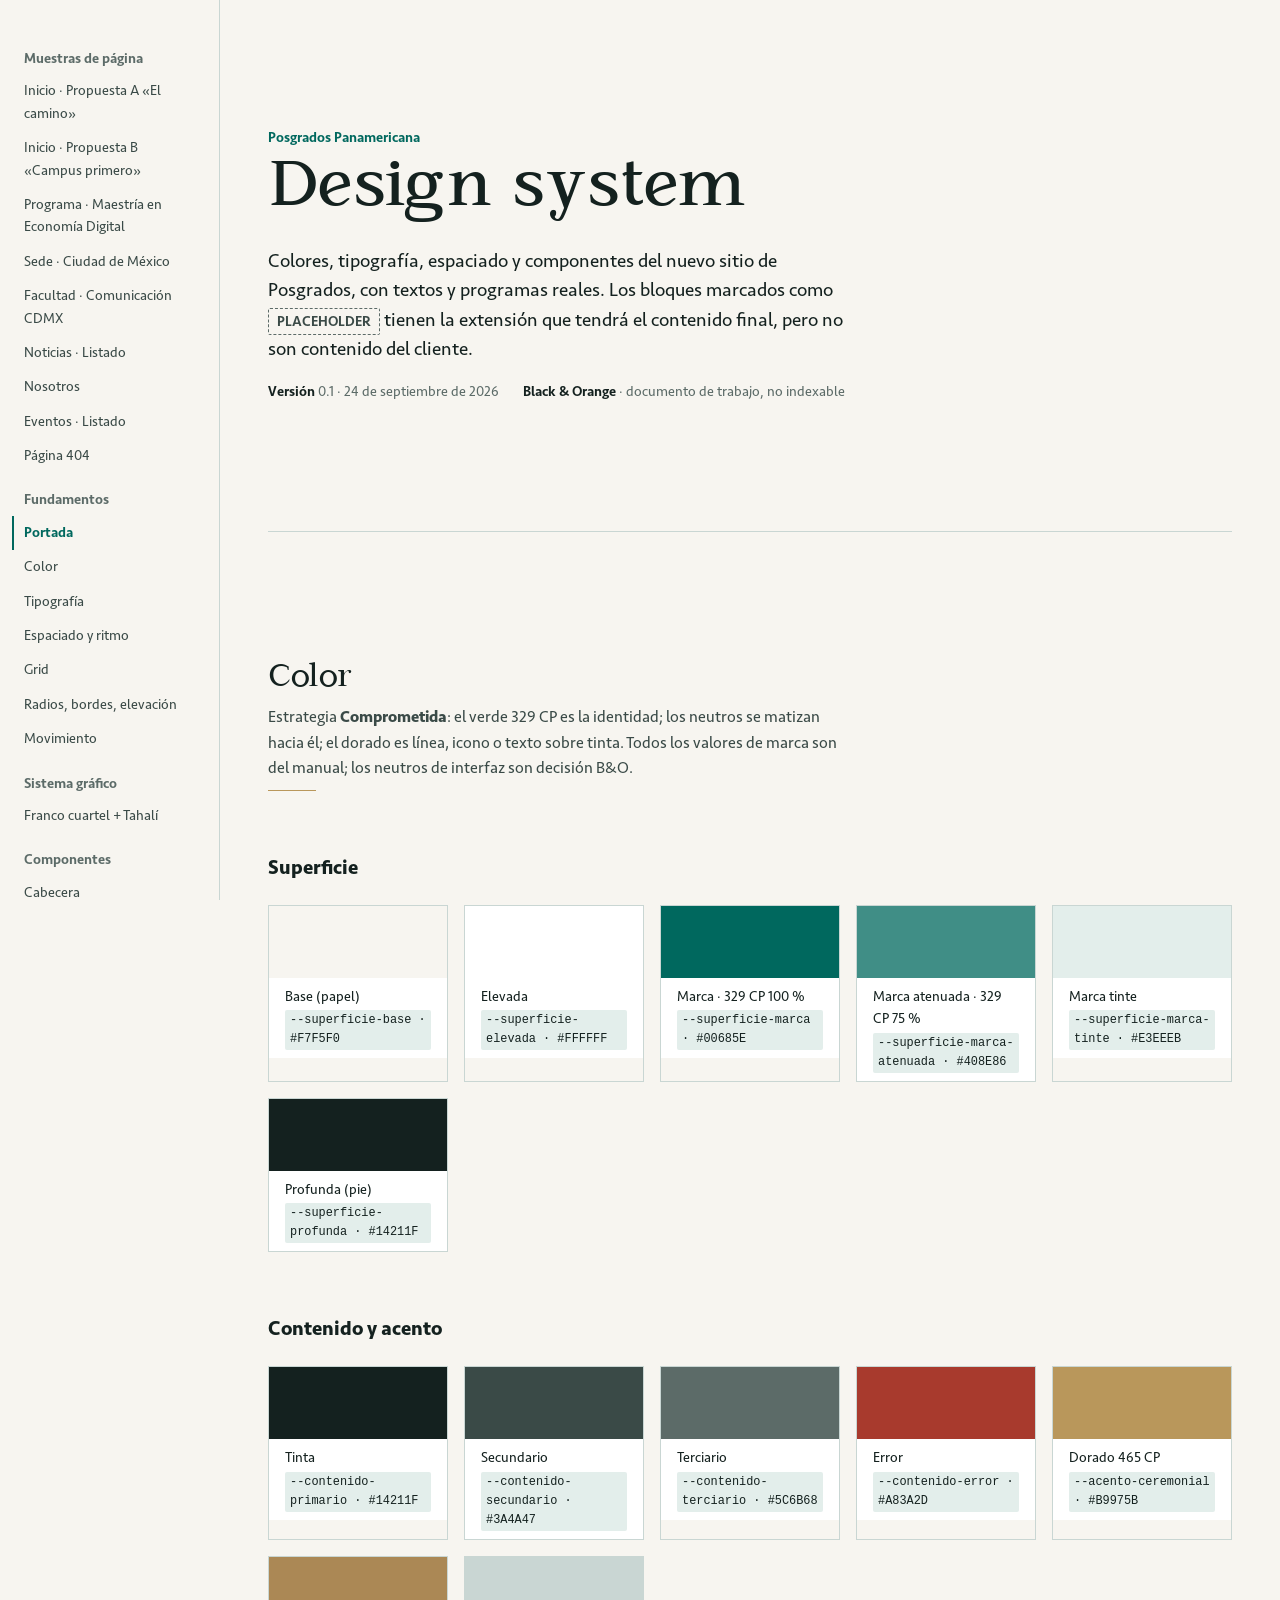
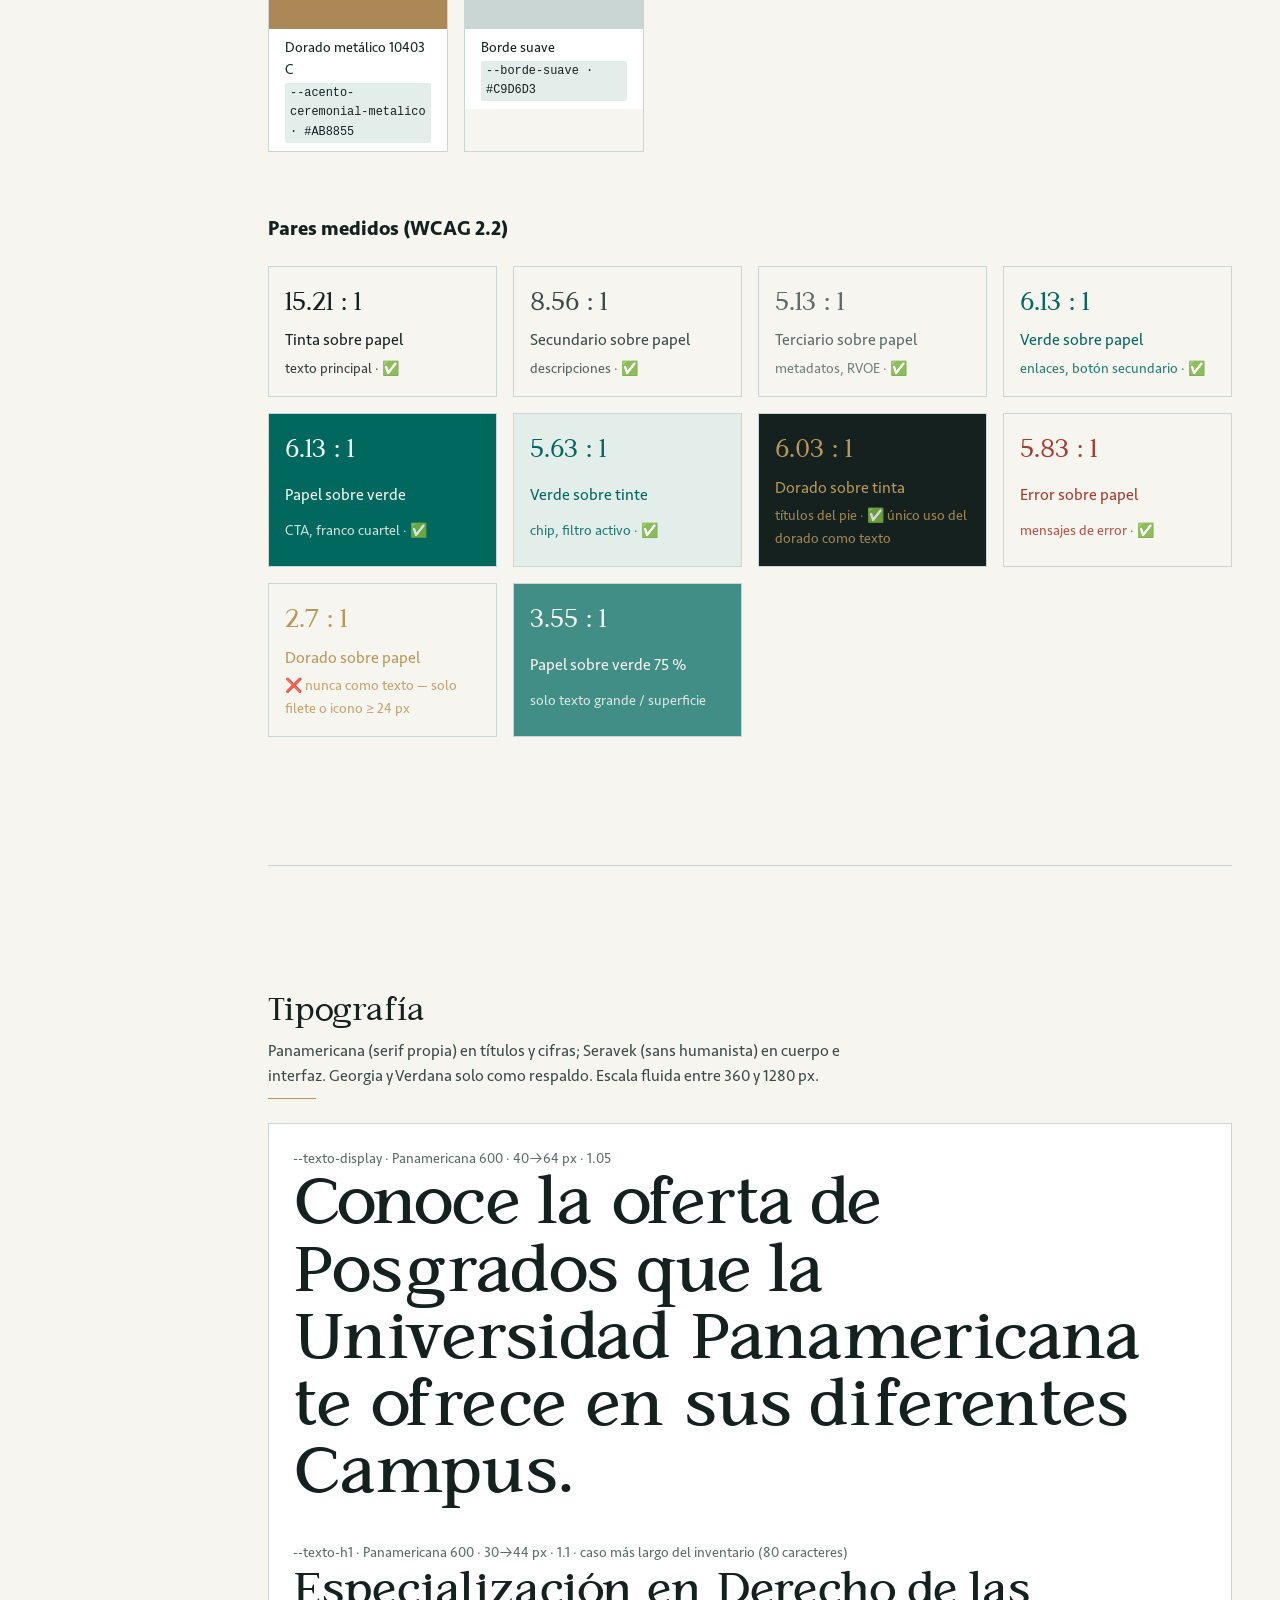
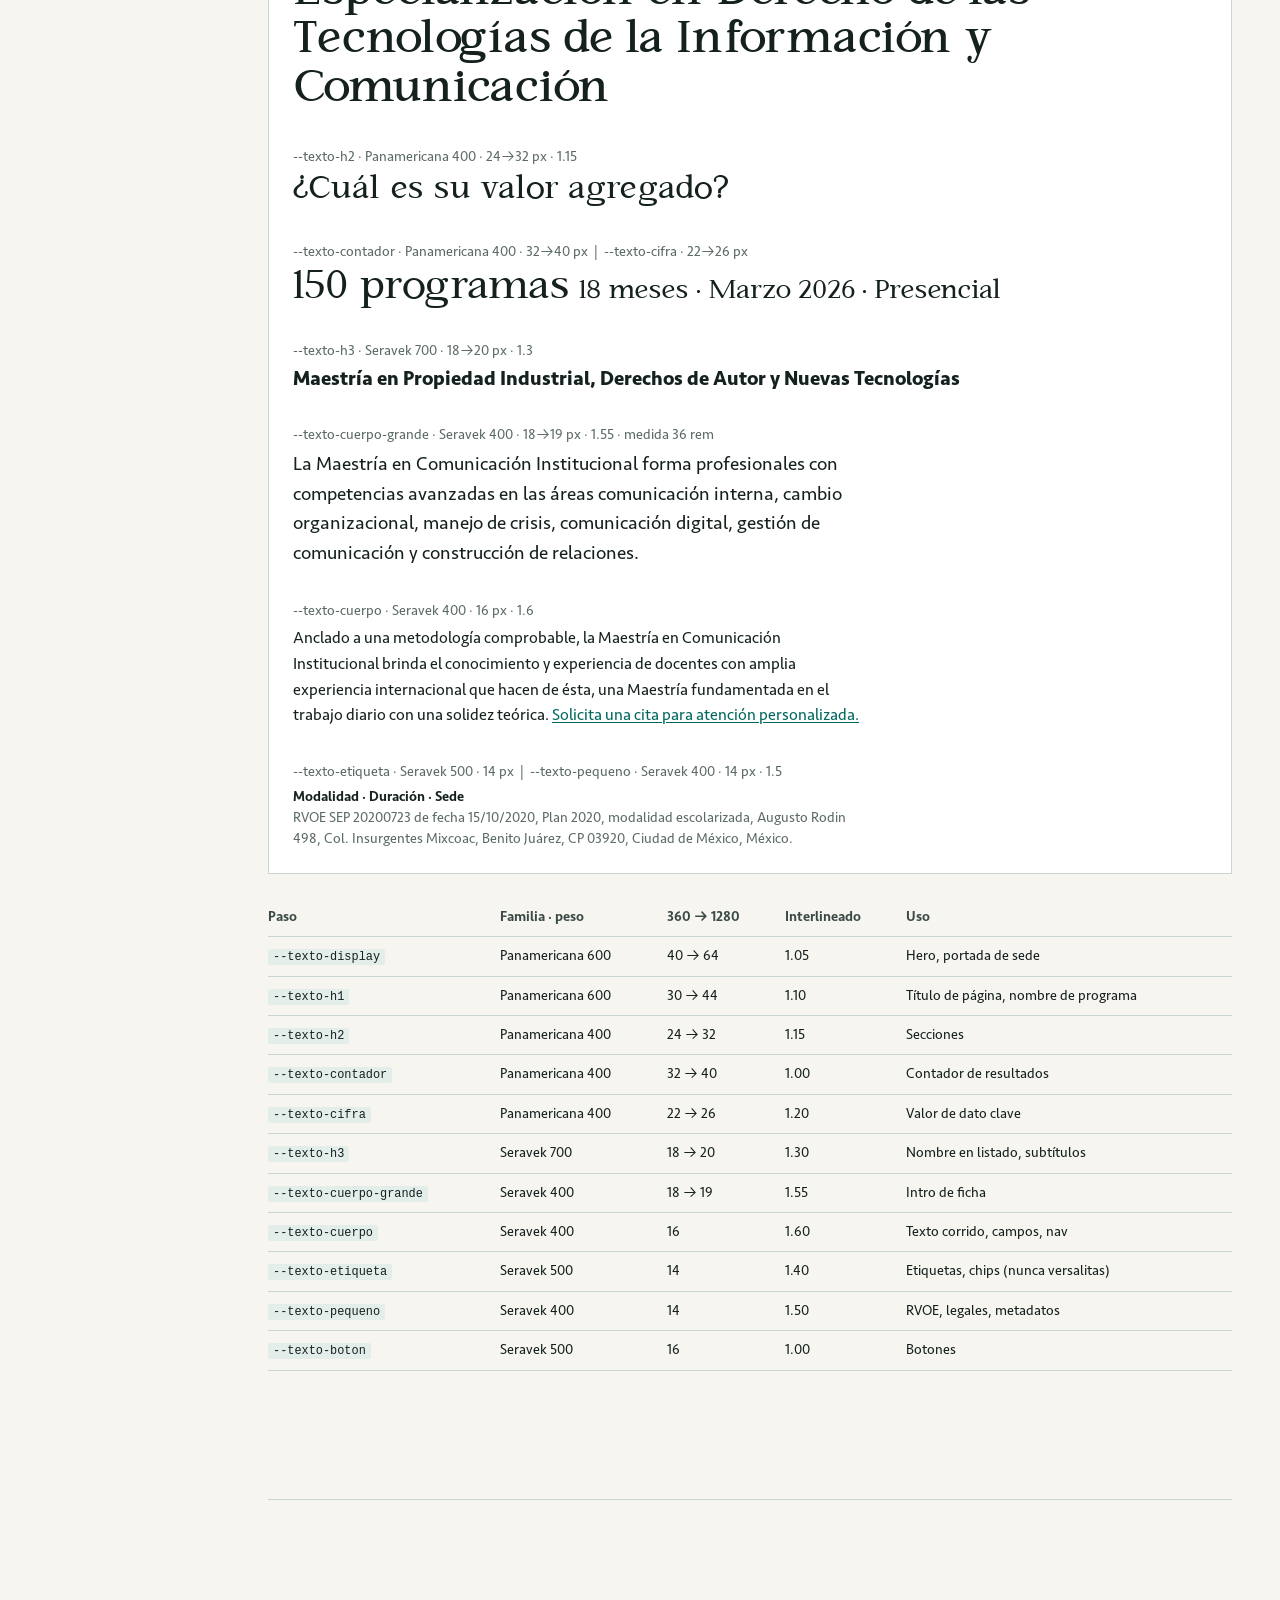
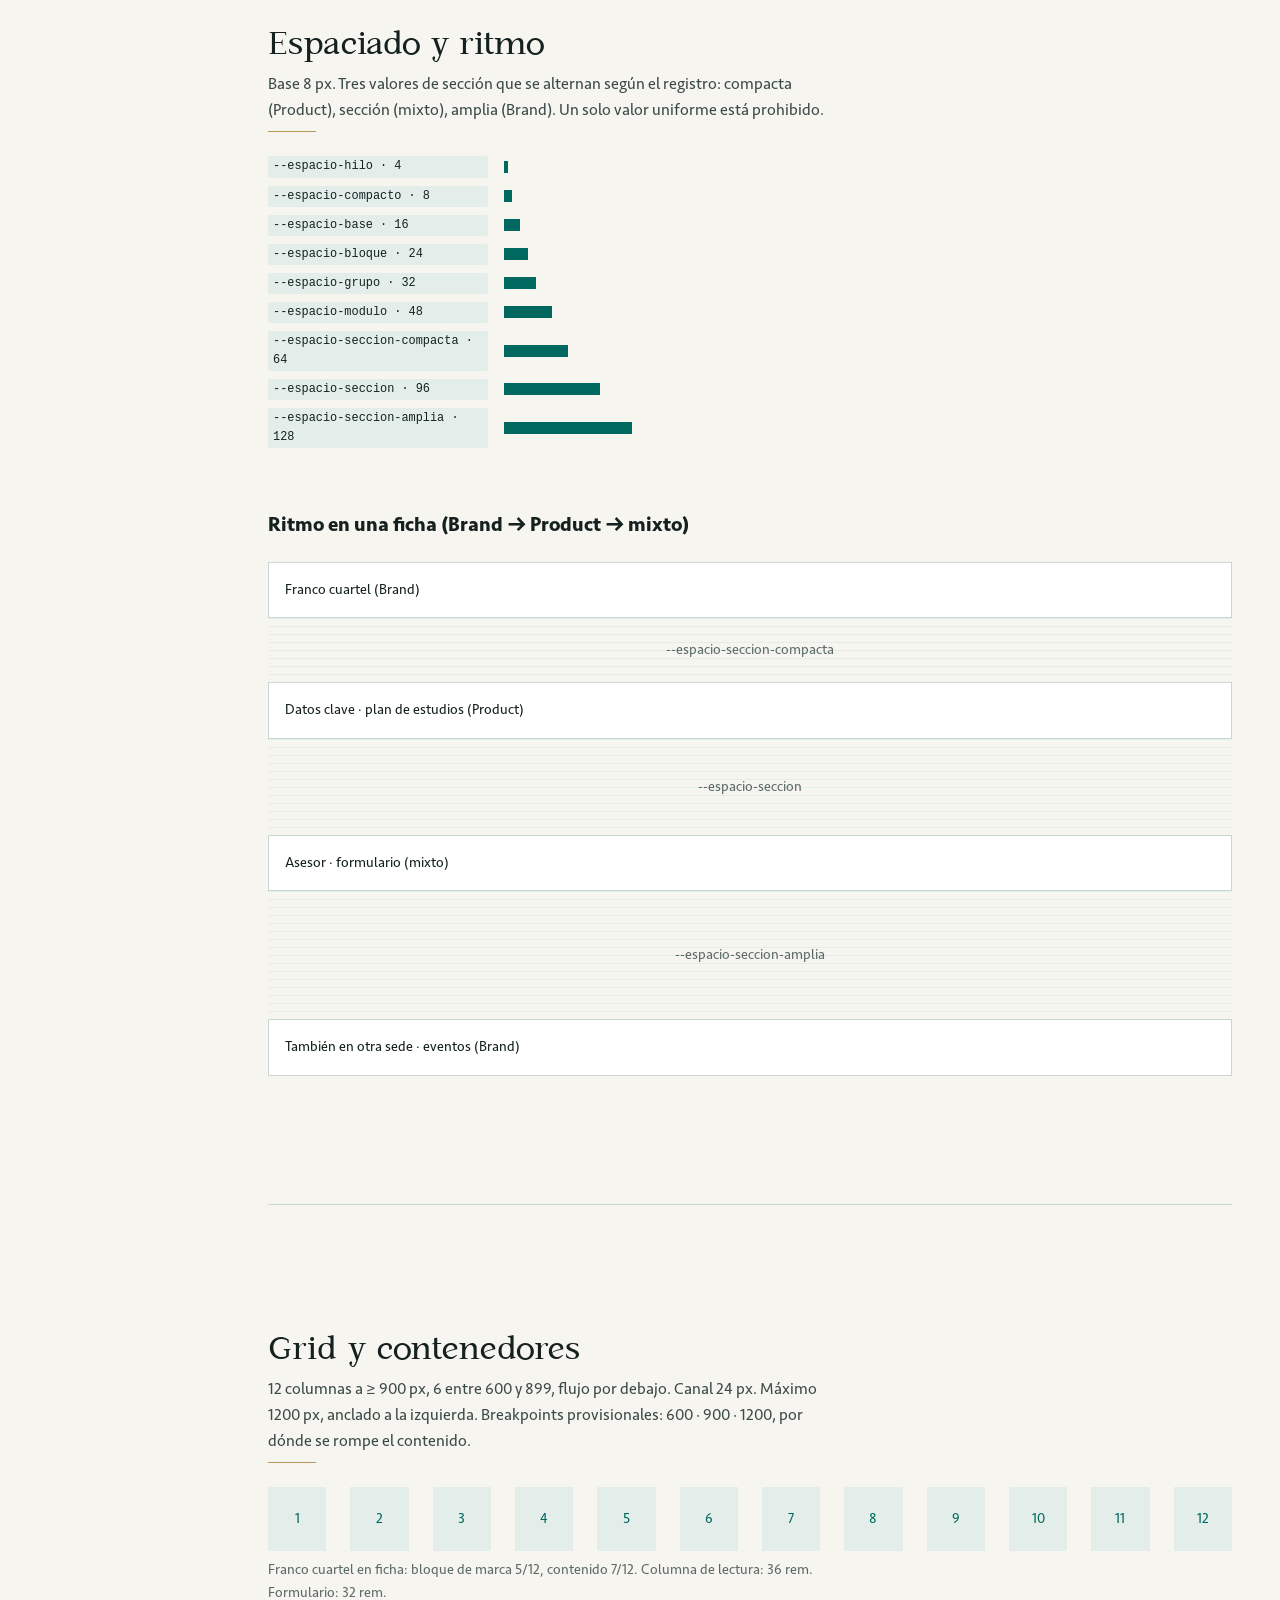
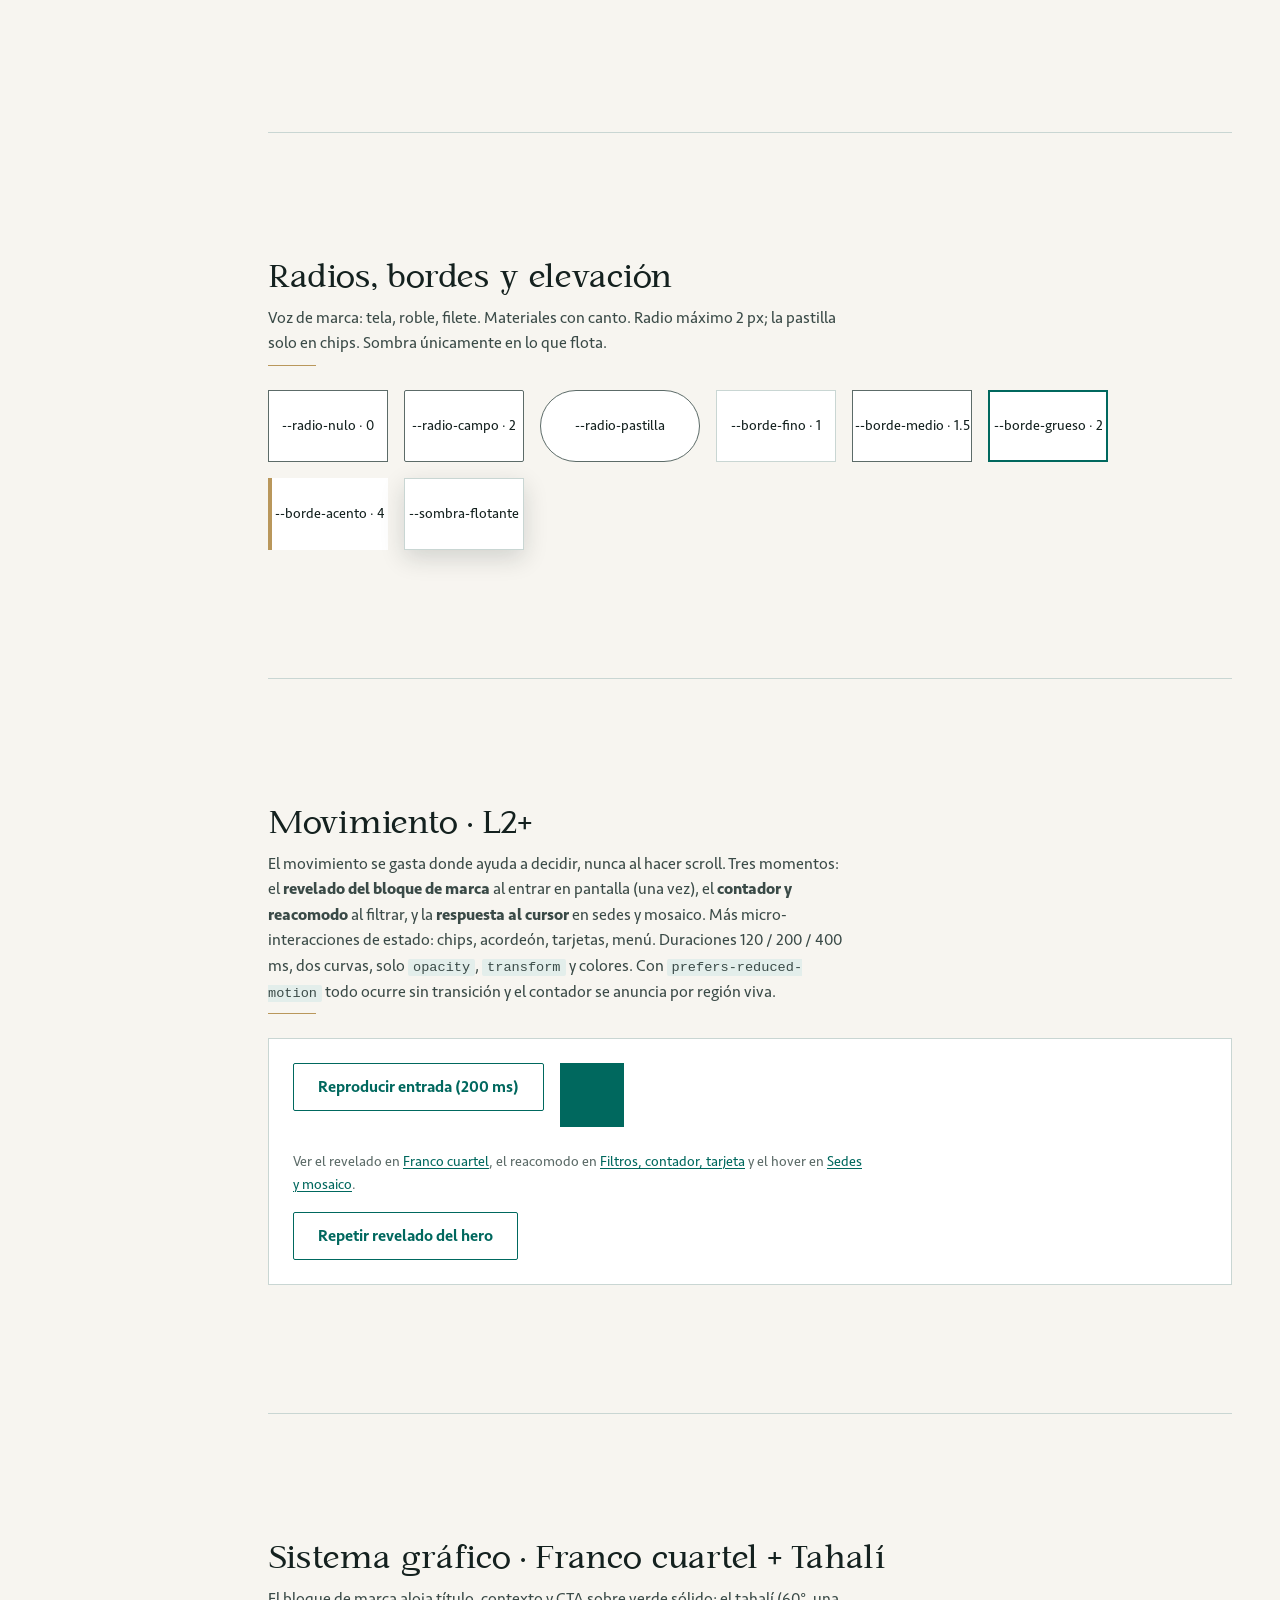
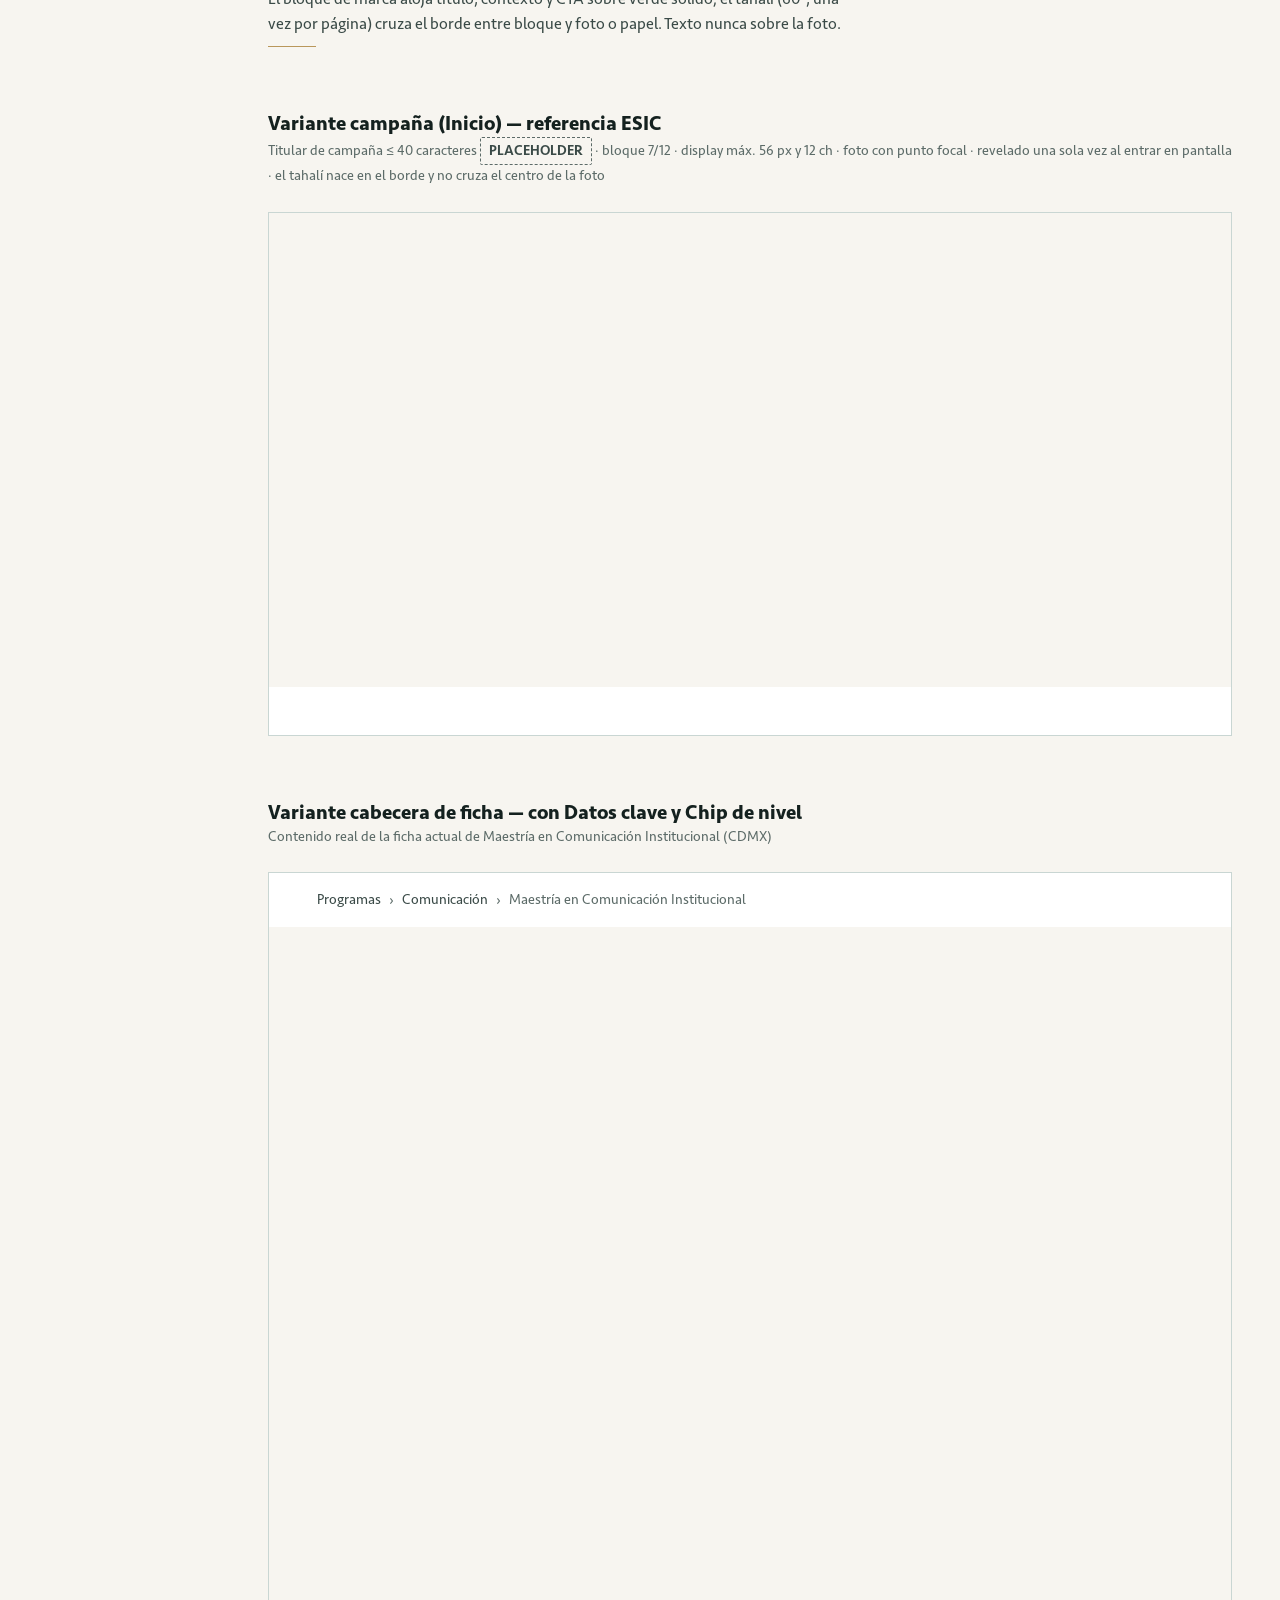
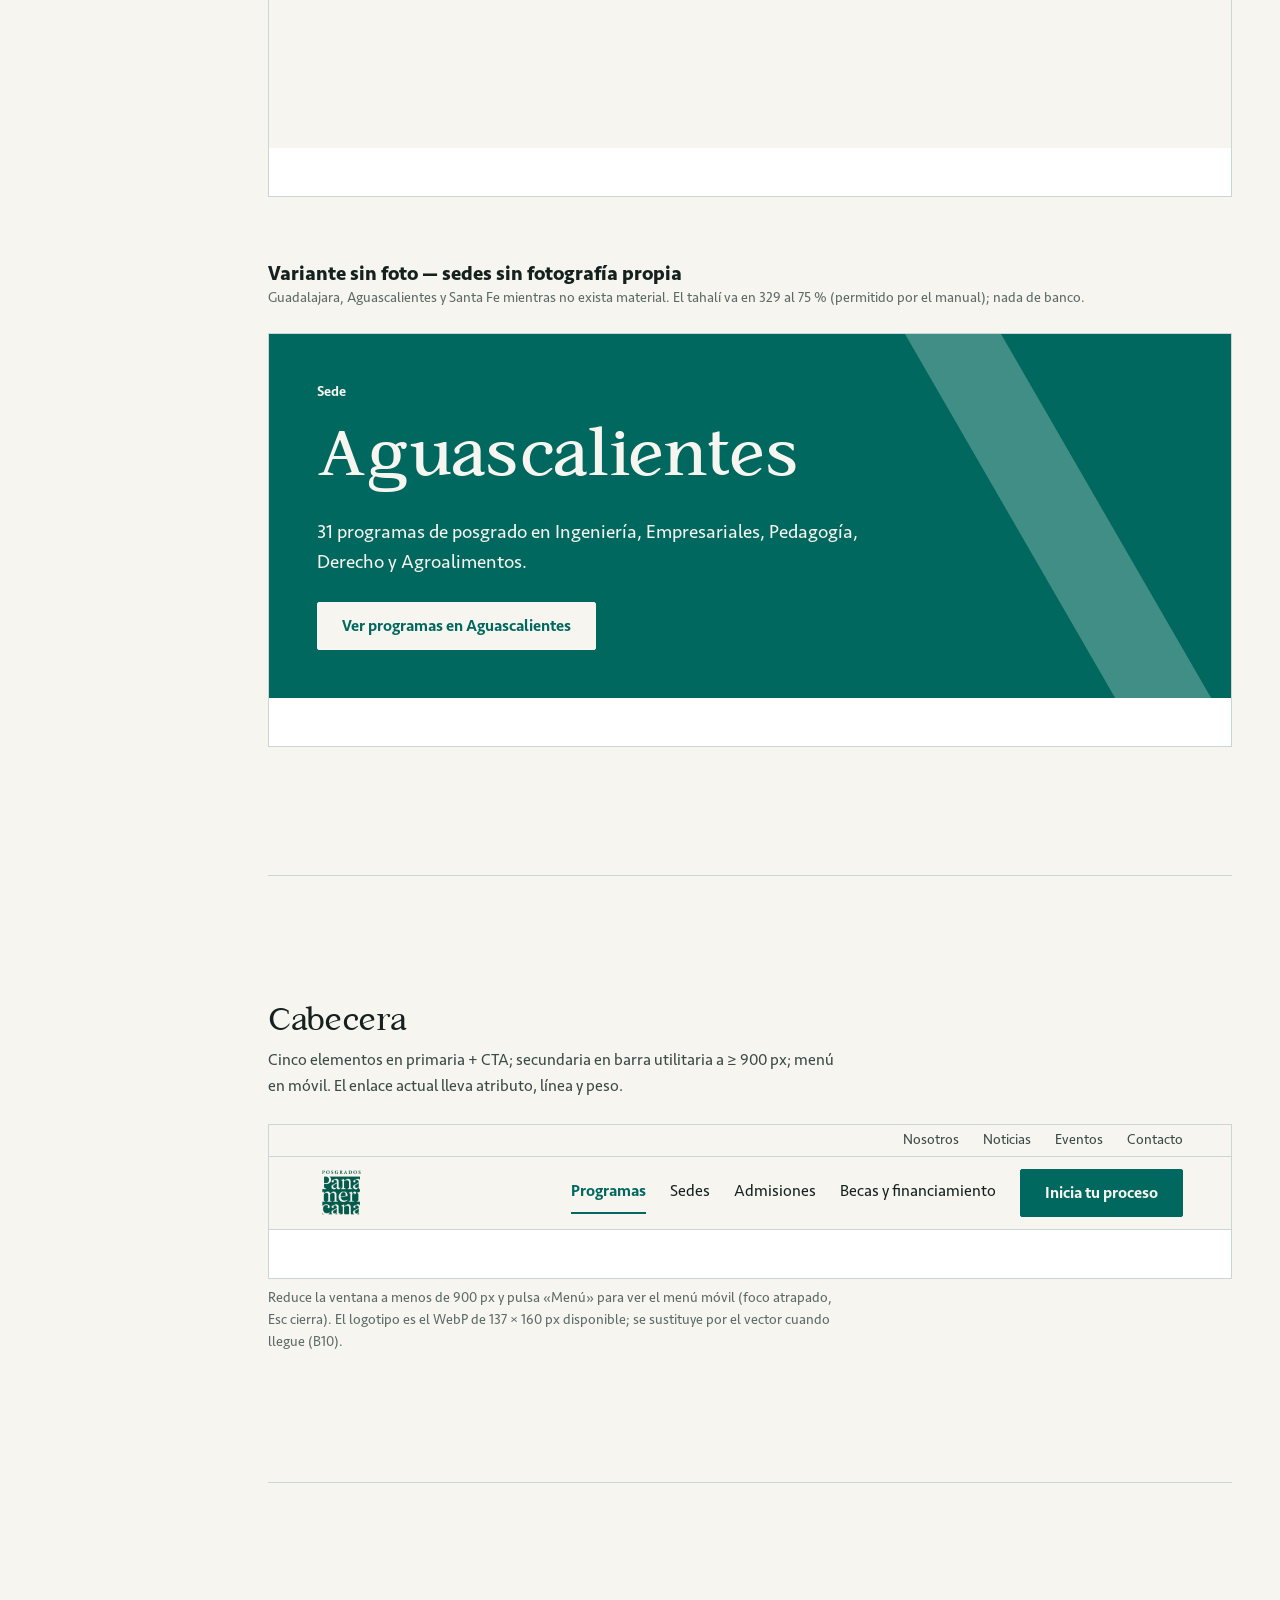
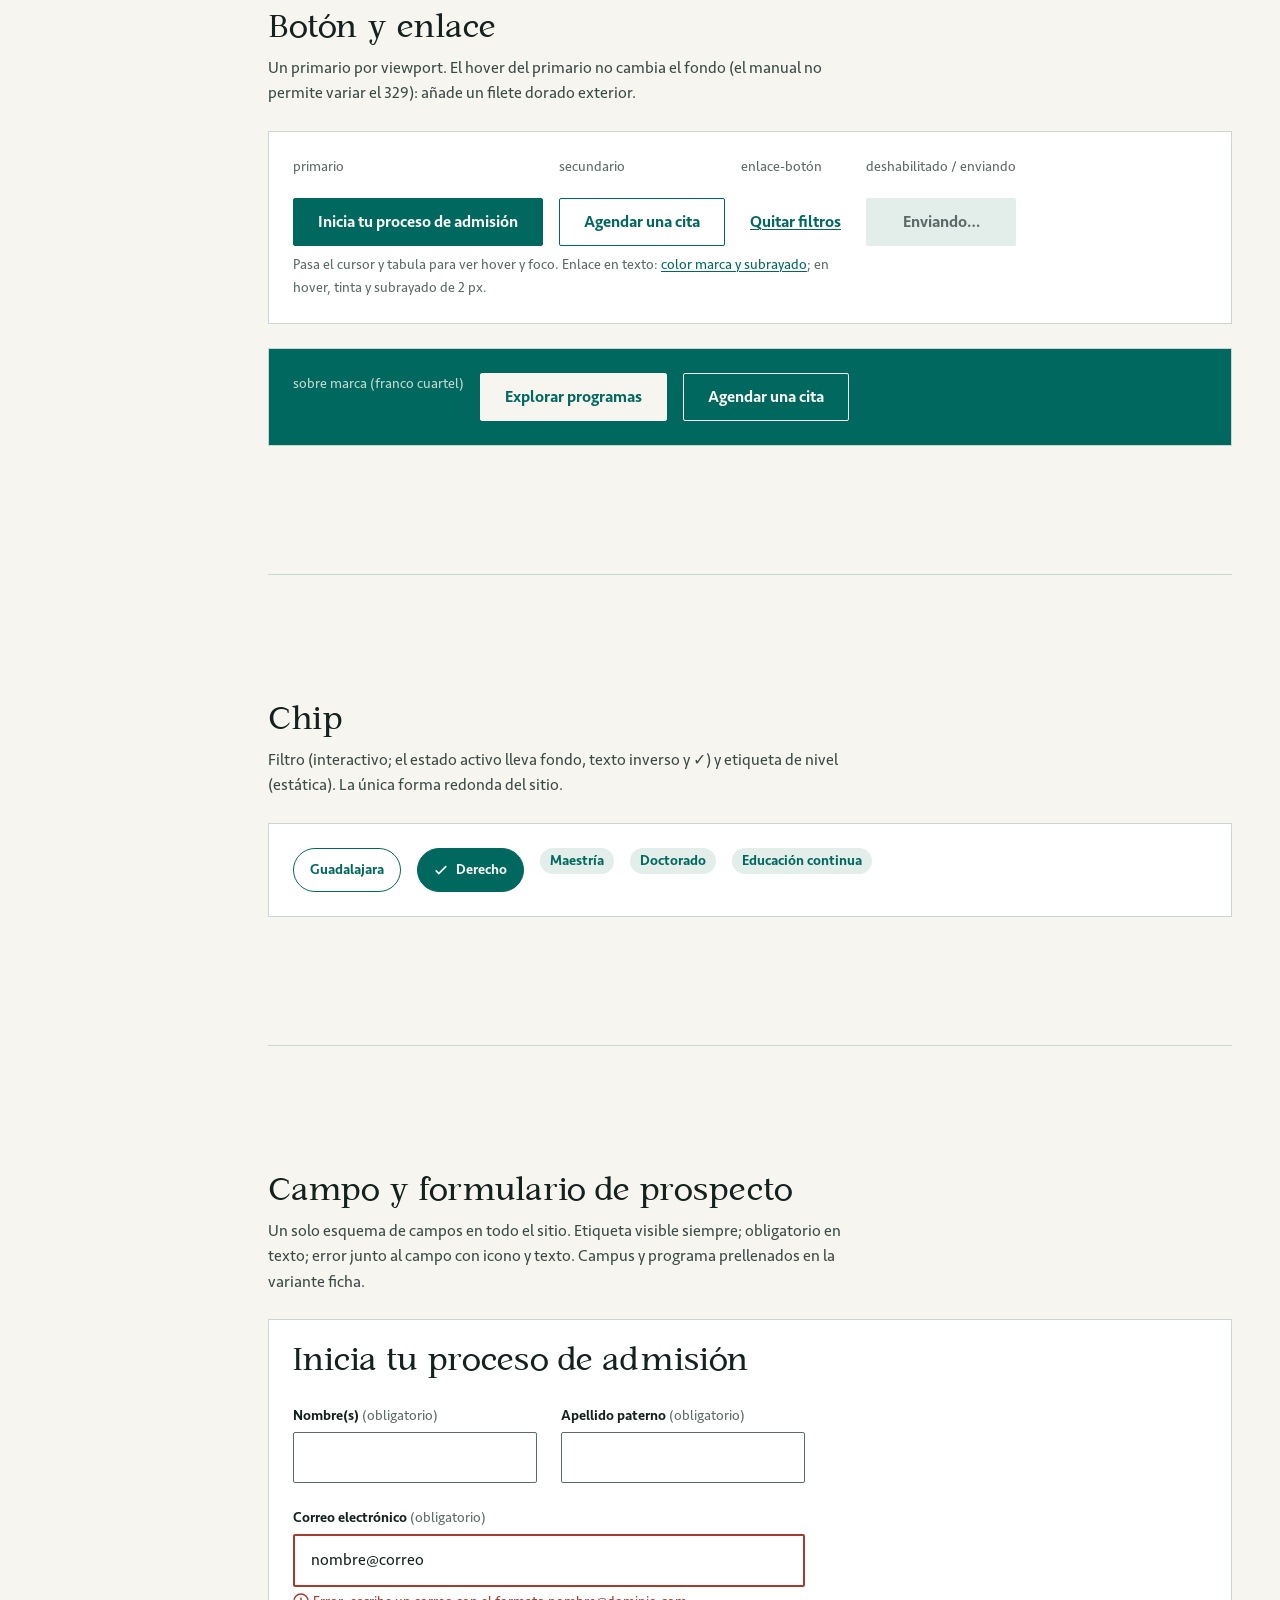
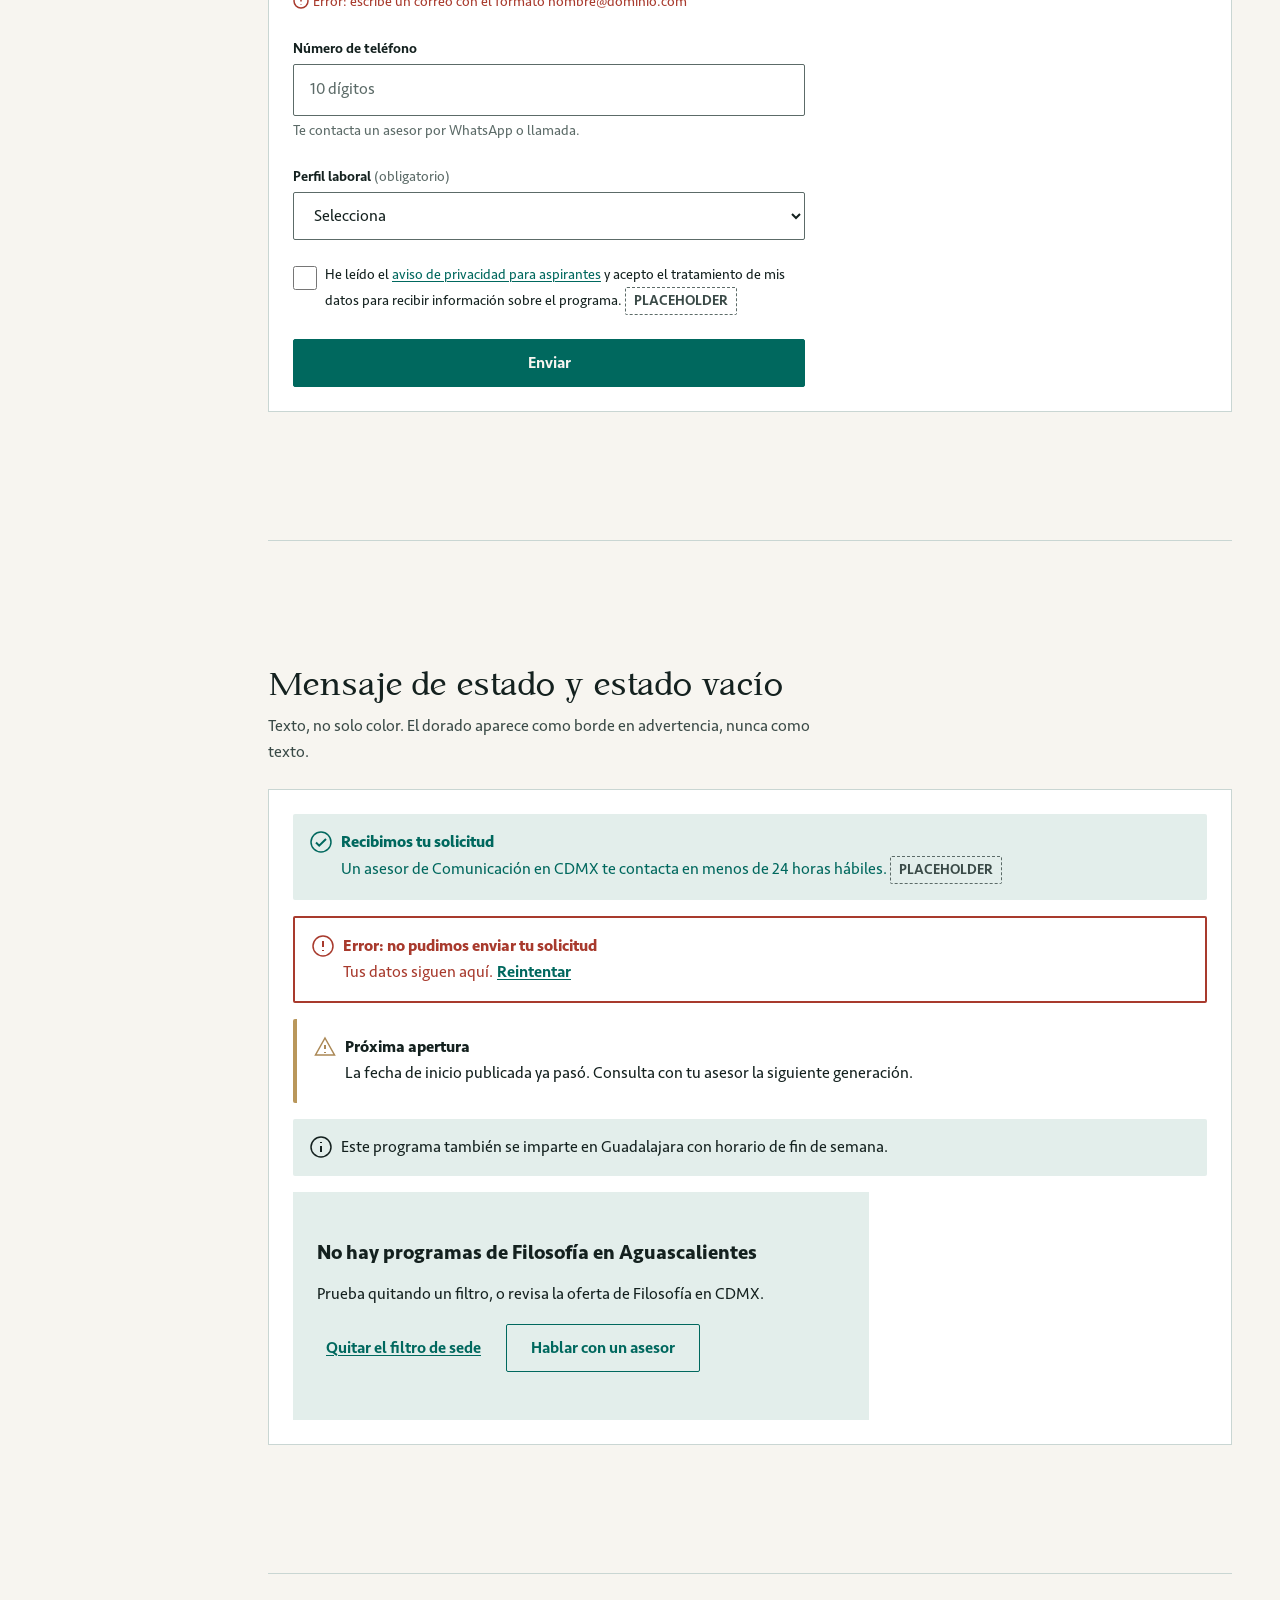
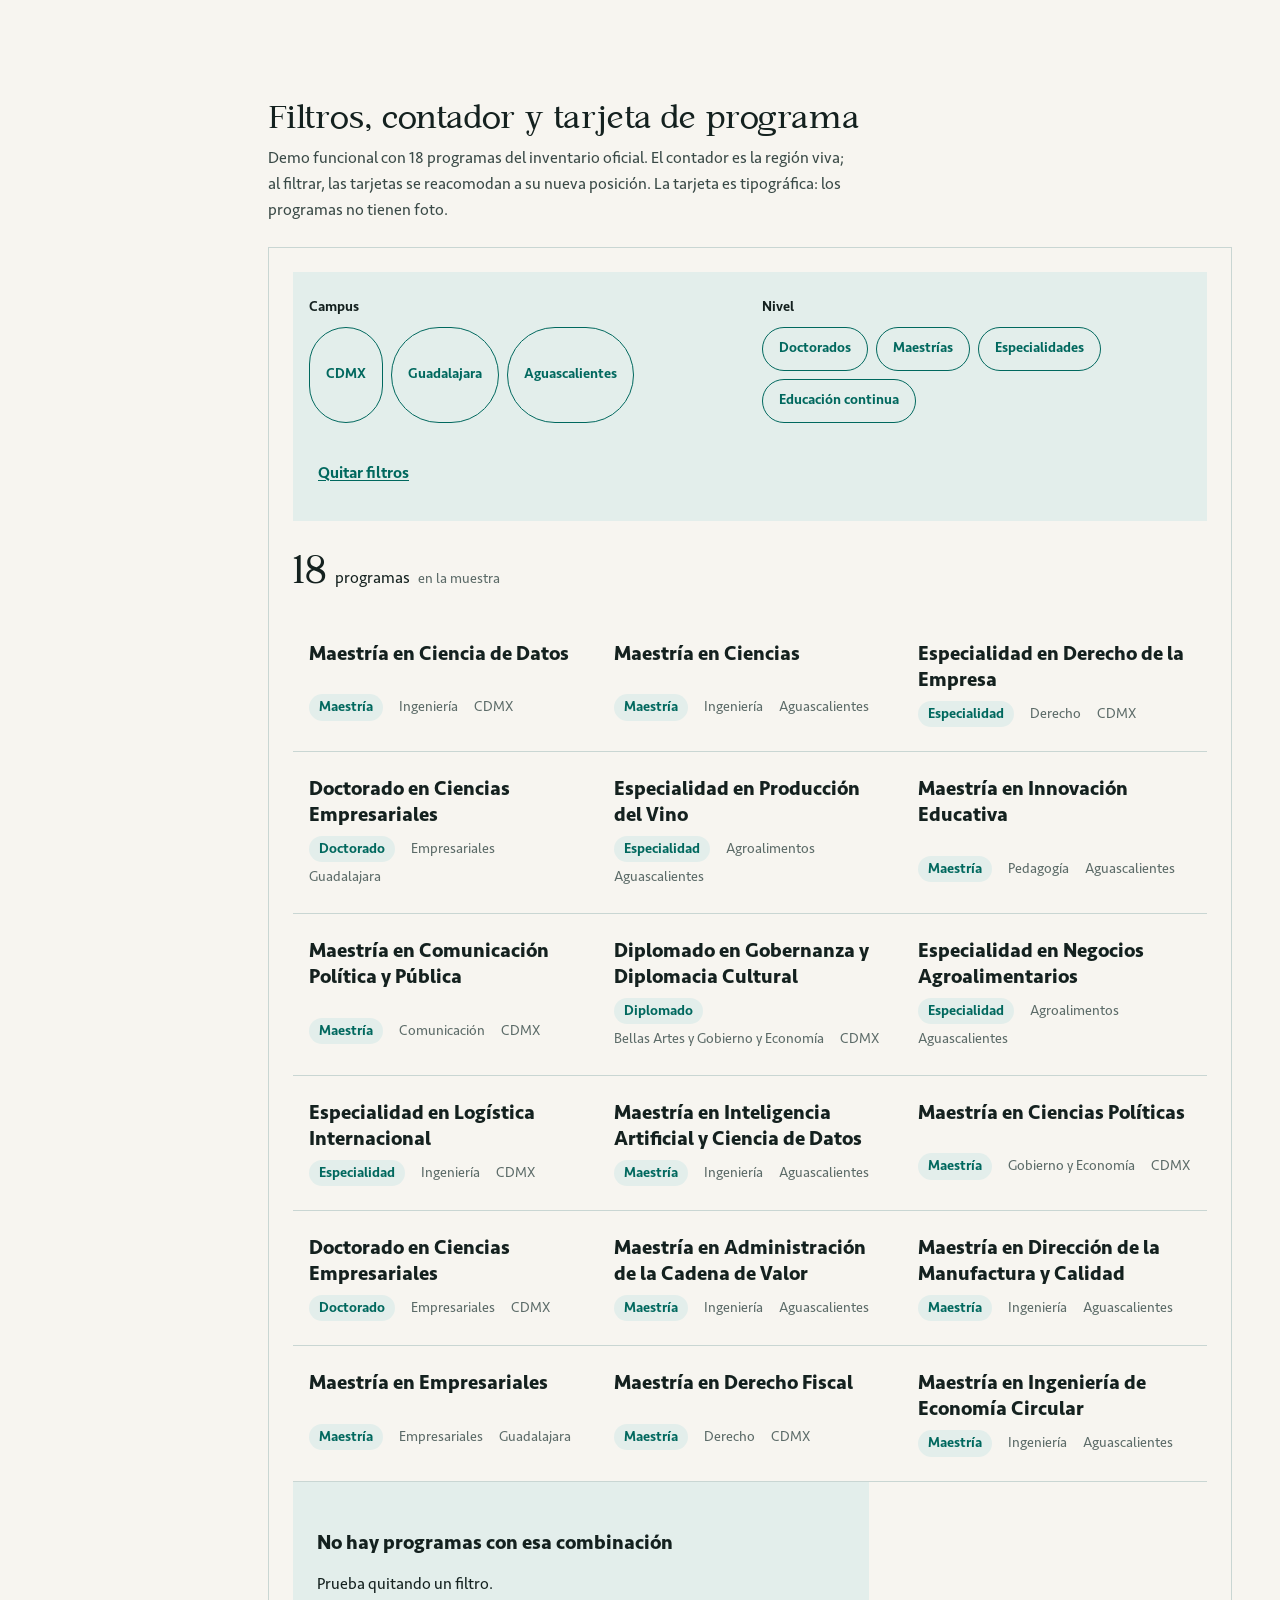
<file: index.html>
<!DOCTYPE html><html lang="es-MX"><head><meta charset="utf-8"><meta name="robots" content="noindex, nofollow"><meta http-equiv="refresh" content="0; url=design-system/"><title>Posgrados Panamericana · B&amp;O</title></head><body><p><a href="design-system/">Design system</a></p></body></html>
</file>
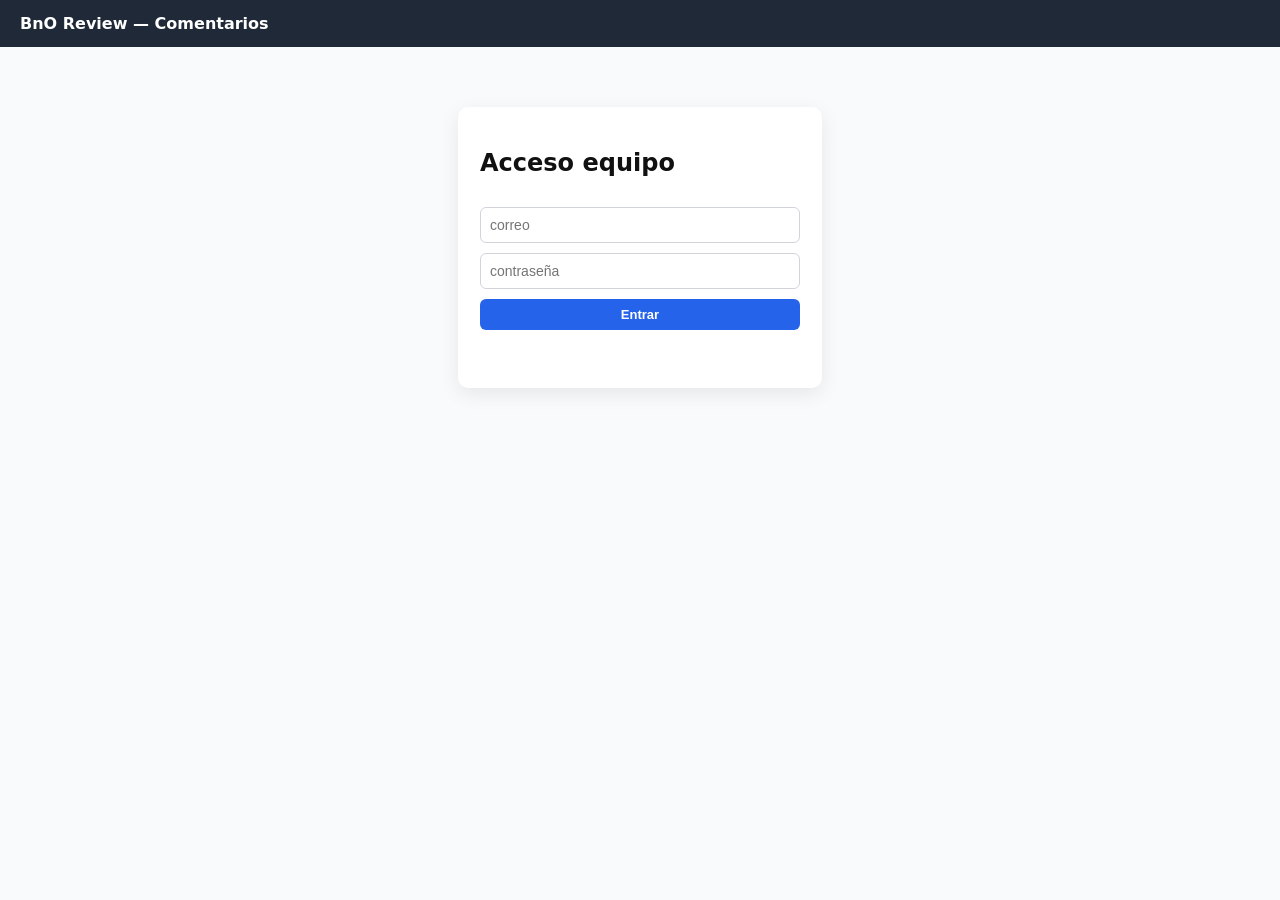
<file: admin/index.html>
<!doctype html>
<html lang="es-MX">
  <head>
    <meta charset="utf-8" />
    <meta name="viewport" content="width=device-width, initial-scale=1" />
    <title>BnO Review — Admin</title>
    <link rel="stylesheet" href="admin.css" />
  </head>
  <body>
    <header class="adm-header"><h1>BnO Review — Comentarios</h1><button id="logout" class="adm-btn adm-hidden">Salir</button></header>

    <section id="login" class="adm-login">
      <h2>Acceso equipo</h2>
      <input id="email" type="email" placeholder="correo" />
      <input id="password" type="password" placeholder="contraseña" />
      <button id="signin" class="adm-btn adm-btn--primary">Entrar</button>
      <p id="login-error" class="adm-error"></p>
    </section>

    <section id="panel" class="adm-panel adm-hidden">
      <div class="adm-filters">
        <select id="f-project"></select>
        <select id="f-page"></select>
        <select id="f-status">
          <option value="">Todos los estados</option>
          <option value="pendiente">Pendiente</option>
          <option value="en-proceso">En proceso</option>
          <option value="resuelto">Resuelto</option>
        </select>
        <button id="refresh" class="adm-btn">Actualizar</button>
      </div>
      <table class="adm-table">
        <thead><tr><th>Estado</th><th>Página</th><th>Elemento</th><th>Usuario</th><th>Comentario</th><th>Fecha</th><th></th></tr></thead>
        <tbody id="rows"></tbody>
      </table>
    </section>

    <script type="module" src="admin.js"></script>
  </body>
</html>
</file>
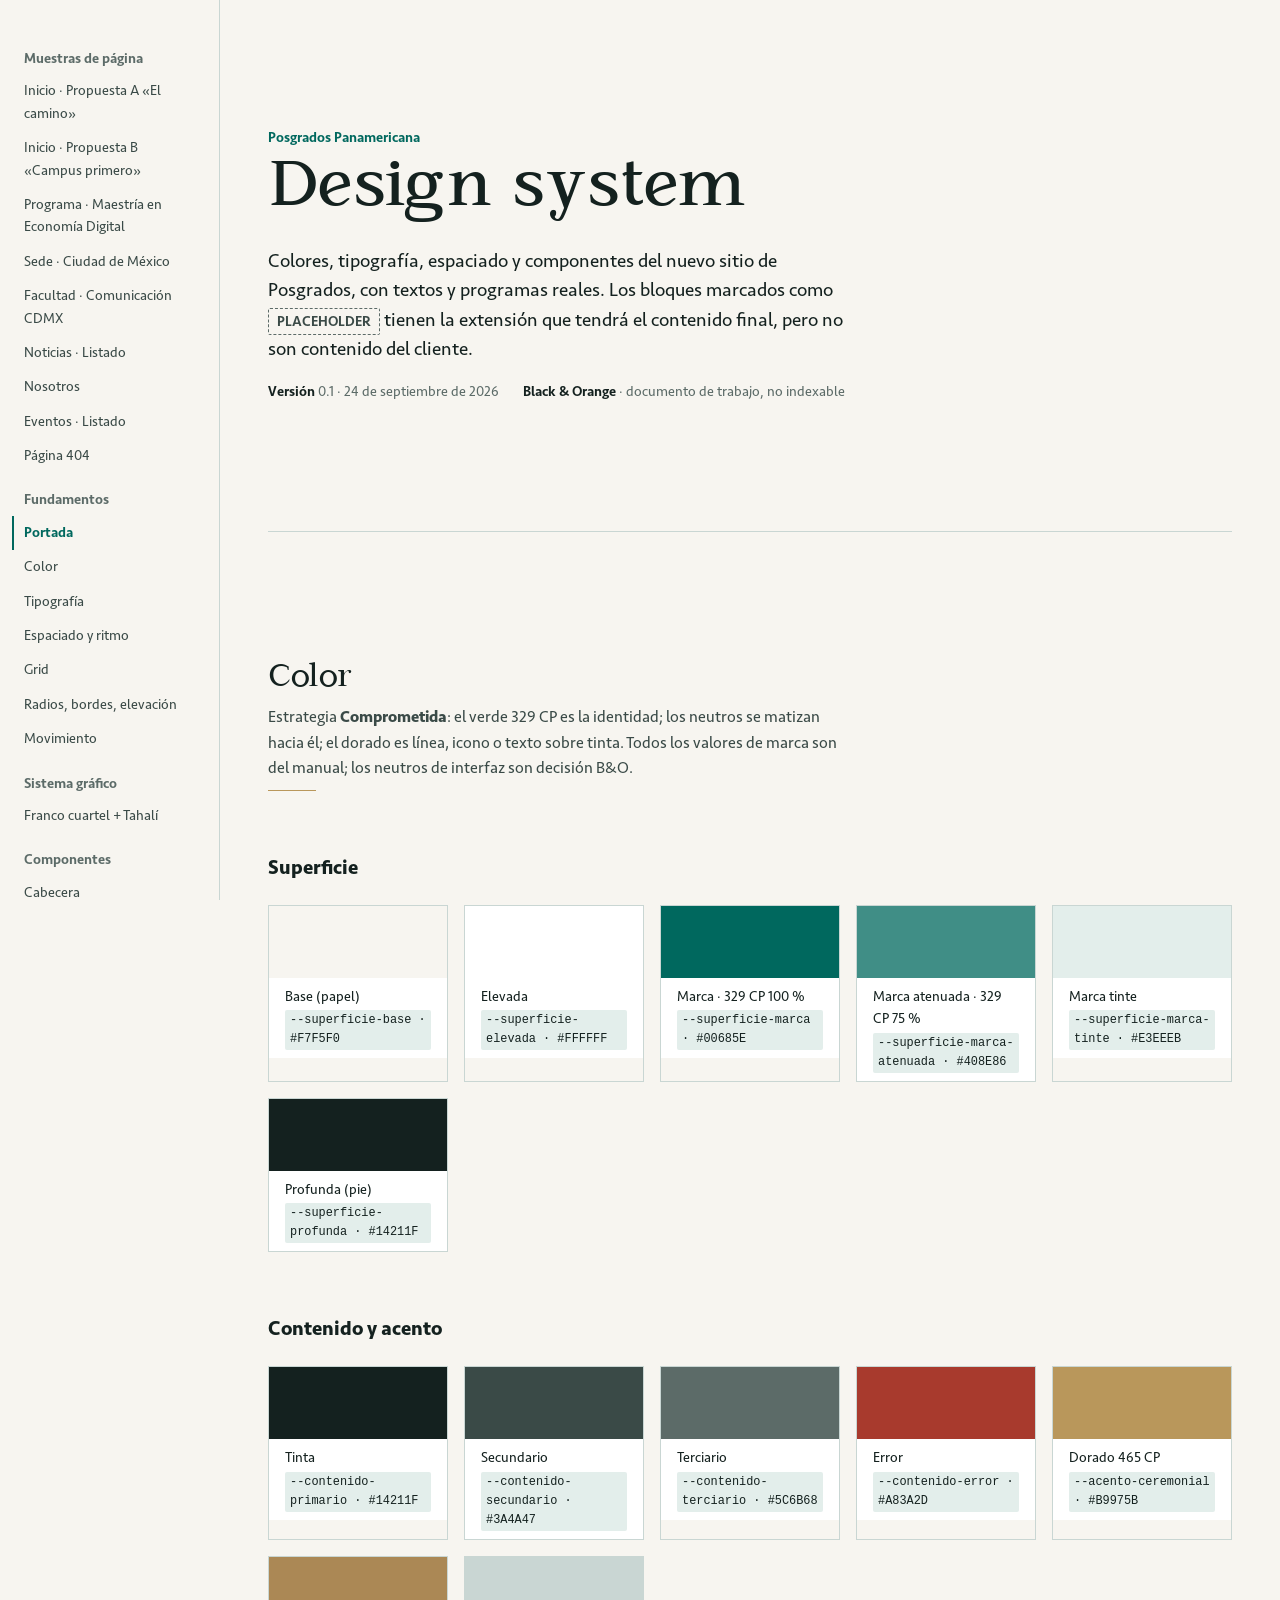
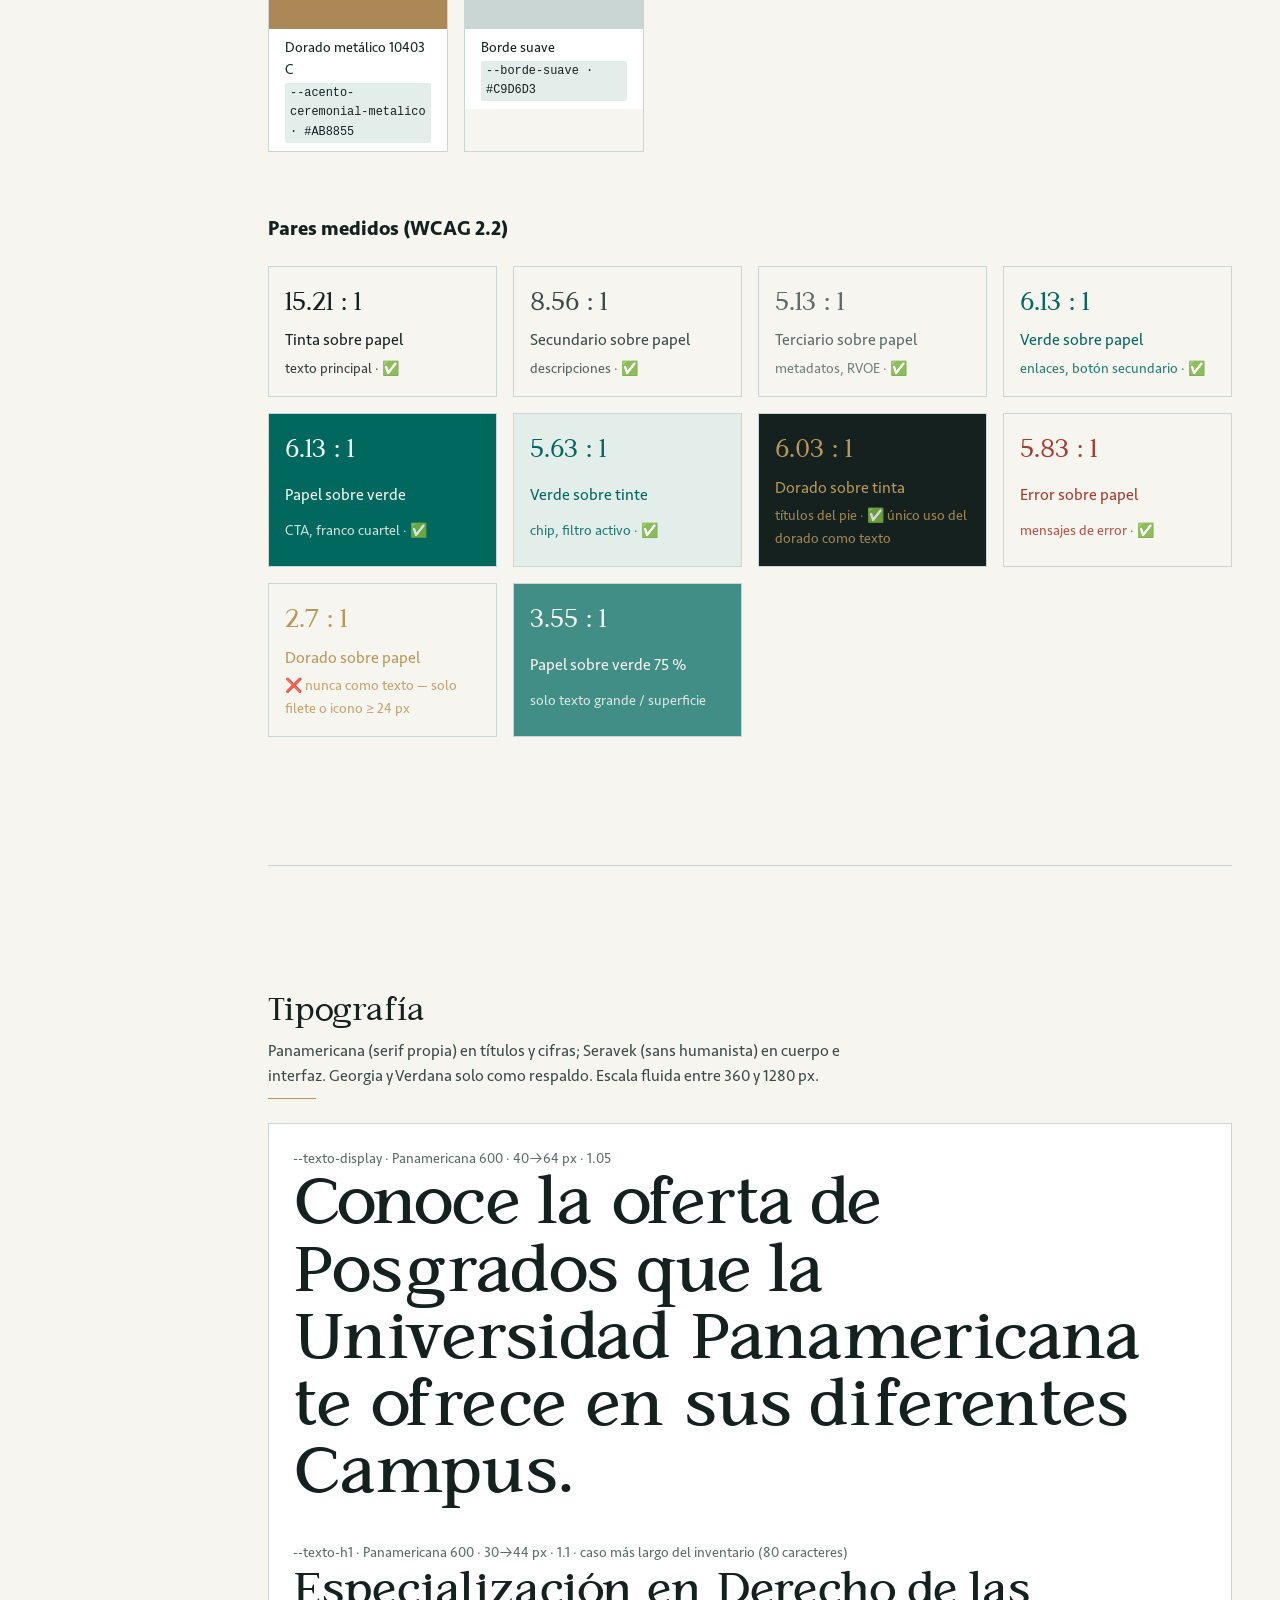
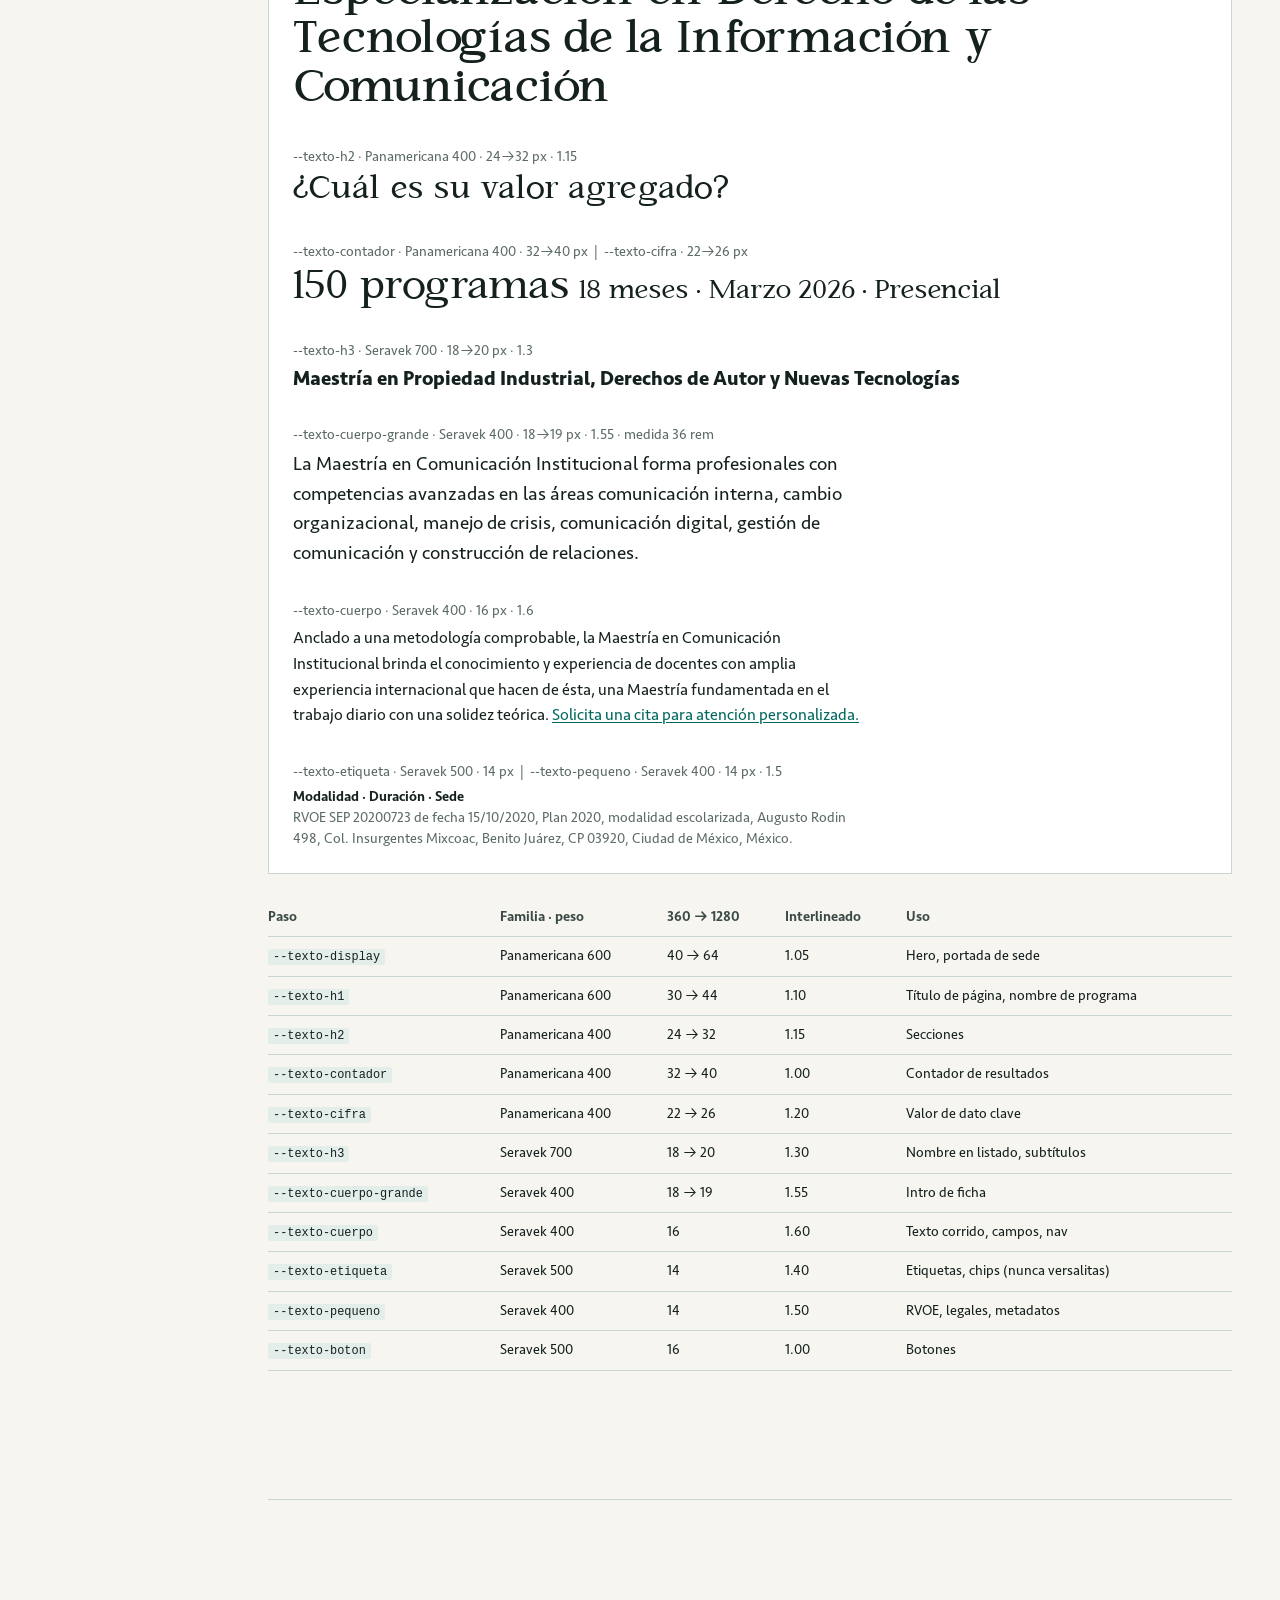
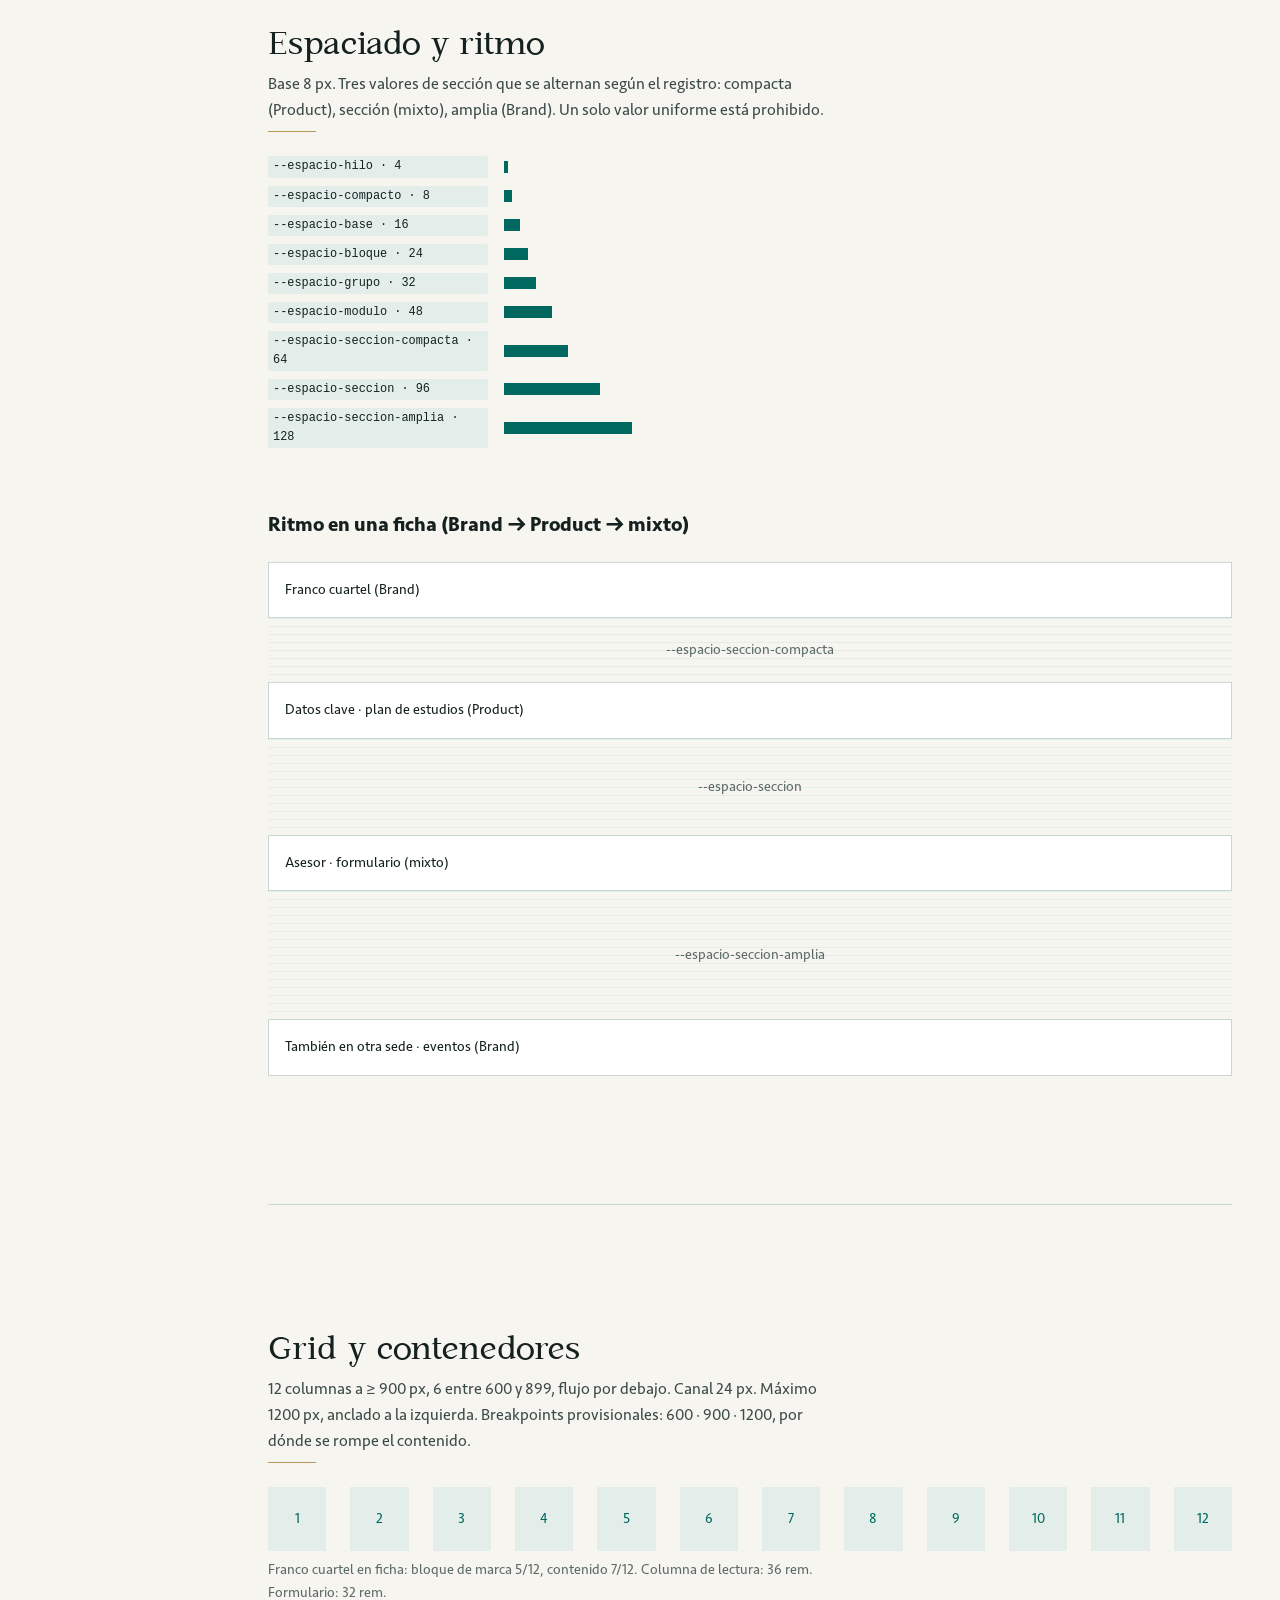
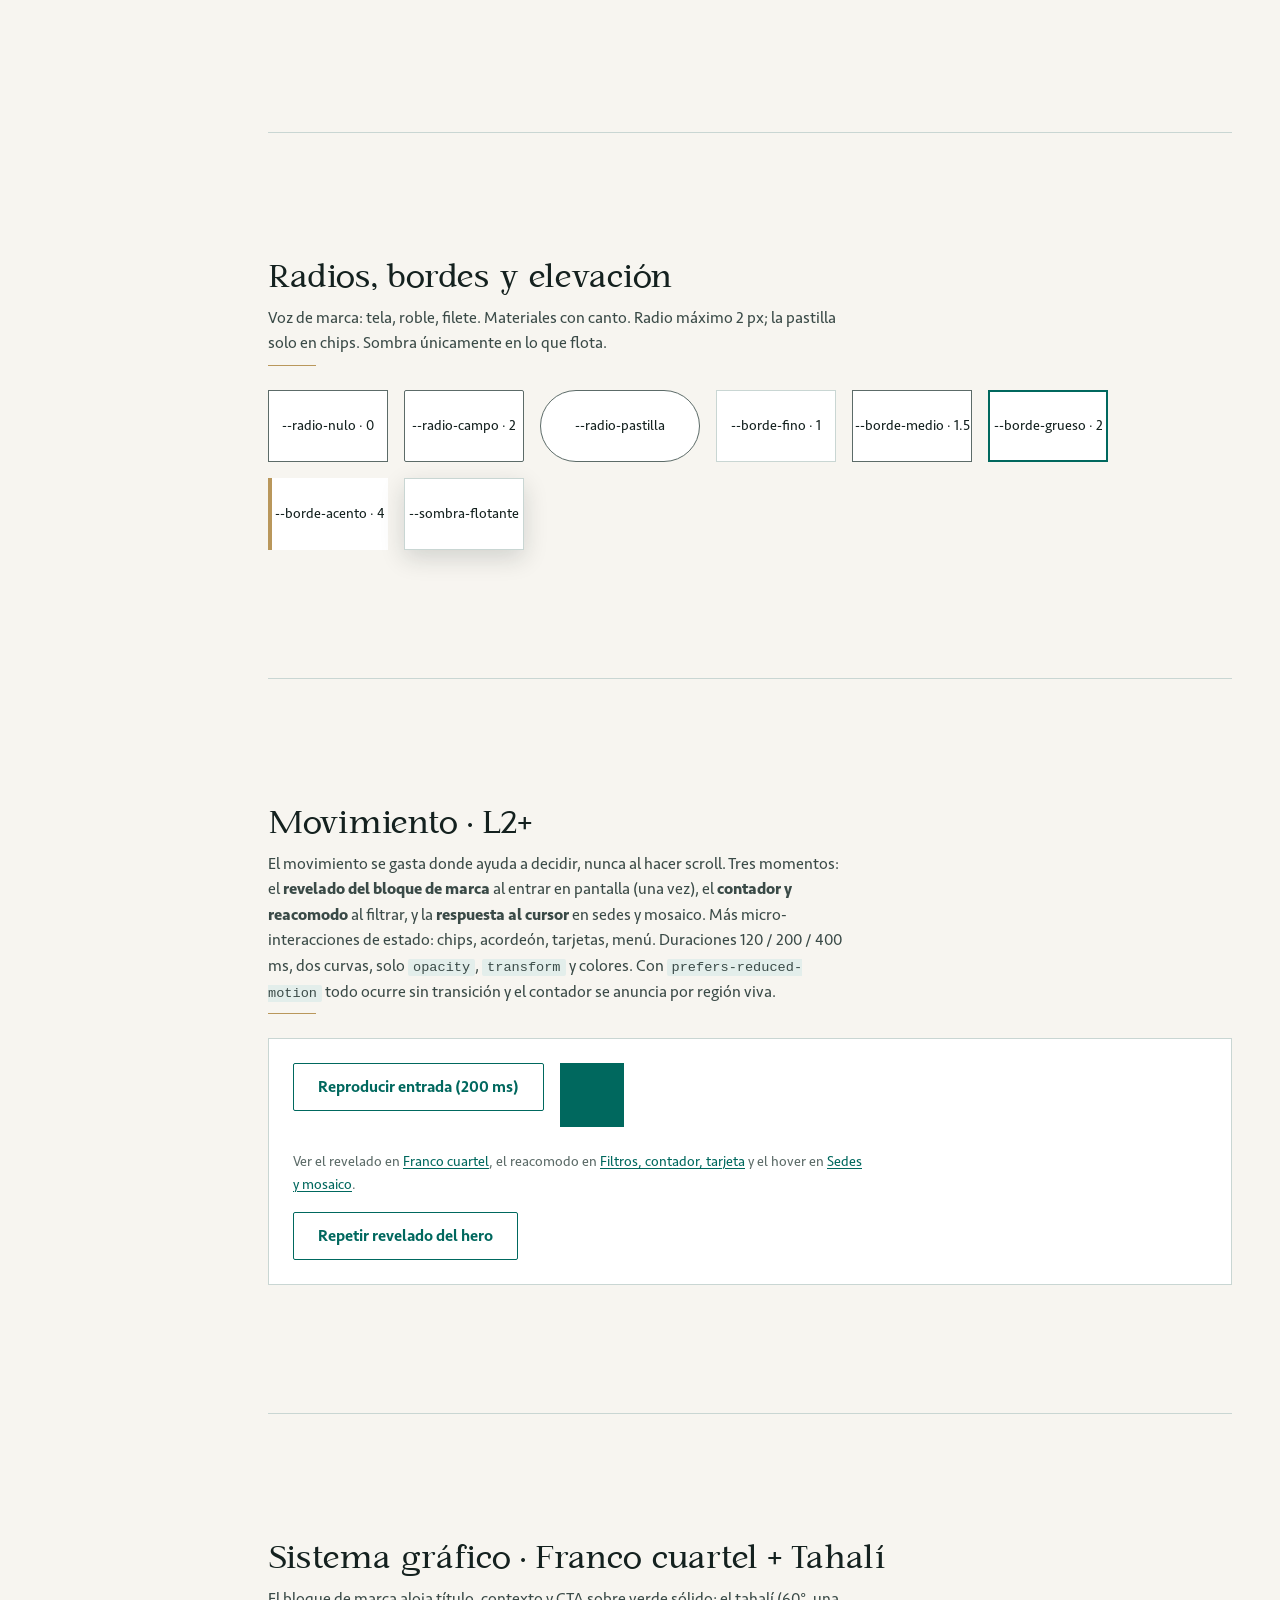
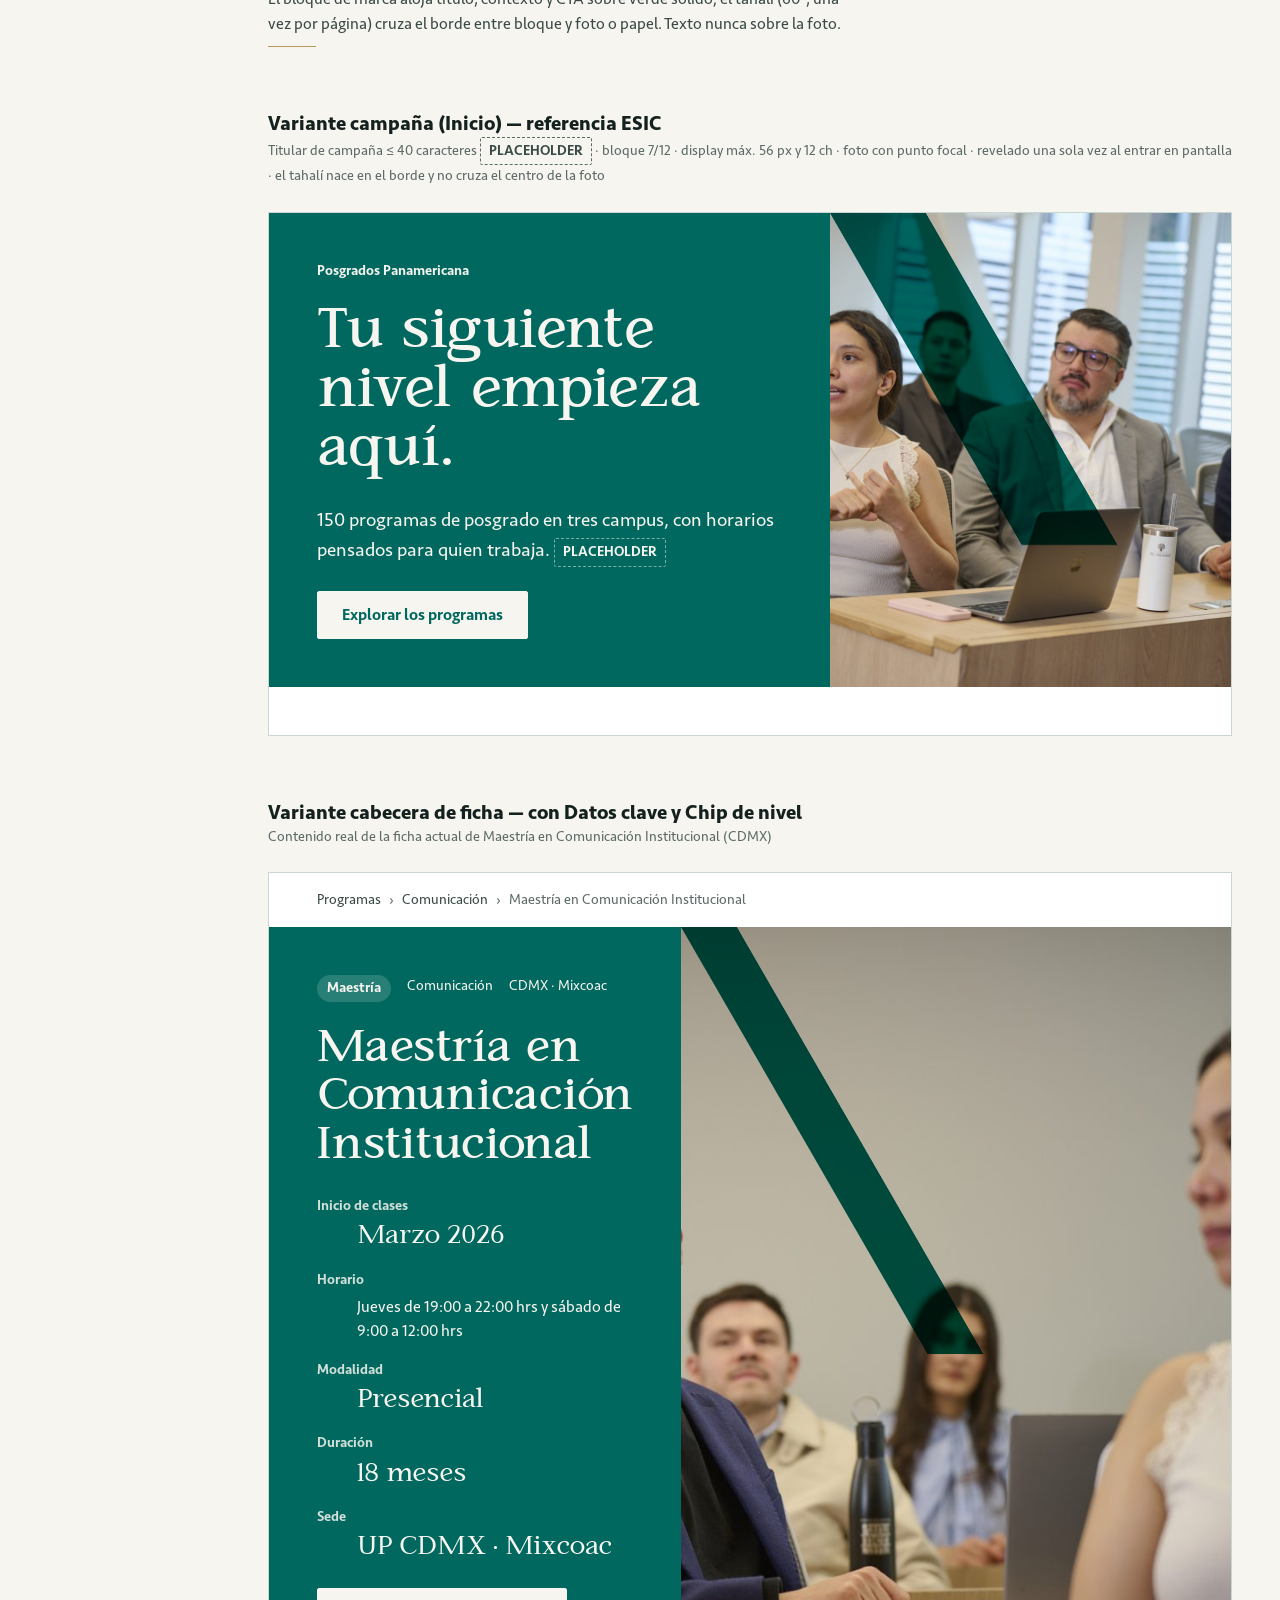
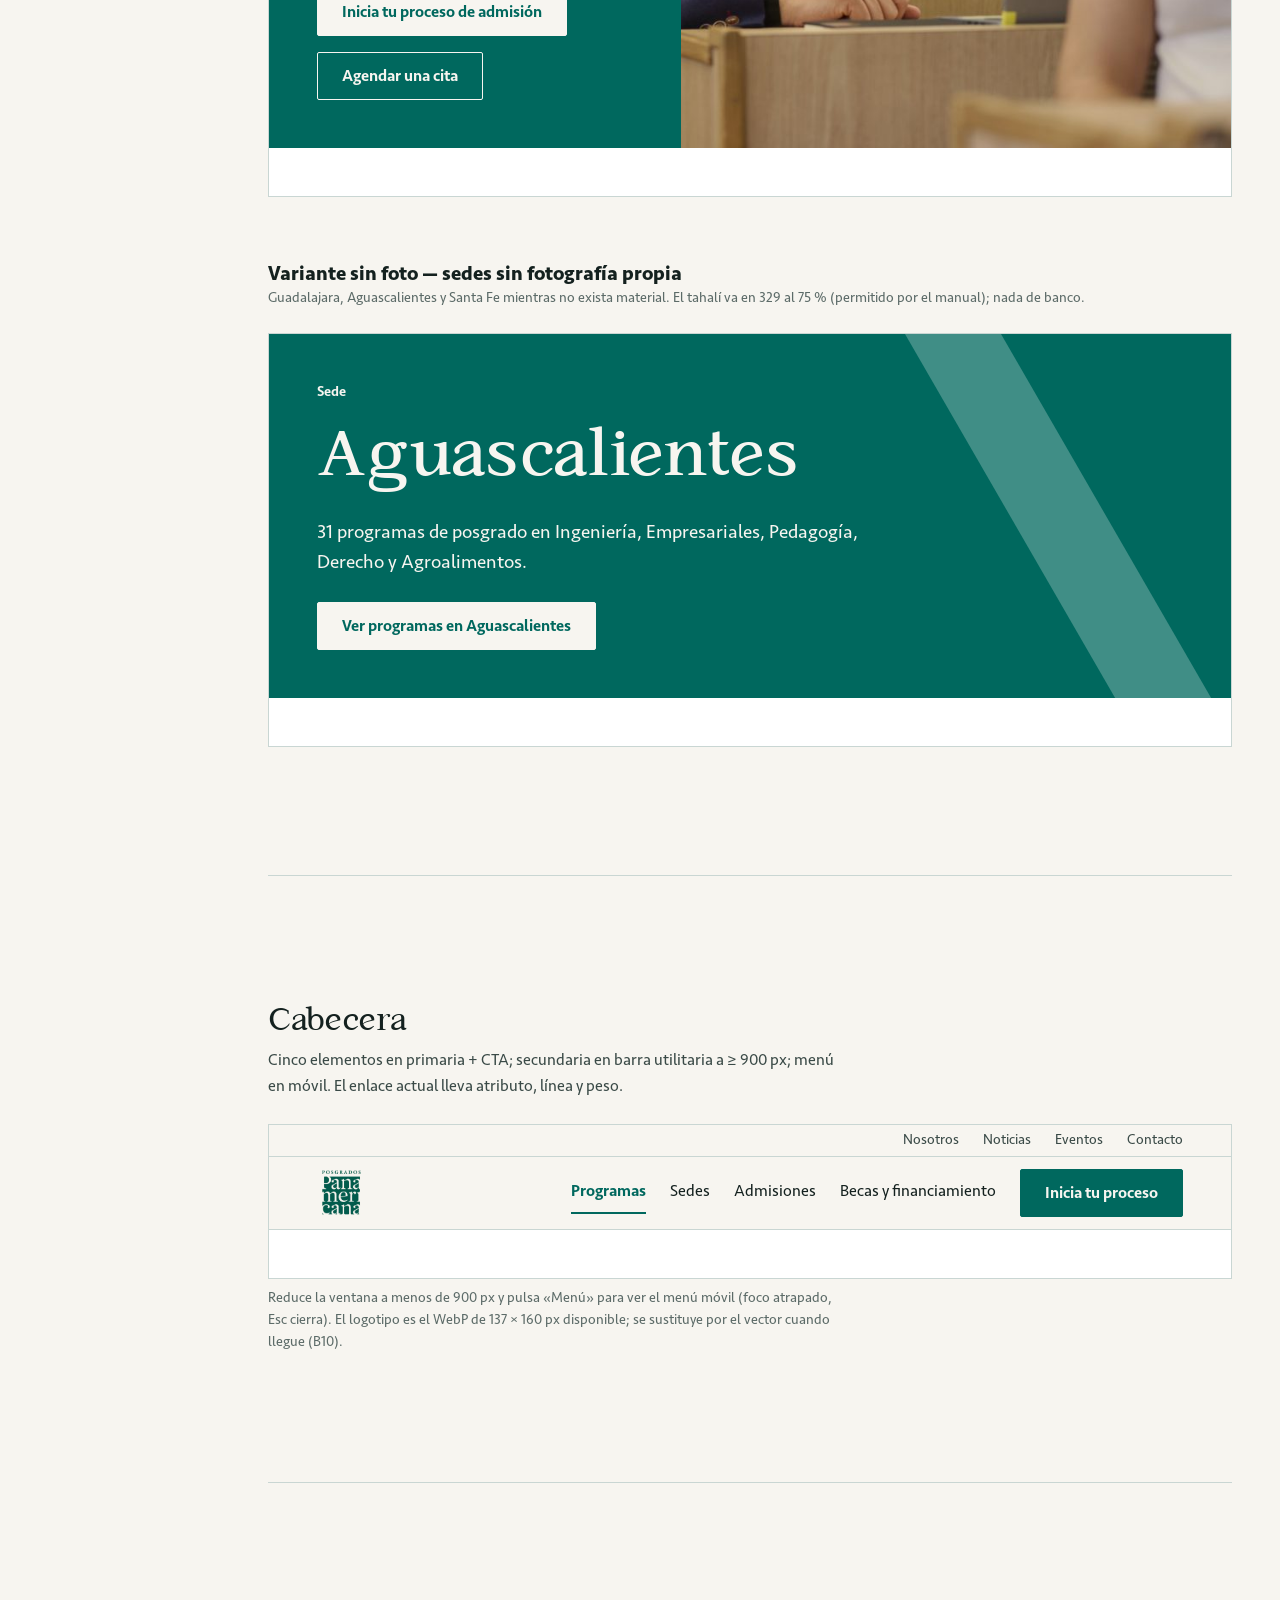
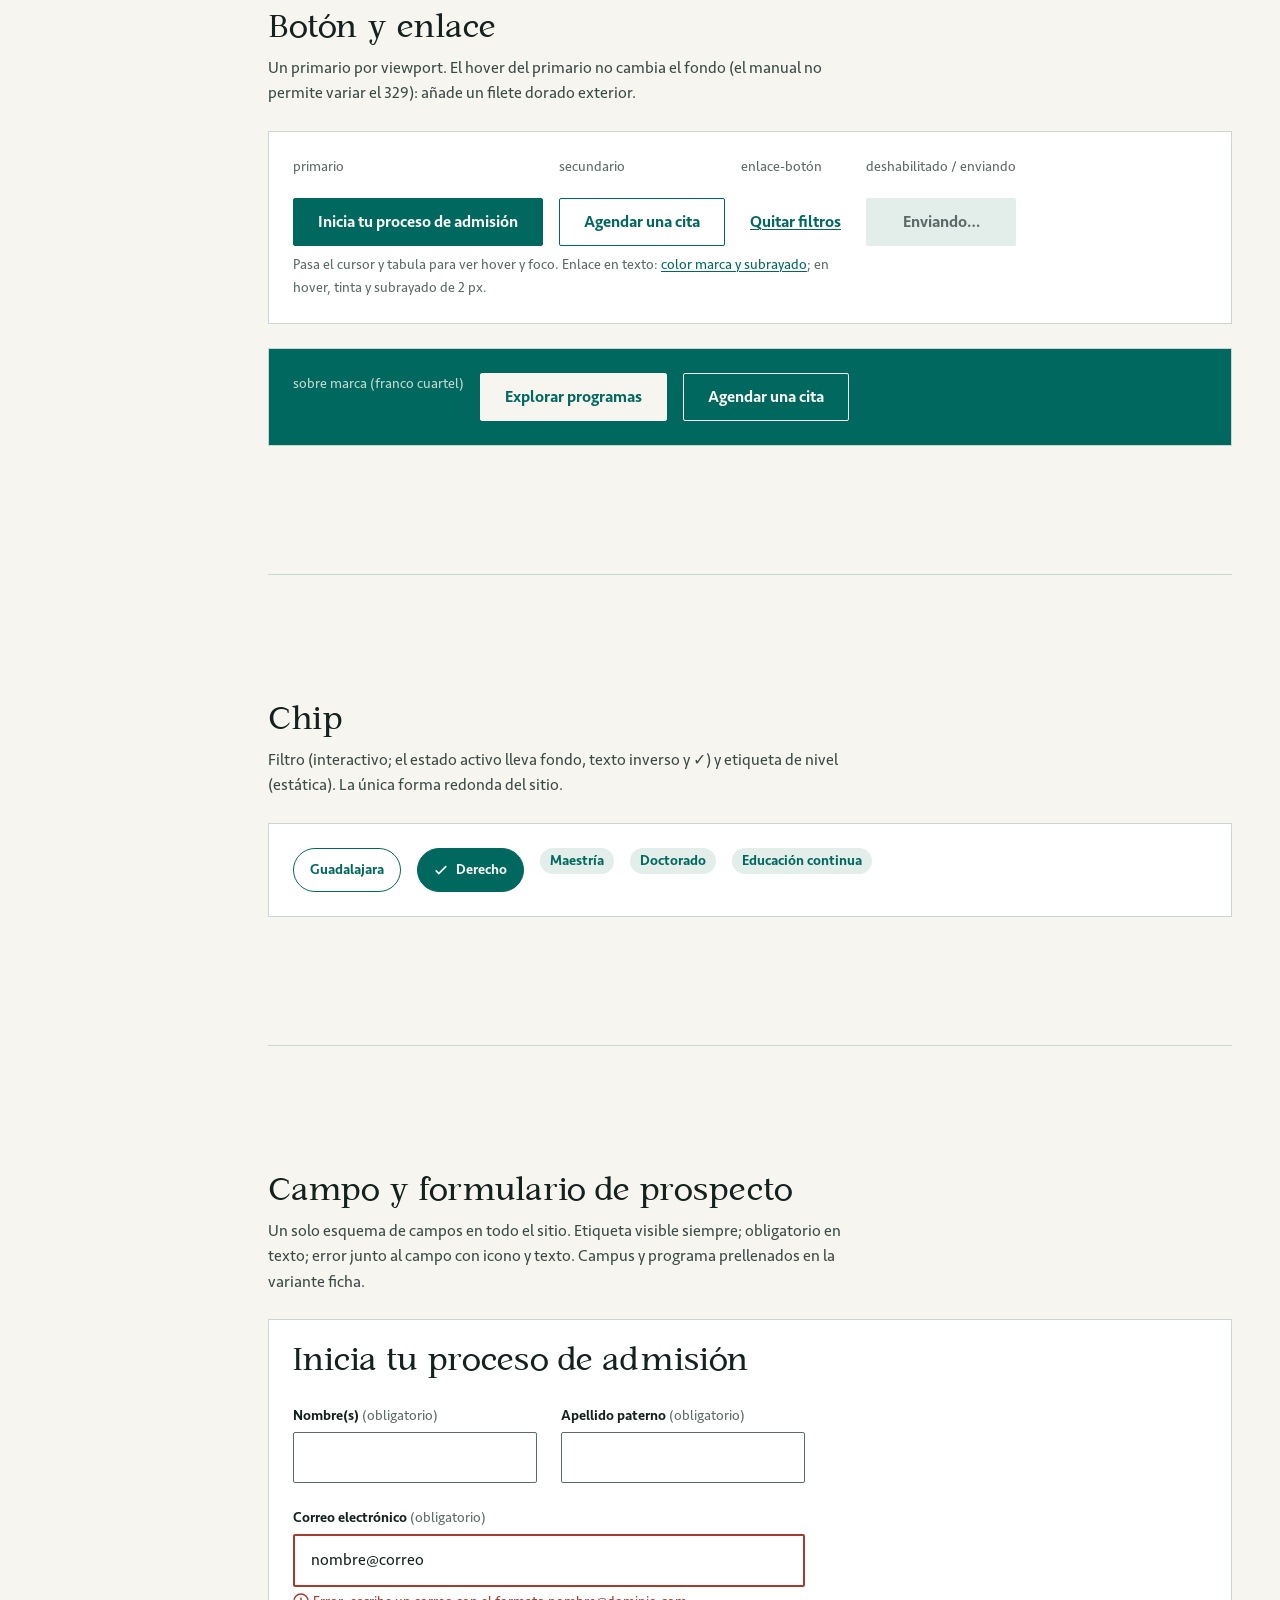
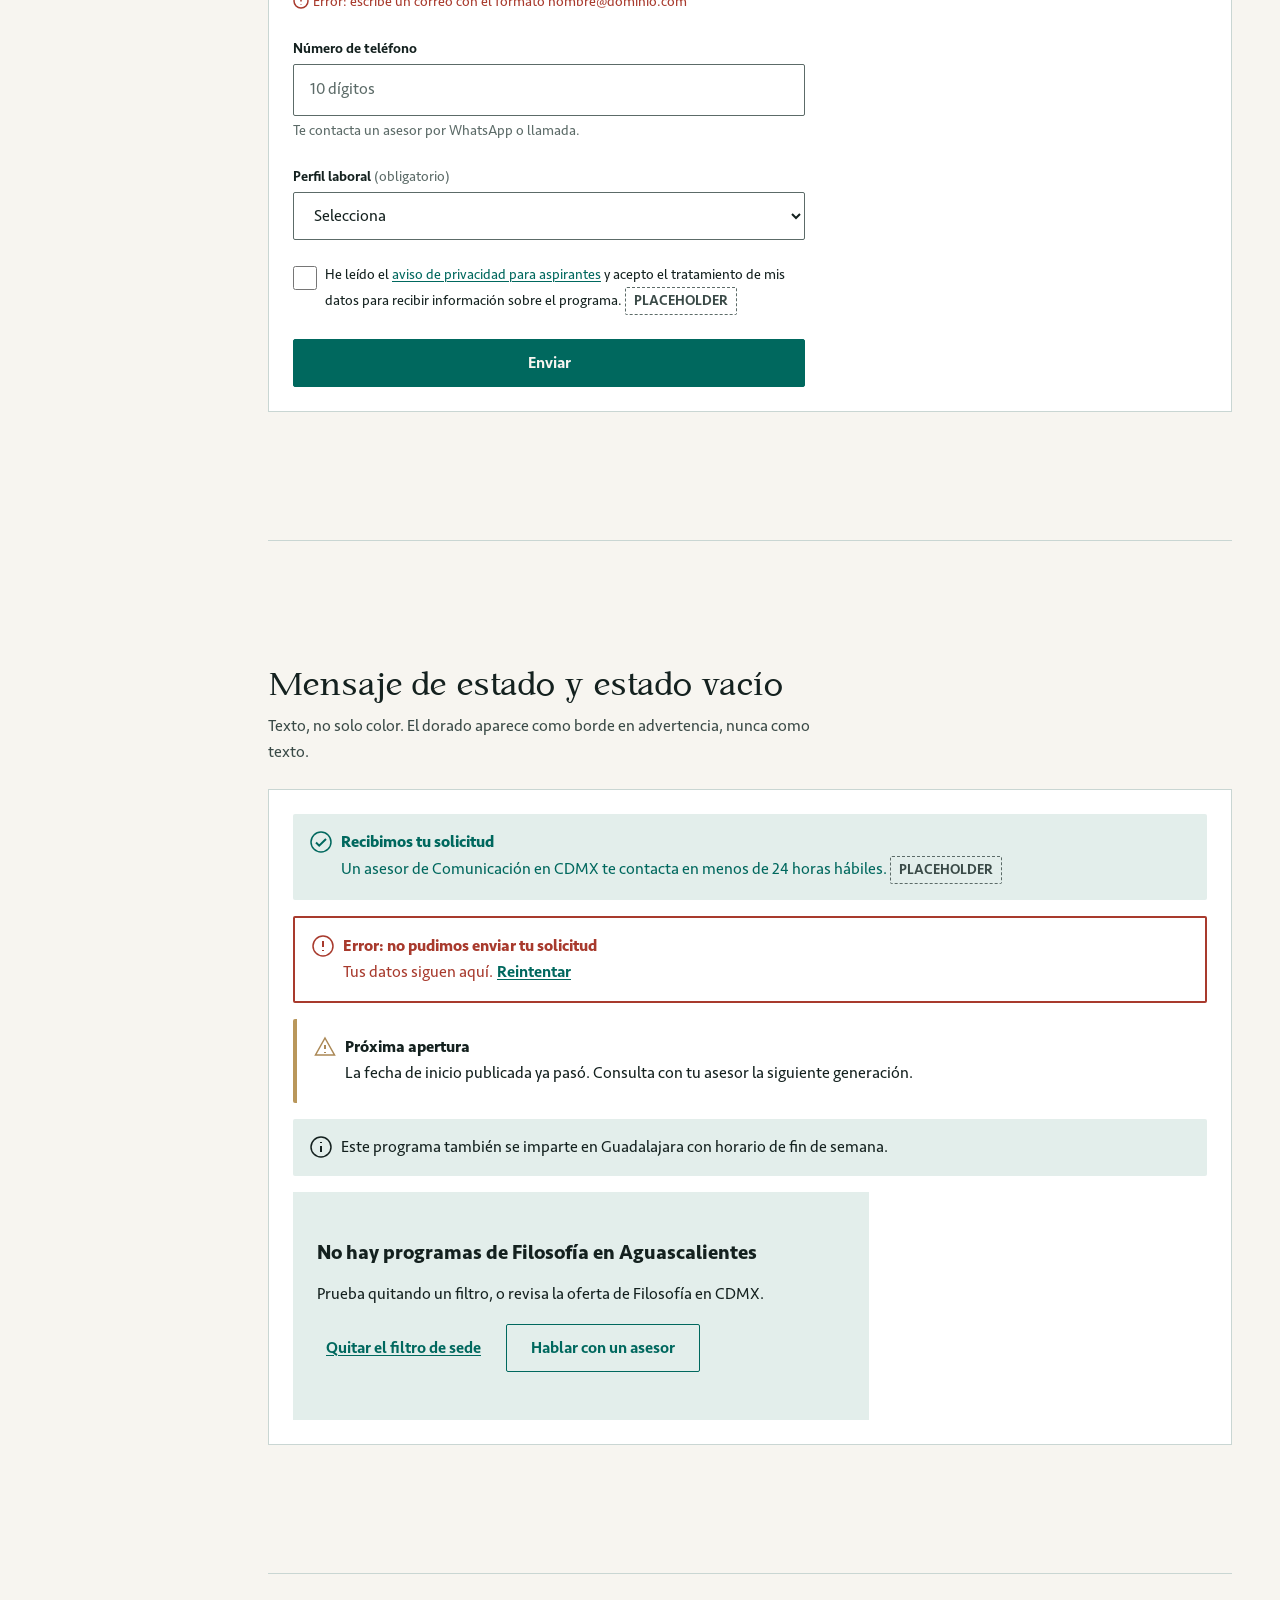
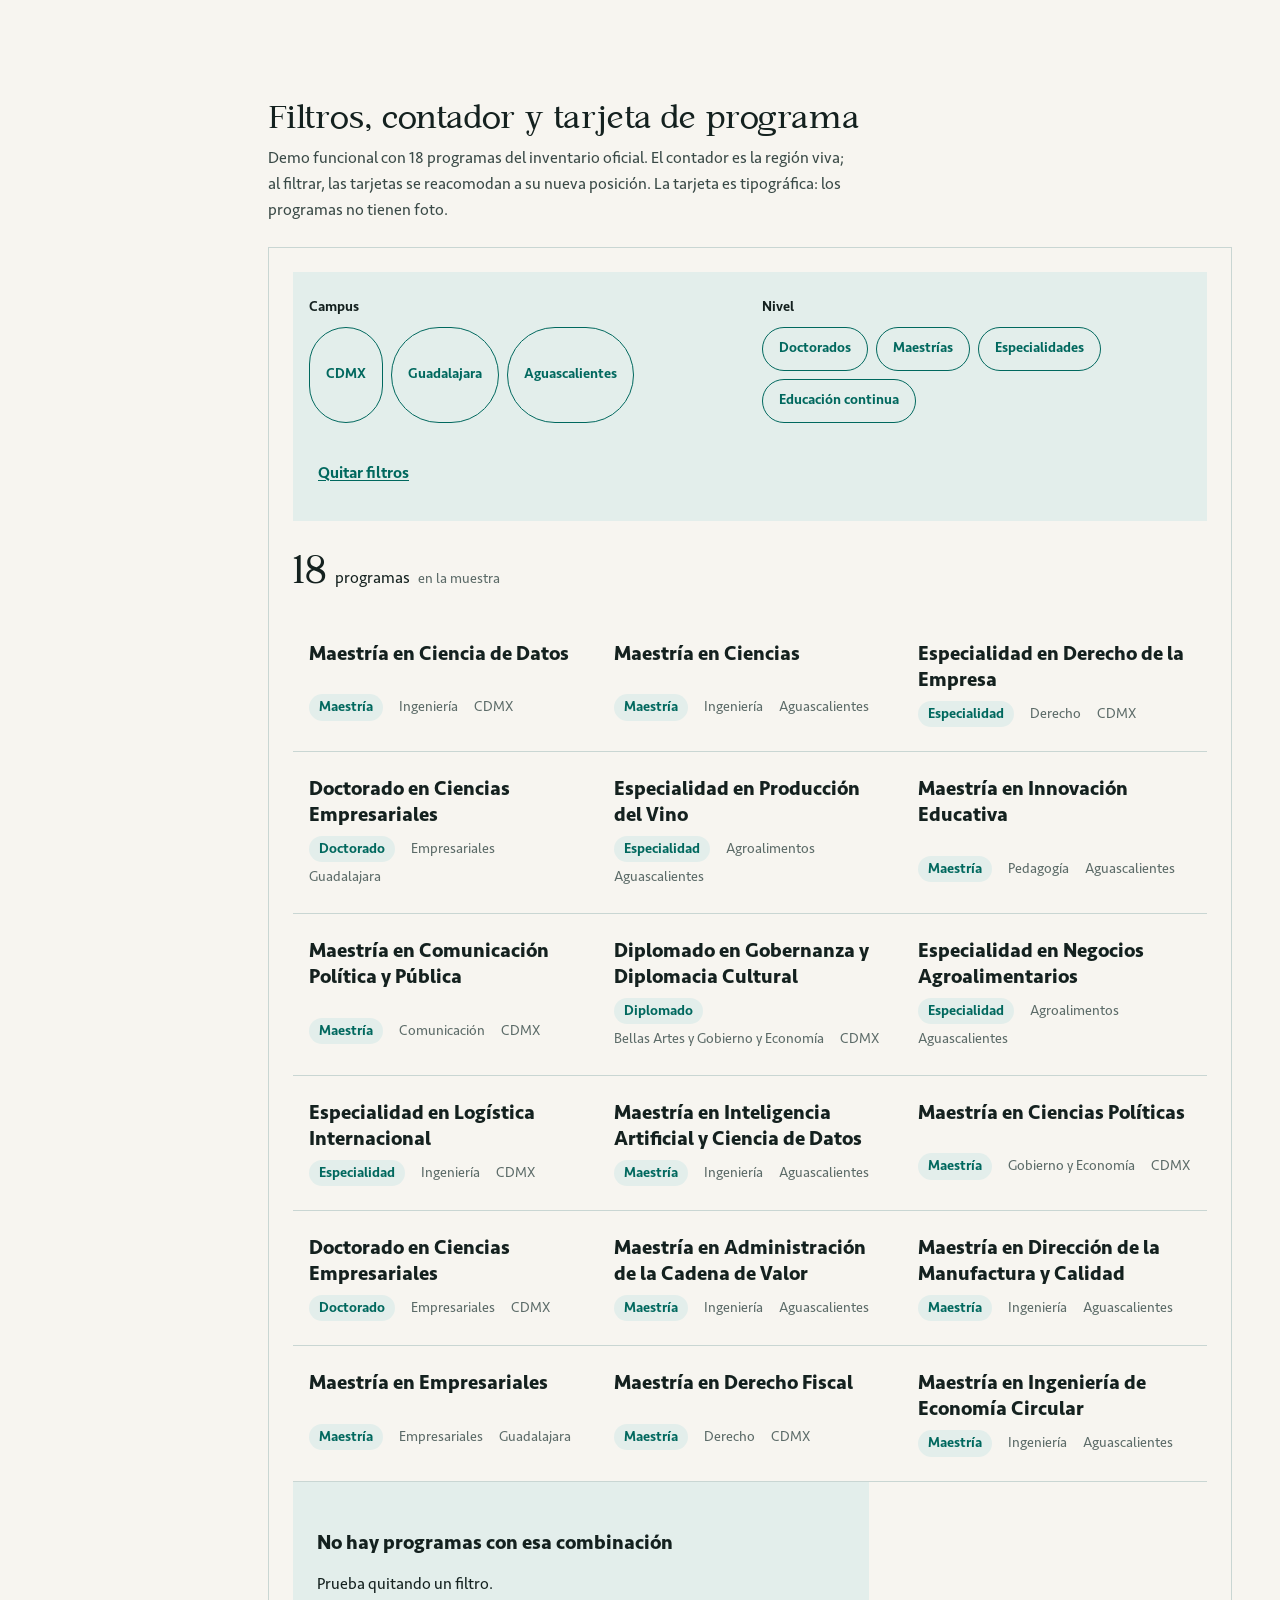
<file: design-system/index.html>
<!DOCTYPE html>
<html lang="es-MX">
<head>
<meta charset="utf-8">
<meta name="viewport" content="width=device-width, initial-scale=1">
<title>Design system · Posgrados Panamericana</title>
<meta name="robots" content="noindex, nofollow">
<link rel="stylesheet" href="ds.css">
</head>
<body>
<a class="oculto-visual" href="#contenido">Saltar al contenido</a>
<div class="ds">
  <nav class="ds__nav" aria-label="Secciones del design system">
    <strong>Muestras de página</strong>
    <a href="inicio.html">Inicio · Propuesta A «El camino»</a>
    <a href="inicio-b.html">Inicio · Propuesta B «Campus primero»</a>
    <a href="programa-economia-digital.html">Programa · Maestría en Economía Digital</a>
    <a href="sede-cdmx.html">Sede · Ciudad de México</a>
    <a href="facultad-comunicacion-cdmx.html">Facultad · Comunicación CDMX</a>
    <a href="noticias.html">Noticias · Listado</a>
    <a href="nosotros.html">Nosotros</a>
    <a href="eventos.html">Eventos · Listado</a>
    <a href="404.html">Página 404</a>
    <strong>Fundamentos</strong>
    <a href="#portada">Portada</a><a href="#color">Color</a><a href="#tipografia">Tipografía</a><a href="#espaciado">Espaciado y ritmo</a><a href="#grid">Grid</a><a href="#forma">Radios, bordes, elevación</a><a href="#movimiento">Movimiento</a>
    <strong>Sistema gráfico</strong>
    <a href="#franco">Franco cuartel + Tahalí</a>
    <strong>Componentes</strong>
    <a href="#c-cabecera">Cabecera</a><a href="#c-boton">Botón y enlace</a><a href="#c-chip">Chip</a><a href="#c-campo">Campo y formulario</a><a href="#c-mensaje">Mensaje de estado</a><a href="#c-catalogo">Filtros, contador, tarjeta</a><a href="#c-ficha">Datos clave, asesor, RVOE</a><a href="#c-sedes">Sedes y mosaico</a><a href="#c-contenido">Noticias y eventos</a><a href="#c-varios">Pasos, acordeón, migas, anclas</a><a href="#c-flotantes">Cookies y WhatsApp</a><a href="#c-pie">Pie</a>
  </nav>

  <main class="ds__cuerpo" id="contenido">

    <!-- ================================================================ -->
    <section class="ds__seccion" id="portada">
      <p class="t-etiqueta" style="color:var(--contenido-marca)">Posgrados Panamericana</p>
      <h1 class="t-display" style="margin-top:var(--espacio-compacto)">Design system</h1>
      <p class="t-cuerpo-grande" style="max-width:var(--contenedor-lectura);margin-top:var(--espacio-bloque)">Colores, tipografía, espaciado y componentes del nuevo sitio de Posgrados, con textos y programas reales. Los bloques marcados como <span class="ds__tag ds__tag--placeholder">PLACEHOLDER</span> tienen la extensión que tendrá el contenido final, pero no son contenido del cliente.</p>
      <div class="ds__meta"><span><strong>Versión</strong> 0.1 · 24 de septiembre de 2026</span><span><strong>Black &amp; Orange</strong> · documento de trabajo, no indexable</span></div>
    </section>

    <!-- ================================================================ -->
    <section class="ds__seccion" id="color">
      <div class="encabezado encabezado--filete"><h2 class="t-h2">Color</h2><p class="encabezado__apoyo">Estrategia <strong>Comprometida</strong>: el verde 329 CP es la identidad; los neutros se matizan hacia él; el dorado es línea, icono o texto sobre tinta. Todos los valores de marca son del manual; los neutros de interfaz son decisión B&O.</p></div>

      <h3 class="t-h3 ds__sub">Superficie</h3>
      <ul class="muestras">
        <li class="muestra"><div class="muestra__color" style="background:var(--superficie-base)"></div><div class="muestra__info">Base (papel)<code>--superficie-base · #F7F5F0</code></div></li>
        <li class="muestra"><div class="muestra__color" style="background:var(--superficie-elevada)"></div><div class="muestra__info">Elevada<code>--superficie-elevada · #FFFFFF</code></div></li>
        <li class="muestra"><div class="muestra__color" style="background:var(--superficie-marca)"></div><div class="muestra__info">Marca · 329 CP 100 %<code>--superficie-marca · #00685E</code></div></li>
        <li class="muestra"><div class="muestra__color" style="background:var(--superficie-marca-atenuada)"></div><div class="muestra__info">Marca atenuada · 329 CP 75 %<code>--superficie-marca-atenuada · #408E86</code></div></li>
        <li class="muestra"><div class="muestra__color" style="background:var(--superficie-marca-tinte)"></div><div class="muestra__info">Marca tinte<code>--superficie-marca-tinte · #E3EEEB</code></div></li>
        <li class="muestra"><div class="muestra__color" style="background:var(--superficie-profunda)"></div><div class="muestra__info">Profunda (pie)<code>--superficie-profunda · #14211F</code></div></li>
      </ul>

      <h3 class="t-h3 ds__sub">Contenido y acento</h3>
      <ul class="muestras">
        <li class="muestra"><div class="muestra__color" style="background:var(--contenido-primario)"></div><div class="muestra__info">Tinta<code>--contenido-primario · #14211F</code></div></li>
        <li class="muestra"><div class="muestra__color" style="background:var(--contenido-secundario)"></div><div class="muestra__info">Secundario<code>--contenido-secundario · #3A4A47</code></div></li>
        <li class="muestra"><div class="muestra__color" style="background:var(--contenido-terciario)"></div><div class="muestra__info">Terciario<code>--contenido-terciario · #5C6B68</code></div></li>
        <li class="muestra"><div class="muestra__color" style="background:var(--contenido-error)"></div><div class="muestra__info">Error<code>--contenido-error · #A83A2D</code></div></li>
        <li class="muestra"><div class="muestra__color" style="background:var(--acento-ceremonial)"></div><div class="muestra__info">Dorado 465 CP<code>--acento-ceremonial · #B9975B</code></div></li>
        <li class="muestra"><div class="muestra__color" style="background:var(--acento-ceremonial-metalico)"></div><div class="muestra__info">Dorado metálico 10403 C<code>--acento-ceremonial-metalico · #AB8855</code></div></li>
        <li class="muestra"><div class="muestra__color" style="background:var(--borde-suave)"></div><div class="muestra__info">Borde suave<code>--borde-suave · #C9D6D3</code></div></li>
      </ul>

      <h3 class="t-h3 ds__sub">Pares medidos (WCAG 2.2)</h3>
      <ul class="pares">
        <li class="par" style="background:var(--superficie-base);color:var(--contenido-primario)"><span class="par__ratio">15.21 : 1</span><span>Tinta sobre papel</span><span class="par__uso">texto principal · ✅</span></li>
        <li class="par" style="background:var(--superficie-base);color:var(--contenido-secundario)"><span class="par__ratio">8.56 : 1</span><span>Secundario sobre papel</span><span class="par__uso">descripciones · ✅</span></li>
        <li class="par" style="background:var(--superficie-base);color:var(--contenido-terciario)"><span class="par__ratio">5.13 : 1</span><span>Terciario sobre papel</span><span class="par__uso">metadatos, RVOE · ✅</span></li>
        <li class="par" style="background:var(--superficie-base);color:var(--contenido-marca)"><span class="par__ratio">6.13 : 1</span><span>Verde sobre papel</span><span class="par__uso">enlaces, botón secundario · ✅</span></li>
        <li class="par" style="background:var(--superficie-marca);color:var(--contenido-inverso)"><span class="par__ratio">6.13 : 1</span><span>Papel sobre verde</span><span class="par__uso">CTA, franco cuartel · ✅</span></li>
        <li class="par" style="background:var(--superficie-marca-tinte);color:var(--contenido-marca)"><span class="par__ratio">5.63 : 1</span><span>Verde sobre tinte</span><span class="par__uso">chip, filtro activo · ✅</span></li>
        <li class="par" style="background:var(--superficie-profunda);color:var(--contenido-acento-inverso)"><span class="par__ratio">6.03 : 1</span><span>Dorado sobre tinta</span><span class="par__uso">títulos del pie · ✅ único uso del dorado como texto</span></li>
        <li class="par" style="background:var(--superficie-base);color:var(--contenido-error)"><span class="par__ratio">5.83 : 1</span><span>Error sobre papel</span><span class="par__uso">mensajes de error · ✅</span></li>
        <li class="par" style="background:var(--superficie-base);color:var(--acento-ceremonial)"><span class="par__ratio">2.7 : 1</span><span>Dorado sobre papel</span><span class="par__uso">❌ nunca como texto — solo filete o icono ≥ 24 px</span></li>
        <li class="par" style="background:var(--superficie-marca-atenuada);color:var(--contenido-inverso)"><span class="par__ratio">3.55 : 1</span><span>Papel sobre verde 75 %</span><span class="par__uso">solo texto grande / superficie</span></li>
      </ul>
    </section>

    <!-- ================================================================ -->
    <section class="ds__seccion" id="tipografia">
      <div class="encabezado encabezado--filete"><h2 class="t-h2">Tipografía</h2><p class="encabezado__apoyo">Panamericana (serif propia) en títulos y cifras; Seravek (sans humanista) en cuerpo e interfaz. Georgia y Verdana solo como respaldo. Escala fluida entre 360 y 1280 px.</p></div>
      <div class="ds__lienzo">
        <p class="ds__estado">--texto-display · Panamericana 600 · 40→64 px · 1.05</p>
        <p class="t-display">Conoce la oferta de Posgrados que la Universidad Panamericana te ofrece en sus diferentes Campus.</p>
        <p class="ds__estado" style="margin-top:var(--espacio-grupo)">--texto-h1 · Panamericana 600 · 30→44 px · 1.1 · caso más largo del inventario (80 caracteres)</p>
        <p class="t-h1">Especialización en Derecho de las Tecnologías de la Información y Comunicación</p>
        <p class="ds__estado" style="margin-top:var(--espacio-grupo)">--texto-h2 · Panamericana 400 · 24→32 px · 1.15</p>
        <p class="t-h2">¿Cuál es su valor agregado?</p>
        <p class="ds__estado" style="margin-top:var(--espacio-grupo)">--texto-contador · Panamericana 400 · 32→40 px &nbsp;|&nbsp; --texto-cifra · 22→26 px</p>
        <p><span class="t-contador">150 programas</span> &nbsp; <span class="t-cifra">18 meses · Marzo 2026 · Presencial</span></p>
        <p class="ds__estado" style="margin-top:var(--espacio-grupo)">--texto-h3 · Seravek 700 · 18→20 px · 1.3</p>
        <p class="t-h3">Maestría en Propiedad Industrial, Derechos de Autor y Nuevas Tecnologías</p>
        <p class="ds__estado" style="margin-top:var(--espacio-grupo)">--texto-cuerpo-grande · Seravek 400 · 18→19 px · 1.55 · medida 36 rem</p>
        <p class="t-cuerpo-grande" style="max-width:var(--medida-texto)">La Maestría en Comunicación Institucional forma profesionales con competencias avanzadas en las áreas comunicación interna, cambio organizacional, manejo de crisis, comunicación digital, gestión de comunicación y construcción de relaciones.</p>
        <p class="ds__estado" style="margin-top:var(--espacio-grupo)">--texto-cuerpo · Seravek 400 · 16 px · 1.6</p>
        <p class="t-cuerpo" style="max-width:var(--medida-texto)">Anclado a una metodología comprobable, la Maestría en Comunicación Institucional brinda el conocimiento y experiencia de docentes con amplia experiencia internacional que hacen de ésta, una Maestría fundamentada en el trabajo diario con una solidez teórica. <a href="#">Solicita una cita para atención personalizada.</a></p>
        <p class="ds__estado" style="margin-top:var(--espacio-grupo)">--texto-etiqueta · Seravek 500 · 14 px &nbsp;|&nbsp; --texto-pequeno · Seravek 400 · 14 px · 1.5</p>
        <p class="t-etiqueta">Modalidad · Duración · Sede</p>
        <p class="t-pequeno" style="max-width:var(--medida-texto);color:var(--contenido-terciario)">RVOE SEP 20200723 de fecha 15/10/2020, Plan 2020, modalidad escolarizada, Augusto Rodin 498, Col. Insurgentes Mixcoac, Benito Juárez, CP 03920, Ciudad de México, México.</p>
      </div>
      <div class="ds__scroll"><table class="ds__tabla">
        <thead><tr><th>Paso</th><th>Familia · peso</th><th>360 → 1280</th><th>Interlineado</th><th>Uso</th></tr></thead>
        <tbody>
          <tr><td><code>--texto-display</code></td><td>Panamericana 600</td><td>40 → 64</td><td>1.05</td><td>Hero, portada de sede</td></tr>
          <tr><td><code>--texto-h1</code></td><td>Panamericana 600</td><td>30 → 44</td><td>1.10</td><td>Título de página, nombre de programa</td></tr>
          <tr><td><code>--texto-h2</code></td><td>Panamericana 400</td><td>24 → 32</td><td>1.15</td><td>Secciones</td></tr>
          <tr><td><code>--texto-contador</code></td><td>Panamericana 400</td><td>32 → 40</td><td>1.00</td><td>Contador de resultados</td></tr>
          <tr><td><code>--texto-cifra</code></td><td>Panamericana 400</td><td>22 → 26</td><td>1.20</td><td>Valor de dato clave</td></tr>
          <tr><td><code>--texto-h3</code></td><td>Seravek 700</td><td>18 → 20</td><td>1.30</td><td>Nombre en listado, subtítulos</td></tr>
          <tr><td><code>--texto-cuerpo-grande</code></td><td>Seravek 400</td><td>18 → 19</td><td>1.55</td><td>Intro de ficha</td></tr>
          <tr><td><code>--texto-cuerpo</code></td><td>Seravek 400</td><td>16</td><td>1.60</td><td>Texto corrido, campos, nav</td></tr>
          <tr><td><code>--texto-etiqueta</code></td><td>Seravek 500</td><td>14</td><td>1.40</td><td>Etiquetas, chips (nunca versalitas)</td></tr>
          <tr><td><code>--texto-pequeno</code></td><td>Seravek 400</td><td>14</td><td>1.50</td><td>RVOE, legales, metadatos</td></tr>
          <tr><td><code>--texto-boton</code></td><td>Seravek 500</td><td>16</td><td>1.00</td><td>Botones</td></tr>
        </tbody>
      </table></div>
    </section>

    <!-- ================================================================ -->
    <section class="ds__seccion" id="espaciado">
      <div class="encabezado encabezado--filete"><h2 class="t-h2">Espaciado y ritmo</h2><p class="encabezado__apoyo">Base 8 px. Tres valores de sección que se alternan según el registro: compacta (Product), sección (mixto), amplia (Brand). Un solo valor uniforme está prohibido.</p></div>
      <div class="escala-espacio">
        <div class="escala-espacio__fila"><code>--espacio-hilo · 4</code><div class="escala-espacio__barra" style="width:4px"></div></div>
        <div class="escala-espacio__fila"><code>--espacio-compacto · 8</code><div class="escala-espacio__barra" style="width:8px"></div></div>
        <div class="escala-espacio__fila"><code>--espacio-base · 16</code><div class="escala-espacio__barra" style="width:16px"></div></div>
        <div class="escala-espacio__fila"><code>--espacio-bloque · 24</code><div class="escala-espacio__barra" style="width:24px"></div></div>
        <div class="escala-espacio__fila"><code>--espacio-grupo · 32</code><div class="escala-espacio__barra" style="width:32px"></div></div>
        <div class="escala-espacio__fila"><code>--espacio-modulo · 48</code><div class="escala-espacio__barra" style="width:48px"></div></div>
        <div class="escala-espacio__fila"><code>--espacio-seccion-compacta · 64</code><div class="escala-espacio__barra" style="width:64px"></div></div>
        <div class="escala-espacio__fila"><code>--espacio-seccion · 96</code><div class="escala-espacio__barra" style="width:96px"></div></div>
        <div class="escala-espacio__fila"><code>--espacio-seccion-amplia · 128</code><div class="escala-espacio__barra" style="width:128px"></div></div>
      </div>
      <h3 class="t-h3 ds__sub">Ritmo en una ficha (Brand → Product → mixto)</h3>
      <div class="ritmo">
        <div class="ritmo__bloque">Franco cuartel (Brand)</div>
        <div class="ritmo__hueco" style="height:var(--espacio-seccion-compacta)">--espacio-seccion-compacta</div>
        <div class="ritmo__bloque">Datos clave · plan de estudios (Product)</div>
        <div class="ritmo__hueco" style="height:var(--espacio-seccion)">--espacio-seccion</div>
        <div class="ritmo__bloque">Asesor · formulario (mixto)</div>
        <div class="ritmo__hueco" style="height:var(--espacio-seccion-amplia)">--espacio-seccion-amplia</div>
        <div class="ritmo__bloque">También en otra sede · eventos (Brand)</div>
      </div>
    </section>

    <!-- ================================================================ -->
    <section class="ds__seccion" id="grid">
      <div class="encabezado encabezado--filete"><h2 class="t-h2">Grid y contenedores</h2><p class="encabezado__apoyo">12 columnas a ≥ 900 px, 6 entre 600 y 899, flujo por debajo. Canal 24 px. Máximo 1200 px, anclado a la izquierda. Breakpoints provisionales: 600 · 900 · 1200, por dónde se rompe el contenido.</p></div>
      <div class="rejilla"><span>1</span><span>2</span><span>3</span><span>4</span><span>5</span><span>6</span><span>7</span><span>8</span><span>9</span><span>10</span><span>11</span><span>12</span></div>
      <p class="ds__nota">Franco cuartel en ficha: bloque de marca 5/12, contenido 7/12. Columna de lectura: 36 rem. Formulario: 32 rem.</p>
    </section>

    <!-- ================================================================ -->
    <section class="ds__seccion" id="forma">
      <div class="encabezado encabezado--filete"><h2 class="t-h2">Radios, bordes y elevación</h2><p class="encabezado__apoyo">Voz de marca: tela, roble, filete. Materiales con canto. Radio máximo 2 px; la pastilla solo en chips. Sombra únicamente en lo que flota.</p></div>
      <div class="ds__fila" style="margin-top:var(--espacio-bloque)">
        <div class="forma" style="border-radius:var(--radio-nulo)">--radio-nulo · 0</div>
        <div class="forma" style="border-radius:var(--radio-campo)">--radio-campo · 2</div>
        <div class="forma" style="border-radius:var(--radio-pastilla);width:160px">--radio-pastilla</div>
        <div class="forma" style="border-width:var(--borde-fino);border-color:var(--borde-suave)">--borde-fino · 1</div>
        <div class="forma" style="border-width:var(--borde-medio)">--borde-medio · 1.5</div>
        <div class="forma" style="border-width:var(--borde-grueso);border-color:var(--borde-marca)">--borde-grueso · 2</div>
        <div class="forma" style="border:0;border-left:var(--borde-acento) solid var(--acento-ceremonial)">--borde-acento · 4</div>
        <div class="forma forma--flotante">--sombra-flotante</div>
      </div>
    </section>

    <!-- ================================================================ -->
    <section class="ds__seccion" id="movimiento">
      <div class="encabezado encabezado--filete"><h2 class="t-h2">Movimiento · L2+</h2><p class="encabezado__apoyo">El movimiento se gasta donde ayuda a decidir, nunca al hacer scroll. Tres momentos: el <strong>revelado del bloque de marca</strong> al entrar en pantalla (una vez), el <strong>contador y reacomodo</strong> al filtrar, y la <strong>respuesta al cursor</strong> en sedes y mosaico. Más micro-interacciones de estado: chips, acordeón, tarjetas, menú. Duraciones 120 / 200 / 400 ms, dos curvas, solo <code>opacity</code>, <code>transform</code> y colores. Con <code>prefers-reduced-motion</code> todo ocurre sin transición y el contador se anuncia por región viva.</p></div>
      <div class="ds__lienzo demo-mov">
        <div class="ds__fila">
          <button class="boton boton--secundario" id="demo-entrada">Reproducir entrada (200 ms)</button>
          <div class="demo-mov__caja" id="demo-caja" aria-hidden="true"></div>
        </div>
        <p class="ds__nota">Ver el revelado en <a href="#franco">Franco cuartel</a>, el reacomodo en <a href="#c-catalogo">Filtros, contador, tarjeta</a> y el hover en <a href="#c-sedes">Sedes y mosaico</a>.</p>
        <div><button class="boton boton--secundario" id="repetir-revelado">Repetir revelado del hero</button></div>
      </div>
    </section>

    <!-- ================================================================ -->
    <section class="ds__seccion" id="franco">
      <div class="encabezado encabezado--filete"><h2 class="t-h2">Sistema gráfico · Franco cuartel + Tahalí</h2><p class="encabezado__apoyo">El bloque de marca aloja título, contexto y CTA sobre verde sólido; el tahalí (60°, una vez por página) cruza el borde entre bloque y foto o papel. Texto nunca sobre la foto.</p></div>

      <h3 class="t-h3 ds__sub">Variante campaña (Inicio) — referencia ESIC</h3>
      <p class="ds__estado">Titular de campaña ≤ 40 caracteres <span class="ds__tag ds__tag--placeholder">PLACEHOLDER</span> · bloque 7/12 · display máx. 56 px y 12 ch · foto con punto focal · revelado una sola vez al entrar en pantalla · el tahalí nace en el borde y no cruza el centro de la foto</p>
      <div class="ds__lienzo ds__lienzo--sangre">
        <section class="franco franco--campana inverso revela" aria-labelledby="h-campana" style="--foco: 60% 40%; --foco-movil: 100% 45%; --tahali-x: 0; --tahali-alto: 70%">
          <div class="franco__bloque">
            <p class="t-etiqueta">Posgrados Panamericana</p>
            <h1 class="t-display" id="h-campana">Tu siguiente nivel empieza aquí.</h1>
            <p class="franco__apoyo">150 programas de posgrado en tres campus, con horarios pensados para quien trabaja. <span class="ds__tag ds__tag--placeholder" style="border-color:rgba(247,245,240,.5);color:inherit">PLACEHOLDER</span></p>
            <div class="franco__acciones"><a class="boton boton--primario" href="#c-catalogo">Explorar los programas</a></div>
          </div>
          <div class="franco__foto"><img src="img/escena-01.jpg" width="1440" height="960" alt="Estudiantes de posgrado conversan en un aula del campus Mixcoac"><div class="tahali tahali--multiply" aria-hidden="true"></div></div>
        </section>
      </div>

      <h3 class="t-h3 ds__sub">Variante cabecera de ficha — con Datos clave y Chip de nivel</h3>
      <p class="ds__estado">Contenido real de la ficha actual de Maestría en Comunicación Institucional (CDMX)</p>
      <div class="ds__lienzo ds__lienzo--sangre">
        <nav class="migas" aria-label="Ubicación" style="padding:var(--espacio-base) var(--margen-lateral)"><ol><li><a href="#">Programas</a></li><li><a href="#">Comunicación</a></li><li aria-current="page">Maestría en Comunicación Institucional</li></ol></nav>
        <section class="franco inverso revela" aria-labelledby="h-ficha" style="--foco: 78% 50%; --foco-movil: 100% 50%; --tahali-x: 0; --tahali-alto: 52%; --tahali-ancho: 56px">
          <div class="franco__bloque">
            <div class="franco__meta"><span class="chip chip--nivel" style="background:rgba(247,245,240,0.16);color:var(--contenido-inverso)">Maestría</span><span>Comunicación</span><span>CDMX · Mixcoac</span></div>
            <h1 class="t-h1" id="h-ficha">Maestría en Comunicación Institucional</h1>
            <dl class="datos">
              <div class="datos__fila"><dt>Inicio de clases</dt><dd>Marzo 2026</dd></div>
              <div class="datos__fila"><dt>Horario</dt><dd class="datos--largo">Jueves de 19:00 a 22:00 hrs y sábado de 9:00 a 12:00 hrs</dd></div>
              <div class="datos__fila"><dt>Modalidad</dt><dd>Presencial</dd></div>
              <div class="datos__fila"><dt>Duración</dt><dd>18 meses</dd></div>
              <div class="datos__fila"><dt>Sede</dt><dd>UP CDMX · Mixcoac</dd></div>
            </dl>
            <div class="franco__acciones"><a class="boton boton--primario" href="#c-campo">Inicia tu proceso de admisión</a><a class="boton boton--secundario" href="#">Agendar una cita</a></div>
          </div>
          <div class="franco__foto"><img src="img/escena-02.jpg" width="1440" height="960" alt="Profesor conversa con dos estudiantes frente al escudo de la Universidad Panamericana"><div class="tahali tahali--multiply" aria-hidden="true"></div></div>
        </section>
      </div>

      <h3 class="t-h3 ds__sub">Variante sin foto — sedes sin fotografía propia</h3>
      <p class="ds__estado">Guadalajara, Aguascalientes y Santa Fe mientras no exista material. El tahalí va en 329 al 75 % (permitido por el manual); nada de banco.</p>
      <div class="ds__lienzo ds__lienzo--sangre">
        <section class="franco franco--sinfoto inverso" aria-labelledby="h-sinfoto">
          <div class="franco__bloque">
            <p class="t-etiqueta">Sede</p>
            <h1 class="t-display" id="h-sinfoto">Aguascalientes</h1>
            <p class="franco__apoyo">31 programas de posgrado en Ingeniería, Empresariales, Pedagogía, Derecho y Agroalimentos.</p>
            <div class="franco__acciones"><a class="boton boton--primario" href="#">Ver programas en Aguascalientes</a></div>
          </div>
          <div class="tahali tahali--atenuado" aria-hidden="true"></div>
        </section>
      </div>
    </section>

    <!-- ================================================================ -->
    <section class="ds__seccion" id="c-cabecera">
      <div class="encabezado"><h2 class="t-h2">Cabecera</h2><p class="encabezado__apoyo">Cinco elementos en primaria + CTA; secundaria en barra utilitaria a ≥ 900 px; menú en móvil. El enlace actual lleva atributo, línea y peso.</p></div>
      <div class="ds__lienzo ds__lienzo--sangre">
        <header class="cabecera">
          <nav class="cabecera__util" aria-label="Secundaria"><a href="#">Nosotros</a><a href="#">Noticias</a><a href="#">Eventos</a><a href="#">Contacto</a></nav>
          <div class="cabecera__barra">
            <a class="cabecera__logo" href="#" aria-label="Posgrados Panamericana — Inicio"><img src="img/logo-posgrados.webp" width="137" height="160" alt=""></a>
            <nav class="cabecera__nav" aria-label="Principal"><a href="#" aria-current="page">Programas</a><a href="#">Sedes</a><a href="#">Admisiones</a><a href="#">Becas y financiamiento</a></nav>
            <a class="boton boton--primario" href="#">Inicia tu proceso</a>
            <button class="cabecera__menu" id="abrir-menu" aria-expanded="false" aria-controls="menu-movil">Menú</button>
          </div>
        </header>
        <div class="menu-movil" id="menu-movil" role="dialog" aria-modal="true" aria-label="Menú" hidden>
          <div class="menu-movil__panel">
            <button class="boton boton--secundario menu-movil__cerrar" id="cerrar-menu">Cerrar</button>
            <nav class="primaria" aria-label="Principal"><a href="#" aria-current="page">Programas</a><a href="#">Sedes</a><a href="#">Admisiones</a><a href="#">Becas y financiamiento</a></nav>
            <a class="boton boton--primario boton--bloque" href="#">Inicia tu proceso</a>
            <nav aria-label="Secundaria"><a href="#">Nosotros</a><a href="#">Noticias</a><a href="#">Eventos</a><a href="#">Contacto</a></nav>
          </div>
        </div>
      </div>
      <p class="ds__nota">Reduce la ventana a menos de 900 px y pulsa «Menú» para ver el menú móvil (foco atrapado, Esc cierra). El logotipo es el WebP de 137 × 160 px disponible; se sustituye por el vector cuando llegue (B10).</p>
    </section>

    <!-- ================================================================ -->
    <section class="ds__seccion" id="c-boton">
      <div class="encabezado"><h2 class="t-h2">Botón y enlace</h2><p class="encabezado__apoyo">Un primario por viewport. El hover del primario no cambia el fondo (el manual no permite variar el 329): añade un filete dorado exterior.</p></div>
      <div class="ds__lienzo">
        <div class="ds__fila">
          <div class="ds__col"><span class="ds__estado">primario</span><button class="boton boton--primario">Inicia tu proceso de admisión</button></div>
          <div class="ds__col"><span class="ds__estado">secundario</span><button class="boton boton--secundario">Agendar una cita</button></div>
          <div class="ds__col"><span class="ds__estado">enlace-botón</span><button class="boton boton--enlace">Quitar filtros</button></div>
          <div class="ds__col"><span class="ds__estado">deshabilitado / enviando</span><button class="boton boton--primario" aria-disabled="true" aria-busy="true">Enviando…</button></div>
        </div>
        <p class="ds__nota">Pasa el cursor y tabula para ver hover y foco. Enlace en texto: <a href="#">color marca y subrayado</a>; en hover, tinta y subrayado de 2 px.</p>
      </div>
      <div class="ds__lienzo inverso" style="background:var(--superficie-marca);color:var(--contenido-inverso)">
        <div class="ds__fila"><span class="ds__estado" style="color:inherit;opacity:.8">sobre marca (franco cuartel)</span><button class="boton boton--primario">Explorar programas</button><button class="boton boton--secundario">Agendar una cita</button></div>
      </div>
    </section>

    <!-- ================================================================ -->
    <section class="ds__seccion" id="c-chip">
      <div class="encabezado"><h2 class="t-h2">Chip</h2><p class="encabezado__apoyo">Filtro (interactivo; el estado activo lleva fondo, texto inverso y ✓) y etiqueta de nivel (estática). La única forma redonda del sitio.</p></div>
      <div class="ds__lienzo">
        <div class="ds__fila">
          <label class="chip" style="position:relative"><input type="checkbox"><svg class="chip__ok" viewBox="0 0 16 16" aria-hidden="true"><path d="M2 8.5l3.5 3.5L14 3.5" fill="none" stroke="currentColor" stroke-width="2"/></svg>Guadalajara</label>
          <label class="chip" style="position:relative"><input type="checkbox" checked><svg class="chip__ok" viewBox="0 0 16 16" aria-hidden="true"><path d="M2 8.5l3.5 3.5L14 3.5" fill="none" stroke="currentColor" stroke-width="2"/></svg>Derecho</label>
          <span class="chip chip--nivel">Maestría</span><span class="chip chip--nivel">Doctorado</span><span class="chip chip--nivel">Educación continua</span>
        </div>
      </div>
    </section>

    <!-- ================================================================ -->
    <section class="ds__seccion" id="c-campo">
      <div class="encabezado"><h2 class="t-h2">Campo y formulario de prospecto</h2><p class="encabezado__apoyo">Un solo esquema de campos en todo el sitio. Etiqueta visible siempre; obligatorio en texto; error junto al campo con icono y texto. Campus y programa prellenados en la variante ficha.</p></div>
      <div class="ds__lienzo">
        <form class="formulario" aria-labelledby="h-form" onsubmit="return false">
          <h3 class="t-h2" id="h-form">Inicia tu proceso de admisión</h3>
          <div class="formulario__fila">
            <div class="campo"><label class="campo__etiqueta" for="f-nombre">Nombre(s) <span>(obligatorio)</span></label><input class="campo__control" id="f-nombre" type="text" autocomplete="given-name" required></div>
            <div class="campo"><label class="campo__etiqueta" for="f-apellido">Apellido paterno <span>(obligatorio)</span></label><input class="campo__control" id="f-apellido" type="text" autocomplete="family-name" required></div>
          </div>
          <div class="campo campo--error"><label class="campo__etiqueta" for="f-correo">Correo electrónico <span>(obligatorio)</span></label><input class="campo__control" id="f-correo" type="email" autocomplete="email" value="nombre@correo" aria-invalid="true" aria-describedby="f-correo-err"><p class="campo__error" id="f-correo-err"><svg width="16" height="16" viewBox="0 0 16 16" aria-hidden="true" style="flex:0 0 auto;margin-top:2px"><circle cx="8" cy="8" r="7" fill="none" stroke="currentColor" stroke-width="1.5"/><path d="M8 4.5v4M8 11v.5" stroke="currentColor" stroke-width="1.5"/></svg>Error: escribe un correo con el formato nombre@dominio.com</p></div>
          <div class="campo"><label class="campo__etiqueta" for="f-tel">Número de teléfono</label><input class="campo__control" id="f-tel" type="tel" autocomplete="tel" placeholder="10 dígitos"><p class="campo__ayuda">Te contacta un asesor por WhatsApp o llamada.</p></div>
          <div class="campo"><label class="campo__etiqueta" for="f-perfil">Perfil laboral <span>(obligatorio)</span></label><select class="campo__control" id="f-perfil" required><option value="">Selecciona</option><option>En preparación (menos de 5 años de experiencia)</option><option>En desarrollo (5 a 10 años de experiencia)</option><option>En consolidación (más de 10 años de experiencia)</option></select></div>
          <div class="campo campo--casilla"><input type="checkbox" id="f-priv" required><label for="f-priv">He leído el <a href="#">aviso de privacidad para aspirantes</a> y acepto el tratamiento de mis datos para recibir información sobre el programa. <span class="ds__tag ds__tag--placeholder">PLACEHOLDER</span></label></div>
          <button class="boton boton--primario boton--bloque" type="submit">Enviar</button>
        </form>
      </div>
    </section>

    <!-- ================================================================ -->
    <section class="ds__seccion" id="c-mensaje">
      <div class="encabezado"><h2 class="t-h2">Mensaje de estado y estado vacío</h2><p class="encabezado__apoyo">Texto, no solo color. El dorado aparece como borde en advertencia, nunca como texto.</p></div>
      <div class="ds__lienzo ds__col">
        <div class="mensaje mensaje--exito" role="status"><svg viewBox="0 0 24 24" aria-hidden="true"><circle cx="12" cy="12" r="10" fill="none" stroke="currentColor" stroke-width="1.5"/><path d="M7 12.5l3.2 3.2L17 9" fill="none" stroke="currentColor" stroke-width="2"/></svg><p><span class="mensaje__titulo">Recibimos tu solicitud</span>Un asesor de Comunicación en CDMX te contacta en menos de 24 horas hábiles. <span class="ds__tag ds__tag--placeholder">PLACEHOLDER</span></p></div>
        <div class="mensaje mensaje--error" role="alert"><svg viewBox="0 0 24 24" aria-hidden="true"><circle cx="12" cy="12" r="10" fill="none" stroke="currentColor" stroke-width="1.5"/><path d="M12 7v6M12 16v1" stroke="currentColor" stroke-width="2"/></svg><p><span class="mensaje__titulo">Error: no pudimos enviar tu solicitud</span>Tus datos siguen aquí. <button class="boton boton--enlace" style="min-height:0;padding:0">Reintentar</button></p></div>
        <div class="mensaje mensaje--advertencia" role="status"><svg viewBox="0 0 24 24" aria-hidden="true"><path d="M12 3l9.5 17h-19z" fill="none" stroke="currentColor" stroke-width="1.5"/><path d="M12 10v4M12 17v1" stroke="currentColor" stroke-width="2"/></svg><p><span class="mensaje__titulo">Próxima apertura</span>La fecha de inicio publicada ya pasó. Consulta con tu asesor la siguiente generación.</p></div>
        <div class="mensaje mensaje--informacion" role="status"><svg viewBox="0 0 24 24" aria-hidden="true"><circle cx="12" cy="12" r="10" fill="none" stroke="currentColor" stroke-width="1.5"/><path d="M12 11v6M12 7v1" stroke="currentColor" stroke-width="2"/></svg><p>Este programa también se imparte en Guadalajara con horario de fin de semana.</p></div>
        <section class="vacio" aria-labelledby="h-vacio"><h3 class="t-h3" id="h-vacio">No hay programas de Filosofía en Aguascalientes</h3><p>Prueba quitando un filtro, o revisa la oferta de Filosofía en CDMX.</p><div class="ds__fila"><button class="boton boton--enlace">Quitar el filtro de sede</button><a class="boton boton--secundario" href="#">Hablar con un asesor</a></div></section>
      </div>
    </section>

    <!-- ================================================================ -->
    <section class="ds__seccion" id="c-catalogo">
      <div class="encabezado"><h2 class="t-h2">Filtros, contador y tarjeta de programa</h2><p class="encabezado__apoyo">Demo funcional con 18 programas del inventario oficial. El contador es la región viva; al filtrar, las tarjetas se reacomodan a su nueva posición. La tarjeta es tipográfica: los programas no tienen foto.</p></div>
      <div class="ds__lienzo ds__lienzo--papel">
        <form class="filtros" role="search" aria-label="Filtrar programas" id="filtros" onsubmit="return false">
          <fieldset><legend>Campus</legend><div class="filtros__chips">
            <label class="chip"><input type="checkbox" name="campus" value="CDMX"><svg class="chip__ok" viewBox="0 0 16 16" aria-hidden="true"><path d="M2 8.5l3.5 3.5L14 3.5" fill="none" stroke="currentColor" stroke-width="2"/></svg>CDMX</label>
            <label class="chip"><input type="checkbox" name="campus" value="Guadalajara"><svg class="chip__ok" viewBox="0 0 16 16" aria-hidden="true"><path d="M2 8.5l3.5 3.5L14 3.5" fill="none" stroke="currentColor" stroke-width="2"/></svg>Guadalajara</label>
            <label class="chip"><input type="checkbox" name="campus" value="Aguascalientes"><svg class="chip__ok" viewBox="0 0 16 16" aria-hidden="true"><path d="M2 8.5l3.5 3.5L14 3.5" fill="none" stroke="currentColor" stroke-width="2"/></svg>Aguascalientes</label>
          </div></fieldset>
          <fieldset><legend>Nivel</legend><div class="filtros__chips">
            <label class="chip"><input type="checkbox" name="nivel" value="Doctorado"><svg class="chip__ok" viewBox="0 0 16 16" aria-hidden="true"><path d="M2 8.5l3.5 3.5L14 3.5" fill="none" stroke="currentColor" stroke-width="2"/></svg>Doctorados</label>
            <label class="chip"><input type="checkbox" name="nivel" value="Maestría"><svg class="chip__ok" viewBox="0 0 16 16" aria-hidden="true"><path d="M2 8.5l3.5 3.5L14 3.5" fill="none" stroke="currentColor" stroke-width="2"/></svg>Maestrías</label>
            <label class="chip"><input type="checkbox" name="nivel" value="Especialidad"><svg class="chip__ok" viewBox="0 0 16 16" aria-hidden="true"><path d="M2 8.5l3.5 3.5L14 3.5" fill="none" stroke="currentColor" stroke-width="2"/></svg>Especialidades</label>
            <label class="chip"><input type="checkbox" name="nivel" value="Diplomado"><svg class="chip__ok" viewBox="0 0 16 16" aria-hidden="true"><path d="M2 8.5l3.5 3.5L14 3.5" fill="none" stroke="currentColor" stroke-width="2"/></svg>Educación continua</label>
          </div></fieldset>
          <div class="filtros__acciones"><button class="boton boton--enlace" type="reset" id="quitar">Quitar filtros</button></div>
        </form>
        <p class="contador" aria-live="polite" aria-atomic="true"><span class="contador__n" id="contador-n">18</span><span id="contador-s">programas</span><span class="contador__apoyo" id="contador-apoyo">en la muestra</span></p>
        <ul class="lista-programas" id="lista"></ul>
        <section class="vacio" id="vacio" hidden aria-labelledby="h-vacio2"><h3 class="t-h3" id="h-vacio2">No hay programas con esa combinación</h3><p>Prueba quitando un filtro.</p><div><button class="boton boton--enlace" id="quitar2">Quitar filtros</button></div></section>
      </div>
      <h3 class="t-h3 ds__sub">Variante destacada (Inicio)</h3>
      <div class="ds__lienzo ds__lienzo--papel"><ul class="lista-programas"><li class="programa programa--destacado"><a class="programa__nombre" href="#">Maestría en Inteligencia Artificial y Ciencia de Datos</a><div class="programa__meta"><span class="chip chip--nivel">Maestría</span><span>Ingeniería</span><span>Aguascalientes</span></div></li><li class="programa programa--destacado"><a class="programa__nombre" href="#">Doctorado en Ciencias Empresariales</a><div class="programa__meta"><span class="chip chip--nivel">Doctorado</span><span>Empresariales</span><span>CDMX · Guadalajara</span></div></li></ul></div>
    </section>

    <!-- ================================================================ -->
    <section class="ds__seccion" id="c-ficha">
      <div class="encabezado"><h2 class="t-h2">Datos clave sobre papel, bloque de asesor y RVOE</h2><p class="encabezado__apoyo">Los cinco datos en la misma posición en las 150 fichas. Un dato ausente se muestra, no se oculta. El asesor es una persona real cuando exista consentimiento; aquí, placeholder.</p></div>
      <div class="ds__lienzo ds__lienzo--papel ds__col">
        <dl class="datos datos--papel">
          <div class="datos__fila"><dt>Inicio de clases</dt><dd>Marzo 2026</dd></div>
          <div class="datos__fila"><dt>Horario</dt><dd class="datos--largo">Jueves de 19:00 a 22:00 hrs y sábado de 9:00 a 12:00 hrs</dd></div>
          <div class="datos__fila"><dt>Modalidad</dt><dd>Presencial</dd></div>
          <div class="datos__fila"><dt>Duración</dt><dd>18 meses</dd></div>
          <div class="datos__fila"><dt>Sede</dt><dd>UP CDMX · Mixcoac</dd></div>
          <div class="datos__fila"><dt>Costo</dt><dd class="datos--largo" style="color:var(--contenido-terciario)">Consulta con tu asesor</dd></div>
        </dl>
        <section class="asesor" aria-labelledby="h-asesor">
          <img class="asesor__foto" src="img/retrato-01.jpg" width="600" height="600" alt="">
          <div><h3 class="t-h3" id="h-asesor">Nombre del asesor <span class="ds__tag ds__tag--placeholder">PLACEHOLDER</span></h3><p class="t-pequeno" style="color:var(--contenido-terciario)">Asesora de admisión · Comunicación · CDMX</p><p class="t-pequeno"><a href="#">asesor@up.edu.mx</a> · Cel. 55 0000 0000</p></div>
          <div class="asesor__acciones"><a class="boton boton--secundario" href="#">Agendar cita <span class="oculto-visual">con Nombre del asesor (abre en ventana nueva)</span></a><a class="boton boton--secundario" href="#">Escribir por WhatsApp<span class="oculto-visual"> a Nombre del asesor</span></a></div>
        </section>
        <p class="rvoe"><strong>RVOE</strong> SEP 20200723 de fecha 15/10/2020, Plan 2020, modalidad escolarizada, Augusto Rodin 498, Col. Insurgentes Mixcoac, Benito Juárez, CP 03920, Ciudad de México, México.</p>
      </div>
    </section>

    <!-- ================================================================ -->
    <section class="ds__seccion" id="c-sedes">
      <div class="encabezado"><h2 class="t-h2">Tarjeta de sede y Mosaico de sede</h2><p class="encabezado__apoyo">Cuatro sedes en tres campus. Solo Mixcoac tiene fotografía; las demás usan la variante sin fotografía hasta que exista material (nunca banco).</p></div>
      <div class="ds__lienzo ds__lienzo--papel">
        <ul class="sedes">
          <li class="sede"><img class="sede__foto" src="img/escena-03.jpg" width="1440" height="960" alt="Aula del campus Mixcoac con estudiantes y profesor"><div class="sede__cuerpo"><h3 class="sede__nombre"><a href="#">CDMX · Mixcoac</a></h3><address>Augusto Rodin 498, Col. Insurgentes Mixcoac</address></div></li>
          <li class="sede"><div class="sede__franja"><span>Santa Fe</span><div class="tahali" aria-hidden="true"></div></div><div class="sede__cuerpo"><h3 class="sede__nombre"><a href="#">CDMX · Santa Fe</a></h3><address>Av. Javier Barros Sierra 540, Col. Santa Fe</address></div></li>
          <li class="sede"><div class="sede__franja"><span>Guadalajara</span><div class="tahali" aria-hidden="true"></div></div><div class="sede__cuerpo"><h3 class="sede__nombre"><a href="#">Guadalajara</a></h3><address>Av. Álvaro del Portillo 49, Ciudad Granja, Zapopan</address></div></li>
          <li class="sede"><div class="sede__franja"><span>Aguascalientes</span><div class="tahali" aria-hidden="true"></div></div><div class="sede__cuerpo"><h3 class="sede__nombre"><a href="#">Aguascalientes</a></h3><address>José María Escrivá de Balaguer 101, Villas Bonaterra</address></div></li>
        </ul>
      </div>
      <h3 class="t-h3 ds__sub">Mosaico de sede — con fotografía (Mixcoac)</h3>
      <p class="ds__estado">Narrativa <span class="ds__tag ds__tag--placeholder">PLACEHOLDER</span> de longitud realista (≈ 430 caracteres, como la referencia ESIC)</p>
      <div class="ds__lienzo ds__lienzo--papel">
        <section class="mosaico" aria-labelledby="h-mixcoac">
          <div class="mosaico__texto"><h3 class="t-h2" id="h-mixcoac">CDMX · Mixcoac</h3><p class="t-cuerpo-grande">Texto narrativo sobre la sede: por qué estudiar aquí, qué tiene la ciudad y el campus, cómo se vive el posgrado entre semana por la noche y los sábados. Este párrafo tiene la extensión que tendrá el contenido real, alrededor de cuatrocientos treinta caracteres, para que el bloque se diseñe con la medida correcta y no con una frase corta que después no cabe.</p><div><a class="boton boton--secundario" href="#">Ver programas en Mixcoac</a></div></div>
          <ul class="mosaico__fotos">
            <li><figure><img src="img/mosaico-01.jpg" width="960" height="640" alt="Salón de posgrados del campus Mixcoac durante una clase"></figure></li>
            <li><figure><img src="img/mosaico-02.jpg" width="960" height="640" alt=""></figure></li>
            <li><figure><img src="img/mosaico-03.jpg" width="960" height="639" alt=""></figure></li>
            <li><figure><img src="img/mosaico-04.jpg" width="960" height="639" alt=""></figure></li>
            <li><figure><img src="img/mosaico-05.jpg" width="960" height="640" alt=""></figure></li>
            <li><figure><img src="img/mosaico-06.jpg" width="960" height="640" alt=""></figure></li>
          </ul>
        </section>
      </div>
      <h3 class="t-h3 ds__sub">Mosaico de sede — sin fotografía (Guadalajara)</h3>
      <div class="ds__lienzo ds__lienzo--papel">
        <section class="mosaico" aria-labelledby="h-gdl">
          <div class="mosaico__texto"><h3 class="t-h2" id="h-gdl">Guadalajara</h3><p class="t-cuerpo-grande">Texto narrativo sobre la sede con la misma extensión que el anterior, para que la página de Sedes no cojee entre ciudades con foto y ciudades sin foto. Cuando lleguen las seis fotografías propias de Guadalajara, la plantilla cambia sola a la variante con mosaico; el editor no elige la variante. <span class="ds__tag ds__tag--placeholder">PLACEHOLDER</span></p><div><a class="boton boton--secundario" href="#">Ver programas en Guadalajara</a></div></div>
          <div class="mosaico__vacio">Guadalajara<div class="tahali" aria-hidden="true"></div></div>
        </section>
      </div>
    </section>

    <!-- ================================================================ -->
    <section class="ds__seccion" id="c-contenido">
      <div class="encabezado"><h2 class="t-h2">Tarjeta de contenido · noticia y evento</h2><p class="encabezado__apoyo">Se lanzan solo si hay contenido real para tres meses (B24). Aquí todo es placeholder.</p></div>
      <div class="ds__lienzo ds__lienzo--papel"><ul class="contenidos">
        <li><article class="contenido"><time datetime="2026-09-15">15 de septiembre de 2026</time><h3 class="contenido__titulo"><a href="#">Título de noticia de longitud realista, hasta noventa caracteres, sobre la vida académica</a></h3><p class="t-pequeno" style="color:var(--contenido-secundario)">Resumen de hasta ciento sesenta caracteres que anticipa el contenido sin repetir el título. <span class="ds__tag ds__tag--placeholder">PLACEHOLDER</span></p></article></li>
        <li><article class="contenido contenido--evento"><div class="fecha"><b>28</b><span>oct</span></div><h3 class="contenido__titulo"><a href="#">Sesión informativa: Maestría en Finanzas</a></h3><p class="t-pequeno" style="color:var(--contenido-terciario)">19:00 · En línea · Empresariales <span class="ds__tag ds__tag--placeholder">PLACEHOLDER</span></p><div><button class="boton boton--enlace" style="padding-left:0">Registrarme</button></div></article></li>
        <li><article class="contenido contenido--evento"><div class="fecha"><b>03</b><span>sep</span></div><h3 class="contenido__titulo"><a href="#">Open house de posgrados · Guadalajara</a></h3><p class="t-pequeno" style="color:var(--contenido-terciario)">10:00 · Presencial <span class="chip chip--nivel">Realizado</span></p></article></li>
      </ul></div>
    </section>

    <!-- ================================================================ -->
    <section class="ds__seccion" id="c-varios">
      <div class="encabezado"><h2 class="t-h2">Pasos, acordeón, migas y anclas</h2><p class="encabezado__apoyo">El proceso de admisión es la única secuencia numerada del sitio. El acordeón solo contiene contenido opcional, nunca datos clave ni RVOE.</p></div>
      <div class="ds__lienzo ds__col" style="gap:var(--espacio-seccion-compacta)">
        <ol class="pasos">
          <li class="paso"><div><h3>Envía tu solicitud</h3><p class="t-cuerpo" style="color:var(--contenido-secundario)">Completa el formulario y un asesor te contacta para resolver dudas y revisar tu perfil. <span class="ds__tag ds__tag--placeholder">PLACEHOLDER</span></p></div></li>
          <li class="paso"><div><h3>Entrega tus documentos</h3><p class="t-cuerpo" style="color:var(--contenido-secundario)">Texto de longitud realista sobre qué documentos se piden y en qué formato.</p></div></li>
          <li class="paso"><div><h3>Entrevista y admisión</h3><p class="t-cuerpo" style="color:var(--contenido-secundario)">Texto de longitud realista sobre la entrevista y la carta de aceptación.</p></div></li>
        </ol>
        <div class="acordeon" id="acordeon">
          <div class="acordeon__item"><h3><button class="acordeon__boton" aria-expanded="true" aria-controls="ac-1">Plan de estudios<svg viewBox="0 0 20 20" aria-hidden="true"><path d="M4 7l6 6 6-6" fill="none" stroke="currentColor" stroke-width="2"/></svg></button></h3><div class="acordeon__panel" id="ac-1"><div><p>Contenido opcional y largo: materias por semestre, créditos, seminarios. <span class="ds__tag ds__tag--placeholder">PLACEHOLDER</span></p></div></div></div>
          <div class="acordeon__item"><h3><button class="acordeon__boton" aria-expanded="false" aria-controls="ac-2">Becas que aplican a este programa<svg viewBox="0 0 20 20" aria-hidden="true"><path d="M4 7l6 6 6-6" fill="none" stroke="currentColor" stroke-width="2"/></svg></button></h3><div class="acordeon__panel" id="ac-2" data-cerrado><div><p>Tipos de beca, requisitos y convenios (B25).</p></div></div></div>
        </div>
        <nav class="migas" aria-label="Ubicación"><ol><li><a href="#">Programas</a></li><li><a href="#">Derecho</a></li><li aria-current="page">Maestría en Derecho Fiscal</li></ol></nav>
        <nav class="anclas" aria-label="Secciones de este programa"><ul><li><a href="#" aria-current="location">Datos clave</a></li><li><a href="#">Plan de estudios</a></li><li><a href="#">Tu asesor</a></li><li><a href="#">Admisión</a></li></ul></nav>
      </div>
    </section>

    <!-- ================================================================ -->
    <section class="ds__seccion" id="c-flotantes">
      <div class="encabezado"><h2 class="t-h2">Banner de cookies y WhatsApp</h2><p class="encabezado__apoyo">Los únicos elementos con sombra: flotan sobre la página. Dos opciones de igual peso en cookies.</p></div>
      <div class="ds__lienzo ds__lienzo--sangre"><div class="cookies" role="region" aria-label="Consentimiento de cookies"><p class="t-pequeno">Usamos cookies propias y de terceros para medir el uso del sitio y mejorar tu experiencia. Puedes aceptarlas o rechazarlas; consulta la <a href="#">política de cookies</a>. <span class="ds__tag ds__tag--placeholder">PLACEHOLDER</span></p><div class="cookies__acciones"><button class="boton boton--secundario">Rechazar</button><button class="boton boton--secundario">Aceptar</button></div></div></div>
      <div class="ds__lienzo ds__lienzo--papel"><a class="whatsapp" href="#" aria-label="Escribir por WhatsApp a Posgrados CDMX"><svg viewBox="0 0 24 24" aria-hidden="true"><path d="M12 2a10 10 0 0 0-8.6 15.1L2 22l5-1.3A10 10 0 1 0 12 2z" fill="none" stroke="currentColor" stroke-width="1.6"/><path d="M8.5 8.5c0 3 2.5 6 6 7l1.5-1.5-2-1-1 1a5 5 0 0 1-2.5-2.5l1-1-1-2z" fill="currentColor"/></svg><span>WhatsApp</span></a></div>
    </section>

    <!-- ================================================================ -->
    <section class="ds__seccion" id="c-pie">
      <div class="encabezado"><h2 class="t-h2">Pie</h2><p class="encabezado__apoyo">Superficie profunda; el único lugar donde el dorado es texto (6.03:1). Contenido real del pie actual.</p></div>
      <div class="ds__lienzo ds__lienzo--sangre">
        <footer class="pie inverso">
          <div class="pie__cols">
            <div><h3>Sedes</h3><address>CDMX · Mixcoac<br>Augusto Rodin 498, Col. Insurgentes Mixcoac, C.P. 03920<br><a href="tel:+525554821600">+52 (55) 5482 1600</a></address><address style="margin-top:var(--espacio-base)">CDMX · Santa Fe<br>Av. Javier Barros Sierra 540, piso 3, Col. Santa Fe, C.P. 01210</address></div>
            <div><address>Guadalajara<br>Av. Álvaro del Portillo 49, Ciudad Granja, Zapopan, C.P. 45010<br><a href="tel:+523313682200">+52 (33) 1368 2200</a></address><address style="margin-top:var(--espacio-base)">Aguascalientes<br>José María Escrivá de Balaguer 101, Villas Bonaterra, C.P. 20296<br><a href="tel:+524499106200">+52 (449) 910 6200</a></address></div>
            <nav aria-label="Pie de página"><h3>Navegación</h3><ul style="display:grid;gap:var(--espacio-compacto);font-size:var(--texto-pequeno)"><li><a href="#">Programas</a></li><li><a href="#">Sedes</a></li><li><a href="#">Admisiones</a></li><li><a href="#">Becas y financiamiento</a></li><li><a href="#">Nosotros</a></li><li><a href="#">Noticias</a></li><li><a href="#">Eventos</a></li><li><a href="#">Contacto</a></li></ul></nav>
            <div><h3>Legal</h3><ul style="display:grid;gap:var(--espacio-compacto);font-size:var(--texto-pequeno)"><li><a href="#">Aviso de privacidad</a></li><li><a href="#">Cookies</a></li><li><a href="#">UP en LinkedIn</a></li><li><a href="#">UP en Instagram</a></li></ul></div>
          </div>
          <p class="pie__legal"><span>© Centros Culturales de México A.C.</span><span>Universidad Panamericana · Posgrados</span></p>
        </footer>
      </div>
    </section>

  </main>
</div>

<script>
// Demo de movimiento
const caja = document.getElementById('demo-caja');
document.getElementById('demo-entrada').addEventListener('click', () => { caja.classList.add('fuera'); requestAnimationFrame(() => requestAnimationFrame(() => caja.classList.remove('fuera'))); });

// Revelado del bloque de marca: una vez, cuando entra en pantalla
const revelar = el => { el.classList.remove('revelado'); void el.offsetWidth; requestAnimationFrame(() => el.classList.add('revelado')); };
const io = new IntersectionObserver(es => es.forEach(e => { if (e.isIntersecting) { revelar(e.target); io.unobserve(e.target); } }), { threshold: 0.35 });
document.querySelectorAll('.franco.revela').forEach(el => io.observe(el));
setTimeout(() => document.querySelectorAll('.franco.revela:not(.revelado)').forEach(el => el.classList.add('revelado')), 1500); // fail-safe: nunca dejar el bloque invisible
document.getElementById('repetir-revelado').addEventListener('click', () => { const h = document.querySelector('#franco .franco.revela'); h.scrollIntoView({ block: 'center' }); setTimeout(() => revelar(h), 250); });

// Acordeón (altura animada con grid-template-rows)
document.querySelectorAll('.acordeon__boton').forEach(b => b.addEventListener('click', () => {
  const abierto = b.getAttribute('aria-expanded') === 'true';
  b.setAttribute('aria-expanded', String(!abierto));
  document.getElementById(b.getAttribute('aria-controls')).toggleAttribute('data-cerrado', abierto);
}));

// Menú móvil: foco atrapado, Esc cierra, el foco vuelve al botón
const menu = document.getElementById('menu-movil'), abrir = document.getElementById('abrir-menu'), cerrar = document.getElementById('cerrar-menu');
const focables = () => [...menu.querySelectorAll('a, button')];
function abrirMenu() { menu.hidden = false; abrir.setAttribute('aria-expanded', 'true'); cerrar.focus(); document.addEventListener('keydown', teclaMenu); }
function cerrarMenu() { menu.hidden = true; abrir.setAttribute('aria-expanded', 'false'); abrir.focus(); document.removeEventListener('keydown', teclaMenu); }
function teclaMenu(e) {
  if (e.key === 'Escape') return cerrarMenu();
  if (e.key !== 'Tab') return;
  const f = focables(), primero = f[0], ultimo = f[f.length - 1];
  if (e.shiftKey && document.activeElement === primero) { e.preventDefault(); ultimo.focus(); }
  else if (!e.shiftKey && document.activeElement === ultimo) { e.preventDefault(); primero.focus(); }
}
abrir.addEventListener('click', abrirMenu); cerrar.addEventListener('click', cerrarMenu);
menu.addEventListener('click', e => { if (e.target === menu) cerrarMenu(); });

// Navegación lateral: sección actual (scroll-spy)
const navLinks = [...document.querySelectorAll('.ds__nav a')];
const spy = new IntersectionObserver(es => es.forEach(e => { if (e.isIntersecting) navLinks.forEach(a => { if (a.getAttribute('href') === '#' + e.target.id) a.setAttribute('aria-current', 'location'); else a.removeAttribute('aria-current'); }); }), { rootMargin: '-20% 0px -70% 0px' });
document.querySelectorAll('.ds__seccion[id]').forEach(s => spy.observe(s));

// Catálogo: 18 programas del inventario oficial (2026-09-22)
const programas = [
  ["CDMX","Ingeniería","Maestría en Ciencia de Datos"],["Aguascalientes","Ingeniería","Maestría en Ciencias"],["CDMX","Derecho","Especialidad en Derecho de la Empresa"],["Guadalajara","Empresariales","Doctorado en Ciencias Empresariales"],["Aguascalientes","Agroalimentos","Especialidad en Producción del Vino"],["Aguascalientes","Pedagogía","Maestría en Innovación Educativa"],["CDMX","Comunicación","Maestría en Comunicación Política y Pública"],["CDMX","Bellas Artes y Gobierno y Economía","Diplomado en Gobernanza y Diplomacia Cultural"],["Aguascalientes","Agroalimentos","Especialidad en Negocios Agroalimentarios"],["CDMX","Ingeniería","Especialidad en Logística Internacional"],["Aguascalientes","Ingeniería","Maestría en Inteligencia Artificial y Ciencia de Datos"],["CDMX","Gobierno y Economía","Maestría en Ciencias Políticas"],["CDMX","Empresariales","Doctorado en Ciencias Empresariales"],["Aguascalientes","Ingeniería","Maestría en Administración de la Cadena de Valor"],["Aguascalientes","Ingeniería","Maestría en Dirección de la Manufactura y Calidad"],["Guadalajara","Empresariales","Maestría en Empresariales"],["CDMX","Derecho","Maestría en Derecho Fiscal"],["Aguascalientes","Ingeniería","Maestría en Ingeniería de Economía Circular"]
];
const nivelDe = n => (n.match(/^(Doctorado|Maestría|Especialidad|Diplomado)/)||[])[1] || 'Diplomado';
const lista = document.getElementById('lista');
const ok = '<svg class="chip__ok" viewBox="0 0 16 16" aria-hidden="true"></svg>';
lista.innerHTML = programas.map(([c,a,n]) => `<li class="programa" data-campus="${c}" data-nivel="${nivelDe(n)}"><a class="programa__nombre" href="#">${n}</a><div class="programa__meta"><span class="chip chip--nivel">${nivelDe(n)}</span><span>${a}</span><span>${c}</span></div></li>`).join('');
const form = document.getElementById('filtros'), nEl = document.getElementById('contador-n'), sEl = document.getElementById('contador-s'), apoyo = document.getElementById('contador-apoyo'), vacio = document.getElementById('vacio');
const reducido = matchMedia('(prefers-reduced-motion: reduce)').matches;
let actual = programas.length;
function tick(desde, hasta) {
  if (reducido || desde === hasta) { nEl.textContent = hasta; return; }
  const t0 = performance.now(), dur = 400;
  const paso = t => { const p = Math.min(1, (t - t0) / dur), e = 1 - Math.pow(1 - p, 3); nEl.textContent = Math.round(desde + (hasta - desde) * e); if (p < 1) requestAnimationFrame(paso); };
  requestAnimationFrame(paso);
}
function filtrar() {
  const campus = [...form.querySelectorAll('input[name=campus]:checked')].map(i => i.value);
  const nivel = [...form.querySelectorAll('input[name=nivel]:checked')].map(i => i.value);
  const items = [...lista.querySelectorAll('.programa')];
  const antes = new Map(items.filter(li => !li.classList.contains('programa--oculto')).map(li => [li, li.getBoundingClientRect()]));
  let n = 0;
  items.forEach(li => {
    const ver = (!campus.length || campus.includes(li.dataset.campus)) && (!nivel.length || nivel.includes(li.dataset.nivel));
    li.classList.toggle('programa--oculto', !ver); if (ver) n++;
  });
  if (!reducido) items.forEach(li => {
    const a = antes.get(li); if (!a || li.classList.contains('programa--oculto')) return;
    const b = li.getBoundingClientRect(), dx = a.left - b.left, dy = a.top - b.top;
    if (!dx && !dy) return;
    li.animate([{ transform: `translate(${dx}px, ${dy}px)` }, { transform: 'none' }], { duration: 400, easing: 'cubic-bezier(0.2, 0, 0, 1)' });
  });
  tick(actual, n); actual = n;
  sEl.textContent = n === 1 ? 'programa' : 'programas';
  const desc = [...campus, ...nivel]; apoyo.textContent = desc.length ? 'en ' + desc.join(' · ') : 'en la muestra';
  vacio.hidden = n > 0; lista.hidden = n === 0;
}
form.addEventListener('change', filtrar);
const reset = () => { form.reset(); filtrar(); };
document.getElementById('quitar').addEventListener('click', e => { e.preventDefault(); reset(); });
document.getElementById('quitar2').addEventListener('click', reset);
</script>
<!-- BnO Review: solo se activa con ?review=true&token=… -->
<script type="module" src="../assets/review/review.js"></script>
</body>
</html>
</file>
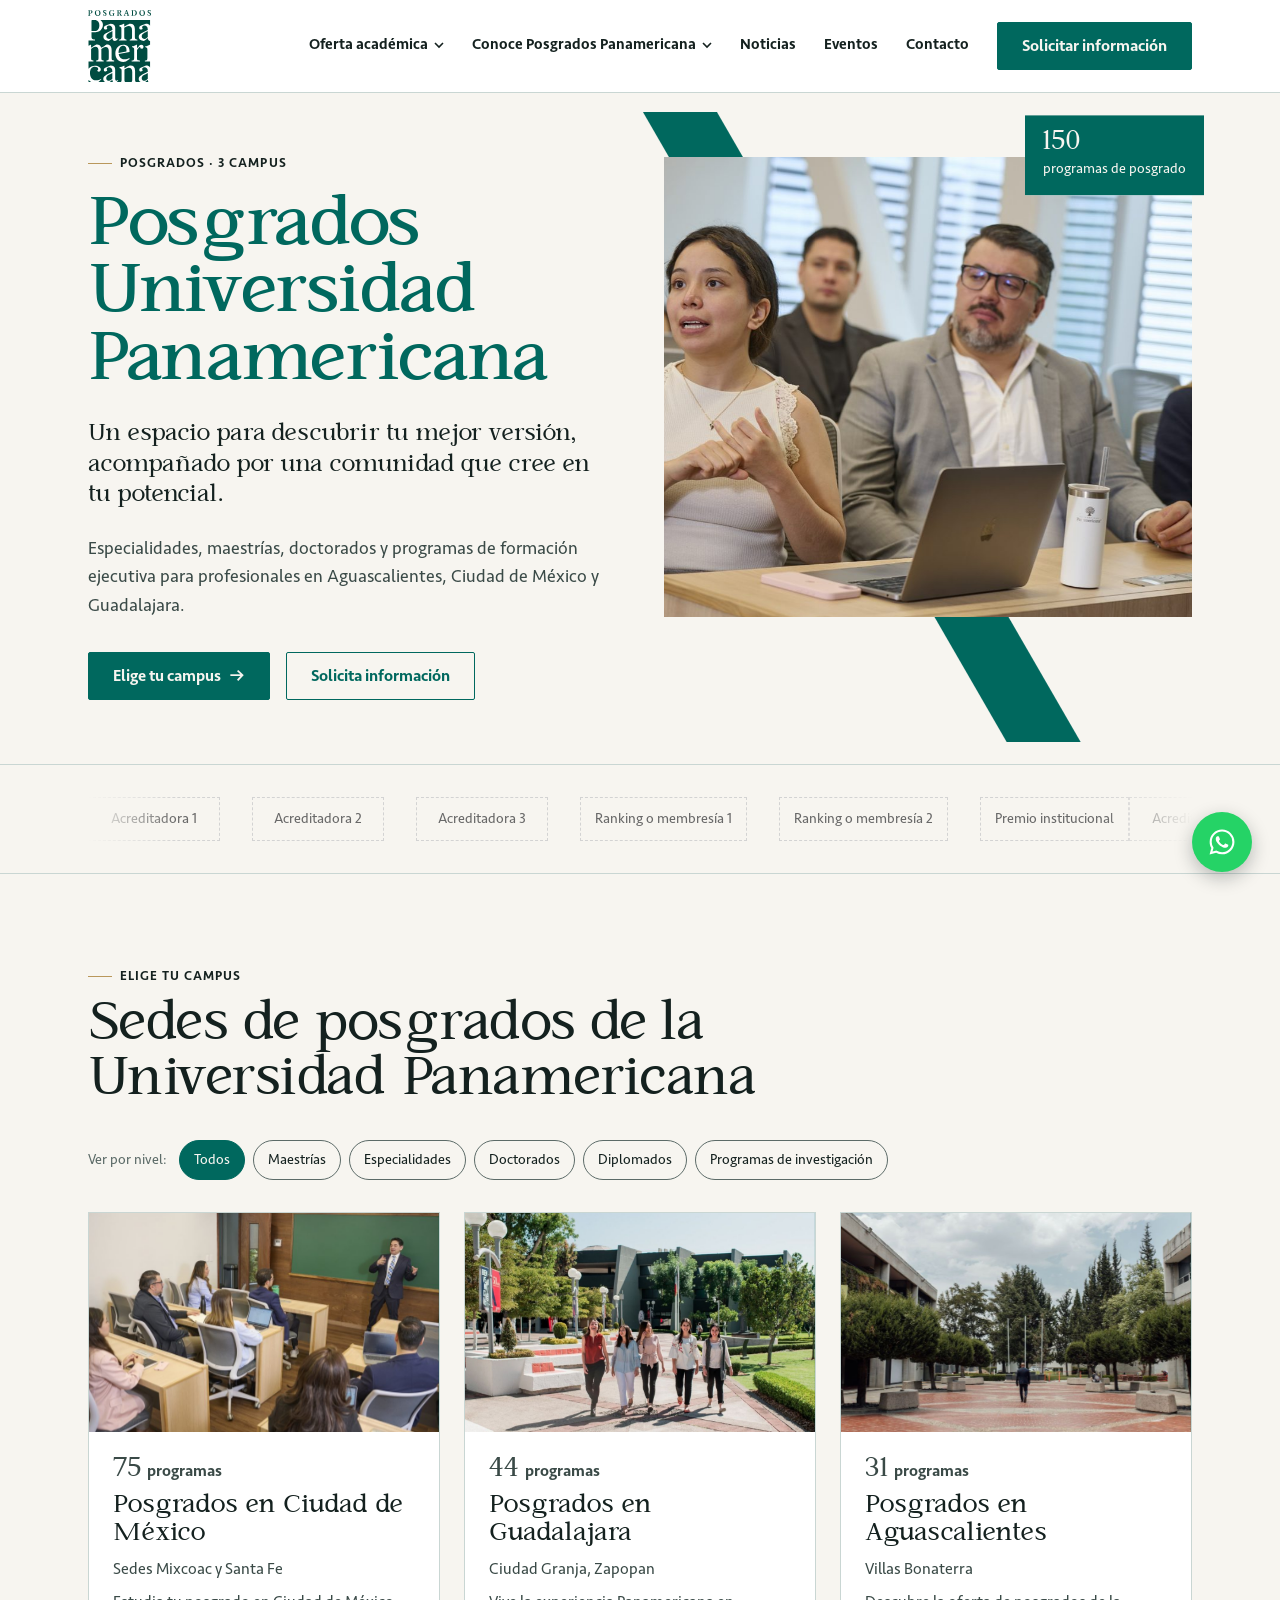
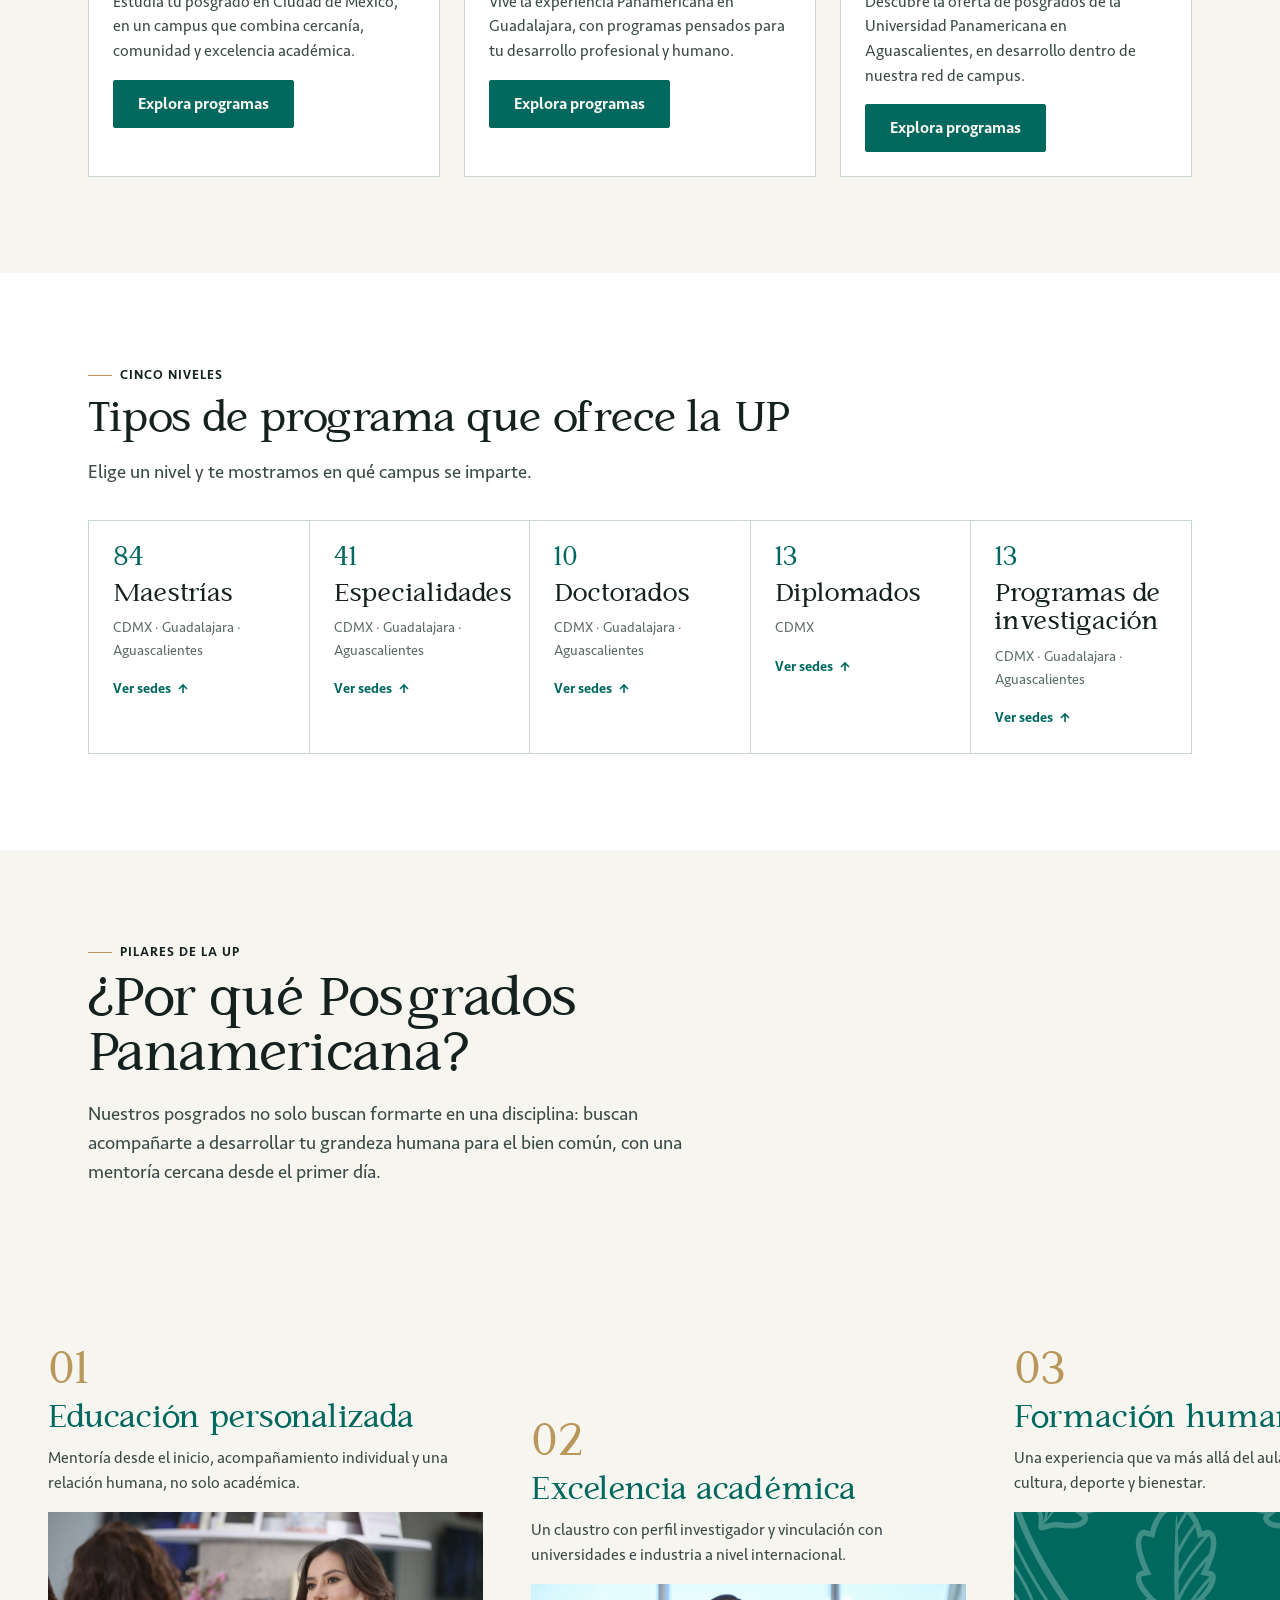
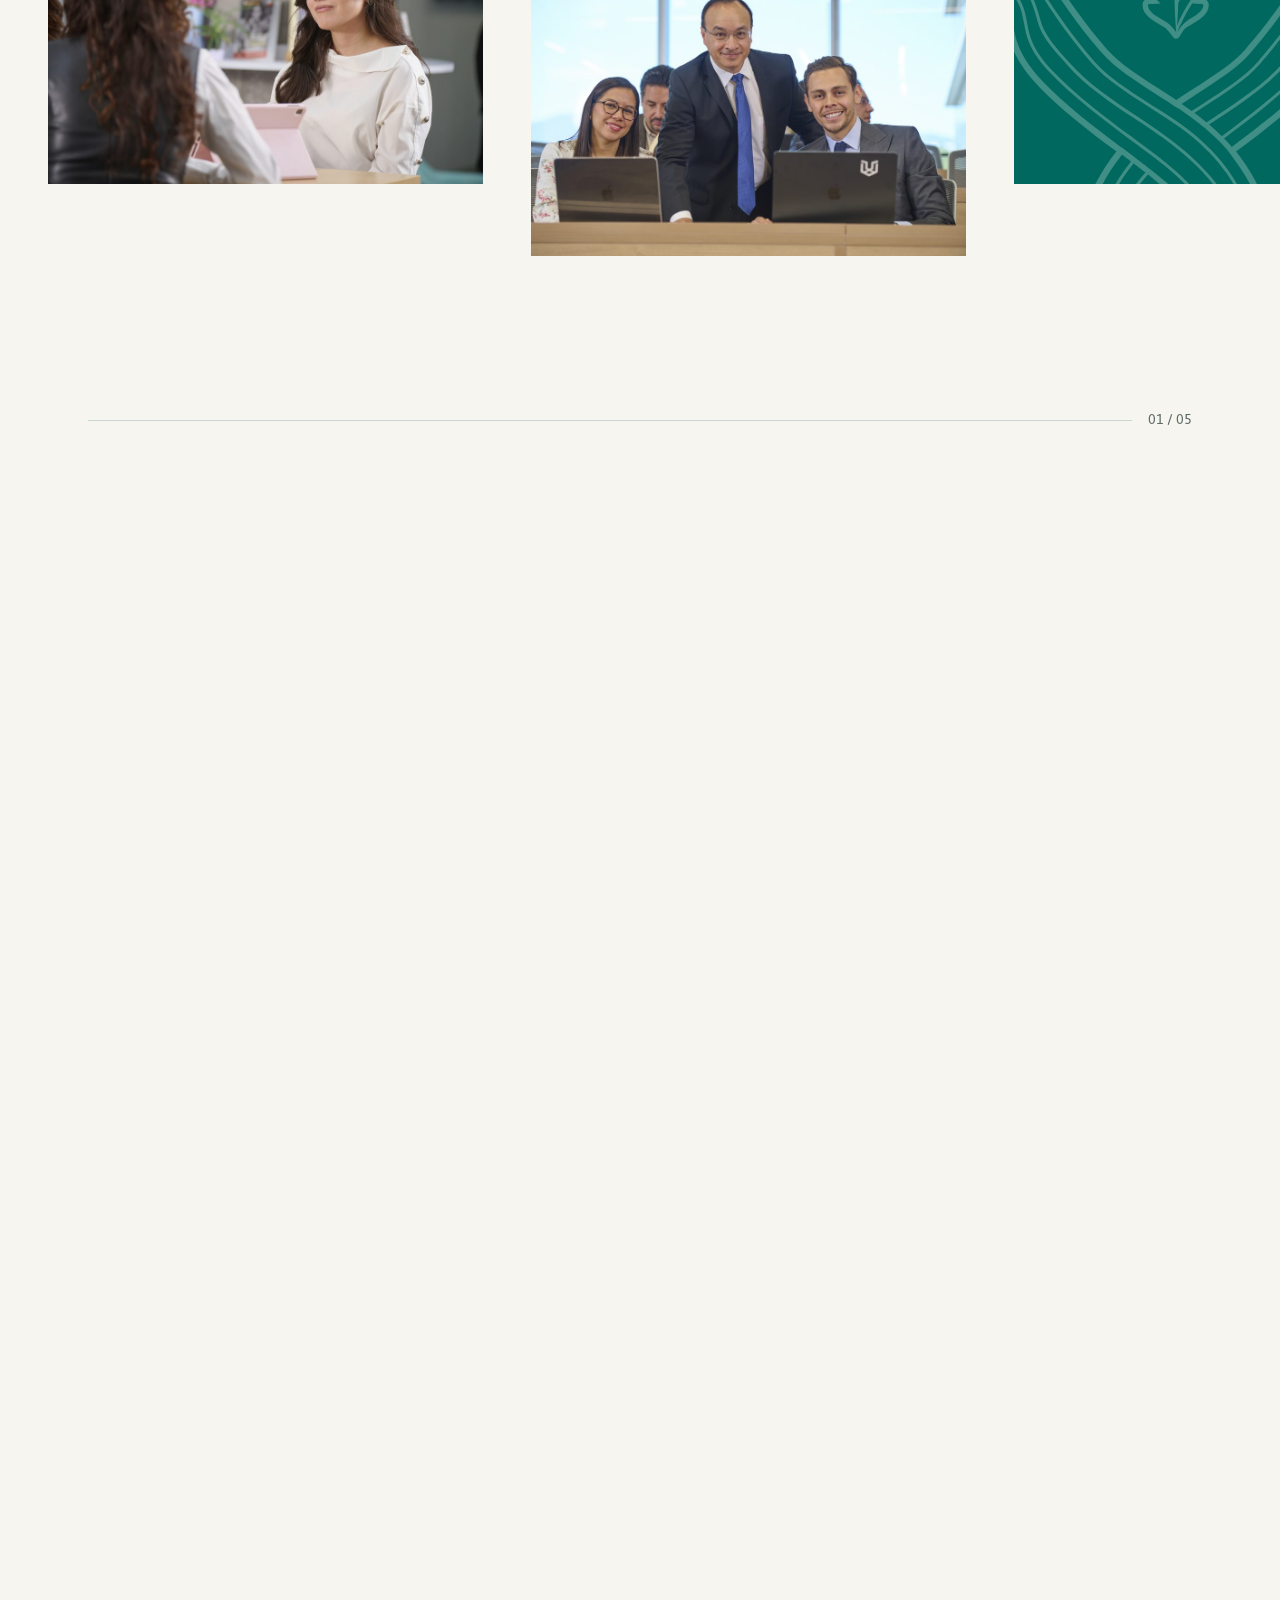
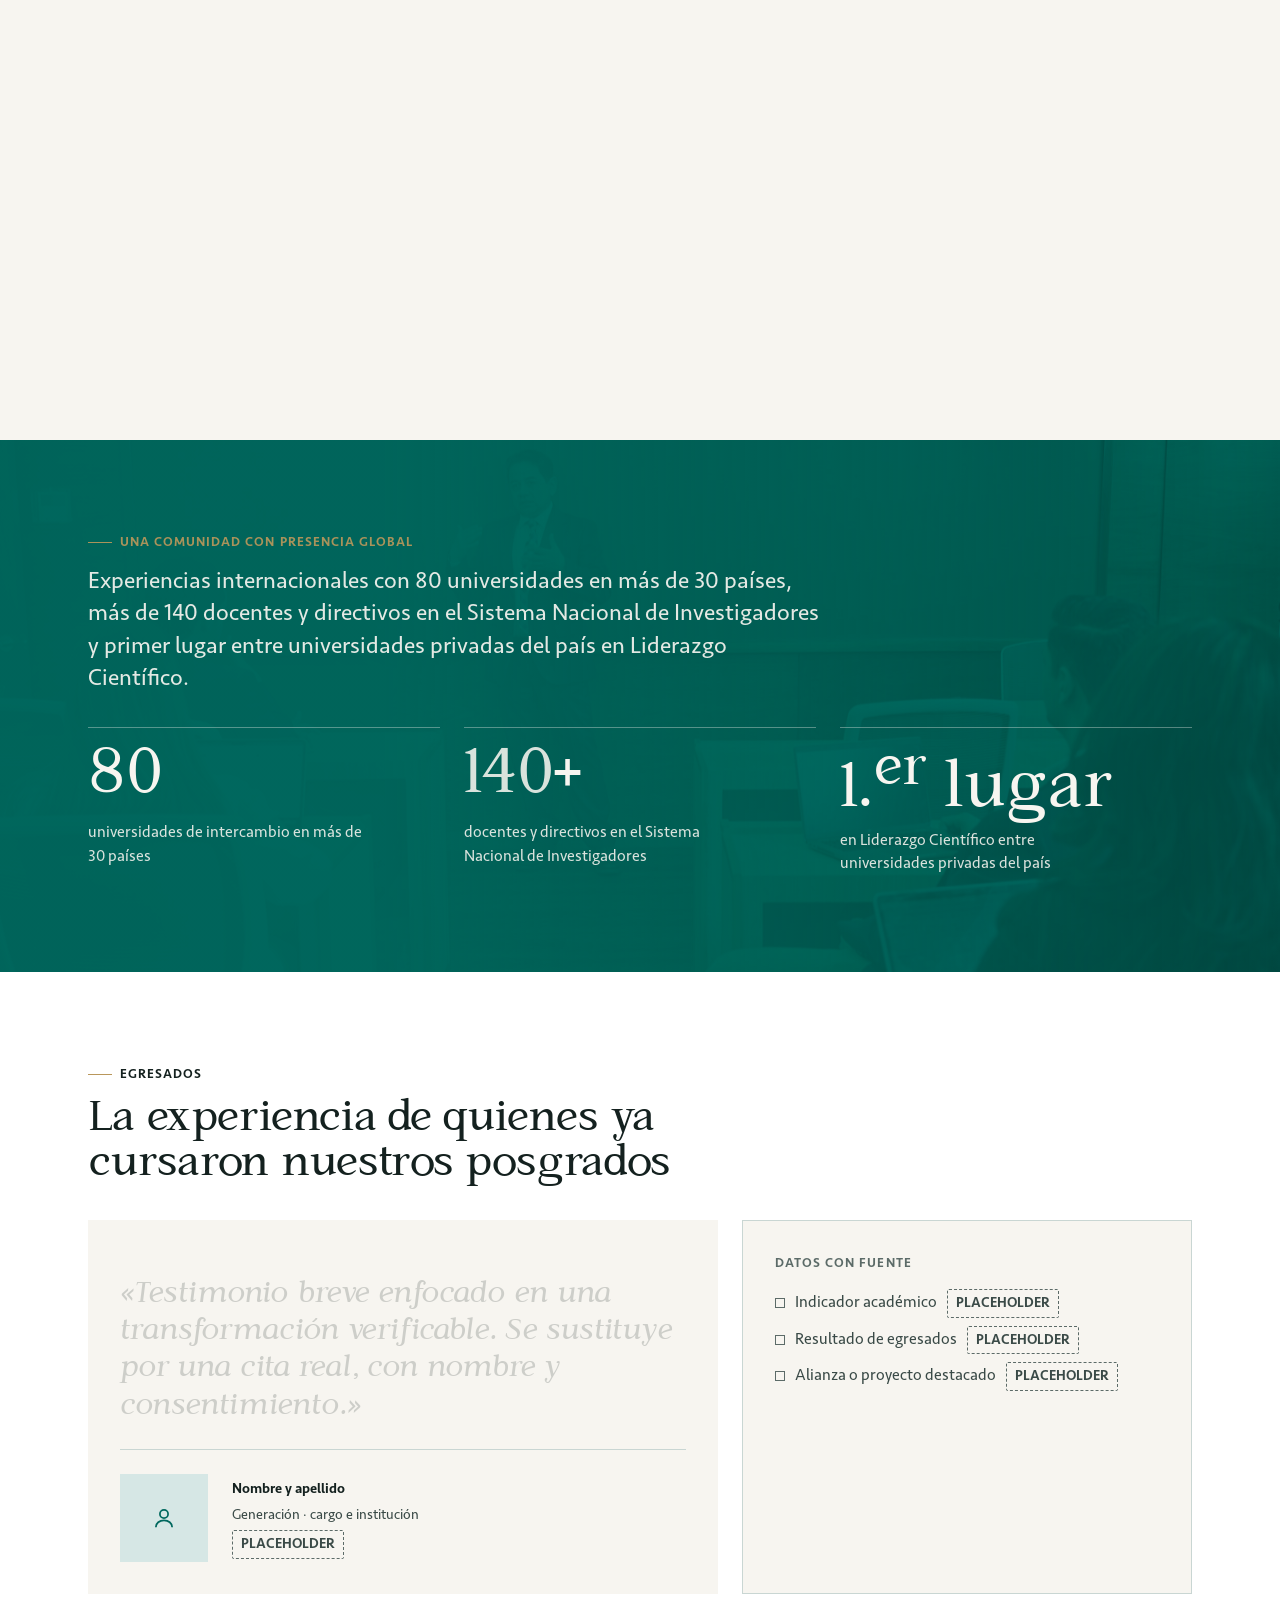
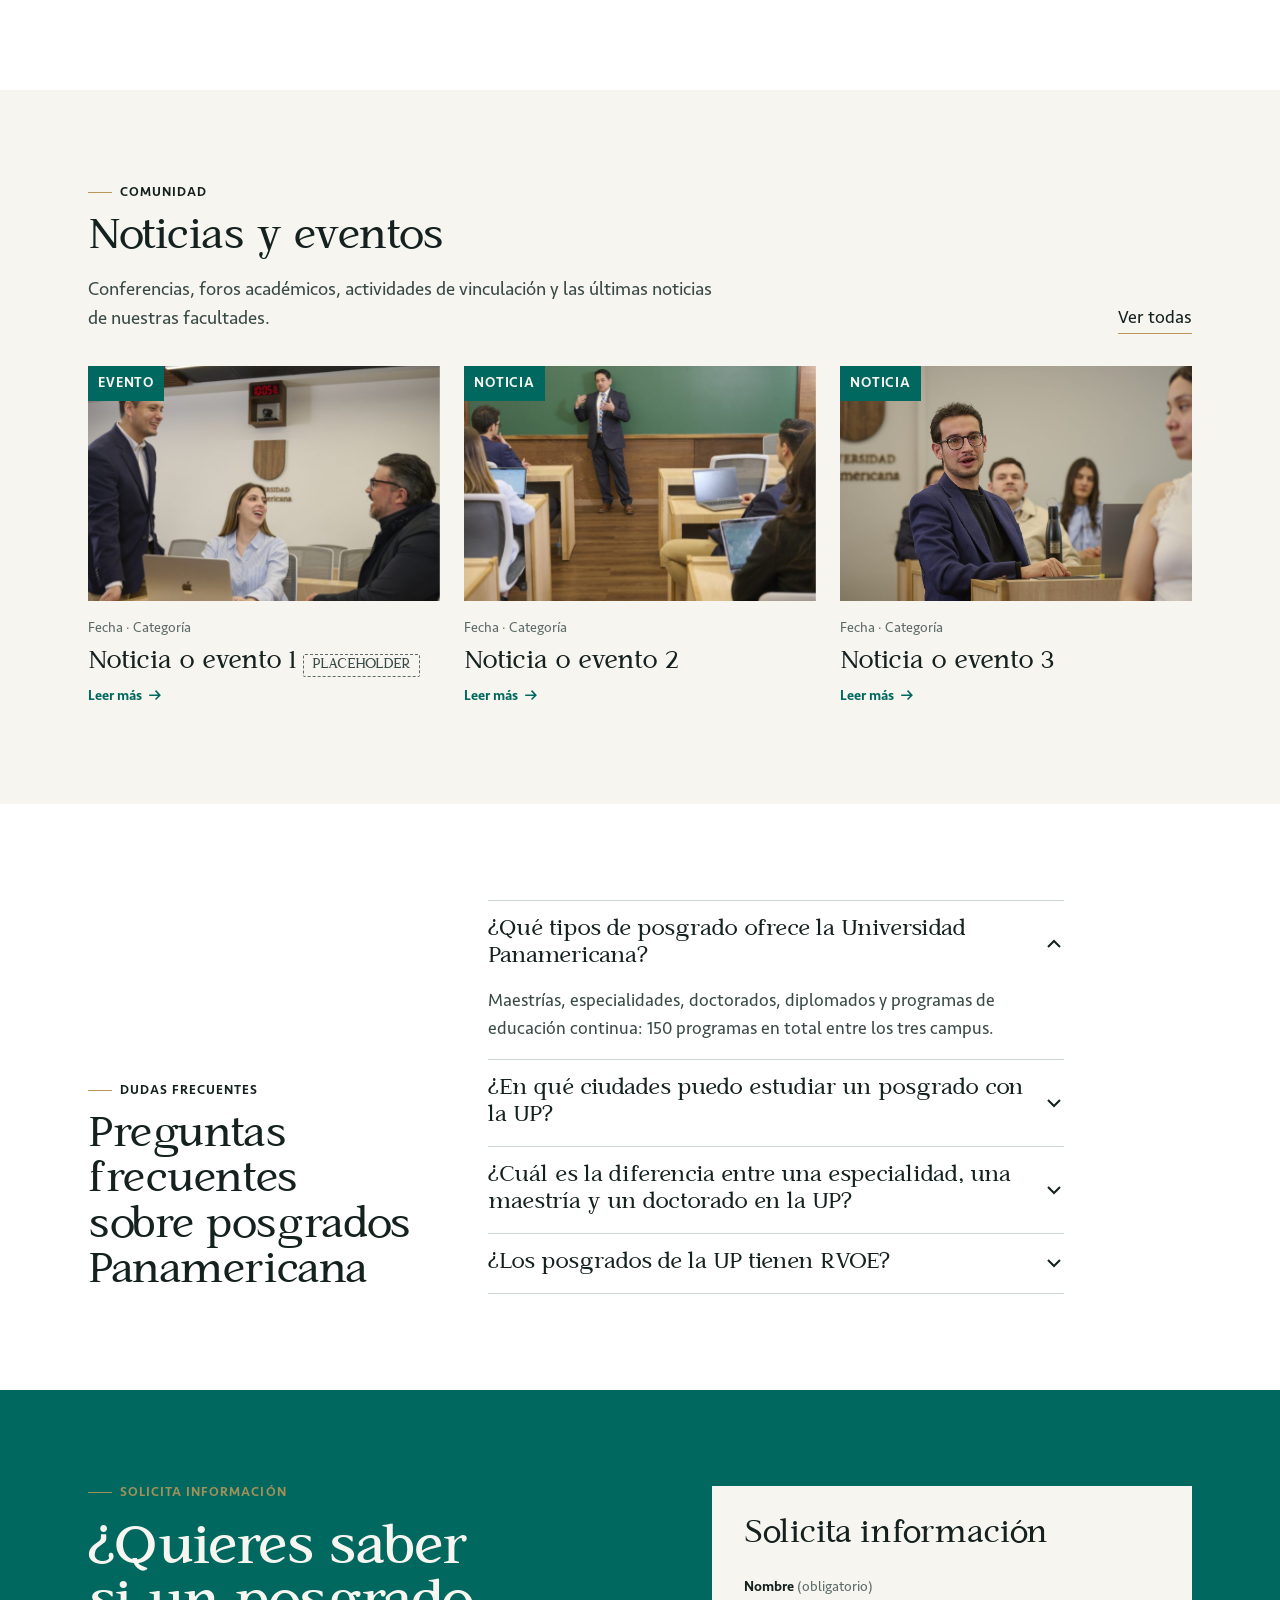
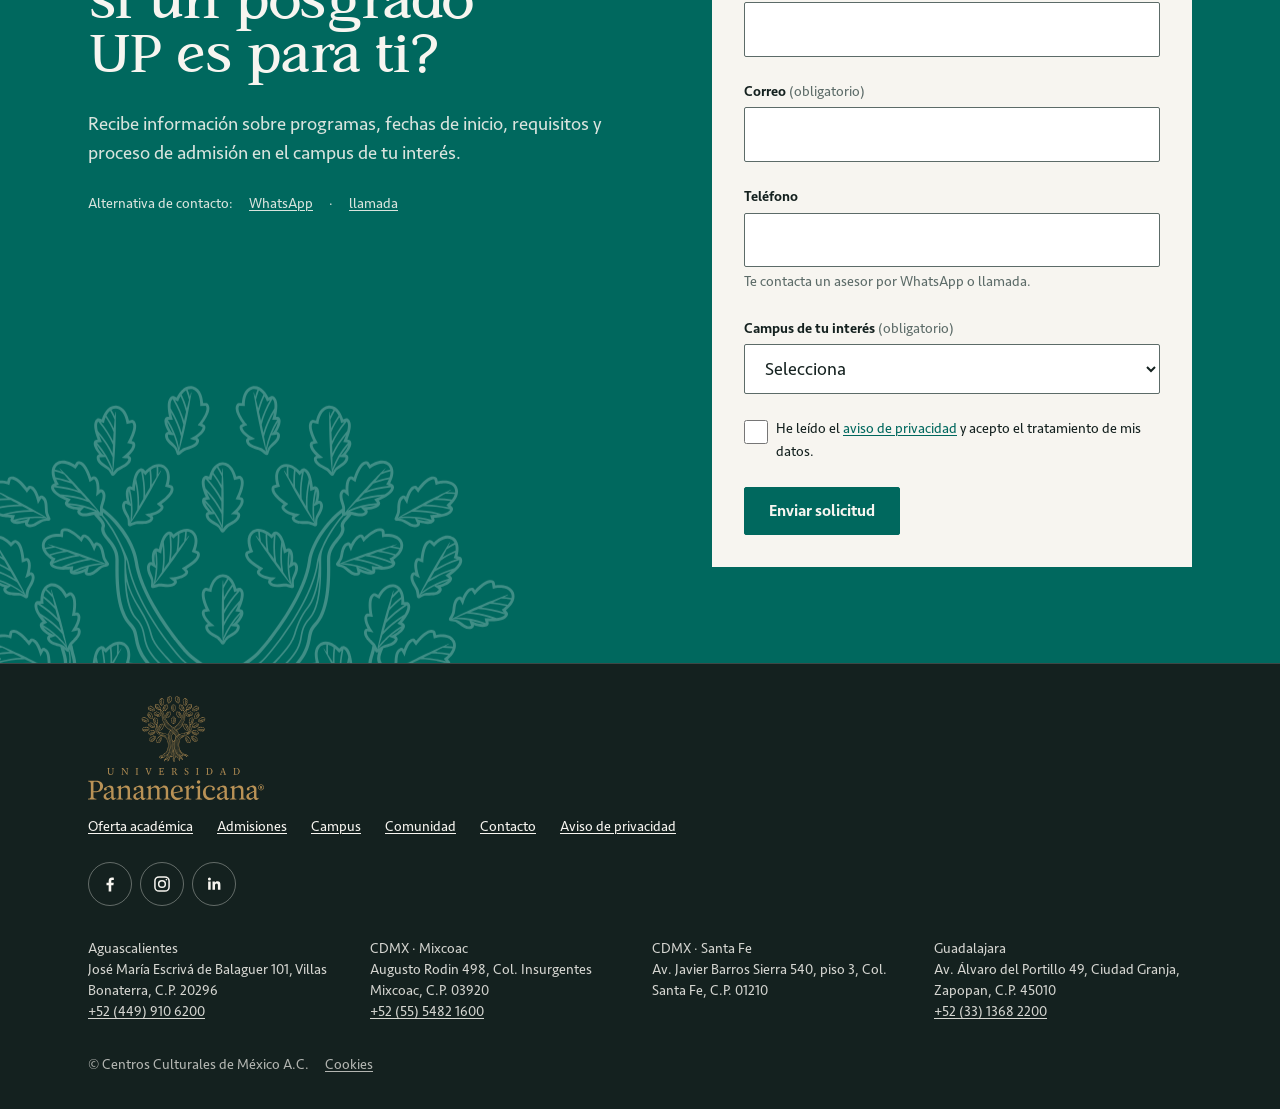
<file: home.html>
<!DOCTYPE html>
<html lang="es-MX">
<head>
<meta charset="utf-8">
<meta name="viewport" content="width=device-width, initial-scale=1">
<title>Posgrados Universidad Panamericana · Maestrías, especialidades y doctorados en CDMX, Guadalajara y Aguascalientes</title>
<meta name="description" content="150 programas de posgrado de la Universidad Panamericana en Ciudad de México, Guadalajara y Aguascalientes: maestrías, especialidades, doctorados, diplomados y educación continua.">
<meta name="robots" content="noindex, nofollow">
<link rel="stylesheet" href="design-system/ds.css?v=6">
<link rel="stylesheet" href="design-system/camino.css?v=6">
<link rel="stylesheet" href="design-system/campus.css?v=35">
</head>
<body class="cp-pagina cp-home">
<a class="oculto-visual" href="#contenido">Saltar al contenido</a>
<!--
  Home · Propuesta B «Campus primero» (2026-09-24)
  Estructura, orden y copy de trabajo: wireframe de Figma «UP - Wireframes (Home)».
  Piel: sistema UP (DESIGN · TOKENS · COMPONENTS). La Propuesta A «El camino» (inicio.html) no se modifica.
  Cabecera: la del wireframe (decisión de Jazmín Córdova, 2026-09-25). Pie: el aprobado por el cliente (UX-SPEC §2; conflicto C2 abierto).
-->

<!-- Cabecera según el wireframe de Figma (2026-09-25, a pedido de Jazmín Córdova):
     logo · Oferta académica ▾ · Conoce Posgrados Panamericana ▾ · Noticias · Eventos · Contacto · Solicitar información.
     Sin barra institucional. El contenido de los desplegables no está en el Figma: sale de la lista de páginas
     del cliente y del inventario oficial (pendiente B29). -->
<header class="cp-cab" id="cab">
  <div class="contenedor cp-cab__barra">
    <a class="cp-cab__logo" href="#" aria-label="Posgrados Panamericana — Inicio"><img src="design-system/img/logo-posgrados.svg" width="290" height="330" alt=""></a>
    <nav class="cp-nav" aria-label="Principal">
      <ul class="cp-nav__lista">
        <li class="cp-nav__item">
          <button class="cp-nav__boton" type="button" aria-expanded="false" aria-controls="d-oferta">Oferta académica<svg viewBox="0 0 10 10" aria-hidden="true"><path d="M1 3l4 4 4-4" fill="none" stroke="currentColor" stroke-width="1.6"/></svg></button>
          <div class="cp-desp" id="d-oferta" hidden><div class="contenedor cp-desp__rejilla">
          <div class="cp-desp__col">
            <p class="cp-desp__titulo">Por nivel</p>
            <ul>
              <li><a href="#"><span>Maestrías</span><b>84</b></a></li>
              <li><a href="#"><span>Especialidades</span><b>41</b></a></li>
              <li><a href="#"><span>Doctorados</span><b>10</b></a></li>
              <li><a href="#"><span>Diplomados</span><b>13</b></a></li>
              <li><a href="#"><span>Educación continua</span><b>1</b></a></li>
              <li><a href="https://www.up.edu.mx/investigacion/ecosistema-de-innovacion/posgrados/"><span>Programas de investigación</span><b>13</b></a></li>
            </ul>
          </div>
          <div class="cp-desp__col">
            <p class="cp-desp__titulo">Por campus</p>
            <ul>
              <li><a href="design-system/sede-cdmx.html"><span>Ciudad de México</span><b>75</b></a></li>
              <li><a href="#sedes" data-cierra-desp><span>Guadalajara</span><b>44</b></a></li>
              <li><a href="#sedes" data-cierra-desp><span>Aguascalientes</span><b>31</b></a></li>
            </ul>
          </div>
          <div class="cp-desp__col cp-desp__col--marca">
            <div class="banda" aria-hidden="true"></div>
            <p class="cp-desp__cifra"><b>150</b> programas de posgrado en 3 campus</p>
            <a class="cp-desp__todo" href="#">Ver todos los programas <span aria-hidden="true">→</span></a>
          </div>
          </div></div>
        </li>
        <li class="cp-nav__item">
          <button class="cp-nav__boton" type="button" aria-expanded="false" aria-controls="d-conoce">Conoce Posgrados Panamericana<svg viewBox="0 0 10 10" aria-hidden="true"><path d="M1 3l4 4 4-4" fill="none" stroke="currentColor" stroke-width="1.6"/></svg></button>
          <div class="cp-desp" id="d-conoce" hidden><div class="contenedor cp-desp__rejilla">
          <div class="cp-desp__col">
            <p class="cp-desp__titulo">Posgrados Panamericana</p>
            <ul>
              <li><a href="design-system/nosotros.html"><span>Nosotros</span></a></li>
              <li><a href="#sedes" data-cierra-desp><span>Sedes</span></a></li>
              <li><a href="#"><span>Admisiones</span></a></li>
              <li><a href="#"><span>Becas, financiamiento y convenios</span></a></li>
            </ul>
          </div>
          <div class="cp-desp__col">
            <p class="cp-desp__titulo">En esta página</p>
            <ul>
              <li><a href="#por-que" data-cierra-desp><span>¿Por qué Posgrados Panamericana?</span></a></li>
              <li><a href="#testimonios" data-cierra-desp><span>Experiencia de egresados</span></a></li>
              <li><a href="#preguntas" data-cierra-desp><span>Preguntas frecuentes</span></a></li>
            </ul>
          </div>
          <div class="cp-desp__col cp-desp__col--marca">
            <div class="banda" aria-hidden="true"></div>
            <p class="cp-desp__cifra">Un espacio para descubrir tu mejor versión.</p>
            <a class="cp-desp__todo" href="#solicitud" data-ir-form>Solicita información <span aria-hidden="true">→</span></a>
          </div>
          </div></div>
        </li>
        <li class="cp-nav__item"><a class="cp-nav__enlace" href="design-system/noticias.html">Noticias</a></li>
        <li class="cp-nav__item"><a class="cp-nav__enlace" href="design-system/eventos.html">Eventos</a></li>
        <li class="cp-nav__item"><a class="cp-nav__enlace" href="#">Contacto</a></li>
      </ul>
    </nav>
    <a class="boton boton--primario cp-cab__cta" href="#solicitud" data-ir-form>Solicitar información</a>
    <span class="cp-progreso" id="progreso" aria-hidden="true"></span>
    <button class="cab__menu cp-cab__menu" id="abrir-menu" type="button" aria-expanded="false" aria-controls="capa-menu"><span class="hamb" aria-hidden="true"><i></i><i></i><i></i></span>Menú</button>
  </div>
</header>
<div class="cp-velo" id="velo" hidden></div>

<!-- Menú móvil: la misma estructura del Figma, con acordeones -->
<div class="capa cp-capa" id="capa-menu" role="dialog" aria-modal="true" aria-label="Menú" hidden>
  <div class="banda banda--atenuada banda--traza" aria-hidden="true"></div>
  <div class="contenedor">
    <div class="capa__cabeza">
      <span class="marca-texto">Posgrados Panamericana</span>
      <button class="cab__menu" id="cerrar-menu" type="button">Cerrar</button>
    </div>
    <nav class="cp-capa__nav" aria-label="Principal (móvil)">
      <div class="cp-capa__item">
        <button class="cp-capa__boton" type="button" aria-expanded="false" aria-controls="m-oferta">Oferta académica<svg viewBox="0 0 10 10" aria-hidden="true"><path d="M1 3l4 4 4-4" fill="none" stroke="currentColor" stroke-width="1.6"/></svg></button>
        <div class="cp-capa__panel" id="m-oferta" hidden><div class="cp-desp__col">
            <p class="cp-desp__titulo">Por nivel</p>
            <ul>
              <li><a href="#"><span>Maestrías</span><b>84</b></a></li>
              <li><a href="#"><span>Especialidades</span><b>41</b></a></li>
              <li><a href="#"><span>Doctorados</span><b>10</b></a></li>
              <li><a href="#"><span>Diplomados</span><b>13</b></a></li>
              <li><a href="#"><span>Educación continua</span><b>1</b></a></li>
              <li><a href="https://www.up.edu.mx/investigacion/ecosistema-de-innovacion/posgrados/"><span>Programas de investigación</span><b>13</b></a></li>
            </ul>
          </div>
          <div class="cp-desp__col">
            <p class="cp-desp__titulo">Por campus</p>
            <ul>
              <li><a href="design-system/sede-cdmx.html"><span>Ciudad de México</span><b>75</b></a></li>
              <li><a href="#sedes" data-cierra-desp><span>Guadalajara</span><b>44</b></a></li>
              <li><a href="#sedes" data-cierra-desp><span>Aguascalientes</span><b>31</b></a></li>
            </ul>
          </div>
          <div class="cp-desp__col cp-desp__col--marca">
            <div class="banda" aria-hidden="true"></div>
            <p class="cp-desp__cifra"><b>150</b> programas de posgrado en 3 campus</p>
            <a class="cp-desp__todo" href="#">Ver todos los programas <span aria-hidden="true">→</span></a>
          </div></div>
      </div>
      <div class="cp-capa__item">
        <button class="cp-capa__boton" type="button" aria-expanded="false" aria-controls="m-conoce">Conoce Posgrados Panamericana<svg viewBox="0 0 10 10" aria-hidden="true"><path d="M1 3l4 4 4-4" fill="none" stroke="currentColor" stroke-width="1.6"/></svg></button>
        <div class="cp-capa__panel" id="m-conoce" hidden><div class="cp-desp__col">
            <p class="cp-desp__titulo">Posgrados Panamericana</p>
            <ul>
              <li><a href="design-system/nosotros.html"><span>Nosotros</span></a></li>
              <li><a href="#sedes" data-cierra-desp><span>Sedes</span></a></li>
              <li><a href="#"><span>Admisiones</span></a></li>
              <li><a href="#"><span>Becas, financiamiento y convenios</span></a></li>
            </ul>
          </div>
          <div class="cp-desp__col">
            <p class="cp-desp__titulo">En esta página</p>
            <ul>
              <li><a href="#por-que" data-cierra-desp><span>¿Por qué Posgrados Panamericana?</span></a></li>
              <li><a href="#testimonios" data-cierra-desp><span>Experiencia de egresados</span></a></li>
              <li><a href="#preguntas" data-cierra-desp><span>Preguntas frecuentes</span></a></li>
            </ul>
          </div>
          <div class="cp-desp__col cp-desp__col--marca">
            <div class="banda" aria-hidden="true"></div>
            <p class="cp-desp__cifra">Un espacio para descubrir tu mejor versión.</p>
            <a class="cp-desp__todo" href="#solicitud" data-ir-form>Solicita información <span aria-hidden="true">→</span></a>
          </div></div>
      </div>
      <div class="cp-capa__item"><a class="cp-capa__enlace" href="design-system/noticias.html">Noticias</a></div>
      <div class="cp-capa__item"><a class="cp-capa__enlace" href="design-system/eventos.html">Eventos</a></div>
      <div class="cp-capa__item"><a class="cp-capa__enlace" href="#">Contacto</a></div>
    </nav>
    <a class="boton boton--primario cp-capa__cta" href="#solicitud" data-ir-form>Solicitar información</a>
  </div>
</div>

<main id="contenido">

  <!-- 01 · Hero -->
  <section class="cp-hero" id="inicio" aria-labelledby="h1">
    <div class="contenedor">
      <div class="cp-hero__texto">
        <p class="cap-etiqueta">Posgrados · 3 campus</p>
        <h1 id="h1" data-lineas><span class="linea"><span>Posgrados</span></span> <span class="linea"><span>Universidad</span></span> <span class="linea"><span>Panamericana</span></span></h1>
        <p class="cp-hero__promesa">Un espacio para descubrir tu mejor versión, acompañado por una comunidad que cree en tu potencial.</p>
        <p class="cp-hero__aeo">Especialidades, maestrías, doctorados y programas de formación ejecutiva para profesionales en Aguascalientes, Ciudad de México y Guadalajara.</p>
        <div class="cp-hero__acciones">
          <a class="boton boton--primario" href="#sedes" data-ir-sedes>Elige tu campus <span aria-hidden="true">→</span></a>
          <a class="boton boton--secundario" href="#solicitud" data-ir-form>Solicita información</a>
        </div>
      </div>
      <div class="cp-hero__escena">
        <div class="cp-hero__tahali" data-parallax="-0.08" aria-hidden="true"></div>
        <figure class="cp-hero__foto" style="--foco: 60% 35%">
          <img src="design-system/img/escena-01.jpg" width="1440" height="960" alt="Estudiantes de posgrado en clase en el campus Mixcoac" fetchpriority="high" data-parallax="0.12">
        </figure>
        <p class="cp-hero__cifra" data-parallax="-0.08"><b data-cuenta="150">150</b>programas de posgrado</p>
      </div>
    </div>
  </section>

  <!-- 02 · Reconocimiento social -->
  <section class="cp-confianza" aria-label="Reconocimientos">
    <div class="contenedor">
      <div class="cp-cinta">
        <ul class="cp-cinta__pista">
          <li>Acreditadora 1</li><li>Acreditadora 2</li><li>Acreditadora 3</li><li>Ranking o membresía 1</li><li>Ranking o membresía 2</li><li>Premio institucional</li>
        </ul>
        <ul class="cp-cinta__pista" aria-hidden="true">
          <li>Acreditadora 1</li><li>Acreditadora 2</li><li>Acreditadora 3</li><li>Ranking o membresía 1</li><li>Ranking o membresía 2</li><li>Premio institucional</li>
        </ul>
      </div>
    </div>
  </section>

  <!-- 03 · Sedes -->
  <section class="cp-seccion cp-seccion--papel" id="sedes" aria-labelledby="h-sedes">
    <div class="contenedor">
      <div class="cp-cabeza">
        <div>
          <p class="cap-etiqueta">Elige tu campus</p>
          <h2 class="cp-h2 cp-mascara" id="h-sedes">Sedes de posgrados de la Universidad Panamericana</h2>
        </div>
        <div class="cp-filtro" role="group" aria-label="Filtrar campus por tipo de programa">
          <span class="cp-filtro__etiqueta">Ver por nivel:</span>
          <button type="button" aria-pressed="true" data-nivel="">Todos</button>
          <button type="button" aria-pressed="false" data-nivel="maestrias">Maestrías</button>
          <button type="button" aria-pressed="false" data-nivel="especialidades">Especialidades</button>
          <button type="button" aria-pressed="false" data-nivel="doctorados">Doctorados</button>
          <button type="button" aria-pressed="false" data-nivel="diplomados">Diplomados</button>
          <button type="button" aria-pressed="false" data-nivel="investigacion">Programas de investigación</button>
        </div>
      </div>
      <p class="oculto-visual" aria-live="polite" id="sedes-estado"></p>
      <ul class="cp-sedes" id="lista-sedes">
        <li class="cp-sede cp-revela" style="--k:0" data-campus="cdmx" data-todos="75" data-maestrias="37" data-especialidades="18" data-doctorados="6" data-diplomados="13" data-continua="1" data-investigacion="7">
          <div class="cp-sede__foto"><img src="design-system/img/mosaico-02.jpg" width="960" height="640" alt="Salón de posgrados del campus Mixcoac durante una clase" loading="lazy" data-parallax="0.08"></div>
          <div class="cp-sede__cuerpo">
            <p class="cp-sede__cuenta"><b data-n>75</b><span data-etq>programas</span></p>
            <h3>Posgrados en Ciudad de México</h3>
            <p class="cp-sede__sedes">Sedes Mixcoac y Santa Fe</p>
            <p>Estudia tu posgrado en Ciudad de México, en un campus que combina cercanía, comunidad y excelencia académica.</p>
            <p class="cp-sede__aviso">Este campus no ofrece programas de este nivel.</p>
            <a class="boton boton--primario" href="design-system/sede-cdmx.html">Explora programas</a>
          </div>
        </li>
        <li class="cp-sede cp-revela" style="--k:1" data-campus="gdl" data-todos="44" data-maestrias="26" data-especialidades="14" data-doctorados="3" data-diplomados="0" data-continua="0" data-investigacion="3">
          <div class="cp-sede__foto"><img src="design-system/img/sede-guadalajara.jpg" width="1280" height="854" alt="Estudiantes caminan por los jardines del campus Guadalajara de la Universidad Panamericana" loading="lazy" data-parallax="0.08" style="object-position: 50% 62%"></div>
          <div class="cp-sede__cuerpo">
            <p class="cp-sede__cuenta"><b data-n>44</b><span data-etq>programas</span></p>
            <h3>Posgrados en Guadalajara</h3>
            <p class="cp-sede__sedes">Ciudad Granja, Zapopan</p>
            <p>Vive la experiencia Panamericana en Guadalajara, con programas pensados para tu desarrollo profesional y humano.</p>
            <p class="cp-sede__aviso">Este campus no ofrece programas de este nivel.</p>
            <a class="boton boton--primario" href="#">Explora programas</a>
          </div>
        </li>
        <li class="cp-sede cp-revela" style="--k:2" data-campus="ags" data-todos="31" data-maestrias="21" data-especialidades="9" data-doctorados="1" data-diplomados="0" data-continua="0" data-investigacion="3">
          <div class="cp-sede__foto"><img src="design-system/img/sede-aguascalientes.jpg" width="1024" height="683" alt="Patio central del campus Aguascalientes de la Universidad Panamericana" loading="lazy" data-parallax="0.08" style="object-position: 50% 55%"></div>
          <div class="cp-sede__cuerpo">
            <p class="cp-sede__cuenta"><b data-n>31</b><span data-etq>programas</span></p>
            <h3>Posgrados en Aguascalientes</h3>
            <p class="cp-sede__sedes">Villas Bonaterra</p>
            <p>Descubre la oferta de posgrados de la Universidad Panamericana en Aguascalientes, en desarrollo dentro de nuestra red de campus.</p>
            <p class="cp-sede__aviso">Este campus no ofrece programas de este nivel.</p>
            <a class="boton boton--primario" href="#">Explora programas</a>
          </div>
        </li>
      </ul>
    </div>
  </section>

  <!-- 04 · Tipos de programa -->
  <section class="cp-seccion cp-seccion--elevada" id="niveles" aria-labelledby="h-niveles">
    <div class="contenedor">
      <div class="cp-cabeza">
        <div>
          <p class="cap-etiqueta">Cinco niveles</p>
          <h2 class="cp-h2 cp-mascara" id="h-niveles">Tipos de programa que ofrece la UP</h2>
          <p class="cp-apoyo">Elige un nivel y te mostramos en qué campus se imparte.</p>
        </div>
      </div>
      <ul class="cp-niveles">
        <li class="cp-nivel cp-revela" style="--k:0"><button type="button" data-ver-nivel="maestrias"><span class="cp-nivel__n">84</span><span class="cp-nivel__nombre">Maestrías</span><span class="cp-nivel__campus">CDMX · Guadalajara · Aguascalientes</span><span class="cp-nivel__ir">Ver sedes <svg viewBox="0 0 12 12" aria-hidden="true"><path d="M6 10V2M2 6l4-4 4 4" fill="none" stroke="currentColor" stroke-width="1.6"/></svg></span></button></li>
        <li class="cp-nivel cp-revela" style="--k:1"><button type="button" data-ver-nivel="especialidades"><span class="cp-nivel__n">41</span><span class="cp-nivel__nombre">Especialidades</span><span class="cp-nivel__campus">CDMX · Guadalajara · Aguascalientes</span><span class="cp-nivel__ir">Ver sedes <svg viewBox="0 0 12 12" aria-hidden="true"><path d="M6 10V2M2 6l4-4 4 4" fill="none" stroke="currentColor" stroke-width="1.6"/></svg></span></button></li>
        <li class="cp-nivel cp-revela" style="--k:2"><button type="button" data-ver-nivel="doctorados"><span class="cp-nivel__n">10</span><span class="cp-nivel__nombre">Doctorados</span><span class="cp-nivel__campus">CDMX · Guadalajara · Aguascalientes</span><span class="cp-nivel__ir">Ver sedes <svg viewBox="0 0 12 12" aria-hidden="true"><path d="M6 10V2M2 6l4-4 4 4" fill="none" stroke="currentColor" stroke-width="1.6"/></svg></span></button></li>
        <li class="cp-nivel cp-revela" style="--k:3"><button type="button" data-ver-nivel="diplomados"><span class="cp-nivel__n">13</span><span class="cp-nivel__nombre">Diplomados</span><span class="cp-nivel__campus">CDMX</span><span class="cp-nivel__ir">Ver sedes <svg viewBox="0 0 12 12" aria-hidden="true"><path d="M6 10V2M2 6l4-4 4 4" fill="none" stroke="currentColor" stroke-width="1.6"/></svg></span></button></li>
        <li class="cp-nivel cp-revela" style="--k:4"><button type="button" data-ver-nivel="investigacion"><span class="cp-nivel__n">13</span><span class="cp-nivel__nombre">Programas de investigación</span><span class="cp-nivel__campus">CDMX · Guadalajara · Aguascalientes</span><span class="cp-nivel__ir">Ver sedes <svg viewBox="0 0 12 12" aria-hidden="true"><path d="M6 10V2M2 6l4-4 4 4" fill="none" stroke="currentColor" stroke-width="1.6"/></svg></span></button></li>
      </ul>
    </div>
  </section>

  <!-- 05 · ¿Por qué Posgrados Panamericana? -->
  <section class="cp-seccion cp-seccion--papel cp-porque" id="por-que" aria-labelledby="h-porque">
    <div class="contenedor">
      <div class="cp-cabeza">
        <div>
          <p class="cap-etiqueta">Pilares de la UP</p>
          <h2 class="cp-h2 cp-mascara" id="h-porque">¿Por qué Posgrados Panamericana?</h2>
          <p class="cp-apoyo">Nuestros posgrados no solo buscan formarte en una disciplina: buscan acompañarte a desarrollar tu grandeza humana para el bien común, con una mentoría cercana desde el primer día.</p>
        </div>
      </div>
    </div>
    <div class="cp-recorrido" id="recorrido">
      <div class="cp-recorrido__fijo">
        <div class="cp-recorrido__marco">
          <ol class="cp-pilares" id="pilares">
          <li class="cp-pilar"><span class="cp-pilar__n" aria-hidden="true">01</span><h3>Educación personalizada</h3><p>Mentoría desde el inicio, acompañamiento individual y una relación humana, no solo académica.</p><figure class="cp-pilar__foto"><img src="design-system/img/mosaico-05.jpg" width="960" height="640" alt="Conversación entre estudiantes de posgrado" loading="lazy"></figure></li>
          <li class="cp-pilar"><span class="cp-pilar__n" aria-hidden="true">02</span><h3>Excelencia académica</h3><p>Un claustro con perfil investigador y vinculación con universidades e industria a nivel internacional.</p><figure class="cp-pilar__foto"><img src="design-system/img/mosaico-04.jpg" width="960" height="640" alt="Profesor de posgrado durante una sesión con su grupo" loading="lazy"></figure></li>
          <li class="cp-pilar"><span class="cp-pilar__n" aria-hidden="true">03</span><h3>Formación humana</h3><p>Una experiencia que va más allá del aula, con espacios de arte, cultura, deporte y bienestar.</p><div class="cp-pilar__plasta" aria-hidden="true"><div class="textura-roble textura-roble--acercamiento" data-parallax="0.06" aria-hidden="true"></div></div></li>
          <li class="cp-pilar"><span class="cp-pilar__n" aria-hidden="true">04</span><h3>Compromiso social</h3><p>Programas y espacios donde tu formación se traduce en servicio real a la comunidad.</p><div class="cp-pilar__plasta" aria-hidden="true"><div class="textura-roble textura-roble--acercamiento" data-parallax="0.06" aria-hidden="true"></div></div></li>
          <li class="cp-pilar"><span class="cp-pilar__n" aria-hidden="true">05</span><h3>Investigación y difusión</h3><p>Una universidad reconocida por su liderazgo científico entre instituciones privadas del país.</p><figure class="cp-pilar__foto"><img src="design-system/img/mosaico-03.jpg" width="960" height="640" alt="Reunión académica en el campus Mixcoac" loading="lazy"></figure></li>
          </ol>
        </div>
        <div class="contenedor cp-recorrido__pie" aria-hidden="true"><span class="cp-recorrido__barra"><i id="recorrido-barra"></i></span><span id="recorrido-pos">01 / 05</span></div>
      </div>
    </div>

    <div class="cp-cifras" id="cifras">
      <div class="cp-cifras__fondo" aria-hidden="true"><img src="design-system/img/escena-03.jpg" width="1440" height="960" alt="" loading="lazy" data-parallax="0.2"></div>
      <div class="contenedor">
        <div class="cp-cifras__intro cp-revela">
          <p class="cap-etiqueta">Una comunidad con presencia global</p>
          <p>Experiencias internacionales con 80 universidades en más de 30 países, más de 140 docentes y directivos en el Sistema Nacional de Investigadores y primer lugar entre universidades privadas del país en Liderazgo Científico.</p>
        </div>
        <ul>
          <li class="cp-revela" style="--k:0"><b data-cuenta="80">80</b><span>universidades de intercambio en más de 30 países</span></li>
          <li class="cp-revela" style="--k:1"><b><span data-cuenta="140">140</span>+</b><span>docentes y directivos en el Sistema Nacional de Investigadores</span></li>
          <li class="cp-revela" style="--k:2"><b>1.<sup>er</sup> lugar</b><span>en Liderazgo Científico entre universidades privadas del país</span></li>
        </ul>
      </div>
    </div>
  </section>

  <!-- 05b · Testimonios -->
  <section class="cp-seccion cp-seccion--elevada" id="testimonios" aria-labelledby="h-testimonios">
    <div class="contenedor">
      <div class="cp-cabeza"><div><p class="cap-etiqueta">Egresados</p><h2 class="cp-h2 cp-mascara" id="h-testimonios">La experiencia de quienes ya cursaron nuestros posgrados</h2></div></div>
      <div class="cp-prueba">
        <figure class="cp-testimonio cp-revela">
          <blockquote data-ilumina>«Testimonio breve enfocado en una transformación verificable. Se sustituye por una cita real, con nombre y consentimiento.»</blockquote>
          <figcaption class="cp-testimonio__autor">
            <div class="cp-testimonio__foto" role="img" aria-label="Espacio para la fotografía del egresado"><svg width="28" height="28" viewBox="0 0 24 24" fill="none" stroke="currentColor" stroke-width="1.5" aria-hidden="true"><circle cx="12" cy="8.5" r="3.5"/><path d="M5 20c0-3.6 3.1-6 7-6s7 2.4 7 6"/></svg></div>
            <div class="cp-testimonio__datos"><b>Nombre y apellido</b><span>Generación · cargo e institución</span><span class="ds__tag ds__tag--placeholder">PLACEHOLDER</span></div>
          </figcaption>
        </figure>
        <div class="cp-datos cp-revela" style="--k:1">
          <h3>Datos con fuente</h3>
          <ul><li>Indicador académico <span class="ds__tag ds__tag--placeholder">PLACEHOLDER</span></li><li>Resultado de egresados <span class="ds__tag ds__tag--placeholder">PLACEHOLDER</span></li><li>Alianza o proyecto destacado <span class="ds__tag ds__tag--placeholder">PLACEHOLDER</span></li></ul>
        </div>
      </div>
    </div>
  </section>

  <!-- 06 · Noticias y eventos (HubSpot; se oculta si no hay publicaciones) -->
  <section class="cp-seccion cp-seccion--papel" id="noticias" aria-labelledby="h-noticias" data-hubspot-blog>
    <div class="contenedor">
      <div class="cp-cabeza">
        <div>
          <p class="cap-etiqueta">Comunidad</p>
          <h2 class="cp-h2 cp-mascara" id="h-noticias">Noticias y eventos</h2>
          <p class="cp-apoyo">Conferencias, foros académicos, actividades de vinculación y las últimas noticias de nuestras facultades.</p>
        </div>
        <a class="enlace-filete" href="design-system/noticias.html">Ver todas</a>
      </div>
      <ul class="cp-noticias">
        <li class="cp-noticia cp-revela" style="--k:0"><a href="#"><div class="cp-noticia__img"><img src="design-system/img/mosaico-06.jpg" width="960" height="640" alt="" loading="lazy" data-parallax="0.06"><span class="cp-noticia__tipo">Evento</span></div><p class="cp-noticia__meta">Fecha · Categoría</p><h3>Noticia o evento 1 <span class="ds__tag ds__tag--placeholder">PLACEHOLDER</span></h3><span class="cp-noticia__leer">Leer más <span aria-hidden="true">→</span></span></a></li>
        <li class="cp-noticia cp-revela" style="--k:1"><a href="#"><div class="cp-noticia__img"><img src="design-system/img/mosaico-01.jpg" width="960" height="640" alt="" loading="lazy" data-parallax="0.06"><span class="cp-noticia__tipo">Noticia</span></div><p class="cp-noticia__meta">Fecha · Categoría</p><h3>Noticia o evento 2</h3><span class="cp-noticia__leer">Leer más <span aria-hidden="true">→</span></span></a></li>
        <li class="cp-noticia cp-revela" style="--k:2"><a href="#"><div class="cp-noticia__img"><img src="design-system/img/escena-02.jpg" width="1440" height="960" alt="" loading="lazy" data-parallax="0.06"><span class="cp-noticia__tipo">Noticia</span></div><p class="cp-noticia__meta">Fecha · Categoría</p><h3>Noticia o evento 3</h3><span class="cp-noticia__leer">Leer más <span aria-hidden="true">→</span></span></a></li>
      </ul>
    </div>
  </section>

  <!-- 07 · Preguntas frecuentes -->
  <section class="cp-seccion cp-seccion--elevada" id="preguntas" aria-labelledby="h-preguntas">
    <div class="contenedor cp-faq">
      <div class="cp-cabeza" style="margin:0"><div><p class="cap-etiqueta">Dudas frecuentes</p><h2 class="cp-h2 cp-mascara" id="h-preguntas">Preguntas frecuentes sobre posgrados Panamericana</h2></div></div>
      <div class="acordeon">
        <div class="acordeon__item"><h3><button class="acordeon__boton" aria-expanded="true" aria-controls="faq-1"><span class="q">¿Qué tipos de posgrado ofrece la Universidad Panamericana?</span><svg viewBox="0 0 20 20" aria-hidden="true"><path d="M4 7l6 6 6-6" fill="none" stroke="currentColor" stroke-width="2"/></svg></button></h3><div class="acordeon__panel" id="faq-1"><div><p>Maestrías, especialidades, doctorados, diplomados y programas de educación continua: 150 programas en total entre los tres campus.</p></div></div></div>
        <div class="acordeon__item"><h3><button class="acordeon__boton" aria-expanded="false" aria-controls="faq-2"><span class="q">¿En qué ciudades puedo estudiar un posgrado con la UP?</span><svg viewBox="0 0 20 20" aria-hidden="true"><path d="M4 7l6 6 6-6" fill="none" stroke="currentColor" stroke-width="2"/></svg></button></h3><div class="acordeon__panel" id="faq-2" data-cerrado><div><p>En Ciudad de México, con sedes en Mixcoac y Santa Fe; en Guadalajara, en Ciudad Granja, Zapopan; y en Aguascalientes, en Villas Bonaterra.</p></div></div></div>
        <div class="acordeon__item"><h3><button class="acordeon__boton" aria-expanded="false" aria-controls="faq-3"><span class="q">¿Cuál es la diferencia entre una especialidad, una maestría y un doctorado en la UP?</span><svg viewBox="0 0 20 20" aria-hidden="true"><path d="M4 7l6 6 6-6" fill="none" stroke="currentColor" stroke-width="2"/></svg></button></h3><div class="acordeon__panel" id="faq-3" data-cerrado><div><p><span class="ds__tag ds__tag--placeholder">PENDIENTE</span> Respuesta a redactar con Admisiones.</p></div></div></div>
        <div class="acordeon__item"><h3><button class="acordeon__boton" aria-expanded="false" aria-controls="faq-4"><span class="q">¿Los posgrados de la UP tienen RVOE?</span><svg viewBox="0 0 20 20" aria-hidden="true"><path d="M4 7l6 6 6-6" fill="none" stroke="currentColor" stroke-width="2"/></svg></button></h3><div class="acordeon__panel" id="faq-4" data-cerrado><div><p><span class="ds__tag ds__tag--placeholder">PENDIENTE</span> Respuesta institucional genérica, sin inventar números de RVOE.</p></div></div></div>
      </div>
    </div>
  </section>

  <!-- 08 · CTA final -->
  <section class="cp-seccion cp-cta cp-cta--roble" id="solicitud" aria-labelledby="h-cta">
    <div class="textura-roble" data-parallax="0.12" aria-hidden="true"></div>
    <div class="contenedor">
      <div class="cp-cta__mensaje">
        <p class="cap-etiqueta" style="color:var(--contenido-acento-inverso)">Solicita información</p>
        <h2 id="h-cta" tabindex="-1">¿Quieres saber si un posgrado UP es para ti?</h2>
        <p>Recibe información sobre programas, fechas de inicio, requisitos y proceso de admisión en el campus de tu interés.</p>
        <p class="cp-cta__alt">Alternativa de contacto: <a href="#">WhatsApp</a> · <a href="#">llamada</a></p>
      </div>
      <form class="cp-form" onsubmit="return false" aria-labelledby="h-form">
        <h3 id="h-form">Solicita información</h3>
        <div class="campo"><label class="campo__etiqueta" for="b-nombre">Nombre <span>(obligatorio)</span></label><input class="campo__control" id="b-nombre" type="text" autocomplete="name" required></div>
        <div class="campo"><label class="campo__etiqueta" for="b-correo">Correo <span>(obligatorio)</span></label><input class="campo__control" id="b-correo" type="email" autocomplete="email" required></div>
        <div class="campo"><label class="campo__etiqueta" for="b-tel">Teléfono</label><input class="campo__control" id="b-tel" type="tel" autocomplete="tel"><p class="campo__ayuda">Te contacta un asesor por WhatsApp o llamada.</p></div>
        <div class="campo"><label class="campo__etiqueta" for="b-campus">Campus de tu interés <span>(obligatorio)</span></label><select class="campo__control" id="b-campus" required><option value="">Selecciona</option><option>Ciudad de México</option><option>Guadalajara</option><option>Aguascalientes</option></select></div>
        <div class="campo campo--casilla"><input type="checkbox" id="b-priv" required><label for="b-priv">He leído el <a href="#">aviso de privacidad</a> y acepto el tratamiento de mis datos.</label></div>
        <button class="boton boton--primario" type="submit">Enviar solicitud</button>
      </form>
    </div>
  </section>

</main>

<footer class="pie-camino" id="pie">
  <div class="contenedor">
    <div style="display:grid;gap:var(--espacio-base)">
      <a class="pie-logo" href="https://www.up.edu.mx/" aria-label="Universidad Panamericana"><img src="design-system/img/logo-up-roble.svg" width="515" height="305" alt="" loading="lazy"></a>
      <nav aria-label="Pie de página"><ul><li><a href="#">Oferta académica</a></li><li><a href="#">Admisiones</a></li><li><a href="#">Campus</a></li><li><a href="#">Comunidad</a></li><li><a href="#">Contacto</a></li><li><a href="#">Aviso de privacidad</a></li></ul></nav>
      <ul class="pie-redes" aria-label="Redes sociales">
        <li><a href="https://www.facebook.com/UPinstitucional/" target="_blank" rel="noopener" aria-label="Facebook de la Universidad Panamericana (se abre en otra pestaña)"><svg viewBox="0 0 24 24" aria-hidden="true"><path d="M13.5 21v-7.5h2.6l.4-3h-3V8.6c0-.9.3-1.5 1.5-1.5h1.6V4.4c-.3 0-1.2-.1-2.3-.1-2.3 0-3.9 1.4-3.9 4v2.2H7.8v3h2.6V21z" fill="currentColor"/></svg></a></li>
        <li><a href="https://www.instagram.com/upmexico/" target="_blank" rel="noopener" aria-label="Instagram de la Universidad Panamericana (se abre en otra pestaña)"><svg viewBox="0 0 24 24" aria-hidden="true" fill="none" stroke="currentColor" stroke-width="1.8"><rect x="3.5" y="3.5" width="17" height="17" rx="5"/><circle cx="12" cy="12" r="4"/><circle cx="17.3" cy="6.7" r="1" fill="currentColor" stroke="none"/></svg></a></li>
        <li><a href="https://www.linkedin.com/school/universidad-panamericana/" target="_blank" rel="noopener" aria-label="LinkedIn de la Universidad Panamericana (se abre en otra pestaña)"><svg viewBox="0 0 24 24" aria-hidden="true"><path d="M5 9h3v10H5zM6.5 4.3a1.8 1.8 0 110 3.6 1.8 1.8 0 010-3.6zM10.2 9h2.9v1.4h.1c.4-.8 1.4-1.6 2.9-1.6 3.1 0 3.6 2 3.6 4.6V19h-3v-4.9c0-1.2 0-2.7-1.6-2.7s-1.9 1.3-1.9 2.6v5h-3z" fill="currentColor"/></svg></a></li>
      </ul>
    </div>
    <div class="sedes">
      <address>Aguascalientes<br>José María Escrivá de Balaguer 101, Villas Bonaterra, C.P. 20296<br><a href="tel:+524499106200">+52 (449) 910 6200</a></address>
      <address>CDMX · Mixcoac<br>Augusto Rodin 498, Col. Insurgentes Mixcoac, C.P. 03920<br><a href="tel:+525554821600">+52 (55) 5482 1600</a></address>
      <address>CDMX · Santa Fe<br>Av. Javier Barros Sierra 540, piso 3, Col. Santa Fe, C.P. 01210</address>
      <address>Guadalajara<br>Av. Álvaro del Portillo 49, Ciudad Granja, Zapopan, C.P. 45010<br><a href="tel:+523313682200">+52 (33) 1368 2200</a></address>
    </div>
    <p class="legal"><span>© Centros Culturales de México A.C.</span><a href="#">Cookies</a></p>
  </div>
</footer>

<div class="cp-fija" id="cta-fija" aria-hidden="true">
  <a class="boton boton--secundario" href="#sedes" data-ir-sedes tabindex="-1">Elige tu campus</a>
  <a class="boton boton--primario" href="#solicitud" data-ir-form tabindex="-1">Solicitar información</a>
</div>

<script>
const reducido = matchMedia('(prefers-reduced-motion: reduce)').matches;
const suave = reducido ? 'auto' : 'smooth';

// Modo de captura (solo verificación)
if (location.search.includes('captura=1')) { const st = document.createElement('style'); st.textContent = '*{transition:none!important;animation:none!important}.cp-revela{opacity:1!important;transform:none!important}.cp-mascara{opacity:1!important;transform:none!important}.cp-hero__foto{clip-path:none!important}.cp-hero h1 .linea>span,.cp-hero__promesa,.cp-hero__aeo,.cp-hero__acciones{transform:none!important;opacity:1!important}.cp-hero__tahali::before{transform:skewX(30deg)!important}.cp-cinta__pista{animation:none!important}[data-ilumina] .pal{opacity:1!important}'; document.head.appendChild(st); window.sinConteo = true; }

// Hero: la banda se traza al cargar
const hero = document.getElementById('inicio');
requestAnimationFrame(() => requestAnimationFrame(() => { hero.classList.add('trazada'); hero.querySelectorAll('.banda--traza').forEach(b => b.classList.add('trazada')); }));

// Revelado escalonado y bandas que se trazan al entrar en vista
const io = new IntersectionObserver(es => es.forEach(e => { if (!e.isIntersecting) return; e.target.classList.add(e.target.matches('[data-traza-en-vista]') ? 'trazada' : 'cp-visto'); io.unobserve(e.target); }), { threshold: 0.2 });
document.querySelectorAll('.cp-revela, .cp-mascara, [data-traza-en-vista]').forEach(el => io.observe(el));
setTimeout(() => document.querySelectorAll('.cp-revela, .cp-mascara').forEach(el => { if (el.getBoundingClientRect().top < innerHeight) el.classList.add('cp-visto'); }), 1500);

// Cifras que cuentan
const ioCuenta = new IntersectionObserver(es => es.forEach(e => {
  if (!e.isIntersecting) return; ioCuenta.unobserve(e.target);
  const fin = +e.target.dataset.cuenta; if (reducido || window.sinConteo) return;
  const t0 = performance.now(), dur = 1000;
  const paso = t => { const p = Math.min(1, (t - t0) / dur); e.target.textContent = Math.round(fin * (1 - Math.pow(1 - p, 3))); if (p < 1) requestAnimationFrame(paso); };
  requestAnimationFrame(paso);
}), { threshold: 0.6 });
document.querySelectorAll('[data-cuenta]').forEach(el => ioCuenta.observe(el));

// Número que viaja de su valor actual al nuevo
function contarA(el, fin) {
  const ini = +el.textContent || 0; if (ini === fin) return;
  if (reducido) { el.textContent = fin; return; }
  el.classList.add('cp-cambia'); const t0 = performance.now(), dur = 500;
  const paso = t => { const p = Math.min(1, (t - t0) / dur); el.textContent = Math.round(ini + (fin - ini) * (1 - Math.pow(1 - p, 3))); if (p < 1) requestAnimationFrame(paso); else el.classList.remove('cp-cambia'); };
  requestAnimationFrame(paso);
}

// Sedes: filtro por nivel (sin URL nueva; campus-first)
const nombres = { '': 'programas', maestrias: 'maestrías', especialidades: 'especialidades', doctorados: 'doctorados', diplomados: 'diplomados', continua: 'de educación continua', investigacion: 'programas de investigación' };
const singular = { '': 'programa', maestrias: 'maestría', especialidades: 'especialidad', doctorados: 'doctorado', diplomados: 'diplomado', continua: 'de educación continua', investigacion: 'programa de investigación' };
const botonesFiltro = [...document.querySelectorAll('.cp-filtro button')];
const sedes = [...document.querySelectorAll('.cp-sede')];
const estado = document.getElementById('sedes-estado');
function filtrar(nivel) {
  botonesFiltro.forEach(b => b.setAttribute('aria-pressed', String(b.dataset.nivel === nivel)));
  document.getElementById('lista-sedes').classList.toggle('cp-sedes--filtrando', !!nivel);
  const resumen = [];
  sedes.forEach(s => {
    const n = +s.dataset[nivel || 'todos'];
    const num = s.querySelector('[data-n]'); contarA(num, n);
    s.querySelector('[data-etq]').textContent = n === 1 ? singular[nivel] : nombres[nivel];
    s.classList.toggle('cp-sede--vacia', n === 0);
    resumen.push(`${s.querySelector('h3').textContent}: ${n}`);
  });
  estado.textContent = nivel ? `Mostrando ${nombres[nivel]}. ${resumen.join('; ')}.` : 'Mostrando todos los programas.';
}
botonesFiltro.forEach(b => b.addEventListener('click', () => filtrar(b.dataset.nivel)));
document.querySelectorAll('[data-ver-nivel]').forEach(b => b.addEventListener('click', () => {
  filtrar(b.dataset.verNivel);
  document.getElementById('sedes').scrollIntoView({ behavior: suave, block: 'start' });
  setTimeout(() => botonesFiltro.find(x => x.dataset.nivel === b.dataset.verNivel)?.focus({ preventScroll: true }), reducido ? 0 : 500);
}));

// Anclas con desplazamiento suave y foco
function ir(id, foco) { cerrarMenu(); document.getElementById(id).scrollIntoView({ behavior: suave, block: 'start' }); if (foco) setTimeout(() => document.getElementById(foco).focus({ preventScroll: true }), reducido ? 0 : 500); }
document.querySelectorAll('[data-ir-sedes]').forEach(a => a.addEventListener('click', e => { e.preventDefault(); ir('sedes'); }));
document.querySelectorAll('[data-ir-form]').forEach(a => a.addEventListener('click', e => { e.preventDefault(); ir('solicitud', 'h-cta'); }));

// Acordeón
document.querySelectorAll('.acordeon__boton').forEach(b => b.addEventListener('click', () => { const ab = b.getAttribute('aria-expanded') === 'true'; b.setAttribute('aria-expanded', String(!ab)); document.getElementById(b.getAttribute('aria-controls')).toggleAttribute('data-cerrado', ab); }));

// Cabecera plegable
const cab = document.getElementById('cab');
addEventListener('scroll', () => cab.classList.toggle('cp-cab--plegada', scrollY > 80), { passive: true });

// CTA persistente en móvil: aparece tras el hero y se retira cuando el formulario está en vista
const fija = document.getElementById('cta-fija');
const formulario = document.getElementById('solicitud');
function actualizarFija() {
  const ver = hero.getBoundingClientRect().bottom < 0 && formulario.getBoundingClientRect().top > innerHeight * 0.85;
  fija.classList.toggle('cp-fija--visible', ver); fija.setAttribute('aria-hidden', String(!ver)); fija.querySelectorAll('a').forEach(a => a.tabIndex = ver ? 0 : -1);
}
addEventListener('scroll', actualizarFija, { passive: true }); addEventListener('resize', actualizarFija); actualizarFija();

// Movimiento ligado al desplazamiento: parallax, progreso, recorrido horizontal y cita que se ilumina
const enCaptura = location.search.includes('captura=1');
const progreso = document.getElementById('progreso');
const capasParallax = [...document.querySelectorAll('[data-parallax]')];
const recorrido = document.getElementById('recorrido'), pilares = document.getElementById('pilares');
const barraRec = document.getElementById('recorrido-barra'), posRec = document.getElementById('recorrido-pos');
const nPilares = pilares.children.length;
const cita = document.querySelector('[data-ilumina]');
cita.innerHTML = cita.textContent.trim().split(/\s+/).map(p => `<span class="pal">${p}</span>`).join(' ');
const palabras = [...cita.querySelectorAll('.pal')];
const fijarRecorrido = () => matchMedia('(min-width: 1100px)').matches && !reducido && !enCaptura;
function medirRecorrido() {
  if (!fijarRecorrido()) { recorrido.style.removeProperty('--alto-recorrido'); pilares.style.removeProperty('--tx'); return; }
  const extra = Math.max(0, pilares.scrollWidth - innerWidth);
  recorrido.style.setProperty('--alto-recorrido', `${extra + innerHeight}px`);
}
let pendienteMov = false;
function mover() {
  pendienteMov = false;
  const vh = innerHeight, max = document.documentElement.scrollHeight - vh;
  progreso.style.setProperty('--p', max > 0 ? (scrollY / max).toFixed(4) : 0);
  if (reducido || enCaptura) { palabras.forEach(w => w.classList.add('on')); return; }
  capasParallax.forEach(el => {
    const marco = el.tagName === 'IMG' ? el.parentElement : el;
    const r = marco.getBoundingClientRect(); if (r.bottom < -100 || r.top > vh + 100) return;
    const d = (r.top + r.height / 2 - vh / 2);
    let y = -d * (+el.dataset.parallax);
    if (el.tagName === 'IMG') { const lim = r.height * 0.11; y = Math.max(-lim, Math.min(lim, y)); }
    el.style.setProperty('--py', `${y.toFixed(1)}px`);
  });
  if (fijarRecorrido()) {
    const r = recorrido.getBoundingClientRect(), recorridoTotal = r.height - (vh - cab.offsetHeight);
    const p = Math.max(0, Math.min(1, -(r.top - cab.offsetHeight) / Math.max(1, recorridoTotal)));
    const extra = Math.max(0, pilares.scrollWidth - innerWidth);
    pilares.style.setProperty('--tx', `${(-p * extra).toFixed(1)}px`);
    barraRec.style.setProperty('--rp', p.toFixed(4));
    posRec.textContent = `0${Math.min(nPilares, 1 + Math.floor(p * nPilares * 0.999))} / 0${nPilares}`;
  }
  const rc = cita.getBoundingClientRect();
  const pc = Math.max(0, Math.min(1, (vh * 0.85 - rc.top) / (vh * 0.85 - vh * 0.3 + rc.height * 0.5)));
  const encendidas = Math.round(pc * palabras.length);
  palabras.forEach((w, k) => w.classList.toggle('on', k < encendidas));
}
const pedirMov = () => { if (!pendienteMov) { pendienteMov = true; requestAnimationFrame(mover); } };
addEventListener('scroll', pedirMov, { passive: true });
addEventListener('resize', () => { medirRecorrido(); pedirMov(); });
addEventListener('load', () => { medirRecorrido(); mover(); });
medirRecorrido(); mover();
// Solo verificación: ?y=<px> fija el desplazamiento al cargar (para capturas sin interacción)
const yPrueba = new URLSearchParams(location.search).get('y');
if (yPrueba !== null) addEventListener('load', () => { document.documentElement.style.scrollBehavior = 'auto'; scrollTo(0, +yPrueba); document.querySelectorAll('.cp-revela,.cp-mascara').forEach(e => e.classList.add('cp-visto')); hero.classList.add('trazada'); cab.classList.toggle('cp-cab--plegada', scrollY > 80); mover(); });

// Desplegables de escritorio (patrón disclosure: clic, teclado y cursor)
const botonesNav = [...document.querySelectorAll('.cp-nav__boton')];
const velo = document.getElementById('velo');
const hayCursor = matchMedia('(hover: hover) and (pointer: fine)');
let temporizador = null;
function cerrarDesp(devolverFoco) {
  botonesNav.forEach(b => { if (b.getAttribute('aria-expanded') === 'true') { b.setAttribute('aria-expanded', 'false'); document.getElementById(b.getAttribute('aria-controls')).hidden = true; if (devolverFoco) b.focus(); } });
  velo.hidden = true; cab.classList.remove('cp-cab--abierta');
}
function abrirDesp(b) {
  if (b.getAttribute('aria-expanded') === 'true') return;
  cerrarDesp(false);
  b.setAttribute('aria-expanded', 'true'); document.getElementById(b.getAttribute('aria-controls')).hidden = false;
  velo.hidden = false; cab.classList.add('cp-cab--abierta');
}
botonesNav.forEach(b => {
  const item = b.closest('.cp-nav__item');
  b.addEventListener('click', () => b.getAttribute('aria-expanded') === 'true' ? cerrarDesp(false) : abrirDesp(b));
  item.addEventListener('mouseenter', () => { if (!hayCursor.matches) return; clearTimeout(temporizador); temporizador = setTimeout(() => abrirDesp(b), 120); });
  item.addEventListener('mouseleave', () => { if (!hayCursor.matches) return; clearTimeout(temporizador); temporizador = setTimeout(() => cerrarDesp(false), 200); });
  item.addEventListener('focusout', e => { if (!item.contains(e.relatedTarget)) { const d = document.getElementById(b.getAttribute('aria-controls')); if (!d.hidden) cerrarDesp(false); } });
});
document.addEventListener('keydown', e => { if (e.key === 'Escape' && !velo.hidden) cerrarDesp(true); });
velo.addEventListener('click', () => cerrarDesp(false));
document.querySelectorAll('.cp-nav__enlace').forEach(a => a.addEventListener('mouseenter', () => { if (hayCursor.matches) cerrarDesp(false); }));

// Menú móvil en capa (foco atrapado, Esc) con acordeones
const capa = document.getElementById('capa-menu'), abrir = document.getElementById('abrir-menu'), cerrar = document.getElementById('cerrar-menu');
let ultimoFoco = null;
function abrirMenu() { ultimoFoco = document.activeElement; capa.hidden = false; abrir.setAttribute('aria-expanded', 'true'); document.body.style.overflow = 'hidden'; requestAnimationFrame(() => capa.querySelector('.banda').classList.add('trazada')); cerrar.focus(); document.addEventListener('keydown', teclaMenu); }
function cerrarMenu() { cerrarDesp(false); if (capa.hidden) return; capa.hidden = true; capa.querySelector('.banda').classList.remove('trazada'); abrir.setAttribute('aria-expanded', 'false'); document.body.style.overflow = ''; document.removeEventListener('keydown', teclaMenu); ((ultimoFoco && ultimoFoco !== document.body) ? ultimoFoco : abrir).focus(); }
function teclaMenu(e) { if (e.key === 'Escape') return cerrarMenu(); if (e.key !== 'Tab') return; const f = [...capa.querySelectorAll('a, button')].filter(x => x.offsetParent), p = f[0], u = f[f.length - 1]; if (e.shiftKey && document.activeElement === p) { e.preventDefault(); u.focus(); } else if (!e.shiftKey && document.activeElement === u) { e.preventDefault(); p.focus(); } }
abrir.addEventListener('click', abrirMenu); cerrar.addEventListener('click', cerrarMenu);
document.querySelectorAll('.cp-capa__boton').forEach(b => b.addEventListener('click', () => { const ab = b.getAttribute('aria-expanded') === 'true'; b.setAttribute('aria-expanded', String(!ab)); document.getElementById(b.getAttribute('aria-controls')).hidden = ab; }));
document.querySelectorAll('[data-cierra-desp]').forEach(a => a.addEventListener('click', e => { const id = a.getAttribute('href').slice(1); if (!id) return; e.preventDefault(); ir(id); }));
</script>
<!-- BnO Review: solo se activa con ?review=true&token=… -->
<a class="cp-wa" href="#" data-origen="whatsapp-flotante" aria-label="Escríbenos por WhatsApp" title="Escríbenos por WhatsApp"><svg width="30" height="30" viewBox="0 0 24 24" fill="currentColor" aria-hidden="true"><path d="M12.04 2C6.58 2 2.13 6.45 2.13 11.91c0 1.75.46 3.45 1.32 4.95L2.05 22l5.25-1.38a9.87 9.87 0 0 0 4.74 1.21h.01c5.46 0 9.91-4.45 9.91-9.91 0-2.65-1.03-5.14-2.9-7.01A9.82 9.82 0 0 0 12.04 2zm0 1.67c2.2 0 4.26.86 5.82 2.42a8.2 8.2 0 0 1 2.41 5.83c0 4.54-3.7 8.23-8.24 8.23a8.2 8.2 0 0 1-4.19-1.15l-.3-.18-3.12.82.83-3.04-.2-.31a8.2 8.2 0 0 1-1.26-4.38c.01-4.54 3.7-8.24 8.25-8.24zM8.53 7.33c-.16 0-.43.06-.66.31-.22.25-.87.85-.87 2.07 0 1.22.89 2.4 1.01 2.56.12.17 1.75 2.67 4.23 3.74.59.26 1.05.41 1.41.52.59.19 1.13.16 1.56.1.48-.07 1.47-.6 1.67-1.18.21-.58.21-1.07.15-1.18-.07-.1-.23-.16-.48-.29-.25-.12-1.47-.72-1.69-.81-.23-.08-.39-.12-.56.13-.16.25-.64.81-.78.97-.15.17-.29.19-.54.06-.25-.12-1.05-.39-2-1.23-.74-.66-1.24-1.47-1.38-1.72-.15-.25-.02-.38.11-.51.11-.11.25-.29.37-.43.13-.15.17-.25.25-.42.08-.16.04-.31-.02-.43-.06-.13-.56-1.35-.77-1.84-.2-.49-.4-.42-.56-.43-.14-.01-.31-.01-.47-.01z"/></svg></a>
<button class="cp-arriba" type="button" aria-label="Volver al inicio de la página" title="Volver arriba"><svg width="20" height="20" viewBox="0 0 20 20" aria-hidden="true"><path d="M10 16V4M4.5 9.5L10 4l5.5 5.5" fill="none" stroke="currentColor" stroke-width="1.8"/></svg></button>
<script>
// Volver arriba: aparece tras recorrer una pantalla y lleva al inicio; el foco pasa al contenido principal
(() => {
  const b = document.querySelector('.cp-arriba'); if (!b) return;
  const rm = matchMedia('(prefers-reduced-motion: reduce)').matches;
  addEventListener('scroll', () => b.classList.toggle('cp-arriba--visible', scrollY > innerHeight), { passive: true });
  b.addEventListener('click', () => { scrollTo({ top: 0, behavior: rm ? 'auto' : 'smooth' }); const m = document.querySelector('main'); if (m) { m.setAttribute('tabindex', '-1'); m.focus({ preventScroll: true }); } });
})();
</script>
<script type="module" src="design-system/../assets/review/review.js"></script>
</body>
</html>
</file>
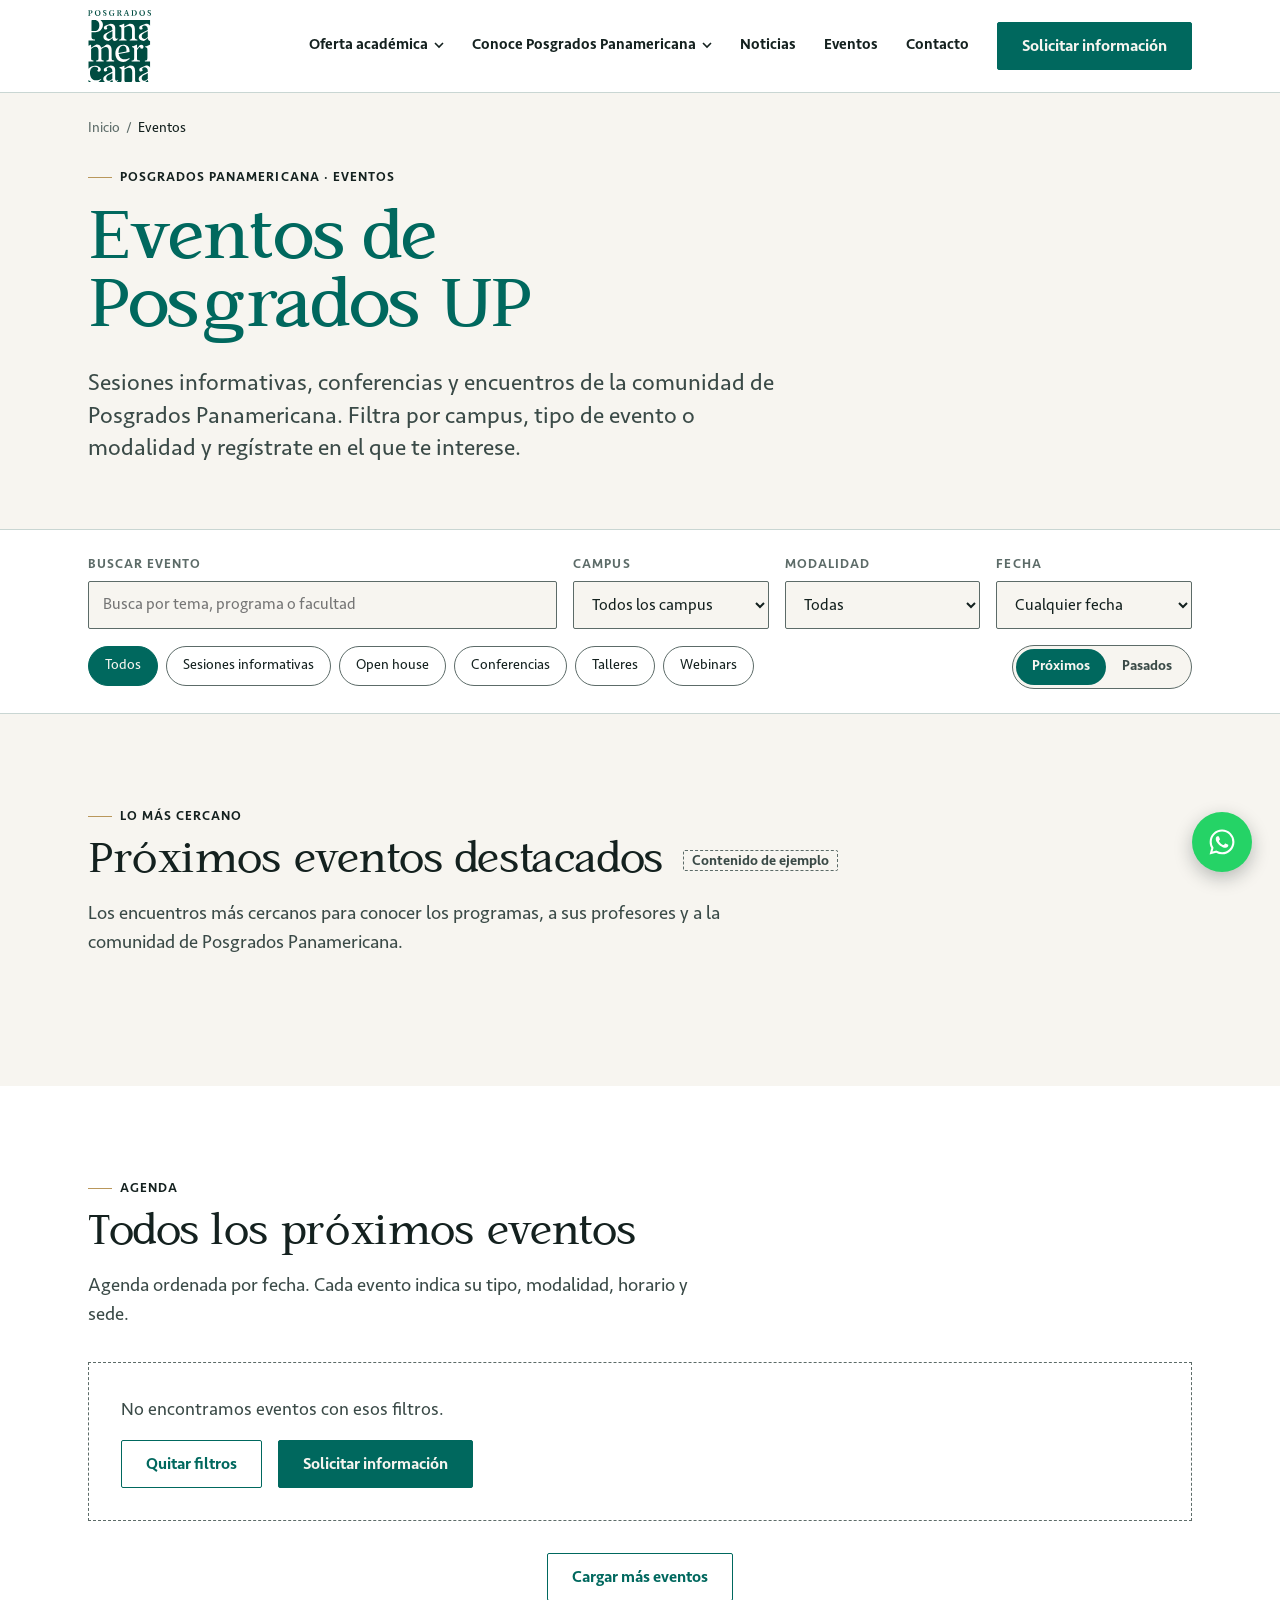
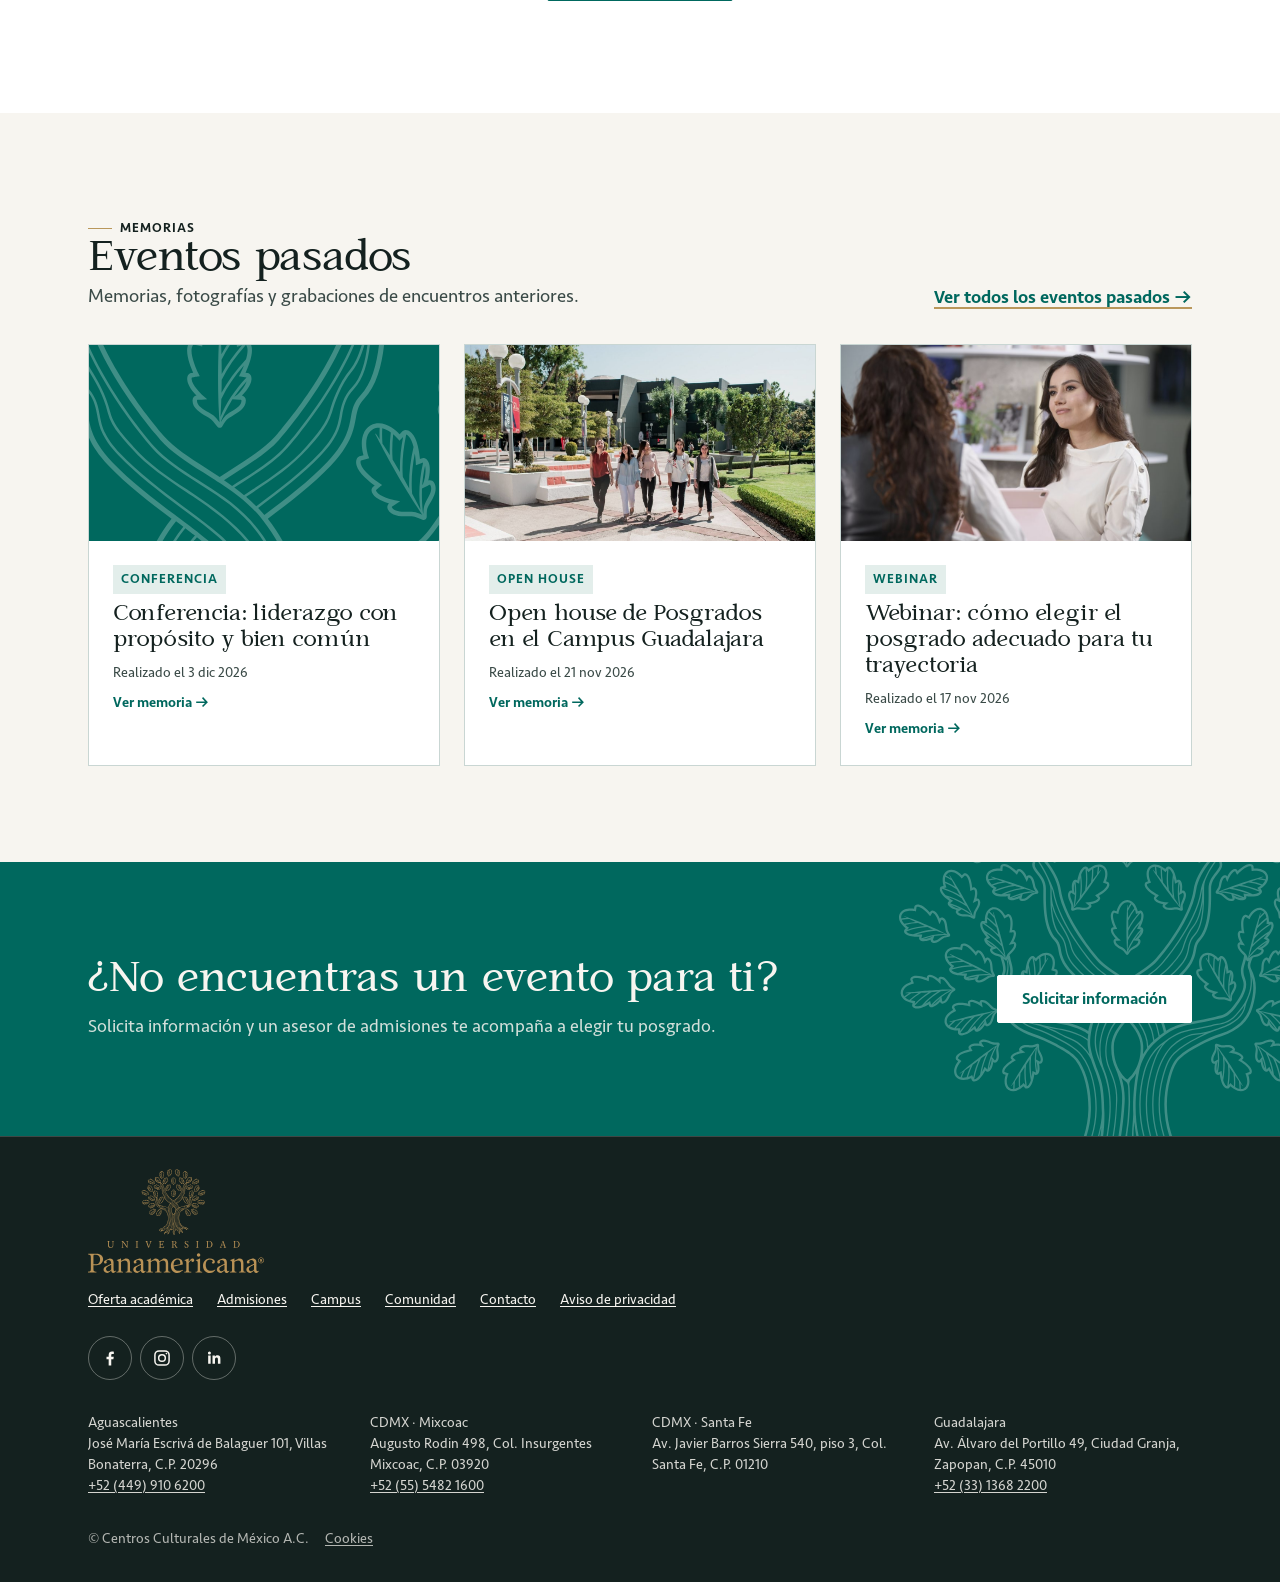
<file: design-system/eventos.html>
<!DOCTYPE html>
<html lang="es-MX">
<head>
<meta charset="utf-8">
<meta name="viewport" content="width=device-width, initial-scale=1">
<title>Eventos de Posgrados UP · Sesiones informativas, open house y conferencias · Universidad Panamericana</title>
<meta name="description" content="Agenda de eventos de Posgrados de la Universidad Panamericana: sesiones informativas, open house, conferencias, talleres y webinars en Ciudad de México, Guadalajara, Aguascalientes y en línea.">
<meta name="robots" content="noindex, nofollow">
<link rel="canonical" href="https://posgrados-panamericana.up.edu.mx/eventos">
<link rel="stylesheet" href="ds.css?v=6">
<link rel="stylesheet" href="camino.css?v=6">
<link rel="stylesheet" href="campus.css?v=35">
<link rel="stylesheet" href="programa.css?v=24">
<link rel="stylesheet" href="sede.css?v=4">
<link rel="stylesheet" href="noticias.css?v=3">
<link rel="stylesheet" href="eventos.css?v=2">
<script type="application/ld+json">[{"@context": "https://schema.org", "@type": "BreadcrumbList", "itemListElement": [{"@type": "ListItem", "position": 1, "name": "Inicio", "item": "https://posgrados-panamericana.up.edu.mx/"}, {"@type": "ListItem", "position": 2, "name": "Eventos", "item": "https://posgrados-panamericana.up.edu.mx/eventos"}]}, {"@context": "https://schema.org", "@type": "ItemList", "itemListElement": [{"@type": "ListItem", "position": 1, "item": {"@type": "Event", "name": "Sesión informativa de maestrías en el Campus Ciudad de México", "startDate": "2026-11-12T19:00:00-06:00", "endDate": "2026-11-12T20:30:00-06:00", "eventAttendanceMode": "https://schema.org/OfflineEventAttendanceMode", "location": {"@type": "Place", "name": "Campus Mixcoac, CDMX"}, "organizer": {"@type": "CollegeOrUniversity", "name": "Universidad Panamericana", "url": "https://www.up.edu.mx/"}}}, {"@type": "ListItem", "position": 2, "item": {"@type": "Event", "name": "Sesión informativa: maestrías de la Facultad de Comunicación", "startDate": "2026-11-12T19:00:00-06:00", "endDate": "2026-11-12T20:30:00-06:00", "eventAttendanceMode": "https://schema.org/OfflineEventAttendanceMode", "location": {"@type": "Place", "name": "Campus Mixcoac, CDMX"}, "organizer": {"@type": "CollegeOrUniversity", "name": "Universidad Panamericana", "url": "https://www.up.edu.mx/"}}}, {"@type": "ListItem", "position": 3, "item": {"@type": "Event", "name": "Taller de preparación para el proceso de admisión", "startDate": "2026-11-14T10:00:00-06:00", "endDate": "2026-11-14T13:00:00-06:00", "eventAttendanceMode": "https://schema.org/OfflineEventAttendanceMode", "location": {"@type": "Place", "name": "Campus Santa Fe, CDMX"}, "organizer": {"@type": "CollegeOrUniversity", "name": "Universidad Panamericana", "url": "https://www.up.edu.mx/"}}}, {"@type": "ListItem", "position": 4, "item": {"@type": "Event", "name": "Webinar: cómo elegir el posgrado adecuado para tu trayectoria", "startDate": "2026-11-17T13:00:00-06:00", "endDate": "2026-11-17T14:00:00-06:00", "eventAttendanceMode": "https://schema.org/OnlineEventAttendanceMode", "location": {"@type": "VirtualLocation", "url": "https://posgrados-panamericana.up.edu.mx/eventos"}, "organizer": {"@type": "CollegeOrUniversity", "name": "Universidad Panamericana", "url": "https://www.up.edu.mx/"}}}, {"@type": "ListItem", "position": 5, "item": {"@type": "Event", "name": "Webinar: opciones de financiamiento para estudiar un posgrado", "startDate": "2026-11-17T13:00:00-06:00", "endDate": "2026-11-17T14:00:00-06:00", "eventAttendanceMode": "https://schema.org/OnlineEventAttendanceMode", "location": {"@type": "VirtualLocation", "url": "https://posgrados-panamericana.up.edu.mx/eventos"}, "organizer": {"@type": "CollegeOrUniversity", "name": "Universidad Panamericana", "url": "https://www.up.edu.mx/"}}}, {"@type": "ListItem", "position": 6, "item": {"@type": "Event", "name": "Open house de Posgrados en el Campus Guadalajara", "startDate": "2026-11-21T10:00:00-06:00", "endDate": "2026-11-21T14:00:00-06:00", "eventAttendanceMode": "https://schema.org/OfflineEventAttendanceMode", "location": {"@type": "Place", "name": "Campus Guadalajara"}, "organizer": {"@type": "CollegeOrUniversity", "name": "Universidad Panamericana", "url": "https://www.up.edu.mx/"}}}, {"@type": "ListItem", "position": 7, "item": {"@type": "Event", "name": "Conferencia: liderazgo con propósito y bien común", "startDate": "2026-12-03T18:00:00-06:00", "endDate": "2026-12-03T19:30:00-06:00", "eventAttendanceMode": "https://schema.org/MixedEventAttendanceMode", "location": {"@type": "Place", "name": "Campus Mixcoac, CDMX y en línea"}, "organizer": {"@type": "CollegeOrUniversity", "name": "Universidad Panamericana", "url": "https://www.up.edu.mx/"}}}]}]</script>
</head>
<body class="cp-pagina pg-pagina sd-pagina nt-pagina ev-pagina">
<a class="oculto-visual" href="#contenido">Saltar al contenido</a>
<!--
  Listado de eventos (2026-10-28)
  Estructura y copy: wireframe de Figma «Plantilla — Listado de eventos». Eventos de ejemplo (ilustrativos): los reales los define y carga UP.
  Reutiliza noticias.css (encabezado, filtros fijos) y campus/programa/sede. Prefijo ev-.
-->


<!-- Cabecera según el wireframe de Figma (2026-09-25, a pedido de Jazmín Córdova):
     logo · Oferta académica ▾ · Conoce Posgrados Panamericana ▾ · Noticias · Eventos · Contacto · Solicitar información.
     Sin barra institucional. El contenido de los desplegables no está en el Figma: sale de la lista de páginas
     del cliente y del inventario oficial (pendiente B29). -->
<header class="cp-cab" id="cab">
  <div class="contenedor cp-cab__barra">
    <a class="cp-cab__logo" href="#" aria-label="Posgrados Panamericana — Inicio"><img src="img/logo-posgrados.svg" width="290" height="330" alt=""></a>
    <nav class="cp-nav" aria-label="Principal">
      <ul class="cp-nav__lista">
        <li class="cp-nav__item">
          <button class="cp-nav__boton" type="button" aria-expanded="false" aria-controls="d-oferta">Oferta académica<svg viewBox="0 0 10 10" aria-hidden="true"><path d="M1 3l4 4 4-4" fill="none" stroke="currentColor" stroke-width="1.6"/></svg></button>
          <div class="cp-desp" id="d-oferta" hidden><div class="contenedor cp-desp__rejilla">
          <div class="cp-desp__col">
            <p class="cp-desp__titulo">Por nivel</p>
            <ul>
              <li><a href="#"><span>Maestrías</span><b>84</b></a></li>
              <li><a href="#"><span>Especialidades</span><b>41</b></a></li>
              <li><a href="#"><span>Doctorados</span><b>10</b></a></li>
              <li><a href="#"><span>Diplomados</span><b>13</b></a></li>
              <li><a href="#"><span>Educación continua</span><b>1</b></a></li>
              <li><a href="https://www.up.edu.mx/investigacion/ecosistema-de-innovacion/posgrados/"><span>Programas de investigación</span><b>13</b></a></li>
            </ul>
          </div>
          <div class="cp-desp__col">
            <p class="cp-desp__titulo">Por campus</p>
            <ul>
              <li><a href="sede-cdmx.html"><span>Ciudad de México</span><b>75</b></a></li>
              <li><a href="inicio-b.html#sedes"><span>Guadalajara</span><b>44</b></a></li>
              <li><a href="inicio-b.html#sedes"><span>Aguascalientes</span><b>31</b></a></li>
            </ul>
          </div>
          <div class="cp-desp__col cp-desp__col--marca">
            <div class="banda" aria-hidden="true"></div>
            <p class="cp-desp__cifra"><b>150</b> programas de posgrado en 3 campus</p>
            <a class="cp-desp__todo" href="#">Ver todos los programas <span aria-hidden="true">→</span></a>
          </div>
          </div></div>
        </li>
        <li class="cp-nav__item">
          <button class="cp-nav__boton" type="button" aria-expanded="false" aria-controls="d-conoce">Conoce Posgrados Panamericana<svg viewBox="0 0 10 10" aria-hidden="true"><path d="M1 3l4 4 4-4" fill="none" stroke="currentColor" stroke-width="1.6"/></svg></button>
          <div class="cp-desp" id="d-conoce" hidden><div class="contenedor cp-desp__rejilla">
          <div class="cp-desp__col">
            <p class="cp-desp__titulo">Posgrados Panamericana</p>
            <ul>
              <li><a href="nosotros.html"><span>Nosotros</span></a></li>
              <li><a href="inicio-b.html#sedes"><span>Sedes</span></a></li>
              <li><a href="#"><span>Admisiones</span></a></li>
              <li><a href="#"><span>Becas, financiamiento y convenios</span></a></li>
            </ul>
          </div>
          <div class="cp-desp__col">
            <p class="cp-desp__titulo">En esta página</p>
            <ul>
              <li><a href="inicio-b.html#por-que"><span>¿Por qué Posgrados Panamericana?</span></a></li>
              <li><a href="inicio-b.html#testimonios"><span>Experiencia de egresados</span></a></li>
              <li><a href="inicio-b.html#preguntas"><span>Preguntas frecuentes</span></a></li>
            </ul>
          </div>
          <div class="cp-desp__col cp-desp__col--marca">
            <div class="banda" aria-hidden="true"></div>
            <p class="cp-desp__cifra">Un espacio para descubrir tu mejor versión.</p>
            <a class="cp-desp__todo" href="inicio-b.html#solicitud">Solicita información <span aria-hidden="true">→</span></a>
          </div>
          </div></div>
        </li>
        <li class="cp-nav__item"><a class="cp-nav__enlace" href="noticias.html">Noticias</a></li>
        <li class="cp-nav__item"><a class="cp-nav__enlace" href="eventos.html" aria-current="page">Eventos</a></li>
        <li class="cp-nav__item"><a class="cp-nav__enlace" href="#">Contacto</a></li>
      </ul>
    </nav>
    <a class="boton boton--primario cp-cab__cta" href="inicio-b.html#solicitud">Solicitar información</a>
    <span class="cp-progreso" id="progreso" aria-hidden="true"></span>
    <button class="cab__menu cp-cab__menu" id="abrir-menu" type="button" aria-expanded="false" aria-controls="capa-menu"><span class="hamb" aria-hidden="true"><i></i><i></i><i></i></span>Menú</button>
  </div>
</header>
<div class="cp-velo" id="velo" hidden></div>

<!-- Menú móvil: la misma estructura del Figma, con acordeones -->
<div class="capa cp-capa" id="capa-menu" role="dialog" aria-modal="true" aria-label="Menú" hidden>
  <div class="banda banda--atenuada banda--traza" aria-hidden="true"></div>
  <div class="contenedor">
    <div class="capa__cabeza">
      <span class="marca-texto">Posgrados Panamericana</span>
      <button class="cab__menu" id="cerrar-menu" type="button">Cerrar</button>
    </div>
    <nav class="cp-capa__nav" aria-label="Principal (móvil)">
      <div class="cp-capa__item">
        <button class="cp-capa__boton" type="button" aria-expanded="false" aria-controls="m-oferta">Oferta académica<svg viewBox="0 0 10 10" aria-hidden="true"><path d="M1 3l4 4 4-4" fill="none" stroke="currentColor" stroke-width="1.6"/></svg></button>
        <div class="cp-capa__panel" id="m-oferta" hidden><div class="cp-desp__col">
            <p class="cp-desp__titulo">Por nivel</p>
            <ul>
              <li><a href="#"><span>Maestrías</span><b>84</b></a></li>
              <li><a href="#"><span>Especialidades</span><b>41</b></a></li>
              <li><a href="#"><span>Doctorados</span><b>10</b></a></li>
              <li><a href="#"><span>Diplomados</span><b>13</b></a></li>
              <li><a href="#"><span>Educación continua</span><b>1</b></a></li>
              <li><a href="https://www.up.edu.mx/investigacion/ecosistema-de-innovacion/posgrados/"><span>Programas de investigación</span><b>13</b></a></li>
            </ul>
          </div>
          <div class="cp-desp__col">
            <p class="cp-desp__titulo">Por campus</p>
            <ul>
              <li><a href="sede-cdmx.html"><span>Ciudad de México</span><b>75</b></a></li>
              <li><a href="inicio-b.html#sedes"><span>Guadalajara</span><b>44</b></a></li>
              <li><a href="inicio-b.html#sedes"><span>Aguascalientes</span><b>31</b></a></li>
            </ul>
          </div>
          <div class="cp-desp__col cp-desp__col--marca">
            <div class="banda" aria-hidden="true"></div>
            <p class="cp-desp__cifra"><b>150</b> programas de posgrado en 3 campus</p>
            <a class="cp-desp__todo" href="#">Ver todos los programas <span aria-hidden="true">→</span></a>
          </div></div>
      </div>
      <div class="cp-capa__item">
        <button class="cp-capa__boton" type="button" aria-expanded="false" aria-controls="m-conoce">Conoce Posgrados Panamericana<svg viewBox="0 0 10 10" aria-hidden="true"><path d="M1 3l4 4 4-4" fill="none" stroke="currentColor" stroke-width="1.6"/></svg></button>
        <div class="cp-capa__panel" id="m-conoce" hidden><div class="cp-desp__col">
            <p class="cp-desp__titulo">Posgrados Panamericana</p>
            <ul>
              <li><a href="nosotros.html"><span>Nosotros</span></a></li>
              <li><a href="inicio-b.html#sedes"><span>Sedes</span></a></li>
              <li><a href="#"><span>Admisiones</span></a></li>
              <li><a href="#"><span>Becas, financiamiento y convenios</span></a></li>
            </ul>
          </div>
          <div class="cp-desp__col">
            <p class="cp-desp__titulo">En esta página</p>
            <ul>
              <li><a href="inicio-b.html#por-que"><span>¿Por qué Posgrados Panamericana?</span></a></li>
              <li><a href="inicio-b.html#testimonios"><span>Experiencia de egresados</span></a></li>
              <li><a href="inicio-b.html#preguntas"><span>Preguntas frecuentes</span></a></li>
            </ul>
          </div>
          <div class="cp-desp__col cp-desp__col--marca">
            <div class="banda" aria-hidden="true"></div>
            <p class="cp-desp__cifra">Un espacio para descubrir tu mejor versión.</p>
            <a class="cp-desp__todo" href="inicio-b.html#solicitud">Solicita información <span aria-hidden="true">→</span></a>
          </div></div>
      </div>
      <div class="cp-capa__item"><a class="cp-capa__enlace" href="noticias.html">Noticias</a></div>
      <div class="cp-capa__item"><a class="cp-capa__enlace" href="eventos.html" aria-current="page">Eventos</a></div>
      <div class="cp-capa__item"><a class="cp-capa__enlace" href="#">Contacto</a></div>
    </nav>
    <a class="boton boton--primario cp-capa__cta" href="inicio-b.html#solicitud">Solicitar información</a>
  </div>
</div>




<main id="contenido">

  <div class="contenedor pg-migas"><nav aria-label="Ruta"><ol>
    <li><a href="inicio-b.html">Inicio</a></li><li aria-current="page">Eventos</li>
  </ol></nav></div>

  <!-- 01 · Encabezado -->
  <header class="nt-encabezado" id="inicio">
    <div class="contenedor">
      <p class="cap-etiqueta">Posgrados Panamericana · Eventos</p>
      <h1 id="h1"><span class="linea"><span>Eventos de</span></span> <span class="linea"><span>Posgrados UP</span></span></h1>
      <p class="nt-encabezado__lead">Sesiones informativas, conferencias y encuentros de la comunidad de Posgrados Panamericana. Filtra por campus, tipo de evento o modalidad y regístrate en el que te interese.</p>
    </div>
  </header>

  <!-- 02 · Filtros y búsqueda (fijos al desplazarse) -->
  <section class="nt-filtros ev-filtros" id="filtros" aria-label="Buscar y filtrar eventos">
    <div class="contenedor">
      <form class="ev-filtros__fila" role="search" onsubmit="return false">
        <div class="ev-filtros__buscar"><label for="e-texto">Buscar evento</label><input id="e-texto" type="search" placeholder="Busca por tema, programa o facultad" autocomplete="off"></div>
        <div><label for="e-campus">Campus</label><select id="e-campus"><option value="">Todos los campus</option><option>CDMX</option><option>Guadalajara</option><option>Aguascalientes</option></select></div>
        <div><label for="e-modalidad">Modalidad</label><select id="e-modalidad"><option value="">Todas</option><option>Presencial</option><option>En línea</option><option>Híbrido</option></select></div>
        <div><label for="e-fecha">Fecha</label><select id="e-fecha"><option value="">Cualquier fecha</option></select></div>
      </form>
      <div class="ev-filtros__fila2">
        <div class="cp-filtro nt-chips" id="chips" role="group" aria-label="Tipo de evento">
          <button type="button" aria-pressed="true" data-tipo="">Todos</button><button type="button" aria-pressed="false" data-tipo="Sesión informativa">Sesiones informativas</button><button type="button" aria-pressed="false" data-tipo="Open house">Open house</button><button type="button" aria-pressed="false" data-tipo="Conferencia">Conferencias</button><button type="button" aria-pressed="false" data-tipo="Taller">Talleres</button><button type="button" aria-pressed="false" data-tipo="Webinar">Webinars</button>
        </div>
        <div class="ev-cuando" role="group" aria-label="Próximos o pasados">
          <button type="button" aria-pressed="true" data-cuando="proximos">Próximos</button><button type="button" aria-pressed="false" data-cuando="pasados">Pasados</button>
        </div>
      </div>
    </div>
  </section>
  <p class="oculto-visual" aria-live="polite" id="e-estado"></p>

  <!-- 03 · Próximos eventos destacados -->
  <section class="pg-seccion pg-seccion--papel nt-seccion" id="destacados" aria-labelledby="h-dest">
    <div class="contenedor">
      <div class="pg-cabeza"><p class="cap-etiqueta">Lo más cercano</p><h2 class="cp-h2 cp-mascara sd-h2" id="h-dest">Próximos eventos destacados <span class="ds__tag ds__tag--placeholder nt-ejemplo">Contenido de ejemplo</span></h2><p class="cp-apoyo">Los encuentros más cercanos para conocer los programas, a sus profesores y a la comunidad de Posgrados Panamericana.</p></div>
      <div class="ev-destacados" id="lista-destacados"></div>
    </div>
  </section>

  <!-- 04 · Agenda: todos los próximos eventos por mes -->
  <section class="pg-seccion pg-seccion--elevada nt-seccion" id="agenda" aria-labelledby="h-agenda">
    <div class="contenedor">
      <div class="pg-cabeza"><p class="cap-etiqueta">Agenda</p><h2 class="cp-h2 cp-mascara sd-h2" id="h-agenda">Todos los próximos eventos</h2><p class="cp-apoyo" id="e-apoyo">Agenda ordenada por fecha. Cada evento indica su tipo, modalidad, horario y sede.</p></div>
      <div id="lista-agenda"></div>
      <div class="sd-vacio ev-vacio" id="e-vacio" hidden><p>No encontramos eventos con esos filtros.</p><div class="ev-vacio__acciones"><button type="button" class="boton boton--secundario" id="e-limpiar">Quitar filtros</button><a class="boton boton--primario" href="inicio-b.html#solicitud">Solicitar información</a></div></div>
      <div class="nt-paginacion">
        <button class="boton boton--secundario" type="button" id="e-mas">Cargar más eventos</button>
        <p id="e-conteo"></p>
      </div>
    </div>
  </section>

  <!-- 05 · Eventos pasados (memorias) -->
  <section class="pg-seccion pg-seccion--papel nt-seccion" id="pasados" aria-labelledby="h-pasados">
    <div class="contenedor">
      <div class="pg-cabeza ev-cabeza-pasados"><div><p class="cap-etiqueta">Memorias</p><h2 class="cp-h2 cp-mascara sd-h2" id="h-pasados">Eventos pasados</h2><p class="cp-apoyo">Memorias, fotografías y grabaciones de encuentros anteriores.</p></div><button type="button" class="pg-enlace-cta" id="e-ver-pasados">Ver todos los eventos pasados <span aria-hidden="true">→</span></button></div>
      <ul class="ev-pasados" id="lista-pasados"></ul>
    </div>
  </section>

  <!-- 06 · Cierre -->
  <section class="pg-seccion ev-cierre" aria-labelledby="h-cierre">
    <div class="textura-roble" aria-hidden="true"></div>
    <div class="contenedor ev-cierre__fila">
      <div><h2 id="h-cierre">¿No encuentras un evento para ti?</h2><p>Solicita información y un asesor de admisiones te acompaña a elegir tu posgrado.</p></div>
      <a class="boton ev-cierre__boton" href="inicio-b.html#solicitud">Solicitar información</a>
    </div>
  </section>

</main>

<footer class="pie-camino" id="pie">
  <div class="contenedor">
    <div style="display:grid;gap:var(--espacio-base)">
      <a class="pie-logo" href="https://www.up.edu.mx/" aria-label="Universidad Panamericana"><img src="img/logo-up-roble.svg" width="515" height="305" alt="" loading="lazy"></a>
      <nav aria-label="Pie de página"><ul><li><a href="#">Oferta académica</a></li><li><a href="#">Admisiones</a></li><li><a href="#">Campus</a></li><li><a href="#">Comunidad</a></li><li><a href="#">Contacto</a></li><li><a href="#">Aviso de privacidad</a></li></ul></nav>
      <ul class="pie-redes" aria-label="Redes sociales">
        <li><a href="https://www.facebook.com/UPinstitucional/" target="_blank" rel="noopener" aria-label="Facebook de la Universidad Panamericana (se abre en otra pestaña)"><svg viewBox="0 0 24 24" aria-hidden="true"><path d="M13.5 21v-7.5h2.6l.4-3h-3V8.6c0-.9.3-1.5 1.5-1.5h1.6V4.4c-.3 0-1.2-.1-2.3-.1-2.3 0-3.9 1.4-3.9 4v2.2H7.8v3h2.6V21z" fill="currentColor"/></svg></a></li>
        <li><a href="https://www.instagram.com/upmexico/" target="_blank" rel="noopener" aria-label="Instagram de la Universidad Panamericana (se abre en otra pestaña)"><svg viewBox="0 0 24 24" aria-hidden="true" fill="none" stroke="currentColor" stroke-width="1.8"><rect x="3.5" y="3.5" width="17" height="17" rx="5"/><circle cx="12" cy="12" r="4"/><circle cx="17.3" cy="6.7" r="1" fill="currentColor" stroke="none"/></svg></a></li>
        <li><a href="https://www.linkedin.com/school/universidad-panamericana/" target="_blank" rel="noopener" aria-label="LinkedIn de la Universidad Panamericana (se abre en otra pestaña)"><svg viewBox="0 0 24 24" aria-hidden="true"><path d="M5 9h3v10H5zM6.5 4.3a1.8 1.8 0 110 3.6 1.8 1.8 0 010-3.6zM10.2 9h2.9v1.4h.1c.4-.8 1.4-1.6 2.9-1.6 3.1 0 3.6 2 3.6 4.6V19h-3v-4.9c0-1.2 0-2.7-1.6-2.7s-1.9 1.3-1.9 2.6v5h-3z" fill="currentColor"/></svg></a></li>
      </ul>
    </div>
    <div class="sedes">
      <address>Aguascalientes<br>José María Escrivá de Balaguer 101, Villas Bonaterra, C.P. 20296<br><a href="tel:+524499106200">+52 (449) 910 6200</a></address>
      <address>CDMX · Mixcoac<br>Augusto Rodin 498, Col. Insurgentes Mixcoac, C.P. 03920<br><a href="tel:+525554821600">+52 (55) 5482 1600</a></address>
      <address>CDMX · Santa Fe<br>Av. Javier Barros Sierra 540, piso 3, Col. Santa Fe, C.P. 01210</address>
      <address>Guadalajara<br>Av. Álvaro del Portillo 49, Ciudad Granja, Zapopan, C.P. 45010<br><a href="tel:+523313682200">+52 (33) 1368 2200</a></address>
    </div>
    <p class="legal"><span>© Centros Culturales de México A.C.</span><a href="#">Cookies</a></p>
  </div>
</footer>

<script>
const reducido = matchMedia('(prefers-reduced-motion: reduce)').matches;
const suave = reducido ? 'auto' : 'smooth';
const cab = document.getElementById('cab'), encabezado = document.getElementById('inicio');
const enCaptura = location.search.includes('captura=1');
if (enCaptura) { const st = document.createElement('style'); st.textContent = '*{transition:none!important;animation:none!important}.cp-revela,.cp-mascara,.nt-entra{opacity:1!important;transform:none!important}.nt-encabezado h1 .linea>span,.nt-encabezado__lead,.nt-encabezado .cap-etiqueta{transform:none!important;opacity:1!important}'; document.head.appendChild(st); }

// Eventos: en producción llegan de HubDB o de la herramienta de eventos de HubSpot. Aquí, contenido de ejemplo (ilustrativo)
const EVENTOS = [{"f": "2026-11-12", "h": "19:00 a 20:30 h", "ini": "19:00", "fin": "20:30", "t": "Sesión informativa", "m": "Presencial", "n": "Sesión informativa de maestrías en el Campus Ciudad de México", "s": "Campus Mixcoac, CDMX", "c": "CDMX", "d": true, "i": "escena-03.jpg"}, {"f": "2026-11-12", "h": "19:00 a 20:30 h", "ini": "19:00", "fin": "20:30", "t": "Sesión informativa", "m": "Presencial", "n": "Sesión informativa: maestrías de la Facultad de Comunicación", "s": "Campus Mixcoac, CDMX", "c": "CDMX"}, {"f": "2026-11-14", "h": "10:00 a 13:00 h", "ini": "10:00", "fin": "13:00", "t": "Taller", "m": "Presencial", "n": "Taller de preparación para el proceso de admisión", "s": "Campus Santa Fe, CDMX", "c": "CDMX"}, {"f": "2026-11-17", "h": "13:00 a 14:00 h", "ini": "13:00", "fin": "14:00", "t": "Webinar", "m": "En línea", "n": "Webinar: cómo elegir el posgrado adecuado para tu trayectoria", "s": "Transmisión en vivo", "c": "", "d": true, "i": "mosaico-05.jpg"}, {"f": "2026-11-17", "h": "13:00 a 14:00 h", "ini": "13:00", "fin": "14:00", "t": "Webinar", "m": "En línea", "n": "Webinar: opciones de financiamiento para estudiar un posgrado", "s": "Transmisión en vivo", "c": ""}, {"f": "2026-11-21", "h": "10:00 a 14:00 h", "ini": "10:00", "fin": "14:00", "t": "Open house", "m": "Presencial", "n": "Open house de Posgrados en el Campus Guadalajara", "s": "Campus Guadalajara", "c": "Guadalajara", "d": true, "i": "sede-guadalajara.jpg"}, {"f": "2026-12-03", "h": "18:00 a 19:30 h", "ini": "18:00", "fin": "19:30", "t": "Conferencia", "m": "Híbrido", "n": "Conferencia: liderazgo con propósito y bien común", "s": "Campus Mixcoac, CDMX y en línea", "c": "CDMX"}, {"f": "2026-10-22", "h": "", "ini": "", "fin": "", "t": "Conferencia", "m": "Presencial", "n": "Conferencia sobre ética y toma de decisiones en la empresa", "s": "", "c": "", "i": "mosaico-03.jpg"}, {"f": "2026-10-15", "h": "", "ini": "", "fin": "", "t": "Sesión informativa", "m": "Presencial", "n": "Sesión informativa de especialidades en Ciencias de la Salud", "s": "", "c": "", "i": "mosaico-01.jpg"}, {"f": "2026-10-08", "h": "", "ini": "", "fin": "", "t": "Webinar", "m": "En línea", "n": "Webinar: investigación aplicada en programas de doctorado", "s": "", "c": "", "i": "mosaico-06.jpg"}];
const HOY = new Date().toISOString().slice(0, 10);
const MESES = ['enero','febrero','marzo','abril','mayo','junio','julio','agosto','septiembre','octubre','noviembre','diciembre'];
const DIAS = ['domingo','lunes','martes','miércoles','jueves','viernes','sábado'];
const fechaD = f => { const [a, m, d] = f.split('-').map(Number); return new Date(a, m - 1, d); };
const larga = f => { const x = fechaD(f); return `${DIAS[x.getDay()][0].toUpperCase() + DIAS[x.getDay()].slice(1)} ${x.getDate()} de ${MESES[x.getMonth()]}`; };
const corta = f => { const x = fechaD(f); return `${x.getDate()} ${MESES[x.getMonth()].slice(0, 3)} ${x.getFullYear()}`; };
const sinAcentos = s => s.normalize('NFD').replace(/[\u0300-\u036f]/g, '').toLowerCase();

requestAnimationFrame(() => requestAnimationFrame(() => encabezado.classList.add('trazada')));
setTimeout(() => encabezado.classList.add('trazada'), 1200);
const io = new IntersectionObserver(es => es.forEach(e => { if (!e.isIntersecting) return; e.target.classList.add('cp-visto'); io.unobserve(e.target); }), { threshold: 0.15 });
document.querySelectorAll('.cp-revela, .cp-mascara').forEach(el => io.observe(el));
setTimeout(() => document.querySelectorAll('.cp-revela, .cp-mascara').forEach(el => { if (el.getBoundingClientRect().top < innerHeight) el.classList.add('cp-visto'); }), 1500);
function ir(id) { cerrarMenu(); document.getElementById(id).scrollIntoView({ behavior: suave, block: 'start' }); }

// Plantillas
const bloqueFecha = (e, cls) => { const x = fechaD(e.f); return `<div class="${cls}" aria-hidden="true"><span class="ev-fecha__dia-semana">${DIAS[x.getDay()].slice(0, 3)}</span><b>${x.getDate()}</b><span>${MESES[x.getMonth()].slice(0, 3)}</span></div>`; };
const etiquetas = e => `<p class="ev-etiquetas"><span class="nt-cat">${e.t}</span><span class="ev-modalidad">${e.m}</span>${e.lleno ? '<span class="ev-lleno">Cupo lleno</span>' : ''}</p>`;
const registro = e => e.lleno ? '<span class="boton boton--primario ev-registro" aria-disabled="true">Cupo lleno</span>' : '<a class="boton boton--primario ev-registro" href="#">Registrarme</a>';
const destacado = (e, k) => `<article class="ev-destacado nt-entra" style="--k:${k}">
  <div class="ev-destacado__img">${e.i ? `<img src="img/${e.i}" alt="" loading="lazy">` : '<div class="nt-sinfoto"><div class="textura-roble textura-roble--acercamiento"></div></div>'}${bloqueFecha(e, 'ev-fecha ev-fecha--sobre')}</div>
  <div class="ev-destacado__cuerpo">${etiquetas(e)}<h3><a href="#">${e.n}</a></h3><p class="ev-cuando-donde"><time datetime="${e.f}T${e.ini}">${larga(e.f)} · ${e.h}</time><span>${e.s}</span></p>
  <div class="ev-acciones">${registro(e)}<a class="nt-leer" href="#">Ver detalle <span aria-hidden="true">→</span></a></div></div></article>`;
const fila = (e, k, pasado) => `<li class="ev-fila nt-entra" style="--k:${k % 5}">${bloqueFecha(e, 'ev-fecha')}
  <div class="ev-fila__cuerpo">${etiquetas(e)}<h3><a href="#">${e.n}</a></h3><p class="ev-cuando-donde">${pasado ? `Realizado el ${corta(e.f)}` : `<time datetime="${e.f}T${e.ini}">${e.h}</time>${e.s ? ` · ${e.s}` : ''}`}</p></div>
  <div class="ev-acciones">${pasado ? '<a class="nt-leer" href="#">Ver memoria <span aria-hidden="true">→</span></a>' : `<a class="nt-leer" href="#">Ver detalle <span aria-hidden="true">→</span></a>${registro(e)}`}</div></li>`;
const pasadoCard = (e, k) => `<li class="ev-pasado nt-entra" style="--k:${k}"><a href="#"><div class="ev-pasado__img">${e.i ? `<img src="img/${e.i}" alt="" loading="lazy">` : '<div class="nt-sinfoto"><div class="textura-roble textura-roble--acercamiento"></div></div>'}</div><div class="ev-pasado__cuerpo"><p class="ev-etiquetas"><span class="nt-cat">${e.t}</span></p><h3>${e.n}</h3><p class="ev-cuando-donde">Realizado el ${corta(e.f)}</p><span class="nt-leer">Ver memoria <span aria-hidden="true">→</span></span></div></a></li>`;

// Estado y filtrado: búsqueda, campus, modalidad, fecha y tipo; Próximos/Pasados. Al pasar la fecha, el evento pasa solo a «Pasados»
const txt = document.getElementById('e-texto'), selCampus = document.getElementById('e-campus'), selModalidad = document.getElementById('e-modalidad'), selFecha = document.getElementById('e-fecha');
const chips = [...document.querySelectorAll('#chips button')], cuandoBtns = [...document.querySelectorAll('.ev-cuando button')];
const secDest = document.getElementById('destacados'), contDest = document.getElementById('lista-destacados'), agenda = document.getElementById('lista-agenda');
const secPasados = document.getElementById('pasados'), contPasados = document.getElementById('lista-pasados');
const btnMas = document.getElementById('e-mas'), conteo = document.getElementById('e-conteo'), vacio = document.getElementById('e-vacio'), estado = document.getElementById('e-estado');
const hAgenda = document.getElementById('h-agenda'), apoyo = document.getElementById('e-apoyo');
const PASO = 5; let tipo = '', cuando = 'proximos', visibles = PASO;
[...new Set(EVENTOS.map(e => e.f.slice(0, 7)))].sort().forEach(m => { const [a, mm] = m.split('-'); selFecha.insertAdjacentHTML('beforeend', `<option value="${m}">${MESES[+mm - 1][0].toUpperCase() + MESES[+mm - 1].slice(1)} ${a}</option>`); });
function pintar(reinicia) {
  if (reinicia) visibles = PASO;
  const q = sinAcentos(txt.value.trim()), c = selCampus.value, m = selModalidad.value, f = selFecha.value;
  const hayFiltro = !!(q || c || m || f || tipo);
  const pasados = cuando === 'pasados';
  const coincide = e => (!q || sinAcentos(`${e.n} ${e.t} ${e.s}`).includes(q)) && (!c || e.c === c) && (!m || e.m === m) && (!f || e.f.startsWith(f)) && (!tipo || e.t === tipo);
  const proximos = EVENTOS.filter(e => e.f >= HOY).sort((a, b) => (a.f + a.ini).localeCompare(b.f + b.ini));
  const anteriores = EVENTOS.filter(e => e.f < HOY).sort((a, b) => b.f.localeCompare(a.f));
  const r = (pasados ? anteriores : proximos).filter(coincide);
  secDest.hidden = pasados || hayFiltro;
  contDest.innerHTML = proximos.filter(e => e.d).slice(0, 3).map(destacado).join('');
  secPasados.hidden = pasados || hayFiltro || !anteriores.length;
  contPasados.innerHTML = anteriores.slice(0, 3).map(pasadoCard).join('');
  hAgenda.textContent = pasados ? 'Eventos pasados' : (hayFiltro ? 'Resultados' : 'Todos los próximos eventos');
  apoyo.textContent = pasados ? 'Memorias, fotografías y grabaciones de encuentros anteriores.' : 'Agenda ordenada por fecha. Cada evento indica su tipo, modalidad, horario y sede.';
  const ver = r.slice(0, visibles); let html = '', mesActual = '';
  ver.forEach((e, k) => { const mes = e.f.slice(0, 7); if (mes !== mesActual) { if (mesActual) html += '</ul>'; mesActual = mes; const [a, mm] = mes.split('-'); html += `<h3 class="ev-mes">${MESES[+mm - 1]} ${a}</h3><ul class="ev-agenda">`; } html += fila(e, k, pasados); });
  if (mesActual) html += '</ul>';
  agenda.innerHTML = html;
  vacio.hidden = r.length > 0;
  btnMas.hidden = r.length <= visibles;
  conteo.textContent = r.length ? `Mostrando ${ver.length} de ${r.length} ${pasados ? 'eventos pasados' : (r.length === 1 ? 'próximo evento' : 'próximos eventos')}` : '';
  estado.textContent = hayFiltro ? `${r.length} ${r.length === 1 ? 'evento encontrado' : 'eventos encontrados'}` : '';
  requestAnimationFrame(() => document.querySelectorAll('.nt-entra').forEach(el => el.classList.add('nt-entra--ya')));
}
[txt, selCampus, selModalidad, selFecha].forEach(el => el.addEventListener('input', () => pintar(true)));
chips.forEach(b => b.addEventListener('click', () => { tipo = b.dataset.tipo; chips.forEach(x => x.setAttribute('aria-pressed', String(x === b))); pintar(true); }));
function ponerCuando(v) { cuando = v; cuandoBtns.forEach(x => x.setAttribute('aria-pressed', String(x.dataset.cuando === v))); pintar(true); }
cuandoBtns.forEach(b => b.addEventListener('click', () => ponerCuando(b.dataset.cuando)));
document.getElementById('e-ver-pasados').addEventListener('click', () => { ponerCuando('pasados'); ir('agenda'); });
btnMas.addEventListener('click', () => { const antes = agenda.querySelectorAll('.ev-fila').length; visibles += PASO; pintar(false); const sig = agenda.querySelectorAll('.ev-fila')[antes]; if (sig) sig.querySelector('a').focus({ preventScroll: true }); });
document.getElementById('e-limpiar').addEventListener('click', () => { txt.value = ''; selCampus.value = ''; selModalidad.value = ''; selFecha.value = ''; tipo = ''; chips.forEach((x, k) => x.setAttribute('aria-pressed', String(k === 0))); pintar(true); });
pintar(true);

// Cabecera plegable, progreso de lectura y sombra de la barra de filtros al fijarse
const progreso = document.getElementById('progreso'), filtros = document.getElementById('filtros');
function mover() {
  cab.classList.toggle('cp-cab--plegada', scrollY > 80);
  const max = document.documentElement.scrollHeight - innerHeight;
  progreso.style.setProperty('--p', max > 0 ? (scrollY / max).toFixed(4) : 0);
  filtros.classList.toggle('nt-filtros--fija', filtros.getBoundingClientRect().top <= cab.offsetHeight + 2 && scrollY > 120);
}
addEventListener('scroll', mover, { passive: true }); addEventListener('resize', mover); mover();

// Desplegables de escritorio (patrón disclosure: clic, teclado y cursor)
const botonesNav = [...document.querySelectorAll('.cp-nav__boton')];
const velo = document.getElementById('velo');
const hayCursor = matchMedia('(hover: hover) and (pointer: fine)');
let temporizador = null;
function cerrarDesp(devolverFoco) {
  botonesNav.forEach(b => { if (b.getAttribute('aria-expanded') === 'true') { b.setAttribute('aria-expanded', 'false'); document.getElementById(b.getAttribute('aria-controls')).hidden = true; if (devolverFoco) b.focus(); } });
  velo.hidden = true; cab.classList.remove('cp-cab--abierta');
}
function abrirDesp(b) {
  if (b.getAttribute('aria-expanded') === 'true') return;
  cerrarDesp(false);
  b.setAttribute('aria-expanded', 'true'); document.getElementById(b.getAttribute('aria-controls')).hidden = false;
  velo.hidden = false; cab.classList.add('cp-cab--abierta');
}
botonesNav.forEach(b => {
  const item = b.closest('.cp-nav__item');
  b.addEventListener('click', () => b.getAttribute('aria-expanded') === 'true' ? cerrarDesp(false) : abrirDesp(b));
  item.addEventListener('mouseenter', () => { if (!hayCursor.matches) return; clearTimeout(temporizador); temporizador = setTimeout(() => abrirDesp(b), 120); });
  item.addEventListener('mouseleave', () => { if (!hayCursor.matches) return; clearTimeout(temporizador); temporizador = setTimeout(() => cerrarDesp(false), 200); });
  item.addEventListener('focusout', e => { if (!item.contains(e.relatedTarget)) { const d = document.getElementById(b.getAttribute('aria-controls')); if (!d.hidden) cerrarDesp(false); } });
});
document.addEventListener('keydown', e => { if (e.key === 'Escape' && !velo.hidden) cerrarDesp(true); });
velo.addEventListener('click', () => cerrarDesp(false));
document.querySelectorAll('.cp-nav__enlace').forEach(a => a.addEventListener('mouseenter', () => { if (hayCursor.matches) cerrarDesp(false); }));

// Menú móvil en capa (foco atrapado, Esc) con acordeones
const capa = document.getElementById('capa-menu'), abrir = document.getElementById('abrir-menu'), cerrar = document.getElementById('cerrar-menu');
let ultimoFoco = null;
function abrirMenu() { ultimoFoco = document.activeElement; capa.hidden = false; abrir.setAttribute('aria-expanded', 'true'); document.body.style.overflow = 'hidden'; requestAnimationFrame(() => capa.querySelector('.banda').classList.add('trazada')); cerrar.focus(); document.addEventListener('keydown', teclaMenu); }
function cerrarMenu() { cerrarDesp(false); if (capa.hidden) return; capa.hidden = true; capa.querySelector('.banda').classList.remove('trazada'); abrir.setAttribute('aria-expanded', 'false'); document.body.style.overflow = ''; document.removeEventListener('keydown', teclaMenu); ((ultimoFoco && ultimoFoco !== document.body) ? ultimoFoco : abrir).focus(); }
function teclaMenu(e) { if (e.key === 'Escape') return cerrarMenu(); if (e.key !== 'Tab') return; const f = [...capa.querySelectorAll('a, button')].filter(x => x.offsetParent), p = f[0], u = f[f.length - 1]; if (e.shiftKey && document.activeElement === p) { e.preventDefault(); u.focus(); } else if (!e.shiftKey && document.activeElement === u) { e.preventDefault(); p.focus(); } }
abrir.addEventListener('click', abrirMenu); cerrar.addEventListener('click', cerrarMenu);
document.querySelectorAll('.cp-capa__boton').forEach(b => b.addEventListener('click', () => { const ab = b.getAttribute('aria-expanded') === 'true'; b.setAttribute('aria-expanded', String(!ab)); document.getElementById(b.getAttribute('aria-controls')).hidden = ab; }));
document.querySelectorAll('[data-cierra-desp]').forEach(a => a.addEventListener('click', e => { const id = a.getAttribute('href').slice(1); if (!id) return; e.preventDefault(); ir(id); }));
</script>
<!-- BnO Review: solo se activa con ?review=true&token=… -->
<a class="cp-wa" href="#" data-origen="whatsapp-flotante" aria-label="Escríbenos por WhatsApp" title="Escríbenos por WhatsApp"><svg width="30" height="30" viewBox="0 0 24 24" fill="currentColor" aria-hidden="true"><path d="M12.04 2C6.58 2 2.13 6.45 2.13 11.91c0 1.75.46 3.45 1.32 4.95L2.05 22l5.25-1.38a9.87 9.87 0 0 0 4.74 1.21h.01c5.46 0 9.91-4.45 9.91-9.91 0-2.65-1.03-5.14-2.9-7.01A9.82 9.82 0 0 0 12.04 2zm0 1.67c2.2 0 4.26.86 5.82 2.42a8.2 8.2 0 0 1 2.41 5.83c0 4.54-3.7 8.23-8.24 8.23a8.2 8.2 0 0 1-4.19-1.15l-.3-.18-3.12.82.83-3.04-.2-.31a8.2 8.2 0 0 1-1.26-4.38c.01-4.54 3.7-8.24 8.25-8.24zM8.53 7.33c-.16 0-.43.06-.66.31-.22.25-.87.85-.87 2.07 0 1.22.89 2.4 1.01 2.56.12.17 1.75 2.67 4.23 3.74.59.26 1.05.41 1.41.52.59.19 1.13.16 1.56.1.48-.07 1.47-.6 1.67-1.18.21-.58.21-1.07.15-1.18-.07-.1-.23-.16-.48-.29-.25-.12-1.47-.72-1.69-.81-.23-.08-.39-.12-.56.13-.16.25-.64.81-.78.97-.15.17-.29.19-.54.06-.25-.12-1.05-.39-2-1.23-.74-.66-1.24-1.47-1.38-1.72-.15-.25-.02-.38.11-.51.11-.11.25-.29.37-.43.13-.15.17-.25.25-.42.08-.16.04-.31-.02-.43-.06-.13-.56-1.35-.77-1.84-.2-.49-.4-.42-.56-.43-.14-.01-.31-.01-.47-.01z"/></svg></a>
<button class="cp-arriba" type="button" aria-label="Volver al inicio de la página" title="Volver arriba"><svg width="20" height="20" viewBox="0 0 20 20" aria-hidden="true"><path d="M10 16V4M4.5 9.5L10 4l5.5 5.5" fill="none" stroke="currentColor" stroke-width="1.8"/></svg></button>
<script>
// Volver arriba: aparece tras recorrer una pantalla y lleva al inicio; el foco pasa al contenido principal
(() => {
  const b = document.querySelector('.cp-arriba'); if (!b) return;
  const rm = matchMedia('(prefers-reduced-motion: reduce)').matches;
  addEventListener('scroll', () => b.classList.toggle('cp-arriba--visible', scrollY > innerHeight), { passive: true });
  b.addEventListener('click', () => { scrollTo({ top: 0, behavior: rm ? 'auto' : 'smooth' }); const m = document.querySelector('main'); if (m) { m.setAttribute('tabindex', '-1'); m.focus({ preventScroll: true }); } });
})();
</script>
<script type="module" src="../assets/review/review.js"></script>
</body>
</html>
</file>
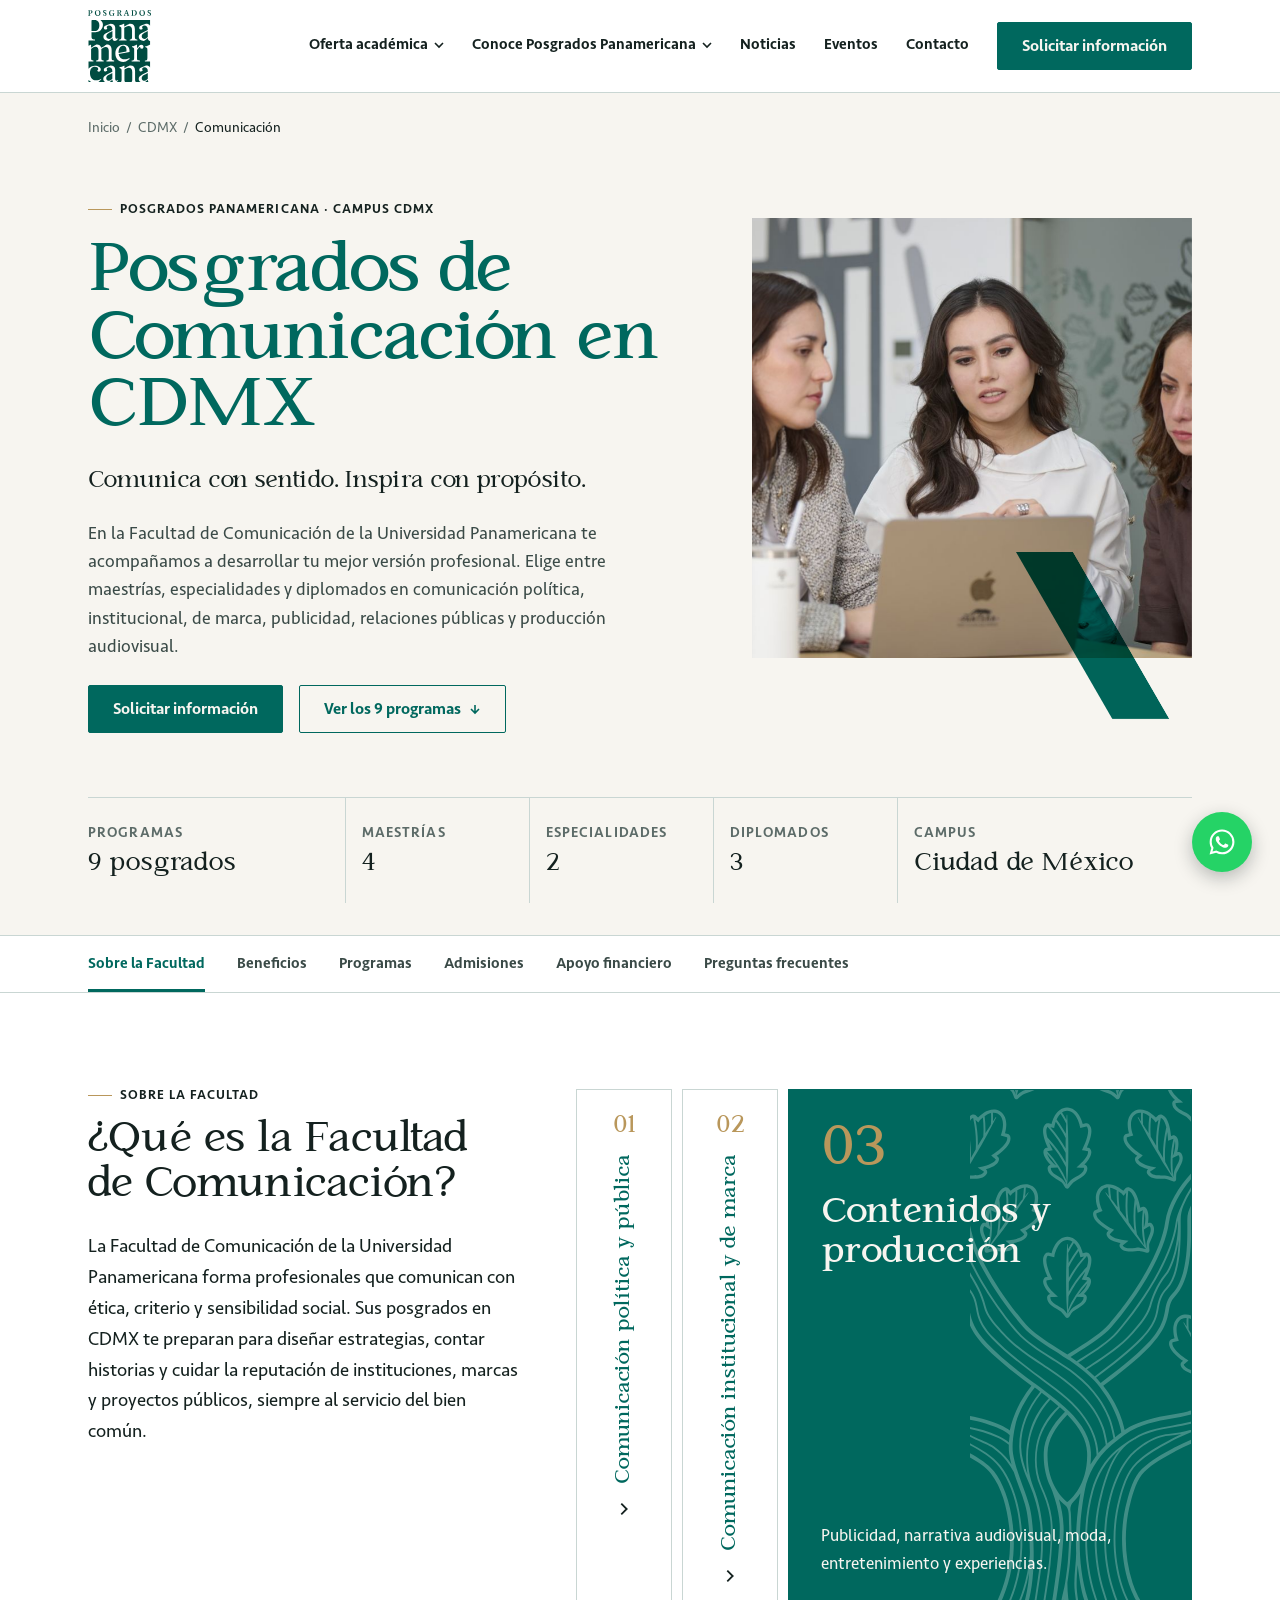
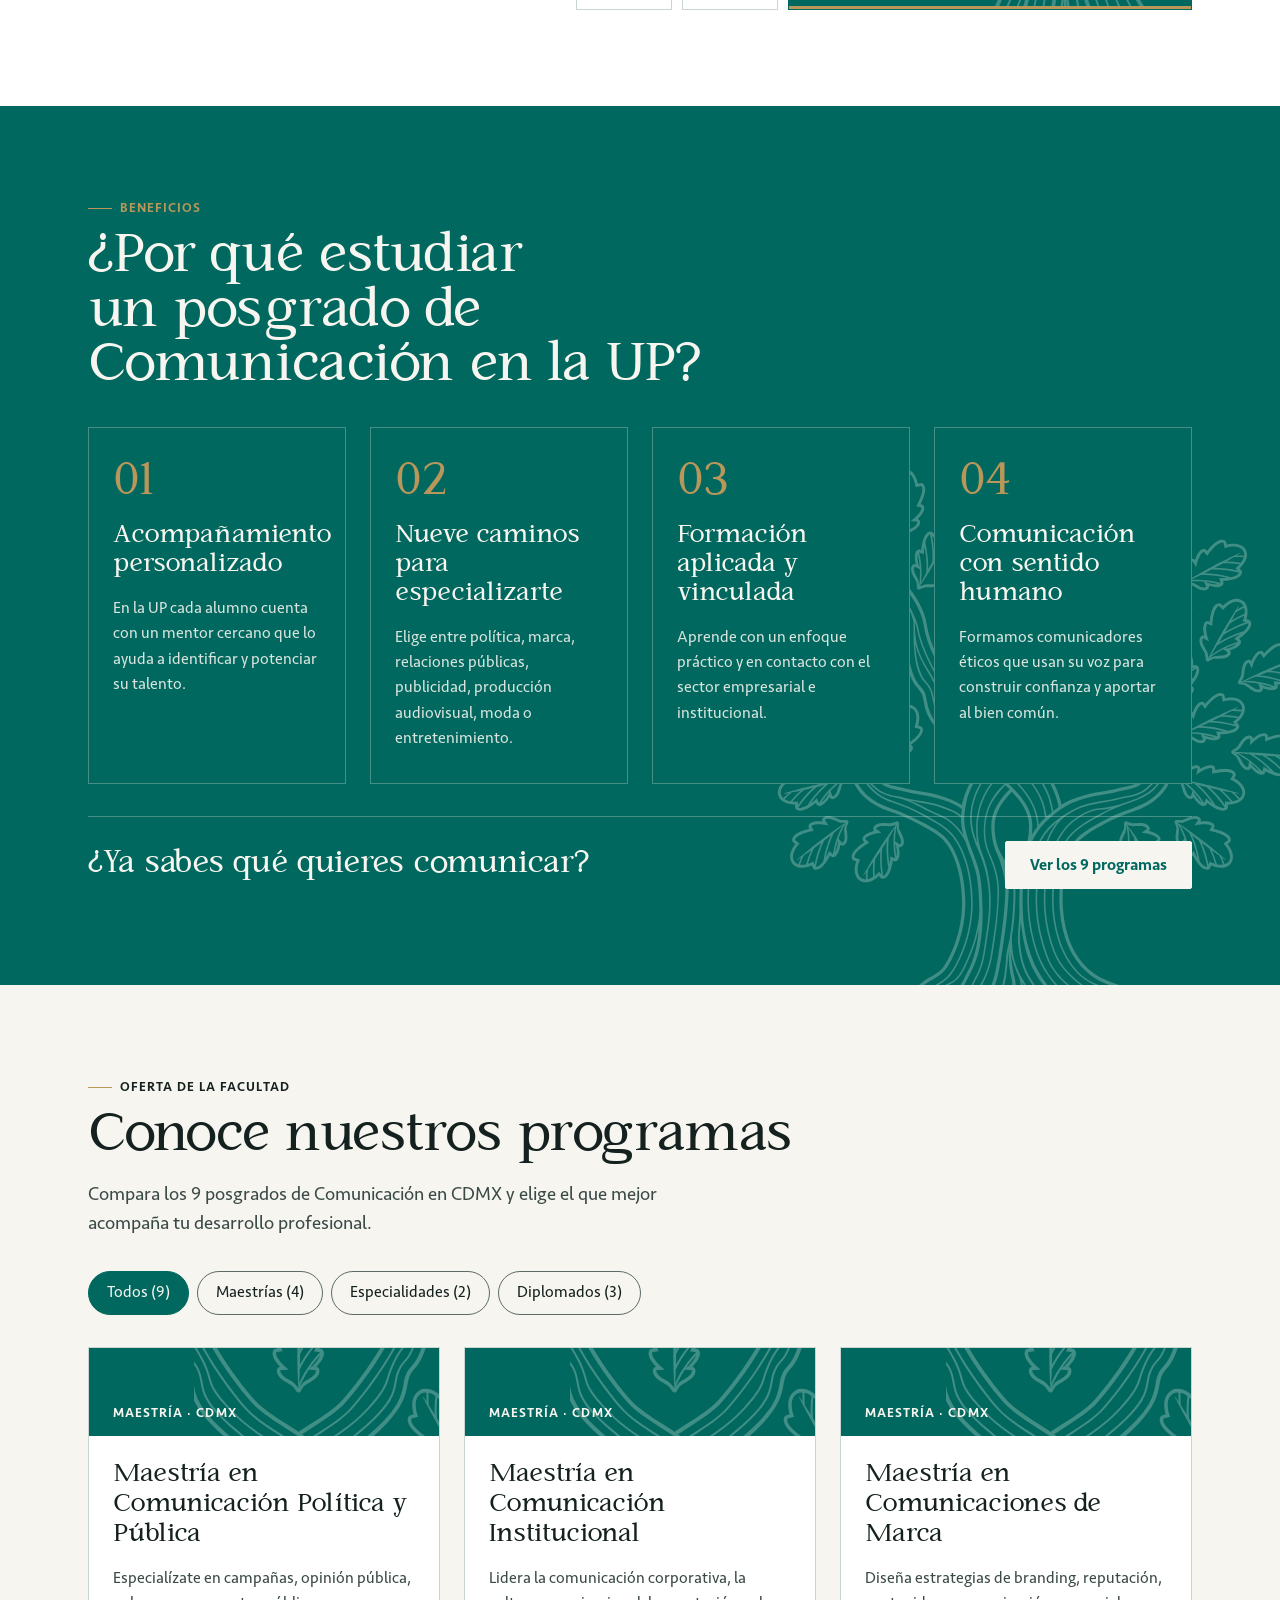
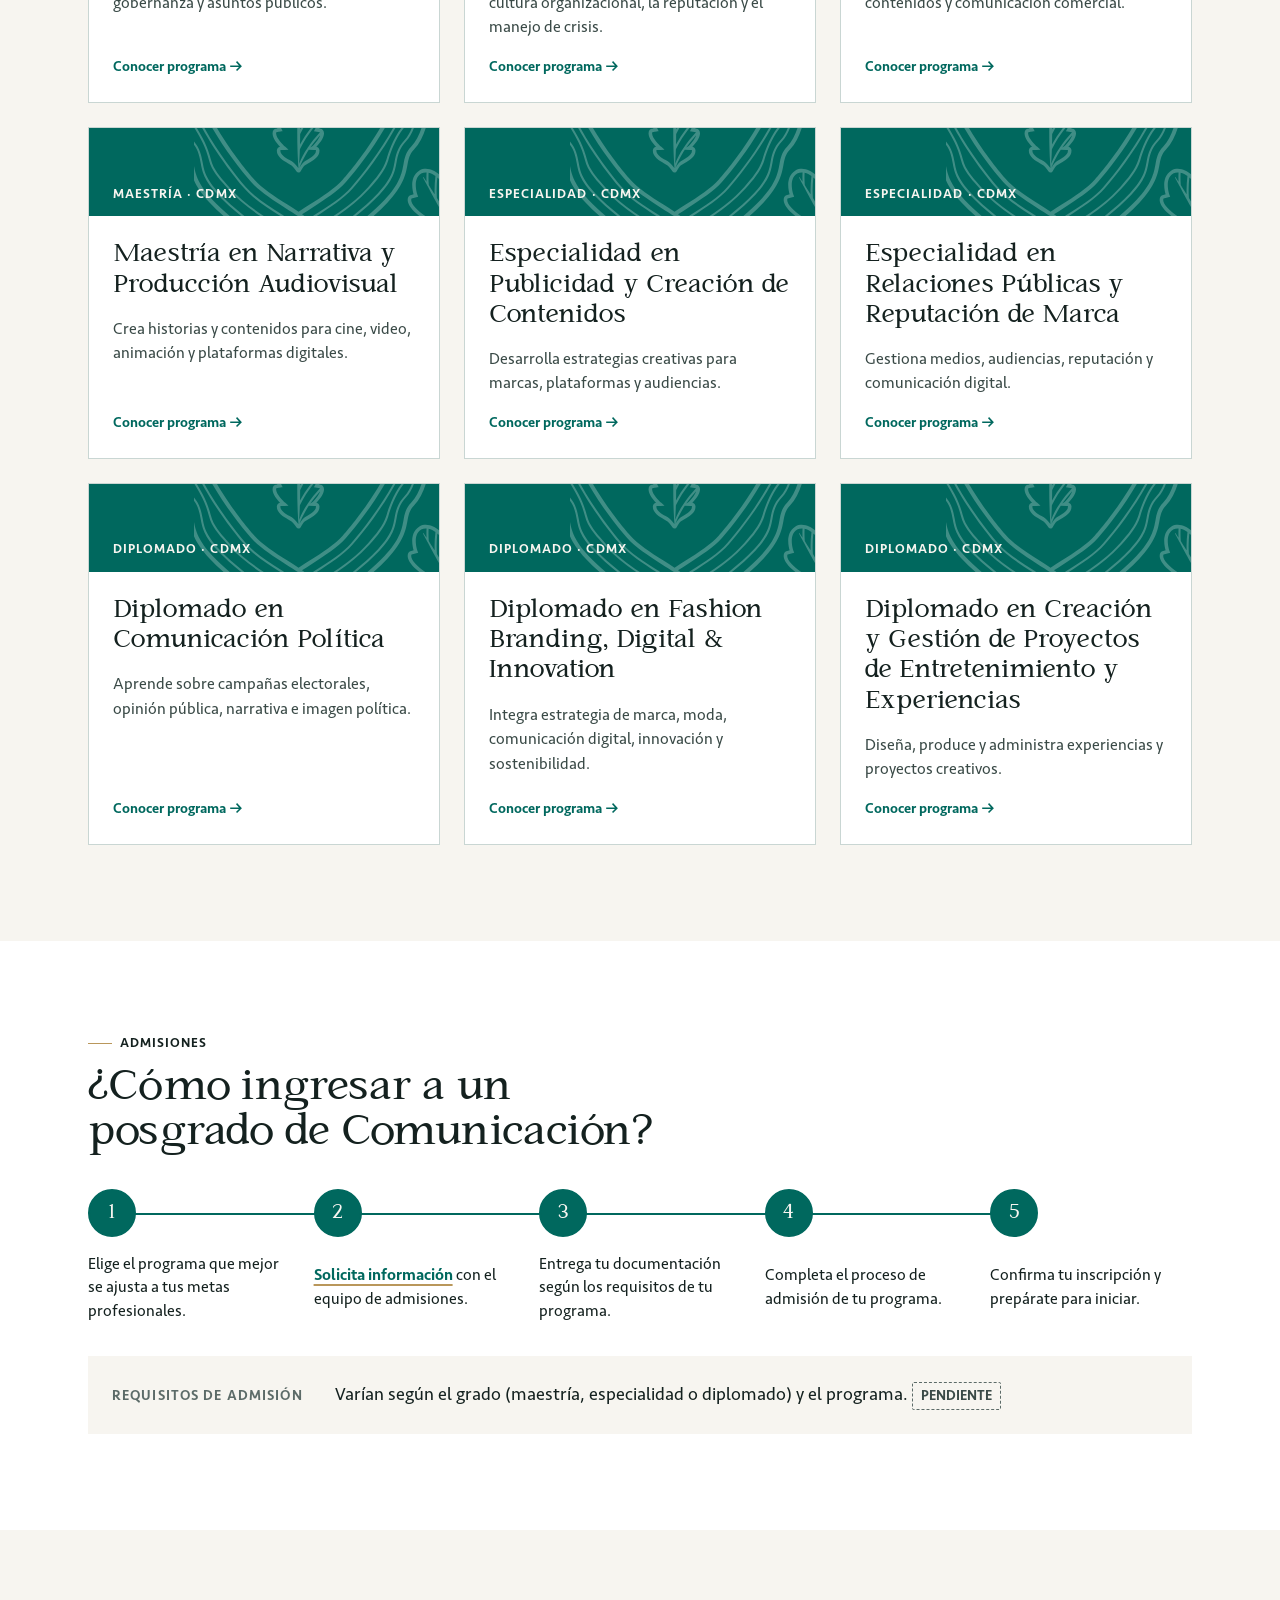
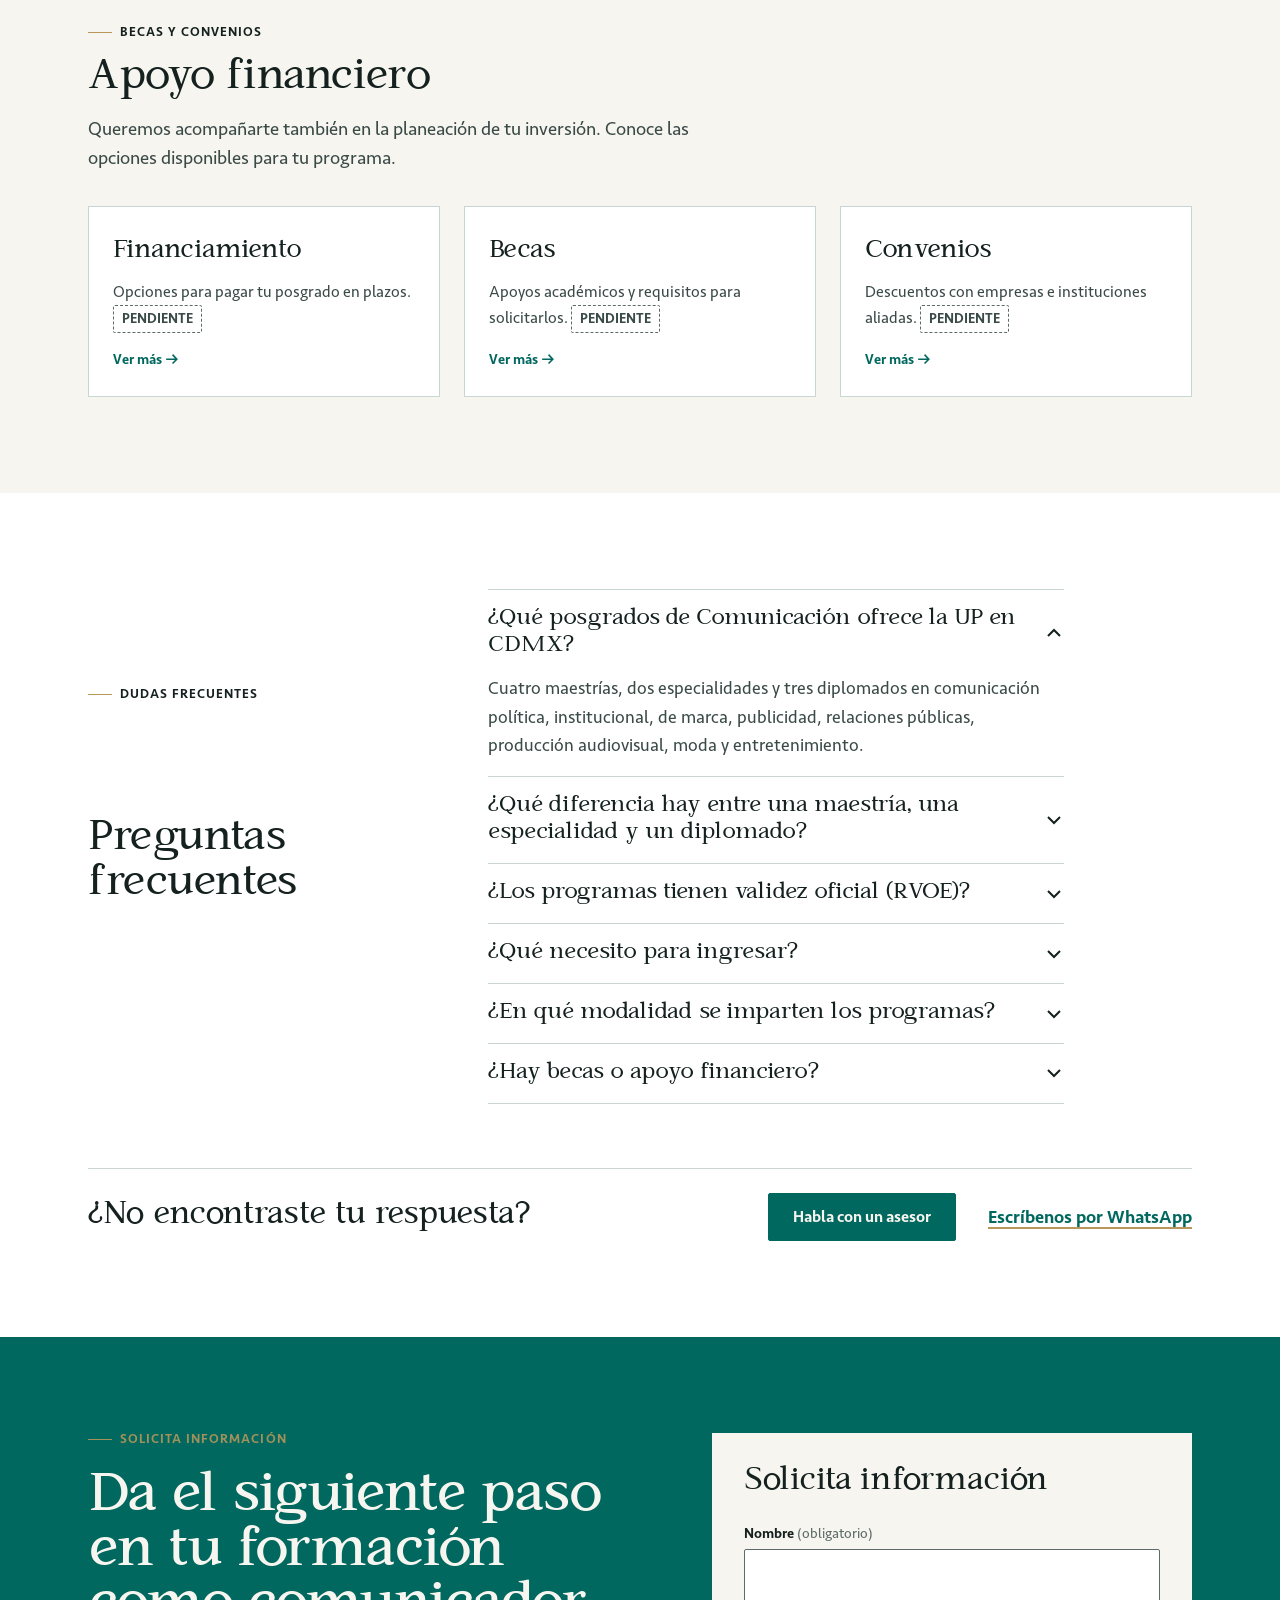
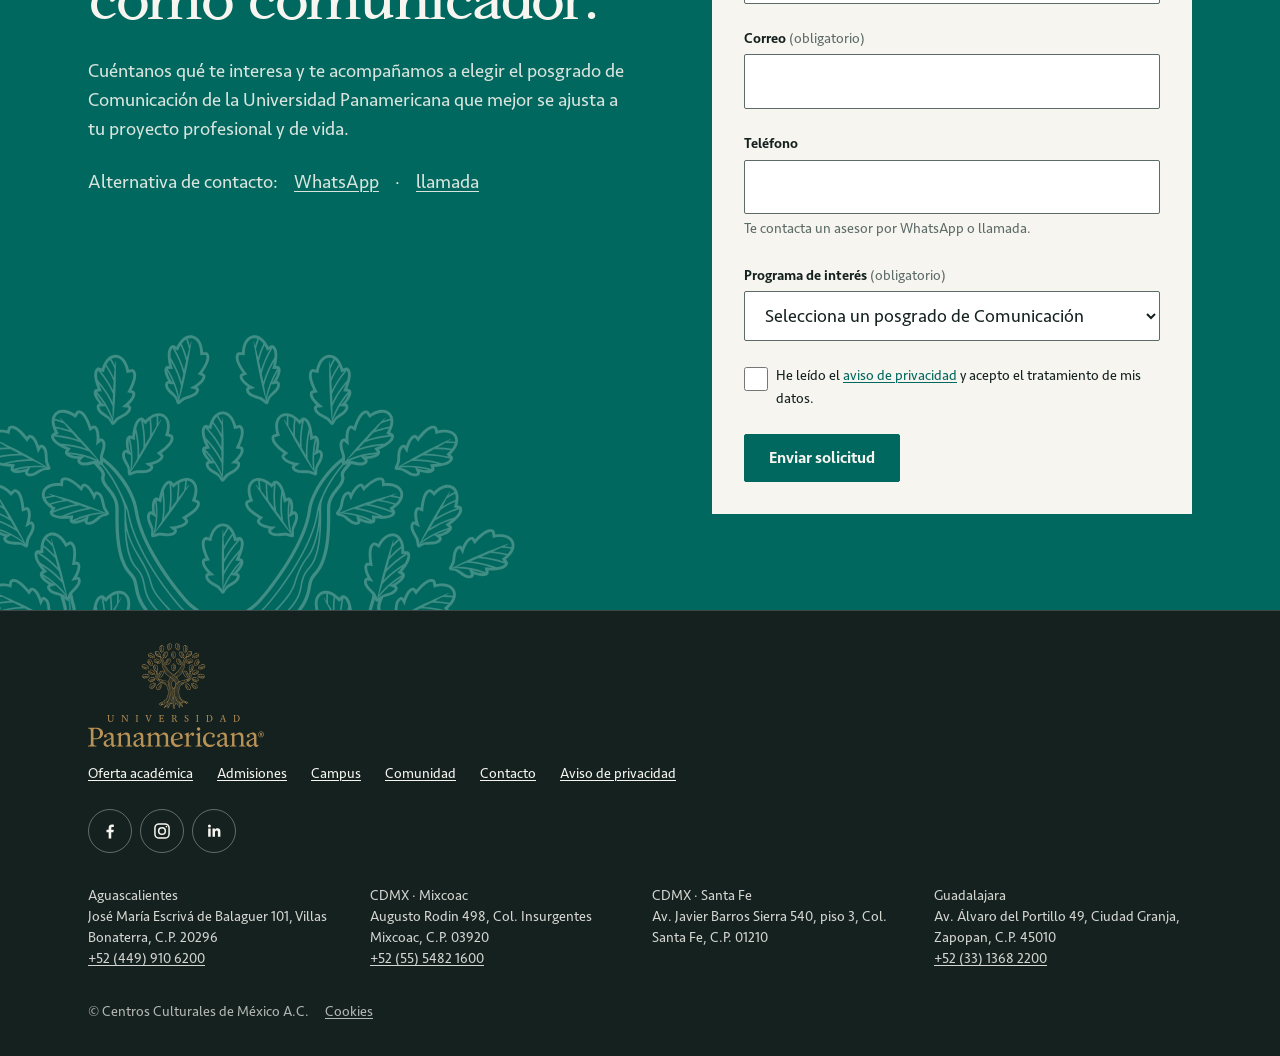
<file: design-system/facultad-comunicacion-cdmx.html>
<!DOCTYPE html>
<html lang="es-MX">
<head>
<meta charset="utf-8">
<meta name="viewport" content="width=device-width, initial-scale=1">
<title>Posgrados de Comunicación en CDMX · Facultad de Comunicación · Universidad Panamericana</title>
<meta name="description" content="Nueve posgrados de la Facultad de Comunicación de la Universidad Panamericana en Ciudad de México: cuatro maestrías, dos especialidades y tres diplomados en comunicación política, institucional, de marca y producción audiovisual.">
<meta name="robots" content="noindex, nofollow">
<link rel="canonical" href="https://posgrados-panamericana.up.edu.mx/cdmx/comunicacion">
<link rel="stylesheet" href="ds.css?v=6">
<link rel="stylesheet" href="camino.css?v=6">
<link rel="stylesheet" href="campus.css?v=35">
<link rel="stylesheet" href="programa.css?v=24">
<link rel="stylesheet" href="sede.css?v=4">
<link rel="stylesheet" href="facultad.css?v=1">
<script type="application/ld+json">[{"@context": "https://schema.org", "@type": "BreadcrumbList", "itemListElement": [{"@type": "ListItem", "position": 1, "name": "Inicio", "item": "https://posgrados-panamericana.up.edu.mx/"}, {"@type": "ListItem", "position": 2, "name": "CDMX", "item": "https://posgrados-panamericana.up.edu.mx/cdmx"}, {"@type": "ListItem", "position": 3, "name": "Comunicación", "item": "https://posgrados-panamericana.up.edu.mx/cdmx/comunicacion"}]}, {"@context": "https://schema.org", "@type": "FAQPage", "mainEntity": [{"@type": "Question", "name": "¿Qué posgrados de Comunicación ofrece la UP en CDMX?", "acceptedAnswer": {"@type": "Answer", "text": "Cuatro maestrías, dos especialidades y tres diplomados en comunicación política, institucional, de marca, publicidad, relaciones públicas, producción audiovisual, moda y entretenimiento."}}, {"@type": "Question", "name": "¿Qué diferencia hay entre una maestría, una especialidad y un diplomado?", "acceptedAnswer": {"@type": "Answer", "text": "La maestría ofrece la formación más amplia y profunda; la especialidad se enfoca en un área concreta; el diplomado te permite actualizarte en un tema específico."}}, {"@type": "Question", "name": "¿Qué necesito para ingresar?", "acceptedAnswer": {"@type": "Answer", "text": "Los requisitos varían según el programa. Consulta la página de cada posgrado o solicita información al equipo de admisiones."}}, {"@type": "Question", "name": "¿En qué modalidad se imparten los programas?", "acceptedAnswer": {"@type": "Answer", "text": "Depende de cada programa. Por ejemplo, el Diplomado en Comunicación Política 2026 es híbrido. Consulta la modalidad en la página de cada posgrado."}}]}]</script>
</head>
<body class="cp-pagina pg-pagina sd-pagina fc-pagina">
<a class="oculto-visual" href="#contenido">Saltar al contenido</a>
<!--
  Hub de facultad · Comunicación · CDMX (2026-10-01)
  Estructura y copy: wireframe de Figma «Facultad — Comunicación CDMX» (10 módulos).
  Sistema: Propuesta B. Los 9 programas coinciden con el inventario oficial del cliente (22 sep 2026).
-->

<!-- Cabecera según el wireframe de Figma (2026-09-25, a pedido de Jazmín Córdova):
     logo · Oferta académica ▾ · Conoce Posgrados Panamericana ▾ · Noticias · Eventos · Contacto · Solicitar información.
     Sin barra institucional. El contenido de los desplegables no está en el Figma: sale de la lista de páginas
     del cliente y del inventario oficial (pendiente B29). -->
<header class="cp-cab" id="cab">
  <div class="contenedor cp-cab__barra">
    <a class="cp-cab__logo" href="#" aria-label="Posgrados Panamericana — Inicio"><img src="img/logo-posgrados.svg" width="290" height="330" alt=""></a>
    <nav class="cp-nav" aria-label="Principal">
      <ul class="cp-nav__lista">
        <li class="cp-nav__item">
          <button class="cp-nav__boton" type="button" aria-expanded="false" aria-controls="d-oferta">Oferta académica<svg viewBox="0 0 10 10" aria-hidden="true"><path d="M1 3l4 4 4-4" fill="none" stroke="currentColor" stroke-width="1.6"/></svg></button>
          <div class="cp-desp" id="d-oferta" hidden><div class="contenedor cp-desp__rejilla">
          <div class="cp-desp__col">
            <p class="cp-desp__titulo">Por nivel</p>
            <ul>
              <li><a href="#"><span>Maestrías</span><b>84</b></a></li>
              <li><a href="#"><span>Especialidades</span><b>41</b></a></li>
              <li><a href="#"><span>Doctorados</span><b>10</b></a></li>
              <li><a href="#"><span>Diplomados</span><b>13</b></a></li>
              <li><a href="#"><span>Educación continua</span><b>1</b></a></li>
              <li><a href="https://www.up.edu.mx/investigacion/ecosistema-de-innovacion/posgrados/"><span>Programas de investigación</span><b>13</b></a></li>
            </ul>
          </div>
          <div class="cp-desp__col">
            <p class="cp-desp__titulo">Por campus</p>
            <ul>
              <li><a href="sede-cdmx.html"><span>Ciudad de México</span><b>75</b></a></li>
              <li><a href="inicio-b.html#sedes"><span>Guadalajara</span><b>44</b></a></li>
              <li><a href="inicio-b.html#sedes"><span>Aguascalientes</span><b>31</b></a></li>
            </ul>
          </div>
          <div class="cp-desp__col cp-desp__col--marca">
            <div class="banda" aria-hidden="true"></div>
            <p class="cp-desp__cifra"><b>150</b> programas de posgrado en 3 campus</p>
            <a class="cp-desp__todo" href="#">Ver todos los programas <span aria-hidden="true">→</span></a>
          </div>
          </div></div>
        </li>
        <li class="cp-nav__item">
          <button class="cp-nav__boton" type="button" aria-expanded="false" aria-controls="d-conoce">Conoce Posgrados Panamericana<svg viewBox="0 0 10 10" aria-hidden="true"><path d="M1 3l4 4 4-4" fill="none" stroke="currentColor" stroke-width="1.6"/></svg></button>
          <div class="cp-desp" id="d-conoce" hidden><div class="contenedor cp-desp__rejilla">
          <div class="cp-desp__col">
            <p class="cp-desp__titulo">Posgrados Panamericana</p>
            <ul>
              <li><a href="nosotros.html"><span>Nosotros</span></a></li>
              <li><a href="inicio-b.html#sedes"><span>Sedes</span></a></li>
              <li><a href="#"><span>Admisiones</span></a></li>
              <li><a href="#"><span>Becas, financiamiento y convenios</span></a></li>
            </ul>
          </div>
          <div class="cp-desp__col">
            <p class="cp-desp__titulo">En esta página</p>
            <ul>
              <li><a href="inicio-b.html#por-que"><span>¿Por qué Posgrados Panamericana?</span></a></li>
              <li><a href="inicio-b.html#testimonios"><span>Experiencia de egresados</span></a></li>
              <li><a href="inicio-b.html#preguntas"><span>Preguntas frecuentes</span></a></li>
            </ul>
          </div>
          <div class="cp-desp__col cp-desp__col--marca">
            <div class="banda" aria-hidden="true"></div>
            <p class="cp-desp__cifra">Un espacio para descubrir tu mejor versión.</p>
            <a class="cp-desp__todo" href="#solicitud" data-ir-form>Solicita información <span aria-hidden="true">→</span></a>
          </div>
          </div></div>
        </li>
        <li class="cp-nav__item"><a class="cp-nav__enlace" href="noticias.html">Noticias</a></li>
        <li class="cp-nav__item"><a class="cp-nav__enlace" href="eventos.html">Eventos</a></li>
        <li class="cp-nav__item"><a class="cp-nav__enlace" href="#">Contacto</a></li>
      </ul>
    </nav>
    <a class="boton boton--primario cp-cab__cta" href="#solicitud" data-ir-form>Solicitar información</a>
    <span class="cp-progreso" id="progreso" aria-hidden="true"></span>
    <button class="cab__menu cp-cab__menu" id="abrir-menu" type="button" aria-expanded="false" aria-controls="capa-menu"><span class="hamb" aria-hidden="true"><i></i><i></i><i></i></span>Menú</button>
  </div>
</header>
<div class="cp-velo" id="velo" hidden></div>

<!-- Menú móvil: la misma estructura del Figma, con acordeones -->
<div class="capa cp-capa" id="capa-menu" role="dialog" aria-modal="true" aria-label="Menú" hidden>
  <div class="banda banda--atenuada banda--traza" aria-hidden="true"></div>
  <div class="contenedor">
    <div class="capa__cabeza">
      <span class="marca-texto">Posgrados Panamericana</span>
      <button class="cab__menu" id="cerrar-menu" type="button">Cerrar</button>
    </div>
    <nav class="cp-capa__nav" aria-label="Principal (móvil)">
      <div class="cp-capa__item">
        <button class="cp-capa__boton" type="button" aria-expanded="false" aria-controls="m-oferta">Oferta académica<svg viewBox="0 0 10 10" aria-hidden="true"><path d="M1 3l4 4 4-4" fill="none" stroke="currentColor" stroke-width="1.6"/></svg></button>
        <div class="cp-capa__panel" id="m-oferta" hidden><div class="cp-desp__col">
            <p class="cp-desp__titulo">Por nivel</p>
            <ul>
              <li><a href="#"><span>Maestrías</span><b>84</b></a></li>
              <li><a href="#"><span>Especialidades</span><b>41</b></a></li>
              <li><a href="#"><span>Doctorados</span><b>10</b></a></li>
              <li><a href="#"><span>Diplomados</span><b>13</b></a></li>
              <li><a href="#"><span>Educación continua</span><b>1</b></a></li>
              <li><a href="https://www.up.edu.mx/investigacion/ecosistema-de-innovacion/posgrados/"><span>Programas de investigación</span><b>13</b></a></li>
            </ul>
          </div>
          <div class="cp-desp__col">
            <p class="cp-desp__titulo">Por campus</p>
            <ul>
              <li><a href="sede-cdmx.html"><span>Ciudad de México</span><b>75</b></a></li>
              <li><a href="inicio-b.html#sedes"><span>Guadalajara</span><b>44</b></a></li>
              <li><a href="inicio-b.html#sedes"><span>Aguascalientes</span><b>31</b></a></li>
            </ul>
          </div>
          <div class="cp-desp__col cp-desp__col--marca">
            <div class="banda" aria-hidden="true"></div>
            <p class="cp-desp__cifra"><b>150</b> programas de posgrado en 3 campus</p>
            <a class="cp-desp__todo" href="#">Ver todos los programas <span aria-hidden="true">→</span></a>
          </div></div>
      </div>
      <div class="cp-capa__item">
        <button class="cp-capa__boton" type="button" aria-expanded="false" aria-controls="m-conoce">Conoce Posgrados Panamericana<svg viewBox="0 0 10 10" aria-hidden="true"><path d="M1 3l4 4 4-4" fill="none" stroke="currentColor" stroke-width="1.6"/></svg></button>
        <div class="cp-capa__panel" id="m-conoce" hidden><div class="cp-desp__col">
            <p class="cp-desp__titulo">Posgrados Panamericana</p>
            <ul>
              <li><a href="nosotros.html"><span>Nosotros</span></a></li>
              <li><a href="inicio-b.html#sedes"><span>Sedes</span></a></li>
              <li><a href="#"><span>Admisiones</span></a></li>
              <li><a href="#"><span>Becas, financiamiento y convenios</span></a></li>
            </ul>
          </div>
          <div class="cp-desp__col">
            <p class="cp-desp__titulo">En esta página</p>
            <ul>
              <li><a href="inicio-b.html#por-que"><span>¿Por qué Posgrados Panamericana?</span></a></li>
              <li><a href="inicio-b.html#testimonios"><span>Experiencia de egresados</span></a></li>
              <li><a href="inicio-b.html#preguntas"><span>Preguntas frecuentes</span></a></li>
            </ul>
          </div>
          <div class="cp-desp__col cp-desp__col--marca">
            <div class="banda" aria-hidden="true"></div>
            <p class="cp-desp__cifra">Un espacio para descubrir tu mejor versión.</p>
            <a class="cp-desp__todo" href="#solicitud" data-ir-form>Solicita información <span aria-hidden="true">→</span></a>
          </div></div>
      </div>
      <div class="cp-capa__item"><a class="cp-capa__enlace" href="noticias.html">Noticias</a></div>
      <div class="cp-capa__item"><a class="cp-capa__enlace" href="eventos.html">Eventos</a></div>
      <div class="cp-capa__item"><a class="cp-capa__enlace" href="#">Contacto</a></div>
    </nav>
    <a class="boton boton--primario cp-capa__cta" href="#solicitud" data-ir-form>Solicitar información</a>
  </div>
</div>




<main id="contenido">

  <div class="contenedor pg-migas"><nav aria-label="Ruta"><ol>
    <li><a href="inicio-b.html">Inicio</a></li><li><a href="sede-cdmx.html">CDMX</a></li><li aria-current="page">Comunicación</li>
  </ol></nav></div>

  <!-- 01 · Portada -->
  <section class="pg-hero" id="inicio" aria-labelledby="h1">
    <div class="contenedor">
      <div class="pg-hero__texto">
        <p class="cap-etiqueta">Posgrados Panamericana · Campus CDMX</p>
        <h1 id="h1"><span class="linea"><span>Posgrados de</span></span> <span class="linea"><span>Comunicación en CDMX</span></span></h1>
        <p class="pg-hero__lema">Comunica con sentido. Inspira con propósito.</p>
        <p class="pg-hero__desc">En la Facultad de Comunicación de la Universidad Panamericana te acompañamos a desarrollar tu mejor versión profesional. Elige entre maestrías, especialidades y diplomados en comunicación política, institucional, de marca, publicidad, relaciones públicas y producción audiovisual.</p>
        <div class="pg-hero__acciones">
          <a class="boton boton--primario" href="#solicitud" data-intencion="info" data-origen="portada">Solicitar información</a>
          <a class="boton boton--secundario" href="#programas" data-ir-seccion="programas">Ver los 9 programas <svg viewBox="0 0 12 12" aria-hidden="true" width="12" height="12"><path d="M6 2v8M2 6l4 4 4-4" fill="none" stroke="currentColor" stroke-width="1.6"/></svg></a>
        </div>
      </div>
      <div class="pg-hero__escena">
        <figure class="pg-hero__foto" style="--foco: 46% 40%">
          <img src="img/facultad-comunicacion.jpg" width="1440" height="960" alt="Tres estudiantes de posgrado trabajan juntas en el Media Lab del campus Mixcoac" fetchpriority="high" data-parallax="0.12">
        </figure>
        <div class="pg-hero__tahali" aria-hidden="true"></div>
      </div>
    </div>
    <div class="contenedor pg-datos">
      <dl>
        <div><dt>Programas</dt><dd><span data-cuenta="9">9</span> posgrados</dd></div>
        <div><dt>Maestrías</dt><dd data-cuenta="4">4</dd></div>
        <div><dt>Especialidades</dt><dd data-cuenta="2">2</dd></div>
        <div><dt>Diplomados</dt><dd data-cuenta="3">3</dd></div>
        <div><dt>Campus</dt><dd>Ciudad de México</dd></div>
      </dl>
    </div>
  </section>

  <!-- 02 · Navegación ancla -->
  <nav class="pg-tabs" id="tabs" aria-label="Secciones de la facultad">
    <div class="contenedor">
      <div class="pg-tabs__pista" id="tabs-pista">
        <a href="#facultad">Sobre la Facultad</a>
        <a href="#beneficios">Beneficios</a>
        <a href="#programas">Programas</a>
        <a href="#admisiones">Admisiones</a>
        <a href="#apoyo">Apoyo financiero</a>
        <a href="#preguntas">Preguntas frecuentes</a>
        <span class="pg-tabs__indicador" id="tabs-indicador" aria-hidden="true"></span>
      </div>
    </div>
  </nav>

  <!-- 03 · ¿Qué es la Facultad? — paneles expandibles con las tres líneas de especialización -->
  <section class="pg-seccion pg-seccion--elevada" id="facultad" aria-labelledby="h-facultad">
    <div class="contenedor">
      <div class="pg-quees pg-quees--paneles">
        <div class="pg-quees__col">
          <div class="pg-cabeza"><p class="cap-etiqueta">Sobre la Facultad</p><h2 class="cp-h2 cp-mascara sd-h2" id="h-facultad">¿Qué es la Facultad de Comunicación?</h2></div>
          <p class="pg-quees__texto cp-revela">La Facultad de Comunicación de la Universidad Panamericana forma profesionales que comunican con ética, criterio y sensibilidad social. Sus posgrados en CDMX te preparan para diseñar estrategias, contar historias y cuidar la reputación de instituciones, marcas y proyectos públicos, siempre al servicio del bien común.</p>
        </div>
        <div class="pg-paneles cp-revela" id="paneles" aria-label="Líneas de especialización">
          <div class="pg-panel pg-panel--activo">
            <div class="textura-roble textura-roble--acercamiento" aria-hidden="true"></div>
            <h3><button class="pg-panel__boton" type="button" id="pb-1" aria-expanded="true" aria-controls="pp-1"><span class="pg-panel__n">01</span><span class="pg-panel__t">Comunicación política y pública</span><svg viewBox="0 0 20 20" aria-hidden="true"><path d="M4 7l6 6 6-6" fill="none" stroke="currentColor" stroke-width="2"/></svg></button></h3>
            <div class="pg-panel__cuerpo" id="pp-1" role="region" aria-labelledby="pb-1"><p>Campañas, opinión pública, gobernanza y asuntos públicos.</p></div>
            <span class="pg-panel__barra" aria-hidden="true"></span>
          </div>
          <div class="pg-panel">
            <div class="textura-roble textura-roble--acercamiento" aria-hidden="true"></div>
            <h3><button class="pg-panel__boton" type="button" id="pb-2" aria-expanded="false" aria-controls="pp-2"><span class="pg-panel__n">02</span><span class="pg-panel__t">Comunicación institucional y de marca</span><svg viewBox="0 0 20 20" aria-hidden="true"><path d="M4 7l6 6 6-6" fill="none" stroke="currentColor" stroke-width="2"/></svg></button></h3>
            <div class="pg-panel__cuerpo" id="pp-2" role="region" aria-labelledby="pb-2"><p>Reputación, cultura organizacional, branding y relaciones públicas.</p></div>
            <span class="pg-panel__barra" aria-hidden="true"></span>
          </div>
          <div class="pg-panel">
            <div class="textura-roble textura-roble--acercamiento" aria-hidden="true"></div>
            <h3><button class="pg-panel__boton" type="button" id="pb-3" aria-expanded="false" aria-controls="pp-3"><span class="pg-panel__n">03</span><span class="pg-panel__t">Contenidos y producción</span><svg viewBox="0 0 20 20" aria-hidden="true"><path d="M4 7l6 6 6-6" fill="none" stroke="currentColor" stroke-width="2"/></svg></button></h3>
            <div class="pg-panel__cuerpo" id="pp-3" role="region" aria-labelledby="pb-3"><p>Publicidad, narrativa audiovisual, moda, entretenimiento y experiencias.</p></div>
            <span class="pg-panel__barra" aria-hidden="true"></span>
          </div>
        </div>
      </div>
    </div>
  </section>

  <!-- 04 · Beneficios -->
  <section class="pg-seccion pg-seccion--marca pg-seccion--roble" id="beneficios" aria-labelledby="h-beneficios">
    <div class="textura-roble" aria-hidden="true"></div>
    <div class="contenedor" style="position:relative;z-index:1">
      <div class="pg-cabeza"><p class="cap-etiqueta">Beneficios</p><h2 class="cp-h2 cp-mascara sd-h2 sd-h2--principal" id="h-beneficios">¿Por qué estudiar un posgrado de Comunicación en la UP?</h2></div>
      <ol class="pg-porque">
        <li class="cp-revela" style="--k:0"><h3>Acompañamiento personalizado</h3><p>En la UP cada alumno cuenta con un mentor cercano que lo ayuda a identificar y potenciar su talento.</p></li>
        <li class="cp-revela" style="--k:1"><h3>Nueve caminos para especializarte</h3><p>Elige entre política, marca, relaciones públicas, publicidad, producción audiovisual, moda o entretenimiento.</p></li>
        <li class="cp-revela" style="--k:2"><h3>Formación aplicada y vinculada</h3><p>Aprende con un enfoque práctico y en contacto con el sector empresarial e institucional.</p></li>
        <li class="cp-revela" style="--k:3"><h3>Comunicación con sentido humano</h3><p>Formamos comunicadores éticos que usan su voz para construir confianza y aportar al bien común.</p></li>
      </ol>
      <div class="pg-llamado pg-llamado--verde cp-revela">
        <p class="pg-llamado__texto">¿Ya sabes qué quieres comunicar?</p>
        <a class="boton pg-llamado__boton" href="#programas" data-ir-seccion="programas">Ver los 9 programas</a>
      </div>
    </div>
  </section>

  <!-- 05 · Programas -->
  <section class="pg-seccion pg-seccion--papel" id="programas" aria-labelledby="h-programas">
    <div class="contenedor">
      <div class="pg-cabeza"><p class="cap-etiqueta">Oferta de la Facultad</p><h2 class="cp-h2 cp-mascara sd-h2 sd-h2--principal" id="h-programas">Conoce nuestros programas</h2><p class="cp-apoyo">Compara los 9 posgrados de Comunicación en CDMX y elige el que mejor acompaña tu desarrollo profesional.</p></div>
      <div class="cp-filtro fc-chips" role="group" aria-label="Filtrar programas por grado">
        <button type="button" aria-pressed="true" data-grado="">Todos (9)</button>
        <button type="button" aria-pressed="false" data-grado="Maestría">Maestrías (4)</button>
        <button type="button" aria-pressed="false" data-grado="Especialidad">Especialidades (2)</button>
        <button type="button" aria-pressed="false" data-grado="Diplomado">Diplomados (3)</button>
      </div>
      <p class="oculto-visual" aria-live="polite" id="fc-estado"></p>
      <ul class="sd-programas fc-programas" id="lista-programas">
        <li class="sd-prog fc-prog cp-revela" style="--k:0" data-grado="Maestría"><a href="#"><div class="sd-prog__marca" aria-hidden="true"><div class="textura-roble textura-roble--acercamiento"></div><span>Maestría · CDMX</span></div><div class="sd-prog__cuerpo"><h3>Maestría en Comunicación Política y Pública</h3><p class="fc-prog__desc">Especialízate en campañas, opinión pública, gobernanza y asuntos públicos.</p><span class="sd-prog__ir">Conocer programa <span aria-hidden="true">→</span></span></div></a></li>
        <li class="sd-prog fc-prog cp-revela" style="--k:1" data-grado="Maestría"><a href="#"><div class="sd-prog__marca" aria-hidden="true"><div class="textura-roble textura-roble--acercamiento"></div><span>Maestría · CDMX</span></div><div class="sd-prog__cuerpo"><h3>Maestría en Comunicación Institucional</h3><p class="fc-prog__desc">Lidera la comunicación corporativa, la cultura organizacional, la reputación y el manejo de crisis.</p><span class="sd-prog__ir">Conocer programa <span aria-hidden="true">→</span></span></div></a></li>
        <li class="sd-prog fc-prog cp-revela" style="--k:2" data-grado="Maestría"><a href="#"><div class="sd-prog__marca" aria-hidden="true"><div class="textura-roble textura-roble--acercamiento"></div><span>Maestría · CDMX</span></div><div class="sd-prog__cuerpo"><h3>Maestría en Comunicaciones de Marca</h3><p class="fc-prog__desc">Diseña estrategias de branding, reputación, contenidos y comunicación comercial.</p><span class="sd-prog__ir">Conocer programa <span aria-hidden="true">→</span></span></div></a></li>
        <li class="sd-prog fc-prog cp-revela" style="--k:0" data-grado="Maestría"><a href="#"><div class="sd-prog__marca" aria-hidden="true"><div class="textura-roble textura-roble--acercamiento"></div><span>Maestría · CDMX</span></div><div class="sd-prog__cuerpo"><h3>Maestría en Narrativa y Producción Audiovisual</h3><p class="fc-prog__desc">Crea historias y contenidos para cine, video, animación y plataformas digitales.</p><span class="sd-prog__ir">Conocer programa <span aria-hidden="true">→</span></span></div></a></li>
        <li class="sd-prog fc-prog cp-revela" style="--k:1" data-grado="Especialidad"><a href="#"><div class="sd-prog__marca" aria-hidden="true"><div class="textura-roble textura-roble--acercamiento"></div><span>Especialidad · CDMX</span></div><div class="sd-prog__cuerpo"><h3>Especialidad en Publicidad y Creación de Contenidos</h3><p class="fc-prog__desc">Desarrolla estrategias creativas para marcas, plataformas y audiencias.</p><span class="sd-prog__ir">Conocer programa <span aria-hidden="true">→</span></span></div></a></li>
        <li class="sd-prog fc-prog cp-revela" style="--k:2" data-grado="Especialidad"><a href="#"><div class="sd-prog__marca" aria-hidden="true"><div class="textura-roble textura-roble--acercamiento"></div><span>Especialidad · CDMX</span></div><div class="sd-prog__cuerpo"><h3>Especialidad en Relaciones Públicas y Reputación de Marca</h3><p class="fc-prog__desc">Gestiona medios, audiencias, reputación y comunicación digital.</p><span class="sd-prog__ir">Conocer programa <span aria-hidden="true">→</span></span></div></a></li>
        <li class="sd-prog fc-prog cp-revela" style="--k:0" data-grado="Diplomado"><a href="#"><div class="sd-prog__marca" aria-hidden="true"><div class="textura-roble textura-roble--acercamiento"></div><span>Diplomado · CDMX</span></div><div class="sd-prog__cuerpo"><h3>Diplomado en Comunicación Política</h3><p class="fc-prog__desc">Aprende sobre campañas electorales, opinión pública, narrativa e imagen política.</p><span class="sd-prog__ir">Conocer programa <span aria-hidden="true">→</span></span></div></a></li>
        <li class="sd-prog fc-prog cp-revela" style="--k:1" data-grado="Diplomado"><a href="#"><div class="sd-prog__marca" aria-hidden="true"><div class="textura-roble textura-roble--acercamiento"></div><span>Diplomado · CDMX</span></div><div class="sd-prog__cuerpo"><h3>Diplomado en Fashion Branding, Digital &amp; Innovation</h3><p class="fc-prog__desc">Integra estrategia de marca, moda, comunicación digital, innovación y sostenibilidad.</p><span class="sd-prog__ir">Conocer programa <span aria-hidden="true">→</span></span></div></a></li>
        <li class="sd-prog fc-prog cp-revela" style="--k:2" data-grado="Diplomado"><a href="#"><div class="sd-prog__marca" aria-hidden="true"><div class="textura-roble textura-roble--acercamiento"></div><span>Diplomado · CDMX</span></div><div class="sd-prog__cuerpo"><h3>Diplomado en Creación y Gestión de Proyectos de Entretenimiento y Experiencias</h3><p class="fc-prog__desc">Diseña, produce y administra experiencias y proyectos creativos.</p><span class="sd-prog__ir">Conocer programa <span aria-hidden="true">→</span></span></div></a></li>
      </ul>
    </div>
  </section>

  <!-- 06 · Admisión -->
  <section class="pg-seccion pg-seccion--elevada" id="admisiones" aria-labelledby="h-admision">
    <div class="contenedor">
      <div class="pg-cabeza"><p class="cap-etiqueta">Admisiones</p><h2 class="cp-h2 cp-mascara sd-h2" id="h-admision">¿Cómo ingresar a un posgrado de Comunicación?</h2></div>
      <ol class="pg-pasos cp-revela" id="pasos">
        <li style="--k:0">Elige el programa que mejor se ajusta a tus metas profesionales.</li>
        <li style="--k:1"><span><a class="pg-enlace-cta" href="#solicitud" data-intencion="info" data-origen="admision">Solicita información</a> con el equipo de admisiones.</span></li>
        <li style="--k:2">Entrega tu documentación según los requisitos de tu programa.</li>
        <li style="--k:3">Completa el proceso de admisión de tu programa.</li>
        <li style="--k:4">Confirma tu inscripción y prepárate para iniciar.</li>
      </ol>
      <p class="pg-requisitos"><b>Requisitos de admisión</b><span>Varían según el grado (maestría, especialidad o diplomado) y el programa. <span class="ds__tag ds__tag--placeholder">PENDIENTE</span></span></p>
    </div>
  </section>

  <!-- 07 · Apoyo financiero -->
  <section class="pg-seccion pg-seccion--papel" id="apoyo" aria-labelledby="h-apoyo">
    <div class="contenedor">
      <div class="pg-cabeza"><p class="cap-etiqueta">Becas y convenios</p><h2 class="cp-h2 cp-mascara sd-h2" id="h-apoyo">Apoyo financiero</h2><p class="cp-apoyo">Queremos acompañarte también en la planeación de tu inversión. Conoce las opciones disponibles para tu programa.</p></div>
      <ul class="pg-apoyo">
        <li class="cp-revela" style="--k:0"><a href="#"><b>Financiamiento</b><span>Opciones para pagar tu posgrado en plazos. <span class="ds__tag ds__tag--placeholder">PENDIENTE</span></span><em>Ver más <span aria-hidden="true">→</span></em></a></li>
        <li class="cp-revela" style="--k:1"><a href="#"><b>Becas</b><span>Apoyos académicos y requisitos para solicitarlos. <span class="ds__tag ds__tag--placeholder">PENDIENTE</span></span><em>Ver más <span aria-hidden="true">→</span></em></a></li>
        <li class="cp-revela" style="--k:2"><a href="#"><b>Convenios</b><span>Descuentos con empresas e instituciones aliadas. <span class="ds__tag ds__tag--placeholder">PENDIENTE</span></span><em>Ver más <span aria-hidden="true">→</span></em></a></li>
      </ul>
    </div>
  </section>

  <!-- 08 · Preguntas frecuentes -->
  <section class="pg-seccion pg-seccion--elevada" id="preguntas" aria-labelledby="h-faq">
    <div class="contenedor cp-faq">
      <div class="pg-cabeza" style="margin:0"><p class="cap-etiqueta">Dudas frecuentes</p><h2 class="cp-h2 cp-mascara sd-h2" id="h-faq">Preguntas frecuentes</h2></div>
      <div class="acordeon">
        <div class="acordeon__item"><h3><button class="acordeon__boton" aria-expanded="true" aria-controls="faq-1"><span class="q">¿Qué posgrados de Comunicación ofrece la UP en CDMX?</span><svg viewBox="0 0 20 20" aria-hidden="true"><path d="M4 7l6 6 6-6" fill="none" stroke="currentColor" stroke-width="2"/></svg></button></h3><div class="acordeon__panel" id="faq-1"><div><p>Cuatro maestrías, dos especialidades y tres diplomados en comunicación política, institucional, de marca, publicidad, relaciones públicas, producción audiovisual, moda y entretenimiento. </p></div></div></div>
        <div class="acordeon__item"><h3><button class="acordeon__boton" aria-expanded="false" aria-controls="faq-2"><span class="q">¿Qué diferencia hay entre una maestría, una especialidad y un diplomado?</span><svg viewBox="0 0 20 20" aria-hidden="true"><path d="M4 7l6 6 6-6" fill="none" stroke="currentColor" stroke-width="2"/></svg></button></h3><div class="acordeon__panel" id="faq-2" data-cerrado><div><p>La maestría ofrece la formación más amplia y profunda; la especialidad se enfoca en un área concreta; el diplomado te permite actualizarte en un tema específico. <span class="ds__tag ds__tag--placeholder">PENDIENTE</span> Duración de cada grado, por confirmar.</p></div></div></div>
        <div class="acordeon__item"><h3><button class="acordeon__boton" aria-expanded="false" aria-controls="faq-3"><span class="q">¿Los programas tienen validez oficial (RVOE)?</span><svg viewBox="0 0 20 20" aria-hidden="true"><path d="M4 7l6 6 6-6" fill="none" stroke="currentColor" stroke-width="2"/></svg></button></h3><div class="acordeon__panel" id="faq-3" data-cerrado><div><p>Cada página de programa indica su validez oficial. <span class="ds__tag ds__tag--placeholder">PENDIENTE</span> Números de RVOE, por confirmar.</p></div></div></div>
        <div class="acordeon__item"><h3><button class="acordeon__boton" aria-expanded="false" aria-controls="faq-4"><span class="q">¿Qué necesito para ingresar?</span><svg viewBox="0 0 20 20" aria-hidden="true"><path d="M4 7l6 6 6-6" fill="none" stroke="currentColor" stroke-width="2"/></svg></button></h3><div class="acordeon__panel" id="faq-4" data-cerrado><div><p>Los requisitos varían según el programa. Consulta la página de cada posgrado o solicita información al equipo de admisiones. </p></div></div></div>
        <div class="acordeon__item"><h3><button class="acordeon__boton" aria-expanded="false" aria-controls="faq-5"><span class="q">¿En qué modalidad se imparten los programas?</span><svg viewBox="0 0 20 20" aria-hidden="true"><path d="M4 7l6 6 6-6" fill="none" stroke="currentColor" stroke-width="2"/></svg></button></h3><div class="acordeon__panel" id="faq-5" data-cerrado><div><p>Depende de cada programa. Por ejemplo, el Diplomado en Comunicación Política 2026 es híbrido. Consulta la modalidad en la página de cada posgrado. </p></div></div></div>
        <div class="acordeon__item"><h3><button class="acordeon__boton" aria-expanded="false" aria-controls="faq-6"><span class="q">¿Hay becas o apoyo financiero?</span><svg viewBox="0 0 20 20" aria-hidden="true"><path d="M4 7l6 6 6-6" fill="none" stroke="currentColor" stroke-width="2"/></svg></button></h3><div class="acordeon__panel" id="faq-6" data-cerrado><div><p> <span class="ds__tag ds__tag--placeholder">PENDIENTE</span> Por confirmar con la UP.</p></div></div></div>
      </div>
      <div class="pg-llamado pg-llamado--dudas cp-revela">
        <p class="pg-llamado__texto">¿No encontraste tu respuesta?</p>
        <div class="pg-llamado__acciones"><a class="boton boton--primario" href="#solicitud" data-intencion="info" data-origen="preguntas-frecuentes">Habla con un asesor</a><a class="pg-enlace-cta" href="#">Escríbenos por WhatsApp</a></div>
      </div>
    </div>
  </section>

  <!-- 09 · Cierre con formulario -->
  <section class="cp-seccion cp-cta cp-cta--roble pg-cta" id="solicitud" aria-labelledby="h-cta">
    <div class="textura-roble" data-parallax="0.12" aria-hidden="true"></div>
    <div class="contenedor">
      <div class="cp-cta__mensaje">
        <p class="cap-etiqueta" style="color:var(--contenido-acento-inverso)">Solicita información</p>
        <h2 id="h-cta" tabindex="-1">Da el siguiente paso en tu formación como comunicador.</h2>
        <p>Cuéntanos qué te interesa y te acompañamos a elegir el posgrado de Comunicación de la Universidad Panamericana que mejor se ajusta a tu proyecto profesional y de vida.</p>
        <p class="cp-cta__alt">Alternativa de contacto: <a href="#">WhatsApp</a> · <a href="#">llamada</a></p>
      </div>
      <form class="cp-form" id="form-pagina" onsubmit="return false" aria-labelledby="h-form">
        <h3 id="h-form">Solicita información</h3>
        <div class="campo"><label class="campo__etiqueta" for="f-nombre">Nombre <span>(obligatorio)</span></label><input class="campo__control" id="f-nombre" type="text" autocomplete="name" required></div>
        <div class="campo"><label class="campo__etiqueta" for="f-correo">Correo <span>(obligatorio)</span></label><input class="campo__control" id="f-correo" type="email" autocomplete="email" required></div>
        <div class="campo"><label class="campo__etiqueta" for="f-tel">Teléfono</label><input class="campo__control" id="f-tel" type="tel" autocomplete="tel"><p class="campo__ayuda">Te contacta un asesor por WhatsApp o llamada.</p></div>
        <div class="campo"><label class="campo__etiqueta" for="f-interes">Programa de interés <span>(obligatorio)</span></label><select class="campo__control" id="f-interes" required><option value="">Selecciona un posgrado de Comunicación</option><option>Maestría en Comunicación Política y Pública</option><option>Maestría en Comunicación Institucional</option><option>Maestría en Comunicaciones de Marca</option><option>Maestría en Narrativa y Producción Audiovisual</option><option>Especialidad en Publicidad y Creación de Contenidos</option><option>Especialidad en Relaciones Públicas y Reputación de Marca</option><option>Diplomado en Comunicación Política</option><option>Diplomado en Fashion Branding, Digital &amp; Innovation</option><option>Diplomado en Creación y Gestión de Proyectos de Entretenimiento y Experiencias</option><option>Aún no lo sé</option></select></div>
        <input type="hidden" name="facultad" value="Comunicación — CDMX"><input type="hidden" name="origen" id="p-origen" value="directo">
        <div class="campo campo--casilla"><input type="checkbox" id="f-priv" required><label for="f-priv">He leído el <a href="#">aviso de privacidad</a> y acepto el tratamiento de mis datos.</label></div>
        <button class="boton boton--primario" type="submit">Enviar solicitud</button>
      </form>
    </div>
  </section>

</main>

<footer class="pie-camino" id="pie">
  <div class="contenedor">
    <div style="display:grid;gap:var(--espacio-base)">
      <a class="pie-logo" href="https://www.up.edu.mx/" aria-label="Universidad Panamericana"><img src="img/logo-up-roble.svg" width="515" height="305" alt="" loading="lazy"></a>
      <nav aria-label="Pie de página"><ul><li><a href="#">Oferta académica</a></li><li><a href="#">Admisiones</a></li><li><a href="#">Campus</a></li><li><a href="#">Comunidad</a></li><li><a href="#">Contacto</a></li><li><a href="#">Aviso de privacidad</a></li></ul></nav>
      <ul class="pie-redes" aria-label="Redes sociales">
        <li><a href="https://www.facebook.com/UPinstitucional/" target="_blank" rel="noopener" aria-label="Facebook de la Universidad Panamericana (se abre en otra pestaña)"><svg viewBox="0 0 24 24" aria-hidden="true"><path d="M13.5 21v-7.5h2.6l.4-3h-3V8.6c0-.9.3-1.5 1.5-1.5h1.6V4.4c-.3 0-1.2-.1-2.3-.1-2.3 0-3.9 1.4-3.9 4v2.2H7.8v3h2.6V21z" fill="currentColor"/></svg></a></li>
        <li><a href="https://www.instagram.com/upmexico/" target="_blank" rel="noopener" aria-label="Instagram de la Universidad Panamericana (se abre en otra pestaña)"><svg viewBox="0 0 24 24" aria-hidden="true" fill="none" stroke="currentColor" stroke-width="1.8"><rect x="3.5" y="3.5" width="17" height="17" rx="5"/><circle cx="12" cy="12" r="4"/><circle cx="17.3" cy="6.7" r="1" fill="currentColor" stroke="none"/></svg></a></li>
        <li><a href="https://www.linkedin.com/school/universidad-panamericana/" target="_blank" rel="noopener" aria-label="LinkedIn de la Universidad Panamericana (se abre en otra pestaña)"><svg viewBox="0 0 24 24" aria-hidden="true"><path d="M5 9h3v10H5zM6.5 4.3a1.8 1.8 0 110 3.6 1.8 1.8 0 010-3.6zM10.2 9h2.9v1.4h.1c.4-.8 1.4-1.6 2.9-1.6 3.1 0 3.6 2 3.6 4.6V19h-3v-4.9c0-1.2 0-2.7-1.6-2.7s-1.9 1.3-1.9 2.6v5h-3z" fill="currentColor"/></svg></a></li>
      </ul>
    </div>
    <div class="sedes">
      <address>Aguascalientes<br>José María Escrivá de Balaguer 101, Villas Bonaterra, C.P. 20296<br><a href="tel:+524499106200">+52 (449) 910 6200</a></address>
      <address>CDMX · Mixcoac<br>Augusto Rodin 498, Col. Insurgentes Mixcoac, C.P. 03920<br><a href="tel:+525554821600">+52 (55) 5482 1600</a></address>
      <address>CDMX · Santa Fe<br>Av. Javier Barros Sierra 540, piso 3, Col. Santa Fe, C.P. 01210</address>
      <address>Guadalajara<br>Av. Álvaro del Portillo 49, Ciudad Granja, Zapopan, C.P. 45010<br><a href="tel:+523313682200">+52 (33) 1368 2200</a></address>
    </div>
    <p class="legal"><span>© Centros Culturales de México A.C.</span><a href="#">Cookies</a></p>
  </div>
</footer>

<div class="cp-fija" id="cta-fija" aria-hidden="true">
  <a class="boton boton--secundario" href="#programas" data-ir-seccion="programas" tabindex="-1">Ver programas</a>
  <a class="boton boton--primario" href="#solicitud" data-intencion="info" data-origen="barra-movil" tabindex="-1">Solicitar información</a>
</div>

<script>
const reducido = matchMedia('(prefers-reduced-motion: reduce)').matches;
const suave = reducido ? 'auto' : 'smooth';
const hero = document.getElementById('inicio'), cab = document.getElementById('cab');
const enCaptura = location.search.includes('captura=1');
if (enCaptura) { const st = document.createElement('style'); st.textContent = '*{transition:none!important;animation:none!important}.cp-revela,.cp-mascara{opacity:1!important;transform:none!important}.pg-hero__foto{clip-path:none!important}.pg-hero h1 .linea>span,.pg-hero__lema,.pg-hero__desc,.pg-hero__acciones,.pg-hero .cap-etiqueta{transform:none!important;opacity:1!important}.pg-hero__tahali{transform:skewX(30deg) scaleY(1)!important}'; document.head.appendChild(st); }

// Portada
requestAnimationFrame(() => requestAnimationFrame(() => hero.classList.add('trazada')));
setTimeout(() => hero.classList.add('trazada'), 1200);

// Revelado al entrar en vista
const io = new IntersectionObserver(es => es.forEach(e => { if (!e.isIntersecting) return; e.target.classList.add(e.target.matches('[data-traza-en-vista]') ? 'trazada' : 'cp-visto'); io.unobserve(e.target); }), { threshold: 0.15 });
document.querySelectorAll('.cp-revela, .cp-mascara, [data-traza-en-vista]').forEach(el => io.observe(el));
setTimeout(() => document.querySelectorAll('.cp-revela, .cp-mascara').forEach(el => { if (el.getBoundingClientRect().top < innerHeight) el.classList.add('cp-visto'); }), 1500);

// Cifras que cuentan
const ioCuenta = new IntersectionObserver(es => es.forEach(e => {
  if (!e.isIntersecting) return; ioCuenta.unobserve(e.target);
  const fin = +e.target.dataset.cuenta; if (reducido || enCaptura) return;
  const t0 = performance.now(), dur = 800;
  const paso = t => { const p = Math.min(1, (t - t0) / dur); e.target.textContent = Math.round(fin * (1 - Math.pow(1 - p, 3))); if (p < 1) requestAnimationFrame(paso); };
  requestAnimationFrame(paso);
}), { threshold: 0.6 });
document.querySelectorAll('[data-cuenta]').forEach(el => ioCuenta.observe(el));

// Cabecera plegable
addEventListener('scroll', () => cab.classList.toggle('cp-cab--plegada', scrollY > 80), { passive: true });

// Navegación a secciones y formulario (cada llamado registra su origen)
const form = document.getElementById('form-pagina');
function ir(id, foco) { cerrarMenu(); document.getElementById(id).scrollIntoView({ behavior: suave, block: 'start' }); if (foco) setTimeout(() => document.getElementById(foco).focus({ preventScroll: true }), reducido ? 0 : 600); }
document.addEventListener('click', e => {
  const a = e.target.closest('[data-intencion]'); if (!a) return;
  e.preventDefault(); document.getElementById('p-origen').value = a.dataset.origen || 'sin-origen'; ir('solicitud');
  setTimeout(() => { form.classList.remove('pg-destello'); void form.offsetWidth; form.classList.add('pg-destello'); document.getElementById('f-nombre').focus({ preventScroll: true }); }, reducido ? 0 : 650);
});
document.querySelectorAll('[data-ir-form]').forEach(a => a.addEventListener('click', e => { e.preventDefault(); document.getElementById('p-origen').value = 'menu'; ir('solicitud', 'h-cta'); }));
document.querySelectorAll('[data-ir-seccion]').forEach(a => a.addEventListener('click', e => { e.preventDefault(); ir(a.dataset.irSeccion); }));

// Programas: filtro por grado sin cambiar de URL
const chips = [...document.querySelectorAll('.fc-chips button')], tarjetas = [...document.querySelectorAll('.fc-prog')], estado = document.getElementById('fc-estado');
function filtrarGrado(g) {
  chips.forEach(c => c.setAttribute('aria-pressed', String(c.dataset.grado === g)));
  let n = 0;
  tarjetas.forEach(t => { const ver = !g || t.dataset.grado === g; t.hidden = !ver; if (ver) { t.style.setProperty('--k', n % 3); n++; t.classList.remove('fc-prog--entra'); void t.offsetWidth; t.classList.add('fc-prog--entra', 'cp-visto'); } });
  estado.textContent = g ? `Mostrando ${n} ${n === 1 ? 'programa' : 'programas'}: ${chips.find(c => c.dataset.grado === g).textContent}` : 'Mostrando los 9 programas';
}
chips.forEach(c => c.addEventListener('click', () => filtrarGrado(c.dataset.grado)));

// Paneles expandibles: líneas de especialización
const contPaneles = document.getElementById('paneles'), paneles = [...contPaneles.querySelectorAll('.pg-panel')];
let panelActual = 0;
function activarPanel(i, porUsuario) {
  panelActual = (i + paneles.length) % paneles.length;
  paneles.forEach((pn, k) => { const on = k === panelActual; pn.classList.remove('pg-panel--activo'); if (on) { void pn.offsetWidth; pn.classList.add('pg-panel--activo'); } pn.querySelector('.pg-panel__boton').setAttribute('aria-expanded', String(on)); });
  if (porUsuario) contPaneles.classList.remove('pg-paneles--auto');
}
paneles.forEach((pn, k) => {
  const b = pn.querySelector('.pg-panel__boton');
  b.addEventListener('click', () => activarPanel(k, true));
  b.addEventListener('keydown', e => { const d = { ArrowRight: 1, ArrowDown: 1, ArrowLeft: -1, ArrowUp: -1 }[e.key]; if (!d) return; e.preventDefault(); activarPanel(k + d, true); paneles[panelActual].querySelector('.pg-panel__boton').focus(); });
  pn.querySelector('.pg-panel__barra').addEventListener('animationend', () => { if (contPaneles.classList.contains('pg-paneles--auto')) activarPanel(panelActual + 1, false); });
  pn.addEventListener('click', e => { if (!pn.classList.contains('pg-panel--activo') && !e.target.closest('button')) activarPanel(k, true); });
});
if (!reducido && !enCaptura) new IntersectionObserver(([e], obs) => { if (e.isIntersecting) { contPaneles.classList.add('pg-paneles--auto'); obs.disconnect(); } }, { threshold: 0.5 }).observe(contPaneles);
// Altura constante: se mide cada combinación (panel abierto + títulos verticales) y se fija la mayor
function igualarPaneles() {
  contPaneles.style.minHeight = '';
  if (!matchMedia('(min-width: 900px)').matches) return;
  contPaneles.classList.add('pg-paneles--midiendo');
  let max = 0;
  paneles.forEach((_, i) => { paneles.forEach((pn, k) => pn.classList.toggle('pg-panel--activo', k === i)); max = Math.max(max, ...paneles.map(pn => pn.scrollHeight), contPaneles.offsetHeight); });
  paneles.forEach((pn, k) => pn.classList.toggle('pg-panel--activo', k === panelActual));
  contPaneles.style.minHeight = `${Math.ceil(max)}px`;
  void contPaneles.offsetWidth; contPaneles.classList.remove('pg-paneles--midiendo');
}
igualarPaneles(); addEventListener('resize', igualarPaneles); addEventListener('load', igualarPaneles);
if (document.fonts && document.fonts.ready) document.fonts.ready.then(igualarPaneles);


// Acordeón
document.querySelectorAll('.acordeon__boton').forEach(b => b.addEventListener('click', () => { const ab = b.getAttribute('aria-expanded') === 'true'; b.setAttribute('aria-expanded', String(!ab)); document.getElementById(b.getAttribute('aria-controls')).toggleAttribute('data-cerrado', ab); }));

// Pestañas: sección activa e indicador
const tabs = document.getElementById('tabs'), pista = document.getElementById('tabs-pista'), indicador = document.getElementById('tabs-indicador');
const enlacesTabs = [...pista.querySelectorAll('a')], secciones = enlacesTabs.map(a => document.querySelector(a.getAttribute('href')));
let tabActual = null;
function marcarTab(a) {
  if (a === tabActual) return; tabActual = a;
  enlacesTabs.forEach(x => x.setAttribute('aria-current', String(x === a)));
  if (!a) { indicador.style.setProperty('--iw', 0); return; }
  indicador.style.setProperty('--ix', `${a.offsetLeft}px`); indicador.style.setProperty('--iw', a.offsetWidth);
  pista.scrollTo({ left: a.offsetLeft - pista.clientWidth / 2 + a.offsetWidth / 2, behavior: suave });
}
enlacesTabs.forEach(a => a.addEventListener('click', e => { e.preventDefault(); document.querySelector(a.getAttribute('href')).scrollIntoView({ behavior: suave, block: 'start' }); history.replaceState(null, '', a.getAttribute('href')); }));

// Movimiento ligado al desplazamiento
const progreso = document.getElementById('progreso'), capasParallax = [...document.querySelectorAll('[data-parallax]')];
const fija = document.getElementById('cta-fija'), formulario = document.getElementById('solicitud');
let pendiente = false;
function mover() {
  pendiente = false;
  const vh = innerHeight, max = document.documentElement.scrollHeight - vh;
  progreso.style.setProperty('--p', max > 0 ? (scrollY / max).toFixed(4) : 0);
  const linea = tabs.getBoundingClientRect().bottom + 40;
  let activa = null; secciones.forEach((s, k) => { if (s && s.getBoundingClientRect().top <= linea) activa = enlacesTabs[k]; });
  marcarTab(activa);
  const ver = hero.getBoundingClientRect().bottom < 0 && formulario.getBoundingClientRect().top > vh * 0.85;
  fija.classList.toggle('cp-fija--visible', ver); fija.setAttribute('aria-hidden', String(!ver)); fija.querySelectorAll('a').forEach(a => a.tabIndex = ver ? 0 : -1);
  if (reducido || enCaptura) return;
  capasParallax.forEach(el => {
    const marco = el.tagName === 'IMG' ? el.parentElement : el;
    const r = marco.getBoundingClientRect(); if (r.bottom < -100 || r.top > vh + 100) return;
    let y = -(r.top + r.height / 2 - vh / 2) * (+el.dataset.parallax);
    if (el.tagName === 'IMG') { const lim = r.height * 0.11; y = Math.max(-lim, Math.min(lim, y)); }
    el.style.setProperty('--py', `${y.toFixed(1)}px`);
  });
}
const pedir = () => { if (!pendiente) { pendiente = true; requestAnimationFrame(mover); } };
addEventListener('scroll', pedir, { passive: true }); addEventListener('resize', () => { tabActual = null; pedir(); }); addEventListener('load', mover); mover();

// Desplegables de escritorio (patrón disclosure: clic, teclado y cursor)
const botonesNav = [...document.querySelectorAll('.cp-nav__boton')];
const velo = document.getElementById('velo');
const hayCursor = matchMedia('(hover: hover) and (pointer: fine)');
let temporizador = null;
function cerrarDesp(devolverFoco) {
  botonesNav.forEach(b => { if (b.getAttribute('aria-expanded') === 'true') { b.setAttribute('aria-expanded', 'false'); document.getElementById(b.getAttribute('aria-controls')).hidden = true; if (devolverFoco) b.focus(); } });
  velo.hidden = true; cab.classList.remove('cp-cab--abierta');
}
function abrirDesp(b) {
  if (b.getAttribute('aria-expanded') === 'true') return;
  cerrarDesp(false);
  b.setAttribute('aria-expanded', 'true'); document.getElementById(b.getAttribute('aria-controls')).hidden = false;
  velo.hidden = false; cab.classList.add('cp-cab--abierta');
}
botonesNav.forEach(b => {
  const item = b.closest('.cp-nav__item');
  b.addEventListener('click', () => b.getAttribute('aria-expanded') === 'true' ? cerrarDesp(false) : abrirDesp(b));
  item.addEventListener('mouseenter', () => { if (!hayCursor.matches) return; clearTimeout(temporizador); temporizador = setTimeout(() => abrirDesp(b), 120); });
  item.addEventListener('mouseleave', () => { if (!hayCursor.matches) return; clearTimeout(temporizador); temporizador = setTimeout(() => cerrarDesp(false), 200); });
  item.addEventListener('focusout', e => { if (!item.contains(e.relatedTarget)) { const d = document.getElementById(b.getAttribute('aria-controls')); if (!d.hidden) cerrarDesp(false); } });
});
document.addEventListener('keydown', e => { if (e.key === 'Escape' && !velo.hidden) cerrarDesp(true); });
velo.addEventListener('click', () => cerrarDesp(false));
document.querySelectorAll('.cp-nav__enlace').forEach(a => a.addEventListener('mouseenter', () => { if (hayCursor.matches) cerrarDesp(false); }));

// Menú móvil en capa (foco atrapado, Esc) con acordeones
const capa = document.getElementById('capa-menu'), abrir = document.getElementById('abrir-menu'), cerrar = document.getElementById('cerrar-menu');
let ultimoFoco = null;
function abrirMenu() { ultimoFoco = document.activeElement; capa.hidden = false; abrir.setAttribute('aria-expanded', 'true'); document.body.style.overflow = 'hidden'; requestAnimationFrame(() => capa.querySelector('.banda').classList.add('trazada')); cerrar.focus(); document.addEventListener('keydown', teclaMenu); }
function cerrarMenu() { cerrarDesp(false); if (capa.hidden) return; capa.hidden = true; capa.querySelector('.banda').classList.remove('trazada'); abrir.setAttribute('aria-expanded', 'false'); document.body.style.overflow = ''; document.removeEventListener('keydown', teclaMenu); ((ultimoFoco && ultimoFoco !== document.body) ? ultimoFoco : abrir).focus(); }
function teclaMenu(e) { if (e.key === 'Escape') return cerrarMenu(); if (e.key !== 'Tab') return; const f = [...capa.querySelectorAll('a, button')].filter(x => x.offsetParent), p = f[0], u = f[f.length - 1]; if (e.shiftKey && document.activeElement === p) { e.preventDefault(); u.focus(); } else if (!e.shiftKey && document.activeElement === u) { e.preventDefault(); p.focus(); } }
abrir.addEventListener('click', abrirMenu); cerrar.addEventListener('click', cerrarMenu);
document.querySelectorAll('.cp-capa__boton').forEach(b => b.addEventListener('click', () => { const ab = b.getAttribute('aria-expanded') === 'true'; b.setAttribute('aria-expanded', String(!ab)); document.getElementById(b.getAttribute('aria-controls')).hidden = ab; }));
document.querySelectorAll('[data-cierra-desp]').forEach(a => a.addEventListener('click', e => { const id = a.getAttribute('href').slice(1); if (!id) return; e.preventDefault(); ir(id); }));
</script>
<!-- BnO Review: solo se activa con ?review=true&token=… -->
<a class="cp-wa" href="#" data-origen="whatsapp-flotante" aria-label="Escríbenos por WhatsApp" title="Escríbenos por WhatsApp"><svg width="30" height="30" viewBox="0 0 24 24" fill="currentColor" aria-hidden="true"><path d="M12.04 2C6.58 2 2.13 6.45 2.13 11.91c0 1.75.46 3.45 1.32 4.95L2.05 22l5.25-1.38a9.87 9.87 0 0 0 4.74 1.21h.01c5.46 0 9.91-4.45 9.91-9.91 0-2.65-1.03-5.14-2.9-7.01A9.82 9.82 0 0 0 12.04 2zm0 1.67c2.2 0 4.26.86 5.82 2.42a8.2 8.2 0 0 1 2.41 5.83c0 4.54-3.7 8.23-8.24 8.23a8.2 8.2 0 0 1-4.19-1.15l-.3-.18-3.12.82.83-3.04-.2-.31a8.2 8.2 0 0 1-1.26-4.38c.01-4.54 3.7-8.24 8.25-8.24zM8.53 7.33c-.16 0-.43.06-.66.31-.22.25-.87.85-.87 2.07 0 1.22.89 2.4 1.01 2.56.12.17 1.75 2.67 4.23 3.74.59.26 1.05.41 1.41.52.59.19 1.13.16 1.56.1.48-.07 1.47-.6 1.67-1.18.21-.58.21-1.07.15-1.18-.07-.1-.23-.16-.48-.29-.25-.12-1.47-.72-1.69-.81-.23-.08-.39-.12-.56.13-.16.25-.64.81-.78.97-.15.17-.29.19-.54.06-.25-.12-1.05-.39-2-1.23-.74-.66-1.24-1.47-1.38-1.72-.15-.25-.02-.38.11-.51.11-.11.25-.29.37-.43.13-.15.17-.25.25-.42.08-.16.04-.31-.02-.43-.06-.13-.56-1.35-.77-1.84-.2-.49-.4-.42-.56-.43-.14-.01-.31-.01-.47-.01z"/></svg></a>
<button class="cp-arriba" type="button" aria-label="Volver al inicio de la página" title="Volver arriba"><svg width="20" height="20" viewBox="0 0 20 20" aria-hidden="true"><path d="M10 16V4M4.5 9.5L10 4l5.5 5.5" fill="none" stroke="currentColor" stroke-width="1.8"/></svg></button>
<script>
// Volver arriba: aparece tras recorrer una pantalla y lleva al inicio; el foco pasa al contenido principal
(() => {
  const b = document.querySelector('.cp-arriba'); if (!b) return;
  const rm = matchMedia('(prefers-reduced-motion: reduce)').matches;
  addEventListener('scroll', () => b.classList.toggle('cp-arriba--visible', scrollY > innerHeight), { passive: true });
  b.addEventListener('click', () => { scrollTo({ top: 0, behavior: rm ? 'auto' : 'smooth' }); const m = document.querySelector('main'); if (m) { m.setAttribute('tabindex', '-1'); m.focus({ preventScroll: true }); } });
})();
</script>
<script type="module" src="../assets/review/review.js"></script>
</body>
</html>
</file>
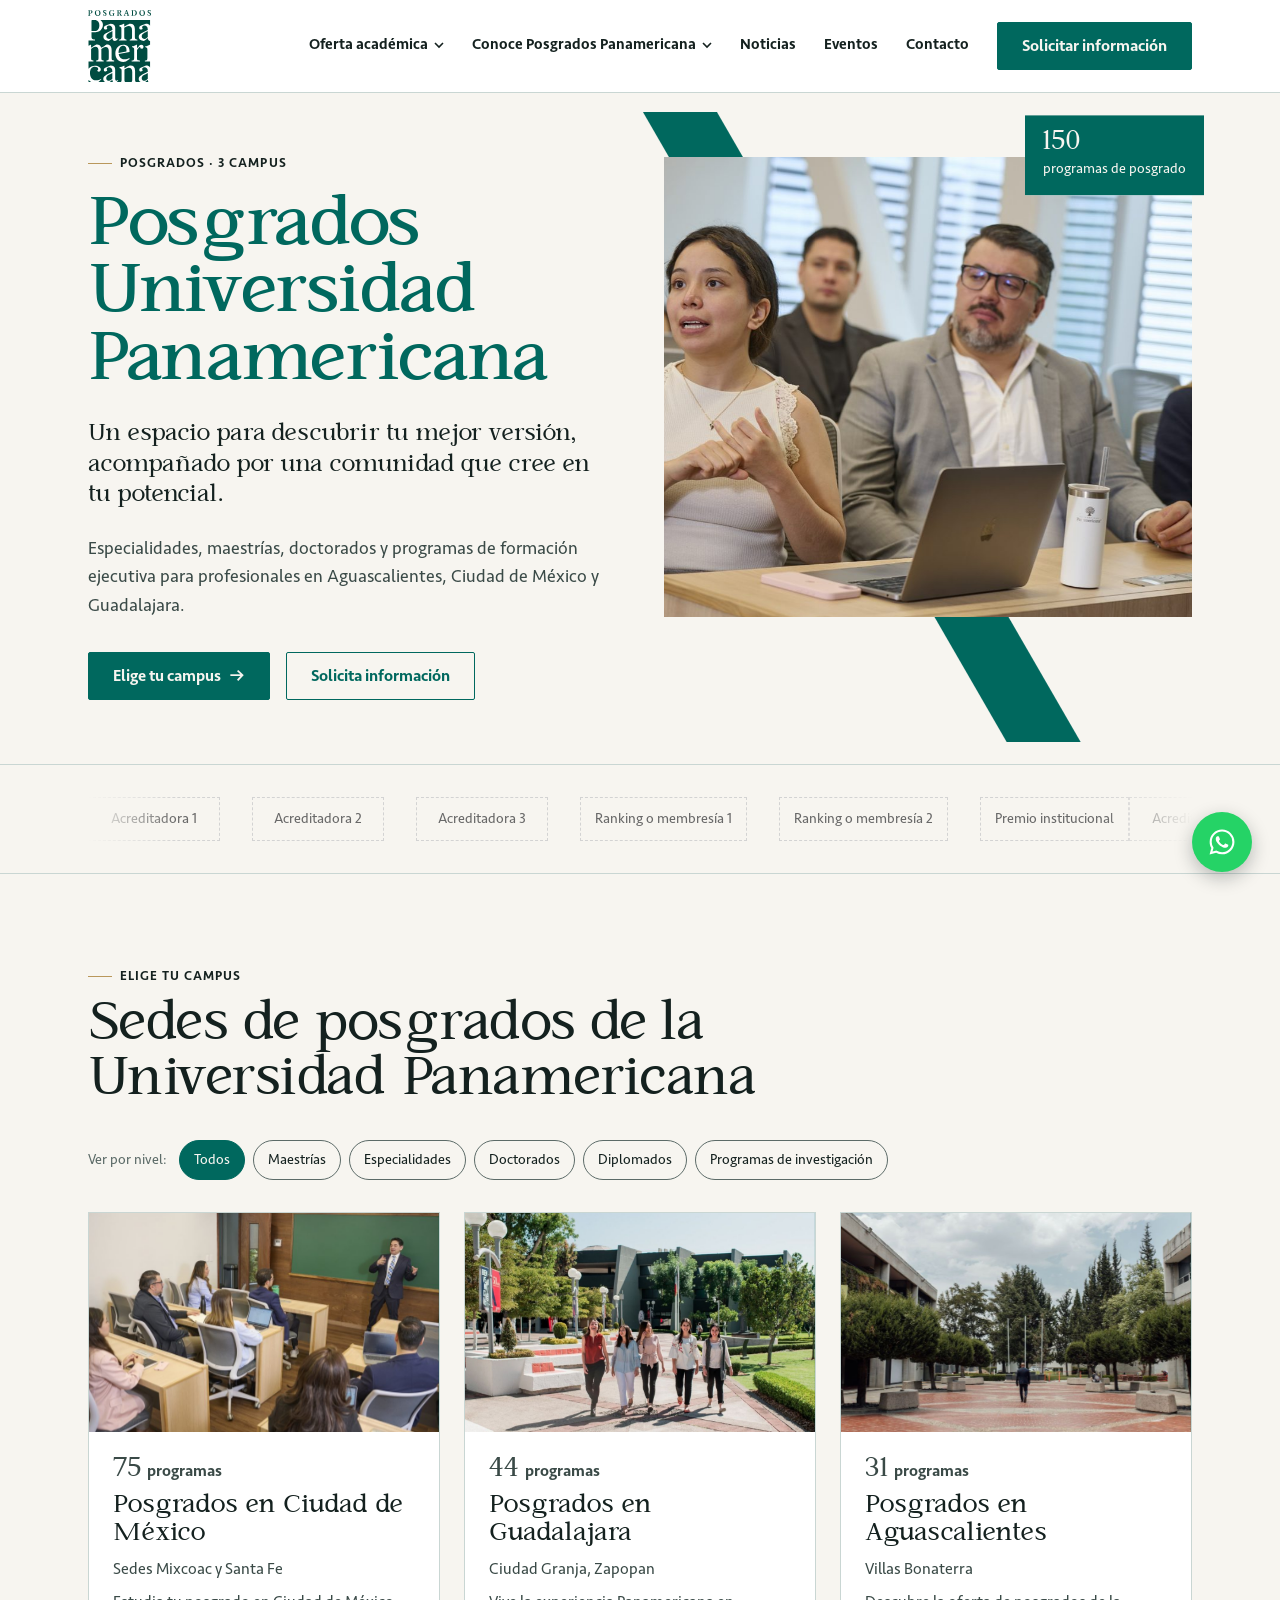
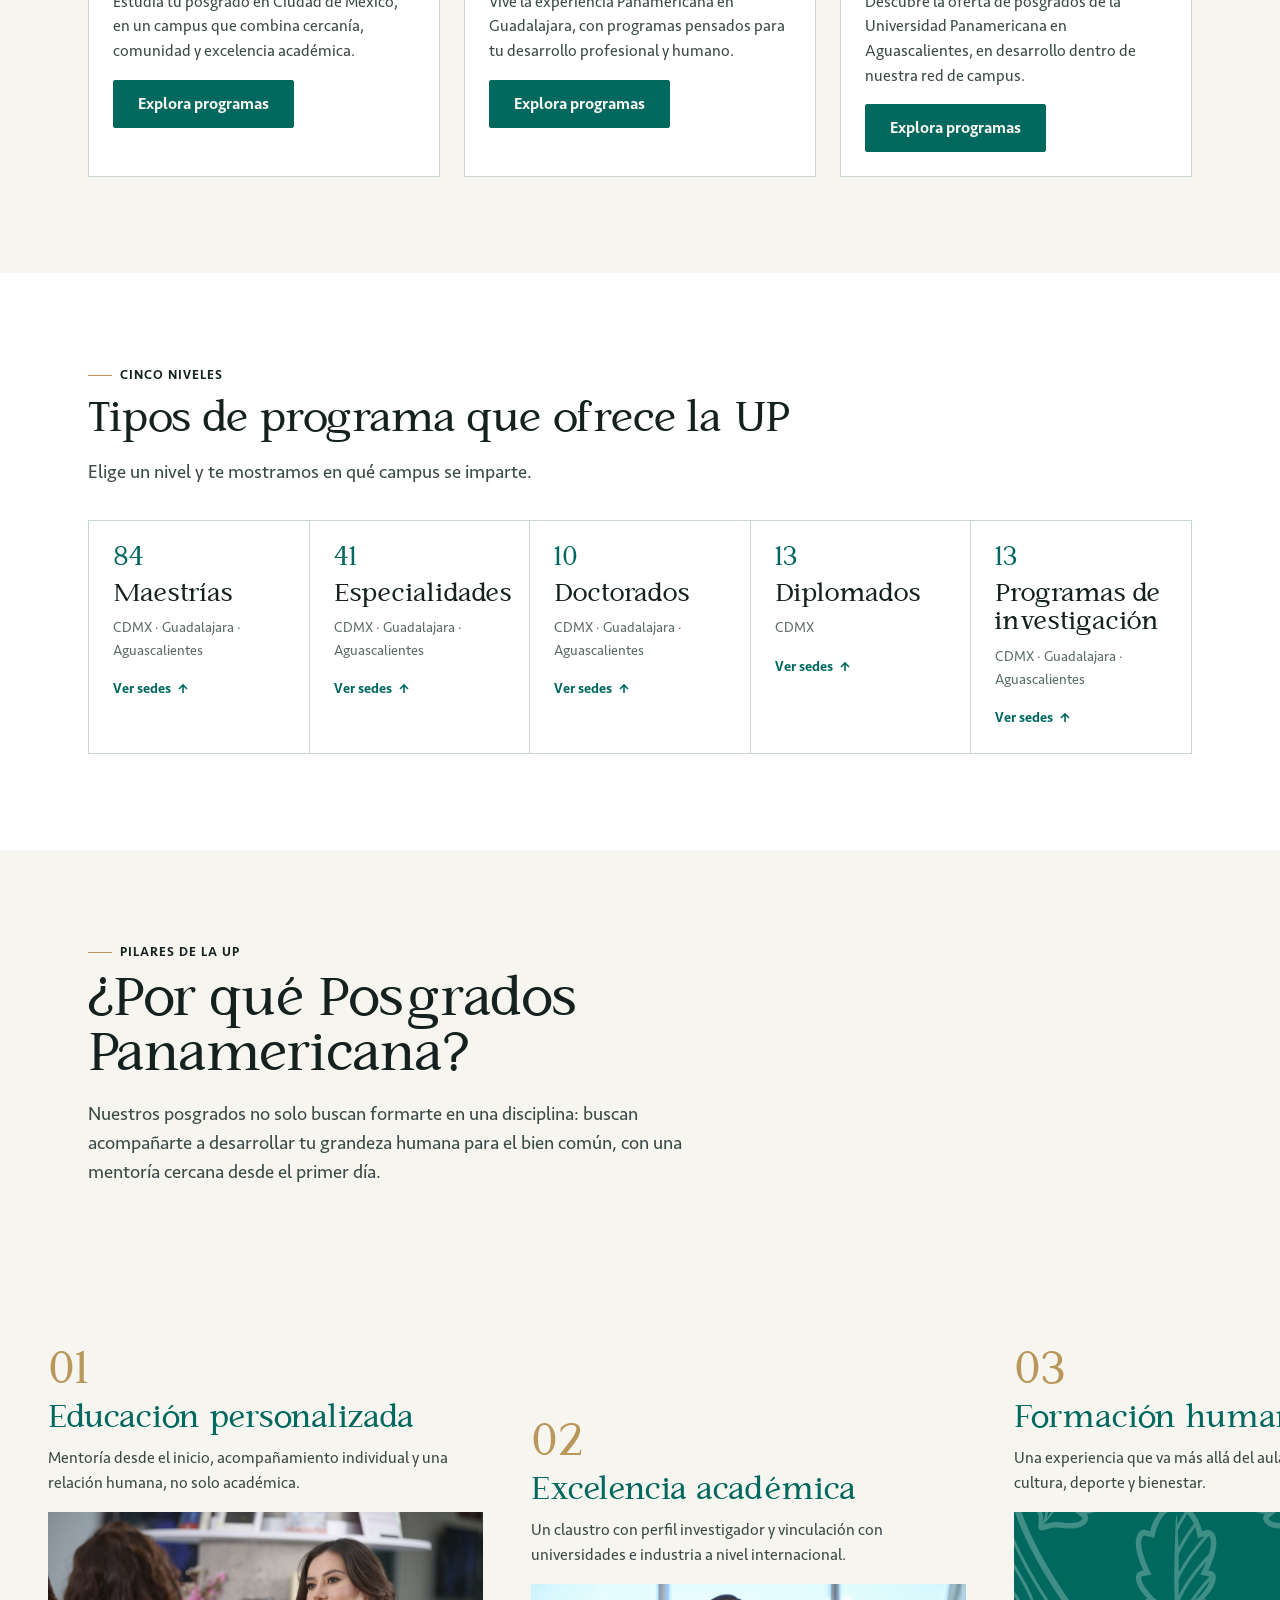
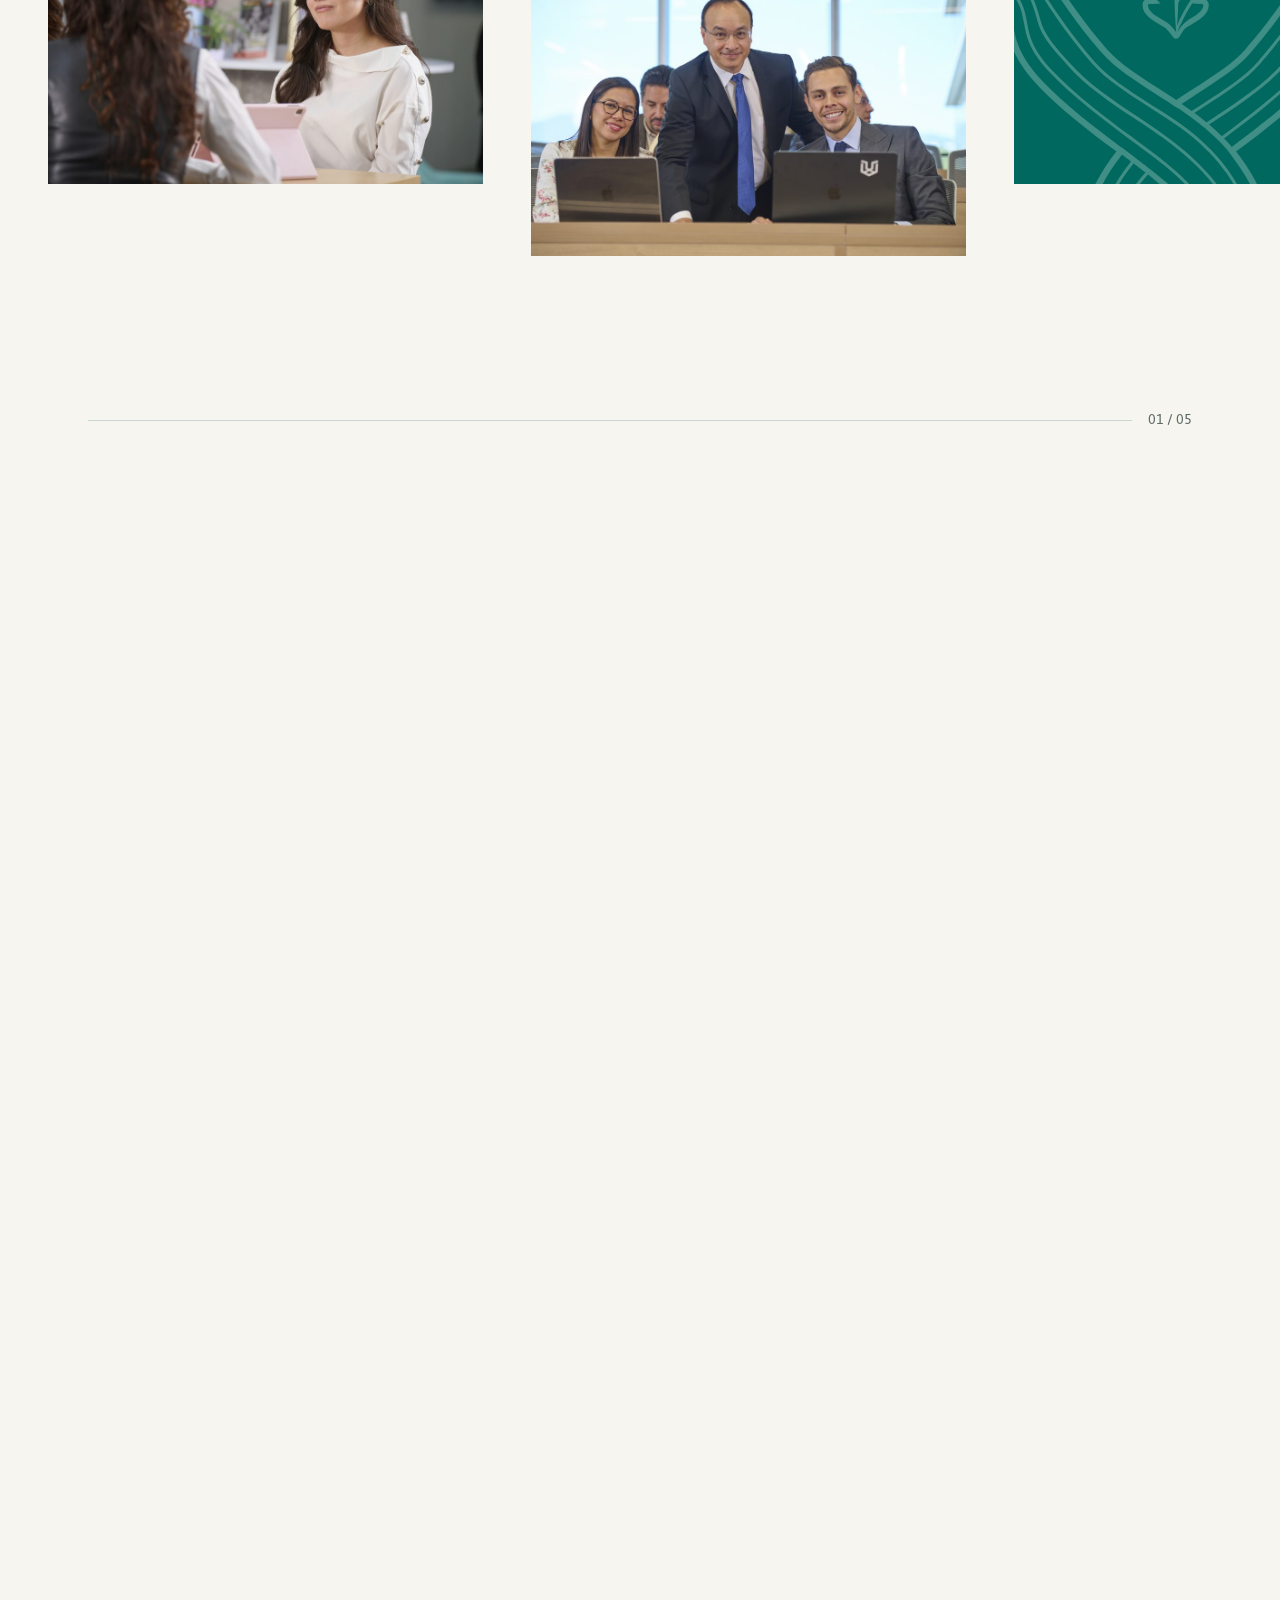
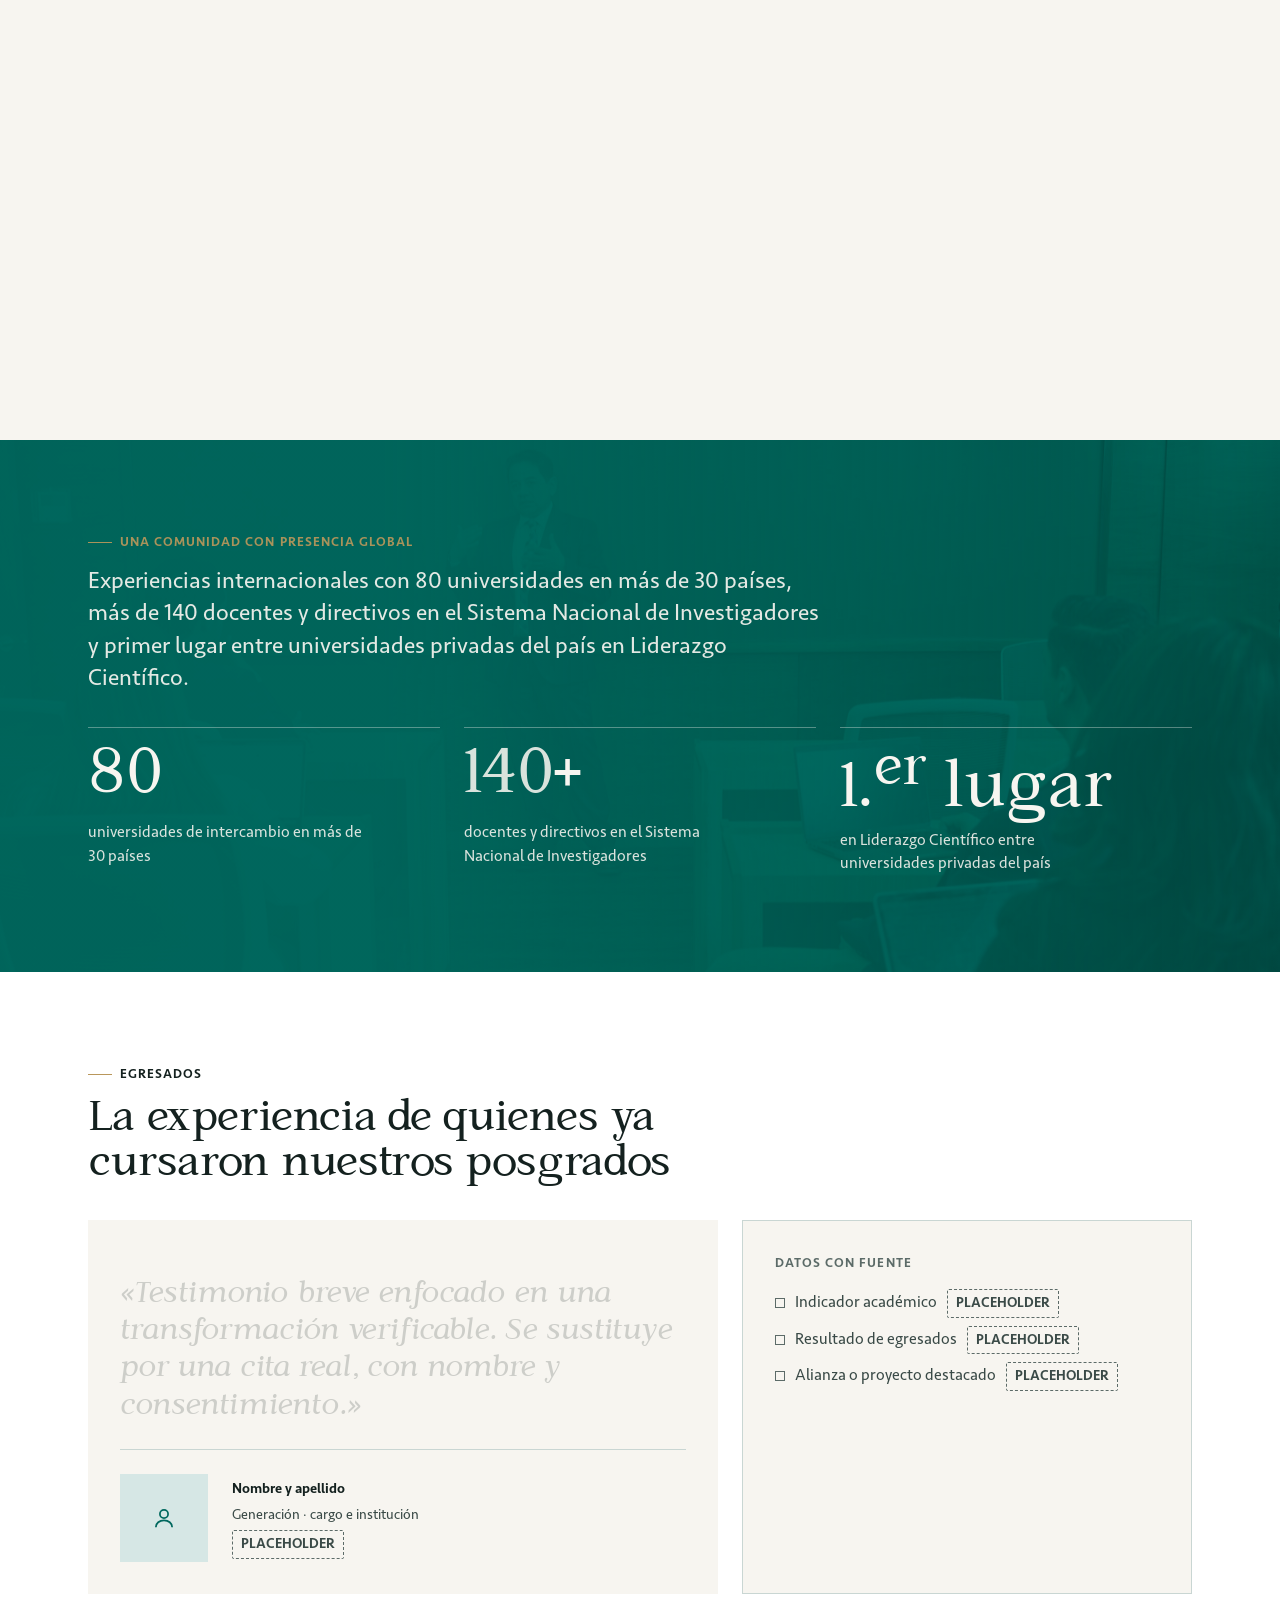
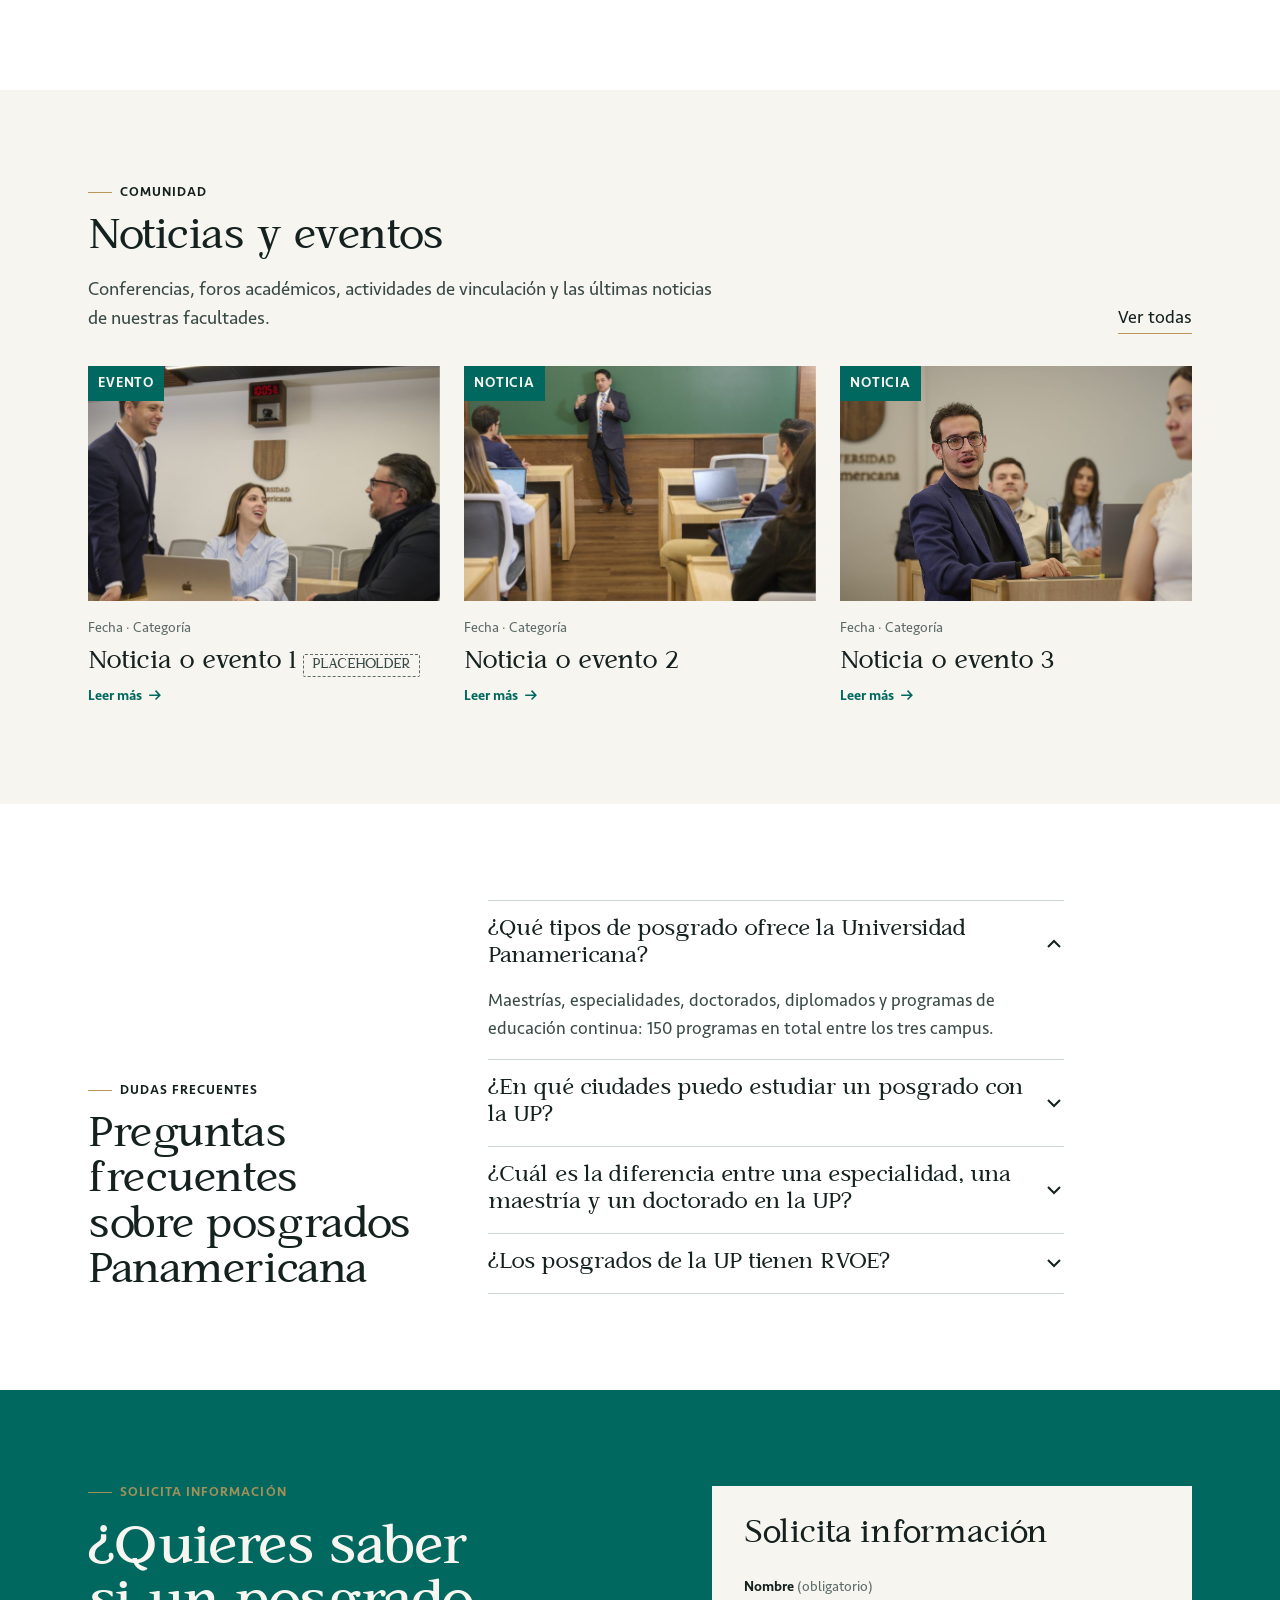
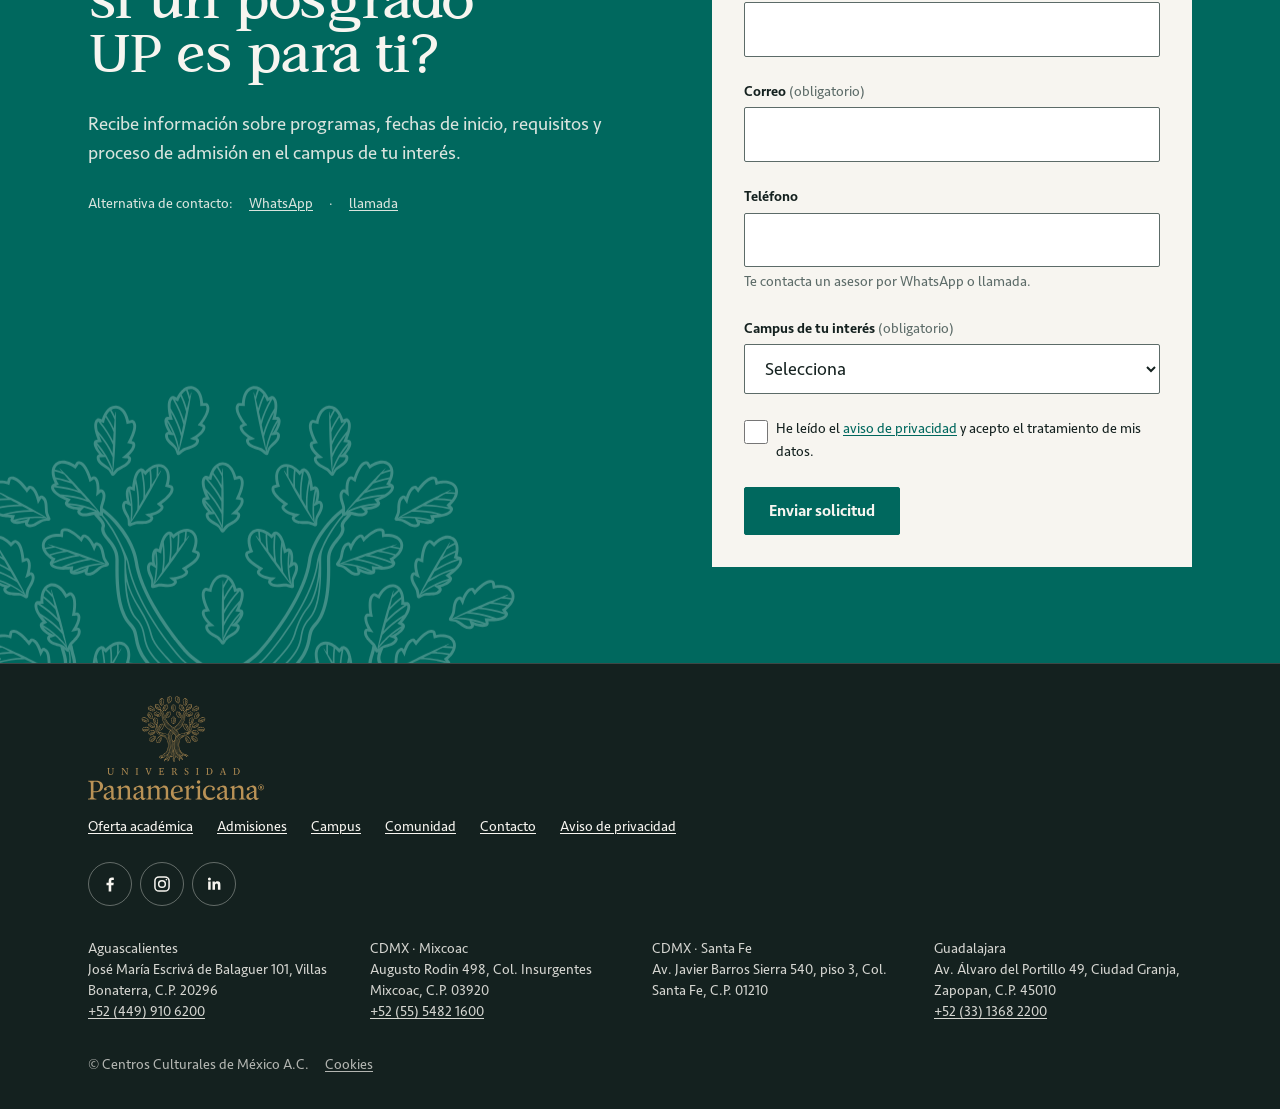
<file: design-system/inicio-b.html>
<!DOCTYPE html>
<html lang="es-MX">
<head>
<meta charset="utf-8">
<meta name="viewport" content="width=device-width, initial-scale=1">
<title>Posgrados Universidad Panamericana · Maestrías, especialidades y doctorados en CDMX, Guadalajara y Aguascalientes</title>
<meta name="description" content="150 programas de posgrado de la Universidad Panamericana en Ciudad de México, Guadalajara y Aguascalientes: maestrías, especialidades, doctorados, diplomados y educación continua.">
<meta name="robots" content="noindex, nofollow">
<link rel="stylesheet" href="ds.css?v=6">
<link rel="stylesheet" href="camino.css?v=6">
<link rel="stylesheet" href="campus.css?v=35">
</head>
<body class="cp-pagina cp-home">
<a class="oculto-visual" href="#contenido">Saltar al contenido</a>
<!--
  Home · Propuesta B «Campus primero» (2026-09-24)
  Estructura, orden y copy de trabajo: wireframe de Figma «UP - Wireframes (Home)».
  Piel: sistema UP (DESIGN · TOKENS · COMPONENTS). La Propuesta A «El camino» (inicio.html) no se modifica.
  Cabecera: la del wireframe (decisión de Jazmín Córdova, 2026-09-25). Pie: el aprobado por el cliente (UX-SPEC §2; conflicto C2 abierto).
-->

<!-- Cabecera según el wireframe de Figma (2026-09-25, a pedido de Jazmín Córdova):
     logo · Oferta académica ▾ · Conoce Posgrados Panamericana ▾ · Noticias · Eventos · Contacto · Solicitar información.
     Sin barra institucional. El contenido de los desplegables no está en el Figma: sale de la lista de páginas
     del cliente y del inventario oficial (pendiente B29). -->
<header class="cp-cab" id="cab">
  <div class="contenedor cp-cab__barra">
    <a class="cp-cab__logo" href="#" aria-label="Posgrados Panamericana — Inicio"><img src="img/logo-posgrados.svg" width="290" height="330" alt=""></a>
    <nav class="cp-nav" aria-label="Principal">
      <ul class="cp-nav__lista">
        <li class="cp-nav__item">
          <button class="cp-nav__boton" type="button" aria-expanded="false" aria-controls="d-oferta">Oferta académica<svg viewBox="0 0 10 10" aria-hidden="true"><path d="M1 3l4 4 4-4" fill="none" stroke="currentColor" stroke-width="1.6"/></svg></button>
          <div class="cp-desp" id="d-oferta" hidden><div class="contenedor cp-desp__rejilla">
          <div class="cp-desp__col">
            <p class="cp-desp__titulo">Por nivel</p>
            <ul>
              <li><a href="#"><span>Maestrías</span><b>84</b></a></li>
              <li><a href="#"><span>Especialidades</span><b>41</b></a></li>
              <li><a href="#"><span>Doctorados</span><b>10</b></a></li>
              <li><a href="#"><span>Diplomados</span><b>13</b></a></li>
              <li><a href="#"><span>Educación continua</span><b>1</b></a></li>
              <li><a href="https://www.up.edu.mx/investigacion/ecosistema-de-innovacion/posgrados/"><span>Programas de investigación</span><b>13</b></a></li>
            </ul>
          </div>
          <div class="cp-desp__col">
            <p class="cp-desp__titulo">Por campus</p>
            <ul>
              <li><a href="sede-cdmx.html"><span>Ciudad de México</span><b>75</b></a></li>
              <li><a href="#sedes" data-cierra-desp><span>Guadalajara</span><b>44</b></a></li>
              <li><a href="#sedes" data-cierra-desp><span>Aguascalientes</span><b>31</b></a></li>
            </ul>
          </div>
          <div class="cp-desp__col cp-desp__col--marca">
            <div class="banda" aria-hidden="true"></div>
            <p class="cp-desp__cifra"><b>150</b> programas de posgrado en 3 campus</p>
            <a class="cp-desp__todo" href="#">Ver todos los programas <span aria-hidden="true">→</span></a>
          </div>
          </div></div>
        </li>
        <li class="cp-nav__item">
          <button class="cp-nav__boton" type="button" aria-expanded="false" aria-controls="d-conoce">Conoce Posgrados Panamericana<svg viewBox="0 0 10 10" aria-hidden="true"><path d="M1 3l4 4 4-4" fill="none" stroke="currentColor" stroke-width="1.6"/></svg></button>
          <div class="cp-desp" id="d-conoce" hidden><div class="contenedor cp-desp__rejilla">
          <div class="cp-desp__col">
            <p class="cp-desp__titulo">Posgrados Panamericana</p>
            <ul>
              <li><a href="nosotros.html"><span>Nosotros</span></a></li>
              <li><a href="#sedes" data-cierra-desp><span>Sedes</span></a></li>
              <li><a href="#"><span>Admisiones</span></a></li>
              <li><a href="#"><span>Becas, financiamiento y convenios</span></a></li>
            </ul>
          </div>
          <div class="cp-desp__col">
            <p class="cp-desp__titulo">En esta página</p>
            <ul>
              <li><a href="#por-que" data-cierra-desp><span>¿Por qué Posgrados Panamericana?</span></a></li>
              <li><a href="#testimonios" data-cierra-desp><span>Experiencia de egresados</span></a></li>
              <li><a href="#preguntas" data-cierra-desp><span>Preguntas frecuentes</span></a></li>
            </ul>
          </div>
          <div class="cp-desp__col cp-desp__col--marca">
            <div class="banda" aria-hidden="true"></div>
            <p class="cp-desp__cifra">Un espacio para descubrir tu mejor versión.</p>
            <a class="cp-desp__todo" href="#solicitud" data-ir-form>Solicita información <span aria-hidden="true">→</span></a>
          </div>
          </div></div>
        </li>
        <li class="cp-nav__item"><a class="cp-nav__enlace" href="noticias.html">Noticias</a></li>
        <li class="cp-nav__item"><a class="cp-nav__enlace" href="eventos.html">Eventos</a></li>
        <li class="cp-nav__item"><a class="cp-nav__enlace" href="#">Contacto</a></li>
      </ul>
    </nav>
    <a class="boton boton--primario cp-cab__cta" href="#solicitud" data-ir-form>Solicitar información</a>
    <span class="cp-progreso" id="progreso" aria-hidden="true"></span>
    <button class="cab__menu cp-cab__menu" id="abrir-menu" type="button" aria-expanded="false" aria-controls="capa-menu"><span class="hamb" aria-hidden="true"><i></i><i></i><i></i></span>Menú</button>
  </div>
</header>
<div class="cp-velo" id="velo" hidden></div>

<!-- Menú móvil: la misma estructura del Figma, con acordeones -->
<div class="capa cp-capa" id="capa-menu" role="dialog" aria-modal="true" aria-label="Menú" hidden>
  <div class="banda banda--atenuada banda--traza" aria-hidden="true"></div>
  <div class="contenedor">
    <div class="capa__cabeza">
      <span class="marca-texto">Posgrados Panamericana</span>
      <button class="cab__menu" id="cerrar-menu" type="button">Cerrar</button>
    </div>
    <nav class="cp-capa__nav" aria-label="Principal (móvil)">
      <div class="cp-capa__item">
        <button class="cp-capa__boton" type="button" aria-expanded="false" aria-controls="m-oferta">Oferta académica<svg viewBox="0 0 10 10" aria-hidden="true"><path d="M1 3l4 4 4-4" fill="none" stroke="currentColor" stroke-width="1.6"/></svg></button>
        <div class="cp-capa__panel" id="m-oferta" hidden><div class="cp-desp__col">
            <p class="cp-desp__titulo">Por nivel</p>
            <ul>
              <li><a href="#"><span>Maestrías</span><b>84</b></a></li>
              <li><a href="#"><span>Especialidades</span><b>41</b></a></li>
              <li><a href="#"><span>Doctorados</span><b>10</b></a></li>
              <li><a href="#"><span>Diplomados</span><b>13</b></a></li>
              <li><a href="#"><span>Educación continua</span><b>1</b></a></li>
              <li><a href="https://www.up.edu.mx/investigacion/ecosistema-de-innovacion/posgrados/"><span>Programas de investigación</span><b>13</b></a></li>
            </ul>
          </div>
          <div class="cp-desp__col">
            <p class="cp-desp__titulo">Por campus</p>
            <ul>
              <li><a href="sede-cdmx.html"><span>Ciudad de México</span><b>75</b></a></li>
              <li><a href="#sedes" data-cierra-desp><span>Guadalajara</span><b>44</b></a></li>
              <li><a href="#sedes" data-cierra-desp><span>Aguascalientes</span><b>31</b></a></li>
            </ul>
          </div>
          <div class="cp-desp__col cp-desp__col--marca">
            <div class="banda" aria-hidden="true"></div>
            <p class="cp-desp__cifra"><b>150</b> programas de posgrado en 3 campus</p>
            <a class="cp-desp__todo" href="#">Ver todos los programas <span aria-hidden="true">→</span></a>
          </div></div>
      </div>
      <div class="cp-capa__item">
        <button class="cp-capa__boton" type="button" aria-expanded="false" aria-controls="m-conoce">Conoce Posgrados Panamericana<svg viewBox="0 0 10 10" aria-hidden="true"><path d="M1 3l4 4 4-4" fill="none" stroke="currentColor" stroke-width="1.6"/></svg></button>
        <div class="cp-capa__panel" id="m-conoce" hidden><div class="cp-desp__col">
            <p class="cp-desp__titulo">Posgrados Panamericana</p>
            <ul>
              <li><a href="nosotros.html"><span>Nosotros</span></a></li>
              <li><a href="#sedes" data-cierra-desp><span>Sedes</span></a></li>
              <li><a href="#"><span>Admisiones</span></a></li>
              <li><a href="#"><span>Becas, financiamiento y convenios</span></a></li>
            </ul>
          </div>
          <div class="cp-desp__col">
            <p class="cp-desp__titulo">En esta página</p>
            <ul>
              <li><a href="#por-que" data-cierra-desp><span>¿Por qué Posgrados Panamericana?</span></a></li>
              <li><a href="#testimonios" data-cierra-desp><span>Experiencia de egresados</span></a></li>
              <li><a href="#preguntas" data-cierra-desp><span>Preguntas frecuentes</span></a></li>
            </ul>
          </div>
          <div class="cp-desp__col cp-desp__col--marca">
            <div class="banda" aria-hidden="true"></div>
            <p class="cp-desp__cifra">Un espacio para descubrir tu mejor versión.</p>
            <a class="cp-desp__todo" href="#solicitud" data-ir-form>Solicita información <span aria-hidden="true">→</span></a>
          </div></div>
      </div>
      <div class="cp-capa__item"><a class="cp-capa__enlace" href="noticias.html">Noticias</a></div>
      <div class="cp-capa__item"><a class="cp-capa__enlace" href="eventos.html">Eventos</a></div>
      <div class="cp-capa__item"><a class="cp-capa__enlace" href="#">Contacto</a></div>
    </nav>
    <a class="boton boton--primario cp-capa__cta" href="#solicitud" data-ir-form>Solicitar información</a>
  </div>
</div>

<main id="contenido">

  <!-- 01 · Hero -->
  <section class="cp-hero" id="inicio" aria-labelledby="h1">
    <div class="contenedor">
      <div class="cp-hero__texto">
        <p class="cap-etiqueta">Posgrados · 3 campus</p>
        <h1 id="h1" data-lineas><span class="linea"><span>Posgrados</span></span> <span class="linea"><span>Universidad</span></span> <span class="linea"><span>Panamericana</span></span></h1>
        <p class="cp-hero__promesa">Un espacio para descubrir tu mejor versión, acompañado por una comunidad que cree en tu potencial.</p>
        <p class="cp-hero__aeo">Especialidades, maestrías, doctorados y programas de formación ejecutiva para profesionales en Aguascalientes, Ciudad de México y Guadalajara.</p>
        <div class="cp-hero__acciones">
          <a class="boton boton--primario" href="#sedes" data-ir-sedes>Elige tu campus <span aria-hidden="true">→</span></a>
          <a class="boton boton--secundario" href="#solicitud" data-ir-form>Solicita información</a>
        </div>
      </div>
      <div class="cp-hero__escena">
        <div class="cp-hero__tahali" data-parallax="-0.08" aria-hidden="true"></div>
        <figure class="cp-hero__foto" style="--foco: 60% 35%">
          <img src="img/escena-01.jpg" width="1440" height="960" alt="Estudiantes de posgrado en clase en el campus Mixcoac" fetchpriority="high" data-parallax="0.12">
        </figure>
        <p class="cp-hero__cifra" data-parallax="-0.08"><b data-cuenta="150">150</b>programas de posgrado</p>
      </div>
    </div>
  </section>

  <!-- 02 · Reconocimiento social -->
  <section class="cp-confianza" aria-label="Reconocimientos">
    <div class="contenedor">
      <div class="cp-cinta">
        <ul class="cp-cinta__pista">
          <li>Acreditadora 1</li><li>Acreditadora 2</li><li>Acreditadora 3</li><li>Ranking o membresía 1</li><li>Ranking o membresía 2</li><li>Premio institucional</li>
        </ul>
        <ul class="cp-cinta__pista" aria-hidden="true">
          <li>Acreditadora 1</li><li>Acreditadora 2</li><li>Acreditadora 3</li><li>Ranking o membresía 1</li><li>Ranking o membresía 2</li><li>Premio institucional</li>
        </ul>
      </div>
    </div>
  </section>

  <!-- 03 · Sedes -->
  <section class="cp-seccion cp-seccion--papel" id="sedes" aria-labelledby="h-sedes">
    <div class="contenedor">
      <div class="cp-cabeza">
        <div>
          <p class="cap-etiqueta">Elige tu campus</p>
          <h2 class="cp-h2 cp-mascara" id="h-sedes">Sedes de posgrados de la Universidad Panamericana</h2>
        </div>
        <div class="cp-filtro" role="group" aria-label="Filtrar campus por tipo de programa">
          <span class="cp-filtro__etiqueta">Ver por nivel:</span>
          <button type="button" aria-pressed="true" data-nivel="">Todos</button>
          <button type="button" aria-pressed="false" data-nivel="maestrias">Maestrías</button>
          <button type="button" aria-pressed="false" data-nivel="especialidades">Especialidades</button>
          <button type="button" aria-pressed="false" data-nivel="doctorados">Doctorados</button>
          <button type="button" aria-pressed="false" data-nivel="diplomados">Diplomados</button>
          <button type="button" aria-pressed="false" data-nivel="investigacion">Programas de investigación</button>
        </div>
      </div>
      <p class="oculto-visual" aria-live="polite" id="sedes-estado"></p>
      <ul class="cp-sedes" id="lista-sedes">
        <li class="cp-sede cp-revela" style="--k:0" data-campus="cdmx" data-todos="75" data-maestrias="37" data-especialidades="18" data-doctorados="6" data-diplomados="13" data-continua="1" data-investigacion="7">
          <div class="cp-sede__foto"><img src="img/mosaico-02.jpg" width="960" height="640" alt="Salón de posgrados del campus Mixcoac durante una clase" loading="lazy" data-parallax="0.08"></div>
          <div class="cp-sede__cuerpo">
            <p class="cp-sede__cuenta"><b data-n>75</b><span data-etq>programas</span></p>
            <h3>Posgrados en Ciudad de México</h3>
            <p class="cp-sede__sedes">Sedes Mixcoac y Santa Fe</p>
            <p>Estudia tu posgrado en Ciudad de México, en un campus que combina cercanía, comunidad y excelencia académica.</p>
            <p class="cp-sede__aviso">Este campus no ofrece programas de este nivel.</p>
            <a class="boton boton--primario" href="sede-cdmx.html">Explora programas</a>
          </div>
        </li>
        <li class="cp-sede cp-revela" style="--k:1" data-campus="gdl" data-todos="44" data-maestrias="26" data-especialidades="14" data-doctorados="3" data-diplomados="0" data-continua="0" data-investigacion="3">
          <div class="cp-sede__foto"><img src="img/sede-guadalajara.jpg" width="1280" height="854" alt="Estudiantes caminan por los jardines del campus Guadalajara de la Universidad Panamericana" loading="lazy" data-parallax="0.08" style="object-position: 50% 62%"></div>
          <div class="cp-sede__cuerpo">
            <p class="cp-sede__cuenta"><b data-n>44</b><span data-etq>programas</span></p>
            <h3>Posgrados en Guadalajara</h3>
            <p class="cp-sede__sedes">Ciudad Granja, Zapopan</p>
            <p>Vive la experiencia Panamericana en Guadalajara, con programas pensados para tu desarrollo profesional y humano.</p>
            <p class="cp-sede__aviso">Este campus no ofrece programas de este nivel.</p>
            <a class="boton boton--primario" href="#">Explora programas</a>
          </div>
        </li>
        <li class="cp-sede cp-revela" style="--k:2" data-campus="ags" data-todos="31" data-maestrias="21" data-especialidades="9" data-doctorados="1" data-diplomados="0" data-continua="0" data-investigacion="3">
          <div class="cp-sede__foto"><img src="img/sede-aguascalientes.jpg" width="1024" height="683" alt="Patio central del campus Aguascalientes de la Universidad Panamericana" loading="lazy" data-parallax="0.08" style="object-position: 50% 55%"></div>
          <div class="cp-sede__cuerpo">
            <p class="cp-sede__cuenta"><b data-n>31</b><span data-etq>programas</span></p>
            <h3>Posgrados en Aguascalientes</h3>
            <p class="cp-sede__sedes">Villas Bonaterra</p>
            <p>Descubre la oferta de posgrados de la Universidad Panamericana en Aguascalientes, en desarrollo dentro de nuestra red de campus.</p>
            <p class="cp-sede__aviso">Este campus no ofrece programas de este nivel.</p>
            <a class="boton boton--primario" href="#">Explora programas</a>
          </div>
        </li>
      </ul>
    </div>
  </section>

  <!-- 04 · Tipos de programa -->
  <section class="cp-seccion cp-seccion--elevada" id="niveles" aria-labelledby="h-niveles">
    <div class="contenedor">
      <div class="cp-cabeza">
        <div>
          <p class="cap-etiqueta">Cinco niveles</p>
          <h2 class="cp-h2 cp-mascara" id="h-niveles">Tipos de programa que ofrece la UP</h2>
          <p class="cp-apoyo">Elige un nivel y te mostramos en qué campus se imparte.</p>
        </div>
      </div>
      <ul class="cp-niveles">
        <li class="cp-nivel cp-revela" style="--k:0"><button type="button" data-ver-nivel="maestrias"><span class="cp-nivel__n">84</span><span class="cp-nivel__nombre">Maestrías</span><span class="cp-nivel__campus">CDMX · Guadalajara · Aguascalientes</span><span class="cp-nivel__ir">Ver sedes <svg viewBox="0 0 12 12" aria-hidden="true"><path d="M6 10V2M2 6l4-4 4 4" fill="none" stroke="currentColor" stroke-width="1.6"/></svg></span></button></li>
        <li class="cp-nivel cp-revela" style="--k:1"><button type="button" data-ver-nivel="especialidades"><span class="cp-nivel__n">41</span><span class="cp-nivel__nombre">Especialidades</span><span class="cp-nivel__campus">CDMX · Guadalajara · Aguascalientes</span><span class="cp-nivel__ir">Ver sedes <svg viewBox="0 0 12 12" aria-hidden="true"><path d="M6 10V2M2 6l4-4 4 4" fill="none" stroke="currentColor" stroke-width="1.6"/></svg></span></button></li>
        <li class="cp-nivel cp-revela" style="--k:2"><button type="button" data-ver-nivel="doctorados"><span class="cp-nivel__n">10</span><span class="cp-nivel__nombre">Doctorados</span><span class="cp-nivel__campus">CDMX · Guadalajara · Aguascalientes</span><span class="cp-nivel__ir">Ver sedes <svg viewBox="0 0 12 12" aria-hidden="true"><path d="M6 10V2M2 6l4-4 4 4" fill="none" stroke="currentColor" stroke-width="1.6"/></svg></span></button></li>
        <li class="cp-nivel cp-revela" style="--k:3"><button type="button" data-ver-nivel="diplomados"><span class="cp-nivel__n">13</span><span class="cp-nivel__nombre">Diplomados</span><span class="cp-nivel__campus">CDMX</span><span class="cp-nivel__ir">Ver sedes <svg viewBox="0 0 12 12" aria-hidden="true"><path d="M6 10V2M2 6l4-4 4 4" fill="none" stroke="currentColor" stroke-width="1.6"/></svg></span></button></li>
        <li class="cp-nivel cp-revela" style="--k:4"><button type="button" data-ver-nivel="investigacion"><span class="cp-nivel__n">13</span><span class="cp-nivel__nombre">Programas de investigación</span><span class="cp-nivel__campus">CDMX · Guadalajara · Aguascalientes</span><span class="cp-nivel__ir">Ver sedes <svg viewBox="0 0 12 12" aria-hidden="true"><path d="M6 10V2M2 6l4-4 4 4" fill="none" stroke="currentColor" stroke-width="1.6"/></svg></span></button></li>
      </ul>
    </div>
  </section>

  <!-- 05 · ¿Por qué Posgrados Panamericana? -->
  <section class="cp-seccion cp-seccion--papel cp-porque" id="por-que" aria-labelledby="h-porque">
    <div class="contenedor">
      <div class="cp-cabeza">
        <div>
          <p class="cap-etiqueta">Pilares de la UP</p>
          <h2 class="cp-h2 cp-mascara" id="h-porque">¿Por qué Posgrados Panamericana?</h2>
          <p class="cp-apoyo">Nuestros posgrados no solo buscan formarte en una disciplina: buscan acompañarte a desarrollar tu grandeza humana para el bien común, con una mentoría cercana desde el primer día.</p>
        </div>
      </div>
    </div>
    <div class="cp-recorrido" id="recorrido">
      <div class="cp-recorrido__fijo">
        <div class="cp-recorrido__marco">
          <ol class="cp-pilares" id="pilares">
          <li class="cp-pilar"><span class="cp-pilar__n" aria-hidden="true">01</span><h3>Educación personalizada</h3><p>Mentoría desde el inicio, acompañamiento individual y una relación humana, no solo académica.</p><figure class="cp-pilar__foto"><img src="img/mosaico-05.jpg" width="960" height="640" alt="Conversación entre estudiantes de posgrado" loading="lazy"></figure></li>
          <li class="cp-pilar"><span class="cp-pilar__n" aria-hidden="true">02</span><h3>Excelencia académica</h3><p>Un claustro con perfil investigador y vinculación con universidades e industria a nivel internacional.</p><figure class="cp-pilar__foto"><img src="img/mosaico-04.jpg" width="960" height="640" alt="Profesor de posgrado durante una sesión con su grupo" loading="lazy"></figure></li>
          <li class="cp-pilar"><span class="cp-pilar__n" aria-hidden="true">03</span><h3>Formación humana</h3><p>Una experiencia que va más allá del aula, con espacios de arte, cultura, deporte y bienestar.</p><div class="cp-pilar__plasta" aria-hidden="true"><div class="textura-roble textura-roble--acercamiento" data-parallax="0.06" aria-hidden="true"></div></div></li>
          <li class="cp-pilar"><span class="cp-pilar__n" aria-hidden="true">04</span><h3>Compromiso social</h3><p>Programas y espacios donde tu formación se traduce en servicio real a la comunidad.</p><div class="cp-pilar__plasta" aria-hidden="true"><div class="textura-roble textura-roble--acercamiento" data-parallax="0.06" aria-hidden="true"></div></div></li>
          <li class="cp-pilar"><span class="cp-pilar__n" aria-hidden="true">05</span><h3>Investigación y difusión</h3><p>Una universidad reconocida por su liderazgo científico entre instituciones privadas del país.</p><figure class="cp-pilar__foto"><img src="img/mosaico-03.jpg" width="960" height="640" alt="Reunión académica en el campus Mixcoac" loading="lazy"></figure></li>
          </ol>
        </div>
        <div class="contenedor cp-recorrido__pie" aria-hidden="true"><span class="cp-recorrido__barra"><i id="recorrido-barra"></i></span><span id="recorrido-pos">01 / 05</span></div>
      </div>
    </div>

    <div class="cp-cifras" id="cifras">
      <div class="cp-cifras__fondo" aria-hidden="true"><img src="img/escena-03.jpg" width="1440" height="960" alt="" loading="lazy" data-parallax="0.2"></div>
      <div class="contenedor">
        <div class="cp-cifras__intro cp-revela">
          <p class="cap-etiqueta">Una comunidad con presencia global</p>
          <p>Experiencias internacionales con 80 universidades en más de 30 países, más de 140 docentes y directivos en el Sistema Nacional de Investigadores y primer lugar entre universidades privadas del país en Liderazgo Científico.</p>
        </div>
        <ul>
          <li class="cp-revela" style="--k:0"><b data-cuenta="80">80</b><span>universidades de intercambio en más de 30 países</span></li>
          <li class="cp-revela" style="--k:1"><b><span data-cuenta="140">140</span>+</b><span>docentes y directivos en el Sistema Nacional de Investigadores</span></li>
          <li class="cp-revela" style="--k:2"><b>1.<sup>er</sup> lugar</b><span>en Liderazgo Científico entre universidades privadas del país</span></li>
        </ul>
      </div>
    </div>
  </section>

  <!-- 05b · Testimonios -->
  <section class="cp-seccion cp-seccion--elevada" id="testimonios" aria-labelledby="h-testimonios">
    <div class="contenedor">
      <div class="cp-cabeza"><div><p class="cap-etiqueta">Egresados</p><h2 class="cp-h2 cp-mascara" id="h-testimonios">La experiencia de quienes ya cursaron nuestros posgrados</h2></div></div>
      <div class="cp-prueba">
        <figure class="cp-testimonio cp-revela">
          <blockquote data-ilumina>«Testimonio breve enfocado en una transformación verificable. Se sustituye por una cita real, con nombre y consentimiento.»</blockquote>
          <figcaption class="cp-testimonio__autor">
            <div class="cp-testimonio__foto" role="img" aria-label="Espacio para la fotografía del egresado"><svg width="28" height="28" viewBox="0 0 24 24" fill="none" stroke="currentColor" stroke-width="1.5" aria-hidden="true"><circle cx="12" cy="8.5" r="3.5"/><path d="M5 20c0-3.6 3.1-6 7-6s7 2.4 7 6"/></svg></div>
            <div class="cp-testimonio__datos"><b>Nombre y apellido</b><span>Generación · cargo e institución</span><span class="ds__tag ds__tag--placeholder">PLACEHOLDER</span></div>
          </figcaption>
        </figure>
        <div class="cp-datos cp-revela" style="--k:1">
          <h3>Datos con fuente</h3>
          <ul><li>Indicador académico <span class="ds__tag ds__tag--placeholder">PLACEHOLDER</span></li><li>Resultado de egresados <span class="ds__tag ds__tag--placeholder">PLACEHOLDER</span></li><li>Alianza o proyecto destacado <span class="ds__tag ds__tag--placeholder">PLACEHOLDER</span></li></ul>
        </div>
      </div>
    </div>
  </section>

  <!-- 06 · Noticias y eventos (HubSpot; se oculta si no hay publicaciones) -->
  <section class="cp-seccion cp-seccion--papel" id="noticias" aria-labelledby="h-noticias" data-hubspot-blog>
    <div class="contenedor">
      <div class="cp-cabeza">
        <div>
          <p class="cap-etiqueta">Comunidad</p>
          <h2 class="cp-h2 cp-mascara" id="h-noticias">Noticias y eventos</h2>
          <p class="cp-apoyo">Conferencias, foros académicos, actividades de vinculación y las últimas noticias de nuestras facultades.</p>
        </div>
        <a class="enlace-filete" href="noticias.html">Ver todas</a>
      </div>
      <ul class="cp-noticias">
        <li class="cp-noticia cp-revela" style="--k:0"><a href="#"><div class="cp-noticia__img"><img src="img/mosaico-06.jpg" width="960" height="640" alt="" loading="lazy" data-parallax="0.06"><span class="cp-noticia__tipo">Evento</span></div><p class="cp-noticia__meta">Fecha · Categoría</p><h3>Noticia o evento 1 <span class="ds__tag ds__tag--placeholder">PLACEHOLDER</span></h3><span class="cp-noticia__leer">Leer más <span aria-hidden="true">→</span></span></a></li>
        <li class="cp-noticia cp-revela" style="--k:1"><a href="#"><div class="cp-noticia__img"><img src="img/mosaico-01.jpg" width="960" height="640" alt="" loading="lazy" data-parallax="0.06"><span class="cp-noticia__tipo">Noticia</span></div><p class="cp-noticia__meta">Fecha · Categoría</p><h3>Noticia o evento 2</h3><span class="cp-noticia__leer">Leer más <span aria-hidden="true">→</span></span></a></li>
        <li class="cp-noticia cp-revela" style="--k:2"><a href="#"><div class="cp-noticia__img"><img src="img/escena-02.jpg" width="1440" height="960" alt="" loading="lazy" data-parallax="0.06"><span class="cp-noticia__tipo">Noticia</span></div><p class="cp-noticia__meta">Fecha · Categoría</p><h3>Noticia o evento 3</h3><span class="cp-noticia__leer">Leer más <span aria-hidden="true">→</span></span></a></li>
      </ul>
    </div>
  </section>

  <!-- 07 · Preguntas frecuentes -->
  <section class="cp-seccion cp-seccion--elevada" id="preguntas" aria-labelledby="h-preguntas">
    <div class="contenedor cp-faq">
      <div class="cp-cabeza" style="margin:0"><div><p class="cap-etiqueta">Dudas frecuentes</p><h2 class="cp-h2 cp-mascara" id="h-preguntas">Preguntas frecuentes sobre posgrados Panamericana</h2></div></div>
      <div class="acordeon">
        <div class="acordeon__item"><h3><button class="acordeon__boton" aria-expanded="true" aria-controls="faq-1"><span class="q">¿Qué tipos de posgrado ofrece la Universidad Panamericana?</span><svg viewBox="0 0 20 20" aria-hidden="true"><path d="M4 7l6 6 6-6" fill="none" stroke="currentColor" stroke-width="2"/></svg></button></h3><div class="acordeon__panel" id="faq-1"><div><p>Maestrías, especialidades, doctorados, diplomados y programas de educación continua: 150 programas en total entre los tres campus.</p></div></div></div>
        <div class="acordeon__item"><h3><button class="acordeon__boton" aria-expanded="false" aria-controls="faq-2"><span class="q">¿En qué ciudades puedo estudiar un posgrado con la UP?</span><svg viewBox="0 0 20 20" aria-hidden="true"><path d="M4 7l6 6 6-6" fill="none" stroke="currentColor" stroke-width="2"/></svg></button></h3><div class="acordeon__panel" id="faq-2" data-cerrado><div><p>En Ciudad de México, con sedes en Mixcoac y Santa Fe; en Guadalajara, en Ciudad Granja, Zapopan; y en Aguascalientes, en Villas Bonaterra.</p></div></div></div>
        <div class="acordeon__item"><h3><button class="acordeon__boton" aria-expanded="false" aria-controls="faq-3"><span class="q">¿Cuál es la diferencia entre una especialidad, una maestría y un doctorado en la UP?</span><svg viewBox="0 0 20 20" aria-hidden="true"><path d="M4 7l6 6 6-6" fill="none" stroke="currentColor" stroke-width="2"/></svg></button></h3><div class="acordeon__panel" id="faq-3" data-cerrado><div><p><span class="ds__tag ds__tag--placeholder">PENDIENTE</span> Respuesta a redactar con Admisiones.</p></div></div></div>
        <div class="acordeon__item"><h3><button class="acordeon__boton" aria-expanded="false" aria-controls="faq-4"><span class="q">¿Los posgrados de la UP tienen RVOE?</span><svg viewBox="0 0 20 20" aria-hidden="true"><path d="M4 7l6 6 6-6" fill="none" stroke="currentColor" stroke-width="2"/></svg></button></h3><div class="acordeon__panel" id="faq-4" data-cerrado><div><p><span class="ds__tag ds__tag--placeholder">PENDIENTE</span> Respuesta institucional genérica, sin inventar números de RVOE.</p></div></div></div>
      </div>
    </div>
  </section>

  <!-- 08 · CTA final -->
  <section class="cp-seccion cp-cta cp-cta--roble" id="solicitud" aria-labelledby="h-cta">
    <div class="textura-roble" data-parallax="0.12" aria-hidden="true"></div>
    <div class="contenedor">
      <div class="cp-cta__mensaje">
        <p class="cap-etiqueta" style="color:var(--contenido-acento-inverso)">Solicita información</p>
        <h2 id="h-cta" tabindex="-1">¿Quieres saber si un posgrado UP es para ti?</h2>
        <p>Recibe información sobre programas, fechas de inicio, requisitos y proceso de admisión en el campus de tu interés.</p>
        <p class="cp-cta__alt">Alternativa de contacto: <a href="#">WhatsApp</a> · <a href="#">llamada</a></p>
      </div>
      <form class="cp-form" onsubmit="return false" aria-labelledby="h-form">
        <h3 id="h-form">Solicita información</h3>
        <div class="campo"><label class="campo__etiqueta" for="b-nombre">Nombre <span>(obligatorio)</span></label><input class="campo__control" id="b-nombre" type="text" autocomplete="name" required></div>
        <div class="campo"><label class="campo__etiqueta" for="b-correo">Correo <span>(obligatorio)</span></label><input class="campo__control" id="b-correo" type="email" autocomplete="email" required></div>
        <div class="campo"><label class="campo__etiqueta" for="b-tel">Teléfono</label><input class="campo__control" id="b-tel" type="tel" autocomplete="tel"><p class="campo__ayuda">Te contacta un asesor por WhatsApp o llamada.</p></div>
        <div class="campo"><label class="campo__etiqueta" for="b-campus">Campus de tu interés <span>(obligatorio)</span></label><select class="campo__control" id="b-campus" required><option value="">Selecciona</option><option>Ciudad de México</option><option>Guadalajara</option><option>Aguascalientes</option></select></div>
        <div class="campo campo--casilla"><input type="checkbox" id="b-priv" required><label for="b-priv">He leído el <a href="#">aviso de privacidad</a> y acepto el tratamiento de mis datos.</label></div>
        <button class="boton boton--primario" type="submit">Enviar solicitud</button>
      </form>
    </div>
  </section>

</main>

<footer class="pie-camino" id="pie">
  <div class="contenedor">
    <div style="display:grid;gap:var(--espacio-base)">
      <a class="pie-logo" href="https://www.up.edu.mx/" aria-label="Universidad Panamericana"><img src="img/logo-up-roble.svg" width="515" height="305" alt="" loading="lazy"></a>
      <nav aria-label="Pie de página"><ul><li><a href="#">Oferta académica</a></li><li><a href="#">Admisiones</a></li><li><a href="#">Campus</a></li><li><a href="#">Comunidad</a></li><li><a href="#">Contacto</a></li><li><a href="#">Aviso de privacidad</a></li></ul></nav>
      <ul class="pie-redes" aria-label="Redes sociales">
        <li><a href="https://www.facebook.com/UPinstitucional/" target="_blank" rel="noopener" aria-label="Facebook de la Universidad Panamericana (se abre en otra pestaña)"><svg viewBox="0 0 24 24" aria-hidden="true"><path d="M13.5 21v-7.5h2.6l.4-3h-3V8.6c0-.9.3-1.5 1.5-1.5h1.6V4.4c-.3 0-1.2-.1-2.3-.1-2.3 0-3.9 1.4-3.9 4v2.2H7.8v3h2.6V21z" fill="currentColor"/></svg></a></li>
        <li><a href="https://www.instagram.com/upmexico/" target="_blank" rel="noopener" aria-label="Instagram de la Universidad Panamericana (se abre en otra pestaña)"><svg viewBox="0 0 24 24" aria-hidden="true" fill="none" stroke="currentColor" stroke-width="1.8"><rect x="3.5" y="3.5" width="17" height="17" rx="5"/><circle cx="12" cy="12" r="4"/><circle cx="17.3" cy="6.7" r="1" fill="currentColor" stroke="none"/></svg></a></li>
        <li><a href="https://www.linkedin.com/school/universidad-panamericana/" target="_blank" rel="noopener" aria-label="LinkedIn de la Universidad Panamericana (se abre en otra pestaña)"><svg viewBox="0 0 24 24" aria-hidden="true"><path d="M5 9h3v10H5zM6.5 4.3a1.8 1.8 0 110 3.6 1.8 1.8 0 010-3.6zM10.2 9h2.9v1.4h.1c.4-.8 1.4-1.6 2.9-1.6 3.1 0 3.6 2 3.6 4.6V19h-3v-4.9c0-1.2 0-2.7-1.6-2.7s-1.9 1.3-1.9 2.6v5h-3z" fill="currentColor"/></svg></a></li>
      </ul>
    </div>
    <div class="sedes">
      <address>Aguascalientes<br>José María Escrivá de Balaguer 101, Villas Bonaterra, C.P. 20296<br><a href="tel:+524499106200">+52 (449) 910 6200</a></address>
      <address>CDMX · Mixcoac<br>Augusto Rodin 498, Col. Insurgentes Mixcoac, C.P. 03920<br><a href="tel:+525554821600">+52 (55) 5482 1600</a></address>
      <address>CDMX · Santa Fe<br>Av. Javier Barros Sierra 540, piso 3, Col. Santa Fe, C.P. 01210</address>
      <address>Guadalajara<br>Av. Álvaro del Portillo 49, Ciudad Granja, Zapopan, C.P. 45010<br><a href="tel:+523313682200">+52 (33) 1368 2200</a></address>
    </div>
    <p class="legal"><span>© Centros Culturales de México A.C.</span><a href="#">Cookies</a></p>
  </div>
</footer>

<div class="cp-fija" id="cta-fija" aria-hidden="true">
  <a class="boton boton--secundario" href="#sedes" data-ir-sedes tabindex="-1">Elige tu campus</a>
  <a class="boton boton--primario" href="#solicitud" data-ir-form tabindex="-1">Solicitar información</a>
</div>

<script>
const reducido = matchMedia('(prefers-reduced-motion: reduce)').matches;
const suave = reducido ? 'auto' : 'smooth';

// Modo de captura (solo verificación)
if (location.search.includes('captura=1')) { const st = document.createElement('style'); st.textContent = '*{transition:none!important;animation:none!important}.cp-revela{opacity:1!important;transform:none!important}.cp-mascara{opacity:1!important;transform:none!important}.cp-hero__foto{clip-path:none!important}.cp-hero h1 .linea>span,.cp-hero__promesa,.cp-hero__aeo,.cp-hero__acciones{transform:none!important;opacity:1!important}.cp-hero__tahali::before{transform:skewX(30deg)!important}.cp-cinta__pista{animation:none!important}[data-ilumina] .pal{opacity:1!important}'; document.head.appendChild(st); window.sinConteo = true; }

// Hero: la banda se traza al cargar
const hero = document.getElementById('inicio');
requestAnimationFrame(() => requestAnimationFrame(() => { hero.classList.add('trazada'); hero.querySelectorAll('.banda--traza').forEach(b => b.classList.add('trazada')); }));

// Revelado escalonado y bandas que se trazan al entrar en vista
const io = new IntersectionObserver(es => es.forEach(e => { if (!e.isIntersecting) return; e.target.classList.add(e.target.matches('[data-traza-en-vista]') ? 'trazada' : 'cp-visto'); io.unobserve(e.target); }), { threshold: 0.2 });
document.querySelectorAll('.cp-revela, .cp-mascara, [data-traza-en-vista]').forEach(el => io.observe(el));
setTimeout(() => document.querySelectorAll('.cp-revela, .cp-mascara').forEach(el => { if (el.getBoundingClientRect().top < innerHeight) el.classList.add('cp-visto'); }), 1500);

// Cifras que cuentan
const ioCuenta = new IntersectionObserver(es => es.forEach(e => {
  if (!e.isIntersecting) return; ioCuenta.unobserve(e.target);
  const fin = +e.target.dataset.cuenta; if (reducido || window.sinConteo) return;
  const t0 = performance.now(), dur = 1000;
  const paso = t => { const p = Math.min(1, (t - t0) / dur); e.target.textContent = Math.round(fin * (1 - Math.pow(1 - p, 3))); if (p < 1) requestAnimationFrame(paso); };
  requestAnimationFrame(paso);
}), { threshold: 0.6 });
document.querySelectorAll('[data-cuenta]').forEach(el => ioCuenta.observe(el));

// Número que viaja de su valor actual al nuevo
function contarA(el, fin) {
  const ini = +el.textContent || 0; if (ini === fin) return;
  if (reducido) { el.textContent = fin; return; }
  el.classList.add('cp-cambia'); const t0 = performance.now(), dur = 500;
  const paso = t => { const p = Math.min(1, (t - t0) / dur); el.textContent = Math.round(ini + (fin - ini) * (1 - Math.pow(1 - p, 3))); if (p < 1) requestAnimationFrame(paso); else el.classList.remove('cp-cambia'); };
  requestAnimationFrame(paso);
}

// Sedes: filtro por nivel (sin URL nueva; campus-first)
const nombres = { '': 'programas', maestrias: 'maestrías', especialidades: 'especialidades', doctorados: 'doctorados', diplomados: 'diplomados', continua: 'de educación continua', investigacion: 'programas de investigación' };
const singular = { '': 'programa', maestrias: 'maestría', especialidades: 'especialidad', doctorados: 'doctorado', diplomados: 'diplomado', continua: 'de educación continua', investigacion: 'programa de investigación' };
const botonesFiltro = [...document.querySelectorAll('.cp-filtro button')];
const sedes = [...document.querySelectorAll('.cp-sede')];
const estado = document.getElementById('sedes-estado');
function filtrar(nivel) {
  botonesFiltro.forEach(b => b.setAttribute('aria-pressed', String(b.dataset.nivel === nivel)));
  document.getElementById('lista-sedes').classList.toggle('cp-sedes--filtrando', !!nivel);
  const resumen = [];
  sedes.forEach(s => {
    const n = +s.dataset[nivel || 'todos'];
    const num = s.querySelector('[data-n]'); contarA(num, n);
    s.querySelector('[data-etq]').textContent = n === 1 ? singular[nivel] : nombres[nivel];
    s.classList.toggle('cp-sede--vacia', n === 0);
    resumen.push(`${s.querySelector('h3').textContent}: ${n}`);
  });
  estado.textContent = nivel ? `Mostrando ${nombres[nivel]}. ${resumen.join('; ')}.` : 'Mostrando todos los programas.';
}
botonesFiltro.forEach(b => b.addEventListener('click', () => filtrar(b.dataset.nivel)));
document.querySelectorAll('[data-ver-nivel]').forEach(b => b.addEventListener('click', () => {
  filtrar(b.dataset.verNivel);
  document.getElementById('sedes').scrollIntoView({ behavior: suave, block: 'start' });
  setTimeout(() => botonesFiltro.find(x => x.dataset.nivel === b.dataset.verNivel)?.focus({ preventScroll: true }), reducido ? 0 : 500);
}));

// Anclas con desplazamiento suave y foco
function ir(id, foco) { cerrarMenu(); document.getElementById(id).scrollIntoView({ behavior: suave, block: 'start' }); if (foco) setTimeout(() => document.getElementById(foco).focus({ preventScroll: true }), reducido ? 0 : 500); }
document.querySelectorAll('[data-ir-sedes]').forEach(a => a.addEventListener('click', e => { e.preventDefault(); ir('sedes'); }));
document.querySelectorAll('[data-ir-form]').forEach(a => a.addEventListener('click', e => { e.preventDefault(); ir('solicitud', 'h-cta'); }));

// Acordeón
document.querySelectorAll('.acordeon__boton').forEach(b => b.addEventListener('click', () => { const ab = b.getAttribute('aria-expanded') === 'true'; b.setAttribute('aria-expanded', String(!ab)); document.getElementById(b.getAttribute('aria-controls')).toggleAttribute('data-cerrado', ab); }));

// Cabecera plegable
const cab = document.getElementById('cab');
addEventListener('scroll', () => cab.classList.toggle('cp-cab--plegada', scrollY > 80), { passive: true });

// CTA persistente en móvil: aparece tras el hero y se retira cuando el formulario está en vista
const fija = document.getElementById('cta-fija');
const formulario = document.getElementById('solicitud');
function actualizarFija() {
  const ver = hero.getBoundingClientRect().bottom < 0 && formulario.getBoundingClientRect().top > innerHeight * 0.85;
  fija.classList.toggle('cp-fija--visible', ver); fija.setAttribute('aria-hidden', String(!ver)); fija.querySelectorAll('a').forEach(a => a.tabIndex = ver ? 0 : -1);
}
addEventListener('scroll', actualizarFija, { passive: true }); addEventListener('resize', actualizarFija); actualizarFija();

// Movimiento ligado al desplazamiento: parallax, progreso, recorrido horizontal y cita que se ilumina
const enCaptura = location.search.includes('captura=1');
const progreso = document.getElementById('progreso');
const capasParallax = [...document.querySelectorAll('[data-parallax]')];
const recorrido = document.getElementById('recorrido'), pilares = document.getElementById('pilares');
const barraRec = document.getElementById('recorrido-barra'), posRec = document.getElementById('recorrido-pos');
const nPilares = pilares.children.length;
const cita = document.querySelector('[data-ilumina]');
cita.innerHTML = cita.textContent.trim().split(/\s+/).map(p => `<span class="pal">${p}</span>`).join(' ');
const palabras = [...cita.querySelectorAll('.pal')];
const fijarRecorrido = () => matchMedia('(min-width: 1100px)').matches && !reducido && !enCaptura;
function medirRecorrido() {
  if (!fijarRecorrido()) { recorrido.style.removeProperty('--alto-recorrido'); pilares.style.removeProperty('--tx'); return; }
  const extra = Math.max(0, pilares.scrollWidth - innerWidth);
  recorrido.style.setProperty('--alto-recorrido', `${extra + innerHeight}px`);
}
let pendienteMov = false;
function mover() {
  pendienteMov = false;
  const vh = innerHeight, max = document.documentElement.scrollHeight - vh;
  progreso.style.setProperty('--p', max > 0 ? (scrollY / max).toFixed(4) : 0);
  if (reducido || enCaptura) { palabras.forEach(w => w.classList.add('on')); return; }
  capasParallax.forEach(el => {
    const marco = el.tagName === 'IMG' ? el.parentElement : el;
    const r = marco.getBoundingClientRect(); if (r.bottom < -100 || r.top > vh + 100) return;
    const d = (r.top + r.height / 2 - vh / 2);
    let y = -d * (+el.dataset.parallax);
    if (el.tagName === 'IMG') { const lim = r.height * 0.11; y = Math.max(-lim, Math.min(lim, y)); }
    el.style.setProperty('--py', `${y.toFixed(1)}px`);
  });
  if (fijarRecorrido()) {
    const r = recorrido.getBoundingClientRect(), recorridoTotal = r.height - (vh - cab.offsetHeight);
    const p = Math.max(0, Math.min(1, -(r.top - cab.offsetHeight) / Math.max(1, recorridoTotal)));
    const extra = Math.max(0, pilares.scrollWidth - innerWidth);
    pilares.style.setProperty('--tx', `${(-p * extra).toFixed(1)}px`);
    barraRec.style.setProperty('--rp', p.toFixed(4));
    posRec.textContent = `0${Math.min(nPilares, 1 + Math.floor(p * nPilares * 0.999))} / 0${nPilares}`;
  }
  const rc = cita.getBoundingClientRect();
  const pc = Math.max(0, Math.min(1, (vh * 0.85 - rc.top) / (vh * 0.85 - vh * 0.3 + rc.height * 0.5)));
  const encendidas = Math.round(pc * palabras.length);
  palabras.forEach((w, k) => w.classList.toggle('on', k < encendidas));
}
const pedirMov = () => { if (!pendienteMov) { pendienteMov = true; requestAnimationFrame(mover); } };
addEventListener('scroll', pedirMov, { passive: true });
addEventListener('resize', () => { medirRecorrido(); pedirMov(); });
addEventListener('load', () => { medirRecorrido(); mover(); });
medirRecorrido(); mover();
// Solo verificación: ?y=<px> fija el desplazamiento al cargar (para capturas sin interacción)
const yPrueba = new URLSearchParams(location.search).get('y');
if (yPrueba !== null) addEventListener('load', () => { document.documentElement.style.scrollBehavior = 'auto'; scrollTo(0, +yPrueba); document.querySelectorAll('.cp-revela,.cp-mascara').forEach(e => e.classList.add('cp-visto')); hero.classList.add('trazada'); cab.classList.toggle('cp-cab--plegada', scrollY > 80); mover(); });

// Desplegables de escritorio (patrón disclosure: clic, teclado y cursor)
const botonesNav = [...document.querySelectorAll('.cp-nav__boton')];
const velo = document.getElementById('velo');
const hayCursor = matchMedia('(hover: hover) and (pointer: fine)');
let temporizador = null;
function cerrarDesp(devolverFoco) {
  botonesNav.forEach(b => { if (b.getAttribute('aria-expanded') === 'true') { b.setAttribute('aria-expanded', 'false'); document.getElementById(b.getAttribute('aria-controls')).hidden = true; if (devolverFoco) b.focus(); } });
  velo.hidden = true; cab.classList.remove('cp-cab--abierta');
}
function abrirDesp(b) {
  if (b.getAttribute('aria-expanded') === 'true') return;
  cerrarDesp(false);
  b.setAttribute('aria-expanded', 'true'); document.getElementById(b.getAttribute('aria-controls')).hidden = false;
  velo.hidden = false; cab.classList.add('cp-cab--abierta');
}
botonesNav.forEach(b => {
  const item = b.closest('.cp-nav__item');
  b.addEventListener('click', () => b.getAttribute('aria-expanded') === 'true' ? cerrarDesp(false) : abrirDesp(b));
  item.addEventListener('mouseenter', () => { if (!hayCursor.matches) return; clearTimeout(temporizador); temporizador = setTimeout(() => abrirDesp(b), 120); });
  item.addEventListener('mouseleave', () => { if (!hayCursor.matches) return; clearTimeout(temporizador); temporizador = setTimeout(() => cerrarDesp(false), 200); });
  item.addEventListener('focusout', e => { if (!item.contains(e.relatedTarget)) { const d = document.getElementById(b.getAttribute('aria-controls')); if (!d.hidden) cerrarDesp(false); } });
});
document.addEventListener('keydown', e => { if (e.key === 'Escape' && !velo.hidden) cerrarDesp(true); });
velo.addEventListener('click', () => cerrarDesp(false));
document.querySelectorAll('.cp-nav__enlace').forEach(a => a.addEventListener('mouseenter', () => { if (hayCursor.matches) cerrarDesp(false); }));

// Menú móvil en capa (foco atrapado, Esc) con acordeones
const capa = document.getElementById('capa-menu'), abrir = document.getElementById('abrir-menu'), cerrar = document.getElementById('cerrar-menu');
let ultimoFoco = null;
function abrirMenu() { ultimoFoco = document.activeElement; capa.hidden = false; abrir.setAttribute('aria-expanded', 'true'); document.body.style.overflow = 'hidden'; requestAnimationFrame(() => capa.querySelector('.banda').classList.add('trazada')); cerrar.focus(); document.addEventListener('keydown', teclaMenu); }
function cerrarMenu() { cerrarDesp(false); if (capa.hidden) return; capa.hidden = true; capa.querySelector('.banda').classList.remove('trazada'); abrir.setAttribute('aria-expanded', 'false'); document.body.style.overflow = ''; document.removeEventListener('keydown', teclaMenu); ((ultimoFoco && ultimoFoco !== document.body) ? ultimoFoco : abrir).focus(); }
function teclaMenu(e) { if (e.key === 'Escape') return cerrarMenu(); if (e.key !== 'Tab') return; const f = [...capa.querySelectorAll('a, button')].filter(x => x.offsetParent), p = f[0], u = f[f.length - 1]; if (e.shiftKey && document.activeElement === p) { e.preventDefault(); u.focus(); } else if (!e.shiftKey && document.activeElement === u) { e.preventDefault(); p.focus(); } }
abrir.addEventListener('click', abrirMenu); cerrar.addEventListener('click', cerrarMenu);
document.querySelectorAll('.cp-capa__boton').forEach(b => b.addEventListener('click', () => { const ab = b.getAttribute('aria-expanded') === 'true'; b.setAttribute('aria-expanded', String(!ab)); document.getElementById(b.getAttribute('aria-controls')).hidden = ab; }));
document.querySelectorAll('[data-cierra-desp]').forEach(a => a.addEventListener('click', e => { const id = a.getAttribute('href').slice(1); if (!id) return; e.preventDefault(); ir(id); }));
</script>
<!-- BnO Review: solo se activa con ?review=true&token=… -->
<a class="cp-wa" href="#" data-origen="whatsapp-flotante" aria-label="Escríbenos por WhatsApp" title="Escríbenos por WhatsApp"><svg width="30" height="30" viewBox="0 0 24 24" fill="currentColor" aria-hidden="true"><path d="M12.04 2C6.58 2 2.13 6.45 2.13 11.91c0 1.75.46 3.45 1.32 4.95L2.05 22l5.25-1.38a9.87 9.87 0 0 0 4.74 1.21h.01c5.46 0 9.91-4.45 9.91-9.91 0-2.65-1.03-5.14-2.9-7.01A9.82 9.82 0 0 0 12.04 2zm0 1.67c2.2 0 4.26.86 5.82 2.42a8.2 8.2 0 0 1 2.41 5.83c0 4.54-3.7 8.23-8.24 8.23a8.2 8.2 0 0 1-4.19-1.15l-.3-.18-3.12.82.83-3.04-.2-.31a8.2 8.2 0 0 1-1.26-4.38c.01-4.54 3.7-8.24 8.25-8.24zM8.53 7.33c-.16 0-.43.06-.66.31-.22.25-.87.85-.87 2.07 0 1.22.89 2.4 1.01 2.56.12.17 1.75 2.67 4.23 3.74.59.26 1.05.41 1.41.52.59.19 1.13.16 1.56.1.48-.07 1.47-.6 1.67-1.18.21-.58.21-1.07.15-1.18-.07-.1-.23-.16-.48-.29-.25-.12-1.47-.72-1.69-.81-.23-.08-.39-.12-.56.13-.16.25-.64.81-.78.97-.15.17-.29.19-.54.06-.25-.12-1.05-.39-2-1.23-.74-.66-1.24-1.47-1.38-1.72-.15-.25-.02-.38.11-.51.11-.11.25-.29.37-.43.13-.15.17-.25.25-.42.08-.16.04-.31-.02-.43-.06-.13-.56-1.35-.77-1.84-.2-.49-.4-.42-.56-.43-.14-.01-.31-.01-.47-.01z"/></svg></a>
<button class="cp-arriba" type="button" aria-label="Volver al inicio de la página" title="Volver arriba"><svg width="20" height="20" viewBox="0 0 20 20" aria-hidden="true"><path d="M10 16V4M4.5 9.5L10 4l5.5 5.5" fill="none" stroke="currentColor" stroke-width="1.8"/></svg></button>
<script>
// Volver arriba: aparece tras recorrer una pantalla y lleva al inicio; el foco pasa al contenido principal
(() => {
  const b = document.querySelector('.cp-arriba'); if (!b) return;
  const rm = matchMedia('(prefers-reduced-motion: reduce)').matches;
  addEventListener('scroll', () => b.classList.toggle('cp-arriba--visible', scrollY > innerHeight), { passive: true });
  b.addEventListener('click', () => { scrollTo({ top: 0, behavior: rm ? 'auto' : 'smooth' }); const m = document.querySelector('main'); if (m) { m.setAttribute('tabindex', '-1'); m.focus({ preventScroll: true }); } });
})();
</script>
<script type="module" src="../assets/review/review.js"></script>
</body>
</html>
</file>
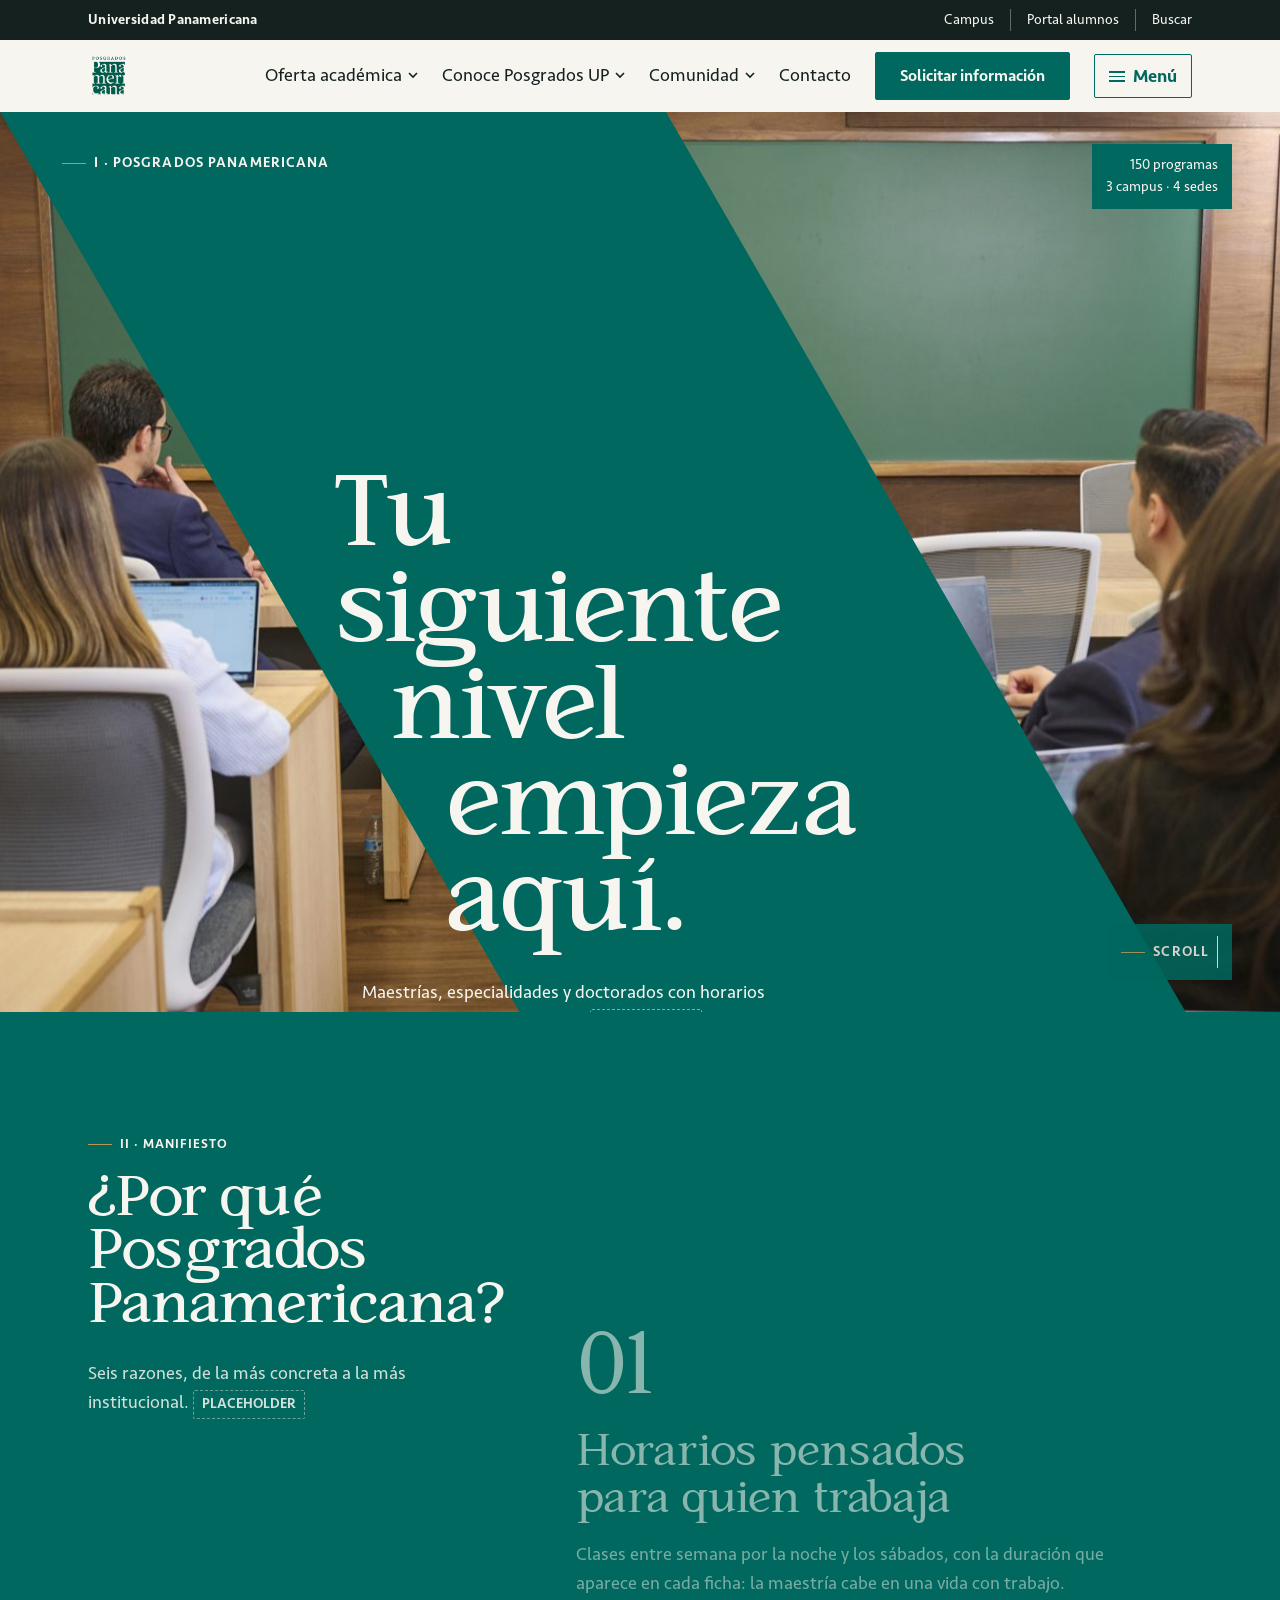
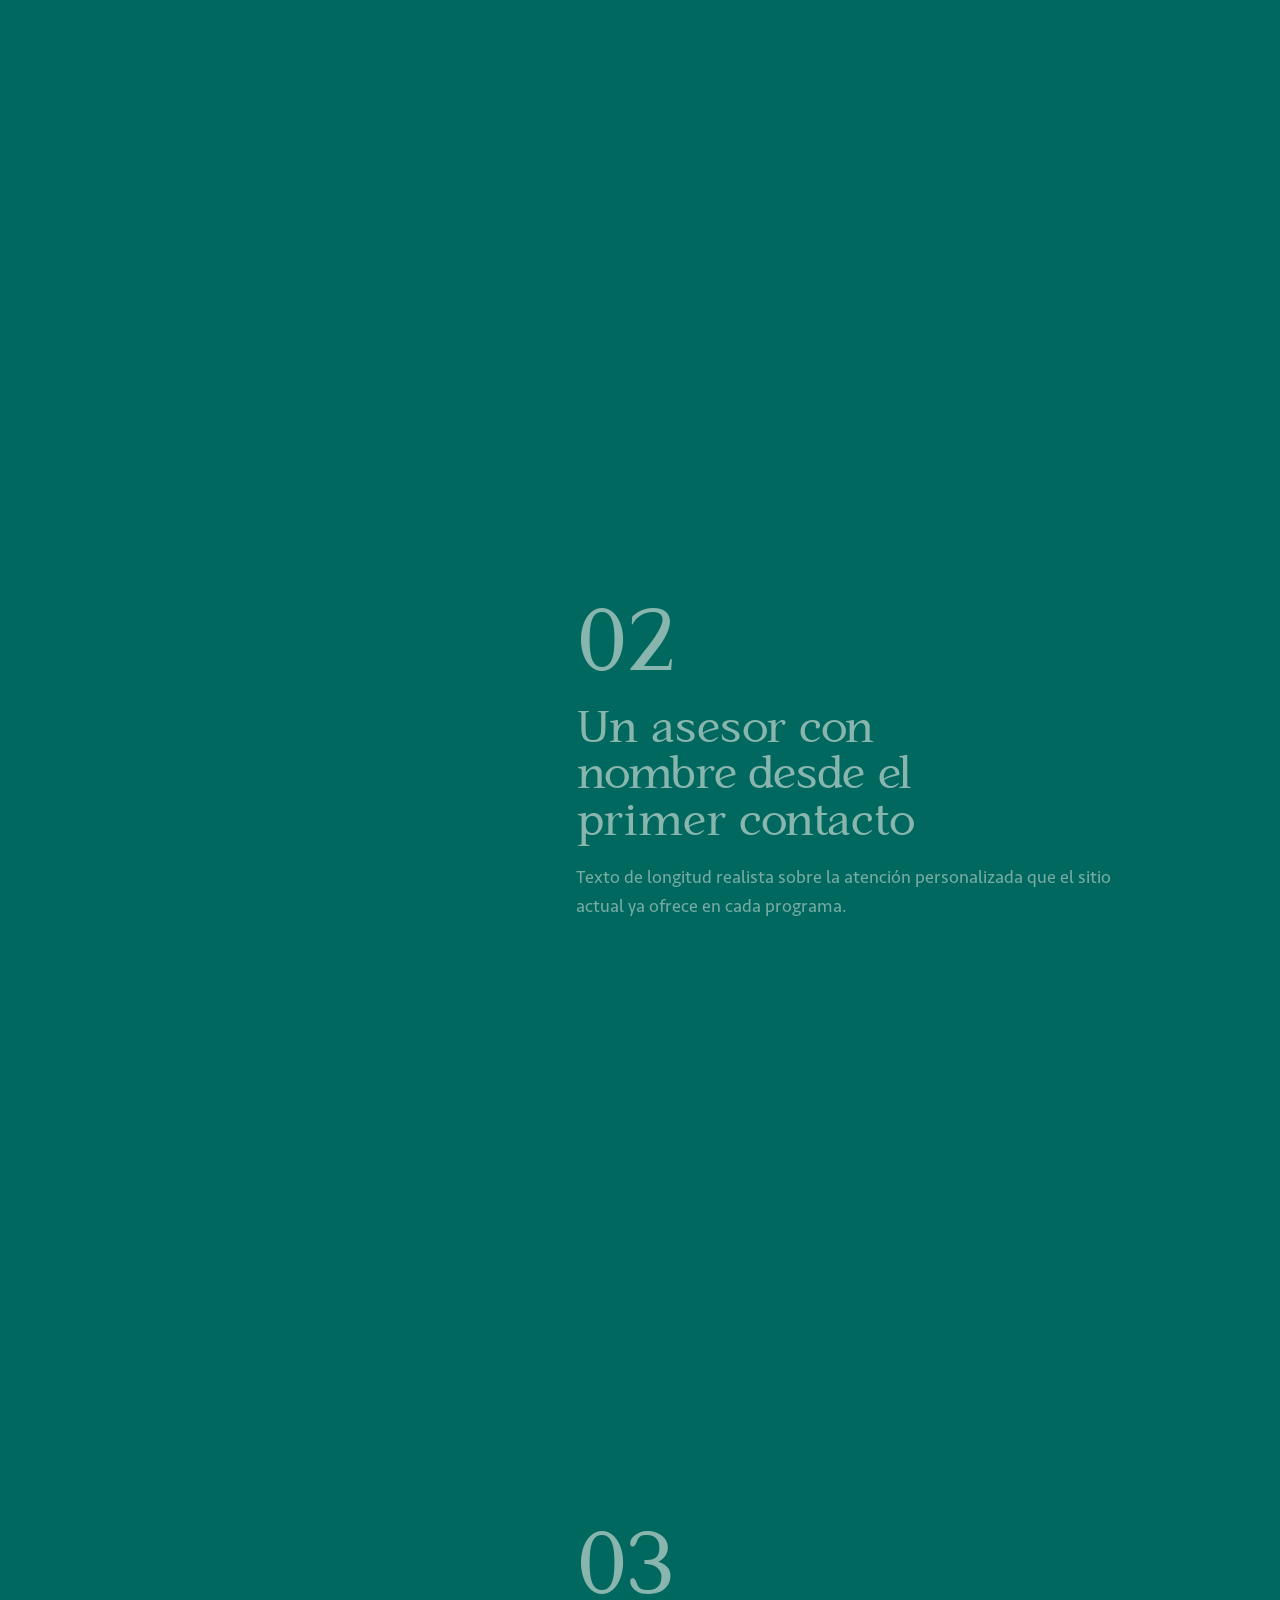
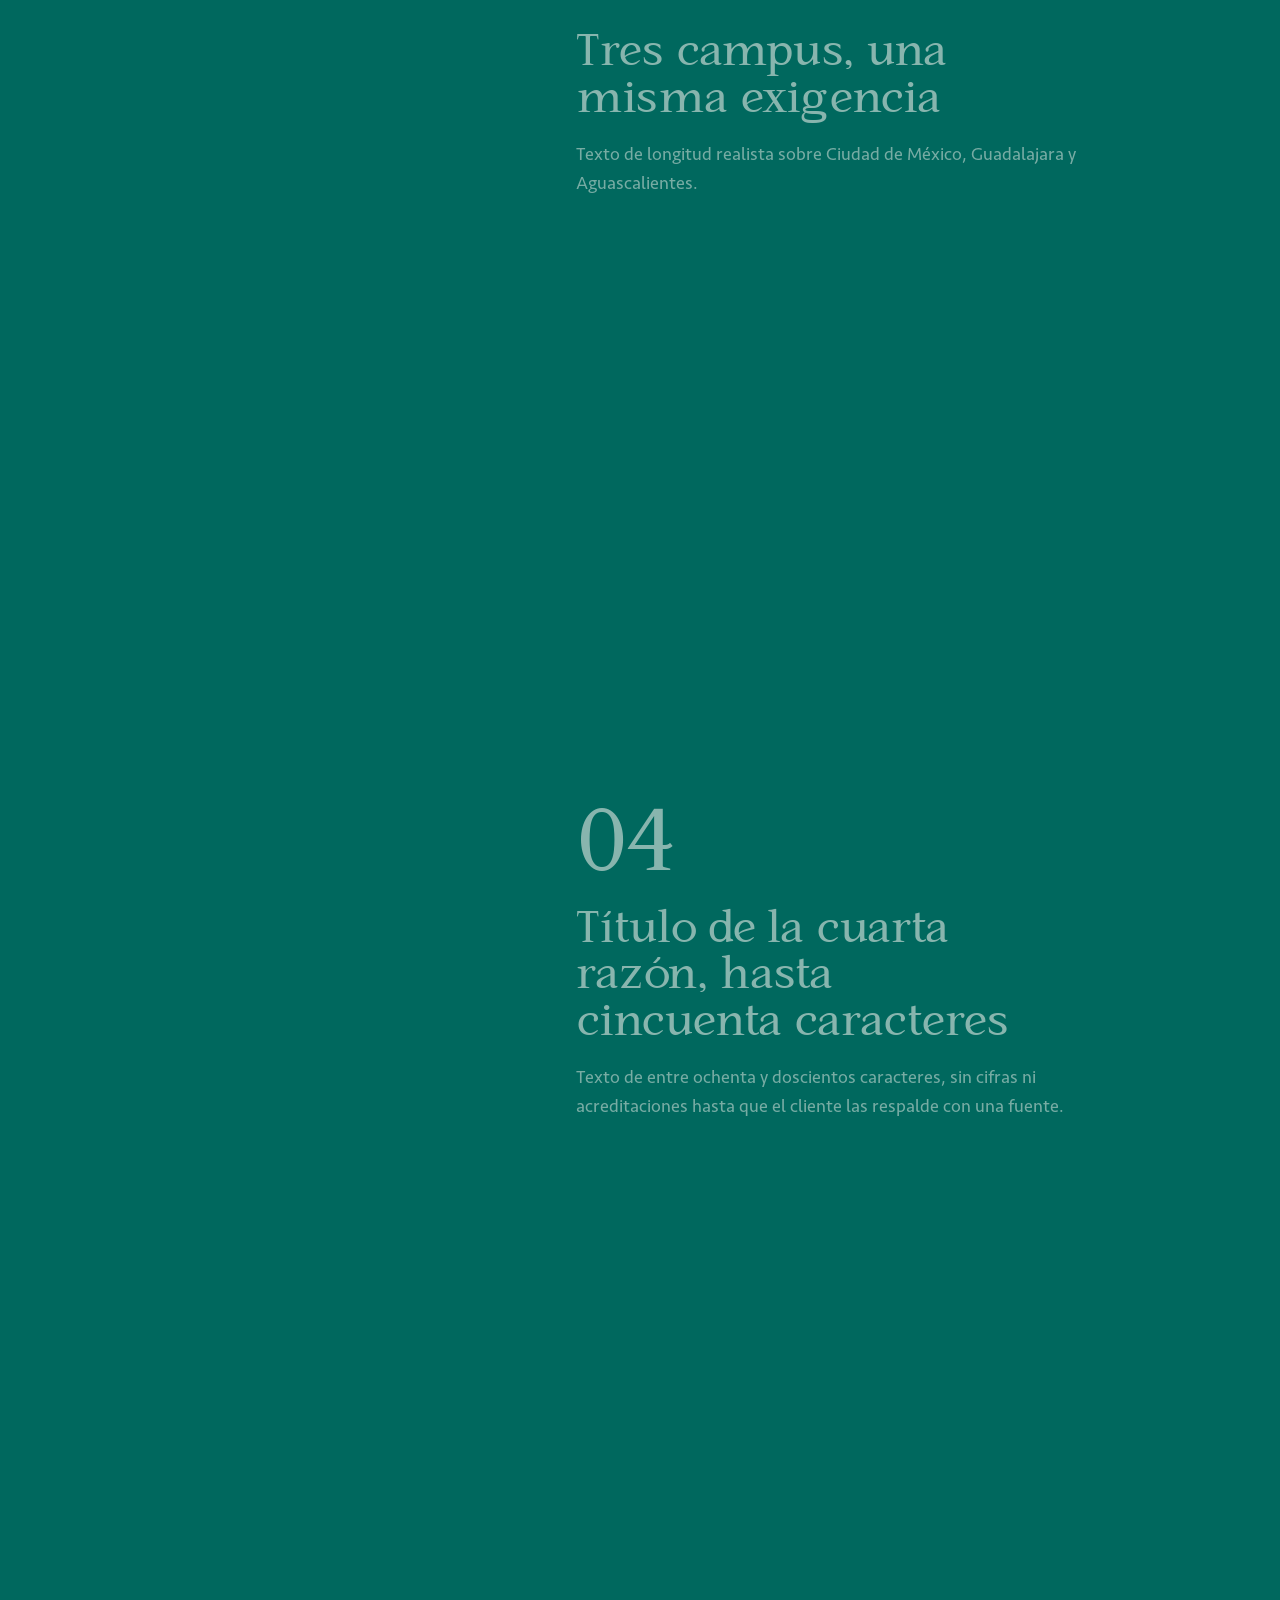
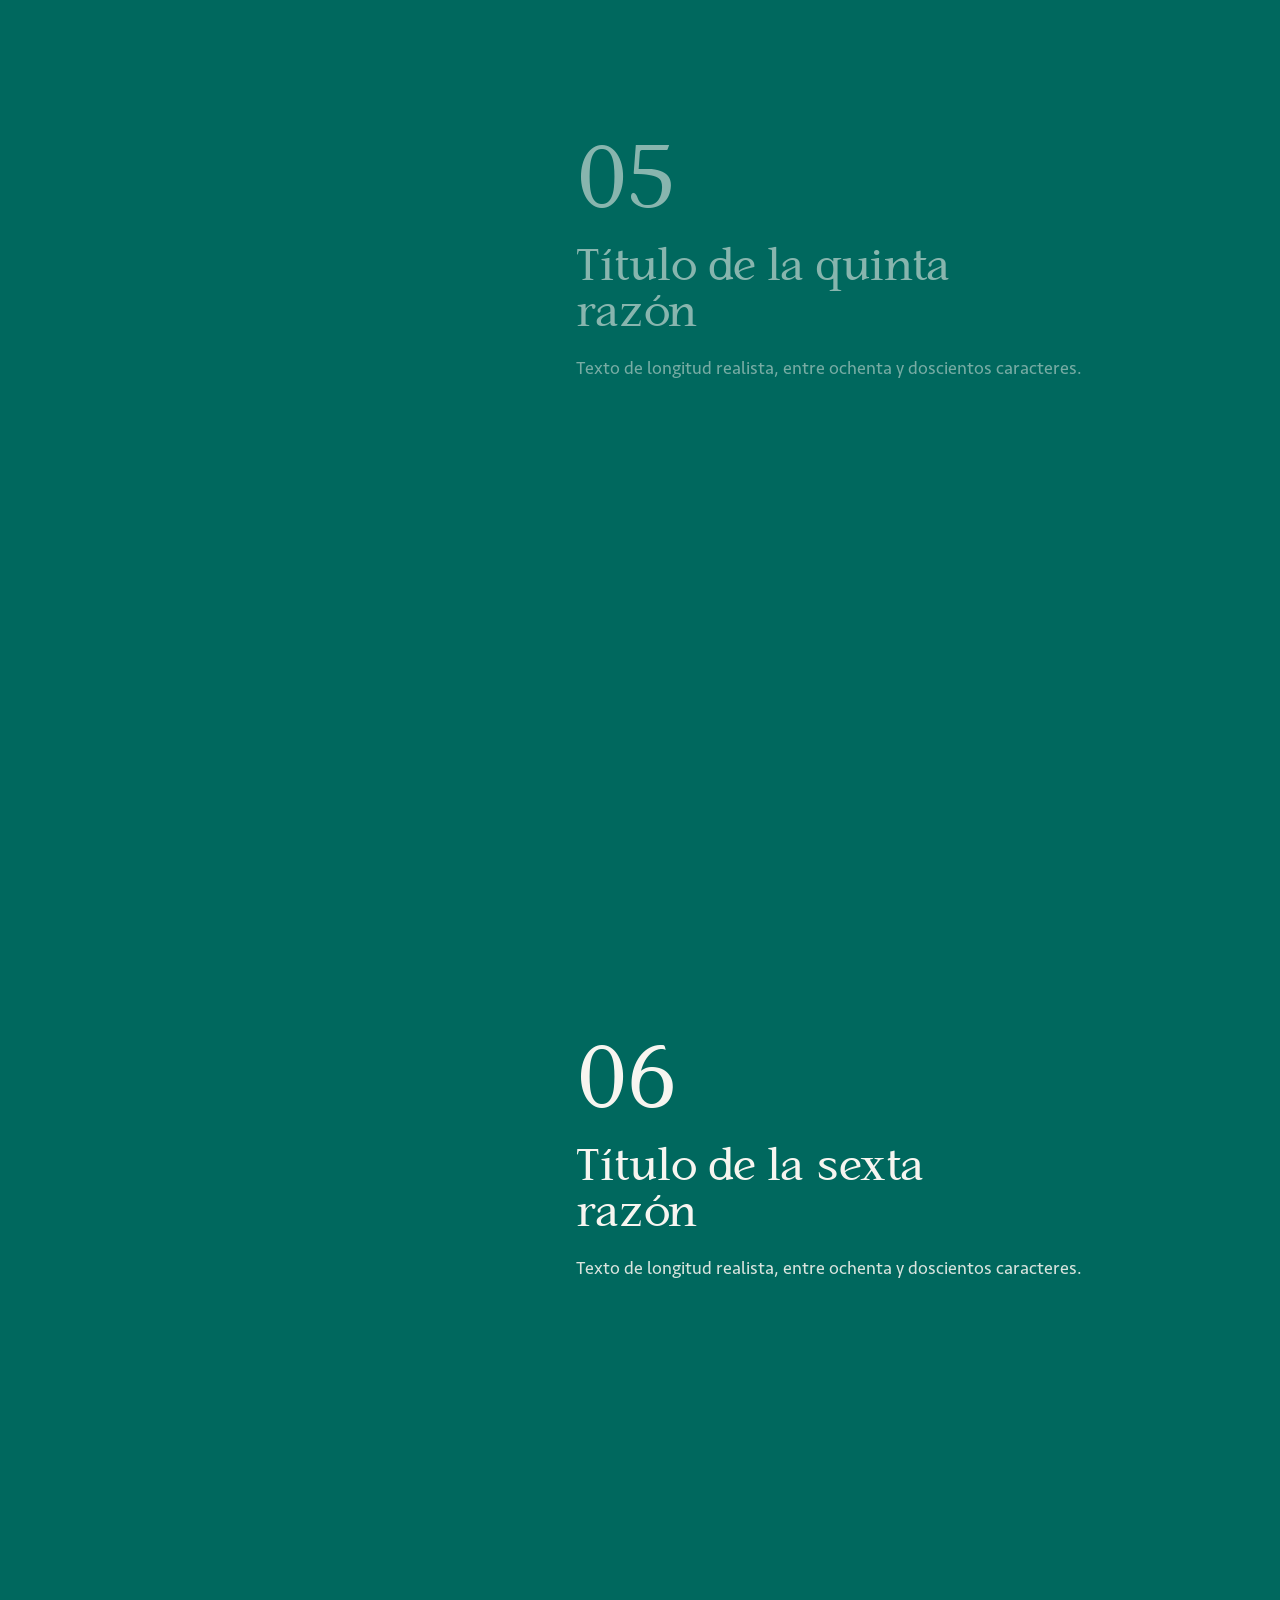
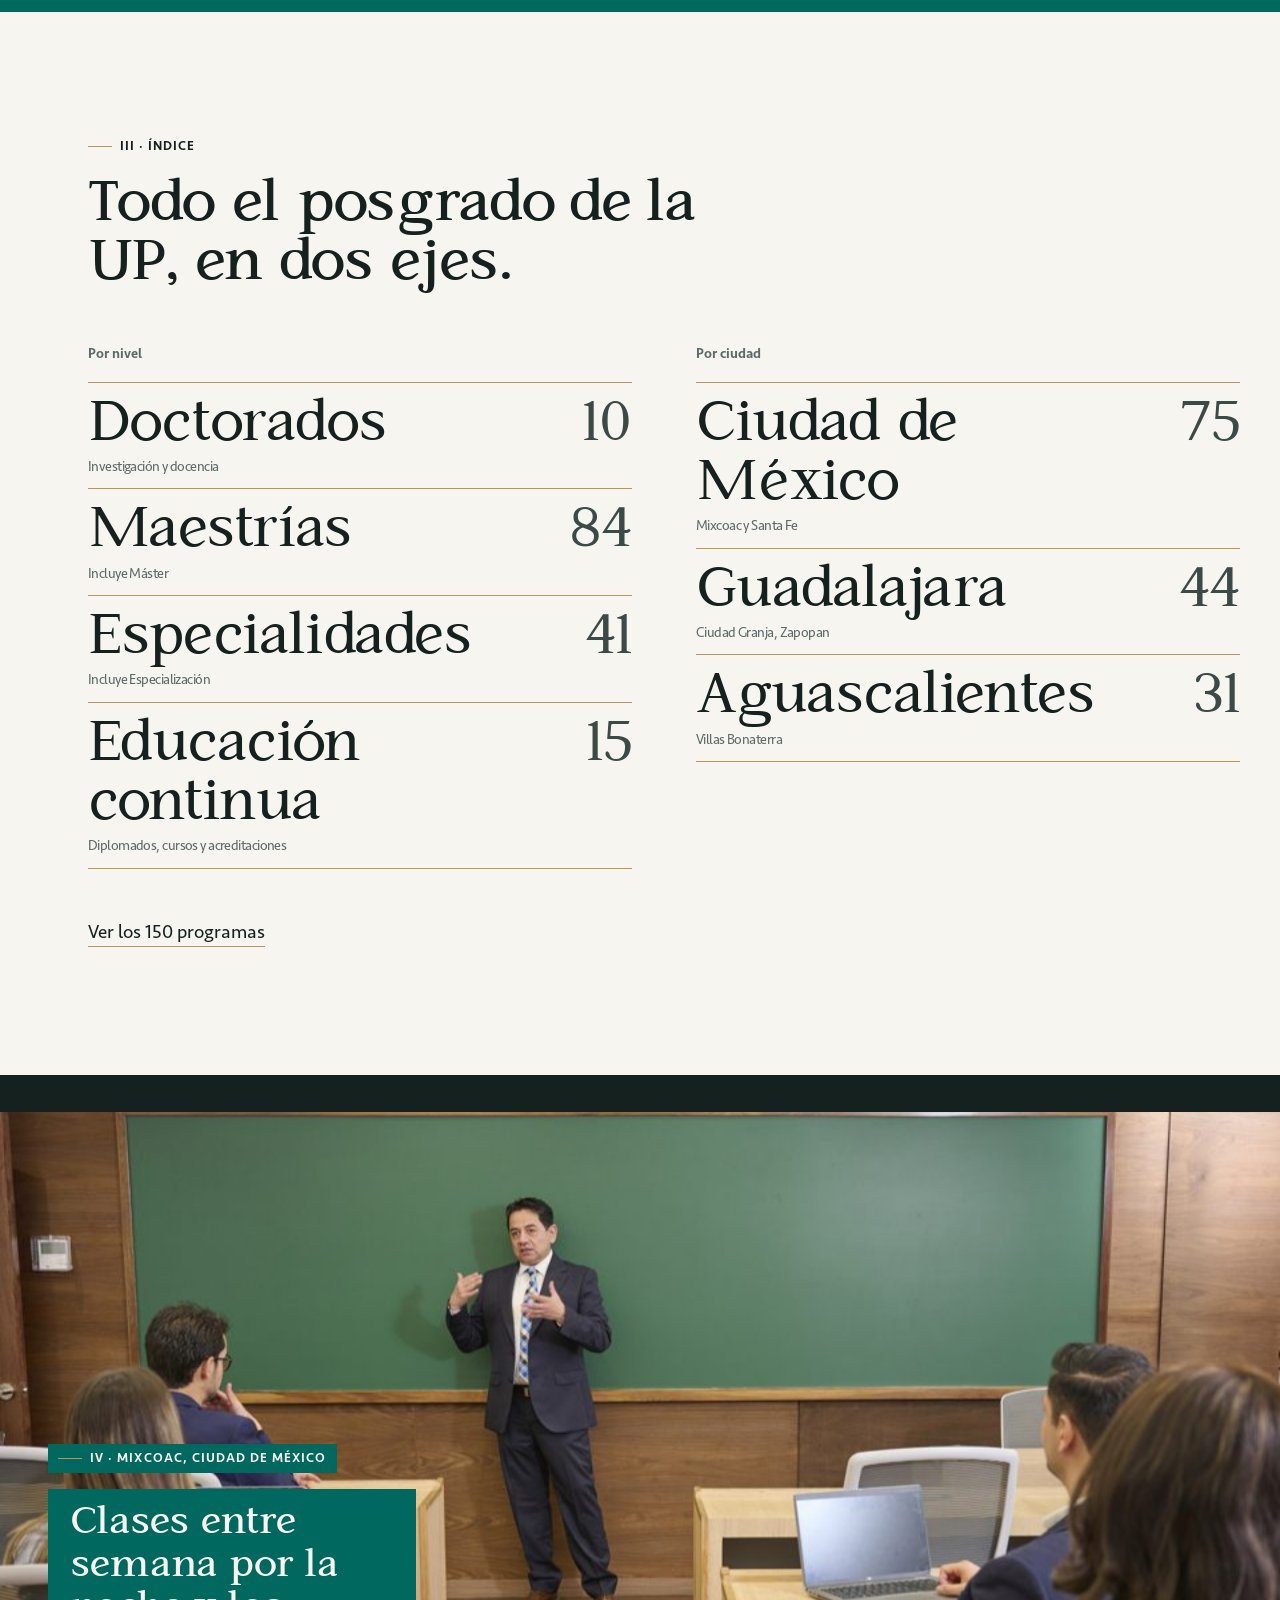
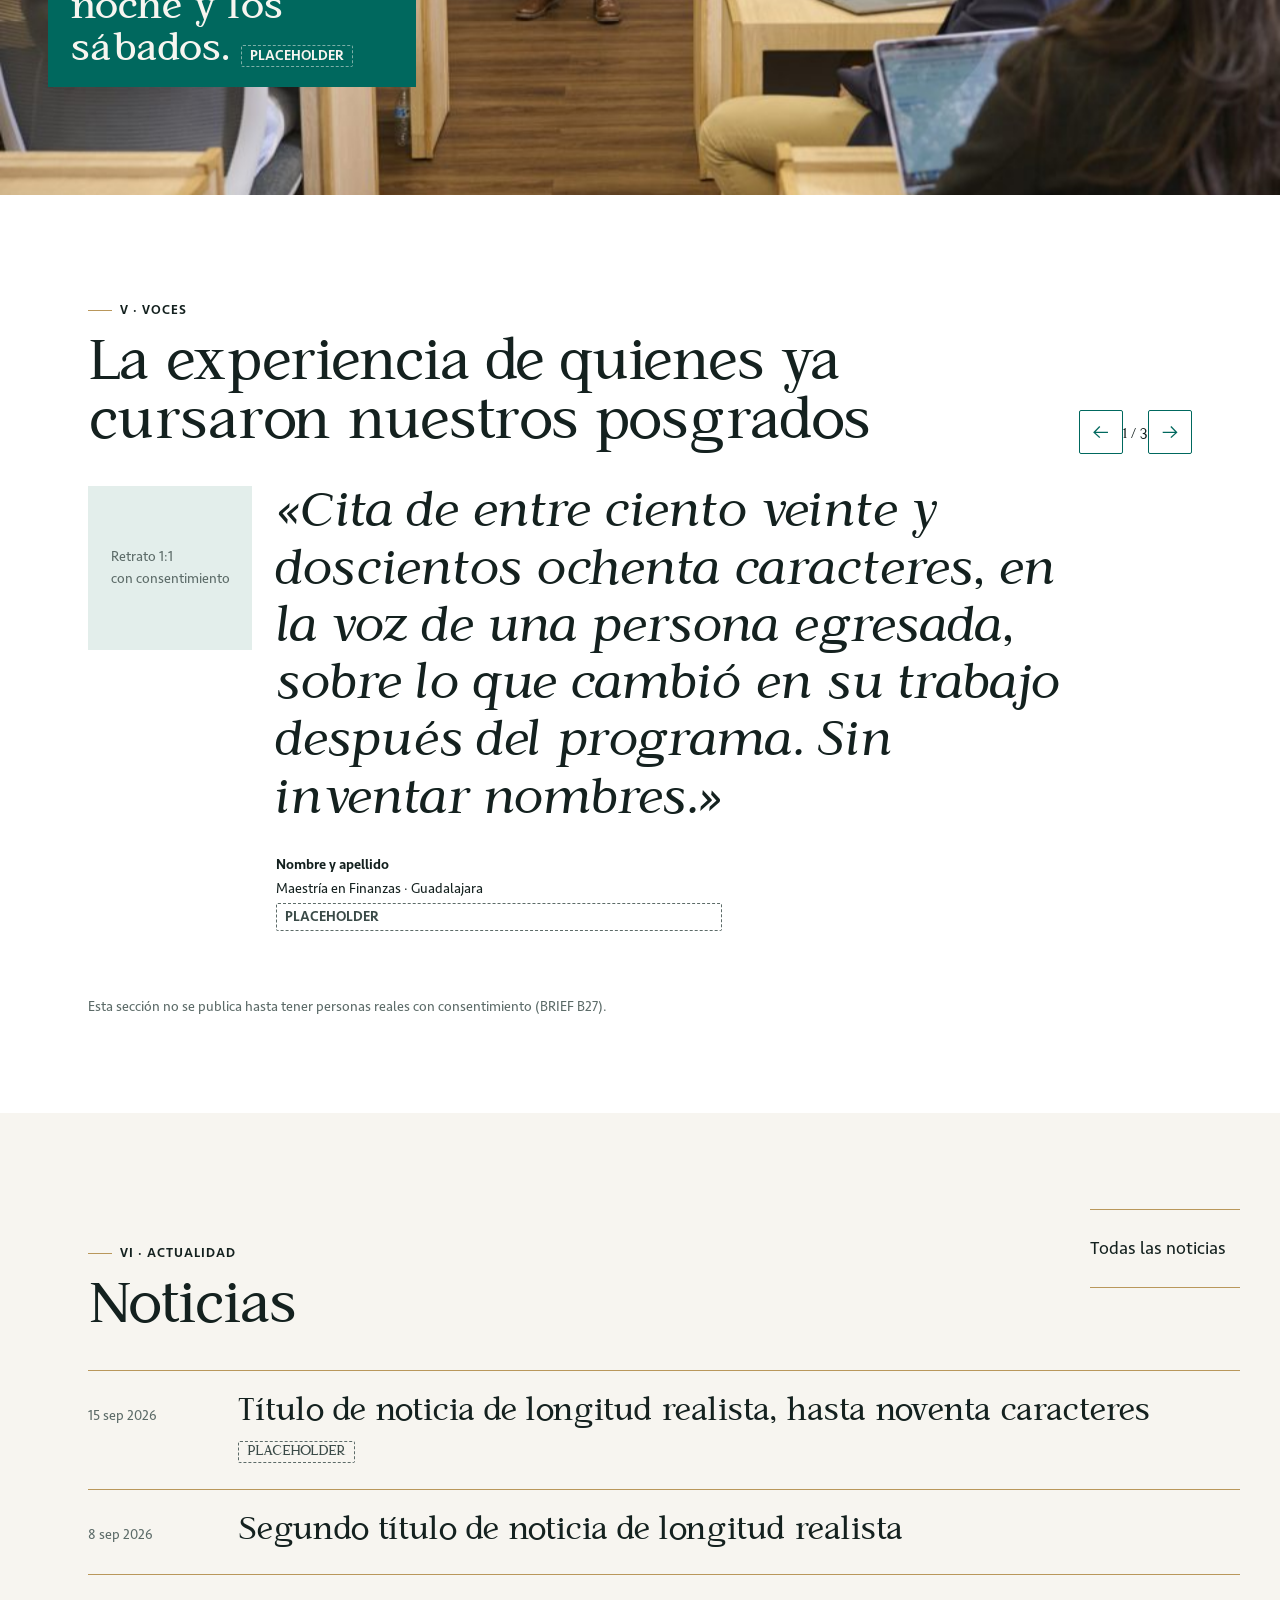
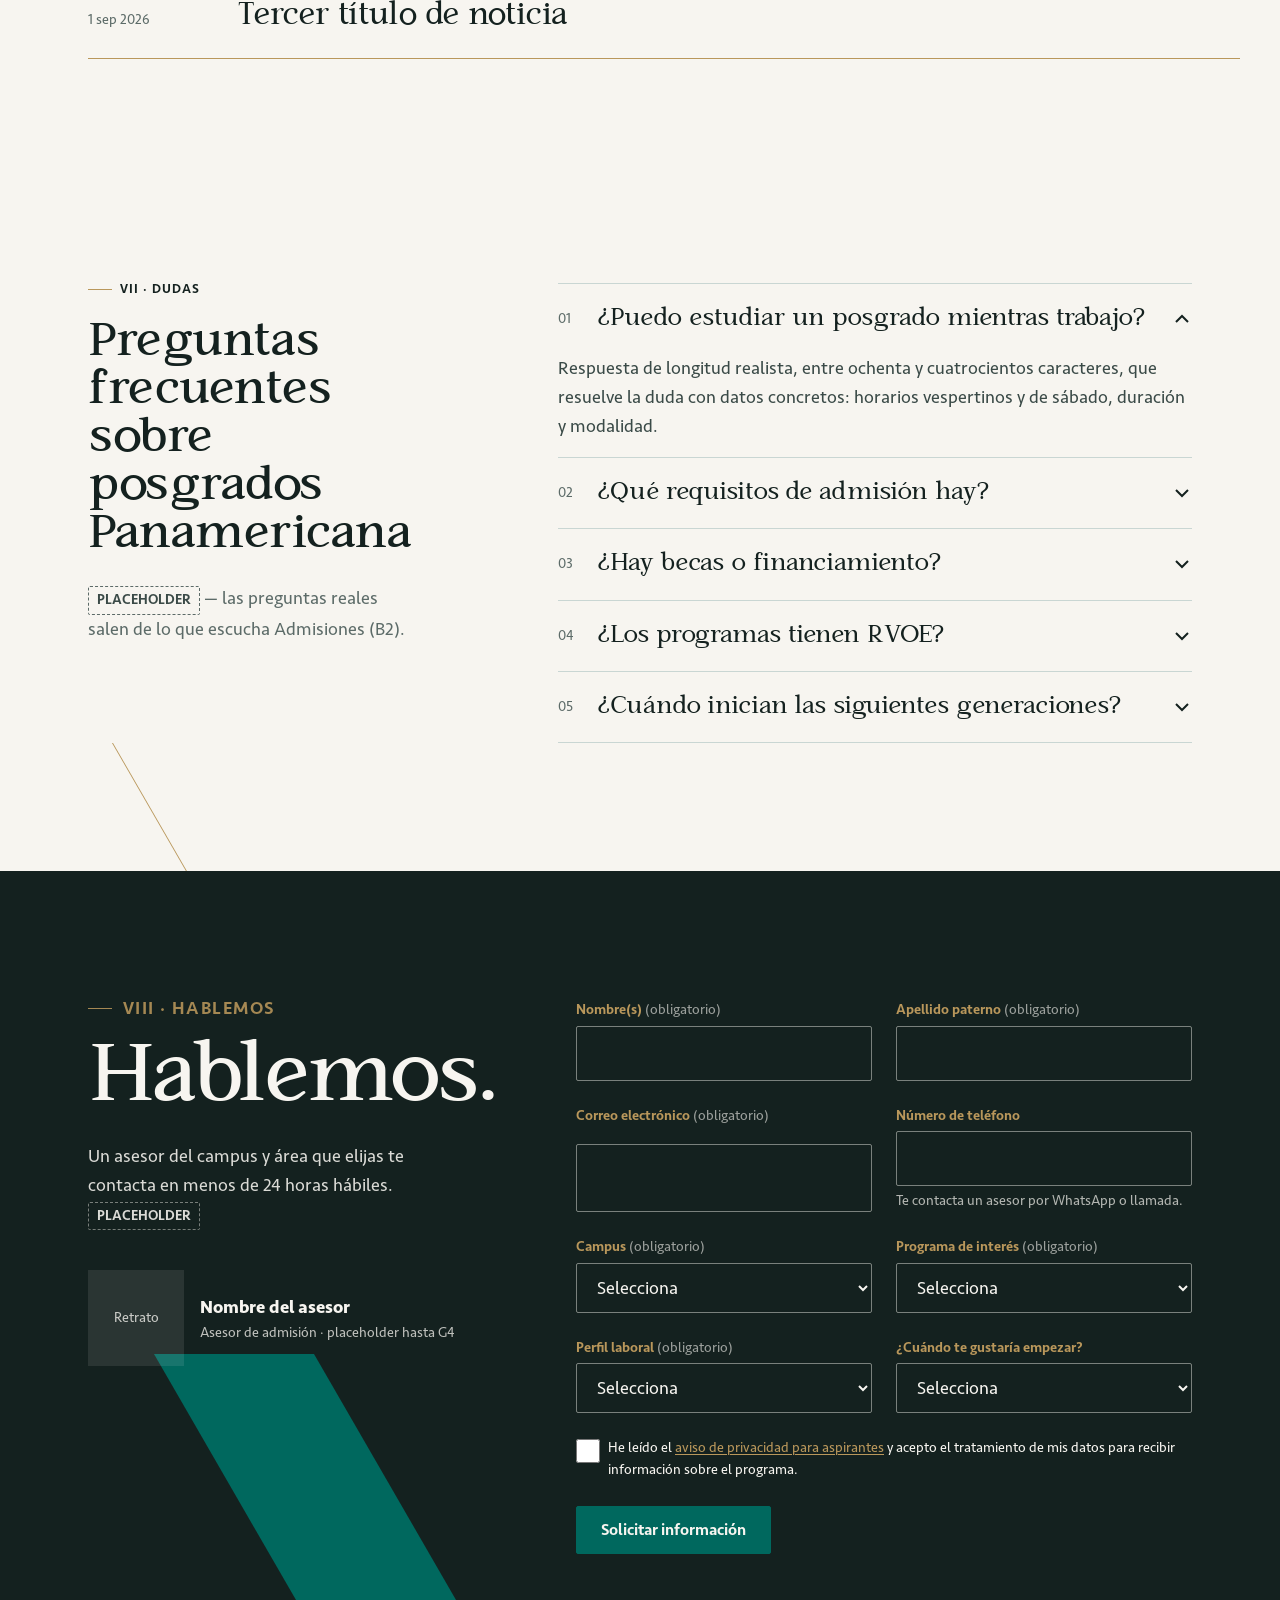
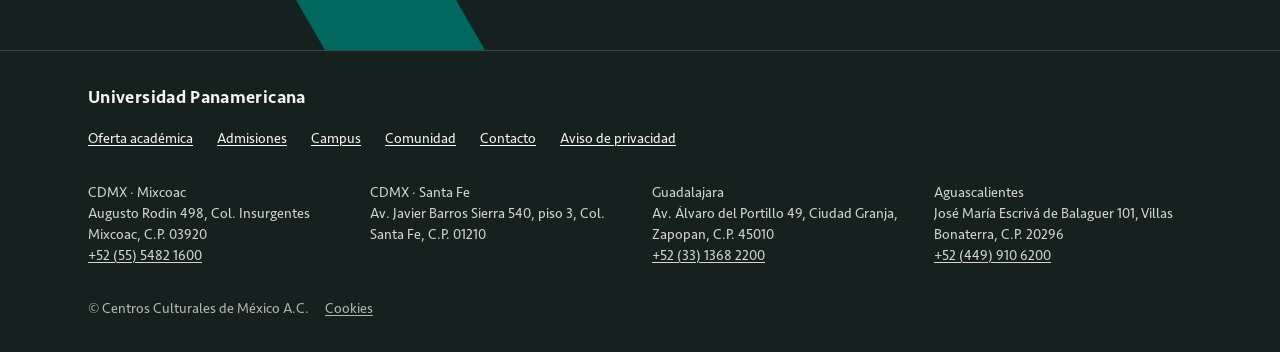
<file: design-system/inicio.html>
<!DOCTYPE html>
<html lang="es-MX">
<head>
<meta charset="utf-8">
<meta name="viewport" content="width=device-width, initial-scale=1">
<title>Posgrados Panamericana · Maestrías, especialidades y doctorados en CDMX, Guadalajara y Aguascalientes</title>
<meta name="description" content="150 programas de posgrado en tres campus. Maestrías, especialidades, doctorados y educación continua con horarios para profesionales.">
<meta name="robots" content="noindex, nofollow">
<link rel="stylesheet" href="ds.css?v=6">
<link rel="stylesheet" href="camino.css?v=6">
</head>
<body>
<a class="oculto-visual" href="#contenido">Saltar al contenido</a>

<!-- ============ Cabecera: presencia inicial aprobada por el cliente; plegada: logo · capítulo · CTA · Menú ============ -->
<header class="cab" id="cab">
  <div class="cab__inst">
    <div class="contenedor">
      <a class="marca-texto" href="https://www.up.edu.mx/">Universidad Panamericana</a>
      <nav aria-label="Institucional"><a href="#pie">Campus</a><a href="#" rel="external">Portal alumnos</a><a href="#" id="abrir-buscar">Buscar</a></nav>
    </div>
  </div>
  <div class="cab__barra">
    <div class="contenedor">
      <a class="cab__logo" href="#" aria-label="Posgrados Panamericana — Inicio"><img src="img/logo-posgrados.webp" width="137" height="160" alt=""></a>
      <span class="cab__capitulo" aria-live="polite"><span class="cap-etiqueta" id="cab-capitulo">I · Apertura</span></span>
      <nav class="cab__nav" aria-label="Principal">
        <button type="button" data-abre-menu data-grupo="oferta">Oferta académica<svg viewBox="0 0 10 10" aria-hidden="true"><path d="M1 3l4 4 4-4" fill="none" stroke="currentColor" stroke-width="1.6"/></svg></button>
        <button type="button" data-abre-menu data-grupo="conoce">Conoce Posgrados UP<svg viewBox="0 0 10 10" aria-hidden="true"><path d="M1 3l4 4 4-4" fill="none" stroke="currentColor" stroke-width="1.6"/></svg></button>
        <button type="button" data-abre-menu data-grupo="comunidad">Comunidad<svg viewBox="0 0 10 10" aria-hidden="true"><path d="M1 3l4 4 4-4" fill="none" stroke="currentColor" stroke-width="1.6"/></svg></button>
        <a href="#">Contacto</a>
      </nav>
      <a class="boton boton--primario" href="#cierre" data-ir-cierre>Solicitar información</a>
      <button class="cab__menu" id="abrir-menu" aria-expanded="false" aria-controls="capa-menu"><span class="hamb" aria-hidden="true"><i></i><i></i><i></i></span>Menú</button>
    </div>
  </div>
</header>

<!-- ============ Menú en capa: el camino como índice ============ -->
<div class="capa" id="capa-menu" role="dialog" aria-modal="true" aria-label="Menú" hidden>
  <div class="banda banda--atenuada banda--traza" aria-hidden="true"></div>
  <div class="contenedor">
    <div class="capa__cabeza">
      <span class="marca-texto">Posgrados Panamericana</span>
      <button class="cab__menu" id="cerrar-menu">Cerrar</button>
    </div>
    <div class="capa__cuerpo">
      <nav class="capa__indice" aria-label="Capítulos">
        <a href="#apertura"><span class="rom">I</span><span class="nom">Apertura</span><span class="est"></span></a>
        <a href="#manifiesto"><span class="rom">II</span><span class="nom">Manifiesto</span><span class="est">¿Por qué Posgrados Panamericana?</span></a>
        <a href="#indice"><span class="rom">III</span><span class="nom">Índice</span><span class="est">150 programas · 3 campus</span></a>
        <a href="#lugar"><span class="rom">IV</span><span class="nom">Lugar</span><span class="est"></span></a>
        <a href="#voces"><span class="rom">V</span><span class="nom">Voces</span><span class="est">Quienes ya cursaron</span></a>
        <a href="#actualidad"><span class="rom">VI</span><span class="nom">Actualidad</span><span class="est">Noticias</span></a>
        <a href="#dudas"><span class="rom">VII</span><span class="nom">Dudas</span><span class="est">Preguntas frecuentes</span></a>
        <a href="#cierre"><span class="rom">VIII</span><span class="nom">Cierre</span><span class="est">Solicitar información</span></a>
      </nav>
      <div class="capa__grupos">
        <div class="capa__grupo" id="g-oferta"><h3>Oferta académica</h3><a href="#">Todos los programas</a><a href="#">Doctorados</a><a href="#">Maestrías</a><a href="#">Especialidades</a><a href="#">Educación continua</a></div>
        <div class="capa__grupo" id="g-conoce"><h3>Conoce Posgrados UP</h3><a href="#">Nosotros</a><a href="#">Sedes</a><a href="#">Admisiones</a><a href="#">Becas, financiamiento y convenios</a></div>
        <div class="capa__grupo" id="g-comunidad"><h3>Comunidad</h3><a href="#">Noticias</a><a href="#">Eventos</a><a href="#">Contacto</a></div>
        <div class="capa__grupo"><h3>Universidad Panamericana</h3><a href="https://www.up.edu.mx/">up.edu.mx</a><a href="#">Campus</a><a href="#">Portal alumnos</a><a href="#">Buscar</a></div>
      </div>
    </div>
  </div>
</div>

<main id="contenido">

  <!-- ============ I · Apertura ============ -->
  <section class="capitulo apertura" id="apertura" aria-labelledby="h-apertura" data-capitulo="I · Apertura" style="--foco: 44% 42%; --foco-movil: 50% 30%">
    <div class="escenario" data-parallax><img src="img/escena-03.jpg" width="1440" height="960" alt="Clase de posgrado en el campus Mixcoac: el profesor explica frente al grupo" fetchpriority="high"></div>
    <div class="banda banda--traza" aria-hidden="true"></div>
    <p class="apertura__meta apertura__meta--tl cap-etiqueta">I · Posgrados Panamericana</p>
    <p class="apertura__meta apertura__meta--tr">150 programas<br>3 campus · 4 sedes</p>
    <div class="apertura__voz">
      <h1 class="cap-titulo" id="h-apertura" data-palabras><span class="linea">Tu siguiente</span><span class="linea">nivel</span><span class="linea">empieza aquí.</span></h1>
      <p class="apoyo">Maestrías, especialidades y doctorados con horarios pensados para quien trabaja. <span class="ds__tag ds__tag--placeholder" style="border-color:rgba(247,245,240,.5);color:inherit">PLACEHOLDER</span></p>
      <div class="acciones"><a class="boton boton--primario" href="#cierre" data-ir-cierre style="background:var(--superficie-base);color:var(--contenido-marca);border-color:var(--superficie-base)">Solicitar información</a></div>
    </div>
    <p class="apertura__meta apertura__meta--br cap-etiqueta"><span>Scroll</span><i aria-hidden="true"></i></p>
  </section>

  <!-- ============ II · Manifiesto ============ -->
  <section class="capitulo manifiesto" id="manifiesto" aria-labelledby="h-manifiesto" data-capitulo="II · Manifiesto">
    <div class="contenedor">
      <div class="manifiesto__titulo">
        <p class="cap-etiqueta">II · Manifiesto</p>
        <h2 class="cap-titulo" id="h-manifiesto">¿Por qué Posgrados Panamericana?</h2>
        <p style="max-width:22rem;opacity:.85">Seis razones, de la más concreta a la más institucional. <span class="ds__tag ds__tag--placeholder" style="border-color:rgba(247,245,240,.5);color:inherit">PLACEHOLDER</span></p>
      </div>
      <ol class="manifiesto__razones" id="razones">
        <li class="razon"><h3>Horarios pensados para quien trabaja</h3><p>Clases entre semana por la noche y los sábados, con la duración que aparece en cada ficha: la maestría cabe en una vida con trabajo.</p></li>
        <li class="razon"><h3>Un asesor con nombre desde el primer contacto</h3><p>Texto de longitud realista sobre la atención personalizada que el sitio actual ya ofrece en cada programa.</p></li>
        <li class="razon"><h3>Tres campus, una misma exigencia</h3><p>Texto de longitud realista sobre Ciudad de México, Guadalajara y Aguascalientes.</p></li>
        <li class="razon"><h3>Título de la cuarta razón, hasta cincuenta caracteres</h3><p>Texto de entre ochenta y doscientos caracteres, sin cifras ni acreditaciones hasta que el cliente las respalde con una fuente.</p></li>
        <li class="razon"><h3>Título de la quinta razón</h3><p>Texto de longitud realista, entre ochenta y doscientos caracteres.</p></li>
        <li class="razon"><h3>Título de la sexta razón</h3><p>Texto de longitud realista, entre ochenta y doscientos caracteres.</p></li>
      </ol>
    </div>
  </section>

  <!-- ============ III · Índice ============ -->
  <section class="capitulo indice" id="indice" aria-labelledby="h-indice" data-capitulo="III · Índice">
    <figure class="margen-foto" id="margen-indice" aria-hidden="true"><img src="img/mosaico-01.jpg" alt=""></figure>
    <div class="contenedor">
      <div class="indice__cabeza"><p class="cap-etiqueta">III · Índice</p><h2 class="indice-linea" id="h-indice" style="font-weight:600;max-width:20ch">Todo el posgrado de la UP, en dos ejes.</h2></div>
      <div class="indice__ejes">
        <div class="indice__eje"><h3>Por nivel</h3><ul>
          <li><a href="#" data-img="img/mosaico-02.jpg"><span class="indice-linea">Doctorados<small>Investigación y docencia</small></span><span class="cifra" data-cuenta="10">10</span></a></li>
          <li><a href="#" data-img="img/mosaico-04.jpg"><span class="indice-linea">Maestrías<small>Incluye Máster</small></span><span class="cifra" data-cuenta="84">84</span></a></li>
          <li><a href="#" data-img="img/mosaico-05.jpg"><span class="indice-linea">Especialidades<small>Incluye Especialización</small></span><span class="cifra" data-cuenta="41">41</span></a></li>
          <li><a href="#" data-img="img/mosaico-03.jpg"><span class="indice-linea">Educación continua<small>Diplomados, cursos y acreditaciones</small></span><span class="cifra" data-cuenta="15">15</span></a></li>
        </ul></div>
        <div class="indice__eje"><h3>Por ciudad</h3><ul>
          <li><a href="#" data-img="img/mosaico-01.jpg"><span class="indice-linea">Ciudad de México<small>Mixcoac y Santa Fe</small></span><span class="cifra" data-cuenta="75">75</span></a></li>
          <li><a href="#"><span class="indice-linea">Guadalajara<small>Ciudad Granja, Zapopan</small></span><span class="cifra" data-cuenta="44">44</span></a></li>
          <li><a href="#"><span class="indice-linea">Aguascalientes<small>Villas Bonaterra</small></span><span class="cifra" data-cuenta="31">31</span></a></li>
        </ul></div>
      </div>
      <p class="indice__pie"><a class="enlace-filete" href="#">Ver los 150 programas</a></p>
    </div>
  </section>

  <!-- ============ IV · Lugar ============ -->
  <section class="capitulo lugar" id="lugar" aria-labelledby="h-lugar" data-capitulo="IV · Lugar" style="--foco: 50% 55%">
    <div class="escenario" data-parallax><img src="img/mosaico-01.jpg" width="960" height="640" alt="Salón de posgrados del campus Mixcoac durante una clase" loading="lazy"></div>
    <div class="banda banda--multiply banda--traza" data-traza-en-vista aria-hidden="true"></div>
    <div class="lugar__voz">
      <p class="cap-etiqueta">IV · Mixcoac, Ciudad de México</p>
      <h2 class="linea" id="h-lugar">Clases entre semana por la noche y los sábados. <span class="ds__tag ds__tag--placeholder" style="border-color:rgba(247,245,240,.5);color:inherit;font-family:var(--fuente-texto);font-style:normal">PLACEHOLDER</span></h2>
    </div>
  </section>

  <!-- ============ V · Voces ============ -->
  <section class="capitulo voces" id="voces" aria-labelledby="h-voces" data-capitulo="V · Voces">
    <div class="contenedor">
      <div class="voces__cabeza"><div><p class="cap-etiqueta">V · Voces</p><h2 class="indice-linea" id="h-voces" style="margin-top:var(--espacio-base)">La experiencia de quienes ya cursaron nuestros posgrados</h2></div><div class="voces__control solo-escritorio"><button type="button" id="voz-ant" aria-label="Testimonio anterior">←</button><span class="pos" id="voz-pos">1 / 3</span><button type="button" id="voz-sig" aria-label="Siguiente testimonio">→</button></div></div>
      <ul class="voces__lista" id="voces-lista">
        <li class="voz voz--activa"><div class="voz__retrato">Retrato 1:1<br>con consentimiento</div><blockquote class="cita">«Cita de entre ciento veinte y doscientos ochenta caracteres, en la voz de una persona egresada, sobre lo que cambió en su trabajo después del programa. Sin inventar nombres.»</blockquote><figcaption><b>Nombre y apellido</b><span>Maestría en Finanzas · Guadalajara</span><span class="ds__tag ds__tag--placeholder">PLACEHOLDER</span></figcaption></li>
        <li class="voz voz--video"><div class="voz__poster">Video · póster · subtítulos obligatorios<button class="boton boton--primario" type="button">Reproducir testimonio</button></div><blockquote>Una línea que resume el testimonio en video, en la voz de la persona.</blockquote><figcaption><b>Nombre y apellido</b><span>Especialidad en Ciencia de Datos · CDMX</span></figcaption></li>
        <li class="voz"><div class="voz__retrato">Retrato 1:1</div><blockquote class="cita">«Cita de longitud realista de una persona egresada, con nombre, programa y sede, que el cliente entregará con consentimiento.»</blockquote><figcaption><b>Nombre y apellido</b><span>Doctorado en Ingeniería · Aguascalientes</span></figcaption></li>
      </ul>
      <p class="t-pequeno solo-movil" style="color:var(--contenido-terciario)">Desliza para ver más voces.</p>
      <p class="t-pequeno" style="color:var(--contenido-terciario)">Esta sección no se publica hasta tener personas reales con consentimiento (BRIEF B27).</p>
    </div>
  </section>

  <!-- ============ VI · Actualidad ============ -->
  <section class="capitulo actualidad" id="actualidad" aria-labelledby="h-actualidad" data-capitulo="VI · Actualidad">
    <figure class="margen-foto" id="margen-actualidad" aria-hidden="true"><img src="img/mosaico-06.jpg" alt=""></figure>
    <div class="contenedor">
      <div class="actualidad__cabeza"><div><p class="cap-etiqueta">VI · Actualidad</p><h2 class="indice-linea" id="h-actualidad" style="margin-top:var(--espacio-base)">Noticias</h2></div><a class="enlace-filete" href="#">Todas las noticias</a></div>
      <ol>
        <li><a href="#" data-img="img/mosaico-06.jpg"><span class="mini" aria-hidden="true"></span><time datetime="2026-09-15">15 sep 2026</time><span class="titulo">Título de noticia de longitud realista, hasta noventa caracteres <span class="ds__tag ds__tag--placeholder">PLACEHOLDER</span></span></a></li>
        <li><a href="#" data-img="img/mosaico-03.jpg"><span class="mini" aria-hidden="true"></span><time datetime="2026-09-08">8 sep 2026</time><span class="titulo">Segundo título de noticia de longitud realista</span></a></li>
        <li><a href="#" data-img="img/mosaico-02.jpg"><span class="mini" aria-hidden="true"></span><time datetime="2026-09-01">1 sep 2026</time><span class="titulo">Tercer título de noticia</span></a></li>
      </ol>
    </div>
  </section>

  <!-- ============ VII · Dudas ============ -->
  <section class="capitulo dudas" id="dudas" aria-labelledby="h-dudas" data-capitulo="VII · Dudas">
    <div class="contenedor grid12">
      <div class="dudas__titulo"><p class="cap-etiqueta">VII · Dudas</p><h2 class="indice-linea" id="h-dudas">Preguntas frecuentes sobre posgrados Panamericana</h2><p style="color:var(--contenido-terciario);max-width:20rem"><span class="ds__tag ds__tag--placeholder">PLACEHOLDER</span> — las preguntas reales salen de lo que escucha Admisiones (B2).</p><span class="dudas__filete" aria-hidden="true"></span></div>
      <div class="dudas__lista">
        <div class="acordeon">
          <div class="acordeon__item"><h3><button class="acordeon__boton" aria-expanded="true" aria-controls="faq-1"><span class="n">01</span><span class="q">¿Puedo estudiar un posgrado mientras trabajo?</span><svg viewBox="0 0 20 20" aria-hidden="true"><path d="M4 7l6 6 6-6" fill="none" stroke="currentColor" stroke-width="2"/></svg></button></h3><div class="acordeon__panel" id="faq-1"><div><p>Respuesta de longitud realista, entre ochenta y cuatrocientos caracteres, que resuelve la duda con datos concretos: horarios vespertinos y de sábado, duración y modalidad.</p></div></div></div>
          <div class="acordeon__item"><h3><button class="acordeon__boton" aria-expanded="false" aria-controls="faq-2"><span class="n">02</span><span class="q">¿Qué requisitos de admisión hay?</span><svg viewBox="0 0 20 20" aria-hidden="true"><path d="M4 7l6 6 6-6" fill="none" stroke="currentColor" stroke-width="2"/></svg></button></h3><div class="acordeon__panel" id="faq-2" data-cerrado><div><p>Respuesta de longitud realista.</p></div></div></div>
          <div class="acordeon__item"><h3><button class="acordeon__boton" aria-expanded="false" aria-controls="faq-3"><span class="n">03</span><span class="q">¿Hay becas o financiamiento?</span><svg viewBox="0 0 20 20" aria-hidden="true"><path d="M4 7l6 6 6-6" fill="none" stroke="currentColor" stroke-width="2"/></svg></button></h3><div class="acordeon__panel" id="faq-3" data-cerrado><div><p>Respuesta de longitud realista.</p></div></div></div>
          <div class="acordeon__item"><h3><button class="acordeon__boton" aria-expanded="false" aria-controls="faq-4"><span class="n">04</span><span class="q">¿Los programas tienen RVOE?</span><svg viewBox="0 0 20 20" aria-hidden="true"><path d="M4 7l6 6 6-6" fill="none" stroke="currentColor" stroke-width="2"/></svg></button></h3><div class="acordeon__panel" id="faq-4" data-cerrado><div><p>Respuesta de longitud realista.</p></div></div></div>
          <div class="acordeon__item"><h3><button class="acordeon__boton" aria-expanded="false" aria-controls="faq-5"><span class="n">05</span><span class="q">¿Cuándo inician las siguientes generaciones?</span><svg viewBox="0 0 20 20" aria-hidden="true"><path d="M4 7l6 6 6-6" fill="none" stroke="currentColor" stroke-width="2"/></svg></button></h3><div class="acordeon__panel" id="faq-5" data-cerrado><div><p>Respuesta de longitud realista.</p></div></div></div>
        </div>
      </div>
    </div>
  </section>

  <!-- ============ VIII · Cierre ============ -->
  <section class="capitulo cierre" id="cierre" aria-labelledby="h-cierre" data-capitulo="VIII · Cierre">
    <div class="banda banda--traza" data-traza-en-vista aria-hidden="true"></div>
    <div class="contenedor">
      <div class="cierre__voz">
        <p class="cap-etiqueta">VIII · Hablemos</p>
        <h2 class="cap-titulo" id="h-cierre" tabindex="-1">Hablemos.</h2>
        <p>Un asesor del campus y área que elijas te contacta en menos de 24 horas hábiles. <span class="ds__tag ds__tag--placeholder" style="border-color:rgba(247,245,240,.5);color:inherit">PLACEHOLDER</span></p>
        <div class="cierre__asesor"><div class="retrato">Retrato</div><div><b>Nombre del asesor</b><small>Asesor de admisión · placeholder hasta G4</small></div></div>
      </div>
      <form class="formulario" onsubmit="return false" aria-label="Solicitar información">
        <div class="formulario__fila">
          <div class="campo"><label class="campo__etiqueta" for="f-nombre">Nombre(s) <span>(obligatorio)</span></label><input class="campo__control" id="f-nombre" type="text" autocomplete="given-name" required></div>
          <div class="campo"><label class="campo__etiqueta" for="f-apellido">Apellido paterno <span>(obligatorio)</span></label><input class="campo__control" id="f-apellido" type="text" autocomplete="family-name" required></div>
        </div>
        <div class="formulario__fila">
          <div class="campo"><label class="campo__etiqueta" for="f-correo">Correo electrónico <span>(obligatorio)</span></label><input class="campo__control" id="f-correo" type="email" autocomplete="email" required></div>
          <div class="campo"><label class="campo__etiqueta" for="f-tel">Número de teléfono</label><input class="campo__control" id="f-tel" type="tel" autocomplete="tel"><p class="campo__ayuda">Te contacta un asesor por WhatsApp o llamada.</p></div>
        </div>
        <div class="formulario__fila">
          <div class="campo"><label class="campo__etiqueta" for="f-campus">Campus <span>(obligatorio)</span></label><select class="campo__control" id="f-campus" required><option value="">Selecciona</option><option>CDMX</option><option>Guadalajara</option><option>Aguascalientes</option></select></div>
          <div class="campo"><label class="campo__etiqueta" for="f-programa">Programa de interés <span>(obligatorio)</span></label><select class="campo__control" id="f-programa" required><option value="">Selecciona</option><optgroup label="Derecho"><option>Maestría en Derecho Fiscal</option><option>Maestría en Derecho de la Empresa</option></optgroup><optgroup label="Empresariales"><option>Maestría en Finanzas</option><option>Maestría en Impuestos</option></optgroup><optgroup label="Ingeniería"><option>Maestría en Ciencia de Datos</option></optgroup></select></div>
        </div>
        <div class="formulario__fila">
          <div class="campo"><label class="campo__etiqueta" for="f-perfil">Perfil laboral <span>(obligatorio)</span></label><select class="campo__control" id="f-perfil" required><option value="">Selecciona</option><option>En preparación (menos de 5 años de experiencia)</option><option>En desarrollo (5 a 10 años de experiencia)</option><option>En consolidación (más de 10 años de experiencia)</option></select></div>
          <div class="campo"><label class="campo__etiqueta" for="f-ciclo">¿Cuándo te gustaría empezar?</label><select class="campo__control" id="f-ciclo"><option value="">Selecciona</option><option>2026</option><option>2027</option></select></div>
        </div>
        <div class="campo campo--casilla"><input type="checkbox" id="f-priv" required><label for="f-priv">He leído el <a href="#">aviso de privacidad para aspirantes</a> y acepto el tratamiento de mis datos para recibir información sobre el programa.</label></div>
        <div><button class="boton boton--primario" type="submit">Solicitar información</button></div>
      </form>
    </div>
  </section>

</main>

<!-- ============ Pie ============ -->
<footer class="pie-camino" id="pie">
  <div class="contenedor">
    <div style="display:grid;gap:var(--espacio-base)">
      <p class="marca-texto">Universidad Panamericana</p>
      <nav aria-label="Pie de página"><ul><li><a href="#">Oferta académica</a></li><li><a href="#">Admisiones</a></li><li><a href="#">Campus</a></li><li><a href="#">Comunidad</a></li><li><a href="#">Contacto</a></li><li><a href="#">Aviso de privacidad</a></li></ul></nav>
    </div>
    <div class="sedes">
      <address>CDMX · Mixcoac<br>Augusto Rodin 498, Col. Insurgentes Mixcoac, C.P. 03920<br><a href="tel:+525554821600">+52 (55) 5482 1600</a></address>
      <address>CDMX · Santa Fe<br>Av. Javier Barros Sierra 540, piso 3, Col. Santa Fe, C.P. 01210</address>
      <address>Guadalajara<br>Av. Álvaro del Portillo 49, Ciudad Granja, Zapopan, C.P. 45010<br><a href="tel:+523313682200">+52 (33) 1368 2200</a></address>
      <address>Aguascalientes<br>José María Escrivá de Balaguer 101, Villas Bonaterra, C.P. 20296<br><a href="tel:+524499106200">+52 (449) 910 6200</a></address>
    </div>
    <p class="legal"><span>© Centros Culturales de México A.C.</span><a href="#">Cookies</a></p>
  </div>
</footer>

<script>
// Modo de captura (solo verificación): ?captura=1 fija alturas de viewport y desactiva transiciones
if (location.search.includes('captura=1')) { const st = document.createElement('style'); st.textContent = '*{transition:none!important;animation:none!important} .apertura{min-height:800px!important} .razon{min-height:'+(innerWidth<600?420:800)+'px!important} .manifiesto__titulo{position:static!important;height:auto!important;padding-top:96px!important} .voces{min-height:0!important} .voces .contenedor{position:static!important;min-height:0!important} .lugar{min-height:640px!important} .capitulo--brand{min-height:0!important}'; document.head.appendChild(st); addEventListener('load', () => { document.querySelectorAll('.banda--traza,.apertura').forEach(e => e.classList.add('trazada')); document.querySelectorAll('.razon').forEach(r => r.classList.add('razon--activa')); }); }
const reducido = matchMedia('(prefers-reduced-motion: reduce)').matches;
const esEscritorio = () => matchMedia('(min-width: 900px)').matches;

// Titular palabra por palabra (una vez); conserva las líneas
document.querySelectorAll('[data-palabras] .linea').forEach(l => { const w = l.textContent.trim().split(/\s+/); l.innerHTML = w.map(p => `<span class="palabra"><span>${p}</span></span>`).join(' '); });
let i = 0; document.querySelectorAll('[data-palabras] .palabra > span').forEach(s => s.style.setProperty('--i', i++));

// Telón: la banda de apertura se traza al cargar; las de Lugar y Cierre, al entrar en vista
const apertura = document.getElementById('apertura');
requestAnimationFrame(() => requestAnimationFrame(() => apertura.classList.add('trazada')));
setTimeout(() => apertura.classList.add('trazada'), 1200);
const ioTraza = new IntersectionObserver(es => es.forEach(e => { if (e.isIntersecting) { e.target.classList.add('trazada'); ioTraza.unobserve(e.target); } }), { threshold: 0.4 });
document.querySelectorAll('[data-traza-en-vista]').forEach(b => ioTraza.observe(b));

// Cabecera: se pliega tras 120 px; muestra el capítulo actual
const cab = document.getElementById('cab'), cabCap = document.getElementById('cab-capitulo');
addEventListener('scroll', () => cab.classList.toggle('cab--plegada', scrollY > 120), { passive: true });
const capitulos = [...document.querySelectorAll('[data-capitulo]')];
const enlacesIndice = [...document.querySelectorAll('.capa__indice a')];
const spy = new IntersectionObserver(es => es.forEach(e => { if (!e.isIntersecting) return; cabCap.textContent = e.target.dataset.capitulo; enlacesIndice.forEach(a => { if (a.getAttribute('href') === '#' + e.target.id) a.setAttribute('aria-current', 'location'); else a.removeAttribute('aria-current'); }); }), { rootMargin: '-45% 0px -45% 0px' });
capitulos.forEach(c => spy.observe(c));

// Desplazamiento ≤ 6 % de las fotos de escenario
if (!reducido) {
  const escenarios = [...document.querySelectorAll('[data-parallax]')];
  let pendiente = false;
  const mover = () => { pendiente = false; escenarios.forEach(el => { const r = el.getBoundingClientRect(); if (r.bottom < 0 || r.top > innerHeight) return; const p = (r.top + r.height / 2 - innerHeight / 2) / innerHeight; el.querySelector('img').style.setProperty('--parallax', `${(-p * r.height * 0.06).toFixed(1)}px`); }); };
  addEventListener('scroll', () => { if (!pendiente) { pendiente = true; requestAnimationFrame(mover); } }, { passive: true }); mover();
}

// Manifiesto: razón activa (escritorio)
const razones = [...document.querySelectorAll('.razon')];
const ioRazon = new IntersectionObserver(es => es.forEach(e => { if (e.isIntersecting) { razones.forEach(r => r.classList.remove('razon--activa')); e.target.classList.add('razon--activa'); } }), { rootMargin: '-40% 0px -40% 0px' });
razones.forEach(r => ioRazon.observe(r));

// Índice y Actualidad: foto al margen al pasar el cursor (solo escritorio ancho)
function fotoMargen(idSeccion, idFigura) {
  const sec = document.getElementById(idSeccion), fig = document.getElementById(idFigura); if (!sec || !fig) return;
  sec.querySelectorAll('a[data-img]').forEach(a => {
    const mostrar = () => { fig.querySelector('img').src = a.dataset.img; const r = a.getBoundingClientRect(), s = sec.getBoundingClientRect(); fig.style.top = `${Math.max(0, r.top - s.top - 80)}px`; fig.classList.add('visible'); };
    a.addEventListener('mouseenter', mostrar); a.addEventListener('focus', mostrar);
    a.addEventListener('mouseleave', () => fig.classList.remove('visible')); a.addEventListener('blur', () => fig.classList.remove('visible'));
  });
}
fotoMargen('indice', 'margen-indice'); fotoMargen('actualidad', 'margen-actualidad');

// Cifras que cuentan al entrar en vista
const ioCuenta = new IntersectionObserver(es => es.forEach(e => {
  if (!e.isIntersecting) return; ioCuenta.unobserve(e.target);
  const fin = +e.target.dataset.cuenta; if (reducido) { e.target.textContent = fin; return; }
  const t0 = performance.now(), dur = 900;
  const paso = t => { const p = Math.min(1, (t - t0) / dur), k = 1 - Math.pow(1 - p, 3); e.target.textContent = Math.round(fin * k); if (p < 1) requestAnimationFrame(paso); };
  e.target.textContent = '0'; requestAnimationFrame(paso);
}), { threshold: 0.6 });
document.querySelectorAll('[data-cuenta]').forEach(el => ioCuenta.observe(el));

// Voces: escritorio cambia por control; móvil desliza
const voces = [...document.querySelectorAll('#voces-lista > .voz')]; let vozActual = 0;
const pos = document.getElementById('voz-pos');
function irVoz(n) { vozActual = (n + voces.length) % voces.length; voces.forEach((v, k) => v.classList.toggle('voz--activa', k === vozActual)); pos.textContent = `${vozActual + 1} / ${voces.length}`; }
document.getElementById('voz-ant').addEventListener('click', () => irVoz(vozActual - 1));
document.getElementById('voz-sig').addEventListener('click', () => irVoz(vozActual + 1));
document.getElementById('voces').addEventListener('keydown', e => { if (!esEscritorio()) return; if (e.key === 'ArrowRight') irVoz(vozActual + 1); if (e.key === 'ArrowLeft') irVoz(vozActual - 1); });

// Acordeón
document.querySelectorAll('.acordeon__boton').forEach(b => b.addEventListener('click', () => { const ab = b.getAttribute('aria-expanded') === 'true'; b.setAttribute('aria-expanded', String(!ab)); document.getElementById(b.getAttribute('aria-controls')).toggleAttribute('data-cerrado', ab); }));

// CTA → cierre con foco
document.querySelectorAll('[data-ir-cierre]').forEach(a => a.addEventListener('click', e => { e.preventDefault(); cerrarMenu(); document.getElementById('cierre').scrollIntoView({ behavior: reducido ? 'auto' : 'smooth', block: 'start' }); setTimeout(() => document.getElementById('h-cierre').focus({ preventScroll: true }), reducido ? 0 : 500); }));

// Menú en capa (foco atrapado, Esc, banda que se traza)
const capa = document.getElementById('capa-menu'), abrir = document.getElementById('abrir-menu'), cerrar = document.getElementById('cerrar-menu');
let ultimoFoco = null;
function abrirMenu(grupo) { ultimoFoco = document.activeElement; capa.hidden = false; abrir.setAttribute('aria-expanded', 'true'); document.body.style.overflow = 'hidden'; requestAnimationFrame(() => capa.querySelector('.banda').classList.add('trazada')); (grupo ? document.getElementById('g-' + grupo)?.querySelector('a') : cerrar).focus(); document.addEventListener('keydown', teclaMenu); }
function cerrarMenu() { if (capa.hidden) return; capa.hidden = true; capa.querySelector('.banda').classList.remove('trazada'); abrir.setAttribute('aria-expanded', 'false'); document.body.style.overflow = ''; document.removeEventListener('keydown', teclaMenu); ((ultimoFoco && ultimoFoco !== document.body) ? ultimoFoco : abrir).focus(); }
function teclaMenu(e) { if (e.key === 'Escape') return cerrarMenu(); if (e.key !== 'Tab') return; const f = [...capa.querySelectorAll('a, button')], p = f[0], u = f[f.length - 1]; if (e.shiftKey && document.activeElement === p) { e.preventDefault(); u.focus(); } else if (!e.shiftKey && document.activeElement === u) { e.preventDefault(); p.focus(); } }
abrir.addEventListener('click', () => abrirMenu()); cerrar.addEventListener('click', cerrarMenu);
document.querySelectorAll('[data-abre-menu]').forEach(b => b.addEventListener('click', () => abrirMenu(b.dataset.grupo)));
capa.querySelectorAll('.capa__indice a').forEach(a => a.addEventListener('click', () => { cerrarMenu(); }));
document.getElementById('abrir-buscar').addEventListener('click', e => { e.preventDefault(); abrirMenu(); });
</script>
<!-- BnO Review: solo se activa con ?review=true&token=… -->
<script type="module" src="../assets/review/review.js"></script>
</body>
</html>
</file>
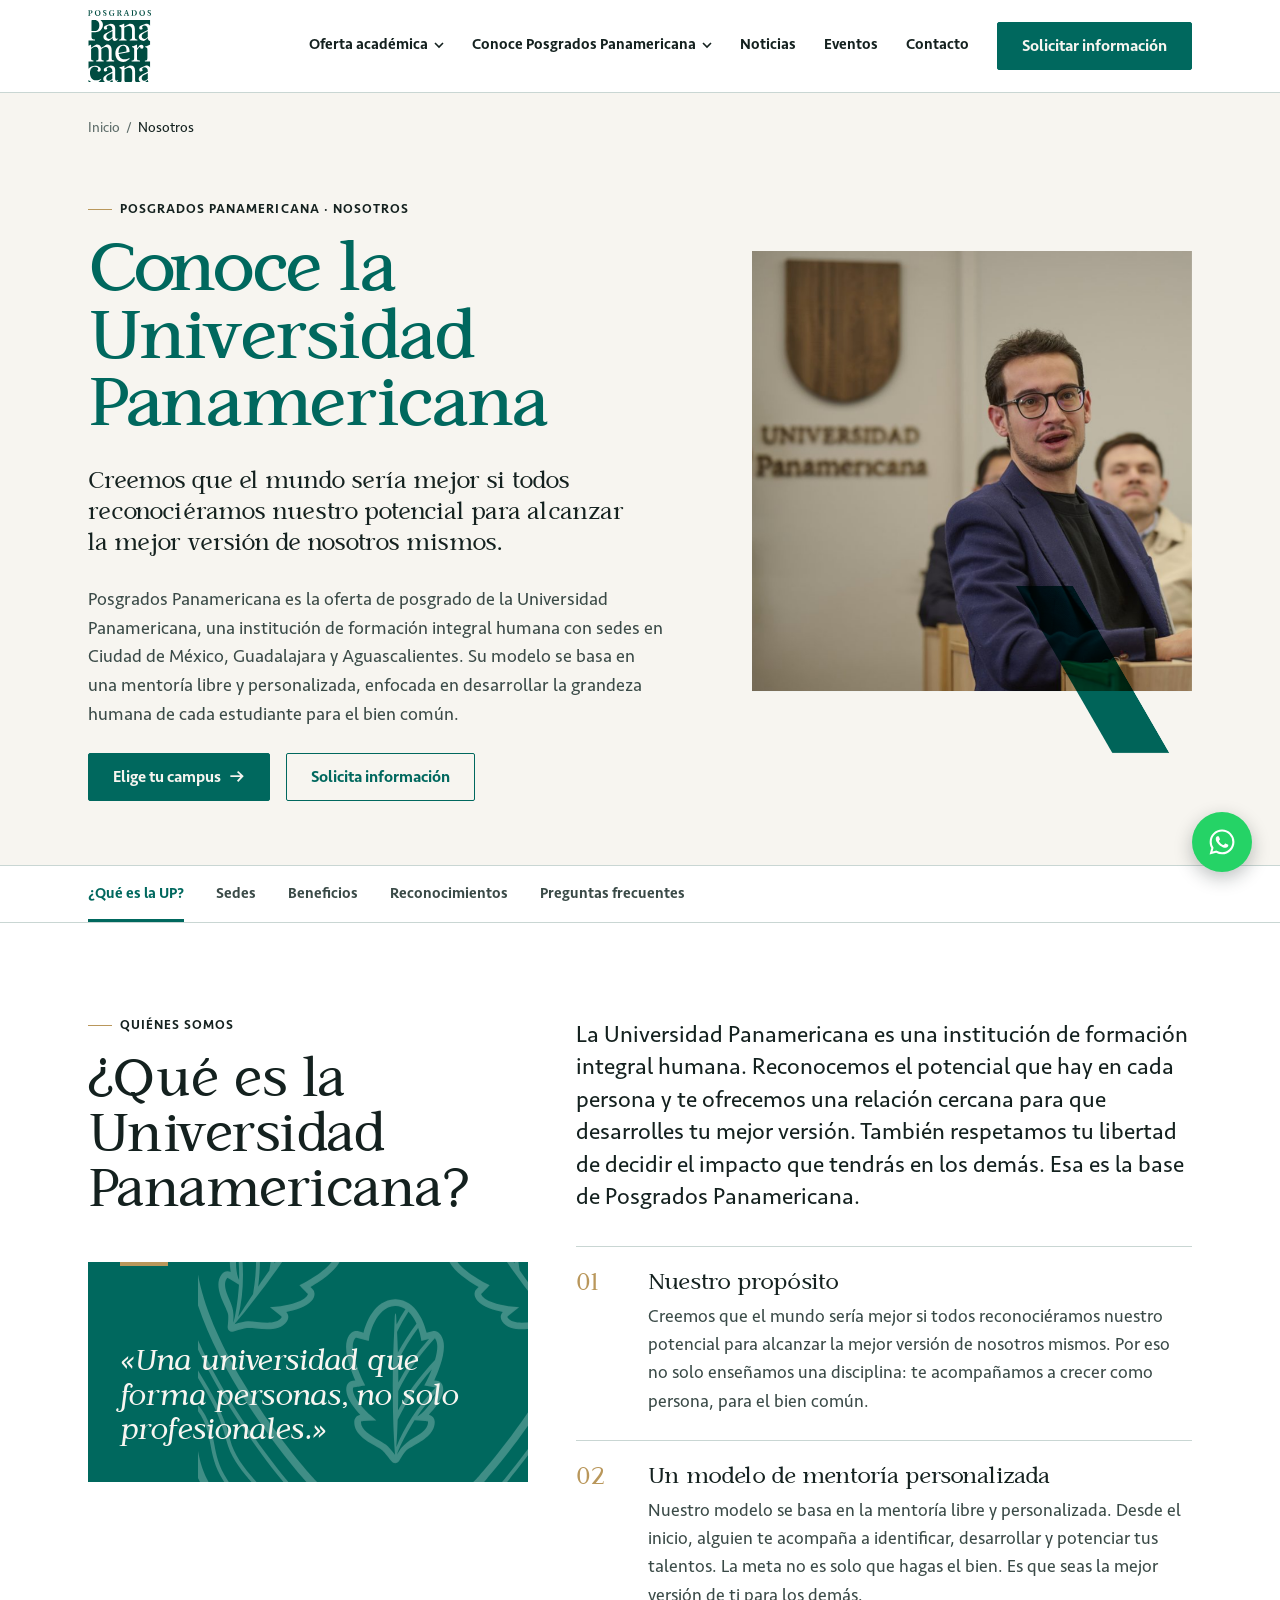
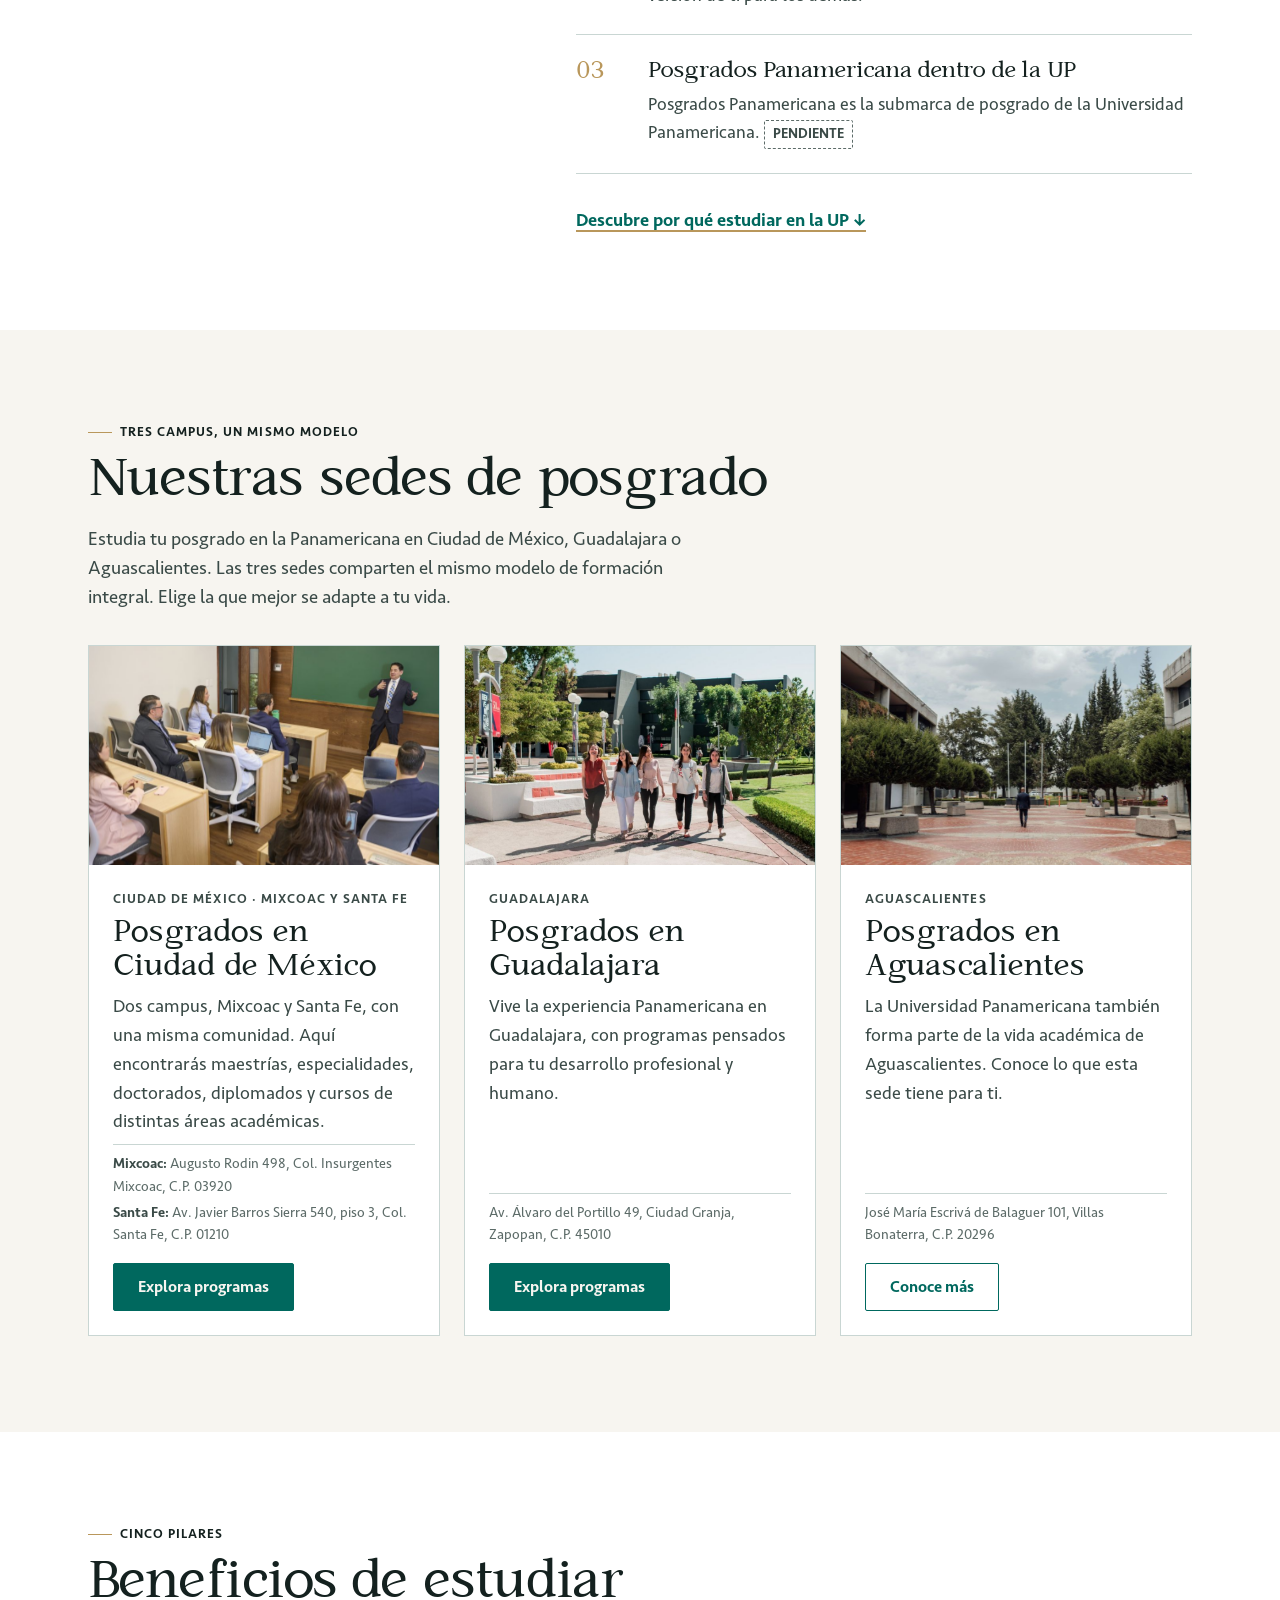
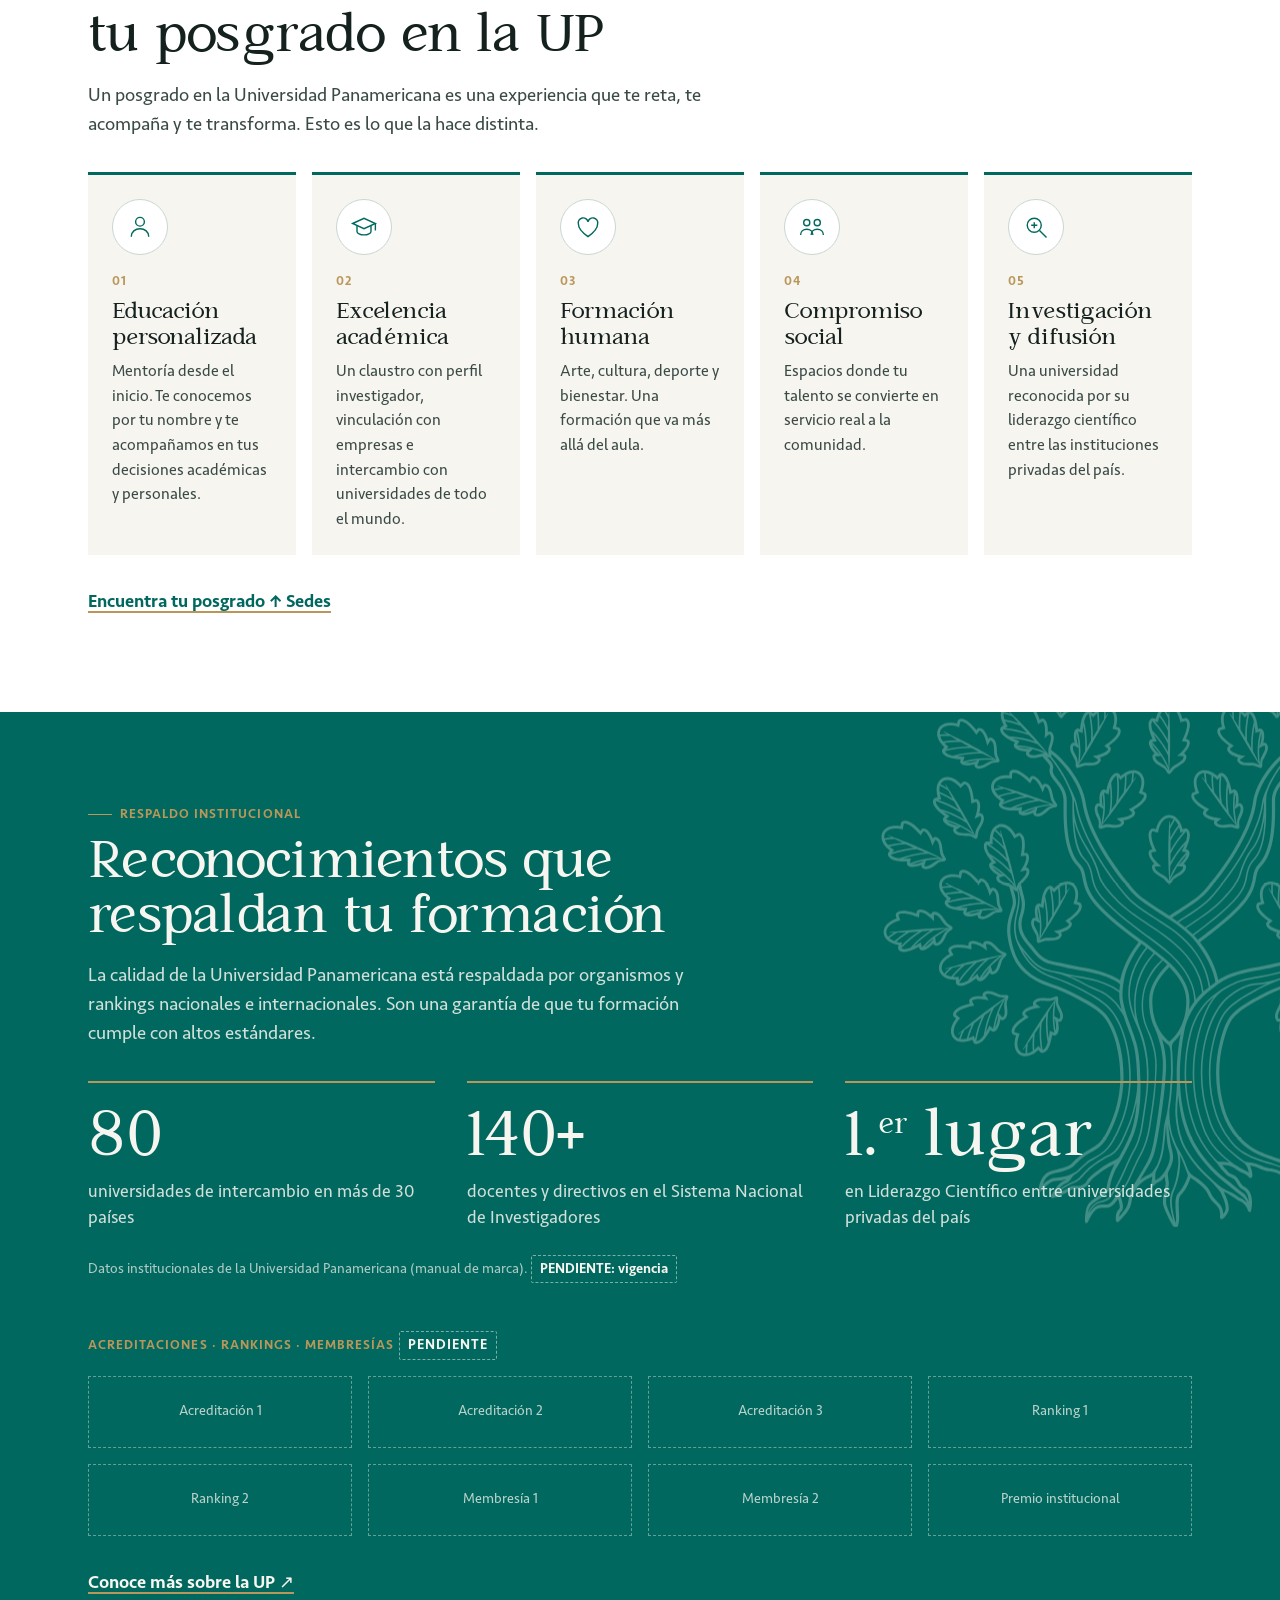
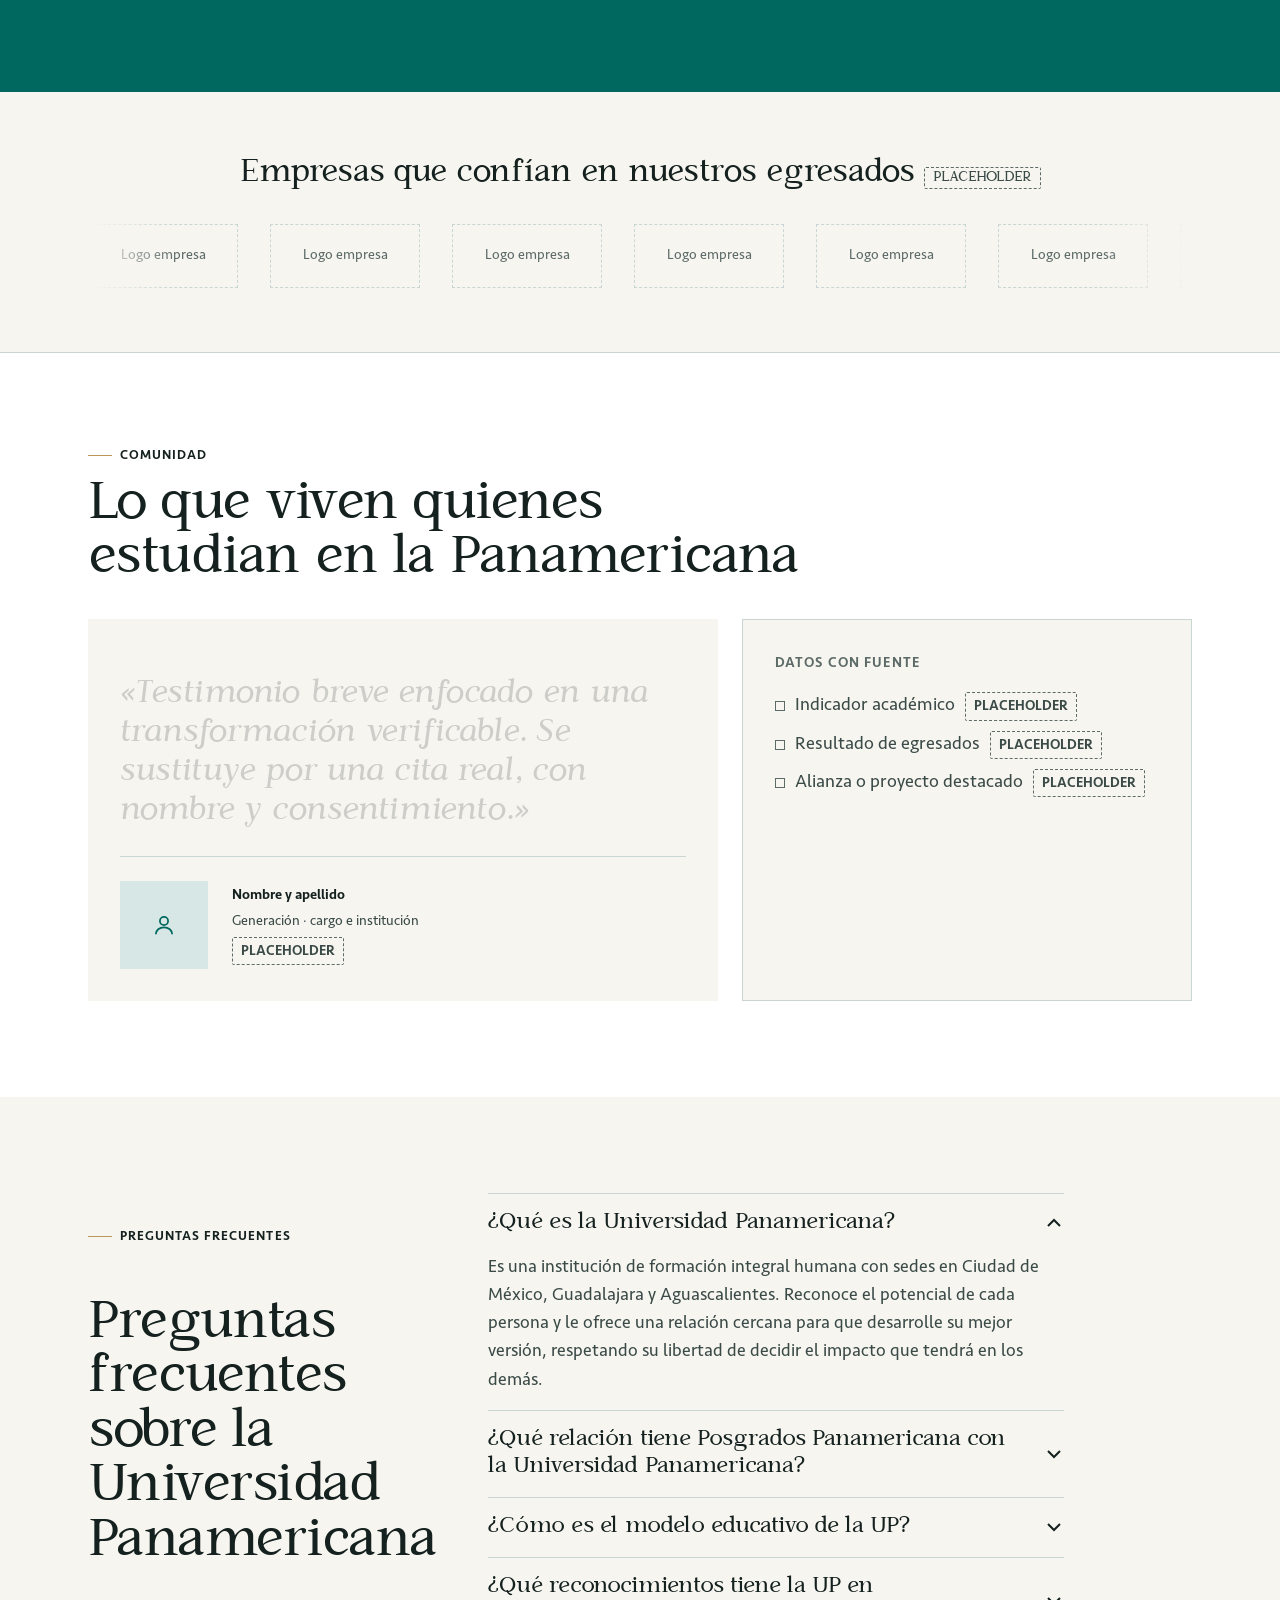
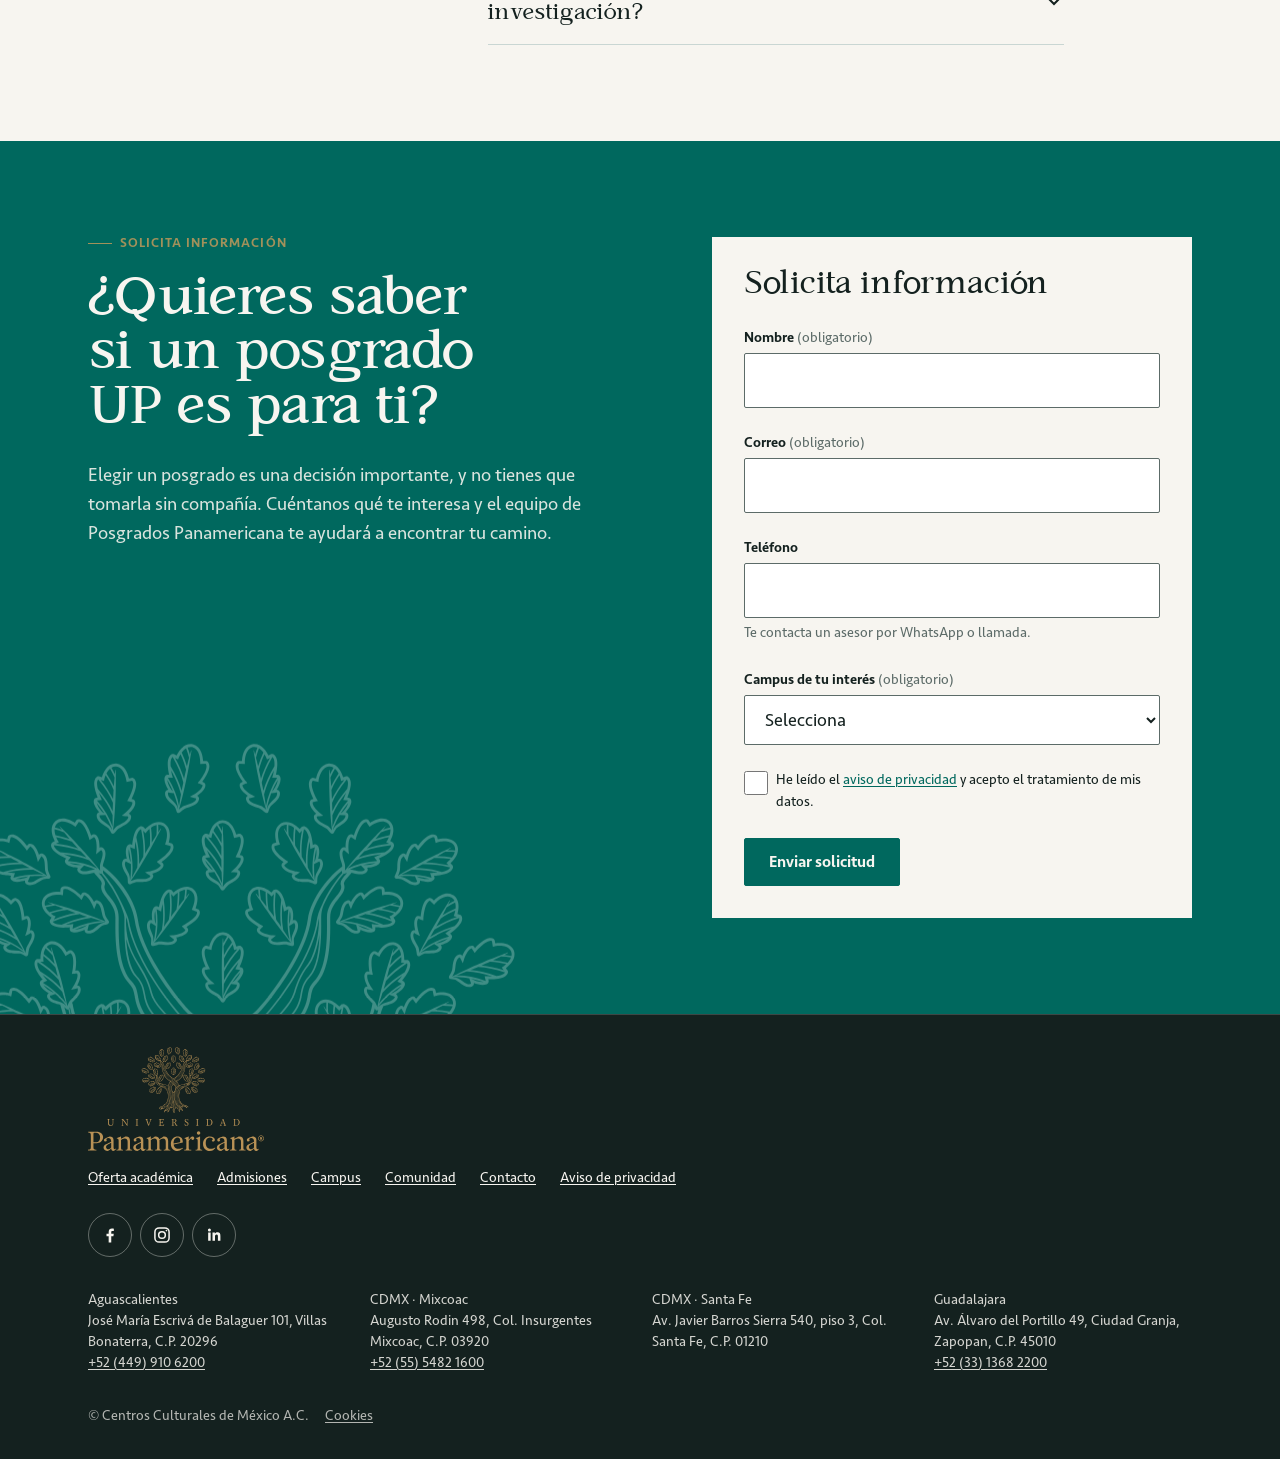
<file: design-system/nosotros.html>
<!DOCTYPE html>
<html lang="es-MX">
<head>
<meta charset="utf-8">
<meta name="viewport" content="width=device-width, initial-scale=1">
<title>Nosotros | Posgrados Universidad Panamericana</title>
<meta name="description" content="Conoce la Universidad Panamericana: una institución de formación integral humana con sedes en Ciudad de México, Guadalajara y Aguascalientes, y un modelo de mentoría libre y personalizada para tu posgrado.">
<meta name="robots" content="noindex, nofollow">
<link rel="canonical" href="https://posgrados-panamericana.up.edu.mx/nosotros">
<link rel="stylesheet" href="ds.css?v=6">
<link rel="stylesheet" href="camino.css?v=6">
<link rel="stylesheet" href="campus.css?v=35">
<link rel="stylesheet" href="programa.css?v=31">
<link rel="stylesheet" href="sede.css?v=8">
<link rel="stylesheet" href="nosotros.css?v=2">
<script type="application/ld+json">[{"@context": "https://schema.org", "@type": "BreadcrumbList", "itemListElement": [{"@type": "ListItem", "position": 1, "name": "Inicio", "item": "https://posgrados-panamericana.up.edu.mx/"}, {"@type": "ListItem", "position": 2, "name": "Nosotros", "item": "https://posgrados-panamericana.up.edu.mx/nosotros"}]}, {"@context": "https://schema.org", "@type": "FAQPage", "mainEntity": [{"@type": "Question", "name": "¿Qué es la Universidad Panamericana?", "acceptedAnswer": {"@type": "Answer", "text": "Es una institución de formación integral humana con sedes en Ciudad de México, Guadalajara y Aguascalientes. Reconoce el potencial de cada persona y le ofrece una relación cercana para que desarrolle su mejor versión, respetando su libertad de decidir el impacto que tendrá en los demás."}}, {"@type": "Question", "name": "¿Qué relación tiene Posgrados Panamericana con la Universidad Panamericana?", "acceptedAnswer": {"@type": "Answer", "text": "Posgrados Panamericana es la submarca de posgrado de la Universidad Panamericana. Reúne sus maestrías, especialidades, doctorados, diplomados y programas de educación continua en Ciudad de México, Guadalajara y Aguascalientes, con el mismo modelo de formación integral y mentoría personalizada de la universidad."}}, {"@type": "Question", "name": "¿Cómo es el modelo educativo de la UP?", "acceptedAnswer": {"@type": "Answer", "text": "Se basa en la mentoría libre y personalizada: desde el inicio, alguien te acompaña a identificar, desarrollar y potenciar tus talentos. Se sostiene en cinco pilares: educación personalizada, excelencia académica, formación humana, compromiso social e investigación y difusión."}}, {"@type": "Question", "name": "¿Qué reconocimientos tiene la UP en investigación?", "acceptedAnswer": {"@type": "Answer", "text": "La Universidad Panamericana ocupa el primer lugar entre las universidades privadas del país en Liderazgo Científico, cuenta con más de 140 docentes y directivos en el Sistema Nacional de Investigadores y mantiene intercambio académico con 80 universidades en más de 30 países."}}]}]</script>
</head>
<body class="cp-pagina pg-pagina sd-pagina ns-pagina">
<a class="oculto-visual" href="#contenido">Saltar al contenido</a>
<!--
  Página Nosotros (2026-10-16)
  Estructura y copy: wireframe de Figma «Plantilla — Nosotros» (copy del manual de marca; sin cifras ni fechas no confirmadas).
  Sistema: Propuesta B (cabecera del Figma, escala tipográfica por roles, Master graphic B, textura Roble sin foto).
-->

<!-- Cabecera según el wireframe de Figma (2026-09-25, a pedido de Jazmín Córdova):
     logo · Oferta académica ▾ · Conoce Posgrados Panamericana ▾ · Noticias · Eventos · Contacto · Solicitar información.
     Sin barra institucional. El contenido de los desplegables no está en el Figma: sale de la lista de páginas
     del cliente y del inventario oficial (pendiente B29). -->
<header class="cp-cab" id="cab">
  <div class="contenedor cp-cab__barra">
    <a class="cp-cab__logo" href="#" aria-label="Posgrados Panamericana — Inicio"><img src="img/logo-posgrados.svg" width="290" height="330" alt=""></a>
    <nav class="cp-nav" aria-label="Principal">
      <ul class="cp-nav__lista">
        <li class="cp-nav__item">
          <button class="cp-nav__boton" type="button" aria-expanded="false" aria-controls="d-oferta">Oferta académica<svg viewBox="0 0 10 10" aria-hidden="true"><path d="M1 3l4 4 4-4" fill="none" stroke="currentColor" stroke-width="1.6"/></svg></button>
          <div class="cp-desp" id="d-oferta" hidden><div class="contenedor cp-desp__rejilla">
          <div class="cp-desp__col">
            <p class="cp-desp__titulo">Por nivel</p>
            <ul>
              <li><a href="#"><span>Maestrías</span><b>84</b></a></li>
              <li><a href="#"><span>Especialidades</span><b>41</b></a></li>
              <li><a href="#"><span>Doctorados</span><b>10</b></a></li>
              <li><a href="#"><span>Diplomados</span><b>13</b></a></li>
              <li><a href="#"><span>Educación continua</span><b>1</b></a></li>
              <li><a href="https://www.up.edu.mx/investigacion/ecosistema-de-innovacion/posgrados/"><span>Programas de investigación</span><b>13</b></a></li>
            </ul>
          </div>
          <div class="cp-desp__col">
            <p class="cp-desp__titulo">Por campus</p>
            <ul>
              <li><a href="sede-cdmx.html" aria-current="page"><span>Ciudad de México</span><b>75</b></a></li>
              <li><a href="inicio-b.html#sedes"><span>Guadalajara</span><b>44</b></a></li>
              <li><a href="inicio-b.html#sedes"><span>Aguascalientes</span><b>31</b></a></li>
            </ul>
          </div>
          <div class="cp-desp__col cp-desp__col--marca">
            <div class="banda" aria-hidden="true"></div>
            <p class="cp-desp__cifra"><b>150</b> programas de posgrado en 3 campus</p>
            <a class="cp-desp__todo" href="#">Ver todos los programas <span aria-hidden="true">→</span></a>
          </div>
          </div></div>
        </li>
        <li class="cp-nav__item">
          <button class="cp-nav__boton" type="button" aria-expanded="false" aria-controls="d-conoce">Conoce Posgrados Panamericana<svg viewBox="0 0 10 10" aria-hidden="true"><path d="M1 3l4 4 4-4" fill="none" stroke="currentColor" stroke-width="1.6"/></svg></button>
          <div class="cp-desp" id="d-conoce" hidden><div class="contenedor cp-desp__rejilla">
          <div class="cp-desp__col">
            <p class="cp-desp__titulo">Posgrados Panamericana</p>
            <ul>
              <li><a href="nosotros.html"><span>Nosotros</span></a></li>
              <li><a href="inicio-b.html#sedes"><span>Sedes</span></a></li>
              <li><a href="#"><span>Admisiones</span></a></li>
              <li><a href="#"><span>Becas, financiamiento y convenios</span></a></li>
            </ul>
          </div>
          <div class="cp-desp__col">
            <p class="cp-desp__titulo">En esta página</p>
            <ul>
              <li><a href="inicio-b.html#por-que"><span>¿Por qué Posgrados Panamericana?</span></a></li>
              <li><a href="inicio-b.html#testimonios"><span>Experiencia de egresados</span></a></li>
              <li><a href="inicio-b.html#preguntas"><span>Preguntas frecuentes</span></a></li>
            </ul>
          </div>
          <div class="cp-desp__col cp-desp__col--marca">
            <div class="banda" aria-hidden="true"></div>
            <p class="cp-desp__cifra">Un espacio para descubrir tu mejor versión.</p>
            <a class="cp-desp__todo" href="#solicitud" data-ir-form>Solicita información <span aria-hidden="true">→</span></a>
          </div>
          </div></div>
        </li>
        <li class="cp-nav__item"><a class="cp-nav__enlace" href="noticias.html">Noticias</a></li>
        <li class="cp-nav__item"><a class="cp-nav__enlace" href="eventos.html">Eventos</a></li>
        <li class="cp-nav__item"><a class="cp-nav__enlace" href="#">Contacto</a></li>
      </ul>
    </nav>
    <a class="boton boton--primario cp-cab__cta" href="#solicitud" data-ir-form>Solicitar información</a>
    <span class="cp-progreso" id="progreso" aria-hidden="true"></span>
    <button class="cab__menu cp-cab__menu" id="abrir-menu" type="button" aria-expanded="false" aria-controls="capa-menu"><span class="hamb" aria-hidden="true"><i></i><i></i><i></i></span>Menú</button>
  </div>
</header>
<div class="cp-velo" id="velo" hidden></div>

<!-- Menú móvil: la misma estructura del Figma, con acordeones -->
<div class="capa cp-capa" id="capa-menu" role="dialog" aria-modal="true" aria-label="Menú" hidden>
  <div class="banda banda--atenuada banda--traza" aria-hidden="true"></div>
  <div class="contenedor">
    <div class="capa__cabeza">
      <span class="marca-texto">Posgrados Panamericana</span>
      <button class="cab__menu" id="cerrar-menu" type="button">Cerrar</button>
    </div>
    <nav class="cp-capa__nav" aria-label="Principal (móvil)">
      <div class="cp-capa__item">
        <button class="cp-capa__boton" type="button" aria-expanded="false" aria-controls="m-oferta">Oferta académica<svg viewBox="0 0 10 10" aria-hidden="true"><path d="M1 3l4 4 4-4" fill="none" stroke="currentColor" stroke-width="1.6"/></svg></button>
        <div class="cp-capa__panel" id="m-oferta" hidden><div class="cp-desp__col">
            <p class="cp-desp__titulo">Por nivel</p>
            <ul>
              <li><a href="#"><span>Maestrías</span><b>84</b></a></li>
              <li><a href="#"><span>Especialidades</span><b>41</b></a></li>
              <li><a href="#"><span>Doctorados</span><b>10</b></a></li>
              <li><a href="#"><span>Diplomados</span><b>13</b></a></li>
              <li><a href="#"><span>Educación continua</span><b>1</b></a></li>
              <li><a href="https://www.up.edu.mx/investigacion/ecosistema-de-innovacion/posgrados/"><span>Programas de investigación</span><b>13</b></a></li>
            </ul>
          </div>
          <div class="cp-desp__col">
            <p class="cp-desp__titulo">Por campus</p>
            <ul>
              <li><a href="sede-cdmx.html" aria-current="page"><span>Ciudad de México</span><b>75</b></a></li>
              <li><a href="inicio-b.html#sedes"><span>Guadalajara</span><b>44</b></a></li>
              <li><a href="inicio-b.html#sedes"><span>Aguascalientes</span><b>31</b></a></li>
            </ul>
          </div>
          <div class="cp-desp__col cp-desp__col--marca">
            <div class="banda" aria-hidden="true"></div>
            <p class="cp-desp__cifra"><b>150</b> programas de posgrado en 3 campus</p>
            <a class="cp-desp__todo" href="#">Ver todos los programas <span aria-hidden="true">→</span></a>
          </div></div>
      </div>
      <div class="cp-capa__item">
        <button class="cp-capa__boton" type="button" aria-expanded="false" aria-controls="m-conoce">Conoce Posgrados Panamericana<svg viewBox="0 0 10 10" aria-hidden="true"><path d="M1 3l4 4 4-4" fill="none" stroke="currentColor" stroke-width="1.6"/></svg></button>
        <div class="cp-capa__panel" id="m-conoce" hidden><div class="cp-desp__col">
            <p class="cp-desp__titulo">Posgrados Panamericana</p>
            <ul>
              <li><a href="nosotros.html"><span>Nosotros</span></a></li>
              <li><a href="inicio-b.html#sedes"><span>Sedes</span></a></li>
              <li><a href="#"><span>Admisiones</span></a></li>
              <li><a href="#"><span>Becas, financiamiento y convenios</span></a></li>
            </ul>
          </div>
          <div class="cp-desp__col">
            <p class="cp-desp__titulo">En esta página</p>
            <ul>
              <li><a href="inicio-b.html#por-que"><span>¿Por qué Posgrados Panamericana?</span></a></li>
              <li><a href="inicio-b.html#testimonios"><span>Experiencia de egresados</span></a></li>
              <li><a href="inicio-b.html#preguntas"><span>Preguntas frecuentes</span></a></li>
            </ul>
          </div>
          <div class="cp-desp__col cp-desp__col--marca">
            <div class="banda" aria-hidden="true"></div>
            <p class="cp-desp__cifra">Un espacio para descubrir tu mejor versión.</p>
            <a class="cp-desp__todo" href="#solicitud" data-ir-form>Solicita información <span aria-hidden="true">→</span></a>
          </div></div>
      </div>
      <div class="cp-capa__item"><a class="cp-capa__enlace" href="noticias.html">Noticias</a></div>
      <div class="cp-capa__item"><a class="cp-capa__enlace" href="eventos.html">Eventos</a></div>
      <div class="cp-capa__item"><a class="cp-capa__enlace" href="#">Contacto</a></div>
    </nav>
    <a class="boton boton--primario cp-capa__cta" href="#solicitud" data-ir-form>Solicitar información</a>
  </div>
</div>



<main id="contenido">

  <div class="contenedor pg-migas"><nav aria-label="Ruta"><ol>
    <li><a href="inicio-b.html">Inicio</a></li><li aria-current="page">Nosotros</li>
  </ol></nav></div>

  <!-- 01 · Portada institucional: Master graphic B (franco cuartel cuadrado + tahalí 329 en multiply) -->
  <section class="pg-hero ns-hero" id="inicio" aria-labelledby="h1">
    <div class="contenedor">
      <div class="pg-hero__texto">
        <p class="cap-etiqueta">Posgrados Panamericana · Nosotros</p>
        <h1 id="h1"><span class="linea"><span>Conoce la Universidad</span></span> <span class="linea"><span>Panamericana</span></span></h1>
        <p class="pg-hero__lema">Creemos que el mundo sería mejor si todos reconociéramos nuestro potencial para alcanzar la mejor versión de nosotros mismos.</p>
        <p class="pg-hero__desc">Posgrados Panamericana es la oferta de posgrado de la Universidad Panamericana, una institución de formación integral humana con sedes en Ciudad de México, Guadalajara y Aguascalientes. Su modelo se basa en una mentoría libre y personalizada, enfocada en desarrollar la grandeza humana de cada estudiante para el bien común.</p>
        <div class="pg-hero__acciones">
          <a class="boton boton--primario" href="#sedes" data-ir-seccion="sedes">Elige tu campus <span aria-hidden="true">→</span></a>
          <a class="boton boton--secundario" href="#solicitud" data-intencion="info" data-origen="portada">Solicita información</a>
        </div>
      </div>
      <div class="pg-hero__escena">
        <figure class="pg-hero__foto" style="--foco: 4% 45%">
          <img src="img/escena-02.jpg" width="1440" height="960" alt="Estudiantes de posgrado en un aula de la Universidad Panamericana, con el escudo de la universidad al fondo" fetchpriority="high" data-parallax="0.12">
        </figure>
        <div class="pg-hero__tahali" aria-hidden="true"></div>
      </div>
    </div>
  </section>

  <!-- 02 · Navegación interna -->
  <nav class="pg-tabs" id="tabs" aria-label="Secciones de la página">
    <div class="contenedor">
      <div class="pg-tabs__pista" id="tabs-pista">
        <a href="#que-es-la-up">¿Qué es la UP?</a>
        <a href="#sedes">Sedes</a>
        <a href="#beneficios">Beneficios</a>
        <a href="#reconocimientos">Reconocimientos</a>
        <a href="#preguntas">Preguntas frecuentes</a>
        <span class="pg-tabs__indicador" id="tabs-indicador" aria-hidden="true"></span>
      </div>
    </div>
  </nav>

  <!-- 03 · ¿Qué es la UP? Columna izquierda fija con la cita de propósito; el cuerpo avanza a la derecha -->
  <section class="pg-seccion pg-seccion--elevada" id="que-es-la-up" aria-labelledby="h-quees">
    <div class="contenedor ns-quees">
      <div class="ns-quees__lado">
        <p class="cap-etiqueta">Quiénes somos</p>
        <h2 class="cp-h2 cp-mascara" id="h-quees">¿Qué es la Universidad Panamericana?</h2>
        <figure class="ns-cita cp-revela">
          <div class="textura-roble textura-roble--acercamiento" data-parallax="0.06" aria-hidden="true"></div>
          <blockquote>«Una universidad que forma personas, no solo profesionales.»</blockquote>
        </figure>
      </div>
      <div class="ns-quees__cuerpo">
        <p class="ns-quees__lead cp-revela">La Universidad Panamericana es una institución de formación integral humana. Reconocemos el potencial que hay en cada persona y te ofrecemos una relación cercana para que desarrolles tu mejor versión. También respetamos tu libertad de decidir el impacto que tendrás en los demás. Esa es la base de Posgrados Panamericana.</p>
        <ol class="ns-bloques">
          <li class="cp-revela"><span class="ns-bloques__n" aria-hidden="true">01</span><div><h3>Nuestro propósito</h3><p>Creemos que el mundo sería mejor si todos reconociéramos nuestro potencial para alcanzar la mejor versión de nosotros mismos. Por eso no solo enseñamos una disciplina: te acompañamos a crecer como persona, para el bien común.</p></div></li>
          <li class="cp-revela"><span class="ns-bloques__n" aria-hidden="true">02</span><div><h3>Un modelo de mentoría personalizada</h3><p>Nuestro modelo se basa en la mentoría libre y personalizada. Desde el inicio, alguien te acompaña a identificar, desarrollar y potenciar tus talentos. La meta no es solo que hagas el bien. Es que seas la mejor versión de ti para los demás.</p></div></li>
          <li class="cp-revela"><span class="ns-bloques__n" aria-hidden="true">03</span><div><h3>Posgrados Panamericana dentro de la UP</h3><p>Posgrados Panamericana es la submarca de posgrado de la Universidad Panamericana. <span class="ds__tag ds__tag--placeholder">PENDIENTE</span></p></div></li>
        </ol>
        <a class="pg-enlace-cta" href="#beneficios" data-ir-seccion="beneficios">Descubre por qué estudiar en la UP <span aria-hidden="true">↓</span></a>
      </div>
    </div>
  </section>

  <!-- 04 · Sedes (módulo del Home, sin conteos de programas) -->
  <section class="pg-seccion pg-seccion--papel" id="sedes" aria-labelledby="h-sedes">
    <div class="contenedor">
      <div class="pg-cabeza"><p class="cap-etiqueta">Tres campus, un mismo modelo</p><h2 class="cp-h2 cp-mascara" id="h-sedes">Nuestras sedes de posgrado</h2><p class="cp-apoyo">Estudia tu posgrado en la Panamericana en Ciudad de México, Guadalajara o Aguascalientes. Las tres sedes comparten el mismo modelo de formación integral. Elige la que mejor se adapte a tu vida.</p></div>
      <ul class="cp-sedes ns-sedes">
        <li class="cp-sede cp-revela" style="--k:0">
          <div class="cp-sede__foto"><img src="img/mosaico-02.jpg" width="960" height="640" alt="Salón de posgrados del campus Mixcoac durante una clase" loading="lazy" data-parallax="0.08"></div>
          <div class="cp-sede__cuerpo">
            <p class="ns-sede__lugar">Ciudad de México · Mixcoac y Santa Fe</p>
            <h3>Posgrados en Ciudad de México</h3>
            <p>Dos campus, Mixcoac y Santa Fe, con una misma comunidad. Aquí encontrarás maestrías, especialidades, doctorados, diplomados y cursos de distintas áreas académicas.</p>
            <ul class="ns-sede__dir"><li><b>Mixcoac:</b> Augusto Rodin 498, Col. Insurgentes Mixcoac, C.P. 03920</li><li><b>Santa Fe:</b> Av. Javier Barros Sierra 540, piso 3, Col. Santa Fe, C.P. 01210</li></ul>
            <a class="boton boton--primario" href="sede-cdmx.html">Explora programas</a>
          </div>
        </li>
        <li class="cp-sede cp-revela" style="--k:1">
          <div class="cp-sede__foto"><img src="img/sede-guadalajara.jpg" width="1280" height="854" alt="Estudiantes caminan por los jardines del campus Guadalajara de la Universidad Panamericana" loading="lazy" data-parallax="0.08" style="object-position: 50% 62%"></div>
          <div class="cp-sede__cuerpo">
            <p class="ns-sede__lugar">Guadalajara</p>
            <h3>Posgrados en Guadalajara</h3>
            <p>Vive la experiencia Panamericana en Guadalajara, con programas pensados para tu desarrollo profesional y humano.</p>
            <ul class="ns-sede__dir"><li>Av. Álvaro del Portillo 49, Ciudad Granja, Zapopan, C.P. 45010</li></ul>
            <a class="boton boton--primario" href="#">Explora programas</a>
          </div>
        </li>
        <li class="cp-sede cp-revela" style="--k:2">
          <div class="cp-sede__foto"><img src="img/sede-aguascalientes.jpg" width="1024" height="683" alt="Patio central del campus Aguascalientes de la Universidad Panamericana" loading="lazy" data-parallax="0.08" style="object-position: 50% 55%"></div>
          <div class="cp-sede__cuerpo">
            <p class="ns-sede__lugar">Aguascalientes</p>
            <h3>Posgrados en Aguascalientes</h3>
            <p>La Universidad Panamericana también forma parte de la vida académica de Aguascalientes. Conoce lo que esta sede tiene para ti.</p>
            <ul class="ns-sede__dir"><li>José María Escrivá de Balaguer 101, Villas Bonaterra, C.P. 20296</li></ul>
            <a class="boton boton--secundario" href="#">Conoce más</a>
          </div>
        </li>
      </ul>
    </div>
  </section>

  <!-- 05 · Beneficios: los 5 pilares de la oferta de valor (manual de marca) -->
  <section class="pg-seccion pg-seccion--elevada" id="beneficios" aria-labelledby="h-beneficios">
    <div class="contenedor">
      <div class="pg-cabeza"><p class="cap-etiqueta">Cinco pilares</p><h2 class="cp-h2 cp-mascara" id="h-beneficios">Beneficios de estudiar tu posgrado en la UP</h2><p class="cp-apoyo">Un posgrado en la Universidad Panamericana es una experiencia que te reta, te acompaña y te transforma. Esto es lo que la hace distinta.</p></div>
      <ol class="ns-pilares">
        <li class="ns-pilar cp-revela" style="--k:0">
          <span class="ns-pilar__icono" aria-hidden="true"><svg viewBox="0 0 32 32" fill="none" stroke="currentColor" stroke-width="1.6"><circle cx="16" cy="10" r="5"/><path d="M6 27c0-5.5 4.5-9 10-9s10 3.5 10 9"/></svg></span>
          <span class="ns-pilar__n">01</span><h3>Educación personalizada</h3><p>Mentoría desde el inicio. Te conocemos por tu nombre y te acompañamos en tus decisiones académicas y personales.</p>
        </li>
        <li class="ns-pilar cp-revela" style="--k:1">
          <span class="ns-pilar__icono" aria-hidden="true"><svg viewBox="0 0 32 32" fill="none" stroke="currentColor" stroke-width="1.6"><path d="M3 12l13-6 13 6-13 6z"/><path d="M8 14.5V21c0 2 3.6 4 8 4s8-2 8-4v-6.5"/><path d="M29 12v8"/></svg></span>
          <span class="ns-pilar__n">02</span><h3>Excelencia académica</h3><p>Un claustro con perfil investigador, vinculación con empresas e intercambio con universidades de todo el mundo.</p>
        </li>
        <li class="ns-pilar cp-revela" style="--k:2">
          <span class="ns-pilar__icono" aria-hidden="true"><svg viewBox="0 0 32 32" fill="none" stroke="currentColor" stroke-width="1.6"><path d="M16 27C9 22 5 17.5 5 12.5A5.5 5.5 0 0 1 16 10a5.5 5.5 0 0 1 11 2.5C27 17.5 23 22 16 27z"/></svg></span>
          <span class="ns-pilar__n">03</span><h3>Formación humana</h3><p>Arte, cultura, deporte y bienestar. Una formación que va más allá del aula.</p>
        </li>
        <li class="ns-pilar cp-revela" style="--k:3">
          <span class="ns-pilar__icono" aria-hidden="true"><svg viewBox="0 0 32 32" fill="none" stroke="currentColor" stroke-width="1.6"><circle cx="10" cy="11" r="3.5"/><circle cx="22" cy="11" r="3.5"/><path d="M3 25c0-4 3-6.5 7-6.5s7 2.5 7 6.5M15 25c0-4 3-6.5 7-6.5s7 2.5 7 6.5"/></svg></span>
          <span class="ns-pilar__n">04</span><h3>Compromiso social</h3><p>Espacios donde tu talento se convierte en servicio real a la comunidad.</p>
        </li>
        <li class="ns-pilar cp-revela" style="--k:4">
          <span class="ns-pilar__icono" aria-hidden="true"><svg viewBox="0 0 32 32" fill="none" stroke="currentColor" stroke-width="1.6"><circle cx="14" cy="14" r="8"/><path d="M20 20l8 8"/><path d="M10.5 14h7M14 10.5v7"/></svg></span>
          <span class="ns-pilar__n">05</span><h3>Investigación y difusión</h3><p>Una universidad reconocida por su liderazgo científico entre las instituciones privadas del país.</p>
        </li>
      </ol>
      <a class="pg-enlace-cta ns-volver" href="#sedes" data-ir-seccion="sedes">Encuentra tu posgrado <span aria-hidden="true">↑</span> Sedes</a>
    </div>
  </section>

  <!-- 06 · Reconocimientos: cifras institucionales (manual de marca) + acreditaciones -->
  <section class="pg-seccion ns-reconoce" id="reconocimientos" aria-labelledby="h-reconoce">
    <div class="textura-roble" data-parallax="0.1" aria-hidden="true"></div>
    <div class="contenedor">
      <div class="pg-cabeza"><p class="cap-etiqueta">Respaldo institucional</p><h2 class="cp-h2 cp-mascara" id="h-reconoce">Reconocimientos que respaldan tu formación</h2><p class="cp-apoyo">La calidad de la Universidad Panamericana está respaldada por organismos y rankings nacionales e internacionales. Son una garantía de que tu formación cumple con altos estándares.</p></div>
      <ul class="ns-cifras">
        <li class="cp-revela" style="--k:0"><b data-cuenta="80">80</b><span>universidades de intercambio en más de 30 países</span></li>
        <li class="cp-revela" style="--k:1"><b><span data-cuenta="140">140</span>+</b><span>docentes y directivos en el Sistema Nacional de Investigadores</span></li>
        <li class="cp-revela" style="--k:2"><b>1.<sup>er</sup> lugar</b><span>en Liderazgo Científico entre universidades privadas del país</span></li>
      </ul>
      <p class="ns-fuente">Datos institucionales de la Universidad Panamericana (manual de marca). <span class="ds__tag ds__tag--placeholder">PENDIENTE: vigencia</span></p>
      <div class="ns-sellos">
        <p class="ns-sellos__titulo">Acreditaciones · rankings · membresías <span class="ds__tag ds__tag--placeholder">PENDIENTE</span></p>
        <ul>
          <li>Acreditación 1</li><li>Acreditación 2</li><li>Acreditación 3</li><li>Ranking 1</li><li>Ranking 2</li><li>Membresía 1</li><li>Membresía 2</li><li>Premio institucional</li>
        </ul>
      </div>
      <a class="ns-enlace-claro" href="https://www.up.edu.mx/" target="_blank" rel="noopener">Conoce más sobre la UP <span aria-hidden="true">↗</span><span class="oculto-visual"> (se abre en otra pestaña)</span></a>
    </div>
  </section>

  <!-- 06b · Empresas aliadas (se oculta si UP no entrega logos de Posgrados con autorización) -->
  <section class="ns-empresas" aria-labelledby="h-empresas" data-condicional>
    <div class="contenedor">
      <h2 class="ns-empresas__titulo" id="h-empresas">Empresas que confían en nuestros egresados <span class="ds__tag ds__tag--placeholder">PLACEHOLDER</span></h2>
      <div class="cp-cinta">
        <ul class="cp-cinta__pista"><li>Logo empresa</li><li>Logo empresa</li><li>Logo empresa</li><li>Logo empresa</li><li>Logo empresa</li><li>Logo empresa</li><li>Logo empresa</li><li>Logo empresa</li></ul>
        <ul class="cp-cinta__pista" aria-hidden="true"><li>Logo empresa</li><li>Logo empresa</li><li>Logo empresa</li><li>Logo empresa</li><li>Logo empresa</li><li>Logo empresa</li><li>Logo empresa</li><li>Logo empresa</li></ul>
      </div>
    </div>
  </section>

  <!-- 06c · Testimonio (módulo del Home; se oculta si no hay testimonio real autorizado) -->
  <section class="pg-seccion pg-seccion--elevada" id="testimonios" aria-labelledby="h-testimonios" data-condicional>
    <div class="contenedor">
      <div class="pg-cabeza"><p class="cap-etiqueta">Comunidad</p><h2 class="cp-h2 cp-mascara" id="h-testimonios">Lo que viven quienes estudian en la Panamericana</h2></div>
      <div class="cp-prueba">
        <figure class="cp-testimonio cp-revela">
          <blockquote data-ilumina>«Testimonio breve enfocado en una transformación verificable. Se sustituye por una cita real, con nombre y consentimiento.»</blockquote>
          <figcaption class="cp-testimonio__autor">
            <div class="cp-testimonio__foto" role="img" aria-label="Espacio para la fotografía del egresado"><svg width="28" height="28" viewBox="0 0 24 24" fill="none" stroke="currentColor" stroke-width="1.5" aria-hidden="true"><circle cx="12" cy="8.5" r="3.5"/><path d="M5 20c0-3.6 3.1-6 7-6s7 2.4 7 6"/></svg></div>
            <div class="cp-testimonio__datos"><b>Nombre y apellido</b><span>Generación · cargo e institución</span><span class="ds__tag ds__tag--placeholder">PLACEHOLDER</span></div>
          </figcaption>
        </figure>
        <div class="cp-datos cp-revela" style="--k:1">
          <h3>Datos con fuente</h3>
          <ul><li>Indicador académico <span class="ds__tag ds__tag--placeholder">PLACEHOLDER</span></li><li>Resultado de egresados <span class="ds__tag ds__tag--placeholder">PLACEHOLDER</span></li><li>Alianza o proyecto destacado <span class="ds__tag ds__tag--placeholder">PLACEHOLDER</span></li></ul>
        </div>
      </div>
    </div>
  </section>

  <!-- 07 · Preguntas frecuentes (institucionales, distintas a las del Home) -->
  <section class="pg-seccion pg-seccion--papel" id="preguntas" aria-labelledby="h-faq">
    <div class="contenedor cp-faq">
      <div class="pg-cabeza" style="margin:0"><p class="cap-etiqueta">Preguntas frecuentes</p><h2 class="cp-h2 cp-mascara" id="h-faq">Preguntas frecuentes sobre la Universidad Panamericana</h2></div>
      <div class="acordeon">
        <div class="acordeon__item"><h3><button class="acordeon__boton" aria-expanded="true" aria-controls="faq-1"><span class="q">¿Qué es la Universidad Panamericana?</span><svg viewBox="0 0 20 20" aria-hidden="true"><path d="M4 7l6 6 6-6" fill="none" stroke="currentColor" stroke-width="2"/></svg></button></h3><div class="acordeon__panel" id="faq-1"><div><p>Es una institución de formación integral humana con sedes en Ciudad de México, Guadalajara y Aguascalientes. Reconoce el potencial de cada persona y le ofrece una relación cercana para que desarrolle su mejor versión, respetando su libertad de decidir el impacto que tendrá en los demás.</p></div></div></div>
        <div class="acordeon__item"><h3><button class="acordeon__boton" aria-expanded="false" aria-controls="faq-2"><span class="q">¿Qué relación tiene Posgrados Panamericana con la Universidad Panamericana?</span><svg viewBox="0 0 20 20" aria-hidden="true"><path d="M4 7l6 6 6-6" fill="none" stroke="currentColor" stroke-width="2"/></svg></button></h3><div class="acordeon__panel" id="faq-2" data-cerrado><div><p>Posgrados Panamericana es la submarca de posgrado de la Universidad Panamericana. Reúne sus maestrías, especialidades, doctorados, diplomados y programas de educación continua en Ciudad de México, Guadalajara y Aguascalientes, con el mismo modelo de formación integral y mentoría personalizada de la universidad.</p></div></div></div>
        <div class="acordeon__item"><h3><button class="acordeon__boton" aria-expanded="false" aria-controls="faq-3"><span class="q">¿Cómo es el modelo educativo de la UP?</span><svg viewBox="0 0 20 20" aria-hidden="true"><path d="M4 7l6 6 6-6" fill="none" stroke="currentColor" stroke-width="2"/></svg></button></h3><div class="acordeon__panel" id="faq-3" data-cerrado><div><p>Se basa en la mentoría libre y personalizada: desde el inicio, alguien te acompaña a identificar, desarrollar y potenciar tus talentos. Se sostiene en cinco pilares: educación personalizada, excelencia académica, formación humana, compromiso social e investigación y difusión.</p></div></div></div>
        <div class="acordeon__item"><h3><button class="acordeon__boton" aria-expanded="false" aria-controls="faq-4"><span class="q">¿Qué reconocimientos tiene la UP en investigación?</span><svg viewBox="0 0 20 20" aria-hidden="true"><path d="M4 7l6 6 6-6" fill="none" stroke="currentColor" stroke-width="2"/></svg></button></h3><div class="acordeon__panel" id="faq-4" data-cerrado><div><p>La Universidad Panamericana ocupa el primer lugar entre las universidades privadas del país en Liderazgo Científico, cuenta con más de 140 docentes y directivos en el Sistema Nacional de Investigadores y mantiene intercambio académico con 80 universidades en más de 30 países. <span class="ds__tag ds__tag--placeholder">PENDIENTE: vigencia</span></p></div></div></div>
      </div>
    </div>
  </section>

  <!-- 08 · Cierre con formulario general -->
  <section class="cp-seccion cp-cta cp-cta--roble pg-cta" id="solicitud" aria-labelledby="h-cta">
    <div class="textura-roble" data-parallax="0.12" aria-hidden="true"></div>
    <div class="contenedor">
      <div class="cp-cta__mensaje">
        <p class="cap-etiqueta" style="color:var(--contenido-acento-inverso)">Solicita información</p>
        <h2 id="h-cta" tabindex="-1">¿Quieres saber si un posgrado UP es para ti?</h2>
        <p>Elegir un posgrado es una decisión importante, y no tienes que tomarla sin compañía. Cuéntanos qué te interesa y el equipo de Posgrados Panamericana te ayudará a encontrar tu camino.</p>
      </div>
      <form class="cp-form" id="form-nosotros" novalidate aria-labelledby="h-form">
        <h3 id="h-form">Solicita información</h3>
        <div class="campo"><label class="campo__etiqueta" for="f-nombre">Nombre <span>(obligatorio)</span></label><input class="campo__control" id="f-nombre" type="text" autocomplete="name" required></div>
        <div class="campo"><label class="campo__etiqueta" for="f-correo">Correo <span>(obligatorio)</span></label><input class="campo__control" id="f-correo" type="email" autocomplete="email" required></div>
        <div class="campo"><label class="campo__etiqueta" for="f-tel">Teléfono</label><input class="campo__control" id="f-tel" type="tel" autocomplete="tel"><p class="campo__ayuda">Te contacta un asesor por WhatsApp o llamada.</p></div>
        <div class="campo"><label class="campo__etiqueta" for="f-campus">Campus de tu interés <span>(obligatorio)</span></label><select class="campo__control" id="f-campus" required><option value="">Selecciona</option><option>Ciudad de México</option><option>Guadalajara</option><option>Aguascalientes</option></select></div>
        <input type="hidden" name="origen" id="p-origen" value="directo">
        <div class="campo campo--casilla"><input type="checkbox" id="f-priv" required><label for="f-priv">He leído el <a href="#">aviso de privacidad</a> y acepto el tratamiento de mis datos.</label></div>
        <p class="pg-modal__error" id="f-error" role="alert" hidden>Revisa tu nombre, un correo válido, el campus de tu interés y el aviso de privacidad.</p>
        <button class="boton boton--primario" type="submit">Enviar solicitud</button>
      </form>
      <div class="cp-form pg-gracias" id="f-gracias" hidden tabindex="-1">
        <p class="cap-etiqueta">Solicitud recibida</p>
        <h3>Gracias, te contactaremos pronto</h3>
        <p>Un asesor de admisiones de Posgrados Panamericana se pondrá en contacto contigo.</p>
        <div class="pg-siguiente"><p class="pg-siguiente__titulo">¿Quieres avanzar ahora?</p><div class="pg-siguiente__acciones"><a class="pg-contacto__boton" href="#" data-origen="gracias-nosotros-cita"><svg width="20" height="20" viewBox="0 0 24 24" fill="none" stroke="currentColor" stroke-width="1.8" aria-hidden="true"><rect x="3" y="5" width="18" height="16" rx="1"/><path d="M3 10h18M8 3v4M16 3v4"/></svg><span>Agenda una cita</span></a><a class="pg-contacto__boton" href="#" data-origen="gracias-nosotros-videollamada"><svg width="20" height="20" viewBox="0 0 24 24" fill="none" stroke="currentColor" stroke-width="1.8" aria-hidden="true"><rect x="3" y="6" width="13" height="12" rx="1"/><path d="M16 10l5-3v10l-5-3z"/></svg><span>Agenda una videollamada</span></a></div></div>
      </div>
    </div>
  </section>

</main>

<footer class="pie-camino" id="pie">
  <div class="contenedor">
    <div style="display:grid;gap:var(--espacio-base)">
      <a class="pie-logo" href="https://www.up.edu.mx/" aria-label="Universidad Panamericana"><img src="img/logo-up-roble.svg" width="515" height="305" alt="" loading="lazy"></a>
      <nav aria-label="Pie de página"><ul><li><a href="#">Oferta académica</a></li><li><a href="#">Admisiones</a></li><li><a href="#">Campus</a></li><li><a href="#">Comunidad</a></li><li><a href="#">Contacto</a></li><li><a href="#">Aviso de privacidad</a></li></ul></nav>
      <ul class="pie-redes" aria-label="Redes sociales">
        <li><a href="https://www.facebook.com/UPinstitucional/" target="_blank" rel="noopener" aria-label="Facebook de la Universidad Panamericana (se abre en otra pestaña)"><svg viewBox="0 0 24 24" aria-hidden="true"><path d="M13.5 21v-7.5h2.6l.4-3h-3V8.6c0-.9.3-1.5 1.5-1.5h1.6V4.4c-.3 0-1.2-.1-2.3-.1-2.3 0-3.9 1.4-3.9 4v2.2H7.8v3h2.6V21z" fill="currentColor"/></svg></a></li>
        <li><a href="https://www.instagram.com/upmexico/" target="_blank" rel="noopener" aria-label="Instagram de la Universidad Panamericana (se abre en otra pestaña)"><svg viewBox="0 0 24 24" aria-hidden="true" fill="none" stroke="currentColor" stroke-width="1.8"><rect x="3.5" y="3.5" width="17" height="17" rx="5"/><circle cx="12" cy="12" r="4"/><circle cx="17.3" cy="6.7" r="1" fill="currentColor" stroke="none"/></svg></a></li>
        <li><a href="https://www.linkedin.com/school/universidad-panamericana/" target="_blank" rel="noopener" aria-label="LinkedIn de la Universidad Panamericana (se abre en otra pestaña)"><svg viewBox="0 0 24 24" aria-hidden="true"><path d="M5 9h3v10H5zM6.5 4.3a1.8 1.8 0 110 3.6 1.8 1.8 0 010-3.6zM10.2 9h2.9v1.4h.1c.4-.8 1.4-1.6 2.9-1.6 3.1 0 3.6 2 3.6 4.6V19h-3v-4.9c0-1.2 0-2.7-1.6-2.7s-1.9 1.3-1.9 2.6v5h-3z" fill="currentColor"/></svg></a></li>
      </ul>
    </div>
    <div class="sedes">
      <address>Aguascalientes<br>José María Escrivá de Balaguer 101, Villas Bonaterra, C.P. 20296<br><a href="tel:+524499106200">+52 (449) 910 6200</a></address>
      <address>CDMX · Mixcoac<br>Augusto Rodin 498, Col. Insurgentes Mixcoac, C.P. 03920<br><a href="tel:+525554821600">+52 (55) 5482 1600</a></address>
      <address>CDMX · Santa Fe<br>Av. Javier Barros Sierra 540, piso 3, Col. Santa Fe, C.P. 01210</address>
      <address>Guadalajara<br>Av. Álvaro del Portillo 49, Ciudad Granja, Zapopan, C.P. 45010<br><a href="tel:+523313682200">+52 (33) 1368 2200</a></address>
    </div>
    <p class="legal"><span>© Centros Culturales de México A.C.</span><a href="#">Cookies</a></p>
  </div>
</footer>

<div class="cp-fija" id="cta-fija" aria-hidden="true">
  <a class="boton boton--secundario" href="#sedes" data-ir-seccion="sedes" tabindex="-1">Elige tu campus</a>
  <a class="boton boton--primario" href="#solicitud" data-intencion="info" data-origen="barra-movil" tabindex="-1">Solicitar información</a>
</div>
<script>
const reducido = matchMedia('(prefers-reduced-motion: reduce)').matches;
const suave = reducido ? 'auto' : 'smooth';
const hero = document.getElementById('inicio'), cab = document.getElementById('cab');
const enCaptura = location.search.includes('captura=1');
if (enCaptura) { const st = document.createElement('style'); st.textContent = '*{transition:none!important;animation:none!important}.cp-revela,.cp-mascara{opacity:1!important;transform:none!important}.pg-hero__foto{clip-path:none!important}.pg-hero h1 .linea>span,.pg-hero__lema,.pg-hero__acciones,.pg-hero .cap-etiqueta{transform:none!important;opacity:1!important}.pg-hero__tahali{transform:skewX(30deg) scaleY(1)!important}'; document.head.appendChild(st); }
// Portada
requestAnimationFrame(() => requestAnimationFrame(() => hero.classList.add('trazada')));
setTimeout(() => hero.classList.add('trazada'), 1200);

// Revelado al entrar en vista
const io = new IntersectionObserver(es => es.forEach(e => { if (!e.isIntersecting) return; e.target.classList.add(e.target.matches('[data-traza-en-vista]') ? 'trazada' : 'cp-visto'); io.unobserve(e.target); }), { threshold: 0.15 });
function observarRevela(root) { root.querySelectorAll('.cp-revela, .cp-mascara, [data-traza-en-vista]').forEach(el => io.observe(el)); }
observarRevela(document);
setTimeout(() => document.querySelectorAll('.cp-revela, .cp-mascara').forEach(el => { if (el.getBoundingClientRect().top < innerHeight) el.classList.add('cp-visto'); }), 1500);

// Cifras que cuentan
const ioCuenta = new IntersectionObserver(es => es.forEach(e => {
  if (!e.isIntersecting) return; ioCuenta.unobserve(e.target);
  const fin = +e.target.dataset.cuenta; if (reducido || enCaptura) return;
  const t0 = performance.now(), dur = 900;
  const paso = t => { const p = Math.min(1, (t - t0) / dur); e.target.textContent = Math.round(fin * (1 - Math.pow(1 - p, 3))); if (p < 1) requestAnimationFrame(paso); };
  requestAnimationFrame(paso);
}), { threshold: 0.6 });
document.querySelectorAll('[data-cuenta]').forEach(el => ioCuenta.observe(el));

// Cabecera plegable
addEventListener('scroll', () => cab.classList.toggle('cp-cab--plegada', scrollY > 80), { passive: true });

// Navegación a secciones y formulario
const form = document.getElementById('form-nosotros');
function ir(id, foco) { cerrarMenu(); document.getElementById(id).scrollIntoView({ behavior: suave, block: 'start' }); if (foco) setTimeout(() => document.getElementById(foco).focus({ preventScroll: true }), reducido ? 0 : 600); }
document.addEventListener('click', e => {
  const a = e.target.closest('[data-intencion]'); if (!a) return;
  e.preventDefault(); document.getElementById('p-origen').value = a.dataset.origen || 'sin-origen'; ir('solicitud');
  setTimeout(() => { form.classList.remove('pg-destello'); void form.offsetWidth; form.classList.add('pg-destello'); document.getElementById('f-nombre').focus({ preventScroll: true }); }, reducido ? 0 : 650);
});
document.querySelectorAll('[data-ir-form]').forEach(a => a.addEventListener('click', e => { e.preventDefault(); document.getElementById('p-origen').value = 'menu'; ir('solicitud', 'h-cta'); }));
document.querySelectorAll('[data-ir-seccion]').forEach(a => a.addEventListener('click', e => { e.preventDefault(); ir(a.dataset.irSeccion); }));

// Formulario: valida y muestra la confirmación con el siguiente paso; aquí se conectará el formulario de HubSpot
form.addEventListener('submit', e => {
  e.preventDefault();
  const ok = document.getElementById('f-nombre').value.trim() && /\S+@\S+\.\S+/.test(document.getElementById('f-correo').value) && document.getElementById('f-campus').value && document.getElementById('f-priv').checked;
  document.getElementById('f-error').hidden = !!ok; if (!ok) return;
  form.hidden = true; const g = document.getElementById('f-gracias'); g.hidden = false; g.focus();
});

// Acordeón
document.querySelectorAll('.acordeon__boton').forEach(b => b.addEventListener('click', () => { const ab = b.getAttribute('aria-expanded') === 'true'; b.setAttribute('aria-expanded', String(!ab)); document.getElementById(b.getAttribute('aria-controls')).toggleAttribute('data-cerrado', ab); }));

// Pestañas: sección activa e indicador
const tabs = document.getElementById('tabs'), pista = document.getElementById('tabs-pista'), indicador = document.getElementById('tabs-indicador');
const enlacesTabs = [...pista.querySelectorAll('a')], secciones = enlacesTabs.map(a => document.querySelector(a.getAttribute('href')));
let tabActual = null;
function marcarTab(a) {
  if (a === tabActual) return; tabActual = a;
  enlacesTabs.forEach(x => x.setAttribute('aria-current', String(x === a)));
  if (!a) { indicador.style.setProperty('--iw', 0); return; }
  indicador.style.setProperty('--ix', `${a.offsetLeft}px`); indicador.style.setProperty('--iw', a.offsetWidth);
  pista.scrollTo({ left: a.offsetLeft - pista.clientWidth / 2 + a.offsetWidth / 2, behavior: suave });
}
enlacesTabs.forEach(a => a.addEventListener('click', e => { e.preventDefault(); document.querySelector(a.getAttribute('href')).scrollIntoView({ behavior: suave, block: 'start' }); history.replaceState(null, '', a.getAttribute('href')); }));

// Movimiento ligado al desplazamiento
const progreso = document.getElementById('progreso'), capasParallax = [...document.querySelectorAll('[data-parallax]')];
const fija = document.getElementById('cta-fija'), formulario = document.getElementById('solicitud');
const cita = document.querySelector('[data-ilumina]');
cita.innerHTML = cita.textContent.trim().split(/\s+/).map(p => `<span class="pal">${p}</span>`).join(' ');
const palabras = [...cita.querySelectorAll('.pal')];
let pendiente = false;
function mover() {
  pendiente = false;
  const vh = innerHeight, max = document.documentElement.scrollHeight - vh;
  progreso.style.setProperty('--p', max > 0 ? (scrollY / max).toFixed(4) : 0);
  const linea = tabs.getBoundingClientRect().bottom + 40;
  let activa = null; secciones.forEach((s, k) => { if (s && s.getBoundingClientRect().top <= linea) activa = enlacesTabs[k]; });
  marcarTab(activa);
  const ver = hero.getBoundingClientRect().bottom < 0 && formulario.getBoundingClientRect().top > vh * 0.85;
  fija.classList.toggle('cp-fija--visible', ver); fija.setAttribute('aria-hidden', String(!ver)); fija.querySelectorAll('a').forEach(a => a.tabIndex = ver ? 0 : -1);
  if (reducido || enCaptura) { palabras.forEach(w => w.classList.add('on')); return; }
  const rc = cita.getBoundingClientRect();
  const pc = Math.max(0, Math.min(1, (vh * 0.85 - rc.top) / (vh * 0.85 - vh * 0.3 + rc.height * 0.5)));
  const encendidas = Math.round(pc * palabras.length);
  palabras.forEach((w, k) => w.classList.toggle('on', k < encendidas));
  capasParallax.forEach(el => {
    const marco = el.tagName === 'IMG' ? el.parentElement : el;
    const r = marco.getBoundingClientRect(); if (r.bottom < -100 || r.top > vh + 100) return;
    let y = -(r.top + r.height / 2 - vh / 2) * (+el.dataset.parallax);
    if (el.tagName === 'IMG') { const lim = r.height * 0.11; y = Math.max(-lim, Math.min(lim, y)); }
    el.style.setProperty('--py', `${y.toFixed(1)}px`);
  });
}
const pedir = () => { if (!pendiente) { pendiente = true; requestAnimationFrame(mover); } };
addEventListener('scroll', pedir, { passive: true }); addEventListener('resize', () => { tabActual = null; pedir(); }); addEventListener('load', mover); mover();

// Desplegables de escritorio (patrón disclosure: clic, teclado y cursor)
const botonesNav = [...document.querySelectorAll('.cp-nav__boton')];
const velo = document.getElementById('velo');
const hayCursor = matchMedia('(hover: hover) and (pointer: fine)');
let temporizador = null;
function cerrarDesp(devolverFoco) {
  botonesNav.forEach(b => { if (b.getAttribute('aria-expanded') === 'true') { b.setAttribute('aria-expanded', 'false'); document.getElementById(b.getAttribute('aria-controls')).hidden = true; if (devolverFoco) b.focus(); } });
  velo.hidden = true; cab.classList.remove('cp-cab--abierta');
}
function abrirDesp(b) {
  if (b.getAttribute('aria-expanded') === 'true') return;
  cerrarDesp(false);
  b.setAttribute('aria-expanded', 'true'); document.getElementById(b.getAttribute('aria-controls')).hidden = false;
  velo.hidden = false; cab.classList.add('cp-cab--abierta');
}
botonesNav.forEach(b => {
  const item = b.closest('.cp-nav__item');
  b.addEventListener('click', () => b.getAttribute('aria-expanded') === 'true' ? cerrarDesp(false) : abrirDesp(b));
  item.addEventListener('mouseenter', () => { if (!hayCursor.matches) return; clearTimeout(temporizador); temporizador = setTimeout(() => abrirDesp(b), 120); });
  item.addEventListener('mouseleave', () => { if (!hayCursor.matches) return; clearTimeout(temporizador); temporizador = setTimeout(() => cerrarDesp(false), 200); });
  item.addEventListener('focusout', e => { if (!item.contains(e.relatedTarget)) { const d = document.getElementById(b.getAttribute('aria-controls')); if (!d.hidden) cerrarDesp(false); } });
});
document.addEventListener('keydown', e => { if (e.key === 'Escape' && !velo.hidden) cerrarDesp(true); });
velo.addEventListener('click', () => cerrarDesp(false));
document.querySelectorAll('.cp-nav__enlace').forEach(a => a.addEventListener('mouseenter', () => { if (hayCursor.matches) cerrarDesp(false); }));

// Menú móvil en capa (foco atrapado, Esc) con acordeones
const capa = document.getElementById('capa-menu'), abrir = document.getElementById('abrir-menu'), cerrar = document.getElementById('cerrar-menu');
let ultimoFoco = null;
function abrirMenu() { ultimoFoco = document.activeElement; capa.hidden = false; abrir.setAttribute('aria-expanded', 'true'); document.body.style.overflow = 'hidden'; requestAnimationFrame(() => capa.querySelector('.banda').classList.add('trazada')); cerrar.focus(); document.addEventListener('keydown', teclaMenu); }
function cerrarMenu() { cerrarDesp(false); if (capa.hidden) return; capa.hidden = true; capa.querySelector('.banda').classList.remove('trazada'); abrir.setAttribute('aria-expanded', 'false'); document.body.style.overflow = ''; document.removeEventListener('keydown', teclaMenu); ((ultimoFoco && ultimoFoco !== document.body) ? ultimoFoco : abrir).focus(); }
function teclaMenu(e) { if (e.key === 'Escape') return cerrarMenu(); if (e.key !== 'Tab') return; const f = [...capa.querySelectorAll('a, button')].filter(x => x.offsetParent), p = f[0], u = f[f.length - 1]; if (e.shiftKey && document.activeElement === p) { e.preventDefault(); u.focus(); } else if (!e.shiftKey && document.activeElement === u) { e.preventDefault(); p.focus(); } }
abrir.addEventListener('click', abrirMenu); cerrar.addEventListener('click', cerrarMenu);
document.querySelectorAll('.cp-capa__boton').forEach(b => b.addEventListener('click', () => { const ab = b.getAttribute('aria-expanded') === 'true'; b.setAttribute('aria-expanded', String(!ab)); document.getElementById(b.getAttribute('aria-controls')).hidden = ab; }));
document.querySelectorAll('[data-cierra-desp]').forEach(a => a.addEventListener('click', e => { const id = a.getAttribute('href').slice(1); if (!id) return; e.preventDefault(); ir(id); }));
</script>
<a class="cp-wa" href="#" data-origen="whatsapp-flotante" aria-label="Escríbenos por WhatsApp" title="Escríbenos por WhatsApp"><svg width="30" height="30" viewBox="0 0 24 24" fill="currentColor" aria-hidden="true"><path d="M12.04 2C6.58 2 2.13 6.45 2.13 11.91c0 1.75.46 3.45 1.32 4.95L2.05 22l5.25-1.38a9.87 9.87 0 0 0 4.74 1.21h.01c5.46 0 9.91-4.45 9.91-9.91 0-2.65-1.03-5.14-2.9-7.01A9.82 9.82 0 0 0 12.04 2zm0 1.67c2.2 0 4.26.86 5.82 2.42a8.2 8.2 0 0 1 2.41 5.83c0 4.54-3.7 8.23-8.24 8.23a8.2 8.2 0 0 1-4.19-1.15l-.3-.18-3.12.82.83-3.04-.2-.31a8.2 8.2 0 0 1-1.26-4.38c.01-4.54 3.7-8.24 8.25-8.24zM8.53 7.33c-.16 0-.43.06-.66.31-.22.25-.87.85-.87 2.07 0 1.22.89 2.4 1.01 2.56.12.17 1.75 2.67 4.23 3.74.59.26 1.05.41 1.41.52.59.19 1.13.16 1.56.1.48-.07 1.47-.6 1.67-1.18.21-.58.21-1.07.15-1.18-.07-.1-.23-.16-.48-.29-.25-.12-1.47-.72-1.69-.81-.23-.08-.39-.12-.56.13-.16.25-.64.81-.78.97-.15.17-.29.19-.54.06-.25-.12-1.05-.39-2-1.23-.74-.66-1.24-1.47-1.38-1.72-.15-.25-.02-.38.11-.51.11-.11.25-.29.37-.43.13-.15.17-.25.25-.42.08-.16.04-.31-.02-.43-.06-.13-.56-1.35-.77-1.84-.2-.49-.4-.42-.56-.43-.14-.01-.31-.01-.47-.01z"/></svg></a>
<button class="cp-arriba" type="button" aria-label="Volver al inicio de la página" title="Volver arriba"><svg width="20" height="20" viewBox="0 0 20 20" aria-hidden="true"><path d="M10 16V4M4.5 9.5L10 4l5.5 5.5" fill="none" stroke="currentColor" stroke-width="1.8"/></svg></button>
<script>
// Volver arriba: aparece tras recorrer una pantalla y lleva al inicio; el foco pasa al contenido principal
(() => {
  const b = document.querySelector('.cp-arriba'); if (!b) return;
  const rm = matchMedia('(prefers-reduced-motion: reduce)').matches;
  addEventListener('scroll', () => b.classList.toggle('cp-arriba--visible', scrollY > innerHeight), { passive: true });
  b.addEventListener('click', () => { scrollTo({ top: 0, behavior: rm ? 'auto' : 'smooth' }); const m = document.querySelector('main'); if (m) { m.setAttribute('tabindex', '-1'); m.focus({ preventScroll: true }); } });
})();
</script>
<script type="module" src="../assets/review/review.js"></script>
</body>
</html>
</file>
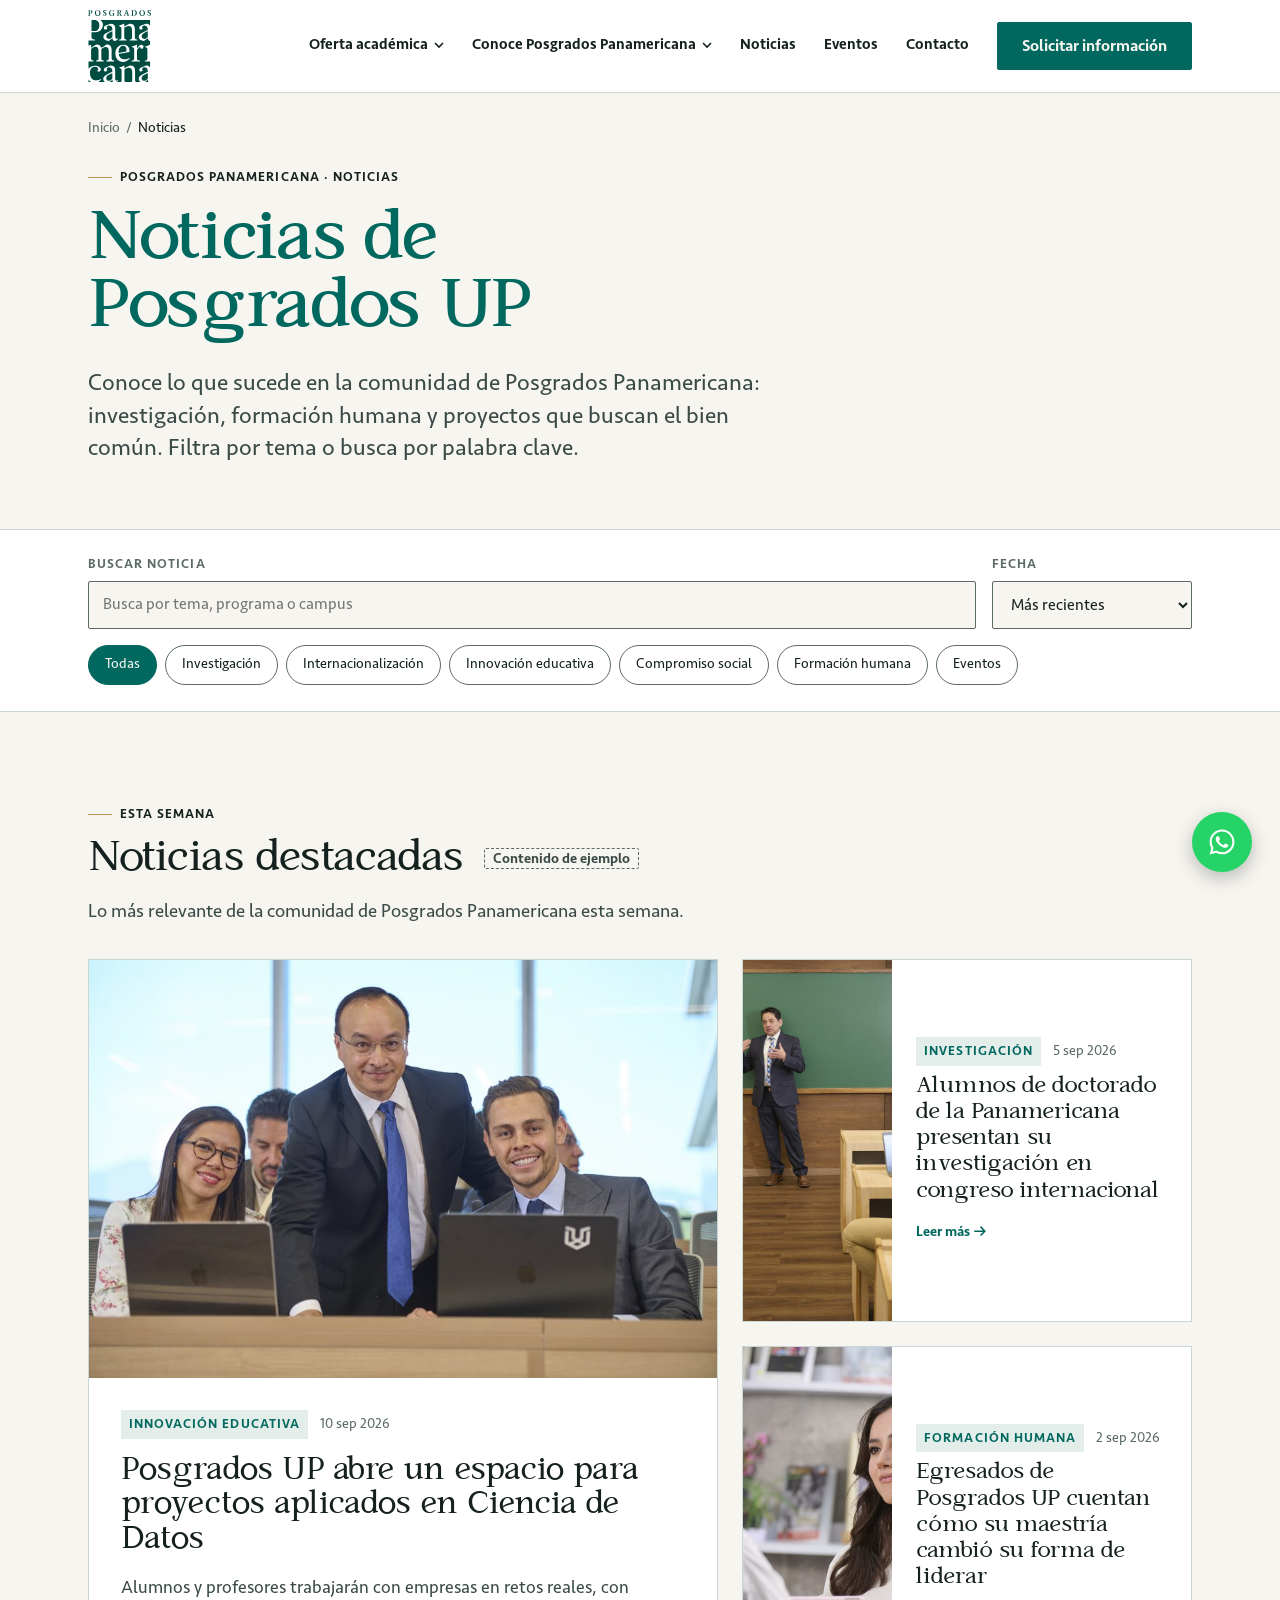
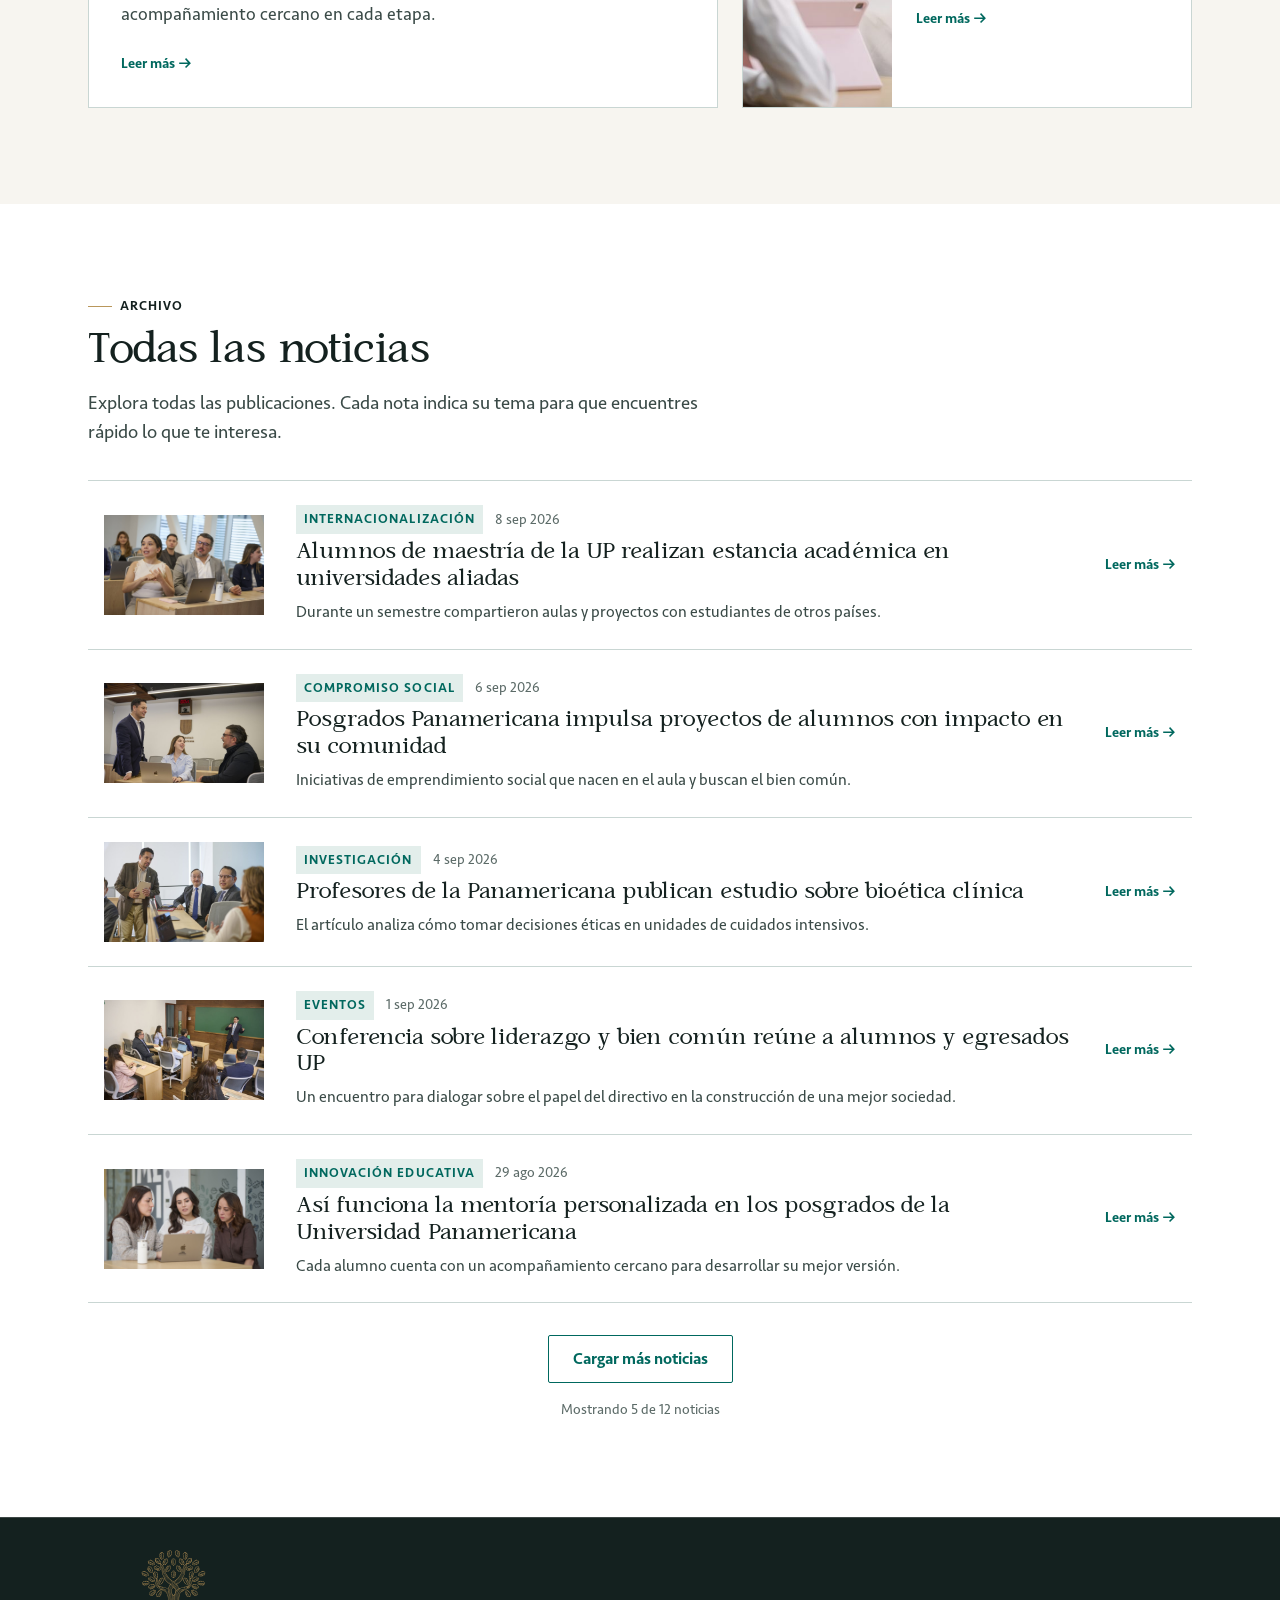
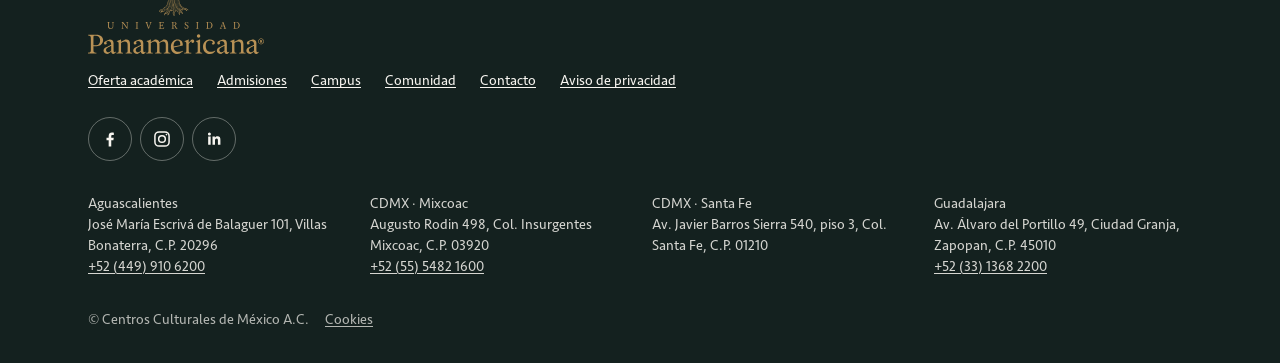
<file: design-system/noticias.html>
<!DOCTYPE html>
<html lang="es-MX">
<head>
<meta charset="utf-8">
<meta name="viewport" content="width=device-width, initial-scale=1">
<title>Noticias de Posgrados UP · Universidad Panamericana</title>
<meta name="description" content="Noticias de la comunidad de Posgrados Panamericana: investigación, internacionalización, innovación educativa, compromiso social, formación humana y eventos.">
<meta name="robots" content="noindex, nofollow">
<link rel="canonical" href="https://posgrados-panamericana.up.edu.mx/noticias">
<link rel="stylesheet" href="ds.css?v=6">
<link rel="stylesheet" href="camino.css?v=6">
<link rel="stylesheet" href="campus.css?v=35">
<link rel="stylesheet" href="programa.css?v=24">
<link rel="stylesheet" href="sede.css?v=4">
<link rel="stylesheet" href="noticias.css?v=3">
<script type="application/ld+json">[{"@context": "https://schema.org", "@type": "BreadcrumbList", "itemListElement": [{"@type": "ListItem", "position": 1, "name": "Inicio", "item": "https://posgrados-panamericana.up.edu.mx/"}, {"@type": "ListItem", "position": 2, "name": "Noticias", "item": "https://posgrados-panamericana.up.edu.mx/noticias"}]}]</script>
</head>
<body class="cp-pagina pg-pagina sd-pagina nt-pagina">
<a class="oculto-visual" href="#contenido">Saltar al contenido</a>
<!--
  Listado de noticias (2026-10-01)
  Estructura y copy: wireframe de Figma «Plantilla — Listado de noticias — copy UP».
  Sistema: Propuesta B. Las notas son contenido de ejemplo: en producción las alimenta el blog de HubSpot.
-->

<!-- Cabecera según el wireframe de Figma (2026-09-25, a pedido de Jazmín Córdova):
     logo · Oferta académica ▾ · Conoce Posgrados Panamericana ▾ · Noticias · Eventos · Contacto · Solicitar información.
     Sin barra institucional. El contenido de los desplegables no está en el Figma: sale de la lista de páginas
     del cliente y del inventario oficial (pendiente B29). -->
<header class="cp-cab" id="cab">
  <div class="contenedor cp-cab__barra">
    <a class="cp-cab__logo" href="#" aria-label="Posgrados Panamericana — Inicio"><img src="img/logo-posgrados.svg" width="290" height="330" alt=""></a>
    <nav class="cp-nav" aria-label="Principal">
      <ul class="cp-nav__lista">
        <li class="cp-nav__item">
          <button class="cp-nav__boton" type="button" aria-expanded="false" aria-controls="d-oferta">Oferta académica<svg viewBox="0 0 10 10" aria-hidden="true"><path d="M1 3l4 4 4-4" fill="none" stroke="currentColor" stroke-width="1.6"/></svg></button>
          <div class="cp-desp" id="d-oferta" hidden><div class="contenedor cp-desp__rejilla">
          <div class="cp-desp__col">
            <p class="cp-desp__titulo">Por nivel</p>
            <ul>
              <li><a href="#"><span>Maestrías</span><b>84</b></a></li>
              <li><a href="#"><span>Especialidades</span><b>41</b></a></li>
              <li><a href="#"><span>Doctorados</span><b>10</b></a></li>
              <li><a href="#"><span>Diplomados</span><b>13</b></a></li>
              <li><a href="#"><span>Educación continua</span><b>1</b></a></li>
              <li><a href="https://www.up.edu.mx/investigacion/ecosistema-de-innovacion/posgrados/"><span>Programas de investigación</span><b>13</b></a></li>
            </ul>
          </div>
          <div class="cp-desp__col">
            <p class="cp-desp__titulo">Por campus</p>
            <ul>
              <li><a href="sede-cdmx.html"><span>Ciudad de México</span><b>75</b></a></li>
              <li><a href="inicio-b.html#sedes"><span>Guadalajara</span><b>44</b></a></li>
              <li><a href="inicio-b.html#sedes"><span>Aguascalientes</span><b>31</b></a></li>
            </ul>
          </div>
          <div class="cp-desp__col cp-desp__col--marca">
            <div class="banda" aria-hidden="true"></div>
            <p class="cp-desp__cifra"><b>150</b> programas de posgrado en 3 campus</p>
            <a class="cp-desp__todo" href="#">Ver todos los programas <span aria-hidden="true">→</span></a>
          </div>
          </div></div>
        </li>
        <li class="cp-nav__item">
          <button class="cp-nav__boton" type="button" aria-expanded="false" aria-controls="d-conoce">Conoce Posgrados Panamericana<svg viewBox="0 0 10 10" aria-hidden="true"><path d="M1 3l4 4 4-4" fill="none" stroke="currentColor" stroke-width="1.6"/></svg></button>
          <div class="cp-desp" id="d-conoce" hidden><div class="contenedor cp-desp__rejilla">
          <div class="cp-desp__col">
            <p class="cp-desp__titulo">Posgrados Panamericana</p>
            <ul>
              <li><a href="nosotros.html"><span>Nosotros</span></a></li>
              <li><a href="inicio-b.html#sedes"><span>Sedes</span></a></li>
              <li><a href="#"><span>Admisiones</span></a></li>
              <li><a href="#"><span>Becas, financiamiento y convenios</span></a></li>
            </ul>
          </div>
          <div class="cp-desp__col">
            <p class="cp-desp__titulo">En esta página</p>
            <ul>
              <li><a href="inicio-b.html#por-que"><span>¿Por qué Posgrados Panamericana?</span></a></li>
              <li><a href="inicio-b.html#testimonios"><span>Experiencia de egresados</span></a></li>
              <li><a href="inicio-b.html#preguntas"><span>Preguntas frecuentes</span></a></li>
            </ul>
          </div>
          <div class="cp-desp__col cp-desp__col--marca">
            <div class="banda" aria-hidden="true"></div>
            <p class="cp-desp__cifra">Un espacio para descubrir tu mejor versión.</p>
            <a class="cp-desp__todo" href="inicio-b.html#solicitud">Solicita información <span aria-hidden="true">→</span></a>
          </div>
          </div></div>
        </li>
        <li class="cp-nav__item"><a class="cp-nav__enlace" href="noticias.html" aria-current="page">Noticias</a></li>
        <li class="cp-nav__item"><a class="cp-nav__enlace" href="eventos.html">Eventos</a></li>
        <li class="cp-nav__item"><a class="cp-nav__enlace" href="#">Contacto</a></li>
      </ul>
    </nav>
    <a class="boton boton--primario cp-cab__cta" href="inicio-b.html#solicitud">Solicitar información</a>
    <span class="cp-progreso" id="progreso" aria-hidden="true"></span>
    <button class="cab__menu cp-cab__menu" id="abrir-menu" type="button" aria-expanded="false" aria-controls="capa-menu"><span class="hamb" aria-hidden="true"><i></i><i></i><i></i></span>Menú</button>
  </div>
</header>
<div class="cp-velo" id="velo" hidden></div>

<!-- Menú móvil: la misma estructura del Figma, con acordeones -->
<div class="capa cp-capa" id="capa-menu" role="dialog" aria-modal="true" aria-label="Menú" hidden>
  <div class="banda banda--atenuada banda--traza" aria-hidden="true"></div>
  <div class="contenedor">
    <div class="capa__cabeza">
      <span class="marca-texto">Posgrados Panamericana</span>
      <button class="cab__menu" id="cerrar-menu" type="button">Cerrar</button>
    </div>
    <nav class="cp-capa__nav" aria-label="Principal (móvil)">
      <div class="cp-capa__item">
        <button class="cp-capa__boton" type="button" aria-expanded="false" aria-controls="m-oferta">Oferta académica<svg viewBox="0 0 10 10" aria-hidden="true"><path d="M1 3l4 4 4-4" fill="none" stroke="currentColor" stroke-width="1.6"/></svg></button>
        <div class="cp-capa__panel" id="m-oferta" hidden><div class="cp-desp__col">
            <p class="cp-desp__titulo">Por nivel</p>
            <ul>
              <li><a href="#"><span>Maestrías</span><b>84</b></a></li>
              <li><a href="#"><span>Especialidades</span><b>41</b></a></li>
              <li><a href="#"><span>Doctorados</span><b>10</b></a></li>
              <li><a href="#"><span>Diplomados</span><b>13</b></a></li>
              <li><a href="#"><span>Educación continua</span><b>1</b></a></li>
              <li><a href="https://www.up.edu.mx/investigacion/ecosistema-de-innovacion/posgrados/"><span>Programas de investigación</span><b>13</b></a></li>
            </ul>
          </div>
          <div class="cp-desp__col">
            <p class="cp-desp__titulo">Por campus</p>
            <ul>
              <li><a href="sede-cdmx.html"><span>Ciudad de México</span><b>75</b></a></li>
              <li><a href="inicio-b.html#sedes"><span>Guadalajara</span><b>44</b></a></li>
              <li><a href="inicio-b.html#sedes"><span>Aguascalientes</span><b>31</b></a></li>
            </ul>
          </div>
          <div class="cp-desp__col cp-desp__col--marca">
            <div class="banda" aria-hidden="true"></div>
            <p class="cp-desp__cifra"><b>150</b> programas de posgrado en 3 campus</p>
            <a class="cp-desp__todo" href="#">Ver todos los programas <span aria-hidden="true">→</span></a>
          </div></div>
      </div>
      <div class="cp-capa__item">
        <button class="cp-capa__boton" type="button" aria-expanded="false" aria-controls="m-conoce">Conoce Posgrados Panamericana<svg viewBox="0 0 10 10" aria-hidden="true"><path d="M1 3l4 4 4-4" fill="none" stroke="currentColor" stroke-width="1.6"/></svg></button>
        <div class="cp-capa__panel" id="m-conoce" hidden><div class="cp-desp__col">
            <p class="cp-desp__titulo">Posgrados Panamericana</p>
            <ul>
              <li><a href="nosotros.html"><span>Nosotros</span></a></li>
              <li><a href="inicio-b.html#sedes"><span>Sedes</span></a></li>
              <li><a href="#"><span>Admisiones</span></a></li>
              <li><a href="#"><span>Becas, financiamiento y convenios</span></a></li>
            </ul>
          </div>
          <div class="cp-desp__col">
            <p class="cp-desp__titulo">En esta página</p>
            <ul>
              <li><a href="inicio-b.html#por-que"><span>¿Por qué Posgrados Panamericana?</span></a></li>
              <li><a href="inicio-b.html#testimonios"><span>Experiencia de egresados</span></a></li>
              <li><a href="inicio-b.html#preguntas"><span>Preguntas frecuentes</span></a></li>
            </ul>
          </div>
          <div class="cp-desp__col cp-desp__col--marca">
            <div class="banda" aria-hidden="true"></div>
            <p class="cp-desp__cifra">Un espacio para descubrir tu mejor versión.</p>
            <a class="cp-desp__todo" href="inicio-b.html#solicitud">Solicita información <span aria-hidden="true">→</span></a>
          </div></div>
      </div>
      <div class="cp-capa__item"><a class="cp-capa__enlace" href="noticias.html" aria-current="page">Noticias</a></div>
      <div class="cp-capa__item"><a class="cp-capa__enlace" href="eventos.html">Eventos</a></div>
      <div class="cp-capa__item"><a class="cp-capa__enlace" href="#">Contacto</a></div>
    </nav>
    <a class="boton boton--primario cp-capa__cta" href="inicio-b.html#solicitud">Solicitar información</a>
  </div>
</div>




<main id="contenido">

  <div class="contenedor pg-migas"><nav aria-label="Ruta"><ol>
    <li><a href="inicio-b.html">Inicio</a></li><li aria-current="page">Noticias</li>
  </ol></nav></div>

  <!-- 01 · Encabezado -->
  <header class="nt-encabezado" id="inicio">
    <div class="contenedor">
      <p class="cap-etiqueta">Posgrados Panamericana · Noticias</p>
      <h1 id="h1"><span class="linea"><span>Noticias de</span></span> <span class="linea"><span>Posgrados UP</span></span></h1>
      <p class="nt-encabezado__lead">Conoce lo que sucede en la comunidad de Posgrados Panamericana: investigación, formación humana y proyectos que buscan el bien común. Filtra por tema o busca por palabra clave.</p>
    </div>
  </header>

  <!-- 02 · Filtros y búsqueda (fijos al desplazarse) -->
  <section class="nt-filtros" id="filtros" aria-label="Buscar y filtrar noticias">
    <div class="contenedor">
      <form class="nt-filtros__fila" role="search" onsubmit="return false">
        <div class="nt-filtros__buscar">
          <label for="n-texto">Buscar noticia</label>
          <input id="n-texto" type="search" placeholder="Busca por tema, programa o campus" autocomplete="off">
        </div>
        <div class="nt-filtros__fecha">
          <label for="n-fecha">Fecha</label>
          <select id="n-fecha"><option value="reciente">Más recientes</option><option value="antigua">Más antiguas</option><option value="2026-09">Septiembre 2026</option><option value="2026-08">Agosto 2026</option></select>
        </div>
      </form>
      <div class="cp-filtro nt-chips" id="chips" role="group" aria-label="Filtrar por tema">
        <button type="button" aria-pressed="true" data-cat="">Todas</button><button type="button" aria-pressed="false" data-cat="Investigación">Investigación</button><button type="button" aria-pressed="false" data-cat="Internacionalización">Internacionalización</button><button type="button" aria-pressed="false" data-cat="Innovación educativa">Innovación educativa</button><button type="button" aria-pressed="false" data-cat="Compromiso social">Compromiso social</button><button type="button" aria-pressed="false" data-cat="Formación humana">Formación humana</button><button type="button" aria-pressed="false" data-cat="Eventos">Eventos</button>
      </div>
    </div>
  </section>
  <p class="oculto-visual" aria-live="polite" id="n-estado"></p>

  <!-- 03 · Destacadas: una principal y dos secundarias -->
  <section class="pg-seccion pg-seccion--papel nt-seccion" id="destacadas" aria-labelledby="h-dest">
    <div class="contenedor">
      <div class="pg-cabeza"><p class="cap-etiqueta">Esta semana</p><h2 class="cp-h2 cp-mascara sd-h2" id="h-dest">Noticias destacadas <span class="ds__tag ds__tag--placeholder nt-ejemplo">Contenido de ejemplo</span></h2><p class="cp-apoyo">Lo más relevante de la comunidad de Posgrados Panamericana esta semana.</p></div>
      <div class="nt-destacadas" id="lista-destacadas"></div>
    </div>
  </section>

  <!-- 04 · Todas las noticias -->
  <section class="pg-seccion pg-seccion--elevada nt-seccion" id="todas" aria-labelledby="h-todas">
    <div class="contenedor">
      <div class="pg-cabeza"><p class="cap-etiqueta">Archivo</p><h2 class="cp-h2 cp-mascara sd-h2" id="h-todas">Todas las noticias</h2><p class="cp-apoyo" id="n-apoyo">Explora todas las publicaciones. Cada nota indica su tema para que encuentres rápido lo que te interesa.</p></div>
      <ul class="nt-lista" id="lista-noticias"></ul>
      <p class="sd-vacio" id="n-vacio" hidden>No encontramos noticias con esa búsqueda. <button type="button" class="pg-enlace-cta" id="n-limpiar">Quitar filtros</button></p>
      <div class="nt-paginacion">
        <button class="boton boton--secundario" type="button" id="n-mas">Cargar más noticias</button>
        <p id="n-conteo"></p>
      </div>
    </div>
  </section>

</main>

<footer class="pie-camino" id="pie">
  <div class="contenedor">
    <div style="display:grid;gap:var(--espacio-base)">
      <a class="pie-logo" href="https://www.up.edu.mx/" aria-label="Universidad Panamericana"><img src="img/logo-up-roble.svg" width="515" height="305" alt="" loading="lazy"></a>
      <nav aria-label="Pie de página"><ul><li><a href="#">Oferta académica</a></li><li><a href="#">Admisiones</a></li><li><a href="#">Campus</a></li><li><a href="#">Comunidad</a></li><li><a href="#">Contacto</a></li><li><a href="#">Aviso de privacidad</a></li></ul></nav>
      <ul class="pie-redes" aria-label="Redes sociales">
        <li><a href="https://www.facebook.com/UPinstitucional/" target="_blank" rel="noopener" aria-label="Facebook de la Universidad Panamericana (se abre en otra pestaña)"><svg viewBox="0 0 24 24" aria-hidden="true"><path d="M13.5 21v-7.5h2.6l.4-3h-3V8.6c0-.9.3-1.5 1.5-1.5h1.6V4.4c-.3 0-1.2-.1-2.3-.1-2.3 0-3.9 1.4-3.9 4v2.2H7.8v3h2.6V21z" fill="currentColor"/></svg></a></li>
        <li><a href="https://www.instagram.com/upmexico/" target="_blank" rel="noopener" aria-label="Instagram de la Universidad Panamericana (se abre en otra pestaña)"><svg viewBox="0 0 24 24" aria-hidden="true" fill="none" stroke="currentColor" stroke-width="1.8"><rect x="3.5" y="3.5" width="17" height="17" rx="5"/><circle cx="12" cy="12" r="4"/><circle cx="17.3" cy="6.7" r="1" fill="currentColor" stroke="none"/></svg></a></li>
        <li><a href="https://www.linkedin.com/school/universidad-panamericana/" target="_blank" rel="noopener" aria-label="LinkedIn de la Universidad Panamericana (se abre en otra pestaña)"><svg viewBox="0 0 24 24" aria-hidden="true"><path d="M5 9h3v10H5zM6.5 4.3a1.8 1.8 0 110 3.6 1.8 1.8 0 010-3.6zM10.2 9h2.9v1.4h.1c.4-.8 1.4-1.6 2.9-1.6 3.1 0 3.6 2 3.6 4.6V19h-3v-4.9c0-1.2 0-2.7-1.6-2.7s-1.9 1.3-1.9 2.6v5h-3z" fill="currentColor"/></svg></a></li>
      </ul>
    </div>
    <div class="sedes">
      <address>Aguascalientes<br>José María Escrivá de Balaguer 101, Villas Bonaterra, C.P. 20296<br><a href="tel:+524499106200">+52 (449) 910 6200</a></address>
      <address>CDMX · Mixcoac<br>Augusto Rodin 498, Col. Insurgentes Mixcoac, C.P. 03920<br><a href="tel:+525554821600">+52 (55) 5482 1600</a></address>
      <address>CDMX · Santa Fe<br>Av. Javier Barros Sierra 540, piso 3, Col. Santa Fe, C.P. 01210</address>
      <address>Guadalajara<br>Av. Álvaro del Portillo 49, Ciudad Granja, Zapopan, C.P. 45010<br><a href="tel:+523313682200">+52 (33) 1368 2200</a></address>
    </div>
    <p class="legal"><span>© Centros Culturales de México A.C.</span><a href="#">Cookies</a></p>
  </div>
</footer>

<script>
const reducido = matchMedia('(prefers-reduced-motion: reduce)').matches;
const suave = reducido ? 'auto' : 'smooth';
const cab = document.getElementById('cab'), encabezado = document.getElementById('inicio');
const enCaptura = location.search.includes('captura=1');
if (enCaptura) { const st = document.createElement('style'); st.textContent = '*{transition:none!important;animation:none!important}.cp-revela,.cp-mascara,.nt-entra{opacity:1!important;transform:none!important}.nt-encabezado h1 .linea>span,.nt-encabezado__lead,.nt-encabezado .cap-etiqueta{transform:none!important;opacity:1!important}'; document.head.appendChild(st); }

// Notas: en producción llegan del blog de HubSpot. Aquí, contenido de ejemplo (g = nota genérica de relleno)
const NOTAS = [{"c": "Innovación educativa", "f": "2026-09-10", "t": "Posgrados UP abre un espacio para proyectos aplicados en Ciencia de Datos", "r": "Alumnos y profesores trabajarán con empresas en retos reales, con acompañamiento cercano en cada etapa.", "i": "mosaico-04.jpg", "d": true, "g": false}, {"c": "Internacionalización", "f": "2026-09-08", "t": "Alumnos de maestría de la UP realizan estancia académica en universidades aliadas", "r": "Durante un semestre compartieron aulas y proyectos con estudiantes de otros países.", "i": "escena-01.jpg", "d": false, "g": false}, {"c": "Compromiso social", "f": "2026-09-06", "t": "Posgrados Panamericana impulsa proyectos de alumnos con impacto en su comunidad", "r": "Iniciativas de emprendimiento social que nacen en el aula y buscan el bien común.", "i": "mosaico-06.jpg", "d": false, "g": false}, {"c": "Investigación", "f": "2026-09-05", "t": "Alumnos de doctorado de la Panamericana presentan su investigación en congreso internacional", "r": "Su trabajo propone usar inteligencia artificial para apoyar el diagnóstico médico temprano.", "i": "escena-03.jpg", "d": true, "g": false}, {"c": "Investigación", "f": "2026-09-04", "t": "Profesores de la Panamericana publican estudio sobre bioética clínica", "r": "El artículo analiza cómo tomar decisiones éticas en unidades de cuidados intensivos.", "i": "mosaico-03.jpg", "d": false, "g": false}, {"c": "Formación humana", "f": "2026-09-02", "t": "Egresados de Posgrados UP cuentan cómo su maestría cambió su forma de liderar", "r": "Testimonios sobre ética, trabajo en equipo y el impacto de su profesión en los demás.", "i": "mosaico-05.jpg", "d": true, "g": false}, {"c": "Eventos", "f": "2026-09-01", "t": "Conferencia sobre liderazgo y bien común reúne a alumnos y egresados UP", "r": "Un encuentro para dialogar sobre el papel del directivo en la construcción de una mejor sociedad.", "i": "mosaico-02.jpg", "d": false, "g": false}, {"c": "Innovación educativa", "f": "2026-08-29", "t": "Así funciona la mentoría personalizada en los posgrados de la Universidad Panamericana", "r": "Cada alumno cuenta con un acompañamiento cercano para desarrollar su mejor versión.", "i": "facultad-comunicacion.jpg", "d": false, "g": false}, {"c": "Investigación", "f": "2026-08-26", "t": "Título de la nota, en una o dos líneas", "r": "Resumen breve del contenido, en no más de dos líneas.", "i": "", "d": false, "g": true}, {"c": "Internacionalización", "f": "2026-08-22", "t": "Título de la nota, en una o dos líneas", "r": "Resumen breve del contenido, en no más de dos líneas.", "i": "", "d": false, "g": true}, {"c": "Innovación educativa", "f": "2026-08-19", "t": "Título de la nota, en una o dos líneas", "r": "Resumen breve del contenido, en no más de dos líneas.", "i": "", "d": false, "g": true}, {"c": "Compromiso social", "f": "2026-08-14", "t": "Título de la nota, en una o dos líneas", "r": "Resumen breve del contenido, en no más de dos líneas.", "i": "", "d": false, "g": true}, {"c": "Formación humana", "f": "2026-08-11", "t": "Título de la nota, en una o dos líneas", "r": "Resumen breve del contenido, en no más de dos líneas.", "i": "", "d": false, "g": true}, {"c": "Eventos", "f": "2026-08-06", "t": "Título de la nota, en una o dos líneas", "r": "Resumen breve del contenido, en no más de dos líneas.", "i": "", "d": false, "g": true}, {"c": "Investigación", "f": "2026-08-03", "t": "Título de la nota, en una o dos líneas", "r": "Resumen breve del contenido, en no más de dos líneas.", "i": "", "d": false, "g": true}];
const MESES = ['ene','feb','mar','abr','may','jun','jul','ago','sep','oct','nov','dic'];
const fecha = f => { const [a, m, d] = f.split('-'); return `${+d} ${MESES[+m - 1]} ${a}`; };
const sinAcentos = s => s.normalize('NFD').replace(/[\u0300-\u036f]/g, '').toLowerCase();

requestAnimationFrame(() => requestAnimationFrame(() => encabezado.classList.add('trazada')));
setTimeout(() => encabezado.classList.add('trazada'), 1200);
const io = new IntersectionObserver(es => es.forEach(e => { if (!e.isIntersecting) return; e.target.classList.add('cp-visto'); io.unobserve(e.target); }), { threshold: 0.15 });
document.querySelectorAll('.cp-revela, .cp-mascara').forEach(el => io.observe(el));
setTimeout(() => document.querySelectorAll('.cp-revela, .cp-mascara').forEach(el => { if (el.getBoundingClientRect().top < innerHeight) el.classList.add('cp-visto'); }), 1500);

function ir(id) { cerrarMenu(); document.getElementById(id).scrollIntoView({ behavior: suave, block: 'start' }); }

// Plantillas
const media = (n, cls) => n.i ? `<div class="${cls}"><img src="img/${n.i}" alt="" loading="lazy"></div>` : `<div class="${cls} nt-sinfoto" aria-hidden="true"><div class="textura-roble textura-roble--acercamiento"></div></div>`;
const meta = n => `<p class="nt-meta"><span class="nt-cat">${n.c}</span><time datetime="${n.f}">${fecha(n.f)}</time></p>`;
const tarjeta = (n, k) => `<article class="nt-destacada${k === 0 ? ' nt-destacada--principal' : ''} nt-entra" style="--k:${k}"><a href="#">${media(n, 'nt-destacada__img')}<div class="nt-destacada__cuerpo">${meta(n)}<h3>${n.t}</h3><p>${n.r}</p><span class="nt-leer">Leer más <span aria-hidden="true">→</span></span></div></a></article>`;
const fila = (n, k) => `<li class="nt-fila nt-entra" style="--k:${k % 5}"><a href="#">${media(n, 'nt-fila__img')}<div class="nt-fila__cuerpo">${meta(n)}<h3>${n.t}${n.g ? ' <span class="ds__tag ds__tag--placeholder">PLACEHOLDER</span>' : ''}</h3><p>${n.r}</p></div><span class="nt-leer">Leer más <span aria-hidden="true">→</span></span></a></li>`;

// Estado y filtrado: búsqueda por texto, tema y fecha. Con filtros activos, las destacadas se integran al listado
const txt = document.getElementById('n-texto'), selFecha = document.getElementById('n-fecha'), chips = [...document.querySelectorAll('#chips button')];
const secDest = document.getElementById('destacadas'), contDest = document.getElementById('lista-destacadas'), lista = document.getElementById('lista-noticias');
const btnMas = document.getElementById('n-mas'), conteo = document.getElementById('n-conteo'), vacio = document.getElementById('n-vacio'), estado = document.getElementById('n-estado');
const hTodas = document.getElementById('h-todas'), apoyo = document.getElementById('n-apoyo');
const PASO = 5; let cat = '', visibles = PASO;
function pintar(reinicia) {
  if (reinicia) visibles = PASO;
  const q = sinAcentos(txt.value.trim()), f = selFecha.value, porMes = /^\d{4}-\d{2}$/.test(f);
  const hayFiltro = !!(q || cat || porMes);
  let r = NOTAS.filter(n => (!q || sinAcentos(n.t + ' ' + n.r + ' ' + n.c).includes(q)) && (!cat || n.c === cat) && (!porMes || n.f.startsWith(f)));
  r.sort((a, b) => f === 'antigua' ? a.f.localeCompare(b.f) : b.f.localeCompare(a.f));
  secDest.hidden = hayFiltro;
  if (!hayFiltro) { contDest.innerHTML = NOTAS.filter(n => n.d).map(tarjeta).join(''); r = r.filter(n => !n.d); }
  hTodas.textContent = hayFiltro ? 'Resultados' : 'Todas las noticias';
  apoyo.hidden = hayFiltro;
  const ver = r.slice(0, visibles);
  lista.innerHTML = ver.map(fila).join('');
  vacio.hidden = r.length > 0;
  btnMas.hidden = r.length <= visibles;
  conteo.textContent = r.length ? `Mostrando ${ver.length} de ${r.length} ${r.length === 1 ? 'noticia' : 'noticias'}` : '';
  estado.textContent = hayFiltro ? `${r.length} ${r.length === 1 ? 'noticia encontrada' : 'noticias encontradas'}` : '';
  requestAnimationFrame(() => document.querySelectorAll('.nt-entra').forEach(el => el.classList.add('nt-entra--ya')));
}
txt.addEventListener('input', () => pintar(true)); selFecha.addEventListener('input', () => pintar(true));
chips.forEach(c => c.addEventListener('click', () => { cat = c.dataset.cat; chips.forEach(x => x.setAttribute('aria-pressed', String(x === c))); pintar(true); if (document.getElementById('filtros').getBoundingClientRect().top <= cab.offsetHeight + 2) ir('todas'); }));
btnMas.addEventListener('click', () => { const antes = lista.children.length; visibles += PASO; pintar(false); lista.children[antes]?.querySelector('a')?.focus({ preventScroll: true }); });
document.getElementById('n-limpiar').addEventListener('click', () => { txt.value = ''; selFecha.value = 'reciente'; cat = ''; chips.forEach((x, k) => x.setAttribute('aria-pressed', String(k === 0))); pintar(true); });
pintar(true);

// Cabecera plegable, progreso de lectura y sombra de la barra de filtros al fijarse
const progreso = document.getElementById('progreso'), filtros = document.getElementById('filtros');
function mover() {
  cab.classList.toggle('cp-cab--plegada', scrollY > 80);
  const max = document.documentElement.scrollHeight - innerHeight;
  progreso.style.setProperty('--p', max > 0 ? (scrollY / max).toFixed(4) : 0);
  filtros.classList.toggle('nt-filtros--fija', filtros.getBoundingClientRect().top <= cab.offsetHeight + 2 && scrollY > 120);
}
addEventListener('scroll', mover, { passive: true }); addEventListener('resize', mover); mover();

// Desplegables de escritorio (patrón disclosure: clic, teclado y cursor)
const botonesNav = [...document.querySelectorAll('.cp-nav__boton')];
const velo = document.getElementById('velo');
const hayCursor = matchMedia('(hover: hover) and (pointer: fine)');
let temporizador = null;
function cerrarDesp(devolverFoco) {
  botonesNav.forEach(b => { if (b.getAttribute('aria-expanded') === 'true') { b.setAttribute('aria-expanded', 'false'); document.getElementById(b.getAttribute('aria-controls')).hidden = true; if (devolverFoco) b.focus(); } });
  velo.hidden = true; cab.classList.remove('cp-cab--abierta');
}
function abrirDesp(b) {
  if (b.getAttribute('aria-expanded') === 'true') return;
  cerrarDesp(false);
  b.setAttribute('aria-expanded', 'true'); document.getElementById(b.getAttribute('aria-controls')).hidden = false;
  velo.hidden = false; cab.classList.add('cp-cab--abierta');
}
botonesNav.forEach(b => {
  const item = b.closest('.cp-nav__item');
  b.addEventListener('click', () => b.getAttribute('aria-expanded') === 'true' ? cerrarDesp(false) : abrirDesp(b));
  item.addEventListener('mouseenter', () => { if (!hayCursor.matches) return; clearTimeout(temporizador); temporizador = setTimeout(() => abrirDesp(b), 120); });
  item.addEventListener('mouseleave', () => { if (!hayCursor.matches) return; clearTimeout(temporizador); temporizador = setTimeout(() => cerrarDesp(false), 200); });
  item.addEventListener('focusout', e => { if (!item.contains(e.relatedTarget)) { const d = document.getElementById(b.getAttribute('aria-controls')); if (!d.hidden) cerrarDesp(false); } });
});
document.addEventListener('keydown', e => { if (e.key === 'Escape' && !velo.hidden) cerrarDesp(true); });
velo.addEventListener('click', () => cerrarDesp(false));
document.querySelectorAll('.cp-nav__enlace').forEach(a => a.addEventListener('mouseenter', () => { if (hayCursor.matches) cerrarDesp(false); }));

// Menú móvil en capa (foco atrapado, Esc) con acordeones
const capa = document.getElementById('capa-menu'), abrir = document.getElementById('abrir-menu'), cerrar = document.getElementById('cerrar-menu');
let ultimoFoco = null;
function abrirMenu() { ultimoFoco = document.activeElement; capa.hidden = false; abrir.setAttribute('aria-expanded', 'true'); document.body.style.overflow = 'hidden'; requestAnimationFrame(() => capa.querySelector('.banda').classList.add('trazada')); cerrar.focus(); document.addEventListener('keydown', teclaMenu); }
function cerrarMenu() { cerrarDesp(false); if (capa.hidden) return; capa.hidden = true; capa.querySelector('.banda').classList.remove('trazada'); abrir.setAttribute('aria-expanded', 'false'); document.body.style.overflow = ''; document.removeEventListener('keydown', teclaMenu); ((ultimoFoco && ultimoFoco !== document.body) ? ultimoFoco : abrir).focus(); }
function teclaMenu(e) { if (e.key === 'Escape') return cerrarMenu(); if (e.key !== 'Tab') return; const f = [...capa.querySelectorAll('a, button')].filter(x => x.offsetParent), p = f[0], u = f[f.length - 1]; if (e.shiftKey && document.activeElement === p) { e.preventDefault(); u.focus(); } else if (!e.shiftKey && document.activeElement === u) { e.preventDefault(); p.focus(); } }
abrir.addEventListener('click', abrirMenu); cerrar.addEventListener('click', cerrarMenu);
document.querySelectorAll('.cp-capa__boton').forEach(b => b.addEventListener('click', () => { const ab = b.getAttribute('aria-expanded') === 'true'; b.setAttribute('aria-expanded', String(!ab)); document.getElementById(b.getAttribute('aria-controls')).hidden = ab; }));
document.querySelectorAll('[data-cierra-desp]').forEach(a => a.addEventListener('click', e => { const id = a.getAttribute('href').slice(1); if (!id) return; e.preventDefault(); ir(id); }));
</script>
<!-- BnO Review: solo se activa con ?review=true&token=… -->
<a class="cp-wa" href="#" data-origen="whatsapp-flotante" aria-label="Escríbenos por WhatsApp" title="Escríbenos por WhatsApp"><svg width="30" height="30" viewBox="0 0 24 24" fill="currentColor" aria-hidden="true"><path d="M12.04 2C6.58 2 2.13 6.45 2.13 11.91c0 1.75.46 3.45 1.32 4.95L2.05 22l5.25-1.38a9.87 9.87 0 0 0 4.74 1.21h.01c5.46 0 9.91-4.45 9.91-9.91 0-2.65-1.03-5.14-2.9-7.01A9.82 9.82 0 0 0 12.04 2zm0 1.67c2.2 0 4.26.86 5.82 2.42a8.2 8.2 0 0 1 2.41 5.83c0 4.54-3.7 8.23-8.24 8.23a8.2 8.2 0 0 1-4.19-1.15l-.3-.18-3.12.82.83-3.04-.2-.31a8.2 8.2 0 0 1-1.26-4.38c.01-4.54 3.7-8.24 8.25-8.24zM8.53 7.33c-.16 0-.43.06-.66.31-.22.25-.87.85-.87 2.07 0 1.22.89 2.4 1.01 2.56.12.17 1.75 2.67 4.23 3.74.59.26 1.05.41 1.41.52.59.19 1.13.16 1.56.1.48-.07 1.47-.6 1.67-1.18.21-.58.21-1.07.15-1.18-.07-.1-.23-.16-.48-.29-.25-.12-1.47-.72-1.69-.81-.23-.08-.39-.12-.56.13-.16.25-.64.81-.78.97-.15.17-.29.19-.54.06-.25-.12-1.05-.39-2-1.23-.74-.66-1.24-1.47-1.38-1.72-.15-.25-.02-.38.11-.51.11-.11.25-.29.37-.43.13-.15.17-.25.25-.42.08-.16.04-.31-.02-.43-.06-.13-.56-1.35-.77-1.84-.2-.49-.4-.42-.56-.43-.14-.01-.31-.01-.47-.01z"/></svg></a>
<button class="cp-arriba" type="button" aria-label="Volver al inicio de la página" title="Volver arriba"><svg width="20" height="20" viewBox="0 0 20 20" aria-hidden="true"><path d="M10 16V4M4.5 9.5L10 4l5.5 5.5" fill="none" stroke="currentColor" stroke-width="1.8"/></svg></button>
<script>
// Volver arriba: aparece tras recorrer una pantalla y lleva al inicio; el foco pasa al contenido principal
(() => {
  const b = document.querySelector('.cp-arriba'); if (!b) return;
  const rm = matchMedia('(prefers-reduced-motion: reduce)').matches;
  addEventListener('scroll', () => b.classList.toggle('cp-arriba--visible', scrollY > innerHeight), { passive: true });
  b.addEventListener('click', () => { scrollTo({ top: 0, behavior: rm ? 'auto' : 'smooth' }); const m = document.querySelector('main'); if (m) { m.setAttribute('tabindex', '-1'); m.focus({ preventScroll: true }); } });
})();
</script>
<script type="module" src="../assets/review/review.js"></script>
</body>
</html>
</file>
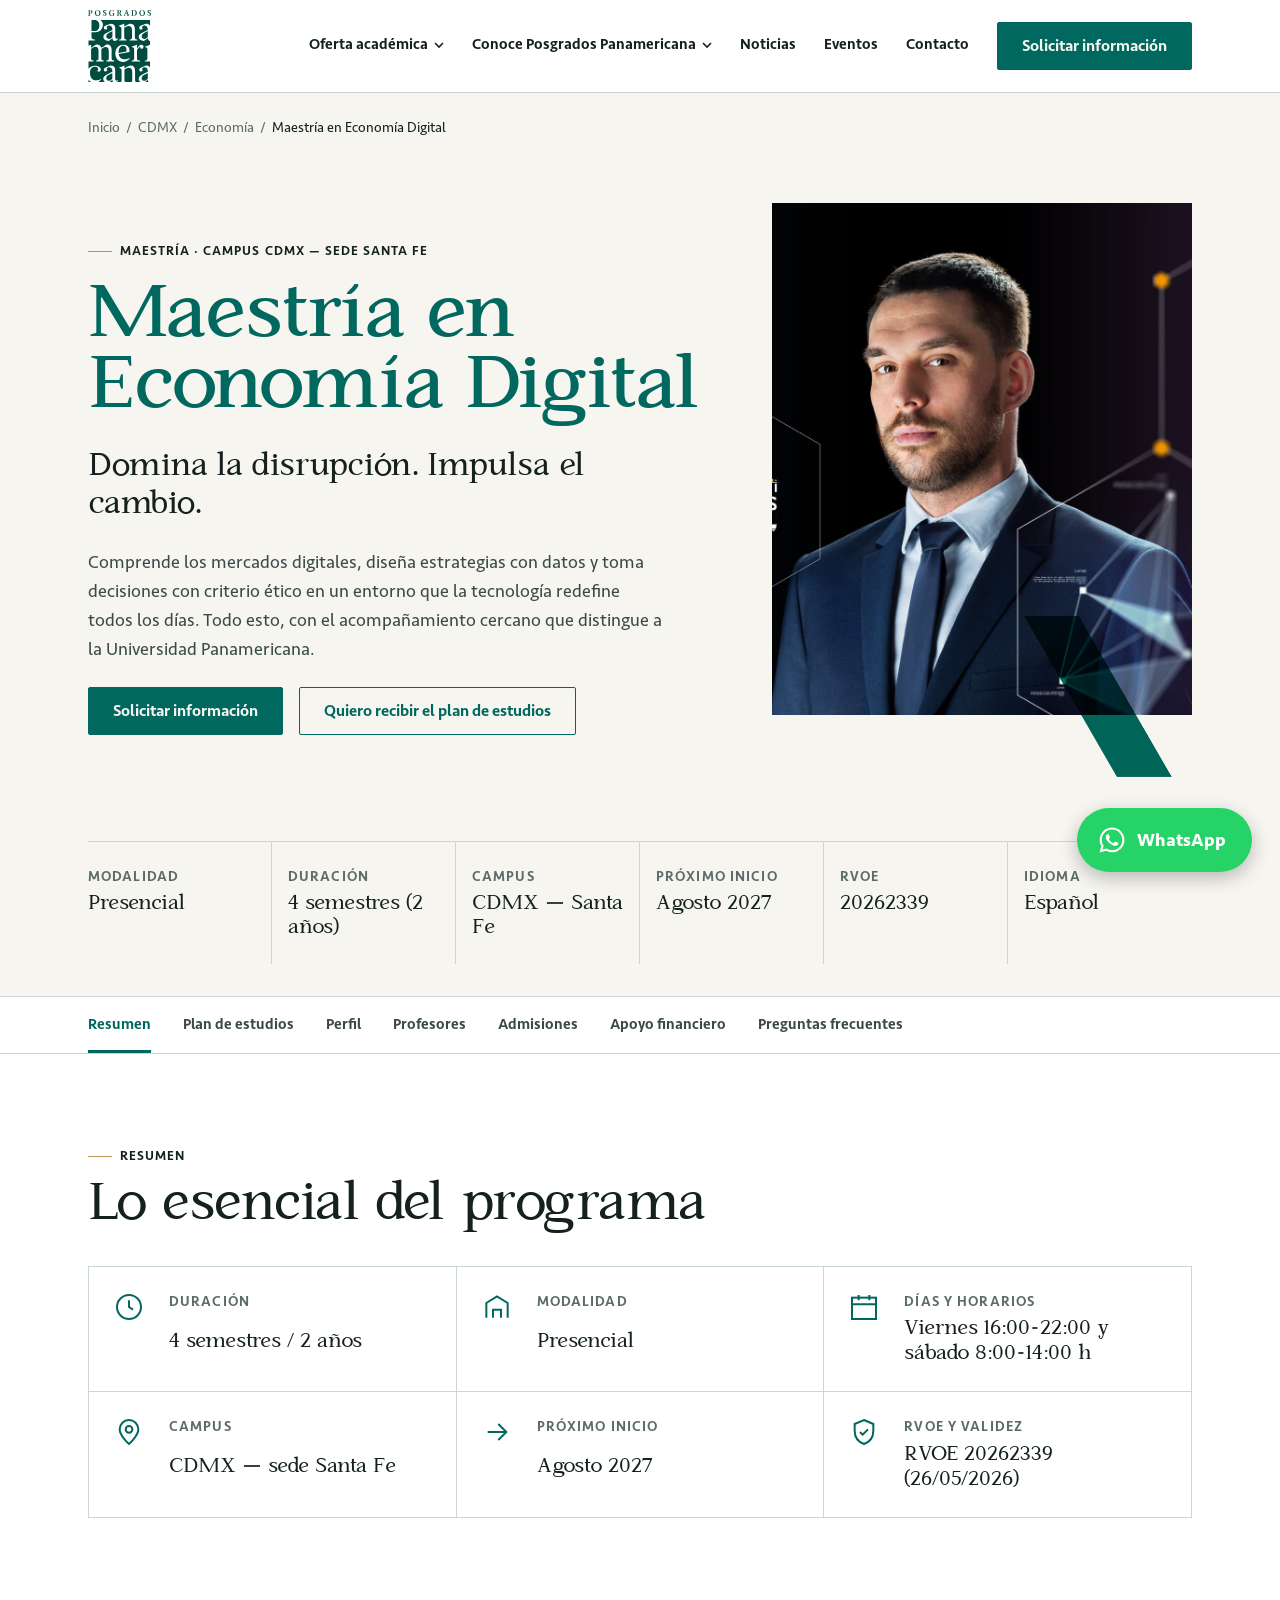
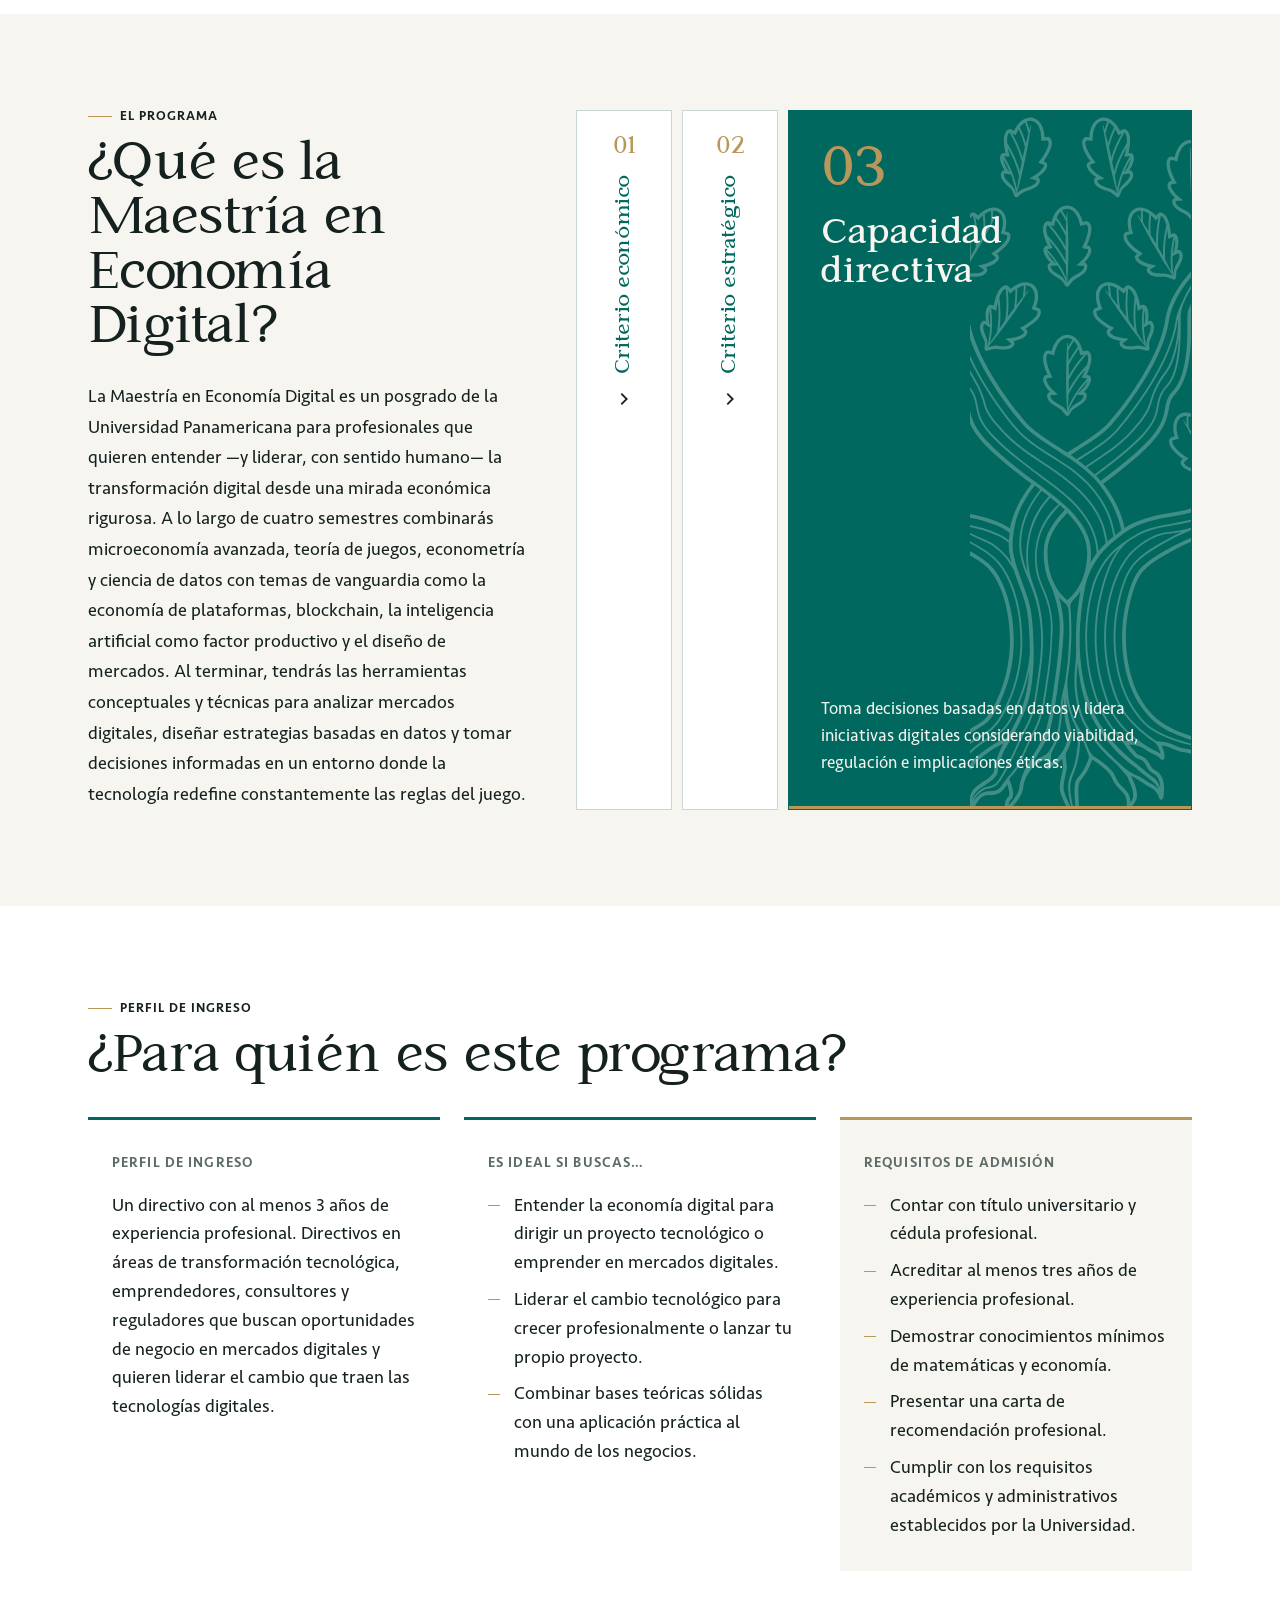
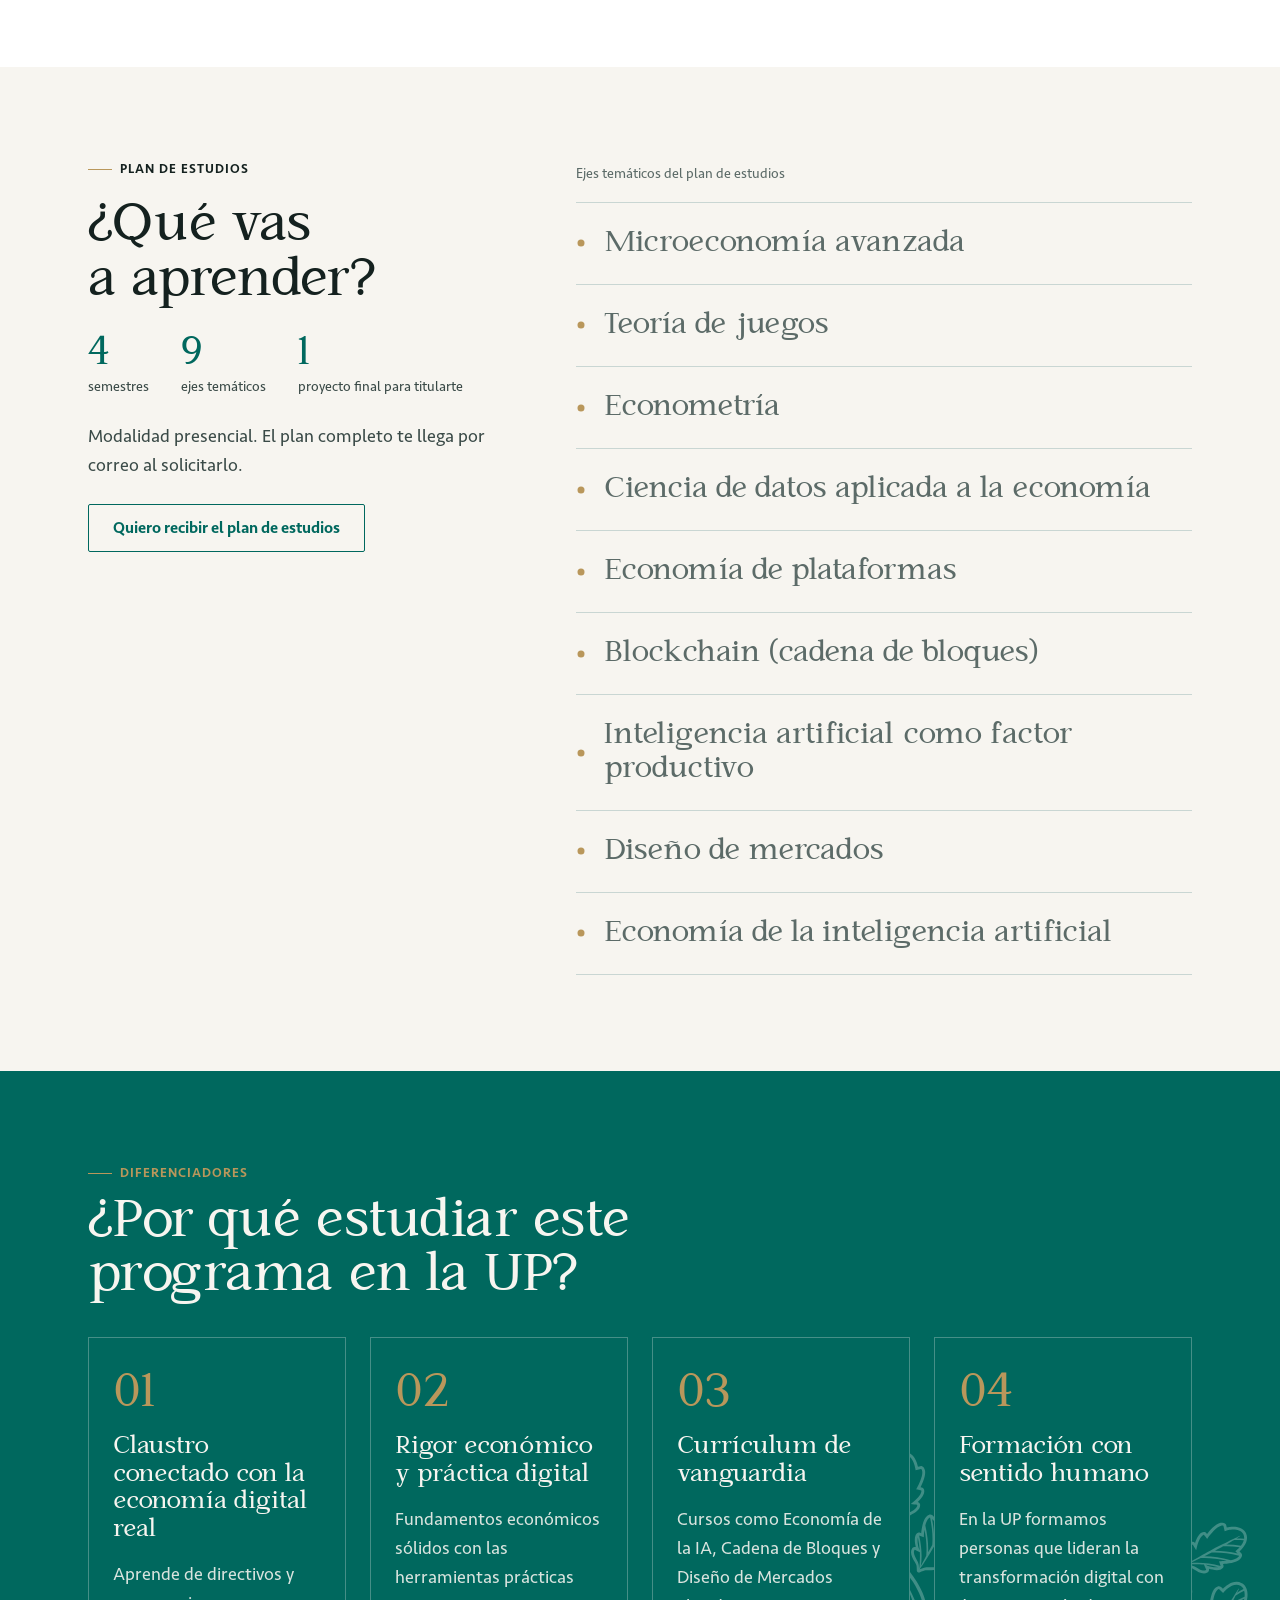
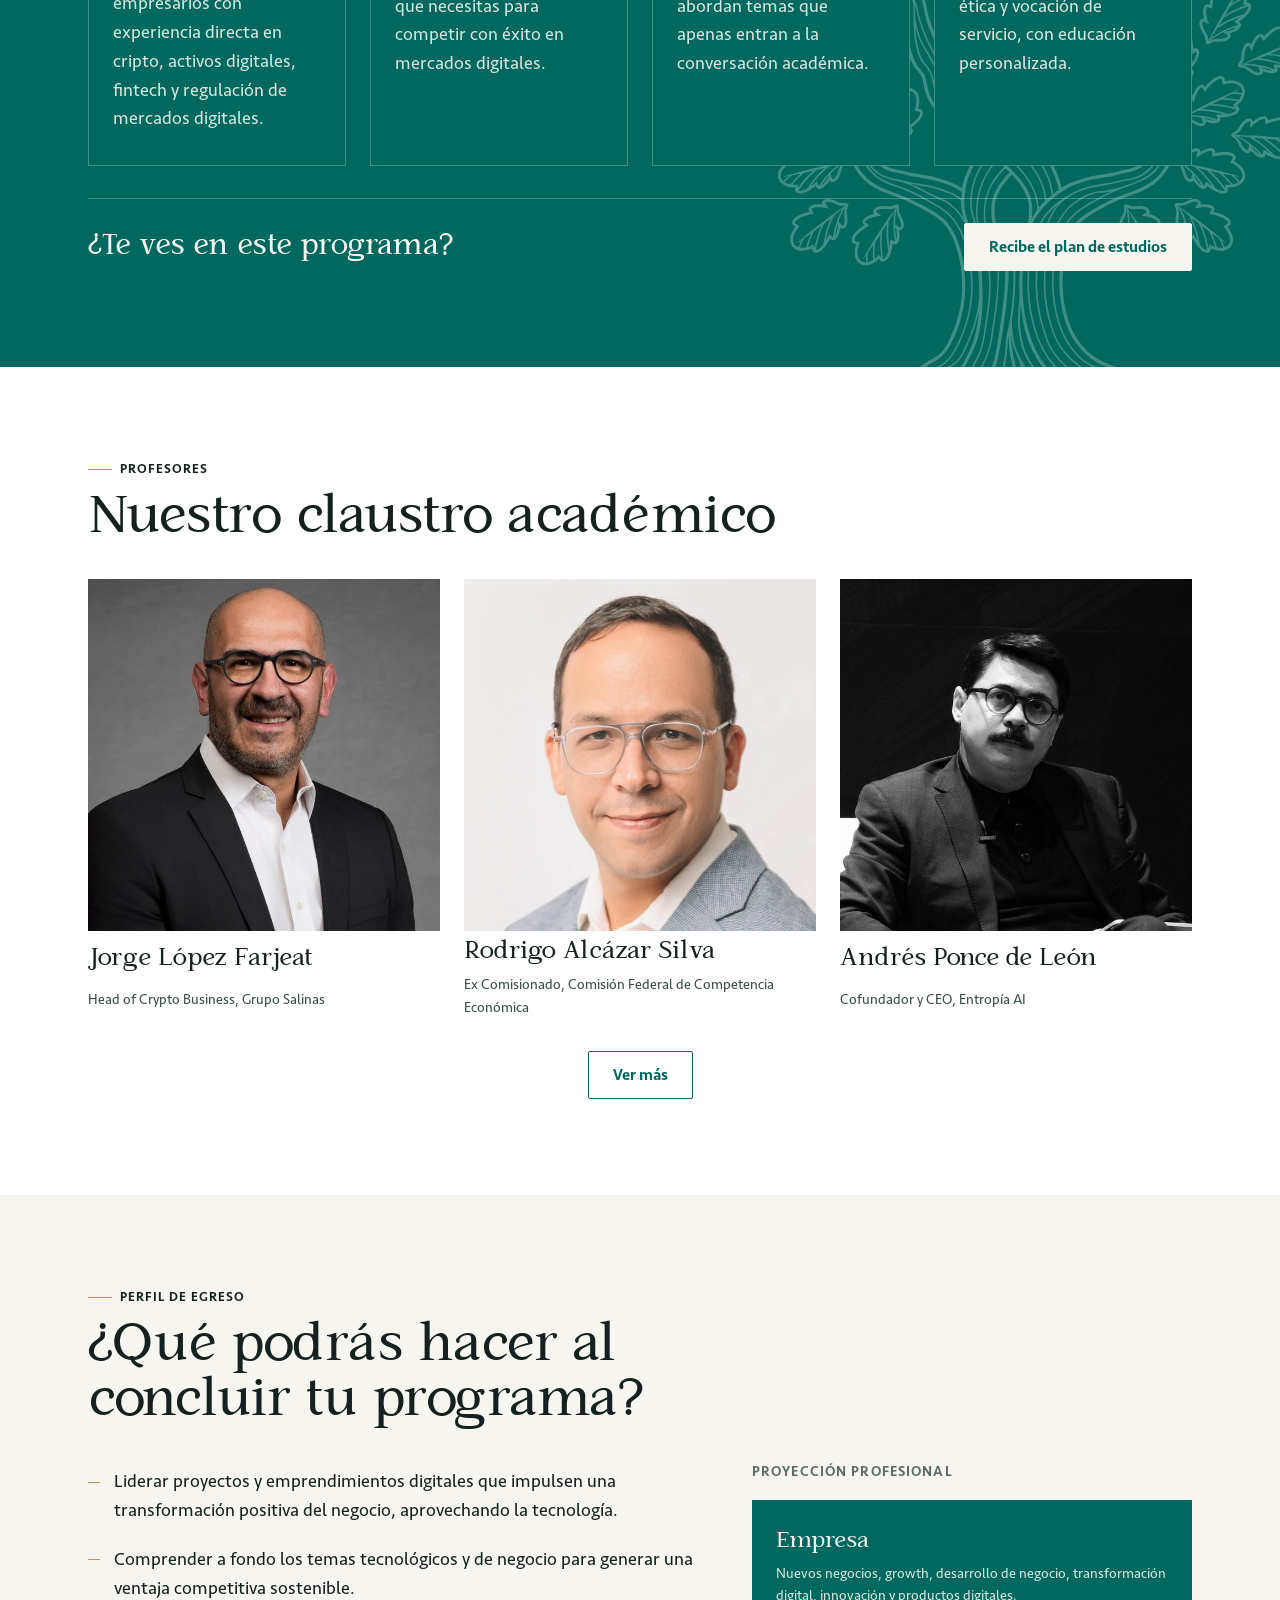
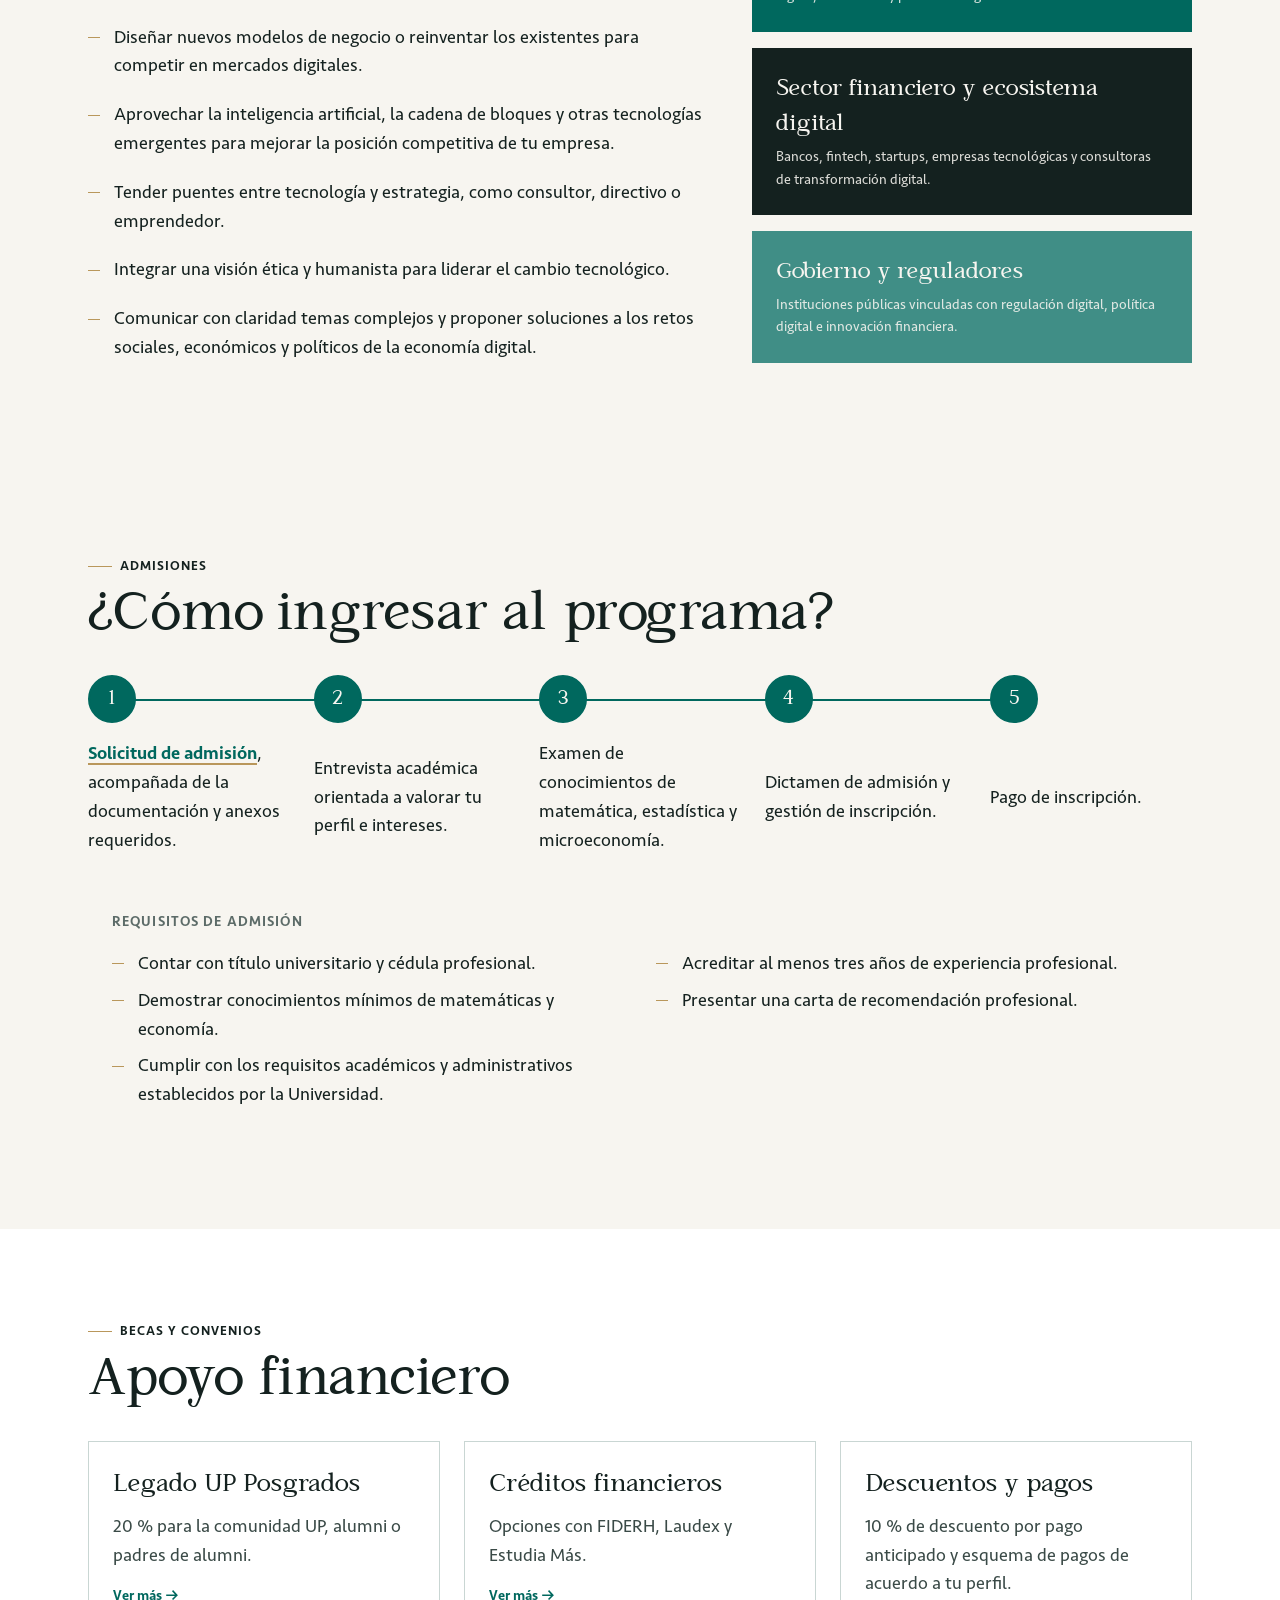
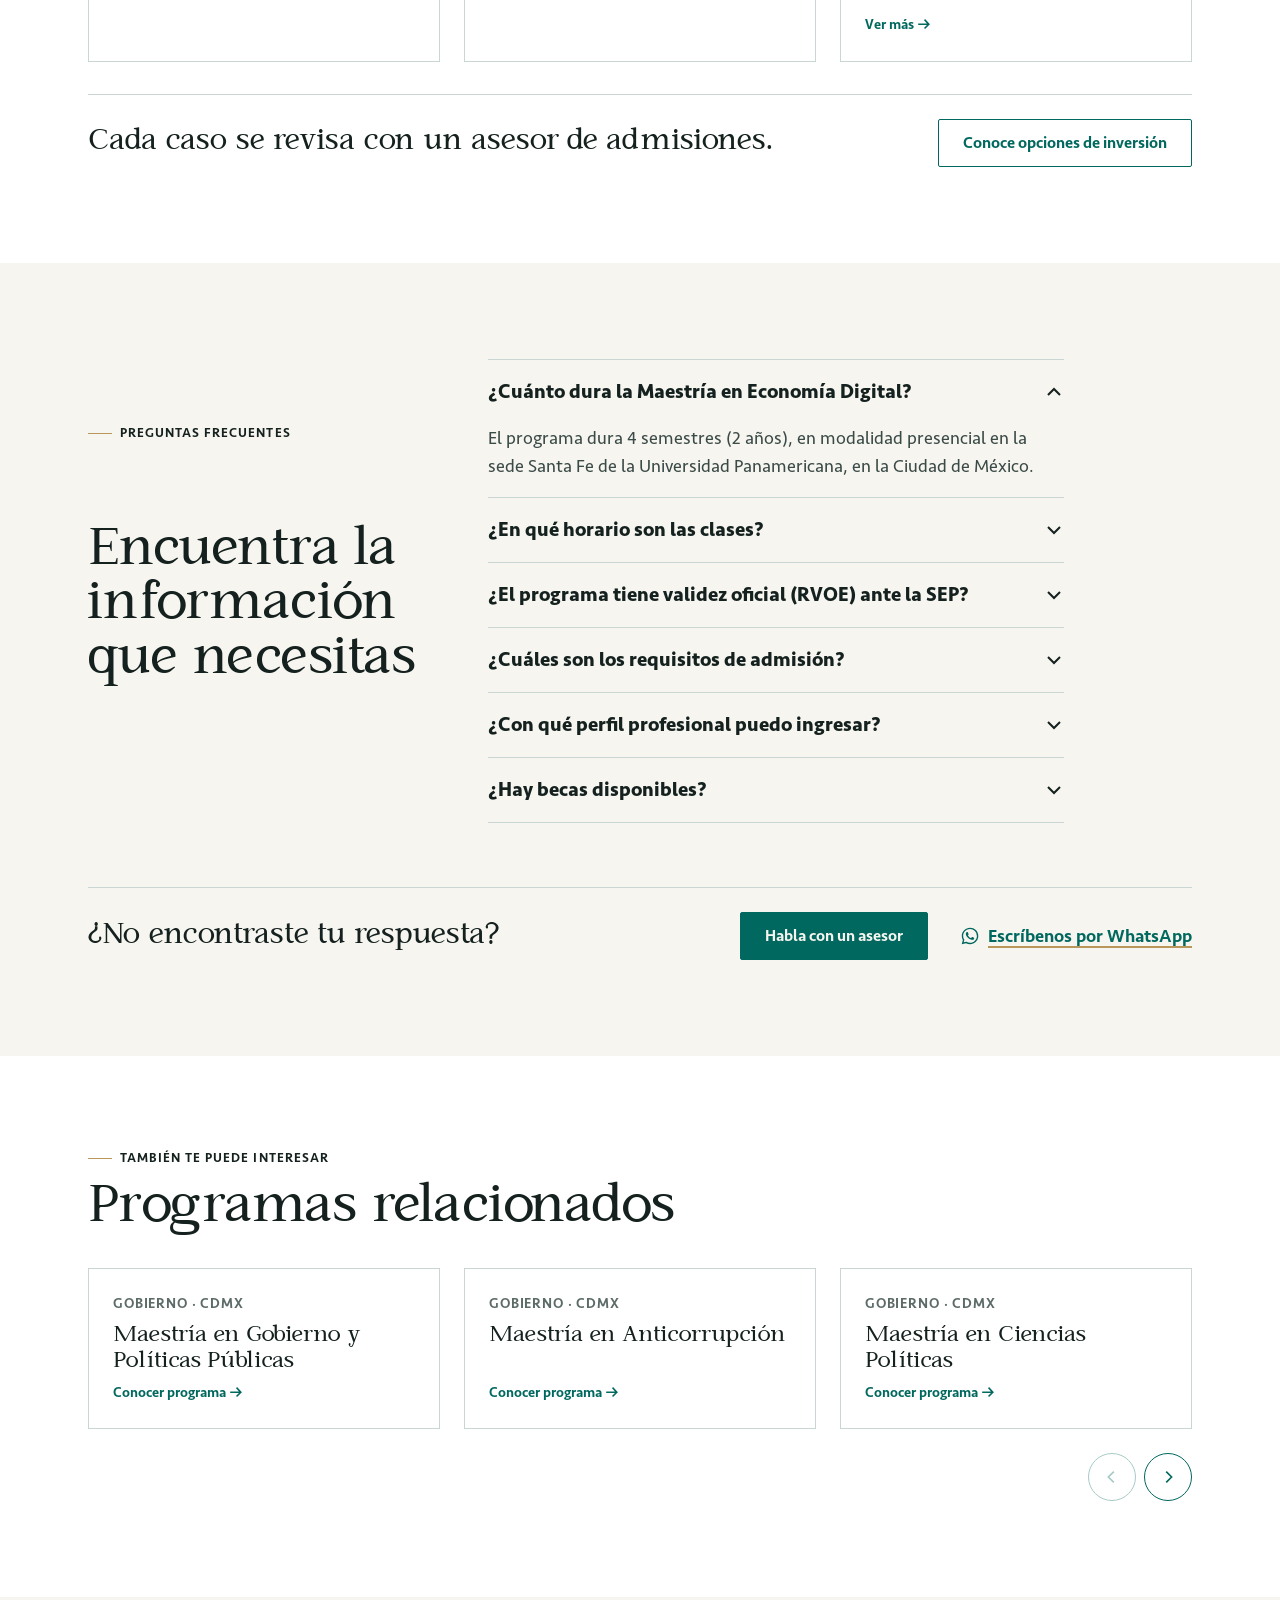
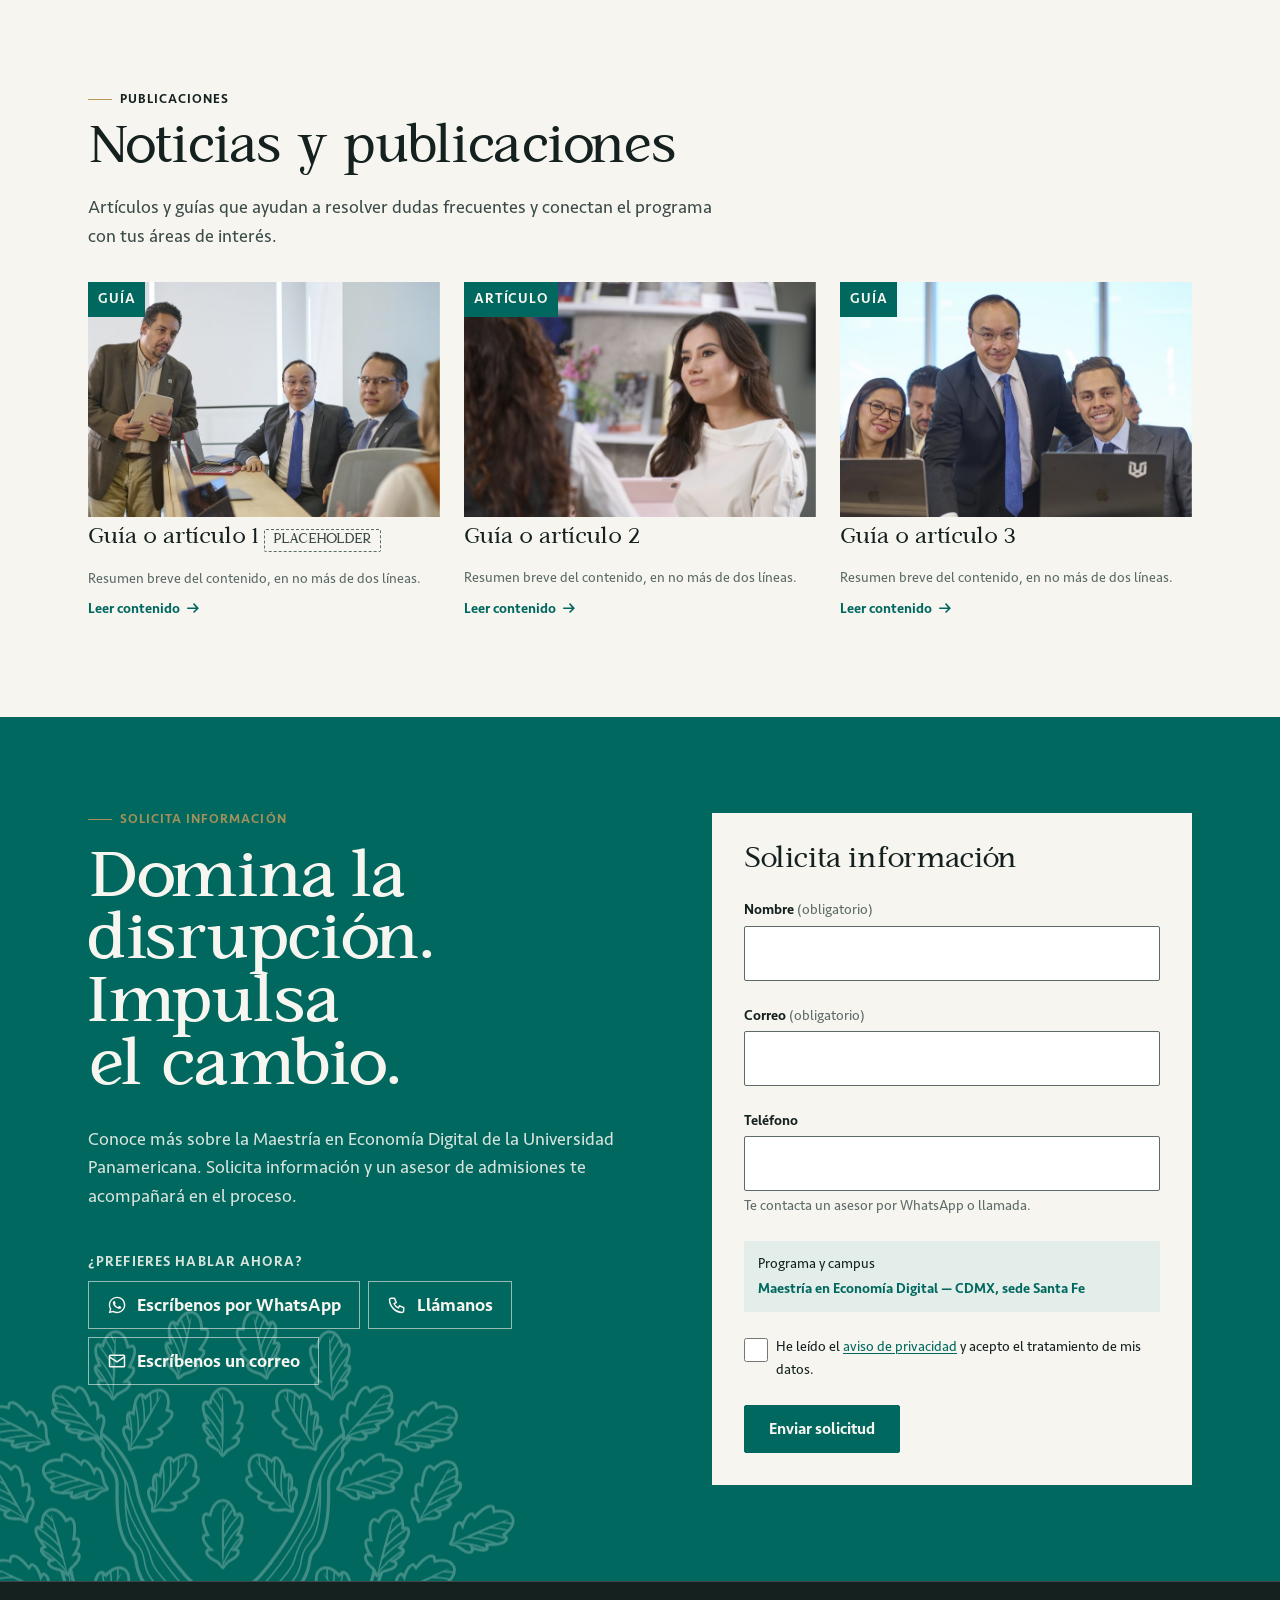
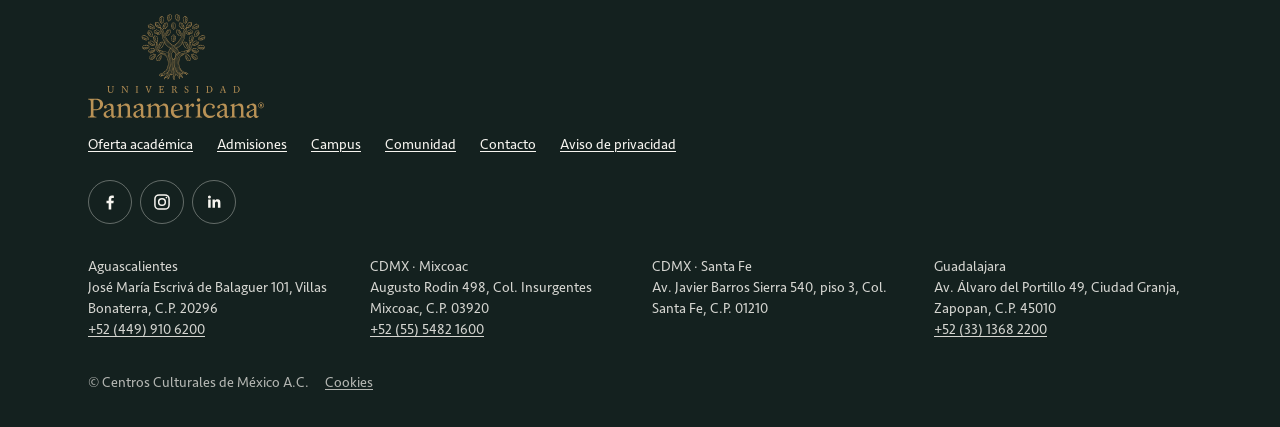
<file: design-system/programa-economia-digital.html>
<!DOCTYPE html>
<html lang="es-MX">
<head>
<meta charset="utf-8">
<meta name="viewport" content="width=device-width, initial-scale=1">
<title>Maestría en Economía Digital · Posgrados Universidad Panamericana · CDMX, sede Santa Fe</title>
<meta name="description" content="Maestría en Economía Digital de la Universidad Panamericana: 4 semestres, presencial en la sede Santa Fe (CDMX), RVOE 20262339. Microeconomía, datos, plataformas, blockchain e inteligencia artificial.">
<meta name="robots" content="noindex, nofollow">
<link rel="stylesheet" href="ds.css?v=6">
<link rel="stylesheet" href="camino.css?v=6">
<link rel="stylesheet" href="campus.css?v=36">
<link rel="stylesheet" href="programa.css?v=31">
</head>
<body class="cp-pagina pg-pagina">
<a class="oculto-visual" href="#contenido">Saltar al contenido</a>
<!--
  Página de programa · Maestría en Economía Digital (2026-09-25)
  Estructura y copy: wireframe de Figma «Programa — Maestría en Economía Digital» (17 módulos).
  Piel, cabecera y movimiento: Propuesta B. El programa NO está en el inventario oficial de 150 (programa nuevo;
  el wireframe lo marca como página propuesta pendiente de aprobación en el mapa de sitio).
-->

<!-- Cabecera según el wireframe de Figma (2026-09-25, a pedido de Jazmín Córdova):
     logo · Oferta académica ▾ · Conoce Posgrados Panamericana ▾ · Noticias · Eventos · Contacto · Solicitar información.
     Sin barra institucional. El contenido de los desplegables no está en el Figma: sale de la lista de páginas
     del cliente y del inventario oficial (pendiente B29). -->
<header class="cp-cab" id="cab">
  <div class="contenedor cp-cab__barra">
    <a class="cp-cab__logo" href="#" aria-label="Posgrados Panamericana — Inicio"><img src="img/logo-posgrados.svg" width="290" height="330" alt=""></a>
    <nav class="cp-nav" aria-label="Principal">
      <ul class="cp-nav__lista">
        <li class="cp-nav__item">
          <button class="cp-nav__boton" type="button" aria-expanded="false" aria-controls="d-oferta">Oferta académica<svg viewBox="0 0 10 10" aria-hidden="true"><path d="M1 3l4 4 4-4" fill="none" stroke="currentColor" stroke-width="1.6"/></svg></button>
          <div class="cp-desp" id="d-oferta" hidden><div class="contenedor cp-desp__rejilla">
          <div class="cp-desp__col">
            <p class="cp-desp__titulo">Por nivel</p>
            <ul>
              <li><a href="#"><span>Maestrías</span><b>84</b></a></li>
              <li><a href="#"><span>Especialidades</span><b>41</b></a></li>
              <li><a href="#"><span>Doctorados</span><b>10</b></a></li>
              <li><a href="#"><span>Diplomados</span><b>13</b></a></li>
              <li><a href="#"><span>Educación continua</span><b>1</b></a></li>
              <li><a href="https://www.up.edu.mx/investigacion/ecosistema-de-innovacion/posgrados/"><span>Programas de investigación</span><b>13</b></a></li>
            </ul>
          </div>
          <div class="cp-desp__col">
            <p class="cp-desp__titulo">Por campus</p>
            <ul>
              <li><a href="sede-cdmx.html"><span>Ciudad de México</span><b>75</b></a></li>
              <li><a href="inicio-b.html#sedes"><span>Guadalajara</span><b>44</b></a></li>
              <li><a href="inicio-b.html#sedes"><span>Aguascalientes</span><b>31</b></a></li>
            </ul>
          </div>
          <div class="cp-desp__col cp-desp__col--marca">
            <div class="banda" aria-hidden="true"></div>
            <p class="cp-desp__cifra"><b>150</b> programas de posgrado en 3 campus</p>
            <a class="cp-desp__todo" href="#">Ver todos los programas <span aria-hidden="true">→</span></a>
          </div>
          </div></div>
        </li>
        <li class="cp-nav__item">
          <button class="cp-nav__boton" type="button" aria-expanded="false" aria-controls="d-conoce">Conoce Posgrados Panamericana<svg viewBox="0 0 10 10" aria-hidden="true"><path d="M1 3l4 4 4-4" fill="none" stroke="currentColor" stroke-width="1.6"/></svg></button>
          <div class="cp-desp" id="d-conoce" hidden><div class="contenedor cp-desp__rejilla">
          <div class="cp-desp__col">
            <p class="cp-desp__titulo">Posgrados Panamericana</p>
            <ul>
              <li><a href="nosotros.html"><span>Nosotros</span></a></li>
              <li><a href="inicio-b.html#sedes"><span>Sedes</span></a></li>
              <li><a href="#"><span>Admisiones</span></a></li>
              <li><a href="#"><span>Becas, financiamiento y convenios</span></a></li>
            </ul>
          </div>
          <div class="cp-desp__col">
            <p class="cp-desp__titulo">En esta página</p>
            <ul>
              <li><a href="inicio-b.html#por-que"><span>¿Por qué Posgrados Panamericana?</span></a></li>
              <li><a href="inicio-b.html#testimonios"><span>Experiencia de egresados</span></a></li>
              <li><a href="inicio-b.html#preguntas"><span>Preguntas frecuentes</span></a></li>
            </ul>
          </div>
          <div class="cp-desp__col cp-desp__col--marca">
            <div class="banda" aria-hidden="true"></div>
            <p class="cp-desp__cifra">Un espacio para descubrir tu mejor versión.</p>
            <a class="cp-desp__todo" href="#solicitud" data-ir-form>Solicita información <span aria-hidden="true">→</span></a>
          </div>
          </div></div>
        </li>
        <li class="cp-nav__item"><a class="cp-nav__enlace" href="noticias.html">Noticias</a></li>
        <li class="cp-nav__item"><a class="cp-nav__enlace" href="eventos.html">Eventos</a></li>
        <li class="cp-nav__item"><a class="cp-nav__enlace" href="#">Contacto</a></li>
      </ul>
    </nav>
    <a class="boton boton--primario cp-cab__cta" href="#solicitud" data-ir-form>Solicitar información</a>
    <span class="cp-progreso" id="progreso" aria-hidden="true"></span>
    <button class="cab__menu cp-cab__menu" id="abrir-menu" type="button" aria-expanded="false" aria-controls="capa-menu"><span class="hamb" aria-hidden="true"><i></i><i></i><i></i></span>Menú</button>
  </div>
</header>
<div class="cp-velo" id="velo" hidden></div>

<!-- Menú móvil: la misma estructura del Figma, con acordeones -->
<div class="capa cp-capa" id="capa-menu" role="dialog" aria-modal="true" aria-label="Menú" hidden>
  <div class="banda banda--atenuada banda--traza" aria-hidden="true"></div>
  <div class="contenedor">
    <div class="capa__cabeza">
      <span class="marca-texto">Posgrados Panamericana</span>
      <button class="cab__menu" id="cerrar-menu" type="button">Cerrar</button>
    </div>
    <nav class="cp-capa__nav" aria-label="Principal (móvil)">
      <div class="cp-capa__item">
        <button class="cp-capa__boton" type="button" aria-expanded="false" aria-controls="m-oferta">Oferta académica<svg viewBox="0 0 10 10" aria-hidden="true"><path d="M1 3l4 4 4-4" fill="none" stroke="currentColor" stroke-width="1.6"/></svg></button>
        <div class="cp-capa__panel" id="m-oferta" hidden><div class="cp-desp__col">
            <p class="cp-desp__titulo">Por nivel</p>
            <ul>
              <li><a href="#"><span>Maestrías</span><b>84</b></a></li>
              <li><a href="#"><span>Especialidades</span><b>41</b></a></li>
              <li><a href="#"><span>Doctorados</span><b>10</b></a></li>
              <li><a href="#"><span>Diplomados</span><b>13</b></a></li>
              <li><a href="#"><span>Educación continua</span><b>1</b></a></li>
              <li><a href="https://www.up.edu.mx/investigacion/ecosistema-de-innovacion/posgrados/"><span>Programas de investigación</span><b>13</b></a></li>
            </ul>
          </div>
          <div class="cp-desp__col">
            <p class="cp-desp__titulo">Por campus</p>
            <ul>
              <li><a href="sede-cdmx.html"><span>Ciudad de México</span><b>75</b></a></li>
              <li><a href="inicio-b.html#sedes"><span>Guadalajara</span><b>44</b></a></li>
              <li><a href="inicio-b.html#sedes"><span>Aguascalientes</span><b>31</b></a></li>
            </ul>
          </div>
          <div class="cp-desp__col cp-desp__col--marca">
            <div class="banda" aria-hidden="true"></div>
            <p class="cp-desp__cifra"><b>150</b> programas de posgrado en 3 campus</p>
            <a class="cp-desp__todo" href="#">Ver todos los programas <span aria-hidden="true">→</span></a>
          </div></div>
      </div>
      <div class="cp-capa__item">
        <button class="cp-capa__boton" type="button" aria-expanded="false" aria-controls="m-conoce">Conoce Posgrados Panamericana<svg viewBox="0 0 10 10" aria-hidden="true"><path d="M1 3l4 4 4-4" fill="none" stroke="currentColor" stroke-width="1.6"/></svg></button>
        <div class="cp-capa__panel" id="m-conoce" hidden><div class="cp-desp__col">
            <p class="cp-desp__titulo">Posgrados Panamericana</p>
            <ul>
              <li><a href="nosotros.html"><span>Nosotros</span></a></li>
              <li><a href="inicio-b.html#sedes"><span>Sedes</span></a></li>
              <li><a href="#"><span>Admisiones</span></a></li>
              <li><a href="#"><span>Becas, financiamiento y convenios</span></a></li>
            </ul>
          </div>
          <div class="cp-desp__col">
            <p class="cp-desp__titulo">En esta página</p>
            <ul>
              <li><a href="inicio-b.html#por-que"><span>¿Por qué Posgrados Panamericana?</span></a></li>
              <li><a href="inicio-b.html#testimonios"><span>Experiencia de egresados</span></a></li>
              <li><a href="inicio-b.html#preguntas"><span>Preguntas frecuentes</span></a></li>
            </ul>
          </div>
          <div class="cp-desp__col cp-desp__col--marca">
            <div class="banda" aria-hidden="true"></div>
            <p class="cp-desp__cifra">Un espacio para descubrir tu mejor versión.</p>
            <a class="cp-desp__todo" href="#solicitud" data-ir-form>Solicita información <span aria-hidden="true">→</span></a>
          </div></div>
      </div>
      <div class="cp-capa__item"><a class="cp-capa__enlace" href="noticias.html">Noticias</a></div>
      <div class="cp-capa__item"><a class="cp-capa__enlace" href="eventos.html">Eventos</a></div>
      <div class="cp-capa__item"><a class="cp-capa__enlace" href="#">Contacto</a></div>
    </nav>
    <a class="boton boton--primario cp-capa__cta" href="#solicitud" data-ir-form>Solicitar información</a>
  </div>
</div>


<main id="contenido">

  <div class="contenedor pg-migas"><nav aria-label="Ruta"><ol>
    <li><a href="inicio-b.html">Inicio</a></li><li><a href="sede-cdmx.html">CDMX</a></li><li><a href="#">Economía</a></li><li aria-current="page">Maestría en Economía Digital</li>
  </ol></nav></div>

  <!-- 01 · Hero -->
  <section class="pg-hero" id="inicio" aria-labelledby="h1">
    <div class="contenedor">
      <div class="pg-hero__texto">
        <p class="cap-etiqueta">Maestría · Campus CDMX — sede Santa Fe</p>
        <h1 id="h1"><span class="linea"><span>Maestría en</span></span> <span class="linea"><span>Economía Digital</span></span></h1>
        <p class="pg-hero__lema">Domina la disrupción. Impulsa el cambio.</p>
        <p class="pg-hero__desc">Comprende los mercados digitales, diseña estrategias con datos y toma decisiones con criterio ético en un entorno que la tecnología redefine todos los días. Todo esto, con el acompañamiento cercano que distingue a la Universidad Panamericana.</p>
        <div class="pg-hero__acciones">
          <a class="boton boton--primario" href="#solicitud" data-intencion="info" data-origen="portada">Solicitar información</a>
          <a class="boton boton--secundario" href="#plan-modal" data-abre-plan data-origen="portada">Quiero recibir el plan de estudios</a>
        </div>
      </div>
      <div class="pg-hero__escena pg-hero__escena--entera">
        <figure class="pg-hero__foto">
          <img src="img/economia-digital.jpg" width="900" height="1097" alt="Profesional de traje frente a una visualización de redes de datos" fetchpriority="high">
        </figure>
        <!-- Tahalí 329 en multiply (Master graphic B, Posgrados · variante A): cruza el borde inferior del franco cuartel, lejos del rostro -->
        <div class="pg-hero__tahali" aria-hidden="true"></div>
      </div>
    </div>
    <div class="contenedor pg-datos">
      <dl>
        <div><dt>Modalidad</dt><dd>Presencial</dd></div>
        <div><dt>Duración</dt><dd>4 semestres (2 años)</dd></div>
        <div><dt>Campus</dt><dd>CDMX — Santa Fe</dd></div>
        <div><dt>Próximo inicio</dt><dd>Agosto 2027</dd></div>
        <div><dt>RVOE</dt><dd>20262339</dd></div>
        <div><dt>Idioma</dt><dd>Español</dd></div>
      </dl>
    </div>
  </section>

  <!-- 02 · Pestañas -->
  <nav class="pg-tabs" id="tabs" aria-label="Secciones del programa">
    <div class="contenedor">
      <div class="pg-tabs__pista" id="tabs-pista">
        <a href="#resumen">Resumen</a>
        <a href="#plan">Plan de estudios</a>
        <a href="#perfil">Perfil</a>
        <a href="#profesores">Profesores</a>
        <a href="#admisiones">Admisiones</a>
        <a href="#apoyo">Apoyo financiero</a>
        <a href="#preguntas">Preguntas frecuentes</a>
        <span class="pg-tabs__indicador" id="tabs-indicador" aria-hidden="true"></span>
      </div>
    </div>
  </nav>

  <!-- 03 · Lo esencial -->
  <section class="pg-seccion pg-seccion--elevada" id="resumen" aria-labelledby="h-esencial">
    <div class="contenedor">
      <div class="pg-cabeza"><p class="cap-etiqueta">Resumen</p><h2 class="cp-h2 cp-mascara" id="h-esencial">Lo esencial del programa</h2></div>
      <ul class="pg-esencial">
        <li class="cp-revela" style="--k:0"><svg viewBox="0 0 24 24" aria-hidden="true" fill="none" stroke="currentColor" stroke-width="1.5"><circle cx="12" cy="12" r="9"/><path d="M12 7v5l3 2"/></svg><b>Duración</b><span>4 semestres / 2 años</span></li>
        <li class="cp-revela" style="--k:1"><svg viewBox="0 0 24 24" aria-hidden="true" fill="none" stroke="currentColor" stroke-width="1.5"><path d="M4 20V9l8-5 8 5v11"/><path d="M9 20v-6h6v6"/></svg><b>Modalidad</b><span>Presencial</span></li>
        <li class="cp-revela" style="--k:2"><svg viewBox="0 0 24 24" aria-hidden="true" fill="none" stroke="currentColor" stroke-width="1.5"><rect x="3" y="5" width="18" height="16"/><path d="M3 10h18M8 3v4M16 3v4"/></svg><b>Días y horarios</b><span>Viernes 16:00–22:00 y sábado 8:00–14:00 h</span></li>
        <li class="cp-revela" style="--k:3"><svg viewBox="0 0 24 24" aria-hidden="true" fill="none" stroke="currentColor" stroke-width="1.5"><path d="M12 21s-7-6.1-7-11a7 7 0 0 1 14 0c0 4.9-7 11-7 11z"/><circle cx="12" cy="10" r="2.5"/></svg><b>Campus</b><span>CDMX — sede Santa Fe</span></li>
        <li class="cp-revela" style="--k:4"><svg viewBox="0 0 24 24" aria-hidden="true" fill="none" stroke="currentColor" stroke-width="1.5"><path d="M5 12h14M13 6l6 6-6 6"/></svg><b>Próximo inicio</b><span>Agosto 2027</span></li>
        <li class="cp-revela" style="--k:5"><svg viewBox="0 0 24 24" aria-hidden="true" fill="none" stroke="currentColor" stroke-width="1.5"><path d="M12 3l7 3v5c0 5-3 8.5-7 10-4-1.5-7-5-7-10V6z"/><path d="M9 12l2 2 4-4"/></svg><b>RVOE y validez</b><span>RVOE 20262339 (26/05/2026)</span></li>
      </ul>
    </div>
  </section>

  <!-- 04 · ¿Qué es? -->
  <!-- 04 · ¿Qué es? — paneles expandibles: rotan solos, se pausan al pasar el cursor y se eligen con clic -->
  <section class="pg-seccion pg-seccion--papel" aria-labelledby="h-quees">
    <div class="contenedor">
      <div class="pg-quees pg-quees--paneles">
        <div class="pg-quees__col">
          <div class="pg-cabeza"><p class="cap-etiqueta">El programa</p><h2 class="cp-h2 cp-mascara" id="h-quees">¿Qué es la Maestría en Economía Digital?</h2></div>
          <p class="pg-quees__texto cp-revela">La Maestría en Economía Digital es un posgrado de la Universidad Panamericana para profesionales que quieren entender —y liderar, con sentido humano— la transformación digital desde una mirada económica rigurosa. A lo largo de cuatro semestres combinarás microeconomía avanzada, teoría de juegos, econometría y ciencia de datos con temas de vanguardia como la economía de plataformas, blockchain, la inteligencia artificial como factor productivo y el diseño de mercados. Al terminar, tendrás las herramientas conceptuales y técnicas para analizar mercados digitales, diseñar estrategias basadas en datos y tomar decisiones informadas en un entorno donde la tecnología redefine constantemente las reglas del juego.</p>
        </div>
        <div class="pg-paneles cp-revela" id="paneles" aria-label="Lo que desarrollarás">
          <div class="pg-panel pg-panel--activo">
            <div class="textura-roble textura-roble--acercamiento" aria-hidden="true"></div>
            <h3><button class="pg-panel__boton" type="button" id="pb-1" aria-expanded="true" aria-controls="pp-1"><span class="pg-panel__n">01</span><span class="pg-panel__t">Criterio económico</span><svg viewBox="0 0 20 20" aria-hidden="true"><path d="M4 7l6 6 6-6" fill="none" stroke="currentColor" stroke-width="2"/></svg></button></h3>
            <div class="pg-panel__cuerpo" id="pp-1" role="region" aria-labelledby="pb-1"><p>Analiza cómo la tecnología transforma mercados, competencia, costos y creación de valor.</p></div>
            <span class="pg-panel__barra" aria-hidden="true"></span>
          </div>
          <div class="pg-panel">
            <div class="textura-roble textura-roble--acercamiento" aria-hidden="true"></div>
            <h3><button class="pg-panel__boton" type="button" id="pb-2" aria-expanded="false" aria-controls="pp-2"><span class="pg-panel__n">02</span><span class="pg-panel__t">Criterio estratégico</span><svg viewBox="0 0 20 20" aria-hidden="true"><path d="M4 7l6 6 6-6" fill="none" stroke="currentColor" stroke-width="2"/></svg></button></h3>
            <div class="pg-panel__cuerpo" id="pp-2" role="region" aria-labelledby="pb-2"><p>Identifica oportunidades y evalúa tecnologías y modelos de negocio para construir ventajas competitivas.</p></div>
            <span class="pg-panel__barra" aria-hidden="true"></span>
          </div>
          <div class="pg-panel">
            <div class="textura-roble textura-roble--acercamiento" aria-hidden="true"></div>
            <h3><button class="pg-panel__boton" type="button" id="pb-3" aria-expanded="false" aria-controls="pp-3"><span class="pg-panel__n">03</span><span class="pg-panel__t">Capacidad directiva</span><svg viewBox="0 0 20 20" aria-hidden="true"><path d="M4 7l6 6 6-6" fill="none" stroke="currentColor" stroke-width="2"/></svg></button></h3>
            <div class="pg-panel__cuerpo" id="pp-3" role="region" aria-labelledby="pb-3"><p>Toma decisiones basadas en datos y lidera iniciativas digitales considerando viabilidad, regulación e implicaciones éticas.</p></div>
            <span class="pg-panel__barra" aria-hidden="true"></span>
          </div>
        </div>
      </div>
    </div>
  </section>

  <!-- 05 · ¿Para quién? -->
  <section class="pg-seccion pg-seccion--elevada" aria-labelledby="h-quien">
    <div class="contenedor">
      <div class="pg-cabeza"><p class="cap-etiqueta">Perfil de ingreso</p><h2 class="cp-h2 cp-mascara" id="h-quien">¿Para quién es este programa?</h2></div>
      <div class="pg-quien">
        <div class="cp-revela" style="--k:0"><h3>Perfil de ingreso</h3><p>Un directivo con al menos 3 años de experiencia profesional. Directivos en áreas de transformación tecnológica, emprendedores, consultores y reguladores que buscan oportunidades de negocio en mercados digitales y quieren liderar el cambio que traen las tecnologías digitales.</p></div>
        <div class="cp-revela" style="--k:1"><h3>Es ideal si buscas…</h3><ul class="pg-lista"><li>Entender la economía digital para dirigir un proyecto tecnológico o emprender en mercados digitales.</li><li>Liderar el cambio tecnológico para crecer profesionalmente o lanzar tu propio proyecto.</li><li>Combinar bases teóricas sólidas con una aplicación práctica al mundo de los negocios.</li></ul></div>
        <div class="pg-quien--aviso cp-revela" style="--k:2"><h3>Requisitos de admisión</h3><ul class="pg-lista"><li>Contar con título universitario y cédula profesional.</li><li>Acreditar al menos tres años de experiencia profesional.</li><li>Demostrar conocimientos mínimos de matemáticas y economía.</li><li>Presentar una carta de recomendación profesional.</li><li>Cumplir con los requisitos académicos y administrativos establecidos por la Universidad.</li></ul></div>
      </div>
    </div>
  </section>

  <!-- 06 · ¿Qué vas a aprender? -->
  <section class="pg-seccion pg-seccion--papel" id="plan" aria-labelledby="h-plan">
    <div class="contenedor pg-plan">
      <div class="pg-plan__fijo">
        <p class="cap-etiqueta">Plan de estudios</p>
        <h2 class="cp-h2 cp-mascara" id="h-plan">¿Qué vas a aprender?</h2>
        <div class="pg-plan__estructura">
          <div><b>4</b><span>semestres</span></div>
          <div><b>9</b><span>ejes temáticos</span></div>
          <div><b>1</b><span>proyecto final para titularte</span></div>
        </div>
        <p class="cp-apoyo">Modalidad presencial. El plan completo te llega por correo al solicitarlo.</p>
        <a class="boton boton--secundario" href="#plan-modal" data-abre-plan data-origen="plan-de-estudios" style="justify-self:start">Quiero recibir el plan de estudios</a>
      </div>
      <div>
        <p class="pg-nota" style="margin:0 0 var(--espacio-base)">Ejes temáticos del plan de estudios</p>
        <ol class="pg-ejes" id="ejes">
          <li>Microeconomía avanzada</li>
          <li>Teoría de juegos</li>
          <li>Econometría</li>
          <li>Ciencia de datos aplicada a la economía</li>
          <li>Economía de plataformas</li>
          <li>Blockchain (cadena de bloques)</li>
          <li>Inteligencia artificial como factor productivo</li>
          <li>Diseño de mercados</li>
          <li>Economía de la inteligencia artificial</li>
        </ol>
      </div>
    </div>
  </section>

  <!-- 07 · ¿Por qué en la UP? -->
  <section class="pg-seccion pg-seccion--marca pg-seccion--roble" aria-labelledby="h-porque">
    <div class="textura-roble" aria-hidden="true"></div>
    <div class="contenedor" style="position:relative;z-index:1">
      <div class="pg-cabeza"><p class="cap-etiqueta">Diferenciadores</p><h2 class="cp-h2 cp-mascara" id="h-porque">¿Por qué estudiar este programa en la UP?</h2></div>
      <ol class="pg-porque">
        <li class="cp-revela" style="--k:0"><h3>Claustro conectado con la economía digital real</h3><p>Aprende de directivos y empresarios con experiencia directa en cripto, activos digitales, fintech y regulación de mercados digitales.</p></li>
        <li class="cp-revela" style="--k:1"><h3>Rigor económico y práctica digital</h3><p>Fundamentos económicos sólidos con las herramientas prácticas que necesitas para competir con éxito en mercados digitales.</p></li>
        <li class="cp-revela" style="--k:2"><h3>Currículum de vanguardia</h3><p>Cursos como Economía de la IA, Cadena de Bloques y Diseño de Mercados abordan temas que apenas entran a la conversación académica.</p></li>
        <li class="cp-revela" style="--k:3"><h3>Formación con sentido humano</h3><p>En la UP formamos personas que lideran la transformación digital con ética y vocación de servicio, con educación personalizada.</p></li>
      </ol>
      <div class="pg-llamado pg-llamado--verde cp-revela">
        <p class="pg-llamado__texto">¿Te ves en este programa?</p>
        <a class="boton pg-llamado__boton" href="#plan-modal" data-abre-plan data-origen="por-que-up">Recibe el plan de estudios</a>
      </div>
    </div>
  </section>

  <!-- 08 · Claustro -->
  <section class="pg-seccion pg-seccion--elevada" id="profesores" aria-labelledby="h-claustro">
    <div class="contenedor">
      <div class="pg-cabeza"><p class="cap-etiqueta">Profesores</p><h2 class="cp-h2 cp-mascara" id="h-claustro">Nuestro claustro académico</h2></div>
      <ul class="pg-claustro" id="claustro">
        <li class="pg-profe cp-revela" style="--k:0"><div class="pg-profe__foto"><img src="img/claustro/jorge-lopez-farjeat.jpg" width="640" height="640" alt="Retrato de Jorge López Farjeat" loading="lazy"></div><h3>Jorge López Farjeat</h3><p>Head of Crypto Business, Grupo Salinas</p></li>
        <li class="pg-profe cp-revela" style="--k:1"><div class="pg-profe__foto"><img src="img/claustro/rodrigo-alcazar-silva.jpg" width="640" height="640" alt="Retrato de Rodrigo Alcázar Silva" loading="lazy"></div><h3>Rodrigo Alcázar Silva</h3><p>Ex Comisionado, Comisión Federal de Competencia Económica</p></li>
        <li class="pg-profe cp-revela" style="--k:2"><div class="pg-profe__foto"><img src="img/claustro/andres-ponce-de-leon.jpg" width="640" height="640" alt="Retrato de Andrés Ponce de León" loading="lazy"></div><h3>Andrés Ponce de León</h3><p>Cofundador y CEO, Entropía AI</p></li>
        <li class="pg-profe cp-revela pg-profe--extra" style="--k:0"><div class="pg-profe__foto"><img src="img/claustro/bernardo-gonzalez-rosas.jpg" width="640" height="640" alt="Retrato de Bernardo González Rosas" loading="lazy"></div><h3>Bernardo González Rosas</h3><p>Presidente del Consejo, Banco Plata</p></li>
        <li class="pg-profe cp-revela pg-profe--extra" style="--k:1"><div class="pg-profe__foto"><img src="img/claustro/carlos-ruiz-gonzalez.jpg" width="640" height="640" alt="Retrato de Carlos Ruíz González" loading="lazy"></div><h3>Carlos Ruíz González</h3><p>Profesor decano, IPADE</p></li>
        <li class="pg-profe cp-revela pg-profe--extra" style="--k:2"><div class="pg-profe__foto" aria-hidden="true"><span>PC</span></div><h3>Pablo Cázares</h3><p>Ads Measurement Lead, Uber</p></li>
      </ul>
      <div class="pg-ver-mas"><button class="boton boton--secundario" type="button" id="ver-claustro" aria-expanded="false" aria-controls="claustro">Ver más</button></div>
    </div>
  </section>

  <!-- 09 · Egreso -->
  <section class="pg-seccion pg-seccion--papel" id="perfil" aria-labelledby="h-egreso">
    <div class="contenedor">
      <div class="pg-cabeza"><p class="cap-etiqueta">Perfil de egreso</p><h2 class="cp-h2 cp-mascara" id="h-egreso">¿Qué podrás hacer al concluir tu programa?</h2></div>
      <div class="pg-egreso">
        <div class="cp-revela"><ul class="pg-lista" aria-label="Perfil de egreso">
          <li>Liderar proyectos y emprendimientos digitales que impulsen una transformación positiva del negocio, aprovechando la tecnología.</li>
          <li>Comprender a fondo los temas tecnológicos y de negocio para generar una ventaja competitiva sostenible.</li>
          <li>Diseñar nuevos modelos de negocio o reinventar los existentes para competir en mercados digitales.</li>
          <li>Aprovechar la inteligencia artificial, la cadena de bloques y otras tecnologías emergentes para mejorar la posición competitiva de tu empresa.</li>
          <li>Tender puentes entre tecnología y estrategia, como consultor, directivo o emprendedor.</li>
          <li>Integrar una visión ética y humanista para liderar el cambio tecnológico.</li>
          <li>Comunicar con claridad temas complejos y proponer soluciones a los retos sociales, económicos y políticos de la economía digital.</li>
        </ul></div>
        <div><h3>Proyección profesional</h3><ul class="pg-campos">
          <li class="cp-revela" style="--k:0"><b>Empresa</b><span>Nuevos negocios, growth, desarrollo de negocio, transformación digital, innovación y productos digitales.</span></li>
          <li class="cp-revela" style="--k:1"><b>Sector financiero y ecosistema digital</b><span>Bancos, fintech, startups, empresas tecnológicas y consultoras de transformación digital.</span></li>
          <li class="cp-revela" style="--k:2"><b>Gobierno y reguladores</b><span>Instituciones públicas vinculadas con regulación digital, política digital e innovación financiera.</span></li>
        </ul></div>
      </div>
    </div>
  </section>

  <!-- 10 · Voces: carrusel de al menos 3 testimonios. Se oculta en programas nuevos sin egresados (como este); ?testimonios=1 la muestra para revisar el diseño -->
  <section class="pg-seccion pg-seccion--elevada" id="testimonios-seccion" aria-labelledby="h-voces" data-condicional hidden>
    <div class="contenedor">
      <div class="pg-cabeza"><p class="cap-etiqueta">Egresados</p><h2 class="cp-h2 cp-mascara" id="h-voces">La voz de nuestros egresados</h2></div>
      <div class="pg-voces">
        <div class="pg-testimonios cp-revela" aria-roledescription="carrusel" aria-label="Testimonios de egresados">
          <ul class="pg-testimonios__pista" id="testimonios">
          <li class="pg-testimonios__item" role="group" aria-roledescription="testimonio" aria-label="1 de 3"><figure><blockquote>«Testimonio breve enfocado en una transformación medible.»</blockquote><figcaption class="pg-voz__autor">
            <div class="pg-voz__foto" role="img" aria-label="Espacio para la fotografía del egresado"><svg width="28" height="28" viewBox="0 0 24 24" fill="none" stroke="currentColor" stroke-width="1.5" aria-hidden="true"><circle cx="12" cy="8.5" r="3.5"/><path d="M5 20c0-3.6 3.1-6 7-6s7 2.4 7 6"/></svg></div>
            <div class="pg-voz__datos"><strong>Nombre del egresado</strong><span>Puesto actual, empresa</span><span>Generación 20XX <span class="ds__tag ds__tag--placeholder">PLACEHOLDER</span></span></div>
          </figcaption></figure></li>
          <li class="pg-testimonios__item" role="group" aria-roledescription="testimonio" aria-label="2 de 3"><figure><blockquote>«Testimonio breve enfocado en una transformación medible.»</blockquote><figcaption class="pg-voz__autor">
            <div class="pg-voz__foto" role="img" aria-label="Espacio para la fotografía del egresado"><svg width="28" height="28" viewBox="0 0 24 24" fill="none" stroke="currentColor" stroke-width="1.5" aria-hidden="true"><circle cx="12" cy="8.5" r="3.5"/><path d="M5 20c0-3.6 3.1-6 7-6s7 2.4 7 6"/></svg></div>
            <div class="pg-voz__datos"><strong>Nombre del egresado</strong><span>Puesto actual, empresa</span><span>Generación 20XX</span></div>
          </figcaption></figure></li>
          <li class="pg-testimonios__item" role="group" aria-roledescription="testimonio" aria-label="3 de 3"><figure><blockquote>«Testimonio breve enfocado en una transformación medible.»</blockquote><figcaption class="pg-voz__autor">
            <div class="pg-voz__foto" role="img" aria-label="Espacio para la fotografía del egresado"><svg width="28" height="28" viewBox="0 0 24 24" fill="none" stroke="currentColor" stroke-width="1.5" aria-hidden="true"><circle cx="12" cy="8.5" r="3.5"/><path d="M5 20c0-3.6 3.1-6 7-6s7 2.4 7 6"/></svg></div>
            <div class="pg-voz__datos"><strong>Nombre del egresado</strong><span>Puesto actual, empresa</span><span>Generación 20XX</span></div>
          </figcaption></figure></li>
          </ul>
          <div class="pg-testimonios__control">
            <button type="button" id="testi-ant" aria-label="Testimonio anterior" aria-controls="testimonios"><svg viewBox="0 0 20 20" width="18" height="18" aria-hidden="true"><path d="M12 4l-6 6 6 6" fill="none" stroke="currentColor" stroke-width="1.8"/></svg></button>
            <span class="pg-testimonios__puntos" id="testi-puntos" aria-hidden="true"><i></i><i></i><i></i></span>
            <button type="button" id="testi-sig" aria-label="Testimonio siguiente" aria-controls="testimonios"><svg viewBox="0 0 20 20" width="18" height="18" aria-hidden="true"><path d="M8 4l6 6-6 6" fill="none" stroke="currentColor" stroke-width="1.8"/></svg></button>
          </div>
        </div>
        <div class="pg-video cp-revela" style="--k:1"><button type="button" aria-label="Reproducir testimonio en video"><svg width="24" height="24" viewBox="0 0 24 24" aria-hidden="true"><path d="M8 5v14l11-7z" fill="currentColor"/></svg></button><small>Video de 1 a 2 minutos con subtítulos</small></div>
      </div>
    </div>
  </section>

  <!-- 11 · Admisión -->
  <section class="pg-seccion pg-seccion--papel" id="admisiones" aria-labelledby="h-admision">
    <div class="contenedor">
      <div class="pg-cabeza"><p class="cap-etiqueta">Admisiones</p><h2 class="cp-h2 cp-mascara" id="h-admision">¿Cómo ingresar al programa?</h2></div>
      <ol class="pg-pasos cp-revela" id="pasos">
        <li style="--k:0"><span><a class="pg-enlace-cta" href="#solicitud" data-intencion="info" data-origen="admision">Solicitud de admisión</a>, acompañada de la documentación y anexos requeridos.</span></li>
        <li style="--k:1">Entrevista académica orientada a valorar tu perfil e intereses.</li>
        <li style="--k:2">Examen de conocimientos de matemática, estadística y microeconomía.</li>
        <li style="--k:3">Dictamen de admisión y gestión de inscripción.</li>
        <li style="--k:4">Pago de inscripción.</li>
      </ol>
      <div class="pg-requisitos pg-requisitos--lista"><h3>Requisitos de admisión</h3><ul class="pg-lista"><li>Contar con título universitario y cédula profesional.</li><li>Acreditar al menos tres años de experiencia profesional.</li><li>Demostrar conocimientos mínimos de matemáticas y economía.</li><li>Presentar una carta de recomendación profesional.</li><li>Cumplir con los requisitos académicos y administrativos establecidos por la Universidad.</li></ul></div>
    </div>
  </section>

  <!-- 12 · Apoyo financiero -->
  <section class="pg-seccion pg-seccion--elevada" id="apoyo" aria-labelledby="h-apoyo">
    <div class="contenedor">
      <div class="pg-cabeza"><p class="cap-etiqueta">Becas y convenios</p><h2 class="cp-h2 cp-mascara" id="h-apoyo">Apoyo financiero</h2></div>
      <ul class="pg-apoyo">
        <li class="cp-revela" style="--k:0"><a href="#"><b>Legado UP Posgrados</b><span>20 % para la comunidad UP, alumni o padres de alumni.</span><em>Ver más <span aria-hidden="true">→</span></em></a></li>
        <li class="cp-revela" style="--k:1"><a href="#"><b>Créditos financieros</b><span>Opciones con FIDERH, Laudex y Estudia Más.</span><em>Ver más <span aria-hidden="true">→</span></em></a></li>
        <li class="cp-revela" style="--k:2"><a href="#"><b>Descuentos y pagos</b><span>10 % de descuento por pago anticipado y esquema de pagos de acuerdo a tu perfil.</span><em>Ver más <span aria-hidden="true">→</span></em></a></li>
      </ul>
      <div class="pg-llamado cp-revela">
        <p class="pg-llamado__texto">Cada caso se revisa con un asesor de admisiones.</p>
        <a class="boton boton--secundario" href="#solicitud" data-intencion="info" data-origen="apoyo-financiero">Conoce opciones de inversión</a>
      </div>
    </div>
  </section>

  <!-- 13 · Preguntas frecuentes -->
  <section class="pg-seccion pg-seccion--papel" id="preguntas" aria-labelledby="h-faq">
    <div class="contenedor cp-faq">
      <div class="pg-cabeza" style="margin:0"><p class="cap-etiqueta">Preguntas frecuentes</p><h2 class="cp-h2 cp-mascara" id="h-faq">Encuentra la información que necesitas</h2></div>
      <div class="acordeon">
        <div class="acordeon__item"><h3><button class="acordeon__boton" aria-expanded="true" aria-controls="faq-1"><span class="q">¿Cuánto dura la Maestría en Economía Digital?</span><svg viewBox="0 0 20 20" aria-hidden="true"><path d="M4 7l6 6 6-6" fill="none" stroke="currentColor" stroke-width="2"/></svg></button></h3><div class="acordeon__panel" id="faq-1"><div><p>El programa dura 4 semestres (2 años), en modalidad presencial en la sede Santa Fe de la Universidad Panamericana, en la Ciudad de México. </p></div></div></div>
        <div class="acordeon__item"><h3><button class="acordeon__boton" aria-expanded="false" aria-controls="faq-2"><span class="q">¿En qué horario son las clases?</span><svg viewBox="0 0 20 20" aria-hidden="true"><path d="M4 7l6 6 6-6" fill="none" stroke="currentColor" stroke-width="2"/></svg></button></h3><div class="acordeon__panel" id="faq-2" data-cerrado><div><p>Viernes de 16:00 a 22:00 horas y sábado de 08:00 a 14:00 horas.</p></div></div></div>
        <div class="acordeon__item"><h3><button class="acordeon__boton" aria-expanded="false" aria-controls="faq-3"><span class="q">¿El programa tiene validez oficial (RVOE) ante la SEP?</span><svg viewBox="0 0 20 20" aria-hidden="true"><path d="M4 7l6 6 6-6" fill="none" stroke="currentColor" stroke-width="2"/></svg></button></h3><div class="acordeon__panel" id="faq-3" data-cerrado><div><p>Sí. El programa cuenta con RVOE 20262339, con fecha del 26 de mayo de 2026. </p></div></div></div>
        <div class="acordeon__item"><h3><button class="acordeon__boton" aria-expanded="false" aria-controls="faq-4"><span class="q">¿Cuáles son los requisitos de admisión?</span><svg viewBox="0 0 20 20" aria-hidden="true"><path d="M4 7l6 6 6-6" fill="none" stroke="currentColor" stroke-width="2"/></svg></button></h3><div class="acordeon__panel" id="faq-4" data-cerrado><div><ul class="pg-lista"><li>Contar con título universitario y cédula profesional.</li><li>Acreditar al menos tres años de experiencia profesional.</li><li>Demostrar conocimientos mínimos de matemáticas y economía.</li><li>Presentar una carta de recomendación profesional.</li><li>Cumplir con los requisitos académicos y administrativos establecidos por la Universidad.</li></ul></div></div></div>
        <div class="acordeon__item"><h3><button class="acordeon__boton" aria-expanded="false" aria-controls="faq-5"><span class="q">¿Con qué perfil profesional puedo ingresar?</span><svg viewBox="0 0 20 20" aria-hidden="true"><path d="M4 7l6 6 6-6" fill="none" stroke="currentColor" stroke-width="2"/></svg></button></h3><div class="acordeon__panel" id="faq-5" data-cerrado><div><p>Directivos con al menos 3 años de experiencia en transformación tecnológica, emprendimiento, consultoría o regulación. </p></div></div></div>
        <div class="acordeon__item"><h3><button class="acordeon__boton" aria-expanded="false" aria-controls="faq-6"><span class="q">¿Hay becas disponibles?</span><svg viewBox="0 0 20 20" aria-hidden="true"><path d="M4 7l6 6 6-6" fill="none" stroke="currentColor" stroke-width="2"/></svg></button></h3><div class="acordeon__panel" id="faq-6" data-cerrado><div><p> <span class="ds__tag ds__tag--placeholder">PENDIENTE</span> Por confirmar con la UP.</p></div></div></div>
      </div>
      <div class="pg-llamado pg-llamado--dudas cp-revela">
        <p class="pg-llamado__texto">¿No encontraste tu respuesta?</p>
        <div class="pg-llamado__acciones"><a class="boton boton--primario" href="#solicitud" data-intencion="info" data-origen="preguntas-frecuentes">Habla con un asesor</a><a class="pg-enlace-cta pg-enlace-cta--icono" href="https://wa.me/525538245544?text=Hola%2C%20me%20interesa%20la%20Maestr%C3%ADa%20en%20Econom%C3%ADa%20Digital" target="_blank" rel="noopener" data-origen="preguntas-frecuentes"><svg class="pg-enlace-cta__icono" width="20" height="20" viewBox="0 0 24 24" fill="currentColor" aria-hidden="true"><path d="M12.04 2C6.58 2 2.13 6.45 2.13 11.91c0 1.75.46 3.45 1.32 4.95L2.05 22l5.25-1.38a9.87 9.87 0 0 0 4.74 1.21h.01c5.46 0 9.91-4.45 9.91-9.91 0-2.65-1.03-5.14-2.9-7.01A9.82 9.82 0 0 0 12.04 2zm0 1.67c2.2 0 4.26.86 5.82 2.42a8.2 8.2 0 0 1 2.41 5.83c0 4.54-3.7 8.23-8.24 8.23a8.2 8.2 0 0 1-4.19-1.15l-.3-.18-3.12.82.83-3.04-.2-.31a8.2 8.2 0 0 1-1.26-4.38c.01-4.54 3.7-8.24 8.25-8.24zM8.53 7.33c-.16 0-.43.06-.66.31-.22.25-.87.85-.87 2.07 0 1.22.89 2.4 1.01 2.56.12.17 1.75 2.67 4.23 3.74.59.26 1.05.41 1.41.52.59.19 1.13.16 1.56.1.48-.07 1.47-.6 1.67-1.18.21-.58.21-1.07.15-1.18-.07-.1-.23-.16-.48-.29-.25-.12-1.47-.72-1.69-.81-.23-.08-.39-.12-.56.13-.16.25-.64.81-.78.97-.15.17-.29.19-.54.06-.25-.12-1.05-.39-2-1.23-.74-.66-1.24-1.47-1.38-1.72-.15-.25-.02-.38.11-.51.11-.11.25-.29.37-.43.13-.15.17-.25.25-.42.08-.16.04-.31-.02-.43-.06-.13-.56-1.35-.77-1.84-.2-.49-.4-.42-.56-.43-.14-.01-.31-.01-.47-.01z"/></svg>Escríbenos por WhatsApp</a></div>
      </div>
    </div>
  </section>

  <!-- 14 · Programas relacionados -->
  <section class="pg-seccion pg-seccion--elevada" aria-labelledby="h-rel">
    <div class="contenedor">
      <div class="pg-cabeza"><p class="cap-etiqueta">También te puede interesar</p><h2 class="cp-h2 cp-mascara" id="h-rel">Programas relacionados</h2></div>
      <div class="pg-carrusel"><ul class="pg-relacionados" id="relacionados">
        <li class="cp-revela" style="--k:0"><a href="#"><small>Gobierno · CDMX</small><b>Maestría en Gobierno y Políticas Públicas</b><span>Conocer programa →</span></a></li>
        <li class="cp-revela" style="--k:1"><a href="#"><small>Gobierno · CDMX</small><b>Maestría en Anticorrupción</b><span>Conocer programa →</span></a></li>
        <li class="cp-revela" style="--k:2"><a href="#"><small>Gobierno · CDMX</small><b>Maestría en Ciencias Políticas</b><span>Conocer programa →</span></a></li>
        <li class="cp-revela" style="--k:3"><a href="#"><small>Ingeniería · CDMX</small><b>Maestría en Ciencia de Datos</b><span>Conocer programa →</span></a></li>
      </ul><div class="pg-carrusel__control"><button type="button" id="rel-ant" aria-label="Programas anteriores" aria-controls="relacionados"><svg viewBox="0 0 20 20" aria-hidden="true"><path d="M12 4l-6 6 6 6" fill="none" stroke="currentColor" stroke-width="1.8"/></svg></button><button type="button" id="rel-sig" aria-label="Más programas" aria-controls="relacionados"><svg viewBox="0 0 20 20" aria-hidden="true"><path d="M8 4l6 6-6 6" fill="none" stroke="currentColor" stroke-width="1.8"/></svg></button></div></div>
    </div>
  </section>

  <!-- 15 · Noticias y publicaciones (condicional) -->
  <section class="pg-seccion pg-seccion--papel" aria-labelledby="h-pub" data-condicional>
    <div class="contenedor">
      <div class="pg-cabeza"><p class="cap-etiqueta">Publicaciones</p><h2 class="cp-h2 cp-mascara" id="h-pub">Noticias y publicaciones</h2><p class="cp-apoyo">Artículos y guías que ayudan a resolver dudas frecuentes y conectan el programa con tus áreas de interés.</p></div>
      <ul class="cp-noticias">
        <li class="cp-noticia cp-revela" style="--k:0"><a href="#"><div class="cp-noticia__img"><img src="img/mosaico-03.jpg" width="960" height="639" alt="" loading="lazy" data-parallax="0.06"><span class="cp-noticia__tipo">Guía</span></div><h3>Guía o artículo 1 <span class="ds__tag ds__tag--placeholder">PLACEHOLDER</span></h3><p class="cp-noticia__meta">Resumen breve del contenido, en no más de dos líneas.</p><span class="cp-noticia__leer">Leer contenido <span aria-hidden="true">→</span></span></a></li>
        <li class="cp-noticia cp-revela" style="--k:1"><a href="#"><div class="cp-noticia__img"><img src="img/mosaico-05.jpg" width="960" height="640" alt="" loading="lazy" data-parallax="0.06"><span class="cp-noticia__tipo">Artículo</span></div><h3>Guía o artículo 2</h3><p class="cp-noticia__meta">Resumen breve del contenido, en no más de dos líneas.</p><span class="cp-noticia__leer">Leer contenido <span aria-hidden="true">→</span></span></a></li>
        <li class="cp-noticia cp-revela" style="--k:2"><a href="#"><div class="cp-noticia__img"><img src="img/mosaico-04.jpg" width="960" height="639" alt="" loading="lazy" data-parallax="0.06"><span class="cp-noticia__tipo">Guía</span></div><h3>Guía o artículo 3</h3><p class="cp-noticia__meta">Resumen breve del contenido, en no más de dos líneas.</p><span class="cp-noticia__leer">Leer contenido <span aria-hidden="true">→</span></span></a></li>
      </ul>
    </div>
  </section>

  <!-- 16 · CTA final -->
  <section class="cp-seccion cp-cta cp-cta--roble pg-cta" id="solicitud" aria-labelledby="h-cta">
    <div class="textura-roble" data-parallax="0.12" aria-hidden="true"></div>
    <div class="contenedor">
      <div class="cp-cta__mensaje">
        <p class="cap-etiqueta" style="color:var(--contenido-acento-inverso)">Solicita información</p>
        <h2 id="h-cta" tabindex="-1">Domina la disrupción. Impulsa el cambio.</h2>
        <p>Conoce más sobre la Maestría en Economía Digital de la Universidad Panamericana. Solicita información y un asesor de admisiones te acompañará en el proceso.</p>
        <div class="pg-contacto"><p class="pg-contacto__titulo">¿Prefieres hablar ahora?</p><div class="pg-contacto__acciones"><a class="pg-contacto__boton" href="https://wa.me/525538245544?text=Hola%2C%20me%20interesa%20la%20Maestr%C3%ADa%20en%20Econom%C3%ADa%20Digital" target="_blank" rel="noopener" data-origen="cta-final-whatsapp"><svg width="20" height="20" viewBox="0 0 24 24" fill="currentColor" aria-hidden="true"><path d="M12.04 2C6.58 2 2.13 6.45 2.13 11.91c0 1.75.46 3.45 1.32 4.95L2.05 22l5.25-1.38a9.87 9.87 0 0 0 4.74 1.21h.01c5.46 0 9.91-4.45 9.91-9.91 0-2.65-1.03-5.14-2.9-7.01A9.82 9.82 0 0 0 12.04 2zm0 1.67c2.2 0 4.26.86 5.82 2.42a8.2 8.2 0 0 1 2.41 5.83c0 4.54-3.7 8.23-8.24 8.23a8.2 8.2 0 0 1-4.19-1.15l-.3-.18-3.12.82.83-3.04-.2-.31a8.2 8.2 0 0 1-1.26-4.38c.01-4.54 3.7-8.24 8.25-8.24zM8.53 7.33c-.16 0-.43.06-.66.31-.22.25-.87.85-.87 2.07 0 1.22.89 2.4 1.01 2.56.12.17 1.75 2.67 4.23 3.74.59.26 1.05.41 1.41.52.59.19 1.13.16 1.56.1.48-.07 1.47-.6 1.67-1.18.21-.58.21-1.07.15-1.18-.07-.1-.23-.16-.48-.29-.25-.12-1.47-.72-1.69-.81-.23-.08-.39-.12-.56.13-.16.25-.64.81-.78.97-.15.17-.29.19-.54.06-.25-.12-1.05-.39-2-1.23-.74-.66-1.24-1.47-1.38-1.72-.15-.25-.02-.38.11-.51.11-.11.25-.29.37-.43.13-.15.17-.25.25-.42.08-.16.04-.31-.02-.43-.06-.13-.56-1.35-.77-1.84-.2-.49-.4-.42-.56-.43-.14-.01-.31-.01-.47-.01z"/></svg><span>Escríbenos por WhatsApp</span></a><a class="pg-contacto__boton" href="tel:+525554821600" data-origen="cta-final-llamada"><svg width="20" height="20" viewBox="0 0 24 24" fill="none" stroke="currentColor" stroke-width="1.8" aria-hidden="true"><path d="M5 4h4l2 5-2.5 1.5a11 11 0 0 0 5 5L15 13l5 2v4a2 2 0 0 1-2 2A16 16 0 0 1 3 6a2 2 0 0 1 2-2"/></svg><span>Llámanos</span></a><a class="pg-contacto__boton" href="mailto:mx_economiadigital@up.edu.mx" data-origen="cta-final-correo"><svg width="20" height="20" viewBox="0 0 24 24" fill="none" stroke="currentColor" stroke-width="1.8" aria-hidden="true"><rect x="3" y="5" width="18" height="14" rx="1"/><path d="M3 7l9 6 9-6"/></svg><span>Escríbenos un correo</span></a></div></div>
      </div>
      <form class="cp-form" id="form-programa" novalidate aria-labelledby="h-form">
        
        <h3 id="h-form">Solicita información</h3>
        <div class="campo"><label class="campo__etiqueta" for="p-nombre">Nombre <span>(obligatorio)</span></label><input class="campo__control" id="p-nombre" type="text" autocomplete="name" required></div>
        <div class="campo"><label class="campo__etiqueta" for="p-correo">Correo <span>(obligatorio)</span></label><input class="campo__control" id="p-correo" type="email" autocomplete="email" required></div>
        <div class="campo"><label class="campo__etiqueta" for="p-tel">Teléfono</label><input class="campo__control" id="p-tel" type="tel" autocomplete="tel"><p class="campo__ayuda">Te contacta un asesor por WhatsApp o llamada.</p></div>
        <div class="pg-prellenado"><span>Programa y campus</span><b>Maestría en Economía Digital — CDMX, sede Santa Fe</b><input type="hidden" name="programa" value="Maestría en Economía Digital — CDMX, sede Santa Fe"><input type="hidden" name="origen" id="p-origen" value="directo"></div>
        <div class="campo campo--casilla"><input type="checkbox" id="p-priv" required><label for="p-priv">He leído el <a href="#">aviso de privacidad</a> y acepto el tratamiento de mis datos.</label></div>
        <p class="pg-modal__error" id="p-error" role="alert" hidden>Revisa tu nombre, un correo válido y el aviso de privacidad.</p>
        <button class="boton boton--primario" type="submit" id="p-enviar">Enviar solicitud</button>
      </form>
      <div class="cp-form pg-gracias" id="p-gracias" hidden tabindex="-1">
        <p class="cap-etiqueta">Solicitud recibida</p>
        <h3>Gracias, te contactaremos pronto</h3>
        <p>Un asesor de admisiones de la Maestría en Economía Digital se pondrá en contacto contigo.</p>
        <div class="pg-siguiente"><p class="pg-siguiente__titulo">¿Quieres avanzar ahora?</p><div class="pg-siguiente__acciones"><a class="pg-contacto__boton" href="https://wa.me/525538245544?text=Hola%2C%20me%20interesa%20la%20Maestr%C3%ADa%20en%20Econom%C3%ADa%20Digital" target="_blank" rel="noopener" data-origen="gracias-solicitud-whatsapp"><svg width="20" height="20" viewBox="0 0 24 24" fill="currentColor" aria-hidden="true"><path d="M12.04 2C6.58 2 2.13 6.45 2.13 11.91c0 1.75.46 3.45 1.32 4.95L2.05 22l5.25-1.38a9.87 9.87 0 0 0 4.74 1.21h.01c5.46 0 9.91-4.45 9.91-9.91 0-2.65-1.03-5.14-2.9-7.01A9.82 9.82 0 0 0 12.04 2zm0 1.67c2.2 0 4.26.86 5.82 2.42a8.2 8.2 0 0 1 2.41 5.83c0 4.54-3.7 8.23-8.24 8.23a8.2 8.2 0 0 1-4.19-1.15l-.3-.18-3.12.82.83-3.04-.2-.31a8.2 8.2 0 0 1-1.26-4.38c.01-4.54 3.7-8.24 8.25-8.24zM8.53 7.33c-.16 0-.43.06-.66.31-.22.25-.87.85-.87 2.07 0 1.22.89 2.4 1.01 2.56.12.17 1.75 2.67 4.23 3.74.59.26 1.05.41 1.41.52.59.19 1.13.16 1.56.1.48-.07 1.47-.6 1.67-1.18.21-.58.21-1.07.15-1.18-.07-.1-.23-.16-.48-.29-.25-.12-1.47-.72-1.69-.81-.23-.08-.39-.12-.56.13-.16.25-.64.81-.78.97-.15.17-.29.19-.54.06-.25-.12-1.05-.39-2-1.23-.74-.66-1.24-1.47-1.38-1.72-.15-.25-.02-.38.11-.51.11-.11.25-.29.37-.43.13-.15.17-.25.25-.42.08-.16.04-.31-.02-.43-.06-.13-.56-1.35-.77-1.84-.2-.49-.4-.42-.56-.43-.14-.01-.31-.01-.47-.01z"/></svg><span>Escríbenos por WhatsApp</span></a><a class="pg-contacto__boton" href="#" data-origen="gracias-solicitud-cita"><svg width="20" height="20" viewBox="0 0 24 24" fill="none" stroke="currentColor" stroke-width="1.8" aria-hidden="true"><rect x="3" y="5" width="18" height="16" rx="1"/><path d="M3 10h18M8 3v4M16 3v4"/></svg><span>Agenda una cita</span></a><a class="pg-contacto__boton" href="#" data-origen="gracias-solicitud-videollamada"><svg width="20" height="20" viewBox="0 0 24 24" fill="none" stroke="currentColor" stroke-width="1.8" aria-hidden="true"><rect x="3" y="6" width="13" height="12" rx="1"/><path d="M16 10l5-3v10l-5-3z"/></svg><span>Agenda una videollamada</span></a></div></div>
      </div>
    </div>
  </section>

</main>

<footer class="pie-camino" id="pie">
  <div class="contenedor">
    <div style="display:grid;gap:var(--espacio-base)">
      <a class="pie-logo" href="https://www.up.edu.mx/" aria-label="Universidad Panamericana"><img src="img/logo-up-roble.svg" width="515" height="305" alt="" loading="lazy"></a>
      <nav aria-label="Pie de página"><ul><li><a href="#">Oferta académica</a></li><li><a href="#">Admisiones</a></li><li><a href="#">Campus</a></li><li><a href="#">Comunidad</a></li><li><a href="#">Contacto</a></li><li><a href="#">Aviso de privacidad</a></li></ul></nav>
      <ul class="pie-redes" aria-label="Redes sociales de Posgrados Panamericana">
        <li><a href="https://www.facebook.com/posgradosup" target="_blank" rel="noopener" aria-label="Facebook de Posgrados Panamericana (se abre en otra pestaña)"><svg viewBox="0 0 24 24" aria-hidden="true"><path d="M13.5 21v-7.5h2.6l.4-3h-3V8.6c0-.9.3-1.5 1.5-1.5h1.6V4.4c-.3 0-1.2-.1-2.3-.1-2.3 0-3.9 1.4-3.9 4v2.2H7.8v3h2.6V21z" fill="currentColor"/></svg></a></li>
        <li><a href="https://www.instagram.com/posgradosup_cdmx" target="_blank" rel="noopener" aria-label="Instagram de Posgrados Panamericana (se abre en otra pestaña)"><svg viewBox="0 0 24 24" aria-hidden="true" fill="none" stroke="currentColor" stroke-width="1.8"><rect x="3.5" y="3.5" width="17" height="17" rx="5"/><circle cx="12" cy="12" r="4"/><circle cx="17.3" cy="6.7" r="1" fill="currentColor" stroke="none"/></svg></a></li>
        <li><a href="https://www.linkedin.com/company/posgradosupcdmx/" target="_blank" rel="noopener" aria-label="LinkedIn de Posgrados Panamericana (se abre en otra pestaña)"><svg viewBox="0 0 24 24" aria-hidden="true"><path d="M5 9h3v10H5zM6.5 4.3a1.8 1.8 0 110 3.6 1.8 1.8 0 010-3.6zM10.2 9h2.9v1.4h.1c.4-.8 1.4-1.6 2.9-1.6 3.1 0 3.6 2 3.6 4.6V19h-3v-4.9c0-1.2 0-2.7-1.6-2.7s-1.9 1.3-1.9 2.6v5h-3z" fill="currentColor"/></svg></a></li>
      </ul>
    </div>
    <div class="sedes">
      <address>Aguascalientes<br>José María Escrivá de Balaguer 101, Villas Bonaterra, C.P. 20296<br><a href="tel:+524499106200">+52 (449) 910 6200</a></address>
      <address>CDMX · Mixcoac<br>Augusto Rodin 498, Col. Insurgentes Mixcoac, C.P. 03920<br><a href="tel:+525554821600">+52 (55) 5482 1600</a></address>
      <address>CDMX · Santa Fe<br>Av. Javier Barros Sierra 540, piso 3, Col. Santa Fe, C.P. 01210</address>
      <address>Guadalajara<br>Av. Álvaro del Portillo 49, Ciudad Granja, Zapopan, C.P. 45010<br><a href="tel:+523313682200">+52 (33) 1368 2200</a></address>
    </div>
    <p class="legal"><span>© Centros Culturales de México A.C.</span><a href="#">Cookies</a></p>
  </div>
</footer>


<!-- Ventana emergente: plan de estudios a cambio de datos (formulario corto) -->
<dialog class="pg-modal" id="plan-modal" aria-labelledby="h-modal">
  <form class="pg-modal__form" id="form-plan" method="dialog" novalidate>
    <button class="pg-modal__cerrar" type="button" id="cerrar-plan" aria-label="Cerrar"><svg viewBox="0 0 20 20" aria-hidden="true"><path d="M5 5l10 10M15 5L5 15" stroke="currentColor" stroke-width="1.8"/></svg></button>
    <div class="pg-modal__marca" aria-hidden="true"><div class="textura-roble textura-roble--acercamiento"></div><span>Plan de estudios</span></div>
    <div class="pg-modal__cuerpo" id="plan-pasos">
      <p class="cap-etiqueta">Maestría en Economía Digital</p>
      <h2 id="h-modal">Recibe el plan de estudios en tu correo</h2>
      <p class="pg-modal__apoyo">Materias por semestre, horarios y requisitos de titulación. Te lo enviamos en unos minutos.</p>
      <div class="campo"><label class="campo__etiqueta" for="m-nombre">Nombre <span>(obligatorio)</span></label><input class="campo__control" id="m-nombre" type="text" autocomplete="name" required></div>
      <div class="campo"><label class="campo__etiqueta" for="m-correo">Correo <span>(obligatorio)</span></label><input class="campo__control" id="m-correo" type="email" autocomplete="email" required></div>
      <div class="campo campo--casilla"><input type="checkbox" id="m-priv" required><label for="m-priv">He leído el <a href="#">aviso de privacidad</a> y acepto el tratamiento de mis datos.</label></div>
      <input type="hidden" name="programa" value="Maestría en Economía Digital — CDMX, sede Santa Fe"><input type="hidden" name="origen" id="m-origen" value="directo">
      <p class="pg-modal__error" id="m-error" role="alert" hidden>Revisa tu nombre, un correo válido y el aviso de privacidad.</p>
      <button class="boton boton--primario" type="submit">Enviar el plan a mi correo</button>
    </div>
    <div class="pg-modal__cuerpo pg-modal__gracias" id="plan-gracias" hidden tabindex="-1">
      <p class="cap-etiqueta">Listo</p>
      <h2>Revisa tu correo</h2>
      <p class="pg-modal__apoyo">Te enviamos el plan de estudios. Si tienes dudas, un asesor de admisiones puede acompañarte.</p>
      <div class="pg-siguiente"><p class="pg-siguiente__titulo">¿Quieres avanzar ahora?</p><div class="pg-siguiente__acciones"><a class="pg-contacto__boton" href="https://wa.me/525538245544?text=Hola%2C%20me%20interesa%20la%20Maestr%C3%ADa%20en%20Econom%C3%ADa%20Digital" target="_blank" rel="noopener" data-origen="gracias-plan-whatsapp"><svg width="20" height="20" viewBox="0 0 24 24" fill="currentColor" aria-hidden="true"><path d="M12.04 2C6.58 2 2.13 6.45 2.13 11.91c0 1.75.46 3.45 1.32 4.95L2.05 22l5.25-1.38a9.87 9.87 0 0 0 4.74 1.21h.01c5.46 0 9.91-4.45 9.91-9.91 0-2.65-1.03-5.14-2.9-7.01A9.82 9.82 0 0 0 12.04 2zm0 1.67c2.2 0 4.26.86 5.82 2.42a8.2 8.2 0 0 1 2.41 5.83c0 4.54-3.7 8.23-8.24 8.23a8.2 8.2 0 0 1-4.19-1.15l-.3-.18-3.12.82.83-3.04-.2-.31a8.2 8.2 0 0 1-1.26-4.38c.01-4.54 3.7-8.24 8.25-8.24zM8.53 7.33c-.16 0-.43.06-.66.31-.22.25-.87.85-.87 2.07 0 1.22.89 2.4 1.01 2.56.12.17 1.75 2.67 4.23 3.74.59.26 1.05.41 1.41.52.59.19 1.13.16 1.56.1.48-.07 1.47-.6 1.67-1.18.21-.58.21-1.07.15-1.18-.07-.1-.23-.16-.48-.29-.25-.12-1.47-.72-1.69-.81-.23-.08-.39-.12-.56.13-.16.25-.64.81-.78.97-.15.17-.29.19-.54.06-.25-.12-1.05-.39-2-1.23-.74-.66-1.24-1.47-1.38-1.72-.15-.25-.02-.38.11-.51.11-.11.25-.29.37-.43.13-.15.17-.25.25-.42.08-.16.04-.31-.02-.43-.06-.13-.56-1.35-.77-1.84-.2-.49-.4-.42-.56-.43-.14-.01-.31-.01-.47-.01z"/></svg><span>Escríbenos por WhatsApp</span></a><a class="pg-contacto__boton" href="#" data-origen="gracias-plan-cita"><svg width="20" height="20" viewBox="0 0 24 24" fill="none" stroke="currentColor" stroke-width="1.8" aria-hidden="true"><rect x="3" y="5" width="18" height="16" rx="1"/><path d="M3 10h18M8 3v4M16 3v4"/></svg><span>Agenda una cita</span></a><a class="pg-contacto__boton" href="#" data-origen="gracias-plan-videollamada"><svg width="20" height="20" viewBox="0 0 24 24" fill="none" stroke="currentColor" stroke-width="1.8" aria-hidden="true"><rect x="3" y="6" width="13" height="12" rx="1"/><path d="M16 10l5-3v10l-5-3z"/></svg><span>Agenda una videollamada</span></a></div></div>
    </div>
  </form>
</dialog>

<div class="cp-fija" id="cta-fija" aria-hidden="true">
  <a class="boton boton--secundario" href="#plan-modal" data-abre-plan data-origen="barra-movil" tabindex="-1">Plan de estudios</a>
  <a class="boton boton--primario" href="#solicitud" data-intencion="info" data-origen="barra-movil" tabindex="-1">Solicitar información</a>
</div>

<script>
const reducido = matchMedia('(prefers-reduced-motion: reduce)').matches;
const suave = reducido ? 'auto' : 'smooth';
const hero = document.getElementById('inicio'), cab = document.getElementById('cab');
const enCaptura = location.search.includes('captura=1');
if (enCaptura) { const st = document.createElement('style'); st.textContent = '*{transition:none!important;animation:none!important}.cp-revela,.cp-mascara{opacity:1!important;transform:none!important}.pg-hero__foto{clip-path:none!important}.pg-hero h1 .linea>span,.pg-hero__lema,.pg-hero__desc,.pg-hero__acciones,.pg-hero .cap-etiqueta{transform:none!important;opacity:1!important}.cp-hero__tahali::before{transform:skewX(30deg)!important}.pg-hero__tahali{transform:skewX(30deg) scaleY(1)!important}'; document.head.appendChild(st); }

// Módulos condicionales (egresados y noticias): visibles como ejemplo para el cliente; en producción se ocultan si no hay contenido real

// Portada: titular por líneas, foto que se descubre y tahalí que se traza
requestAnimationFrame(() => requestAnimationFrame(() => hero.classList.add('trazada')));
setTimeout(() => hero.classList.add('trazada'), 1200);

// Revelado al entrar en vista
const io = new IntersectionObserver(es => es.forEach(e => { if (!e.isIntersecting) return; e.target.classList.add(e.target.matches('[data-traza-en-vista]') ? 'trazada' : 'cp-visto'); io.unobserve(e.target); }), { threshold: 0.2 });
document.querySelectorAll('.cp-revela, .cp-mascara, [data-traza-en-vista]').forEach(el => io.observe(el));
setTimeout(() => document.querySelectorAll('.cp-revela, .cp-mascara').forEach(el => { if (el.getBoundingClientRect().top < innerHeight) el.classList.add('cp-visto'); }), 1500);

// Cabecera plegable
addEventListener('scroll', () => cab.classList.toggle('cp-cab--plegada', scrollY > 80), { passive: true });

// Formulario principal y ventana del plan de estudios
const form = document.getElementById('form-programa');
// Prototipo: al enviar se muestra la confirmación con el siguiente paso (WhatsApp, cita o videollamada); aquí se conectará el formulario de HubSpot
form.addEventListener('submit', e => {
  e.preventDefault();
  const ok = document.getElementById('p-nombre').value.trim() && /\S+@\S+\.\S+/.test(document.getElementById('p-correo').value) && document.getElementById('p-priv').checked;
  document.getElementById('p-error').hidden = !!ok; if (!ok) return;
  form.hidden = true; const g = document.getElementById('p-gracias'); g.hidden = false; g.focus();
});
function ir(id, foco) { cerrarMenu(); document.getElementById(id).scrollIntoView({ behavior: suave, block: 'start' }); if (foco) setTimeout(() => document.getElementById(foco).focus({ preventScroll: true }), reducido ? 0 : 600); }
function alFormulario(origen) {
  document.getElementById('p-origen').value = origen || 'sin-origen'; ir('solicitud');
  setTimeout(() => { form.classList.remove('pg-destello'); void form.offsetWidth; form.classList.add('pg-destello'); document.getElementById('p-nombre').focus({ preventScroll: true }); }, reducido ? 0 : 650);
}
document.addEventListener('click', e => {
  const a = e.target.closest('[data-intencion]'); if (!a) return;
  e.preventDefault(); if (modal.open) modal.close(); alFormulario(a.dataset.origen);
});
document.querySelectorAll('[data-ir-form]').forEach(a => a.addEventListener('click', e => { e.preventDefault(); document.getElementById('p-origen').value = a.closest('.cp-cab, .capa') ? 'menu' : 'sin-origen'; ir('solicitud', 'h-cta'); }));

const modal = document.getElementById('plan-modal'), formPlan = document.getElementById('form-plan');
document.querySelectorAll('[data-abre-plan]').forEach(a => a.addEventListener('click', e => {
  e.preventDefault(); cerrarMenu();
  document.getElementById('m-origen').value = a.dataset.origen || 'sin-origen';
  document.getElementById('plan-pasos').hidden = false; document.getElementById('plan-gracias').hidden = true; document.getElementById('m-error').hidden = true;
  modal.showModal(); document.body.style.overflow = 'hidden'; setTimeout(() => document.getElementById('m-nombre').focus(), 50);
}));
document.getElementById('cerrar-plan').addEventListener('click', () => modal.close());
modal.addEventListener('close', () => { document.body.style.overflow = ''; });
modal.addEventListener('click', e => { if (e.target === modal) modal.close(); });
formPlan.addEventListener('submit', e => {
  e.preventDefault();
  const ok = document.getElementById('m-nombre').value.trim() && /\S+@\S+\.\S+/.test(document.getElementById('m-correo').value) && document.getElementById('m-priv').checked;
  document.getElementById('m-error').hidden = !!ok; if (!ok) return;
  // Prototipo: aquí se envía al formulario de HubSpot del plan de estudios (pendiente B30)
  document.getElementById('plan-pasos').hidden = true; const g = document.getElementById('plan-gracias'); g.hidden = false; g.focus();
});

// Claustro: 3 visibles (4 en móvil) y el resto se despliega
const btnClaustro = document.getElementById('ver-claustro'), claustro = document.getElementById('claustro');
btnClaustro.addEventListener('click', () => {
  const abierto = claustro.classList.toggle('pg-claustro--abierto');
  btnClaustro.setAttribute('aria-expanded', String(abierto)); btnClaustro.textContent = abierto ? 'Ver menos' : 'Ver más';
  if (!abierto) claustro.scrollIntoView({ behavior: suave, block: 'start' });
});

// Testimonios: carrusel de 3 (se desliza con el dedo en móvil). Oculto en programas nuevos; ?testimonios=1 lo muestra
const secTesti = document.getElementById('testimonios-seccion');
if (new URLSearchParams(location.search).has('testimonios')) secTesti.hidden = false;
const pistaT = document.getElementById('testimonios'), puntosT = [...document.querySelectorAll('#testi-puntos i')];
const actualT = () => Math.round(pistaT.scrollLeft / pistaT.clientWidth);
const irT = k => pistaT.scrollTo({ left: Math.max(0, Math.min(puntosT.length - 1, k)) * pistaT.clientWidth, behavior: suave });
const marcarT = () => puntosT.forEach((p, k) => p.classList.toggle('activo', k === actualT()));
document.getElementById('testi-ant').addEventListener('click', () => irT(actualT() - 1));
document.getElementById('testi-sig').addEventListener('click', () => irT(actualT() + 1));
pistaT.addEventListener('scroll', marcarT, { passive: true }); marcarT();

// Programas relacionados: carrusel con flechas (se desliza con el dedo en móvil)
const pistaRel = document.getElementById('relacionados'), relAnt = document.getElementById('rel-ant'), relSig = document.getElementById('rel-sig');
const pasoRel = () => (pistaRel.querySelector('li')?.getBoundingClientRect().width || 300) + 16;
relAnt.addEventListener('click', () => pistaRel.scrollBy({ left: -pasoRel(), behavior: suave }));
relSig.addEventListener('click', () => pistaRel.scrollBy({ left: pasoRel(), behavior: suave }));
function estadoRel() { const max = pistaRel.scrollWidth - pistaRel.clientWidth - 2; relAnt.disabled = pistaRel.scrollLeft <= 2; relSig.disabled = pistaRel.scrollLeft >= max; }
pistaRel.addEventListener('scroll', estadoRel, { passive: true }); addEventListener('resize', estadoRel); estadoRel();

// Acordeón
document.querySelectorAll('.acordeon__boton').forEach(b => b.addEventListener('click', () => { const ab = b.getAttribute('aria-expanded') === 'true'; b.setAttribute('aria-expanded', String(!ab)); document.getElementById(b.getAttribute('aria-controls')).toggleAttribute('data-cerrado', ab); }));

// Pestañas: sección activa, indicador que se desliza y pestaña visible en móvil
const tabs = document.getElementById('tabs'), pista = document.getElementById('tabs-pista'), indicador = document.getElementById('tabs-indicador');
const enlacesTabs = [...pista.querySelectorAll('a')];
const secciones = enlacesTabs.map(a => document.querySelector(a.getAttribute('href')));
let tabActual = null;
function marcarTab(a) {
  if (a === tabActual) return; tabActual = a;
  enlacesTabs.forEach(x => x.setAttribute('aria-current', String(x === a)));
  if (!a) { indicador.style.setProperty('--iw', 0); return; }
  indicador.style.setProperty('--ix', `${a.offsetLeft}px`); indicador.style.setProperty('--iw', a.offsetWidth);
  const izq = a.offsetLeft - pista.clientWidth / 2 + a.offsetWidth / 2; pista.scrollTo({ left: izq, behavior: suave });
}
enlacesTabs.forEach(a => a.addEventListener('click', e => { e.preventDefault(); document.querySelector(a.getAttribute('href')).scrollIntoView({ behavior: suave, block: 'start' }); history.replaceState(null, '', a.getAttribute('href')); }));

// Paneles expandibles: clic o teclado eligen; rotación automática mientras está en vista (se pausa con cursor o foco)
const contPaneles = document.getElementById('paneles'), paneles = [...contPaneles.querySelectorAll('.pg-panel')];
let panelActual = 0;
function activarPanel(i, porUsuario) {
  panelActual = (i + paneles.length) % paneles.length;
  paneles.forEach((pn, k) => {
    const on = k === panelActual; pn.classList.remove('pg-panel--activo'); if (on) { void pn.offsetWidth; pn.classList.add('pg-panel--activo'); }
    pn.querySelector('.pg-panel__boton').setAttribute('aria-expanded', String(on));
  });
  if (porUsuario) contPaneles.classList.remove('pg-paneles--auto');
}
paneles.forEach((pn, k) => {
  const b = pn.querySelector('.pg-panel__boton');
  b.addEventListener('click', () => activarPanel(k, true));
  b.addEventListener('keydown', e => { const d = { ArrowRight: 1, ArrowDown: 1, ArrowLeft: -1, ArrowUp: -1 }[e.key]; if (!d) return; e.preventDefault(); activarPanel(k + d, true); paneles[panelActual].querySelector('.pg-panel__boton').focus(); });
  pn.querySelector('.pg-panel__barra').addEventListener('animationend', () => { if (contPaneles.classList.contains('pg-paneles--auto')) activarPanel(panelActual + 1, false); });
  pn.addEventListener('click', e => { if (!pn.classList.contains('pg-panel--activo') && !e.target.closest('button')) activarPanel(k, true); });
});
if (!reducido && !enCaptura) new IntersectionObserver(([e], obs) => { if (e.isIntersecting) { contPaneles.classList.add('pg-paneles--auto'); obs.disconnect(); } }, { threshold: 0.5 }).observe(contPaneles);
// Altura constante: se mide cada combinación (panel abierto + títulos verticales) y se fija la mayor
function igualarPaneles() {
  contPaneles.style.minHeight = '';
  if (!matchMedia('(min-width: 900px)').matches) return;
  contPaneles.classList.add('pg-paneles--midiendo');
  let max = 0;
  paneles.forEach((_, i) => { paneles.forEach((pn, k) => pn.classList.toggle('pg-panel--activo', k === i)); max = Math.max(max, ...paneles.map(pn => pn.scrollHeight), contPaneles.offsetHeight); });
  paneles.forEach((pn, k) => pn.classList.toggle('pg-panel--activo', k === panelActual));
  contPaneles.style.minHeight = `${Math.ceil(max)}px`;
  void contPaneles.offsetWidth; contPaneles.classList.remove('pg-paneles--midiendo');
}
igualarPaneles(); addEventListener('resize', igualarPaneles); addEventListener('load', igualarPaneles);
if (document.fonts && document.fonts.ready) document.fonts.ready.then(igualarPaneles);


// Movimiento ligado al desplazamiento
const progreso = document.getElementById('progreso');
const capasParallax = [...document.querySelectorAll('[data-parallax]')];
const ejes = [...document.querySelectorAll('#ejes li')];
const fija = document.getElementById('cta-fija'), formulario = document.getElementById('solicitud');
let pendiente = false;
function mover() {
  pendiente = false;
  const vh = innerHeight, max = document.documentElement.scrollHeight - vh;
  progreso.style.setProperty('--p', max > 0 ? (scrollY / max).toFixed(4) : 0);
  // pestaña activa: la última sección cuyo inicio pasó bajo las pestañas
  const linea = tabs.getBoundingClientRect().bottom + 40;
  let activa = null; secciones.forEach((s, k) => { if (s && !s.hidden && s.getBoundingClientRect().top <= linea) activa = enlacesTabs[k]; });
  marcarTab(activa);
  // CTA fija en móvil
  const ver = hero.getBoundingClientRect().bottom < 0 && formulario.getBoundingClientRect().top > vh * 0.85;
  fija.classList.toggle('cp-fija--visible', ver); fija.setAttribute('aria-hidden', String(!ver)); fija.querySelectorAll('a').forEach(a => a.tabIndex = ver ? 0 : -1);
  // ejes: se enciende el que cruza el centro de la pantalla
  ejes.forEach(li => { const r = li.getBoundingClientRect(); li.classList.toggle('pg-activo', enCaptura || reducido || (r.top < vh * 0.56 && r.bottom > vh * 0.44)); });
  if (reducido || enCaptura) return;
  capasParallax.forEach(el => {
    const marco = el.tagName === 'IMG' ? el.parentElement : el;
    const r = marco.getBoundingClientRect(); if (r.bottom < -100 || r.top > vh + 100) return;
    let y = -(r.top + r.height / 2 - vh / 2) * (+el.dataset.parallax);
    if (el.tagName === 'IMG') { const lim = r.height * 0.11; y = Math.max(-lim, Math.min(lim, y)); }
    el.style.setProperty('--py', `${y.toFixed(1)}px`);
  });
}
const pedir = () => { if (!pendiente) { pendiente = true; requestAnimationFrame(mover); } };
addEventListener('scroll', pedir, { passive: true }); addEventListener('resize', () => { tabActual = null; pedir(); }); addEventListener('load', mover); mover();
// Solo verificación: ?y=<px> fija el desplazamiento al cargar
const yPrueba = new URLSearchParams(location.search).get('y');
if (yPrueba !== null) addEventListener('load', () => { document.documentElement.style.scrollBehavior = 'auto'; scrollTo(0, +yPrueba); document.querySelectorAll('.cp-revela,.cp-mascara').forEach(e => e.classList.add('cp-visto')); hero.classList.add('trazada'); cab.classList.toggle('cp-cab--plegada', scrollY > 80); mover(); });

// Desplegables de escritorio (patrón disclosure: clic, teclado y cursor)
const botonesNav = [...document.querySelectorAll('.cp-nav__boton')];
const velo = document.getElementById('velo');
const hayCursor = matchMedia('(hover: hover) and (pointer: fine)');
let temporizador = null;
function cerrarDesp(devolverFoco) {
  botonesNav.forEach(b => { if (b.getAttribute('aria-expanded') === 'true') { b.setAttribute('aria-expanded', 'false'); document.getElementById(b.getAttribute('aria-controls')).hidden = true; if (devolverFoco) b.focus(); } });
  velo.hidden = true; cab.classList.remove('cp-cab--abierta');
}
function abrirDesp(b) {
  if (b.getAttribute('aria-expanded') === 'true') return;
  cerrarDesp(false);
  b.setAttribute('aria-expanded', 'true'); document.getElementById(b.getAttribute('aria-controls')).hidden = false;
  velo.hidden = false; cab.classList.add('cp-cab--abierta');
}
botonesNav.forEach(b => {
  const item = b.closest('.cp-nav__item');
  b.addEventListener('click', () => b.getAttribute('aria-expanded') === 'true' ? cerrarDesp(false) : abrirDesp(b));
  item.addEventListener('mouseenter', () => { if (!hayCursor.matches) return; clearTimeout(temporizador); temporizador = setTimeout(() => abrirDesp(b), 120); });
  item.addEventListener('mouseleave', () => { if (!hayCursor.matches) return; clearTimeout(temporizador); temporizador = setTimeout(() => cerrarDesp(false), 200); });
  item.addEventListener('focusout', e => { if (!item.contains(e.relatedTarget)) { const d = document.getElementById(b.getAttribute('aria-controls')); if (!d.hidden) cerrarDesp(false); } });
});
document.addEventListener('keydown', e => { if (e.key === 'Escape' && !velo.hidden) cerrarDesp(true); });
velo.addEventListener('click', () => cerrarDesp(false));
document.querySelectorAll('.cp-nav__enlace').forEach(a => a.addEventListener('mouseenter', () => { if (hayCursor.matches) cerrarDesp(false); }));

// Menú móvil en capa (foco atrapado, Esc) con acordeones
const capa = document.getElementById('capa-menu'), abrir = document.getElementById('abrir-menu'), cerrar = document.getElementById('cerrar-menu');
let ultimoFoco = null;
function abrirMenu() { ultimoFoco = document.activeElement; capa.hidden = false; abrir.setAttribute('aria-expanded', 'true'); document.body.style.overflow = 'hidden'; requestAnimationFrame(() => capa.querySelector('.banda').classList.add('trazada')); cerrar.focus(); document.addEventListener('keydown', teclaMenu); }
function cerrarMenu() { cerrarDesp(false); if (capa.hidden) return; capa.hidden = true; capa.querySelector('.banda').classList.remove('trazada'); abrir.setAttribute('aria-expanded', 'false'); document.body.style.overflow = ''; document.removeEventListener('keydown', teclaMenu); ((ultimoFoco && ultimoFoco !== document.body) ? ultimoFoco : abrir).focus(); }
function teclaMenu(e) { if (e.key === 'Escape') return cerrarMenu(); if (e.key !== 'Tab') return; const f = [...capa.querySelectorAll('a, button')].filter(x => x.offsetParent), p = f[0], u = f[f.length - 1]; if (e.shiftKey && document.activeElement === p) { e.preventDefault(); u.focus(); } else if (!e.shiftKey && document.activeElement === u) { e.preventDefault(); p.focus(); } }
abrir.addEventListener('click', abrirMenu); cerrar.addEventListener('click', cerrarMenu);
document.querySelectorAll('.cp-capa__boton').forEach(b => b.addEventListener('click', () => { const ab = b.getAttribute('aria-expanded') === 'true'; b.setAttribute('aria-expanded', String(!ab)); document.getElementById(b.getAttribute('aria-controls')).hidden = ab; }));
document.querySelectorAll('[data-cierra-desp]').forEach(a => a.addEventListener('click', e => { const id = a.getAttribute('href').slice(1); if (!id) return; e.preventDefault(); ir(id); }));
</script>
<!-- BnO Review: solo se activa con ?review=true&token=… -->
<a class="cp-wa" href="https://wa.me/525538245544?text=Hola%2C%20me%20interesa%20la%20Maestr%C3%ADa%20en%20Econom%C3%ADa%20Digital" target="_blank" rel="noopener" data-origen="whatsapp-flotante" aria-label="Escríbenos por WhatsApp" title="Escríbenos por WhatsApp"><svg width="30" height="30" viewBox="0 0 24 24" fill="currentColor" aria-hidden="true"><path d="M12.04 2C6.58 2 2.13 6.45 2.13 11.91c0 1.75.46 3.45 1.32 4.95L2.05 22l5.25-1.38a9.87 9.87 0 0 0 4.74 1.21h.01c5.46 0 9.91-4.45 9.91-9.91 0-2.65-1.03-5.14-2.9-7.01A9.82 9.82 0 0 0 12.04 2zm0 1.67c2.2 0 4.26.86 5.82 2.42a8.2 8.2 0 0 1 2.41 5.83c0 4.54-3.7 8.23-8.24 8.23a8.2 8.2 0 0 1-4.19-1.15l-.3-.18-3.12.82.83-3.04-.2-.31a8.2 8.2 0 0 1-1.26-4.38c.01-4.54 3.7-8.24 8.25-8.24zM8.53 7.33c-.16 0-.43.06-.66.31-.22.25-.87.85-.87 2.07 0 1.22.89 2.4 1.01 2.56.12.17 1.75 2.67 4.23 3.74.59.26 1.05.41 1.41.52.59.19 1.13.16 1.56.1.48-.07 1.47-.6 1.67-1.18.21-.58.21-1.07.15-1.18-.07-.1-.23-.16-.48-.29-.25-.12-1.47-.72-1.69-.81-.23-.08-.39-.12-.56.13-.16.25-.64.81-.78.97-.15.17-.29.19-.54.06-.25-.12-1.05-.39-2-1.23-.74-.66-1.24-1.47-1.38-1.72-.15-.25-.02-.38.11-.51.11-.11.25-.29.37-.43.13-.15.17-.25.25-.42.08-.16.04-.31-.02-.43-.06-.13-.56-1.35-.77-1.84-.2-.49-.4-.42-.56-.43-.14-.01-.31-.01-.47-.01z"/></svg><span class="cp-wa__texto">WhatsApp</span></a>
<button class="cp-arriba" type="button" aria-label="Volver al inicio de la página" title="Volver arriba"><svg width="20" height="20" viewBox="0 0 20 20" aria-hidden="true"><path d="M10 16V4M4.5 9.5L10 4l5.5 5.5" fill="none" stroke="currentColor" stroke-width="1.8"/></svg></button>
<script>
// Volver arriba: aparece tras recorrer una pantalla y lleva al inicio; el foco pasa al contenido principal
(() => {
  const b = document.querySelector('.cp-arriba'); if (!b) return;
  const rm = matchMedia('(prefers-reduced-motion: reduce)').matches;
  addEventListener('scroll', () => b.classList.toggle('cp-arriba--visible', scrollY > innerHeight), { passive: true });
  b.addEventListener('click', () => { scrollTo({ top: 0, behavior: rm ? 'auto' : 'smooth' }); const m = document.querySelector('main'); if (m) { m.setAttribute('tabindex', '-1'); m.focus({ preventScroll: true }); } });
})();
</script>
<script type="module" src="../assets/review/review.js"></script>
</body>
</html>
</file>
<file: admin/admin.css>
:root { font-family: system-ui, -apple-system, Roboto, sans-serif; color: #111; }
body { margin: 0; background: #f8fafc; }
.adm-header { display: flex; align-items: center; justify-content: space-between; padding: 14px 20px; background: #1f2937; color: #fff; }
.adm-header h1 { font-size: 16px; margin: 0; }
.adm-login { max-width: 320px; margin: 60px auto; background: #fff; padding: 22px; border-radius: 10px; box-shadow: 0 6px 20px rgba(0,0,0,.08); display: flex; flex-direction: column; gap: 10px; }
.adm-login input { padding: 9px; border: 1px solid #d1d5db; border-radius: 6px; font-size: 14px; }
.adm-panel { padding: 20px; }
.adm-filters { display: flex; gap: 8px; margin-bottom: 12px; flex-wrap: wrap; }
.adm-filters select { padding: 8px; border: 1px solid #d1d5db; border-radius: 6px; }
.adm-table { width: 100%; border-collapse: collapse; background: #fff; border-radius: 10px; overflow: hidden; box-shadow: 0 4px 14px rgba(0,0,0,.06); }
.adm-table th, .adm-table td { text-align: left; padding: 10px 12px; border-bottom: 1px solid #eef2f7; font-size: 13px; vertical-align: top; }
.adm-table th { background: #f1f5f9; font-size: 12px; text-transform: uppercase; letter-spacing: .03em; color: #475569; }
.adm-actions { display: flex; gap: 6px; align-items: center; white-space: nowrap; }
.adm-badge { padding: 3px 9px; border-radius: 999px; font-size: 11px; font-weight: 700; background: #fef3c7; color: #92400e; }
.adm-badge[data-status="en-proceso"] { background: #dbeafe; color: #1e40af; }
.adm-badge[data-status="resuelto"] { background: #d1fae5; color: #065f46; }
.adm-btn { padding: 8px 12px; border: 0; border-radius: 6px; cursor: pointer; font-size: 13px; font-weight: 600; background: #e5e7eb; }
.adm-btn--primary { background: #2563eb; color: #fff; }
.adm-link { color: #2563eb; font-weight: 600; text-decoration: none; }
.adm-error { color: #dc2626; font-size: 13px; }
.adm-hidden { display: none !important; }
code { background: #f1f5f9; padding: 1px 5px; border-radius: 4px; font-size: 12px; }

/* Respuestas del equipo, agrupación por elemento y borrar */
.adm-replies { margin-top: 6px; display: flex; flex-direction: column; gap: 4px; }
.adm-reply-item { font-size: 12px; color: #374151; background: #f3f4f6; border-radius: 5px; padding: 4px 7px; }
.adm-group-start td { border-top: 2px solid #cbd5e1; }
.adm-delete { padding: 6px 10px; border: 1px solid #fecaca; border-radius: 6px; background: #fee2e2; color: #b91c1c; cursor: pointer; font-size: 12px; }
</file>
<file: design-system/ds.css>
/* ==========================================================================
   0. Fuentes — uso autorizado por la UP para este proyecto (registro: BRIEF B11, 2026-09-24).
   ========================================================================== */
@font-face { font-family: "Panamericana"; src: url("fonts/Panamericana-Regular.ttf") format("truetype"); font-weight: 400; font-display: swap; }
@font-face { font-family: "Panamericana"; src: url("fonts/Panamericana-SemiBold.ttf") format("truetype"); font-weight: 600; font-display: swap; }
@font-face { font-family: "Panamericana"; src: url("fonts/Panamericana-Italic.ttf") format("truetype"); font-weight: 400; font-style: italic; font-display: swap; }
@font-face { font-family: "Seravek"; src: url("fonts/Seravek-Regular.otf") format("opentype"); font-weight: 400; font-display: swap; }
@font-face { font-family: "Seravek"; src: url("fonts/Seravek-RegularItalic.otf") format("opentype"); font-weight: 400; font-style: italic; font-display: swap; }
@font-face { font-family: "Seravek"; src: url("fonts/Seravek-Medium.otf") format("opentype"); font-weight: 500; font-display: swap; }
@font-face { font-family: "Seravek"; src: url("fonts/Seravek-Bold.otf") format("opentype"); font-weight: 700; font-display: swap; }

/* ==========================================================================
   1. Tokens — nombres y valores de TOKENS.md. Nada visual fuera de aquí.
   ========================================================================== */
:root {
  /* Color · superficie */
  --superficie-base: #F7F5F0;
  --superficie-elevada: #FFFFFF;
  --superficie-marca: #00685E;
  --superficie-marca-atenuada: #408E86;
  --superficie-marca-tinte: #E3EEEB;
  --superficie-profunda: #14211F;
  --superficie-velo: rgba(20, 33, 31, 0.6);
  /* Color · contenido */
  --contenido-primario: #14211F;
  --contenido-secundario: #3A4A47;
  --contenido-terciario: #5C6B68;
  --contenido-marca: #00685E;
  --contenido-inverso: #F7F5F0;
  --contenido-acento-inverso: #B9975B;
  --contenido-error: #A83A2D;
  /* Color · borde y acento */
  --borde-suave: #C9D6D3;
  --borde-campo: #5C6B68;
  --borde-marca: #00685E;
  --acento-ceremonial: #B9975B;
  --acento-ceremonial-metalico: #AB8855;
  /* Tipografía */
  --fuente-titulos: "Panamericana", Georgia, "Times New Roman", serif;
  --fuente-texto: "Seravek", Verdana, "Helvetica Neue", Arial, sans-serif;
  --texto-display: clamp(2.5rem, 1.45rem + 4.35vw, 4rem);
  --texto-h1: clamp(1.875rem, 1.26rem + 2.5vw, 2.75rem);
  --texto-h2: clamp(1.5rem, 1.15rem + 1.45vw, 2rem);
  --texto-contador: clamp(2rem, 1.65rem + 1.45vw, 2.5rem);
  --texto-cifra: clamp(1.375rem, 1.2rem + 0.75vw, 1.625rem);
  --texto-h3: clamp(1.125rem, 1.04rem + 0.36vw, 1.25rem);
  --texto-cuerpo-grande: clamp(1.125rem, 1.08rem + 0.18vw, 1.1875rem);
  --texto-cuerpo: 1rem;
  --texto-etiqueta: 0.875rem;
  --texto-pequeno: 0.875rem;
  --texto-boton: 1rem;
  --medida-texto: 36rem;
  /* Espaciado */
  --espacio-hilo: 4px; --espacio-compacto: 8px; --espacio-base: 16px; --espacio-bloque: 24px;
  --espacio-grupo: 32px; --espacio-modulo: 48px;
  --espacio-seccion-compacta: 48px; --espacio-seccion: 64px; --espacio-seccion-amplia: 80px;
  /* Grid */
  --contenedor-maximo: 1200px; --contenedor-lectura: var(--medida-texto); --contenedor-formulario: 32rem;
  --margen-lateral: 20px; --canal: var(--espacio-bloque);
  /* Sistema gráfico */
  --tahali-angulo: 60deg; --tahali-ancho: 48px; --franco-cuartel-relleno: var(--espacio-modulo);
  /* Radios · bordes · elevación */
  --radio-nulo: 0; --radio-campo: 2px; --radio-pastilla: 999px;
  --borde-fino: 1px; --borde-medio: 1.5px; --borde-grueso: 2px; --borde-acento: 4px;
  --sombra-nula: none; --sombra-flotante: 0 8px 24px rgba(20, 33, 31, 0.16);
  /* Movimiento */
  --duracion-instante: 120ms; --duracion-base: 200ms; --duracion-contador: 400ms;
  --curva-estandar: cubic-bezier(0.2, 0, 0, 1); --curva-salida: cubic-bezier(0.4, 0, 1, 1);
  --desplazamiento-entrada: 8px;
  --duracion-revelado: 400ms; --retardo-escalon: 60ms; --escala-hover: 1.03;
  /* Capas */
  --capa-base: 0; --capa-relieve: 1; --capa-fija: 10; --capa-desplegable: 20; --capa-banner: 30; --capa-velo: 40; --capa-modal: 50;
  /* Foco */
  --foco-anillo: 3px solid var(--contenido-marca);
  --foco-anillo-inverso: 3px solid var(--contenido-inverso);
}
@media (min-width: 600px) { :root { --margen-lateral: 32px; } }
@media (min-width: 900px) { :root { --margen-lateral: 48px; --tahali-ancho: 72px; --espacio-seccion-compacta: 64px; --espacio-seccion: 96px; --espacio-seccion-amplia: 128px; } }
@media (min-width: 1200px) { :root { --tahali-ancho: 96px; } }
@media (prefers-reduced-motion: reduce) { :root { --duracion-instante: 1ms; --duracion-base: 1ms; --duracion-contador: 1ms; --duracion-revelado: 1ms; --retardo-escalon: 0ms; --desplazamiento-entrada: 0px; --escala-hover: 1; } }

/* ==========================================================================
   2. Normalización y elementos
   ========================================================================== */
*, *::before, *::after { box-sizing: border-box; }
html { -webkit-text-size-adjust: 100%; }
body { margin: 0; background: var(--superficie-base); color: var(--contenido-primario); font-family: var(--fuente-texto); font-size: var(--texto-cuerpo); line-height: 1.6; }
h1, h2, h3, h4, p, ul, ol, dl, figure { margin: 0; }
ul, ol { padding: 0; list-style: none; }
img { display: block; max-width: 100%; height: auto; }
button { font: inherit; color: inherit; }
a { color: var(--contenido-marca); text-decoration: underline; text-underline-offset: 0.15em; text-decoration-thickness: 1px; transition: color var(--duracion-instante) var(--curva-estandar), text-decoration-thickness var(--duracion-instante) var(--curva-estandar); }
a:hover { color: var(--contenido-primario); text-decoration-thickness: 2px; }
:focus-visible { outline: var(--foco-anillo); outline-offset: 2px; }
.inverso :focus-visible, .inverso:focus-visible { outline: var(--foco-anillo-inverso); }
.oculto-visual { position: absolute; width: 1px; height: 1px; overflow: hidden; clip: rect(0 0 0 0); white-space: nowrap; }

/* Escala tipográfica */
.t-display { font-family: var(--fuente-titulos); font-size: var(--texto-display); font-weight: 600; line-height: 1.05; letter-spacing: -0.01em; }
.t-h1 { font-family: var(--fuente-titulos); font-size: var(--texto-h1); font-weight: 600; line-height: 1.1; letter-spacing: -0.005em; }
.t-h2 { font-family: var(--fuente-titulos); font-size: var(--texto-h2); font-weight: 400; line-height: 1.15; }
.t-contador { font-family: var(--fuente-titulos); font-size: var(--texto-contador); font-weight: 400; line-height: 1; }
.t-cifra { font-family: var(--fuente-titulos); font-size: var(--texto-cifra); font-weight: 400; line-height: 1.2; }
.t-h3 { font-family: var(--fuente-texto); font-size: var(--texto-h3); font-weight: 700; line-height: 1.3; }
.t-cuerpo-grande { font-size: var(--texto-cuerpo-grande); line-height: 1.55; }
.t-cuerpo { font-size: var(--texto-cuerpo); line-height: 1.6; }
.t-etiqueta { font-size: var(--texto-etiqueta); font-weight: 500; line-height: 1.4; }
.t-pequeno { font-size: var(--texto-pequeno); line-height: 1.5; }
.t-boton { font-size: var(--texto-boton); font-weight: 500; line-height: 1; }

/* ==========================================================================
   3. Composición de la página de muestra (no es parte del sistema)
   ========================================================================== */
.ds { display: grid; grid-template-columns: 1fr; }
.ds__nav { display: none; }
.ds__cuerpo { padding: 0 var(--margen-lateral) var(--espacio-seccion-amplia); max-width: var(--contenedor-maximo); min-width: 0; }
.ds { overflow-x: clip; }
.ds__seccion { padding-top: var(--espacio-seccion-amplia); border-top: var(--borde-fino) solid var(--borde-suave); margin-top: var(--espacio-seccion-amplia); }
.ds__seccion:first-of-type { border-top: 0; margin-top: 0; }
.ds__sub { margin-top: var(--espacio-seccion-compacta); }
.ds__nota { color: var(--contenido-terciario); font-size: var(--texto-pequeno); max-width: var(--contenedor-lectura); margin-top: var(--espacio-compacto); }
.ds__meta { display: flex; flex-wrap: wrap; gap: var(--espacio-compacto) var(--espacio-bloque); color: var(--contenido-terciario); font-size: var(--texto-pequeno); margin-top: var(--espacio-base); }
.ds__meta strong { color: var(--contenido-primario); font-weight: 500; }
.ds__tag { display: inline-block; font-size: var(--texto-pequeno); font-weight: 500; padding: 2px 8px; border: var(--borde-fino) solid var(--borde-campo); border-radius: var(--radio-campo); color: var(--contenido-secundario); }
.ds__tag--placeholder { border-style: dashed; }
.ds__lienzo { background: var(--superficie-elevada); border: var(--borde-fino) solid var(--borde-suave); padding: var(--espacio-bloque); margin-top: var(--espacio-bloque); }
.ds__lienzo--papel { background: var(--superficie-base); }
.ds__lienzo--sangre { padding: 0 0 var(--espacio-modulo); overflow: hidden; }
.ds__fila { display: flex; flex-wrap: wrap; gap: var(--espacio-base); align-items: flex-start; }
.ds__col { display: grid; gap: var(--espacio-base); }
.ds__estado { font-size: var(--texto-pequeno); color: var(--contenido-terciario); margin-bottom: var(--espacio-hilo); }
.ds__scroll { overflow-x: auto; margin-top: var(--espacio-bloque); }
.ds__tabla { width: 100%; min-width: 640px; border-collapse: collapse; font-size: var(--texto-pequeno); }
.ds__tabla th, .ds__tabla td { text-align: left; vertical-align: top; padding: var(--espacio-compacto) var(--espacio-base) var(--espacio-compacto) 0; border-bottom: var(--borde-fino) solid var(--borde-suave); }
.ds__tabla th { font-weight: 500; color: var(--contenido-secundario); }
code { font-family: ui-monospace, Menlo, monospace; font-size: 0.85em; background: var(--superficie-marca-tinte); padding: 1px 5px; border-radius: var(--radio-campo); }
@media (min-width: 900px) {
  .ds { grid-template-columns: 220px 1fr; }
  .ds__nav { display: block; position: sticky; top: 0; align-self: start; height: 100vh; overflow: auto; padding: var(--espacio-grupo) var(--espacio-bloque); border-right: var(--borde-fino) solid var(--borde-suave); }
  .ds__nav a { display: block; color: var(--contenido-secundario); text-decoration: none; padding: 6px 0; font-size: var(--texto-pequeno); }
  .ds__nav a:hover { color: var(--contenido-primario); text-decoration: underline; text-decoration-thickness: 2px; }
  .ds__nav a[aria-current="location"] { color: var(--contenido-marca); font-weight: 500; border-left: var(--borde-grueso) solid var(--contenido-marca); padding-left: 10px; margin-left: -12px; }
  .ds__nav strong { display: block; font-weight: 500; margin: var(--espacio-base) 0 var(--espacio-hilo); color: var(--contenido-terciario); font-size: var(--texto-pequeno); }
}

/* Color: muestras */
.muestras { display: grid; grid-template-columns: repeat(auto-fill, minmax(150px, 1fr)); gap: var(--espacio-base); margin-top: var(--espacio-bloque); }
.muestra { border: var(--borde-fino) solid var(--borde-suave); }
.muestra__color { height: 72px; }
.muestra__info { padding: var(--espacio-compacto) var(--espacio-base); font-size: var(--texto-pequeno); background: var(--superficie-elevada); }
.muestra__info code { display: block; margin-top: 2px; }
.pares { display: grid; grid-template-columns: repeat(auto-fill, minmax(220px, 1fr)); gap: var(--espacio-base); margin-top: var(--espacio-bloque); }
.par { padding: var(--espacio-base); border: var(--borde-fino) solid var(--borde-suave); display: grid; gap: var(--espacio-hilo); }
.par__ratio { font-family: var(--fuente-titulos); font-size: var(--texto-cifra); }
.par__uso { font-size: var(--texto-pequeno); opacity: 0.85; }

/* Espaciado */
.escala-espacio { display: grid; gap: var(--espacio-compacto); margin-top: var(--espacio-bloque); }
.escala-espacio__fila { display: grid; grid-template-columns: 1fr; align-items: center; gap: var(--espacio-hilo) var(--espacio-base); font-size: var(--texto-pequeno); }
@media (min-width: 600px) { .escala-espacio__fila { grid-template-columns: 220px 1fr; } }
.escala-espacio__barra { height: 12px; background: var(--superficie-marca); }
.ritmo { display: grid; gap: 0; margin-top: var(--espacio-bloque); }
.ritmo__bloque { background: var(--superficie-elevada); border: var(--borde-fino) solid var(--borde-suave); padding: var(--espacio-base); font-size: var(--texto-pequeno); }
.ritmo__hueco { display: grid; place-items: center; color: var(--contenido-terciario); font-size: var(--texto-pequeno); background: repeating-linear-gradient(0deg, transparent 0 7px, var(--superficie-marca-tinte) 7px 8px); }

/* Grid */
.rejilla { display: grid; grid-template-columns: repeat(12, 1fr); gap: var(--canal); margin-top: var(--espacio-bloque); }
.rejilla > span { background: var(--superficie-marca-tinte); height: 64px; display: grid; place-items: center; font-size: var(--texto-pequeno); color: var(--contenido-marca); }
@media (max-width: 899px) { .rejilla { grid-template-columns: repeat(6, 1fr); } .rejilla > span:nth-child(n+7) { display: none; } }
@media (max-width: 599px) { .rejilla { grid-template-columns: 1fr; } .rejilla > span:nth-child(n+2) { display: none; } }

/* Radios · bordes · elevación */
.forma { width: 120px; height: 72px; background: var(--superficie-elevada); border: var(--borde-medio) solid var(--borde-campo); display: grid; place-items: center; font-size: var(--texto-pequeno); }
.forma--flotante { box-shadow: var(--sombra-flotante); border-color: var(--borde-suave); }

/* ==========================================================================
   4. Componentes — clases por rol, especificidad plana
   ========================================================================== */
/* Botón */
.boton { display: inline-flex; align-items: center; justify-content: center; gap: var(--espacio-compacto); min-height: 48px; padding: 12px 24px; border-radius: var(--radio-campo); border: var(--borde-medio) solid transparent; font-size: var(--texto-boton); font-weight: 500; line-height: 1; text-decoration: none; cursor: pointer; transition: background-color var(--duracion-instante) var(--curva-estandar), outline-color var(--duracion-instante) var(--curva-estandar), transform var(--duracion-instante) var(--curva-estandar); }
.boton--primario { background: var(--superficie-marca); color: var(--contenido-inverso); border-color: var(--superficie-marca); }
.boton--primario:hover { outline: 2px solid var(--acento-ceremonial); outline-offset: 2px; }
.boton--primario:focus-visible { outline: var(--foco-anillo); outline-offset: 2px; }
.boton--secundario { background: transparent; color: var(--contenido-marca); border-color: var(--borde-marca); }
.boton--secundario:hover { background: var(--superficie-marca-tinte); }
.boton--enlace { background: transparent; color: var(--contenido-marca); text-decoration: underline; text-underline-offset: 0.15em; padding-left: 8px; padding-right: 8px; }
.boton--enlace:hover { color: var(--contenido-primario); text-decoration-thickness: 2px; }
.boton:active { transform: translateY(1px); }
.boton[aria-disabled="true"] { background: var(--superficie-marca-tinte); color: var(--contenido-terciario); border-color: transparent; cursor: default; }
.boton[aria-disabled="true"]:hover { outline: 0; }
.boton--bloque { width: 100%; }
.inverso .boton--secundario { color: var(--contenido-inverso); border-color: var(--contenido-inverso); }
.inverso .boton--secundario:hover { background: rgba(247, 245, 240, 0.12); }
.inverso .boton--primario { background: var(--superficie-base); color: var(--contenido-marca); border-color: var(--superficie-base); }

/* Chip */
.chip { display: inline-flex; align-items: center; gap: var(--espacio-compacto); min-height: 44px; padding: 8px 16px; border-radius: var(--radio-pastilla); border: var(--borde-medio) solid var(--borde-marca); color: var(--contenido-marca); background: transparent; font-size: var(--texto-etiqueta); font-weight: 500; cursor: pointer; transition: background-color var(--duracion-instante) var(--curva-estandar), color var(--duracion-instante) var(--curva-estandar); }
.chip:hover { background: var(--superficie-marca-tinte); }
.chip input { position: absolute; opacity: 0; width: 1px; height: 1px; }
.chip__ok { display: none; width: 14px; height: 14px; transform: scale(0.6); }
@keyframes chip-pop { from { transform: scale(0.6); opacity: 0; } to { transform: scale(1); opacity: 1; } }
.chip:has(input:checked) .chip__ok { animation: chip-pop var(--duracion-base) var(--curva-estandar) forwards; }
.chip--activo, .chip:has(input:checked) { background: var(--superficie-marca); color: var(--contenido-inverso); border-color: var(--superficie-marca); }
.chip--activo .chip__ok, .chip:has(input:checked) .chip__ok { display: block; }
.chip:has(input:focus-visible) { outline: var(--foco-anillo); outline-offset: 2px; }
.chip--nivel { min-height: 0; padding: 2px 10px; border: 0; background: var(--superficie-marca-tinte); color: var(--contenido-marca); cursor: default; font-weight: 500; }

/* Campo de formulario */
.campo { display: grid; gap: var(--espacio-hilo); }
.campo__etiqueta { font-size: var(--texto-etiqueta); font-weight: 500; }
.campo__etiqueta span { font-weight: 400; color: var(--contenido-terciario); }
.campo__control { min-height: 48px; width: 100%; padding: 12px 16px; font: inherit; color: var(--contenido-primario); background: var(--superficie-elevada); border: var(--borde-medio) solid var(--borde-campo); border-radius: var(--radio-campo); transition: border-color var(--duracion-instante) var(--curva-estandar); }
.campo__control::placeholder { color: var(--contenido-terciario); }
.campo__control:focus-visible { border-color: var(--borde-marca); border-width: var(--borde-grueso); outline: var(--foco-anillo); outline-offset: 2px; }
.campo--error .campo__control { border-color: var(--contenido-error); border-width: var(--borde-grueso); }
.campo__ayuda { font-size: var(--texto-pequeno); color: var(--contenido-terciario); }
.campo__error { font-size: var(--texto-pequeno); color: var(--contenido-error); display: flex; gap: var(--espacio-hilo); align-items: flex-start; }
.campo--casilla { grid-template-columns: 24px 1fr; gap: var(--espacio-compacto); align-items: start; }
.campo--casilla input { width: 24px; height: 24px; margin: 2px 0 0; accent-color: var(--superficie-marca); }
.campo--casilla label { font-size: var(--texto-pequeno); }
.formulario { display: grid; gap: var(--espacio-bloque); max-width: var(--contenedor-formulario); }
.formulario__fila { display: grid; gap: var(--espacio-bloque); }
@media (min-width: 600px) { .formulario__fila { grid-template-columns: 1fr 1fr; } }

/* Mensaje de estado */
.mensaje { display: grid; grid-template-columns: 24px 1fr; gap: var(--espacio-compacto); padding: var(--espacio-base); border-radius: var(--radio-campo); font-size: var(--texto-cuerpo); }
.mensaje svg { width: 24px; height: 24px; }
.mensaje__titulo { font-weight: 700; display: block; }
.mensaje--exito { background: var(--superficie-marca-tinte); color: var(--contenido-marca); }
.mensaje--error { background: var(--superficie-elevada); color: var(--contenido-error); border: var(--borde-grueso) solid var(--contenido-error); }
.mensaje--advertencia { background: var(--superficie-elevada); color: var(--contenido-primario); border-left: var(--borde-acento) solid var(--acento-ceremonial); }
.mensaje--advertencia svg { color: var(--acento-ceremonial-metalico); }
.mensaje--informacion { background: var(--superficie-marca-tinte); color: var(--contenido-primario); }

/* Encabezado de sección */
.encabezado { display: grid; gap: var(--espacio-compacto); }
.encabezado--filete::after { content: ""; display: block; width: 48px; height: var(--borde-fino); background: var(--acento-ceremonial); }
.encabezado__apoyo { color: var(--contenido-secundario); max-width: var(--contenedor-lectura); }

/* Franco cuartel + Tahalí */
.franco { position: relative; display: grid; background: var(--superficie-base); overflow-x: clip; }
.franco__bloque { position: relative; background: var(--superficie-marca); color: var(--contenido-inverso); padding: var(--franco-cuartel-relleno) var(--margen-lateral); display: grid; gap: var(--espacio-bloque); align-content: center; z-index: var(--capa-base); }
.franco__foto { position: relative; }
.franco__foto { overflow: hidden; }
.franco__foto .tahali { top: 0; height: var(--tahali-alto, 78%); left: var(--tahali-x, 0); }
.franco__foto img { object-position: var(--foco-movil, var(--foco, 50% 50%)); }
.franco__foto img { width: 100%; height: 100%; object-fit: cover; aspect-ratio: 1 / 1; }
.franco__apoyo { font-size: var(--texto-cuerpo-grande); max-width: var(--contenedor-lectura); }
.franco__meta { display: flex; flex-wrap: wrap; gap: var(--espacio-compacto) var(--espacio-base); font-size: var(--texto-pequeno); }
.franco__acciones { display: flex; flex-wrap: wrap; gap: var(--espacio-base); }
.tahali { position: absolute; z-index: var(--capa-relieve); width: var(--tahali-ancho); background: var(--superficie-marca); pointer-events: none; transform-origin: top left; transform: skewX(calc(90deg - var(--tahali-angulo))); }
.tahali--atenuado { background: var(--superficie-marca-atenuada); }
.tahali--multiply { mix-blend-mode: multiply; }
.tahali--contorno { background: transparent; border: var(--borde-fino) solid var(--acento-ceremonial); }
@media (min-width: 900px) {
  .franco { grid-template-columns: 5fr 7fr; }
  .franco__foto img { aspect-ratio: 3 / 2; height: 100%; }
  .franco__foto .tahali { left: var(--tahali-x, 0); }
  .franco__foto img { object-position: var(--foco, 50% 50%); }
  .franco--campana { grid-template-columns: 7fr 5fr; }
  .franco--campana .franco__bloque { padding-right: var(--espacio-grupo); }
  .franco--campana .t-display { font-size: clamp(2.5rem, 1.6rem + 2.4vw, 3.5rem); max-width: 12ch; }
}
.franco--sinfoto { grid-template-columns: 1fr; }
.franco--sinfoto { overflow: hidden; }
.franco--sinfoto .franco__bloque { padding-right: calc(var(--margen-lateral) + var(--tahali-ancho) * 2); min-height: 320px; }
.franco--sinfoto .tahali { top: 0; height: 100%; left: auto; right: calc(var(--tahali-ancho) * 2.4); }
.datos { display: grid; gap: var(--espacio-base); }
.datos__fila { display: grid; gap: var(--espacio-hilo); }
.datos dt { font-size: var(--texto-etiqueta); font-weight: 500; opacity: 0.85; }
.datos dd { font-family: var(--fuente-titulos); font-size: var(--texto-cifra); line-height: 1.2; }
.datos dd.datos--largo { font-family: var(--fuente-texto); font-size: var(--texto-cuerpo); line-height: 1.5; }
.datos--papel { background: var(--superficie-marca-tinte); padding: var(--espacio-bloque); }
@media (min-width: 600px) { .datos--papel { grid-template-columns: 1fr 1fr; } }

/* Revelado al cargar (variante campaña y cabecera de ficha): una sola vez */
.revela > * { opacity: 0; transform: translateY(var(--desplazamiento-entrada)); }
.revela.revelado > * { opacity: 1; transform: none; transition: opacity var(--duracion-revelado) var(--curva-estandar), transform var(--duracion-revelado) var(--curva-estandar); }
.revela.revelado > *:nth-child(2) { transition-delay: calc(var(--retardo-escalon) * 1); }
.revela.revelado > *:nth-child(3) { transition-delay: calc(var(--retardo-escalon) * 2); }
.revela.revelado > *:nth-child(4) { transition-delay: calc(var(--retardo-escalon) * 3); }
.revela.revelado > *:nth-child(5) { transition-delay: calc(var(--retardo-escalon) * 4); }
.franco.revela .tahali { transform: skewX(calc(90deg - var(--tahali-angulo))) scaleY(0); }
.franco.revela.revelado .tahali { transform: skewX(calc(90deg - var(--tahali-angulo))) scaleY(1); transition: transform calc(var(--duracion-revelado) * 1.5) var(--curva-estandar) calc(var(--retardo-escalon) * 3); }
.franco.revela .franco__foto img { transform: scale(1.04); }
.franco.revela.revelado .franco__foto img { transform: scale(1); transition: transform calc(var(--duracion-revelado) * 2) var(--curva-estandar); }

/* Cabecera */
.cabecera { background: var(--superficie-base); border-bottom: var(--borde-fino) solid var(--borde-suave); }
.cabecera__util { display: none; }
.cabecera__barra { display: flex; align-items: center; gap: var(--espacio-bloque); min-height: 56px; padding: 0 var(--margen-lateral); }
.cabecera__logo { display: flex; align-items: center; gap: var(--espacio-compacto); text-decoration: none; color: var(--contenido-primario); margin-right: auto; }
.cabecera__logo img { height: 40px; width: auto; }
.cabecera__nav { display: none; }
.cabecera__nav a { color: var(--contenido-primario); text-decoration: none; padding: 8px 0; border-bottom: var(--borde-grueso) solid transparent; }
.cabecera__nav a:hover { border-bottom-color: var(--borde-suave); }
.cabecera__nav a[aria-current="page"] { color: var(--contenido-marca); font-weight: 500; border-bottom-color: var(--contenido-marca); }
.cabecera__menu { min-height: 44px; min-width: 44px; background: transparent; border: var(--borde-medio) solid var(--borde-marca); border-radius: var(--radio-campo); color: var(--contenido-marca); font-weight: 500; padding: 0 12px; }
@media (min-width: 900px) {
  .cabecera__util { display: flex; justify-content: flex-end; gap: var(--espacio-bloque); padding: 0 var(--margen-lateral); min-height: 32px; align-items: center; font-size: var(--texto-pequeno); border-bottom: var(--borde-fino) solid var(--borde-suave); }
  .cabecera__util a { color: var(--contenido-secundario); text-decoration: none; }
  .cabecera__util a:hover { text-decoration: underline; text-decoration-thickness: 2px; }
  .cabecera__barra { min-height: 72px; }
  .cabecera__logo img { height: 56px; }
  .cabecera__nav { display: flex; gap: var(--espacio-bloque); }
  .cabecera__menu { display: none; }
}

/* Menú móvil */
.menu-movil { position: fixed; inset: 0; z-index: var(--capa-modal); background: var(--superficie-velo); display: grid; align-items: start; }
.menu-movil[hidden] { display: none; }
.menu-movil__panel { background: var(--superficie-base); padding: var(--espacio-bloque) var(--margen-lateral) var(--espacio-grupo); display: grid; gap: var(--espacio-base); box-shadow: var(--sombra-flotante); transform: translateY(calc(-1 * var(--desplazamiento-entrada))); opacity: 0; animation: menu-entra var(--duracion-base) var(--curva-estandar) forwards; }
@keyframes menu-entra { to { transform: none; opacity: 1; } }
.menu-movil__cerrar { justify-self: end; }
.menu-movil nav a { display: block; padding: 12px 0; color: var(--contenido-primario); text-decoration: none; border-bottom: var(--borde-fino) solid var(--borde-suave); }
.menu-movil nav a[aria-current="page"] { color: var(--contenido-marca); font-weight: 500; }
.menu-movil .primaria a { font-size: var(--texto-h3); font-weight: 700; }

/* Filtros · Contador · Tarjeta de programa */
.filtros { background: var(--superficie-marca-tinte); padding: var(--espacio-bloque) var(--espacio-base); display: grid; gap: var(--espacio-bloque); }
.filtros fieldset { border: 0; padding: 0; margin: 0; display: grid; gap: var(--espacio-compacto); }
.filtros legend { font-size: var(--texto-etiqueta); font-weight: 500; padding: 0; margin-bottom: var(--espacio-compacto); }
.filtros__chips { display: flex; gap: var(--espacio-compacto); overflow-x: auto; padding-bottom: 2px; }
.filtros__chips .chip { position: relative; flex: 0 0 auto; }
@media (min-width: 600px) { .filtros { grid-template-columns: 1fr 1fr; } .filtros__chips { flex-wrap: wrap; overflow: visible; } .filtros__acciones { grid-column: 1 / -1; } }
.contador { display: flex; align-items: baseline; gap: var(--espacio-compacto); flex-wrap: wrap; margin: var(--espacio-grupo) 0 var(--espacio-bloque); }
.contador__n { font-family: var(--fuente-titulos); font-size: var(--texto-contador); line-height: 1; font-variant-numeric: tabular-nums; }
.contador__apoyo { color: var(--contenido-terciario); font-size: var(--texto-pequeno); }
.lista-programas { display: grid; gap: 0; }
.programa { position: relative; display: grid; gap: var(--espacio-compacto); padding: var(--espacio-bloque) var(--espacio-base); border-bottom: var(--borde-fino) solid var(--borde-suave); transition: background-color var(--duracion-instante) var(--curva-estandar); }
.programa::before { content: ""; position: absolute; left: 0; top: 0; bottom: 0; width: var(--borde-grueso); background: var(--contenido-marca); transform: scaleY(0); transform-origin: top; transition: transform var(--duracion-base) var(--curva-estandar); }
.programa:hover { background: var(--superficie-elevada); }
.programa:hover::before, .programa:focus-within::before { transform: scaleY(1); }
.programa:hover .programa__nombre { text-decoration-thickness: 2px; }
.programa__nombre { font-size: var(--texto-h3); font-weight: 700; line-height: 1.3; color: var(--contenido-primario); text-decoration: underline; text-decoration-color: transparent; text-underline-offset: 0.15em; }
.programa__nombre::after { content: ""; position: absolute; inset: 0; }
.programa:focus-within { outline: var(--foco-anillo); outline-offset: -3px; }
.programa__meta { display: flex; flex-wrap: wrap; gap: var(--espacio-hilo) var(--espacio-base); font-size: var(--texto-pequeno); color: var(--contenido-terciario); align-items: center; }
.programa--destacado { background: var(--superficie-elevada); border-top: var(--borde-acento) solid var(--acento-ceremonial); border-bottom: 0; }
.programa--oculto { display: none; }
@media (min-width: 600px) { .lista-programas { grid-template-columns: 1fr 1fr; } }
@media (min-width: 1200px) { .lista-programas { grid-template-columns: 1fr 1fr 1fr; } }
.vacio { background: var(--superficie-marca-tinte); padding: var(--espacio-modulo) var(--espacio-bloque); display: grid; gap: var(--espacio-base); max-width: var(--contenedor-lectura); }

/* Bloque de asesor · RVOE */
.asesor { display: grid; gap: var(--espacio-bloque); background: var(--superficie-elevada); border: var(--borde-fino) solid var(--borde-suave); padding: var(--espacio-bloque); }
.asesor__foto { width: 96px; aspect-ratio: 1; object-fit: cover; }
.asesor__acciones { display: grid; gap: var(--espacio-compacto); }
@media (min-width: 600px) { .asesor { grid-template-columns: 96px 1fr; } .asesor__acciones { grid-column: 2; display: flex; flex-wrap: wrap; gap: var(--espacio-base); } }
.rvoe { padding-top: var(--espacio-grupo); border-top: var(--borde-fino) solid var(--borde-suave); font-size: var(--texto-pequeno); color: var(--contenido-terciario); max-width: var(--contenedor-lectura); }

/* Tarjeta de sede · Mosaico · Tarjeta de contenido */
.sedes { display: grid; gap: var(--espacio-bloque); }
@media (min-width: 600px) { .sedes { grid-template-columns: 1fr 1fr; } }
@media (min-width: 1200px) { .sedes { grid-template-columns: repeat(4, 1fr); } }
.sede { position: relative; background: var(--superficie-elevada); border: var(--borde-fino) solid var(--borde-suave); display: grid; }
.sede__foto { aspect-ratio: 3 / 2; object-fit: cover; width: 100%; }
.sede__franja { aspect-ratio: 3 / 2; background: var(--superficie-marca); color: var(--contenido-inverso); display: grid; align-content: end; padding: var(--espacio-base); font-family: var(--fuente-titulos); font-size: var(--texto-cifra); line-height: 1.1; position: relative; overflow: hidden; }
.sede__franja span { position: relative; z-index: 2; }
.sede__franja .tahali { top: 0; height: 100%; right: 34%; left: auto; width: 32px; background: var(--superficie-marca-atenuada); transition: transform var(--duracion-base) var(--curva-estandar); }
.sede:hover .sede__franja .tahali { transform: skewX(calc(90deg - var(--tahali-angulo))) translateX(12px); }
.sede__foto { transition: transform var(--duracion-base) var(--curva-estandar); }
.sede { overflow: hidden; }
.sede:hover .sede__foto { transform: scale(var(--escala-hover)); }
.sede__cuerpo { padding: var(--espacio-base); display: grid; gap: var(--espacio-hilo); }
.sede__nombre { font-size: var(--texto-h3); font-weight: 700; }
.sede__nombre a { color: inherit; text-decoration: none; }
.sede__nombre a::after { content: ""; position: absolute; inset: 0; }
.sede:hover .sede__nombre a { text-decoration: underline; text-decoration-thickness: 2px; }
.sede address { font-style: normal; font-size: var(--texto-pequeno); color: var(--contenido-terciario); }
.mosaico { display: grid; gap: var(--espacio-grupo); }
.mosaico__texto { display: grid; gap: var(--espacio-base); max-width: var(--contenedor-lectura); align-content: start; }
.mosaico__fotos { display: grid; grid-template-columns: 1fr 1fr; gap: var(--espacio-compacto); }
.mosaico__fotos li:first-child { grid-column: 1 / -1; }
.mosaico__fotos li:nth-child(n+4) { display: none; }
.mosaico__fotos img { width: 100%; height: 100%; object-fit: cover; aspect-ratio: 1; }
.mosaico__fotos li:first-child img { aspect-ratio: 3 / 2; }
.mosaico__vacio { position: relative; overflow: hidden; background: var(--superficie-marca); color: var(--contenido-inverso); min-height: 280px; display: grid; align-content: end; padding: var(--espacio-grupo); font-family: var(--fuente-titulos); font-size: var(--texto-display); line-height: 1.05; }
.mosaico__vacio .tahali { top: 0; height: 100%; right: 30%; left: auto; background: var(--superficie-marca-atenuada); }
.mosaico__fotos figure { overflow: hidden; margin: 0; height: 100%; }
.mosaico__fotos img { transition: transform var(--duracion-base) var(--curva-estandar); }
.mosaico__fotos li:hover img { transform: scale(var(--escala-hover)); }
@media (min-width: 600px) { .mosaico__fotos { grid-template-columns: repeat(3, 1fr); } .mosaico__fotos li:first-child { grid-column: 1 / 3; grid-row: 1 / 3; } .mosaico__fotos li:nth-child(n+4) { display: block; } .mosaico__fotos li:first-child img { aspect-ratio: auto; } }
@media (min-width: 900px) { .mosaico { grid-template-columns: 5fr 7fr; } }
.contenidos { display: grid; gap: var(--espacio-bloque); }
@media (min-width: 600px) { .contenidos { grid-template-columns: 1fr 1fr; } }
@media (min-width: 1200px) { .contenidos { grid-template-columns: repeat(3, 1fr); } }
.contenido { position: relative; display: grid; gap: var(--espacio-compacto); padding: var(--espacio-bloque) 0; border-top: var(--borde-fino) solid var(--borde-suave); }
.contenido time { font-size: var(--texto-pequeno); color: var(--contenido-terciario); }
.contenido__titulo { font-size: var(--texto-h3); font-weight: 700; }
.contenido__titulo a { color: inherit; text-decoration: none; }
.contenido__titulo a::after { content: ""; position: absolute; inset: 0; }
.contenido:hover .contenido__titulo a { text-decoration: underline; text-decoration-thickness: 2px; }
.contenido--evento { grid-template-columns: 64px 1fr; column-gap: var(--espacio-base); }
.contenido--evento .fecha { display: grid; text-align: left; line-height: 1; }
.contenido--evento .fecha b { font-family: var(--fuente-titulos); font-size: var(--texto-cifra); font-weight: 400; }
.contenido--evento .fecha span { font-size: var(--texto-pequeno); color: var(--contenido-terciario); }
.contenido--evento > *:not(.fecha) { grid-column: 2; }

/* Paso · Acordeón · Migas · Anclas */
.pasos { display: grid; gap: var(--espacio-grupo); counter-reset: paso; max-width: var(--contenedor-lectura); }
.paso { display: grid; grid-template-columns: 48px 1fr; gap: var(--espacio-base); counter-increment: paso; position: relative; }
.paso::before { content: counter(paso, decimal-leading-zero); font-family: var(--fuente-titulos); font-size: var(--texto-cifra); color: var(--contenido-marca); line-height: 1.2; }
.paso:not(:last-child)::after { content: ""; position: absolute; left: 12px; top: 36px; bottom: calc(-1 * var(--espacio-grupo)); width: var(--borde-fino); background: var(--borde-suave); }
.paso h3 { font-size: var(--texto-h3); font-weight: 700; }
.acordeon { border-top: var(--borde-fino) solid var(--borde-suave); max-width: var(--contenedor-lectura); }
.acordeon__item { border-bottom: var(--borde-fino) solid var(--borde-suave); }
.acordeon__boton { width: 100%; display: flex; justify-content: space-between; align-items: center; gap: var(--espacio-base); padding: var(--espacio-base) 0; background: transparent; border: 0; text-align: left; font-size: var(--texto-h3); font-weight: 700; cursor: pointer; }
.acordeon__boton:hover { background: var(--superficie-marca-tinte); }
.acordeon__boton svg { width: 20px; height: 20px; flex: 0 0 auto; transition: transform var(--duracion-base) var(--curva-estandar); }
.acordeon__boton[aria-expanded="true"] svg { transform: rotate(180deg); }
.acordeon__panel { display: grid; grid-template-rows: 1fr; color: var(--contenido-secundario); transition: grid-template-rows var(--duracion-base) var(--curva-estandar); }
.acordeon__panel > div { overflow: hidden; padding: 0 0 var(--espacio-base); }
.acordeon__panel[data-cerrado] { grid-template-rows: 0fr; }
.acordeon__panel[data-cerrado] > div { padding-bottom: 0; }
.migas ol { display: flex; flex-wrap: wrap; gap: var(--espacio-compacto); font-size: var(--texto-pequeno); color: var(--contenido-terciario); }
.migas a { color: var(--contenido-secundario); text-decoration: none; }
.migas a:hover { text-decoration: underline; text-decoration-thickness: 2px; }
.migas li + li::before { content: "›"; margin-right: var(--espacio-compacto); }
.anclas { border-bottom: var(--borde-fino) solid var(--borde-suave); background: var(--superficie-base); }
.anclas ul { display: flex; gap: var(--espacio-bloque); overflow-x: auto; padding: 0 var(--espacio-base); }
.anclas a { display: block; white-space: nowrap; padding: 12px 0; font-size: var(--texto-etiqueta); font-weight: 500; color: var(--contenido-secundario); text-decoration: none; border-bottom: var(--borde-grueso) solid transparent; }
.anclas a[aria-current="location"] { color: var(--contenido-marca); border-bottom-color: var(--contenido-marca); }

/* Banner de cookies · WhatsApp · Pie */
.cookies { background: var(--superficie-elevada); border-top: var(--borde-fino) solid var(--borde-suave); box-shadow: var(--sombra-flotante); padding: var(--espacio-bloque) var(--margen-lateral); display: grid; gap: var(--espacio-base); }
.cookies__acciones { display: grid; gap: var(--espacio-compacto); }
@media (min-width: 600px) { .cookies { grid-template-columns: 1fr auto; align-items: center; } .cookies__acciones { display: flex; } }
.whatsapp { display: inline-flex; align-items: center; gap: var(--espacio-compacto); min-height: 56px; min-width: 56px; padding: 0 20px; border-radius: var(--radio-pastilla); background: var(--superficie-marca); color: var(--contenido-inverso); text-decoration: none; font-weight: 500; box-shadow: var(--sombra-flotante); }
.whatsapp svg { width: 24px; height: 24px; }
.pie { background: var(--superficie-profunda); color: var(--contenido-inverso); padding: var(--espacio-seccion) var(--margen-lateral) var(--espacio-grupo); border-top: var(--borde-fino) solid var(--acento-ceremonial); display: grid; gap: var(--espacio-grupo); }
.pie h3 { color: var(--contenido-acento-inverso); font-family: var(--fuente-titulos); font-weight: 400; font-size: var(--texto-h3); margin-bottom: var(--espacio-compacto); }
.pie a { color: var(--contenido-inverso); }
.pie address { font-style: normal; font-size: var(--texto-pequeno); line-height: 1.5; }
.pie__cols { display: grid; gap: var(--espacio-grupo); }
.pie__legal { font-size: var(--texto-pequeno); opacity: 0.85; display: flex; flex-wrap: wrap; gap: var(--espacio-base); padding-top: var(--espacio-bloque); border-top: 1px solid rgba(247,245,240,0.2); }
@media (min-width: 600px) { .pie__cols { grid-template-columns: 1fr 1fr; } }
@media (min-width: 900px) { .pie__cols { grid-template-columns: 2fr 2fr 1fr 1fr; } }

/* Movimiento: demo */
.demo-mov { display: grid; gap: var(--espacio-base); }
.demo-mov__caja { width: 64px; height: 64px; background: var(--superficie-marca); transition: transform var(--duracion-base) var(--curva-estandar), opacity var(--duracion-base) var(--curva-estandar); }
.demo-mov__caja.fuera { transform: translateY(var(--desplazamiento-entrada)); opacity: 0; }
</file>
<file: design-system/camino.css>
/* ==========================================================================
   camino.css — Home "El camino" (DESIGN.md 2026-09-24). Capas: escenario · banda · voz.
   Depende de ds.css (tokens, fuentes, botón, campo, acordeón).
   ========================================================================== */

/* ---------- Escala de capítulo (TOKENS §2): dos tramos ---------- */
:root {
  --texto-capitulo: clamp(2.75rem, 1.5rem + 5.5vw, 4rem);
  --texto-numeral: clamp(3.5rem, 2.5rem + 4.4vw, 4.5rem);
  --texto-indice: clamp(2rem, 1.25rem + 3.3vw, 2.75rem);
  --texto-cita: clamp(1.625rem, 1.1rem + 2.3vw, 2.125rem);
  --texto-titulo-noticia: clamp(1.375rem, 1.1rem + 1.1vw, 1.625rem);
  --texto-linea: clamp(1.5rem, 1rem + 2.2vw, 2rem);
  --texto-etiqueta-capitulo: 0.75rem;
  --desplazamiento-foto: 6%;
  --duracion-telon: 600ms;
  --alto-cab: 64px;
  --sangrado: max(var(--margen-lateral), calc((100% - var(--contenedor-maximo)) / 2));
}
@media (min-width: 768px) {
  :root {
    --texto-capitulo: clamp(4rem, 0.5rem + 7.3vw, 7.5rem);
    --texto-numeral: clamp(4.5rem, 2.9rem + 3.3vw, 6rem);
    --texto-indice: clamp(2.75rem, 1.6rem + 2.4vw, 4rem);
    --texto-cita: clamp(2.125rem, 0.9rem + 2.6vw, 3.5rem);
    --texto-titulo-noticia: clamp(1.625rem, 1.2rem + 0.9vw, 2rem);
    --texto-linea: clamp(2rem, 1.5rem + 1vw, 2.5rem);
    --texto-etiqueta-capitulo: 0.8125rem;
    --texto-cuerpo: 1.125rem;
  }
}
@media (prefers-reduced-motion: reduce) { :root { --desplazamiento-foto: 0%; --duracion-telon: 1ms; } }

/* ---------- Primitivas del camino ---------- */
.cap-titulo { font-family: var(--fuente-titulos); font-weight: 600; font-size: var(--texto-capitulo); line-height: 0.95; letter-spacing: -0.02em; text-wrap: balance; }
.cap-etiqueta { font-family: var(--fuente-texto); font-weight: 500; font-size: var(--texto-etiqueta-capitulo); letter-spacing: 0.08em; text-transform: uppercase; line-height: 1; display: inline-flex; align-items: center; gap: 0.6em; }
.cap-etiqueta::before { content: ""; width: 24px; height: 1px; background: var(--acento-ceremonial); }
.numeral { font-family: var(--fuente-titulos); font-weight: 400; font-size: var(--texto-numeral); line-height: 1; font-variant-numeric: tabular-nums; letter-spacing: -0.01em; }
.indice-linea { font-family: var(--fuente-titulos); font-weight: 400; font-size: var(--texto-indice); line-height: 1.05; letter-spacing: -0.01em; }
.cita { font-family: var(--fuente-titulos); font-weight: 400; font-style: italic; font-size: var(--texto-cita); line-height: 1.2; }
.enlace-filete { color: inherit; text-decoration: none; border-bottom: var(--borde-fino) solid var(--acento-ceremonial); padding-bottom: 2px; transition: border-color var(--duracion-instante) var(--curva-estandar), color var(--duracion-instante) var(--curva-estandar); }
.enlace-filete:hover { border-bottom-width: 2px; }
.contenedor { width: 100%; max-width: var(--contenedor-maximo); margin-inline: auto; padding-inline: var(--margen-lateral); }
.capitulo { position: relative; }
.capitulo--brand { min-height: 80vh; }
.grid12 { display: grid; grid-template-columns: repeat(12, 1fr); column-gap: var(--canal); }

/* Banda (tahalí): cinco funciones. Origen arriba-izquierda, 60° */
.banda { position: absolute; pointer-events: none; transform-origin: top left; transform: skewX(calc(90deg - var(--tahali-angulo))); background: var(--superficie-marca); }
.banda--traza { transform: skewX(calc(90deg - var(--tahali-angulo))) scaleY(0); }
.trazada .banda--traza, .banda--traza.trazada { transform: skewX(calc(90deg - var(--tahali-angulo))) scaleY(1); transition: transform var(--duracion-telon) var(--curva-estandar); }
.banda--multiply { mix-blend-mode: multiply; }
.banda--atenuada { background: var(--superficie-marca-atenuada); }
.banda--filete { background: var(--acento-ceremonial); width: 1px !important; }

/* Foto de escenario con desplazamiento ≤ 6 % */
.escenario { position: absolute; inset: 0; overflow: hidden; }
.escenario img { width: 100%; height: calc(100% + var(--desplazamiento-foto) * 2); object-fit: cover; object-position: var(--foco-movil, var(--foco, 50% 50%)); transform: translateY(var(--parallax, 0px)) scale(1); will-change: transform; }
@media (min-width: 900px) { .escenario img { object-position: var(--foco, 50% 50%); } }

/* ---------- Cabecera: presencia inicial aprobada → plegada: logo · CTA · Menú ---------- */
.cab { position: sticky; top: 0; z-index: var(--capa-fija); background: var(--superficie-base); transition: box-shadow var(--duracion-base) var(--curva-estandar); }
.cab__inst { background: var(--superficie-profunda); color: var(--contenido-inverso); font-size: var(--texto-pequeno); max-height: 40px; overflow: hidden; transition: max-height var(--duracion-base) var(--curva-salida), opacity var(--duracion-base) var(--curva-salida); }
.cab__inst .contenedor { display: flex; align-items: center; justify-content: space-between; min-height: 40px; }
.cab__inst a { color: inherit; text-decoration: none; }
.cab__inst a:hover { text-decoration: underline; text-decoration-thickness: 2px; }
.cab__inst nav { display: flex; }
.cab__inst nav > * + * { border-left: 1px solid rgba(247,245,240,0.35); margin-left: var(--espacio-base); padding-left: var(--espacio-base); }
.cab__barra .contenedor { display: flex; align-items: center; gap: var(--espacio-bloque); min-height: 72px; }
.cab__logo { display: flex; align-items: center; margin-right: auto; }
.cab__logo img { height: 48px; width: auto; transition: height var(--duracion-base) var(--curva-estandar); }
.cab__nav { display: none; gap: var(--espacio-bloque); align-items: center; }
.cab__nav a, .cab__nav button { font: inherit; color: var(--contenido-primario); text-decoration: none; background: none; border: 0; padding: 8px 0; border-bottom: var(--borde-grueso) solid transparent; cursor: pointer; display: inline-flex; gap: 6px; align-items: center; }
.cab__nav a:hover, .cab__nav button:hover { border-bottom-color: var(--borde-suave); }
.cab__nav svg { width: 10px; height: 10px; }
.cab__capitulo { display: none; align-items: center; gap: var(--espacio-base); color: var(--contenido-terciario); }
.cab__capitulo .cap-etiqueta { color: var(--contenido-marca); }
.cab__menu { min-height: 44px; background: none; border: var(--borde-medio) solid var(--borde-marca); border-radius: var(--radio-campo); color: var(--contenido-marca); font: inherit; font-weight: 500; padding: 0 14px; cursor: pointer; display: inline-flex; align-items: center; gap: 8px; }
.cab__menu .hamb { width: 16px; height: 10px; display: grid; gap: 3px; }
.cab__menu .hamb i { display: block; height: 1.5px; background: currentColor; transition: transform var(--duracion-base) var(--curva-estandar), opacity var(--duracion-base); }
@media (min-width: 900px) { .cab__nav { display: flex; } }
/* plegada */
.cab--plegada { box-shadow: var(--sombra-flotante); }
.cab--plegada .cab__inst { max-height: 0; opacity: 0; }
.cab--plegada .cab__barra .contenedor { min-height: var(--alto-cab); }
.cab--plegada .cab__logo img { height: 36px; }
.cab--plegada .cab__nav { display: none; }
@media (min-width: 900px) { .cab--plegada .cab__capitulo { display: inline-flex; } }

/* ---------- Menú en capa: el camino como índice ---------- */
.capa { position: fixed; inset: 0; z-index: var(--capa-modal); background: var(--superficie-base); overflow: auto; }
.capa[hidden] { display: none; }
.capa .banda { left: 55%; top: -10%; height: 120%; width: 22vw; }
.capa__cabeza { display: flex; justify-content: space-between; align-items: center; min-height: var(--alto-cab); position: sticky; top: 0; background: var(--superficie-base); z-index: 2; }
.capa__cuerpo { display: grid; gap: var(--espacio-seccion-compacta); padding-block: var(--espacio-grupo) var(--espacio-seccion); position: relative; z-index: 1; }
.capa__indice { display: grid; gap: 2px; }
.capa__indice a { display: grid; grid-template-columns: 3.5rem 1fr auto; align-items: baseline; gap: var(--espacio-base); padding: 10px 0; color: var(--contenido-primario); text-decoration: none; border-bottom: var(--borde-fino) solid var(--borde-suave); }
.capa__indice a .rom { font-family: var(--fuente-titulos); font-size: var(--texto-pequeno); color: var(--contenido-terciario); letter-spacing: 0.06em; }
.capa__indice a .nom { font-family: var(--fuente-titulos); font-size: clamp(1.75rem, 1rem + 2.5vw, 3rem); line-height: 1.05; transition: transform var(--duracion-base) var(--curva-estandar); }
.capa__indice a:hover .nom, .capa__indice a:focus-visible .nom, .capa__indice a[aria-current="location"] .nom { transform: translateX(10px); color: var(--contenido-marca); }
.capa__indice a[aria-current="location"] .rom { color: var(--contenido-marca); }
.capa__indice a .est { font-size: var(--texto-pequeno); color: var(--contenido-terciario); }
.capa__grupos { display: grid; gap: var(--espacio-grupo); }
.capa__grupo h3 { font-size: var(--texto-etiqueta); font-weight: 500; color: var(--contenido-terciario); margin-bottom: var(--espacio-compacto); }
.capa__grupo a { display: block; padding: 6px 0; color: var(--contenido-primario); text-decoration: none; }
.capa__grupo a:hover { color: var(--contenido-marca); text-decoration: underline; text-decoration-thickness: 2px; }
@media (min-width: 900px) {
  .capa__cuerpo { grid-template-columns: 7fr 4fr; column-gap: var(--espacio-modulo); }
  .capa__grupos { grid-template-columns: 1fr 1fr; align-content: start; }
}

/* ---------- I · Apertura ---------- */
.apertura { min-height: 100svh; overflow: hidden; background: var(--superficie-profunda); color: var(--contenido-inverso); }
.apertura .banda { left: 0; top: 0; height: 100%; width: 52%; }
.apertura__voz { position: absolute; left: 26%; top: 40%; width: 44%; display: grid; gap: var(--espacio-bloque); z-index: 2; }
.apertura__voz .cap-titulo .linea { display: block; }
.apertura__voz .cap-titulo .linea:nth-child(2) { padding-left: 0.55em; }
.apertura__voz .cap-titulo .linea:nth-child(3) { padding-left: 1.1em; }
.apertura__voz .cap-titulo .linea:nth-child(4) { padding-left: 1.65em; }
.apertura__voz .apoyo { max-width: 26rem; font-size: var(--texto-cuerpo); opacity: 0.92; margin-left: 1.65em; }
.apertura__voz .acciones { margin-left: 2.2em; }
.apertura__meta { position: absolute; z-index: 2; font-size: var(--texto-pequeno); background: var(--superficie-marca); padding: 10px 14px; }
.apertura__meta.cap-etiqueta { padding: 12px 14px; }
.apertura__meta--tl { left: var(--sangrado); top: calc(var(--espacio-grupo)); }
.apertura__meta--tr { right: var(--sangrado); top: calc(var(--espacio-grupo)); text-align: right; }
.apertura__meta--br { right: var(--sangrado); bottom: var(--espacio-grupo); display: inline-flex; align-items: center; gap: 8px; opacity: 0.85; }
.apertura__meta--br i { display: block; width: 1px; height: 32px; background: currentColor; animation: cue 1.6s var(--curva-estandar) infinite; transform-origin: top; }
@keyframes cue { 0% { transform: scaleY(0); opacity: 0; } 30% { opacity: 1; } 100% { transform: scaleY(1); opacity: 0; } }
@media (prefers-reduced-motion: reduce) { .apertura__meta--br i { animation: none; } }
/* revelado del titular: palabra por palabra, una vez */
.apertura .palabra { display: inline-block; overflow: hidden; vertical-align: bottom; padding-bottom: 0.1em; margin-bottom: -0.1em; }
.apertura .palabra > span { display: inline-block; transform: translateY(110%); }
.apertura.trazada .palabra > span { transform: none; transition: transform var(--duracion-revelado) var(--curva-estandar); transition-delay: calc(var(--retardo-escalon) * var(--i, 0) + 350ms); }
.apertura .apoyo, .apertura .acciones, .apertura__meta { opacity: 0; transform: translateY(var(--desplazamiento-entrada)); }
.apertura.trazada .apoyo, .apertura.trazada .acciones, .apertura.trazada .apertura__meta { opacity: 1; transform: none; transition: opacity var(--duracion-revelado) var(--curva-estandar) 700ms, transform var(--duracion-revelado) var(--curva-estandar) 700ms; }
.apertura.trazada .apertura__meta--br { opacity: 0.85; }
.apertura .escenario img { transform: translateY(var(--parallax, 0px)) scale(1.06); transition: transform 1800ms var(--curva-estandar); }
.apertura.trazada .escenario img { transform: translateY(var(--parallax, 0px)) scale(1); }
@media (max-width: 899px) {
  .apertura { min-height: 100svh; }
  .apertura .banda { left: -5%; top: 44%; height: 90%; width: 130%; transform-origin: top left; transform: skewX(0) skewY(-30deg); background: var(--superficie-marca); }
  .apertura .banda--traza { transform: skewY(-30deg) scaleY(0); transform-origin: top left; }
  .apertura.trazada .banda--traza { transform: skewY(-30deg) scaleY(1); }
  .apertura__voz { left: var(--margen-lateral); right: var(--margen-lateral); width: auto; top: auto; bottom: 72px; }
  .apertura__voz .cap-titulo .linea { padding-left: 0 !important; }
  .apertura__voz .apoyo, .apertura__voz .acciones { margin-left: 0; }
  .apertura__meta--br { display: none; }
}

/* ---------- II · Manifiesto (capítulo fijo en escritorio) ---------- */
.manifiesto { background: var(--superficie-marca); color: var(--contenido-inverso); }
.manifiesto .contenedor { display: grid; gap: var(--espacio-grupo); }
.manifiesto__titulo { padding-block: 18vh 6vh; display: grid; gap: var(--espacio-bloque); align-content: start; }
.manifiesto__titulo .cap-etiqueta::before { background: var(--acento-ceremonial); }
.manifiesto__razones { display: grid; counter-reset: razon; list-style: none; padding: 0; margin: 0; }
.razon { counter-increment: razon; min-height: 70svh; display: grid; align-content: center; gap: var(--espacio-base); padding-block: var(--espacio-grupo); scroll-snap-align: start; transition: opacity var(--duracion-base) var(--curva-estandar); }
.razon::before { content: counter(razon, decimal-leading-zero); font-family: var(--fuente-titulos); font-size: var(--texto-numeral); line-height: 1; letter-spacing: -0.01em; }
.razon h3 { font-family: var(--fuente-titulos); font-weight: 400; font-size: clamp(1.75rem, 1rem + 2.4vw, 2.75rem); line-height: 1.05; max-width: min(18ch, 100%); }
.razon p { max-width: min(34rem, 100%); opacity: 0.88; font-size: var(--texto-cuerpo); }
.manifiesto__razones { scroll-snap-type: y proximity; }
@media (min-width: 900px) {
  .manifiesto .contenedor { grid-template-columns: 5fr 7fr; column-gap: var(--espacio-modulo); }
  .manifiesto__titulo { position: sticky; top: var(--alto-cab); height: calc(100vh - var(--alto-cab)); padding-block: 14vh 0; }
  .razon { min-height: 100vh; scroll-snap-align: none; }
  .razon:not(.razon--activa) { opacity: 0.55; }
  .manifiesto__razones { scroll-snap-type: none; }
}
@media (prefers-reduced-motion: reduce) { .razon { opacity: 1 !important; min-height: 0; } .manifiesto__titulo { position: static; height: auto; } }

/* ---------- III · Índice ---------- */
.indice { background: var(--superficie-base); padding-block: var(--espacio-seccion-amplia); }
.indice__cabeza { display: grid; gap: var(--espacio-bloque); margin-bottom: var(--espacio-modulo); }
.indice__ejes { display: grid; gap: var(--espacio-seccion-compacta); }
.indice__eje h3 { font-size: var(--texto-etiqueta); font-weight: 500; color: var(--contenido-terciario); margin-bottom: var(--espacio-base); }
.indice__eje ul { list-style: none; margin: 0; padding: 0; }
.indice__eje a { display: grid; grid-template-columns: 1fr auto; align-items: baseline; gap: var(--espacio-base); padding: 14px 0; border-top: var(--borde-fino) solid var(--acento-ceremonial); color: var(--contenido-primario); text-decoration: none; }
.indice__eje li:last-child a { border-bottom: var(--borde-fino) solid var(--acento-ceremonial); }
.indice__eje .indice-linea { transition: transform var(--duracion-base) var(--curva-estandar), color var(--duracion-instante); }
.indice__eje a:hover .indice-linea, .indice__eje a:focus-visible .indice-linea { transform: translateX(12px); color: var(--contenido-marca); }
.indice__eje .cifra { font-family: var(--fuente-titulos); font-size: var(--texto-indice); line-height: 1; font-variant-numeric: tabular-nums; color: var(--contenido-secundario); }
.indice__eje small { display: block; font-family: var(--fuente-texto); font-size: var(--texto-pequeno); color: var(--contenido-terciario); margin-top: 4px; }
.indice__pie { margin-top: var(--espacio-modulo); font-size: var(--texto-cuerpo-grande); }
/* foto emergente al margen, fuera del grid */
.margen-foto { position: absolute; right: 0; width: min(22vw, 320px); aspect-ratio: 4 / 5; overflow: hidden; opacity: 0; transform: translateY(8px); transition: opacity var(--duracion-base) var(--curva-estandar), transform var(--duracion-base) var(--curva-estandar); pointer-events: none; z-index: var(--capa-relieve); display: none; }
.margen-foto img { width: 100%; height: 100%; object-fit: cover; }
.margen-foto.visible { opacity: 1; transform: none; }
@media (min-width: 1200px) { .indice__ejes { grid-template-columns: 1fr 1fr; column-gap: var(--espacio-seccion-compacta); } .margen-foto { display: block; } .indice .contenedor, .actualidad .contenedor { padding-right: calc(var(--margen-lateral) + 0); } }

/* ---------- IV · Lugar (pausa fotográfica) ---------- */
.lugar { min-height: 80vh; overflow: hidden; color: var(--contenido-inverso); background: var(--superficie-profunda); }
.lugar .banda { left: 58%; top: 0; height: 100%; width: 120px; }
.lugar__voz { position: absolute; left: var(--sangrado); bottom: max(48px, 12vh); z-index: 2; display: grid; gap: var(--espacio-base); }
.lugar__voz .linea { font-family: var(--fuente-titulos); font-size: var(--texto-linea); line-height: 1.15; background: var(--superficie-marca); padding: 0.4em 0.6em; max-width: 16ch; }
.lugar .cap-etiqueta { background: var(--superficie-marca); padding: 0.6em 0.8em; width: max-content; }
@media (max-width: 899px) { .lugar { min-height: 60vh; } .lugar .banda { left: 70%; width: 72px; } }

/* ---------- V · Voces ---------- */
.voces { background: var(--superficie-elevada); color: var(--contenido-primario); }
.voces .contenedor { display: grid; gap: var(--espacio-grupo); padding-block: var(--espacio-seccion); }
.voces__cabeza { display: flex; justify-content: space-between; align-items: flex-end; gap: var(--espacio-grupo); }
.voces__lista { list-style: none; margin: 0; padding: 0; display: flex; gap: var(--espacio-bloque); overflow-x: auto; scroll-snap-type: x mandatory; scrollbar-width: none; -webkit-overflow-scrolling: touch; }
.voces__lista::-webkit-scrollbar { display: none; }
.voz { flex: 0 0 88%; scroll-snap-align: start; display: grid; gap: var(--espacio-bloque); align-content: start; position: relative; }
.voz__retrato { position: relative; width: 120px; aspect-ratio: 1; background: var(--superficie-marca-tinte); display: grid; place-items: center; font-size: var(--texto-pequeno); color: var(--contenido-terciario); overflow: hidden; }
.voz__retrato img { width: 100%; height: 100%; object-fit: cover; }
.voz blockquote { margin: 0; padding-left: 0; }
.voz figcaption { display: grid; gap: 2px; font-size: var(--texto-pequeno); }
.voz figcaption b { font-weight: 500; font-size: var(--texto-etiqueta); }
.voz--video .voz__poster { position: relative; aspect-ratio: 16 / 9; background: var(--superficie-marca-tinte); display: grid; place-items: center; color: var(--contenido-terciario); font-size: var(--texto-pequeno); overflow: hidden; }
.voz--video .voz__poster .boton { position: absolute; left: var(--espacio-bloque); bottom: var(--espacio-bloque); }
.voces__control { display: flex; gap: var(--espacio-compacto); align-items: center; flex: 0 0 auto; white-space: nowrap; }
.voces__control button { min-width: 44px; min-height: 44px; background: none; border: var(--borde-medio) solid var(--borde-marca); border-radius: var(--radio-campo); color: var(--contenido-marca); cursor: pointer; font: inherit; }
.voces__control button:hover { background: var(--superficie-marca-tinte); }
.voces__control .pos { font-family: var(--fuente-titulos); font-size: var(--texto-pequeno); min-width: 5ch; text-align: center; font-variant-numeric: tabular-nums; }
@media (min-width: 900px) {
  .voces { min-height: 100vh; }
  .voces .contenedor { position: sticky; top: var(--alto-cab); min-height: calc(100vh - var(--alto-cab)); align-content: center; grid-template-rows: auto 1fr auto; }
  .voces__lista { display: grid; overflow: visible; scroll-snap-type: none; }
  .voz { grid-area: 1 / 1; flex: none; padding-top: 0; padding-left: 0; opacity: 0; visibility: hidden; transform: translateY(var(--desplazamiento-entrada)); transition: opacity var(--duracion-base) var(--curva-estandar), transform var(--duracion-base) var(--curva-estandar), visibility 0s var(--duracion-base); }
  .voz--activa { opacity: 1; visibility: visible; transform: none; transition: opacity var(--duracion-revelado) var(--curva-estandar), transform var(--duracion-revelado) var(--curva-estandar); }
  .voz blockquote { grid-column: 2 / 12; padding-left: 0; }
  .voz { display: grid; grid-template-columns: repeat(12, 1fr); column-gap: var(--canal); row-gap: var(--espacio-bloque); }
  .voz__retrato { grid-column: 1 / 3; grid-row: 1 / 3; width: 100%; max-width: 280px; }
  .voz blockquote { grid-column: 3 / 12; grid-row: 1; }
  .voz figcaption { grid-column: 3 / 8; grid-row: 2; }
  .voz--video .voz__poster { grid-column: 3 / 12; grid-row: 1; aspect-ratio: 21 / 9; }
  .voz--video blockquote { grid-column: 3 / 10; grid-row: 2; font-size: var(--texto-cuerpo-grande); font-style: normal; font-family: var(--fuente-texto); }
  .voz--video figcaption { grid-row: 3; }
}
@media (prefers-reduced-motion: reduce) { .voces .contenedor { position: static; } }

/* ---------- VI · Actualidad ---------- */
.actualidad { background: var(--superficie-base); padding-block: var(--espacio-seccion); }
.actualidad__cabeza { display: flex; justify-content: space-between; align-items: baseline; gap: var(--espacio-base); margin-bottom: var(--espacio-grupo); }
.actualidad ol { list-style: none; margin: 0; padding: 0; }
.actualidad a { display: grid; grid-template-columns: 1fr; gap: 6px; padding: var(--espacio-bloque) 0; border-top: var(--borde-fino) solid var(--acento-ceremonial); color: var(--contenido-primario); text-decoration: none; }
.actualidad li:last-child a { border-bottom: var(--borde-fino) solid var(--acento-ceremonial); }
.actualidad time { font-size: var(--texto-pequeno); color: var(--contenido-terciario); }
.actualidad .titulo { font-family: var(--fuente-titulos); font-size: var(--texto-titulo-noticia); line-height: 1.15; transition: transform var(--duracion-base) var(--curva-estandar), color var(--duracion-instante); }
.actualidad a:hover .titulo, .actualidad a:focus-visible .titulo { transform: translateX(12px); color: var(--contenido-marca); }
.actualidad .mini { display: none; }
@media (min-width: 600px) { .actualidad a { grid-template-columns: 9rem 1fr; align-items: baseline; } }
@media (max-width: 899px) { .actualidad a { grid-template-columns: 72px 1fr; } .actualidad .mini { display: block; width: 72px; aspect-ratio: 1; background: var(--superficie-marca-tinte); grid-row: 1 / 3; } .actualidad time { grid-column: 2; } .actualidad .titulo { grid-column: 2; } }

/* ---------- VII · Dudas ---------- */
.dudas { background: var(--superficie-base); padding-block: var(--espacio-seccion-amplia); }
.dudas .grid12 { row-gap: var(--espacio-grupo); }
.dudas__titulo { grid-column: 1 / -1; display: grid; gap: var(--espacio-bloque); align-content: start; position: relative; }
.dudas__titulo .indice-linea { font-weight: 600; }
.dudas__lista { grid-column: 1 / -1; }
.dudas .acordeon { max-width: none; }
.dudas .acordeon__boton { font-family: var(--fuente-titulos); font-weight: 400; font-size: clamp(1.25rem, 1rem + 1vw, 1.5rem); gap: var(--espacio-bloque); }
.dudas .acordeon__boton .n { font-size: var(--texto-pequeno); color: var(--contenido-terciario); font-family: var(--fuente-texto); min-width: 2ch; }
.dudas__filete { display: none; }
@media (min-width: 900px) {
  .dudas__titulo { grid-column: 1 / 5; }
  .dudas__lista { grid-column: 6 / 13; }
  .dudas__filete { display: block; position: absolute; left: 24px; top: 100%; height: 40vh; width: 1px; background: var(--acento-ceremonial); transform-origin: top left; transform: skewX(calc(90deg - var(--tahali-angulo))); }
}

/* ---------- VIII · Cierre ---------- */
.cierre { background: var(--superficie-profunda); color: var(--contenido-inverso); overflow: hidden; }
.cierre .contenedor { position: relative; z-index: 1; padding-block: var(--espacio-seccion-amplia) var(--espacio-seccion); display: grid; gap: var(--espacio-seccion-compacta); }
.cierre .banda { left: 12%; right: auto; top: 62%; height: 60%; width: 160px; transform-origin: top left; }
.cierre__voz { display: grid; gap: var(--espacio-bloque); align-content: start; }
.cierre__voz .cap-etiqueta { color: var(--contenido-acento-inverso); }
.cierre__voz .cap-etiqueta::before { background: var(--contenido-acento-inverso); }
.cierre__voz p { max-width: 24rem; opacity: 0.88; font-size: var(--texto-cuerpo); }
.cierre__asesor { display: grid; grid-template-columns: 96px 1fr; gap: var(--espacio-base); align-items: center; margin-top: var(--espacio-base); }
.cierre__asesor .retrato { width: 96px; aspect-ratio: 1; background: rgba(247,245,240,0.12); display: grid; place-items: center; font-size: var(--texto-pequeno); opacity: 0.8; overflow: hidden; }
.cierre__asesor small { display: block; font-size: var(--texto-pequeno); opacity: 0.75; }
.cierre .formulario { max-width: none; }
.cierre .campo__etiqueta { color: var(--contenido-acento-inverso); }
.cierre .campo__etiqueta span { color: rgba(247,245,240,0.6); }
.cierre .campo__control { background: transparent; color: var(--contenido-inverso); border-color: rgba(247,245,240,0.45); }
.cierre .campo__control::placeholder { color: rgba(247,245,240,0.55); }
.cierre .campo__control:focus-visible { border-color: var(--contenido-inverso); outline: var(--foco-anillo-inverso); }
.cierre .campo__ayuda { color: rgba(247,245,240,0.7); }
.cierre .campo--casilla label { color: var(--contenido-inverso); }
.cierre .campo--casilla a { color: var(--contenido-acento-inverso); }
.cierre select.campo__control option { color: var(--contenido-primario); }
.cierre .boton--primario:focus-visible { outline: var(--foco-anillo-inverso); }
@media (min-width: 900px) { .cierre .contenedor { grid-template-columns: 5fr 7fr; column-gap: var(--espacio-modulo); } }

/* ---------- Pie ---------- */
.pie-camino { background: var(--superficie-profunda); color: var(--contenido-inverso); border-top: 1px solid rgba(247,245,240,0.18); }
.pie-camino .contenedor { padding-block: var(--espacio-grupo) var(--espacio-grupo); display: grid; gap: var(--espacio-grupo); }
.pie-camino a { color: inherit; }
.pie-camino nav ul { list-style: none; margin: 0; padding: 0; display: flex; flex-wrap: wrap; gap: var(--espacio-bloque); font-size: var(--texto-pequeno); }
.pie-camino .sedes { display: grid; gap: var(--espacio-bloque); font-size: var(--texto-pequeno); }
.pie-camino address { font-style: normal; line-height: 1.5; opacity: 0.85; }
.pie-camino .legal { font-size: var(--texto-pequeno); opacity: 0.7; display: flex; gap: var(--espacio-base); flex-wrap: wrap; }
@media (min-width: 900px) { .pie-camino .sedes { grid-template-columns: repeat(4, 1fr); } }

/* ---------- Utilidades ---------- */
.marca-texto { font-weight: 500; letter-spacing: 0.02em; }
.solo-escritorio { display: none; }
@media (min-width: 900px) { .solo-escritorio { display: initial; } .solo-movil { display: none; } }
[id] { scroll-margin-top: var(--alto-cab); }

/* Acordeón de Dudas: pregunta alineada a la izquierda */
.dudas .acordeon__boton .q { flex: 1; text-align: left; }
.capitulo, .capitulo * { min-width: 0; }
.voz { min-width: 0; }

/* Cabecera en pantallas angostas: solo Buscar en la barra institucional; CTA compacto */
@media (max-width: 899px) { .cab__inst nav > :not(:last-child) { display: none; } .cab__inst nav > * + * { border: 0; margin: 0; padding: 0; } }
@media (max-width: 599px) { .cab__barra .contenedor { gap: var(--espacio-compacto); } .cab__barra .boton--primario { padding-inline: 12px; font-size: var(--texto-pequeno); min-height: 40px; } .cab__menu { padding-inline: 10px; } .cab__menu .hamb + * { display: none; } }
@media (max-width: 359px) { .cab__barra .boton--primario { display: none; } }
@media (max-width: 599px) { .apertura__meta--tr { display: none; } } /* el dato vive en III · Índice; en móvil no compite con el rostro */
/* Móvil: Voces con retrato en flujo (sin encimarse con la cita); Actualidad con enlace sin partir; Manifiesto con respiración menor */
@media (max-width: 899px) { .voz .cita { font-size: clamp(1.25rem, 0.9rem + 1.6vw, 2rem); } }
.actualidad__cabeza .enlace-filete { white-space: nowrap; }
@media (max-width: 599px) { .actualidad__cabeza { flex-direction: column; align-items: flex-start; } .razon { min-height: 56svh; } }
@media (max-width: 899px) { .cierre .banda { display: none; } } /* en móvil el cierre no cruza campos de formulario */
/* Títulos de capítulo en columna 5/12: la escala de capítulo se respeta, pero nunca desborda su columna.
   El tope se calcula sobre el ancho real de la columna (container query) según la palabra más larga del título. */
.manifiesto__titulo, .cierre__voz, .dudas__titulo { container-type: inline-size; }
#manifiesto .cap-titulo { font-size: min(var(--texto-capitulo), 12.8cqi); }
.dudas__titulo .indice-linea { font-size: min(var(--texto-indice), 13cqi); }
.cierre__voz .cap-titulo { font-size: min(var(--texto-capitulo), 18.5cqi); }
</file>
<file: design-system/campus.css>
/* ==========================================================================
   campus.css — Home · Propuesta B «Campus primero» (2026-09-24)
   Estructura y contenido: wireframe «UP - Wireframes (Home)». Piel: sistema UP.
   Depende de ds.css (tokens, botón, campo, acordeón) y de camino.css
   (cabecera, menú en capa, banda, etiqueta, contenedor, pie).
   Prefijo cp- para no colisionar con los componentes de ds.css.
   No modifica la Propuesta A (inicio.html · camino.css).
   ========================================================================== */

.cp-seccion { padding-block: var(--espacio-seccion); position: relative; }
.cp-seccion--papel { background: var(--superficie-base); }
.cp-seccion--elevada { background: var(--superficie-elevada); }
.cp-seccion--marca { background: var(--superficie-marca); color: var(--contenido-inverso); }
.cp-seccion--profunda { background: var(--superficie-profunda); color: var(--contenido-inverso); }
.cp-cabeza { display: flex; justify-content: space-between; align-items: flex-end; gap: var(--espacio-grupo); flex-wrap: wrap; margin-bottom: var(--espacio-grupo); }
.cp-cabeza > div:not(.cp-filtro) { display: grid; gap: var(--espacio-base); max-width: 44rem; }
.cp-h2 { font-family: var(--fuente-titulos); font-weight: 400; font-size: clamp(2rem, 1.2rem + 2.6vw, 3.25rem); line-height: 1.05; letter-spacing: -0.01em; text-wrap: balance; }
.cp-apoyo { color: var(--contenido-secundario); font-size: var(--texto-cuerpo); max-width: 40rem; }
.cp-seccion--marca .cp-apoyo, .cp-seccion--profunda .cp-apoyo { color: inherit; opacity: 0.88; }
.cp-fuente { font-size: var(--texto-pequeno); color: var(--contenido-terciario); margin-top: var(--espacio-grupo); }
.cp-seccion--marca .cp-fuente, .cp-cifras .cp-fuente { color: inherit; opacity: 0.8; position: relative; z-index: 1; }

/* Revelado escalonado al entrar en vista */
.cp-revela { opacity: 0; transform: translateY(var(--desplazamiento-entrada)); }
.cp-revela.cp-visto { opacity: 1; transform: none; transition: opacity var(--duracion-revelado) var(--curva-estandar), transform var(--duracion-revelado) var(--curva-estandar); transition-delay: calc(var(--retardo-escalon) * var(--k, 0)); }
@media (prefers-reduced-motion: reduce) { .cp-revela { opacity: 1; transform: none; } }

/* ---------- 01 · Hero: texto a la izquierda, foto con tahalí de soporte a la derecha ---------- */
.cp-hero { background: var(--superficie-base); overflow: hidden; }
.cp-hero .contenedor { display: grid; gap: var(--espacio-grupo); padding-block: var(--espacio-grupo) var(--espacio-seccion-compacta); }
.cp-hero__texto { display: grid; gap: var(--espacio-bloque); align-content: center; }
.cp-hero h1 { font-family: var(--fuente-titulos); font-weight: 600; font-size: clamp(2.5rem, 1.2rem + 4.6vw, 5rem); line-height: 0.98; letter-spacing: -0.02em; color: var(--contenido-marca); text-wrap: balance; }
.cp-hero__promesa { font-family: var(--fuente-titulos); font-size: clamp(1.25rem, 1rem + 0.9vw, 1.625rem); line-height: 1.25; max-width: 32rem; }
.cp-hero__aeo { color: var(--contenido-secundario); max-width: 34rem; }
.cp-hero__acciones { display: flex; flex-wrap: wrap; gap: var(--espacio-base); margin-top: var(--espacio-compacto); }
.cp-hero__foto { position: relative; aspect-ratio: 4 / 3; overflow: hidden; background: var(--superficie-marca-tinte); }
.cp-hero__foto img { width: 100%; height: 100%; object-fit: cover; object-position: var(--foco, 50% 40%); transform: scale(1.06); transition: transform 1600ms var(--curva-estandar); }
.cp-hero.trazada .cp-hero__foto img { transform: scale(1); }
.cp-hero__foto .banda { left: 0; top: 0; height: 100%; width: 22%; }
.cp-hero__foto .banda--multiply { left: 10%; width: 8%; }
.cp-hero__cifra { position: absolute; right: 0; bottom: 0; background: var(--superficie-marca); color: var(--contenido-inverso); padding: 14px 18px; font-size: var(--texto-pequeno); display: grid; gap: 2px; z-index: 2; }
.cp-hero__cifra b { font-family: var(--fuente-titulos); font-weight: 400; font-size: 2rem; line-height: 1; }
@media (min-width: 900px) {
  .cp-hero .contenedor { grid-template-columns: 6fr 6fr; column-gap: var(--espacio-modulo); min-height: min(640px, calc(100svh - 112px)); padding-block: var(--espacio-seccion-compacta); }
  .cp-hero__foto { aspect-ratio: auto; min-height: 460px; }
}
@media (max-width: 599px) { .cp-hero__acciones { flex-direction: column; } .cp-hero__acciones .boton { width: 100%; } }

/* ---------- 02 · Reconocimiento (trust bar) ---------- */
.cp-confianza { border-block: var(--borde-fino) solid var(--borde-suave); padding-block: var(--espacio-grupo); background: var(--superficie-base); }
.cp-confianza ul { list-style: none; margin: 0; padding: 0; display: flex; flex-wrap: wrap; justify-content: center; gap: var(--espacio-base) var(--espacio-grupo); }
.cp-confianza li { min-width: 132px; min-height: 44px; display: grid; place-items: center; padding: 8px 14px; border: var(--borde-fino) dashed var(--borde-suave); color: var(--contenido-terciario); font-size: var(--texto-pequeno); filter: grayscale(1); }
.cp-confianza p { text-align: center; margin-top: var(--espacio-base); font-size: var(--texto-pequeno); color: var(--contenido-terciario); }

/* ---------- 03 · Sedes (campus-first) ---------- */
.cp-filtro { flex-basis: 100%; display: flex; flex-wrap: wrap; gap: var(--espacio-compacto); align-items: center; }
.cp-filtro__etiqueta { font-size: var(--texto-pequeno); color: var(--contenido-terciario); margin-right: 4px; }
.cp-filtro button { min-height: 40px; padding: 0 14px; border-radius: 999px; border: var(--borde-fino) solid var(--borde-campo); background: transparent; color: var(--contenido-primario); font: inherit; font-size: var(--texto-pequeno); cursor: pointer; transition: background var(--duracion-instante), color var(--duracion-instante), border-color var(--duracion-instante); }
.cp-filtro button:hover { border-color: var(--borde-marca); }
.cp-filtro button[aria-pressed="true"] { background: var(--superficie-marca); border-color: var(--superficie-marca); color: var(--contenido-inverso); }
.cp-sedes { list-style: none; margin: 0; padding: 0; display: grid; gap: var(--espacio-bloque); }
@media (min-width: 900px) { .cp-sedes { grid-template-columns: repeat(3, 1fr); } }
.cp-sede { position: relative; display: grid; grid-template-rows: auto 1fr; background: var(--superficie-elevada); border: var(--borde-fino) solid var(--borde-suave); transition: opacity var(--duracion-base) var(--curva-estandar), transform var(--duracion-base) var(--curva-estandar), box-shadow var(--duracion-base) var(--curva-estandar); }
.cp-sede:hover { box-shadow: var(--sombra-flotante); }
.cp-sede__foto { position: relative; aspect-ratio: 16 / 10; overflow: hidden; background: var(--superficie-marca); }
.cp-sede__foto img { width: 100%; height: 100%; object-fit: cover; transition: transform var(--duracion-revelado) var(--curva-estandar); }
.cp-sede:hover .cp-sede__foto img { transform: scale(var(--escala-hover)); }
.cp-sede__foto .banda { top: 0; height: 100%; width: 18%; left: 8%; transition: transform var(--duracion-revelado) var(--curva-estandar); }
.cp-sede:hover .cp-sede__foto .banda { transform: skewX(calc(90deg - var(--tahali-angulo))) translateX(24px); }
.cp-sede__foto--sin { display: grid; align-content: end; padding: var(--espacio-bloque); color: var(--contenido-inverso); }
.cp-sede__foto--sin .banda { background: var(--superficie-marca-atenuada); left: 46%; width: 30%; }
.cp-sede__foto--sin span { position: relative; z-index: 1; font-size: var(--texto-pequeno); opacity: 0.8; }
.cp-sede__cuerpo { display: grid; gap: var(--espacio-compacto); align-content: start; padding: var(--espacio-bloque); }
.cp-sede__cuenta { font-size: var(--texto-pequeno); color: var(--contenido-marca); font-weight: 500; font-variant-numeric: tabular-nums; }
.cp-sede__cuenta b { font-family: var(--fuente-titulos); font-weight: 400; font-size: 2.25rem; line-height: 1; margin-right: 6px; }
.cp-sede h3 { font-family: var(--fuente-titulos); font-weight: 400; font-size: clamp(1.5rem, 1.1rem + 1vw, 2rem); line-height: 1.1; }
.cp-sede__sedes { font-size: var(--texto-pequeno); color: var(--contenido-terciario); }
.cp-sede p { color: var(--contenido-secundario); }
.cp-sede .boton { justify-self: start; margin-top: var(--espacio-compacto); }
.cp-sede--vacia { opacity: 0.45; }
.cp-sede--vacia .boton { pointer-events: none; }
.cp-sede__aviso { font-size: var(--texto-pequeno); color: var(--contenido-terciario); display: none; }
.cp-sede--vacia .cp-sede__aviso { display: block; }
.cp-sedes--filtrando .cp-sede:not(.cp-sede--vacia) { box-shadow: inset 0 3px 0 var(--acento-ceremonial); }

/* ---------- 04 · Tipos de programa ---------- */
.cp-niveles { list-style: none; margin: 0; padding: 0; display: grid; gap: 1px; background: var(--borde-suave); border: var(--borde-fino) solid var(--borde-suave); }
@media (min-width: 600px) { .cp-niveles { grid-template-columns: repeat(2, 1fr); } }
@media (min-width: 1024px) { .cp-niveles { grid-template-columns: repeat(5, 1fr); } }
.cp-nivel button { width: 100%; height: 100%; display: grid; gap: var(--espacio-compacto); align-content: start; text-align: left; padding: var(--espacio-bloque); background: var(--superficie-elevada); border: 0; color: var(--contenido-primario); font: inherit; cursor: pointer; position: relative; overflow: hidden; transition: background var(--duracion-base) var(--curva-estandar), color var(--duracion-base) var(--curva-estandar); }
.cp-nivel button::after { content: ""; position: absolute; left: 0; top: 0; height: 3px; width: 0; background: var(--superficie-marca); transition: width var(--duracion-revelado) var(--curva-estandar); }
.cp-nivel button:hover, .cp-nivel button:focus-visible { background: var(--superficie-marca-tinte); }
.cp-nivel button:hover::after, .cp-nivel button:focus-visible::after { width: 100%; }
.cp-nivel__n { font-family: var(--fuente-titulos); font-size: 2.5rem; line-height: 1; color: var(--contenido-marca); font-variant-numeric: tabular-nums; position: relative; z-index: 1; }
.cp-nivel__nombre { font-family: var(--fuente-titulos); font-size: 1.375rem; line-height: 1.15; position: relative; z-index: 1; }
.cp-nivel__campus { font-size: var(--texto-pequeno); color: var(--contenido-terciario); position: relative; z-index: 1; }
.cp-nivel__ir { font-size: var(--texto-pequeno); font-weight: 500; color: var(--contenido-marca); margin-top: var(--espacio-compacto); display: inline-flex; gap: 6px; align-items: center; position: relative; z-index: 1; }
.cp-nivel__ir svg { width: 12px; height: 12px; transition: transform var(--duracion-base) var(--curva-estandar); }
.cp-nivel button:hover .cp-nivel__ir svg { transform: translateY(-3px); }

/* ---------- 05 · ¿Por qué? — cinco pilares ---------- */
.cp-pilares { list-style: none; margin: 0; padding: 0; display: grid; gap: var(--espacio-grupo) var(--espacio-bloque); counter-reset: pilar; }
@media (min-width: 700px) { .cp-pilares { grid-template-columns: repeat(2, 1fr); } }
@media (min-width: 1100px) { .cp-pilares { grid-template-columns: repeat(5, 1fr); } }
.cp-pilar { counter-increment: pilar; display: grid; gap: var(--espacio-compacto); align-content: start; padding-top: var(--espacio-bloque); border-top: var(--borde-fino) solid var(--acento-ceremonial); position: relative; }
.cp-pilar::before { content: counter(pilar, decimal-leading-zero); font-family: var(--fuente-titulos); font-size: var(--texto-pequeno); color: var(--contenido-terciario); letter-spacing: 0.06em; }
.cp-pilar::after { content: ""; position: absolute; left: 0; top: -1px; height: 3px; width: 0; background: var(--superficie-marca); transition: width var(--duracion-revelado) var(--curva-estandar); }
.cp-pilar:hover::after { width: 100%; }
.cp-pilar h3 { font-family: var(--fuente-titulos); font-weight: 400; font-size: 1.5rem; line-height: 1.1; color: var(--contenido-marca); }
.cp-pilar p { color: var(--contenido-secundario); font-size: var(--texto-pequeno); line-height: 1.55; }
@media (min-width: 768px) { .cp-pilar p { font-size: 1rem; } }

.cp-cifras { margin-top: var(--espacio-seccion-compacta); position: relative; overflow: hidden; background: var(--superficie-marca); color: var(--contenido-inverso); padding: var(--espacio-grupo) var(--espacio-bloque); }
@media (min-width: 900px) { .cp-cifras { padding: var(--espacio-seccion-compacta) var(--espacio-modulo); } }
.cp-cifras .banda { right: 6%; left: auto; top: 0; height: 100%; width: 90px; background: var(--superficie-marca-atenuada); }
.cp-cifras__intro { position: relative; z-index: 1; display: grid; gap: var(--espacio-base); max-width: 46rem; }
.cp-cifras__intro .cap-etiqueta { color: var(--contenido-acento-inverso); }
.cp-cifras__intro .cap-etiqueta::before { background: var(--contenido-acento-inverso); }
.cp-cifras__intro p { font-size: var(--texto-cuerpo-grande); opacity: 0.92; }
.cp-cifras ul { position: relative; z-index: 1; list-style: none; margin: var(--espacio-grupo) 0 0; padding: 0; display: grid; gap: var(--espacio-bloque); }
@media (min-width: 700px) { .cp-cifras ul { grid-template-columns: repeat(3, 1fr); } }
.cp-cifras li { display: grid; gap: 6px; padding-top: var(--espacio-base); border-top: var(--borde-fino) solid rgba(247,245,240,0.35); }
.cp-cifras li b { font-family: var(--fuente-titulos); font-weight: 400; font-size: clamp(2.75rem, 1.8rem + 3vw, 4.5rem); line-height: 1; font-variant-numeric: tabular-nums; }
.cp-cifras li span { opacity: 0.88; max-width: 18rem; }

/* ---------- 05b · Testimonios ---------- */
.cp-prueba { display: grid; gap: var(--espacio-bloque); }
@media (min-width: 900px) { .cp-prueba { grid-template-columns: 7fr 5fr; } }
.cp-testimonio { position: relative; background: var(--superficie-base); padding: var(--espacio-grupo); overflow: hidden; display: grid; gap: var(--espacio-bloque); }
.cp-testimonio .banda { left: var(--espacio-grupo); top: 0; height: 40px; width: 12px; }
.cp-testimonio { padding-top: calc(var(--espacio-grupo) + 24px); }
.cp-testimonio blockquote { margin: 0; font-family: var(--fuente-titulos); font-style: italic; font-size: clamp(1.375rem, 1rem + 1.2vw, 2rem); line-height: 1.25; }
.cp-testimonio figcaption { font-size: var(--texto-pequeno); color: var(--contenido-secundario); display: grid; gap: 2px; }
.cp-testimonio figcaption b { color: var(--contenido-primario); font-weight: 500; }
.cp-datos { border: var(--borde-fino) solid var(--borde-suave); background: var(--superficie-base); padding: var(--espacio-grupo); display: grid; gap: var(--espacio-base); align-content: start; }
.cp-datos h3 { font-size: var(--texto-etiqueta); font-weight: 500; letter-spacing: 0.08em; text-transform: uppercase; color: var(--contenido-terciario); }
.cp-datos ul { list-style: none; margin: 0; padding: 0; display: grid; gap: var(--espacio-compacto); }
.cp-datos li { display: flex; gap: 10px; align-items: baseline; color: var(--contenido-secundario); }
.cp-datos li::before { content: ""; width: 10px; height: 10px; border: var(--borde-fino) solid var(--borde-campo); flex: 0 0 auto; transform: translateY(1px); }

/* ---------- 06 · Noticias y eventos ---------- */
.cp-noticias { list-style: none; margin: 0; padding: 0; display: grid; gap: var(--espacio-bloque); }
@media (min-width: 900px) { .cp-noticias { grid-template-columns: repeat(3, 1fr); } }
.cp-noticia a { display: grid; gap: var(--espacio-compacto); color: var(--contenido-primario); text-decoration: none; }
.cp-noticia__img { aspect-ratio: 3 / 2; overflow: hidden; background: var(--superficie-marca-tinte); position: relative; }
.cp-noticia__img img { width: 100%; height: 100%; object-fit: cover; transition: transform var(--duracion-revelado) var(--curva-estandar); }
.cp-noticia a:hover .cp-noticia__img img, .cp-noticia a:focus-visible .cp-noticia__img img { transform: scale(var(--escala-hover)); }
.cp-noticia__tipo { position: absolute; left: 0; top: 0; background: var(--superficie-marca); color: var(--contenido-inverso); font-size: var(--texto-etiqueta); font-weight: 500; letter-spacing: 0.06em; text-transform: uppercase; padding: 6px 10px; }
.cp-noticia__meta { font-size: var(--texto-pequeno); color: var(--contenido-terciario); margin-top: var(--espacio-compacto); }
.cp-noticia h3 { font-family: var(--fuente-titulos); font-weight: 400; font-size: 1.375rem; line-height: 1.2; }
.cp-noticia__leer { font-size: var(--texto-pequeno); font-weight: 500; color: var(--contenido-marca); display: inline-flex; gap: 6px; }
.cp-noticia a:hover .cp-noticia__leer span { transform: translateX(4px); }
.cp-noticia__leer span { transition: transform var(--duracion-base) var(--curva-estandar); }

/* ---------- 07 · Preguntas frecuentes ---------- */
.cp-faq { display: grid; gap: var(--espacio-grupo); }
@media (min-width: 900px) { .cp-faq { grid-template-columns: 4fr 8fr; column-gap: var(--espacio-modulo); } }
.cp-faq .acordeon__boton .q { flex: 1; text-align: left; }

/* ---------- 08 · CTA final ---------- */
.cp-cta .contenedor { display: grid; gap: var(--espacio-grupo); align-items: start; }
@media (min-width: 900px) { .cp-cta .contenedor { grid-template-columns: minmax(0, 1fr) 480px; column-gap: 48px; } }
.cp-cta__mensaje { display: grid; gap: var(--espacio-bloque); max-width: 48rem; position: relative; }
.cp-cta__mensaje h2 { font-family: var(--fuente-titulos); font-weight: 600; font-size: clamp(2.25rem, 1.2rem + 3.4vw, 4rem); line-height: 1; letter-spacing: -0.02em; text-wrap: balance; }
.cp-cta__mensaje p { opacity: 0.88; max-width: 34rem; }
.cp-cta__alt { display: flex; flex-wrap: wrap; gap: var(--espacio-base); font-size: var(--texto-pequeno); }
.cp-cta__alt a { color: inherit; }
.cp-form { background: var(--superficie-base); color: var(--contenido-primario); padding: var(--espacio-grupo); display: grid; gap: var(--espacio-bloque); position: relative; }
.cp-form h3 { font-family: var(--fuente-titulos); font-weight: 400; font-size: 1.75rem; line-height: 1.1; }
.cp-form .boton { justify-self: start; }
.cp-form__alt { font-size: var(--texto-pequeno); color: var(--contenido-secundario); }
.cp-cta .banda { left: var(--sangrado); bottom: 0; top: auto; height: 38%; width: 120px; transform-origin: bottom left; background: var(--superficie-marca); }
@media (max-width: 899px) { .cp-cta .banda { display: none; } }

/* ---------- CTA persistente en móvil (wireframe: Responsive) ---------- */
.cp-fija { position: fixed; left: 0; right: 0; bottom: 0; z-index: var(--capa-fija); background: var(--superficie-base); border-top: var(--borde-fino) solid var(--borde-suave); padding: 10px var(--margen-lateral) calc(10px + env(safe-area-inset-bottom)); display: flex; gap: var(--espacio-compacto); transform: translateY(110%); transition: transform var(--duracion-base) var(--curva-estandar); }
.cp-fija .boton { flex: 1; min-height: 44px; }
.cp-fija--visible { transform: none; }
@media (min-width: 900px) { .cp-fija { display: none; } }

/* Cabecera en esta propuesta: sin etiqueta de capítulo */
.cp-pagina .cab--plegada .cab__capitulo { display: none; }
.cp-pagina [id] { scroll-margin-top: calc(var(--alto-cab) + 16px); }
.cp-pagina .cp-seccion *, .cp-pagina .cp-hero * { min-width: 0; }
/* Móvil: tarjetas de nivel en una columna compacta (cifra a la izquierda) */
@media (max-width: 599px) {
  .cp-nivel button { grid-template-columns: 4.5rem 1fr; column-gap: var(--espacio-base); row-gap: 4px; padding-block: var(--espacio-base); }
  .cp-nivel__n { grid-row: 1 / 4; font-size: 2.25rem; align-self: center; }
  .cp-nivel__ir { margin-top: 0; }
}
.cp-datos li { flex-wrap: wrap; }

/* ==========================================================================
   Cabecera según el wireframe de Figma (2026-09-25)
   logo · Oferta académica ▾ · Conoce Posgrados Panamericana ▾ · Noticias · Eventos · Contacto · CTA
   Barra blanca de 96 px con separación de 28 px entre elementos; se pliega a 64 px al desplazarse.
   ========================================================================== */
.cp-cab { position: sticky; top: 0; z-index: var(--capa-fija); background: var(--superficie-elevada); border-bottom: var(--borde-fino) solid var(--borde-suave); transition: box-shadow var(--duracion-base) var(--curva-estandar); }
.cp-cab--plegada, .cp-cab--abierta { box-shadow: var(--sombra-flotante); }
.cp-cab__barra { display: flex; align-items: center; gap: 28px; min-height: 108px; transition: min-height var(--duracion-base) var(--curva-estandar); }
.cp-cab--plegada .cp-cab__barra { min-height: var(--alto-cab); }
.cp-cab__logo { display: flex; align-items: center; margin-right: auto; }
.cp-cab__logo img { height: 76px; width: auto; transition: height var(--duracion-base) var(--curva-estandar); }
.cp-cab--plegada .cp-cab__logo img { height: 50px; }
.cp-cab__cta { white-space: nowrap; }

.cp-nav { display: none; }
.cp-nav__lista { list-style: none; margin: 0; padding: 0; display: flex; align-items: center; gap: 28px; }
.cp-nav__boton, .cp-nav__enlace { font: inherit; font-size: 0.9375rem; font-weight: 500; color: var(--contenido-primario); background: none; border: 0; padding: 10px 0; cursor: pointer; text-decoration: none; display: inline-flex; align-items: center; gap: 6px; white-space: nowrap; border-bottom: var(--borde-grueso) solid transparent; transition: color var(--duracion-instante), border-color var(--duracion-instante); }
.cp-nav__boton:hover, .cp-nav__enlace:hover { border-bottom-color: var(--borde-suave); }
.cp-nav__boton[aria-expanded="true"] { color: var(--contenido-marca); border-bottom-color: var(--acento-ceremonial); }
.cp-nav__boton svg, .cp-capa__boton svg { width: 10px; height: 10px; transition: transform var(--duracion-base) var(--curva-estandar); }
.cp-nav__boton[aria-expanded="true"] svg, .cp-capa__boton[aria-expanded="true"] svg { transform: rotate(180deg); }
@media (min-width: 1100px) {
  .cp-nav { display: block; }
  .cp-cab__menu { display: none; }
}
@media (max-width: 599px) { .cp-cab__barra { gap: var(--espacio-compacto); min-height: 76px; } .cp-cab__logo img { height: 58px; } .cp-cab--plegada .cp-cab__logo img { height: 48px; } .cp-cab__cta { padding-inline: 12px; font-size: var(--texto-pequeno); min-height: 40px; } .cp-cab__menu { padding-inline: 10px; } }
@media (max-width: 359px) { .cp-cab__cta { display: none; } }

/* Desplegable: panel a todo el ancho bajo la cabecera, con filete dorado y tres columnas */
.cp-desp { position: absolute; left: 0; right: 0; top: 100%; background: var(--superficie-elevada); border-top: var(--borde-fino) solid var(--borde-suave); box-shadow: var(--sombra-flotante); }
.cp-desp:not([hidden]) { animation: cp-baja var(--duracion-base) var(--curva-estandar); }
@keyframes cp-baja { from { opacity: 0; transform: translateY(-8px); } to { opacity: 1; transform: none; } }
@media (prefers-reduced-motion: reduce) { .cp-desp:not([hidden]) { animation: none; } }
.cp-desp__rejilla { display: grid; grid-template-columns: 1fr 1fr 1.1fr; gap: var(--espacio-modulo); padding-block: var(--espacio-grupo); }
.cp-desp__titulo { font-size: var(--texto-etiqueta); font-weight: 500; letter-spacing: 0.08em; text-transform: uppercase; color: var(--contenido-terciario); margin-bottom: var(--espacio-compacto); display: flex; align-items: center; gap: 10px; }
.cp-desp__titulo::before { content: ""; width: 24px; height: 1px; background: var(--acento-ceremonial); }
.cp-desp ul, .cp-capa__panel ul { list-style: none; margin: 0; padding: 0; }
.cp-desp li a, .cp-capa__panel li a { display: flex; justify-content: space-between; align-items: baseline; gap: var(--espacio-base); padding: 10px 0; border-bottom: var(--borde-fino) solid var(--borde-suave); color: var(--contenido-primario); text-decoration: none; }
.cp-desp li a span { font-family: var(--fuente-titulos); font-size: 1.25rem; line-height: 1.2; transition: transform var(--duracion-base) var(--curva-estandar), color var(--duracion-instante); }
.cp-desp li a b, .cp-capa__panel li a b { font-weight: 400; font-size: var(--texto-pequeno); color: var(--contenido-terciario); font-variant-numeric: tabular-nums; }
.cp-desp li a:hover span, .cp-desp li a:focus-visible span { transform: translateX(8px); color: var(--contenido-marca); }
.cp-desp__col--marca { position: relative; overflow: hidden; background: var(--superficie-marca); color: var(--contenido-inverso); padding: var(--espacio-grupo); display: grid; align-content: end; gap: var(--espacio-bloque); min-height: 240px; }
.cp-desp__col--marca .banda { left: 55%; top: 0; height: 100%; width: 64px; background: var(--superficie-marca-atenuada); }
.cp-desp__cifra { position: relative; z-index: 1; font-family: var(--fuente-titulos); font-size: 1.5rem; line-height: 1.2; max-width: 16rem; }
.cp-desp__cifra b { display: block; font-weight: 400; font-size: 3.5rem; line-height: 1; }
.cp-desp__todo { position: relative; z-index: 1; color: inherit; font-weight: 500; text-decoration: none; border-bottom: var(--borde-fino) solid var(--contenido-acento-inverso); justify-self: start; padding-bottom: 2px; }
.cp-desp__todo span { display: inline-block; transition: transform var(--duracion-base) var(--curva-estandar); }
.cp-desp__todo:hover span { transform: translateX(4px); }
.cp-velo { position: fixed; inset: 0; z-index: calc(var(--capa-fija) - 1); background: rgba(20, 33, 31, 0.28); }

/* Menú móvil: misma estructura, en acordeón */
.cp-capa__nav { display: grid; padding-block: var(--espacio-bloque) var(--espacio-grupo); position: relative; z-index: 1; }
.cp-capa__item { border-bottom: var(--borde-fino) solid var(--borde-suave); }
.cp-capa__boton, .cp-capa__enlace { width: 100%; display: flex; justify-content: space-between; align-items: center; gap: var(--espacio-base); min-height: 64px; padding: 12px 0; background: none; border: 0; font-family: var(--fuente-titulos); font-size: clamp(1.5rem, 1.1rem + 2vw, 2rem); line-height: 1.1; color: var(--contenido-primario); text-align: left; text-decoration: none; cursor: pointer; }
.cp-capa__boton svg { width: 14px; height: 14px; flex: 0 0 auto; }
.cp-capa__boton[aria-expanded="true"] { color: var(--contenido-marca); }
.cp-capa__panel { display: grid; gap: var(--espacio-bloque); padding-bottom: var(--espacio-bloque); }
.cp-capa__panel li a span { font-size: 1.0625rem; }
.cp-capa__panel .cp-desp__col--marca { min-height: 0; padding: var(--espacio-bloque); }
.cp-capa__panel .cp-desp__cifra b { font-size: 2.5rem; }
.cp-capa__cta { width: 100%; position: relative; z-index: 1; margin-bottom: var(--espacio-grupo); }
.cp-pagina [id] { scroll-margin-top: calc(var(--alto-cab) + 16px); }
.cp-capa__panel .cp-desp__col--marca { background: none; color: var(--contenido-marca); padding: 0; min-height: 0; }
.cp-capa__panel .cp-desp__col--marca .banda, .cp-capa__panel .cp-desp__cifra { display: none; }
.cp-capa__panel .cp-desp__todo { border-bottom-color: var(--acento-ceremonial); }

/* ==========================================================================
   Dinamismo (2026-09-25) — pedido de Jazmín Córdova: página que se sienta viva.
   Reglas: el tahalí ya no cruza fotografías (manual: sin doble tahalí en foto,
   nunca sobre rostros); vive en el borde de la foto o en zonas de color.
   Todo el movimiento se apaga con prefers-reduced-motion.
   ========================================================================== */

/* Progreso de lectura: filete dorado bajo la cabecera */
.cp-progreso { position: absolute; left: 0; bottom: -1px; height: 2px; width: 100%; background: var(--acento-ceremonial); transform-origin: left; transform: scaleX(var(--p, 0)); pointer-events: none; }

/* Parallax genérico: el JS escribe --py */
[data-parallax] { transform: translate3d(0, var(--py, 0px), 0); will-change: transform; }

/* Hero: titular por líneas, foto en franco cuartel y un solo tahalí en su borde */
.cp-hero h1 .linea { display: block; overflow: hidden; padding-bottom: 0.06em; margin-bottom: -0.06em; }
.cp-hero h1 .linea > span { display: inline-block; transform: translateY(105%); transition: transform 900ms var(--curva-estandar); }
.cp-hero h1 .linea:nth-child(2) > span { transition-delay: 90ms; }
.cp-hero h1 .linea:nth-child(3) > span { transition-delay: 180ms; }
.cp-hero.trazada h1 .linea > span { transform: none; }
.cp-hero__promesa, .cp-hero__aeo, .cp-hero__acciones { opacity: 0; transform: translateY(16px); transition: opacity 700ms var(--curva-estandar), transform 700ms var(--curva-estandar); }
.cp-hero.trazada .cp-hero__promesa { opacity: 1; transform: none; transition-delay: 380ms; }
.cp-hero.trazada .cp-hero__aeo { opacity: 1; transform: none; transition-delay: 480ms; }
.cp-hero.trazada .cp-hero__acciones { opacity: 1; transform: none; transition-delay: 580ms; }
.cp-hero__escena { position: relative; }
.cp-hero__foto { position: relative; z-index: 1; clip-path: inset(0 0 0 100%); transition: clip-path 1200ms var(--curva-estandar) 150ms; }
.cp-hero.trazada .cp-hero__foto { clip-path: inset(0 0 0 0); }
.cp-hero__tahali { position: absolute; z-index: 0; top: -6%; bottom: -6%; left: -9%; width: 22%; background: var(--superficie-marca); transform-origin: top left; }
.cp-hero__tahali::before { content: ""; position: absolute; inset: 0; background: inherit; transform: skewX(calc(90deg - var(--tahali-angulo))) scaleY(0); transform-origin: top left; transition: transform 900ms var(--curva-estandar) 500ms; }
.cp-hero__tahali { background: none; }
.cp-hero__tahali::before { background: var(--superficie-marca); }
.cp-hero.trazada .cp-hero__tahali::before { transform: skewX(calc(90deg - var(--tahali-angulo))) scaleY(1); }
.cp-hero__cifra { z-index: 2; right: -12px; bottom: -18px; }
@media (max-width: 899px) { .cp-hero__tahali { left: -4%; width: 16%; top: -10%; } .cp-hero__cifra { right: 0; bottom: -14px; } }

/* Reconocimientos: cinta continua */
.cp-cinta { display: flex; overflow: hidden; -webkit-mask-image: linear-gradient(90deg, transparent, #000 8%, #000 92%, transparent); mask-image: linear-gradient(90deg, transparent, #000 8%, #000 92%, transparent); }
.cp-cinta__pista { list-style: none; margin: 0; padding: 0 var(--espacio-grupo) 0 0; display: flex; flex: 0 0 auto; gap: var(--espacio-grupo); animation: cp-cinta 36s linear infinite; }
.cp-cinta:hover .cp-cinta__pista { animation-play-state: paused; }
@keyframes cp-cinta { to { transform: translateX(-100%); } }
.cp-confianza .cp-cinta li { flex: 0 0 auto; }

/* Títulos de sección: revelado por máscara */
.cp-mascara { opacity: 0; transform: translateY(0.5em); transition: opacity 800ms var(--curva-estandar), transform 800ms var(--curva-estandar); }
.cp-mascara.cp-visto { opacity: 1; transform: none; }

/* Sedes: foto sin franja; la tarjeta se levanta al pasar el cursor */
.cp-sede { transition: transform var(--duracion-revelado) var(--curva-estandar), box-shadow var(--duracion-revelado) var(--curva-estandar), opacity var(--duracion-base); }
.cp-sede:hover { transform: translateY(-6px); }
.cp-sede__foto img { transition: scale var(--duracion-revelado) var(--curva-estandar); }
.cp-sede__cuenta b { display: inline-block; transition: transform var(--duracion-base) var(--curva-estandar); }
.cp-sede__cuenta b.cp-cambia { transform: translateY(-4px); color: var(--contenido-marca); }

/* ¿Por qué?: recorrido horizontal fijado en escritorio; lista vertical en móvil */
.cp-porque { padding-bottom: 0; }
.cp-recorrido { position: relative; }
.cp-recorrido__marco { overflow: hidden; }
.cp-pilares { counter-reset: none; }
.cp-pilar { border-top: 0; padding-top: 0; }
.cp-pilar::before, .cp-pilar::after { content: none; }
.cp-pilar__n { font-family: var(--fuente-titulos); font-size: clamp(3.5rem, 2rem + 5vw, 7rem); line-height: 0.9; color: var(--acento-ceremonial); font-variant-numeric: tabular-nums; }
.cp-pilar h3 { font-size: clamp(1.75rem, 1.2rem + 1.6vw, 2.5rem); }
.cp-pilar p { font-size: var(--texto-cuerpo); max-width: 30rem; }
.cp-pilar__foto, .cp-pilar__plasta { position: relative; overflow: hidden; aspect-ratio: 3 / 2; margin-top: var(--espacio-compacto); background: var(--superficie-marca); }
.cp-pilar__foto img { width: 100%; height: 100%; object-fit: cover; transition: transform 1200ms var(--curva-estandar); }
.cp-pilar:hover .cp-pilar__foto img { transform: scale(var(--escala-hover)); }
.cp-pilar__plasta .banda { left: 38%; top: 0; height: 100%; width: 26%; background: var(--superficie-marca-atenuada); }
@media (max-width: 1099px) {
  .cp-recorrido .contenedor, .cp-recorrido__pie { display: none; }
  .cp-pilares { padding-inline: var(--margen-lateral); max-width: var(--contenedor-maximo); margin-inline: auto; padding-bottom: var(--espacio-seccion); }
}
@media (min-width: 1100px) {
  .cp-recorrido { height: var(--alto-recorrido, 300vh); }
  .cp-recorrido__fijo { position: sticky; top: var(--alto-cab); height: calc(100vh - var(--alto-cab)); display: grid; grid-template-rows: 1fr auto; align-content: center; overflow: hidden; }
  .cp-recorrido__marco { align-self: center; }
  .cp-pilares { display: flex; flex-wrap: nowrap; gap: var(--espacio-modulo); grid-template-columns: none; padding-left: var(--sangrado); padding-right: 30vw; width: max-content; transform: translate3d(var(--tx, 0px), 0, 0); will-change: transform; }
  .cp-pilar { width: min(34vw, 460px); flex: 0 0 auto; align-content: start; }
  .cp-pilar__foto, .cp-pilar__plasta { aspect-ratio: 4 / 3; }
  .cp-pilar:nth-child(even) { margin-top: 12vh; }
  .cp-recorrido__pie { display: flex; align-items: center; gap: var(--espacio-base); padding-block: var(--espacio-bloque); font-size: var(--texto-pequeno); color: var(--contenido-terciario); font-variant-numeric: tabular-nums; }
  .cp-recorrido__barra { flex: 1; height: 1px; background: var(--borde-suave); position: relative; }
  .cp-recorrido__barra i { position: absolute; inset: 0; background: var(--superficie-marca); transform-origin: left; transform: scaleX(var(--rp, 0)); }
}

/* Cifras: foto a sangre con veladura verde y parallax */
.cp-cifras { margin-top: 0; position: relative; overflow: hidden; background: var(--superficie-marca); color: var(--contenido-inverso); padding: var(--espacio-seccion) 0; }
.cp-cifras .contenedor { position: relative; z-index: 1; }
.cp-cifras__fondo { position: absolute; inset: 0; overflow: hidden; }
.cp-cifras__fondo img { width: 100%; height: 100%; object-fit: cover; opacity: 0.35; mix-blend-mode: multiply; filter: grayscale(0.3); }
.cp-cifras__fondo::after { content: ""; position: absolute; inset: 0; background: linear-gradient(90deg, var(--superficie-marca) 30%, transparent); opacity: 0.85; }
@media (min-width: 900px) { .cp-cifras { padding: var(--espacio-seccion) 0; } }

/* Cita que se ilumina palabra por palabra al desplazarse */
[data-ilumina] .pal { opacity: 0.18; transition: opacity 250ms linear; }
[data-ilumina] .pal.on { opacity: 1; }

@media (prefers-reduced-motion: reduce) {
  [data-parallax] { transform: none !important; }
  .cp-hero h1 .linea > span, .cp-hero__promesa, .cp-hero__aeo, .cp-hero__acciones { transform: none; opacity: 1; transition: none; }
  .cp-hero__foto { clip-path: none; transition: none; }
  .cp-hero__tahali::before { transform: skewX(calc(90deg - var(--tahali-angulo))); transition: none; }
  .cp-cinta__pista { animation: none; }
  .cp-cinta { flex-wrap: wrap; justify-content: center; } .cp-cinta__pista[aria-hidden] { display: none; }
  .cp-mascara { opacity: 1; transform: none; transition: none; }
  .cp-recorrido { height: auto !important; } .cp-recorrido__fijo { position: static; height: auto; }
  .cp-pilares { transform: none !important; flex-wrap: wrap; width: auto; padding-right: var(--sangrado); }
  [data-ilumina] .pal { opacity: 1; }
}

/* Imágenes con parallax: 24 % más altas que su marco y centradas; el JS mueve --py dentro de ese margen */
img[data-parallax], .cp-hero.trazada .cp-hero__foto img[data-parallax], .cp-sede:hover .cp-sede__foto img[data-parallax], .cp-noticia a:hover .cp-noticia__img img[data-parallax], .cp-noticia a:focus-visible .cp-noticia__img img[data-parallax] { height: 124% !important; transform: translate3d(0, calc(-9.68% + var(--py, 0px)), 0); }
.cp-sede:hover .cp-sede__foto img[data-parallax], .cp-noticia a:hover .cp-noticia__img img[data-parallax], .cp-noticia a:focus-visible .cp-noticia__img img[data-parallax] { scale: var(--escala-hover); }
.cp-sede__foto img, .cp-noticia__img img { transition: scale var(--duracion-revelado) var(--curva-estandar); }
@media (prefers-reduced-motion: reduce) { img[data-parallax] { height: 100% !important; transform: none !important; } }
.cp-hero__foto img { transition: none; }
/* Marcos de imagen con parallax: la imagen va absoluta y 24 % más alta que su marco */
.cp-hero__foto, .cp-sede__foto, .cp-noticia__img { position: relative; overflow: hidden; }
img[data-parallax] { position: absolute; left: 0; top: 0; width: 100%; }
@media (max-width: 899px) { .cp-hero__foto { aspect-ratio: 4 / 3; } }
.cp-hero__tahali { left: -4%; width: 14%; top: -8%; bottom: -8%; }

@media (min-width: 1100px) {
  .cp-recorrido__marco { align-self: center; }
  .cp-pilar__n { font-size: clamp(3rem, 1.5rem + 3.5vw, 5rem); }
  .cp-pilar__foto, .cp-pilar__plasta { aspect-ratio: 16 / 10; }
  .cp-pilar:nth-child(even) { margin-top: 8vh; }
}
@media (min-width: 1100px) and (max-height: 820px) { .cp-pilar { width: min(30vw, 400px); } .cp-pilar:nth-child(even) { margin-top: 5vh; } }
.cp-capa__panel[hidden], .cp-desp[hidden] { display: none; }

/* ==========================================================================
   Textura Roble (2026-09-25) — trazo oficial extraído del Manual de Marca UP (pp. 75–78).
   Tono sobre tono: 329 CP con 329 al 75 % (#408E86). Solo en bloques de color sin fotografía,
   al 100 % de opacidad, sin efectos y nunca junto al tahalí en el mismo bloque (usos incorrectos 02, 04, 07, 08).
   ========================================================================== */
.textura-roble { position: absolute; pointer-events: none; background: var(--superficie-marca-atenuada);
  -webkit-mask: url(img/texturas/roble-textura.svg) no-repeat center bottom / contain; mask: url(img/texturas/roble-textura.svg) no-repeat center bottom / contain; }
.textura-roble--acercamiento { -webkit-mask-size: 260% auto; mask-size: 260% auto; -webkit-mask-position: 58% 42%; mask-position: 58% 42%; }

/* Sedes y pilares sin foto: acercamiento que llena el marco (más alto para el parallax) */
.cp-sede__foto--sin .textura-roble, .cp-pilar__plasta .textura-roble { left: 0; right: 0; top: -12%; bottom: -12%; }
.cp-sede__foto--sin { background: var(--superficie-marca); }

/* Cierre con formulario sobre verde 329 y el Roble completo tras la columna del formulario */
.cp-cta--roble { background: var(--superficie-marca); }
.cp-cta--roble > .banda { display: none; }
.cp-cta--roble .textura-roble { width: min(62vw, 760px); aspect-ratio: 553 / 571; right: max(-6vw, -80px); bottom: -14%; }
.cp-cta--roble .contenedor { position: relative; z-index: 1; }
@media (max-width: 899px) { .cp-cta--roble .textura-roble { width: 120vw; right: -30vw; bottom: -6%; } }
.cp-cta--roble { color: var(--contenido-inverso); }
/* El Roble ocupa el espacio libre bajo el mensaje, no queda tapado por el formulario */
@media (min-width: 900px) { .cp-cta--roble .textura-roble { right: auto; left: calc(var(--sangrado) - 120px); bottom: -38%; width: min(46vw, 600px); } }
.cp-cta--roble { overflow: hidden; }

/* Pie: redes sociales (cuentas institucionales UP, las mismas que enlaza el sitio actual de Posgrados) */
.pie-redes { list-style: none; margin: var(--espacio-compacto) 0 0; padding: 0; display: flex; gap: var(--espacio-compacto); }
.pie-redes a { width: 44px; height: 44px; display: grid; place-items: center; border: var(--borde-fino) solid rgba(247, 245, 240, 0.35); border-radius: 50%; color: var(--contenido-inverso); transition: background var(--duracion-instante), border-color var(--duracion-instante), color var(--duracion-instante); }
.pie-redes a:hover, .pie-redes a:focus-visible { background: var(--acento-ceremonial); border-color: var(--acento-ceremonial); color: var(--superficie-profunda); }
.pie-redes svg { width: 20px; height: 20px; }

/* ==========================================================================
   Sistema tipográfico · Home B (2026-09-25)
   Niveles fijos, fluidos entre 390 px y 1440 px. Cada texto usa el nivel de su rol, no el de su módulo:
   display › h2 principal › h2 de apoyo › h3 destacada › h3 de tarjeta / lista › entradilla › cuerpo › cuerpo de tarjeta › pequeño › etiqueta.
   Las cifras de dato (conteos) no superan al título que acompañan; los numerales de índice (dorados) sí, porque ordenan y no informan.
   Alcance: .cp-home (la página de programa se ajusta después con la misma escala).
   ========================================================================== */
/* Variables disponibles para todas las páginas B; las reglas de la Home siguen bajo .cp-home */
.cp-pagina {
  --t-display: clamp(2.625rem, 1.929rem + 2.857vw, 4.5rem);        /* 42→72 */
  --t-h2-principal: clamp(2.125rem, 1.614rem + 2.095vw, 3.5rem);   /* 34→56 */
  --t-h2-apoyo: clamp(1.875rem, 1.55rem + 1.333vw, 2.75rem);       /* 30→44 */
  --t-h3-destacada: clamp(1.5rem, 1.314rem + 0.7619vw, 2rem);      /* 24→32 */
  --t-h3-tarjeta: clamp(1.25rem, 1.111rem + 0.5714vw, 1.625rem); /* 20→26 */
  --t-h3-lista: clamp(1.188rem, 1.118rem + 0.2857vw, 1.375rem);    /* 19→22 */
  --t-lead: clamp(1.188rem, 1.071rem + 0.4762vw, 1.5rem);          /* 19→24 */
  --t-lead-2: clamp(1.062rem, 1.016rem + 0.1905vw, 1.188rem);      /* 17→19 */
  --t-cita: clamp(1.375rem, 1.189rem + 0.7619vw, 1.875rem);        /* 22→30 */
  --t-cifra: clamp(2.75rem, 2.193rem + 2.286vw, 4.25rem);          /* 44→68 */
  --t-numeral: clamp(2.25rem, 1.971rem + 1.143vw, 3rem); /* 36→48 */
  --t-cifra-tarjeta: clamp(1.5rem, 1.407rem + 0.381vw, 1.75rem); /* 24→28 */
  --t-cuerpo: clamp(1rem, 0.9536rem + 0.1905vw, 1.125rem);         /* 16→18 */
  --t-cuerpo-tarjeta: clamp(0.9375rem, 0.9143rem + 0.09524vw, 1rem); /* 15→16 */
  --t-pequeno: 0.875rem;                                           /* 14 */
}

/* Portada: el titular manda sin competir con la foto */
.cp-home .cp-hero h1 { font-size: var(--t-display); line-height: 1; }
.cp-home .cp-hero__promesa { font-size: var(--t-lead); line-height: 1.3; }
.cp-home .cp-hero__aeo { font-size: var(--t-cuerpo); line-height: 1.6; }
.cp-home .cp-hero__cifra b { font-size: var(--t-cifra-tarjeta); }

/* Títulos de sección: dos niveles según el peso del módulo en el objetivo campus-first */
.cp-home .cp-h2 { font-size: var(--t-h2-apoyo); line-height: 1.08; }
.cp-home #sedes .cp-h2, .cp-home #por-que .cp-h2 { font-size: var(--t-h2-principal); line-height: 1.04; }
.cp-home .cp-apoyo { font-size: var(--t-lead-2); line-height: 1.55; }

/* Sedes: el nombre del campus manda en la tarjeta; el conteo lo acompaña */
.cp-home .cp-sede h3 { font-size: var(--t-h3-tarjeta); line-height: 1.15; }
.cp-home .cp-sede__cuenta b { font-size: var(--t-cifra-tarjeta); }
.cp-home .cp-sede p { font-size: var(--t-cuerpo-tarjeta); line-height: 1.55; }
.cp-home .cp-sede__sedes, .cp-home .cp-sede__cuenta { font-size: var(--t-pequeno); }

/* Tipos de programa: misma pareja cifra + nombre que las sedes */
.cp-home .cp-nivel__n { font-size: var(--t-cifra-tarjeta); }
.cp-home .cp-nivel__nombre { font-size: var(--t-h3-tarjeta); }

/* ¿Por qué? — el numeral acompaña, el título del pilar manda */
.cp-home .cp-pilar__n { font-size: var(--t-numeral); line-height: 1; }
.cp-home .cp-pilar h3 { font-size: var(--t-h3-destacada); line-height: 1.12; }
.cp-home .cp-pilar p { font-size: var(--t-cuerpo-tarjeta); line-height: 1.6; }
.cp-home .cp-cifras__intro p:not(.cap-etiqueta) { font-size: var(--t-lead); line-height: 1.4; }
.cp-home .cp-cifras li b { font-size: var(--t-cifra); line-height: 1; }
.cp-home .cp-cifras li > span { font-size: var(--t-cuerpo-tarjeta); line-height: 1.5; }
.cp-home .cp-cifras li b span { font-size: inherit; }

/* Testimonios: la cita es el protagonista; los datos, apoyo */
.cp-home .cp-testimonio blockquote { font-size: var(--t-cita); line-height: 1.3; }
.cp-home .cp-datos h3 { font-size: var(--texto-etiqueta-capitulo); }
.cp-home .cp-datos li { font-size: var(--t-cuerpo-tarjeta); }

/* Noticias: títulos de tarjeta al mismo nivel que sedes y tipos */
.cp-home .cp-noticia h3 { font-size: var(--t-h3-tarjeta); line-height: 1.2; }
.cp-home .cp-noticia__meta, .cp-home .cp-noticia__leer { font-size: var(--t-pequeno); }

/* Preguntas: son títulos de nivel 3 → Panamericana, como el resto de los h3 */
.cp-home #preguntas .acordeon__boton .q { font-family: var(--fuente-titulos); font-weight: 400; font-size: var(--t-h3-lista); line-height: 1.25; }
.cp-home #preguntas .acordeon__panel p { font-size: var(--t-cuerpo); line-height: 1.6; }

/* Cierre: clímax de conversión en el nivel principal; el título del formulario, destacado */
.cp-home .cp-cta__mensaje h2 { font-size: var(--t-h2-principal); line-height: 1.04; }
.cp-home .cp-cta__mensaje > p:not(.cap-etiqueta):not(.cp-cta__alt) { font-size: var(--t-lead-2); line-height: 1.55; }
.cp-home .cp-form h3 { font-size: var(--t-h3-destacada); }

/* Menú desplegable: nombres de nivel/campus como lista */
.cp-home .cp-desp li a span { font-size: var(--t-h3-lista); }
.cp-home .cp-cifras__intro .cap-etiqueta { font-size: var(--texto-etiqueta-capitulo); }

/* Pie: logotipo de la Universidad Panamericana en blanco */
.pie-logo { display: inline-block; justify-self: start; }
.pie-logo img { display: block; height: 64px; width: auto; }
@media (max-width: 599px) { .pie-logo img { height: 56px; } }

/* WhatsApp flotante: visible durante todo el recorrido; en móvil sube cuando aparece la barra fija */
.cp-wa { position: fixed; right: 20px; bottom: calc(20px + env(safe-area-inset-bottom)); z-index: calc(var(--capa-fija) - 2); width: 56px; height: 56px; border-radius: 50%; display: grid; place-items: center; background: #25D366; color: #fff; box-shadow: 0 6px 18px rgba(20, 33, 31, 0.28); transition: transform var(--duracion-base) var(--curva-estandar), bottom var(--duracion-base) var(--curva-estandar), box-shadow var(--duracion-base) var(--curva-estandar); }
.cp-wa:hover { transform: translateY(-3px); box-shadow: 0 10px 24px rgba(20, 33, 31, 0.34); }
.cp-wa:focus-visible { outline: var(--foco-anillo); outline-offset: 3px; }
@media (max-width: 899px) { .cp-fija--visible ~ .cp-wa { bottom: calc(84px + env(safe-area-inset-bottom)); } }
@media (min-width: 900px) { .cp-wa { right: 28px; bottom: 28px; width: 60px; height: 60px; } }
/* Con texto (comentario ClickUp: que no se pierda en pantallas grandes) */
.cp-wa__texto { display: none; }
@media (min-width: 900px) {
  .cp-wa:has(.cp-wa__texto) { width: auto; height: 64px; padding-inline: 20px 26px; border-radius: 32px; display: flex; align-items: center; gap: 10px; font-weight: 700; font-size: var(--texto-base); text-decoration: none; }
  .cp-wa__texto { display: inline; }
}
@media (prefers-reduced-motion: reduce) { .cp-wa { transition: none; } .cp-wa:hover { transform: none; } }
@media print { .cp-wa { display: none; } }

/* Logo colgante (2026-10-12): el logo apilado crece sin engordar la cabecera; su placa sobresale por debajo de la barra
   y vuelve a caber dentro al plegarse la cabecera o al abrir un panel del menú. */
.cp-cab__barra { min-height: 92px; }
.cp-cab__logo { --logo-alto: 104px; --logo-sale: 30px; position: relative; z-index: 1; align-self: flex-start; padding: 8px 10px 10px; margin: 0 auto calc(var(--logo-sale) * -1) -10px; background: var(--superficie-elevada); transition: padding var(--duracion-base) var(--curva-estandar), margin var(--duracion-base) var(--curva-estandar); }
.cp-cab__logo img { height: var(--logo-alto); }
.cp-cab__logo::after { content: ""; position: absolute; left: 0; right: 0; bottom: 0; height: var(--logo-sale); border: var(--borde-fino) solid var(--borde-suave); border-top: 0; box-shadow: 0 8px 14px -8px rgba(20, 33, 31, 0.22); pointer-events: none; transition: opacity var(--duracion-instante); }
.cp-cab--plegada .cp-cab__logo, .cp-cab--abierta .cp-cab__logo { align-self: center; padding: 0; margin: 0 auto 0 0; }
.cp-cab--plegada .cp-cab__logo img, .cp-cab--abierta .cp-cab__logo img { height: 50px; }
.cp-cab--plegada .cp-cab__logo::after, .cp-cab--abierta .cp-cab__logo::after { opacity: 0; }
@media (max-width: 599px) {
  .cp-cab__barra { min-height: 72px; }
  .cp-cab__logo { --logo-alto: 76px; --logo-sale: 18px; padding: 6px 8px 8px; margin-left: -8px; }
  .cp-cab--plegada .cp-cab__logo img, .cp-cab--abierta .cp-cab__logo img { height: 48px; }
}
/* Las migas bajan lo necesario para no quedar bajo la placa del logo colgante */
.cp-pagina .pg-migas { padding-top: 46px; }
@media (max-width: 599px) { .cp-pagina .pg-migas { padding-top: 34px; } }
/* Logo colgante sin placa: solo el logo sobresale de la barra */
.cp-cab__logo { background: none; }
.cp-cab__logo::after { display: none; }

/* Volver arriba (comentario 26): sobre el botón de WhatsApp; aparece tras recorrer una pantalla */
.cp-arriba { position: fixed; right: 26px; bottom: calc(88px + env(safe-area-inset-bottom)); z-index: calc(var(--capa-fija) - 2); width: 44px; height: 44px; border-radius: 50%; border: var(--borde-fino) solid var(--borde-suave); background: var(--superficie-elevada); color: var(--contenido-marca); display: grid; place-items: center; cursor: pointer; box-shadow: 0 4px 14px rgba(20, 33, 31, 0.16); opacity: 0; visibility: hidden; transform: translateY(8px); transition: opacity var(--duracion-base) var(--curva-estandar), transform var(--duracion-base) var(--curva-estandar), visibility var(--duracion-base), bottom var(--duracion-base) var(--curva-estandar); }
.cp-arriba--visible { opacity: 1; visibility: visible; transform: none; }
.cp-arriba:hover { border-color: var(--borde-marca); }
.cp-arriba:focus-visible { outline: var(--foco-anillo); outline-offset: 3px; }
@media (max-width: 899px) { .cp-fija--visible ~ .cp-arriba { bottom: calc(152px + env(safe-area-inset-bottom)); } }
@media (min-width: 900px) { .cp-arriba { right: 36px; bottom: 100px; } }
@media (prefers-reduced-motion: reduce) { .cp-arriba { transition: none; } }
@media print { .cp-arriba { display: none; } }

/* Logo UP vertical (Roble en dorado, archivo oficial) en el pie */
.pie-logo img { height: 104px; }
@media (max-width: 599px) { .pie-logo img { height: 88px; } }
/* Logo más pequeño (2026-10-16, comentario del cliente): ya no sobresale de la barra; con el SVG se ve nítido a este tamaño */
.cp-cab__logo { --logo-alto: 72px; align-self: center; padding: 0; margin: 0 auto 0 0; }
.cp-cab__logo::after { display: none; }
@media (max-width: 599px) { .cp-cab__logo { --logo-alto: 54px; padding: 0; margin-left: 0; } }
.cp-pagina .pg-migas { padding-top: var(--espacio-bloque); }
@media (max-width: 599px) { .cp-pagina .pg-migas { padding-top: var(--espacio-bloque); } }
/* Botones que son enlaces: la regla general a:hover cambiaba el texto a tinta oscura y el CTA perdía su color (2026-10-21).
   Primario: el texto sigue blanco y el fondo baja al verde profundo del logo de Posgrados (#004C41). Secundario: conserva el verde. */
.cp-pagina a.boton--primario:hover, .cp-pagina a.boton--primario:focus-visible { color: var(--contenido-inverso); background: #004C41; border-color: #004C41; }
.cp-pagina a.boton--secundario:hover { color: var(--contenido-marca); }
.cp-pagina a.boton { transition: background var(--duracion-instante) var(--curva-estandar), border-color var(--duracion-instante) var(--curva-estandar), outline-color var(--duracion-instante); }
/* Cifra de la portada (2026-10-21, comentario del cliente): pasa a la esquina superior derecha de la foto
   para no encimarse con el tahalí, que cruza la foto por su lado izquierdo y baja hasta el borde inferior. */
.cp-hero__cifra { top: -18px; bottom: auto; right: -12px; }
@media (max-width: 899px) { .cp-hero__cifra { top: -14px; bottom: auto; right: 0; } }
@media (max-width: 899px) { .cp-hero__cifra { top: -44px; padding: 10px 14px; } .cp-hero__escena { margin-top: 44px; } }

/* Testimonio con espacio para la foto del egresado (2026-10-21): la imagen se sustituye por <img> cuando haya foto autorizada */
.cp-testimonio__autor { display: grid; grid-template-columns: auto minmax(0, 1fr); gap: var(--espacio-base); align-items: center; padding-top: var(--espacio-bloque); border-top: var(--borde-fino) solid var(--borde-suave); }
.cp-testimonio__foto { width: 88px; aspect-ratio: 1; display: grid; place-items: center; overflow: hidden; color: var(--contenido-marca); background: color-mix(in srgb, var(--superficie-marca) 16%, var(--superficie-elevada)); }
.cp-testimonio__foto img { width: 100%; height: 100%; object-fit: cover; }
.cp-testimonio__datos { display: grid; gap: 2px; justify-items: start; }
@media (max-width: 599px) { .cp-testimonio__foto { width: 72px; } }
/* La regla general .cp-testimonio figcaption (gap 2px) pisaba la separación entre foto y texto */
.cp-testimonio figcaption.cp-testimonio__autor { column-gap: var(--espacio-bloque); row-gap: var(--espacio-compacto); }
.cp-testimonio__datos { gap: 4px; }
</file>
<file: design-system/programa.css>
/* ==========================================================================
   programa.css — Página de programa · Maestría en Economía Digital (2026-09-25)
   Estructura y copy: wireframe de Figma «Programa — Maestría en Economía Digital».
   Piel y movimiento: los de la Propuesta B (campus.css). Prefijo pg-.
   Depende de ds.css, camino.css y campus.css.
   ========================================================================== */

:root { --alto-tabs: 56px; }
.pg-pagina [id] { scroll-margin-top: calc(var(--alto-cab) + var(--alto-tabs) + 24px); }

/* Migas */
.pg-migas { font-size: var(--texto-pequeno); color: var(--contenido-terciario); padding-block: var(--espacio-bloque) 0; }
.pg-migas ol { list-style: none; margin: 0; padding: 0; display: flex; flex-wrap: wrap; gap: 6px; }
.pg-migas li + li::before { content: "/"; margin-right: 6px; color: var(--borde-campo); }
.pg-migas a { color: inherit; text-decoration: none; border-bottom: var(--borde-fino) solid transparent; }
.pg-migas a:hover { color: var(--contenido-marca); border-bottom-color: currentColor; }
.pg-migas [aria-current] { color: var(--contenido-primario); }

/* Hero del programa */
.pg-hero { background: var(--superficie-base); overflow: hidden; }
.pg-hero .contenedor { display: grid; gap: var(--espacio-grupo); padding-block: var(--espacio-grupo) var(--espacio-seccion-compacta); }
.pg-hero__texto { display: grid; gap: var(--espacio-bloque); align-content: center; }
.pg-hero h1 { font-family: var(--fuente-titulos); font-weight: 600; font-size: clamp(2.5rem, 1.2rem + 4.2vw, 4.75rem); line-height: 0.98; letter-spacing: -0.02em; color: var(--contenido-marca); }
.pg-hero__lema { font-family: var(--fuente-titulos); font-size: clamp(1.375rem, 1rem + 1.2vw, 2rem); line-height: 1.2; }
.pg-hero__desc { color: var(--contenido-secundario); max-width: 36rem; }
.pg-hero__acciones { display: flex; flex-wrap: wrap; gap: var(--espacio-base); }
@media (min-width: 900px) { .pg-hero .contenedor { grid-template-columns: 7fr 5fr; column-gap: var(--espacio-modulo); padding-block: var(--espacio-seccion-compacta); } }
@media (max-width: 599px) { .pg-hero__acciones { flex-direction: column; } .pg-hero__acciones .boton { width: 100%; } }
.pg-hero__foto { position: relative; overflow: hidden; aspect-ratio: 4 / 5; background: var(--superficie-marca-tinte); z-index: 1; clip-path: inset(0 0 100% 0); transition: clip-path 1200ms var(--curva-estandar) 200ms; }
.pg-hero.trazada .pg-hero__foto { clip-path: inset(0); }
@media (max-width: 899px) { .pg-hero__foto { aspect-ratio: 4 / 3; } }
.pg-hero__foto img { object-fit: cover; object-position: var(--foco, 50% 40%); }
.pg-hero__ref { position: absolute; left: 0; bottom: 0; z-index: 2; font-size: var(--texto-etiqueta); letter-spacing: 0.04em; background: rgba(20, 33, 31, 0.72); color: var(--contenido-inverso); padding: 6px 10px; }
.pg-hero__escena { position: relative; }
.pg-hero__escena .cp-hero__tahali { left: auto; right: -6%; width: 16%; top: -8%; bottom: -8%; }
.pg-hero__escena .cp-hero__tahali::before { transform-origin: top left; }

/* Titular por líneas (reutiliza el patrón del hero de B) */
.pg-hero h1 .linea { display: block; overflow: hidden; padding-bottom: 0.06em; margin-bottom: -0.06em; }
.pg-hero h1 .linea > span { display: inline-block; transform: translateY(105%); transition: transform 900ms var(--curva-estandar); }
.pg-hero h1 .linea:nth-child(2) > span { transition-delay: 90ms; }
.pg-hero.trazada h1 .linea > span { transform: none; }
.pg-hero__lema, .pg-hero__desc, .pg-hero__acciones, .pg-hero .cap-etiqueta { opacity: 0; transform: translateY(14px); transition: opacity 700ms var(--curva-estandar), transform 700ms var(--curva-estandar); }
.pg-hero.trazada .cap-etiqueta { opacity: 1; transform: none; }
.pg-hero.trazada .pg-hero__lema { opacity: 1; transform: none; transition-delay: 300ms; }
.pg-hero.trazada .pg-hero__desc { opacity: 1; transform: none; transition-delay: 400ms; }
.pg-hero.trazada .pg-hero__acciones { opacity: 1; transform: none; transition-delay: 500ms; }

/* Datos rápidos del hero */
.pg-datos { border-top: var(--borde-fino) solid var(--borde-suave); }
.pg-datos dl { margin: 0; display: grid; grid-template-columns: repeat(2, 1fr); }
@media (min-width: 700px) { .pg-datos dl { grid-template-columns: repeat(3, 1fr); } }
@media (min-width: 1100px) { .pg-datos dl { grid-template-columns: repeat(6, 1fr); } }
.pg-datos dl > div { padding: var(--espacio-bloque) var(--espacio-base) var(--espacio-bloque) 0; border-bottom: var(--borde-fino) solid var(--borde-suave); }
@media (min-width: 1100px) { .pg-datos dl > div { border-bottom: 0; border-right: var(--borde-fino) solid var(--borde-suave); padding-left: var(--espacio-base); } .pg-datos dl > div:first-child { padding-left: 0; } .pg-datos dl > div:last-child { border-right: 0; } }
.pg-datos dt { font-size: var(--texto-etiqueta); font-weight: 500; letter-spacing: 0.08em; text-transform: uppercase; color: var(--contenido-terciario); }
.pg-datos dd { margin: 4px 0 0; font-family: var(--fuente-titulos); font-size: 1.25rem; line-height: 1.2; }

/* Pestañas de navegación interna: fijas bajo la cabecera, con indicador que se desliza */
.pg-tabs { position: sticky; top: calc(var(--alto-cab) + 1px); z-index: calc(var(--capa-fija) - 2); background: var(--superficie-elevada); border-block: var(--borde-fino) solid var(--borde-suave); }
.pg-tabs__pista { position: relative; display: flex; gap: var(--espacio-grupo); overflow-x: auto; scrollbar-width: none; min-height: var(--alto-tabs); align-items: stretch; }
.pg-tabs__pista::-webkit-scrollbar { display: none; }
.pg-tabs a { flex: 0 0 auto; display: flex; align-items: center; font-size: 0.9375rem; font-weight: 500; color: var(--contenido-secundario); text-decoration: none; white-space: nowrap; transition: color var(--duracion-instante); }
.pg-tabs a:hover { color: var(--contenido-primario); }
.pg-tabs a[aria-current="true"] { color: var(--contenido-marca); }
.pg-tabs__indicador { position: absolute; left: 0; bottom: 0; height: 3px; width: 1px; background: var(--superficie-marca); transform-origin: left; transform: translateX(var(--ix, 0px)) scaleX(var(--iw, 0)); transition: transform var(--duracion-base) var(--curva-estandar); }
@media (min-width: 1100px) {
  .pg-tabs .contenedor { display: flex; align-items: center; gap: var(--espacio-grupo); }
  .pg-tabs__pista { flex: 1; }
}

/* Secciones y títulos */
.pg-seccion { padding-block: var(--espacio-seccion); position: relative; }
.pg-seccion--elevada { background: var(--superficie-elevada); }
.pg-seccion--papel { background: var(--superficie-base); }
.pg-seccion--marca { background: var(--superficie-marca); color: var(--contenido-inverso); overflow: hidden; }
.pg-cabeza { display: grid; gap: var(--espacio-base); margin-bottom: var(--espacio-grupo); max-width: 48rem; }
.pg-seccion--marca .cap-etiqueta { color: var(--contenido-acento-inverso); }
.pg-seccion--marca .cap-etiqueta::before { background: var(--contenido-acento-inverso); }
.pg-nota { font-size: var(--texto-pequeno); color: var(--contenido-terciario); margin-top: var(--espacio-grupo); max-width: 52rem; }
.pg-seccion--marca .pg-nota { color: inherit; opacity: 0.8; }

/* 03 · Lo esencial: tarjetas con icono de línea */
.pg-esencial { list-style: none; margin: 0; padding: 0; display: grid; gap: 1px; background: var(--borde-suave); border: var(--borde-fino) solid var(--borde-suave); }
@media (min-width: 600px) { .pg-esencial { grid-template-columns: repeat(2, 1fr); } }
@media (min-width: 1100px) { .pg-esencial { grid-template-columns: repeat(3, 1fr); } }
.pg-esencial li { background: var(--superficie-elevada); padding: var(--espacio-bloque); display: grid; grid-template-columns: 40px 1fr; gap: 4px var(--espacio-base); align-items: start; transition: background var(--duracion-base); }
.pg-esencial li:hover { background: var(--superficie-marca-tinte); }
.pg-esencial svg { grid-row: 1 / 3; width: 32px; height: 32px; color: var(--contenido-marca); }
.pg-esencial b { font-size: var(--texto-etiqueta); font-weight: 500; letter-spacing: 0.08em; text-transform: uppercase; color: var(--contenido-terciario); }
.pg-esencial span { font-family: var(--fuente-titulos); font-size: 1.25rem; line-height: 1.25; }

/* 04 · ¿Qué es? */
.pg-quees { display: grid; gap: var(--espacio-grupo); }
@media (min-width: 900px) { .pg-quees { grid-template-columns: 7fr 5fr; column-gap: var(--espacio-modulo); align-items: start; } }
.pg-quees__texto { font-size: var(--texto-cuerpo-grande); line-height: 1.6; }

/* 05 · ¿Para quién? */
.pg-quien { display: grid; gap: var(--espacio-bloque); }
@media (min-width: 900px) { .pg-quien { grid-template-columns: repeat(3, 1fr); } }
.pg-quien > div { padding: var(--espacio-grupo) var(--espacio-bloque); background: var(--superficie-elevada); border-top: 3px solid var(--superficie-marca); display: grid; gap: var(--espacio-base); align-content: start; }
.pg-quien > div.pg-quien--aviso { border-top-color: var(--acento-ceremonial); background: var(--superficie-base); }
.pg-quien h3 { font-size: var(--texto-etiqueta); font-weight: 500; letter-spacing: 0.08em; text-transform: uppercase; color: var(--contenido-terciario); }
.pg-lista { list-style: none; margin: 0; padding: 0; display: grid; gap: var(--espacio-compacto); }
.pg-lista li { display: grid; grid-template-columns: 18px 1fr; gap: 8px; }
.pg-lista li::before { content: ""; width: 12px; height: 1px; background: var(--acento-ceremonial); margin-top: 0.8em; }

/* 06 · ¿Qué vas a aprender? — ejes con recorrido: título fijo a la izquierda */
.pg-plan { display: grid; gap: var(--espacio-grupo); }
@media (min-width: 900px) {
  .pg-plan { grid-template-columns: 5fr 7fr; column-gap: var(--espacio-modulo); align-items: start; }
  .pg-plan__fijo { position: sticky; top: calc(var(--alto-cab) + var(--alto-tabs) + 48px); }
}
.pg-plan__fijo { display: grid; gap: var(--espacio-bloque); }
.pg-plan__estructura { display: grid; grid-template-columns: repeat(3, auto); justify-content: start; gap: var(--espacio-grupo); }
.pg-plan__estructura div { display: grid; gap: 2px; }
.pg-plan__estructura b { font-family: var(--fuente-titulos); font-weight: 400; font-size: 2.5rem; line-height: 1; color: var(--contenido-marca); }
.pg-plan__estructura span { font-size: var(--texto-pequeno); color: var(--contenido-secundario); }
.pg-ejes { list-style: none; margin: 0; padding: 0; counter-reset: eje; border-top: var(--borde-fino) solid var(--borde-suave); }
.pg-ejes li { counter-increment: eje; display: grid; grid-template-columns: 3.5rem 1fr; align-items: baseline; padding: var(--espacio-bloque) 0; border-bottom: var(--borde-fino) solid var(--borde-suave); font-family: var(--fuente-titulos); font-size: clamp(1.375rem, 1rem + 1vw, 2rem); line-height: 1.15; color: var(--contenido-terciario); transition: color 400ms var(--curva-estandar), padding-left 400ms var(--curva-estandar); }
.pg-ejes li::before { content: counter(eje, decimal-leading-zero); font-family: var(--fuente-texto); font-size: var(--texto-pequeno); color: var(--acento-ceremonial); font-variant-numeric: tabular-nums; }
.pg-ejes li.pg-activo { color: var(--contenido-primario); padding-left: 12px; }
.pg-ejes li.pg-activo::before { color: var(--contenido-marca); }

/* 07 · ¿Por qué en la UP? — tarjetas verdes con número */
.pg-porque { list-style: none; margin: 0; padding: 0; display: grid; gap: var(--espacio-bloque); position: relative; z-index: 1; counter-reset: dif; }
@media (min-width: 700px) { .pg-porque { grid-template-columns: repeat(2, 1fr); } }
@media (min-width: 1100px) { .pg-porque { grid-template-columns: repeat(4, 1fr); } }
.pg-porque li { counter-increment: dif; position: relative; padding: var(--espacio-grupo) var(--espacio-bloque); border: var(--borde-fino) solid rgba(247, 245, 240, 0.28); display: grid; gap: var(--espacio-base); align-content: start; transition: background var(--duracion-base), transform var(--duracion-revelado) var(--curva-estandar); }
.pg-porque li:hover { background: rgba(247, 245, 240, 0.08); transform: translateY(-6px); }
.pg-porque li::before { content: counter(dif, decimal-leading-zero); font-family: var(--fuente-titulos); font-size: 3rem; line-height: 1; color: var(--contenido-acento-inverso); }
.pg-porque h3 { font-family: var(--fuente-titulos); font-weight: 400; font-size: 1.5rem; line-height: 1.15; }
.pg-porque p { opacity: 0.88; }
.pg-seccion--marca > .banda { left: 70%; top: 0; height: 100%; width: 140px; background: var(--superficie-marca-atenuada); }

/* 08 · Claustro */
.pg-claustro { list-style: none; margin: 0; padding: 0; display: grid; gap: var(--espacio-bloque); }
@media (min-width: 600px) { .pg-claustro { grid-template-columns: repeat(2, 1fr); } }
@media (min-width: 1000px) { .pg-claustro { grid-template-columns: repeat(3, 1fr); } }
.pg-profe { display: grid; gap: var(--espacio-compacto); }
.pg-profe__foto { position: relative; aspect-ratio: 4 / 3; overflow: hidden; background: color-mix(in srgb, var(--superficie-marca) 16%, var(--superficie-elevada)); display: grid; place-items: center; }
.pg-profe__foto span { font-family: var(--fuente-titulos); font-size: 3.5rem; letter-spacing: 0.04em; color: var(--contenido-marca); transition: transform var(--duracion-revelado) var(--curva-estandar); position: relative; z-index: 1; }
.pg-profe__foto::after { content: ""; position: absolute; left: 0; top: 0; height: 100%; width: 34%; background: var(--superficie-marca); transform-origin: top left; transform: skewX(calc(90deg - var(--tahali-angulo))) translateX(-120%); transition: transform var(--duracion-revelado) var(--curva-estandar); }
.pg-profe:hover .pg-profe__foto::after { transform: skewX(calc(90deg - var(--tahali-angulo))) translateX(-40%); }
.pg-profe:hover .pg-profe__foto span { transform: scale(1.06); }
.pg-profe h3 { font-family: var(--fuente-titulos); font-weight: 400; font-size: 1.5rem; line-height: 1.15; }
.pg-profe p { color: var(--contenido-secundario); font-size: var(--texto-pequeno); }

/* 09 · Egreso */
.pg-egreso { display: grid; gap: var(--espacio-grupo); }
@media (min-width: 900px) { .pg-egreso { grid-template-columns: 7fr 5fr; column-gap: var(--espacio-modulo); } }
.pg-egreso h3 { font-size: var(--texto-etiqueta); font-weight: 500; letter-spacing: 0.08em; text-transform: uppercase; color: var(--contenido-terciario); margin-bottom: var(--espacio-base); }
.pg-egreso .pg-lista li { padding-block: 6px; }
.pg-campos { list-style: none; margin: 0; padding: 0; display: grid; gap: var(--espacio-base); }
.pg-campos li { background: var(--superficie-marca); color: var(--contenido-inverso); padding: var(--espacio-bloque); display: grid; gap: 4px; position: relative; overflow: hidden; }
.pg-campos li b { font-family: var(--fuente-titulos); font-weight: 400; font-size: 1.375rem; }
.pg-campos li span { opacity: 0.88; font-size: var(--texto-pequeno); }
.pg-campos li:nth-child(2) { background: var(--superficie-profunda); }
.pg-campos li:nth-child(3) { background: var(--superficie-marca-atenuada); }

/* 10 · Voces (condicional) */
.pg-voces { display: grid; gap: var(--espacio-bloque); }
@media (min-width: 900px) { .pg-voces { grid-template-columns: 5fr 7fr; } }
.pg-voces figure { margin: 0; background: var(--superficie-base); padding: var(--espacio-grupo); display: grid; gap: var(--espacio-bloque); align-content: start; }
.pg-voces blockquote { margin: 0; font-family: var(--fuente-titulos); font-style: italic; font-size: 1.5rem; line-height: 1.3; }
.pg-video { position: relative; aspect-ratio: 16 / 9; background: var(--superficie-profunda); display: grid; place-items: center; color: var(--contenido-inverso); overflow: hidden; }
.pg-video button { width: 72px; height: 72px; border-radius: 50%; border: 0; background: var(--superficie-elevada); color: var(--contenido-marca); display: grid; place-items: center; cursor: pointer; transition: transform var(--duracion-base) var(--curva-estandar); }
.pg-video button:hover { transform: scale(1.08); }
.pg-video small { position: absolute; left: var(--espacio-bloque); bottom: var(--espacio-bloque); opacity: 0.8; }

/* 11 · Admisión: línea de pasos que se traza al entrar en vista */
.pg-pasos { list-style: none; margin: 0; padding: 0; display: grid; gap: var(--espacio-bloque); position: relative; counter-reset: paso; }
@media (min-width: 900px) { .pg-pasos { grid-template-columns: repeat(5, 1fr); } }
.pg-pasos::before { content: ""; position: absolute; background: var(--superficie-marca); transform-origin: top left; transition: transform 1400ms var(--curva-estandar); }
@media (min-width: 900px) { .pg-pasos::before { left: 24px; right: calc(20% - 24px); top: 24px; height: 2px; transform: scaleX(0); } .pg-pasos.cp-visto::before { transform: scaleX(1); } }
@media (max-width: 899px) { .pg-pasos::before { left: 23px; top: 24px; bottom: 24px; width: 2px; transform: scaleY(0); } .pg-pasos.cp-visto::before { transform: scaleY(1); } .pg-pasos li { grid-template-columns: 48px 1fr; align-items: center; } }
.pg-pasos li { counter-increment: paso; display: grid; gap: var(--espacio-base); position: relative; }
.pg-pasos li::before { content: counter(paso); width: 48px; height: 48px; border-radius: 50%; display: grid; place-items: center; background: var(--superficie-elevada); border: 2px solid var(--superficie-marca); color: var(--contenido-marca); font-family: var(--fuente-titulos); font-size: 1.25rem; position: relative; z-index: 1; transition: background 400ms, color 400ms; transition-delay: calc(var(--k, 0) * 260ms + 300ms); }
.pg-pasos.cp-visto li::before { background: var(--superficie-marca); color: var(--contenido-inverso); }
.pg-requisitos { margin-top: var(--espacio-grupo); padding: var(--espacio-bloque); background: var(--superficie-base); display: flex; flex-wrap: wrap; gap: var(--espacio-base) var(--espacio-grupo); align-items: baseline; }
.pg-requisitos b { font-size: var(--texto-etiqueta); font-weight: 500; letter-spacing: 0.08em; text-transform: uppercase; color: var(--contenido-terciario); }

/* 12 · Apoyo financiero */
.pg-apoyo { list-style: none; margin: 0; padding: 0; display: grid; gap: var(--espacio-bloque); }
@media (min-width: 900px) { .pg-apoyo { grid-template-columns: repeat(3, 1fr); } }
.pg-apoyo li { border: var(--borde-fino) dashed var(--borde-campo); padding: var(--espacio-bloque); display: grid; gap: var(--espacio-compacto); }
.pg-apoyo b { font-family: var(--fuente-titulos); font-weight: 400; font-size: 1.5rem; }

/* 14 · Relacionados: carrusel con arrastre en móvil */
.pg-relacionados { list-style: none; margin: 0; padding: 0; display: grid; gap: var(--espacio-bloque); }
@media (min-width: 900px) { .pg-relacionados { grid-template-columns: repeat(4, 1fr); } }
@media (max-width: 899px) { .pg-relacionados { display: flex; overflow-x: auto; scroll-snap-type: x mandatory; scrollbar-width: none; margin-inline: calc(var(--margen-lateral) * -1); padding-inline: var(--margen-lateral); } .pg-relacionados li { flex: 0 0 78%; scroll-snap-align: start; } }
.pg-relacionados a { height: 100%; display: grid; gap: var(--espacio-compacto); align-content: start; padding: var(--espacio-bloque); background: var(--superficie-elevada); border: var(--borde-fino) solid var(--borde-suave); color: var(--contenido-primario); text-decoration: none; position: relative; overflow: hidden; transition: border-color var(--duracion-base), transform var(--duracion-revelado) var(--curva-estandar); }
.pg-relacionados a::after { content: ""; position: absolute; left: 0; bottom: 0; height: 3px; width: 0; background: var(--superficie-marca); transition: width var(--duracion-revelado) var(--curva-estandar); }
.pg-relacionados a:hover { transform: translateY(-4px); border-color: var(--borde-marca); }
.pg-relacionados a:hover::after { width: 100%; }
.pg-relacionados small { font-size: var(--texto-etiqueta); font-weight: 500; letter-spacing: 0.06em; text-transform: uppercase; color: var(--contenido-terciario); }
.pg-relacionados b { font-family: var(--fuente-titulos); font-weight: 400; font-size: 1.375rem; line-height: 1.15; min-height: 2.3em; }
.pg-relacionados span { font-size: var(--texto-pequeno); font-weight: 500; color: var(--contenido-marca); }

/* 16 · CTA final: el formulario cambia de intención (información o plan de estudios) */
.pg-cta .cp-form .pg-prellenado { padding: 12px 14px; background: var(--superficie-marca-tinte); font-size: var(--texto-pequeno); display: grid; gap: 2px; }
.pg-cta .cp-form .pg-prellenado b { font-weight: 500; color: var(--contenido-marca); }
.pg-intencion { display: inline-flex; border: var(--borde-fino) solid var(--borde-campo); border-radius: 999px; padding: 3px; gap: 3px; justify-self: start; }
.pg-intencion button { border: 0; background: none; border-radius: 999px; padding: 8px 14px; font: inherit; font-size: var(--texto-pequeno); cursor: pointer; color: var(--contenido-secundario); }
.pg-intencion button[aria-pressed="true"] { background: var(--superficie-marca); color: var(--contenido-inverso); }
.cp-form.pg-destello { animation: pg-destello 900ms var(--curva-estandar); }
@keyframes pg-destello { 0% { box-shadow: 0 0 0 0 rgba(185, 151, 91, 0.9); } 100% { box-shadow: 0 0 0 18px rgba(185, 151, 91, 0); } }

@media (prefers-reduced-motion: reduce) {
  .pg-hero h1 .linea > span, .pg-hero__lema, .pg-hero__desc, .pg-hero__acciones, .pg-hero .cap-etiqueta { transform: none; opacity: 1; transition: none; }
  .pg-hero__foto { clip-path: none; transition: none; }
  .pg-resultados li::before, .pg-pasos::before { transform: none !important; transition: none; }
  .pg-pasos li::before { transition: none; }
  .pg-ejes li { transition: none; }
  .cp-form.pg-destello { animation: none; }
}
.pg-hero.trazada .cp-hero__tahali::before { transform: skewX(calc(90deg - var(--tahali-angulo))) scaleY(1); }
@media (prefers-reduced-motion: reduce) { .pg-hero .cp-hero__tahali::before { transform: skewX(calc(90deg - var(--tahali-angulo))); } }
/* Correcciones: la fila de datos no usa la rejilla del hero; el claustro no lleva tahalí (llegarán fotos reales) */
.pg-hero .contenedor.pg-datos { display: block; min-height: 0; padding-block: 0 var(--espacio-grupo); }
.pg-profe__foto::after { content: ""; left: 0; right: 0; top: auto; bottom: 0; width: auto; height: 3px; background: var(--superficie-marca); transform: scaleX(0); transform-origin: left; }
.pg-profe:hover .pg-profe__foto::after { transform: scaleX(1); }
@media (max-width: 599px) {
  .pg-claustro { grid-template-columns: repeat(2, 1fr); gap: var(--espacio-bloque) var(--espacio-base); }
  .pg-profe__foto { aspect-ratio: 1; }
  .pg-profe__foto span { font-size: 2.25rem; }
  .pg-profe h3 { font-size: 1.125rem; }
}
/* Portada sin tahalí (a pedido: se veía despegado); la línea de la fila de datos va al ancho del contenido */
.pg-hero .contenedor.pg-datos { border-top: 0; }
.pg-datos dl { border-top: var(--borde-fino) solid var(--borde-suave); }
/* Diferenciadores sobre verde con el Roble completo; tarjetas opacas para que el texto no cruce las líneas */
.pg-seccion--roble > .banda { display: none; }
.pg-seccion--roble .textura-roble { width: min(58vw, 720px); aspect-ratio: 553 / 571; right: -8%; bottom: -18%; }
.pg-seccion--roble .pg-porque li { background: var(--superficie-marca); }
.pg-seccion--roble .pg-porque li:hover { background: #0B6F65; }
@media (max-width: 899px) { .pg-seccion--roble .textura-roble { width: 130vw; right: -40vw; bottom: -4%; } }
/* El Roble asoma arriba a la derecha, junto al título, y las tarjetas lo cubren abajo */
@media (min-width: 900px) { .pg-seccion--roble .textura-roble { right: -3%; bottom: auto; top: -22%; width: min(44vw, 560px); } }
.pg-seccion--roble { overflow: hidden; }

/* El Roble crece desde el borde inferior de la sección (raíces cortadas por el borde), sin parallax: nunca flota */
.pg-seccion--roble .textura-roble { top: auto; bottom: -6%; right: -3%; width: auto; height: 108%; aspect-ratio: 553 / 571; }
@media (max-width: 899px) { .pg-seccion--roble .textura-roble { height: 70%; right: -30%; bottom: -4%; } }
.pg-seccion--roble .textura-roble { height: auto; width: min(46vw, 640px); right: -2%; bottom: -8%; top: auto; }
@media (max-width: 899px) { .pg-seccion--roble .textura-roble { width: 110vw; right: -45vw; bottom: -4%; } }

/* 04 · ¿Qué es? — paneles expandibles */
.pg-quees--paneles { display: grid; gap: var(--espacio-grupo); }
@media (min-width: 900px) { .pg-quees--paneles { grid-template-columns: 5fr 7fr; column-gap: var(--espacio-modulo); align-items: stretch; } }
.pg-quees--paneles .pg-quees__texto { font-size: var(--texto-cuerpo); line-height: 1.7; }
.pg-paneles { display: flex; flex-direction: column; gap: 10px; }
.pg-panel { position: relative; overflow: hidden; background: var(--superficie-elevada); border: var(--borde-fino) solid var(--borde-suave); cursor: pointer; transition: background 500ms var(--curva-estandar), color 500ms var(--curva-estandar), flex-grow 700ms var(--curva-estandar), flex-basis 700ms var(--curva-estandar); }
.pg-panel h3 { margin: 0; position: relative; z-index: 1; }
.pg-panel__boton { width: 100%; display: flex; align-items: baseline; gap: var(--espacio-base); padding: var(--espacio-bloque); background: none; border: 0; font: inherit; color: inherit; text-align: left; cursor: pointer; }
.pg-panel__n { font-family: var(--fuente-titulos); font-size: 1.5rem; color: var(--acento-ceremonial); line-height: 1; font-variant-numeric: tabular-nums; }
.pg-panel__t { flex: 1; font-family: var(--fuente-titulos); font-size: clamp(1.25rem, 1rem + 0.8vw, 1.75rem); line-height: 1.15; color: var(--contenido-marca); }
.pg-panel__boton svg { width: 18px; height: 18px; flex: 0 0 auto; align-self: center; transition: transform 500ms var(--curva-estandar); }
.pg-panel__cuerpo { position: relative; z-index: 1; padding: 0 var(--espacio-bloque) var(--espacio-bloque); display: none; }
.pg-panel__cuerpo p { max-width: 30rem; font-size: 1.0625rem; line-height: 1.6; }
.pg-panel .textura-roble { display: none; }
.pg-panel__barra { position: absolute; left: 0; bottom: 0; height: 3px; width: 100%; background: var(--acento-ceremonial); transform-origin: left; transform: scaleX(0); z-index: 2; }
/* activo */
.pg-panel--activo { background: var(--superficie-marca); color: var(--contenido-inverso); border-color: var(--superficie-marca); cursor: default; }
.pg-panel--activo .pg-panel__t { color: inherit; }
.pg-panel--activo .pg-panel__n { color: var(--contenido-acento-inverso); }
.pg-panel--activo .pg-panel__boton svg { transform: rotate(180deg); }
.pg-panel--activo .pg-panel__cuerpo { display: block; animation: pg-sube 600ms var(--curva-estandar) both 150ms; }
.pg-panel--activo .textura-roble { display: block; left: 45%; right: -10%; top: -20%; bottom: -30%; animation: pg-aparece 900ms var(--curva-estandar) both; }
.pg-paneles--auto .pg-panel--activo .pg-panel__barra { animation: pg-barra 5s linear forwards; }
.pg-paneles:hover .pg-panel__barra, .pg-paneles:focus-within .pg-panel__barra { animation-play-state: paused !important; }
@keyframes pg-barra { to { transform: scaleX(1); } }
@keyframes pg-sube { from { opacity: 0; transform: translateY(12px); } to { opacity: 1; transform: none; } }
@keyframes pg-aparece { from { opacity: 0; transform: translateX(24px); } to { opacity: 1; transform: none; } }
.pg-panel:not(.pg-panel--activo):hover { background: var(--superficie-marca-tinte); }

/* Escritorio: paneles en fila; el activo se abre a lo ancho y los demás muestran número y título en vertical */
@media (min-width: 900px) {
  .pg-paneles { flex-direction: row; min-height: 380px; }
  .pg-panel { flex: 0 0 96px; display: flex; flex-direction: column; }
  .pg-panel--activo { flex: 1 1 auto; }
  .pg-panel:not(.pg-panel--activo) .pg-panel__boton { height: 100%; flex-direction: column; align-items: center; justify-content: space-between; padding: var(--espacio-bloque) 0; }
  .pg-panel:not(.pg-panel--activo) .pg-panel__t { flex: 0 0 auto; writing-mode: vertical-rl; transform: rotate(180deg); white-space: nowrap; font-size: 1.25rem; }
  .pg-panel:not(.pg-panel--activo) .pg-panel__boton svg { transform: rotate(-90deg); }
  .pg-panel--activo .pg-panel__boton { flex-direction: column; gap: var(--espacio-base); padding: var(--espacio-grupo) var(--espacio-grupo) var(--espacio-base); }
  .pg-panel--activo .pg-panel__n { font-size: 3.5rem; }
  .pg-panel--activo .pg-panel__t { font-size: clamp(1.75rem, 1.2rem + 1.2vw, 2.5rem); max-width: 16ch; }
  .pg-panel--activo .pg-panel__boton svg { display: none; }
  .pg-panel__cuerpo { padding: 0 var(--espacio-grupo) var(--espacio-grupo); }
  .pg-panel--activo h3 { flex: 1; }
}
@media (prefers-reduced-motion: reduce) {
  .pg-panel, .pg-panel__boton svg { transition: none; }
  .pg-panel--activo .pg-panel__cuerpo, .pg-panel--activo .textura-roble { animation: none; }
  .pg-panel__barra { display: none; }
}

.pg-hero__foto, .pg-hero__foto { aspect-ratio: 1 / 1; }
@media (max-width: 899px) { .pg-hero__foto { aspect-ratio: 1 / 1; } }
.pg-hero__escena { align-self: center; }
.pg-hero__ref { top: 0; bottom: auto; }
.pg-hero__escena { padding-bottom: 14%; }
@media (max-width: 899px) { .pg-hero__escena { padding-bottom: 14%; } }

/* Portada · variante A del Master graphic B: franco cuartel cuadrado + tahalí 329 en multiply que cruza su borde inferior.
   Proporción corta (sobresale 14 % de la foto) y dentro del ancho de la foto; crece desde arriba tras descubrirse la foto */
.pg-hero__tahali { position: absolute; z-index: 2; left: 60%; top: 76%; width: 13%; height: 38%; background: var(--superficie-marca); mix-blend-mode: multiply; transform-origin: top left; transform: skewX(calc(90deg - var(--tahali-angulo))) scaleY(0); pointer-events: none; }
.pg-hero.trazada .pg-hero__tahali { transform: skewX(calc(90deg - var(--tahali-angulo))) scaleY(1); transition: transform 900ms var(--curva-estandar) 1100ms; }
@media (prefers-reduced-motion: reduce) { .pg-hero__tahali { transform: skewX(calc(90deg - var(--tahali-angulo))) scaleY(1); transition: none; } }
/* Porcentajes sobre la escena (foto + 14 % inferior): arranca al 76 % de la foto y sobresale 14 % */
.pg-hero__tahali { top: 66.7%; height: 33.3%; }

/* Llamados a la acción dentro del contenido (2026-09-25): uno por punto de decisión, todos al mismo formulario.
   Cada uno registra su origen en el campo oculto «origen» para medir en HubSpot qué módulo convierte. */
.pg-llamado { margin-top: var(--espacio-grupo); padding-top: var(--espacio-bloque); border-top: var(--borde-fino) solid var(--borde-suave); display: flex; flex-wrap: wrap; align-items: center; justify-content: space-between; gap: var(--espacio-base) var(--espacio-grupo); }
.pg-llamado__texto { font-family: var(--fuente-titulos); font-size: clamp(1.375rem, 1rem + 1vw, 1.875rem); line-height: 1.2; }
.pg-llamado__acciones { display: flex; flex-wrap: wrap; align-items: center; gap: var(--espacio-base) var(--espacio-grupo); }
.pg-llamado--verde { position: relative; z-index: 1; border-top-color: rgba(247, 245, 240, 0.28); }
.pg-llamado--verde .pg-llamado__boton { background: var(--superficie-base); color: var(--contenido-marca); border-color: var(--superficie-base); }
.pg-llamado--verde .pg-llamado__boton:hover { background: var(--superficie-elevada); }
.pg-llamado--dudas { grid-column: 1 / -1; }
.pg-enlace-cta { color: var(--contenido-marca); font-weight: 500; text-decoration: underline; text-decoration-color: var(--acento-ceremonial); text-decoration-thickness: 2px; text-underline-offset: 4px; transition: text-decoration-color var(--duracion-instante); }
.pg-enlace-cta:hover { text-decoration-color: currentColor; }
@media (max-width: 599px) { .pg-llamado .boton { width: 100%; } }

/* ===== Comentarios del cliente (2026-09-25) ===== */

/* ¿Qué vas a aprender? — viñetas en lugar de números (no hay un orden de materias) */
.pg-ejes li { grid-template-columns: 1.75rem 1fr; }
.pg-ejes li::before { content: ""; width: 10px; height: 10px; border-radius: 50%; background: var(--acento-ceremonial); align-self: center; transform: scale(0.7); transition: transform 400ms var(--curva-estandar), background 400ms; }
.pg-ejes li.pg-activo::before { background: var(--superficie-marca); transform: scale(1); }

/* Claustro: 3 visibles (4 en móvil, por la rejilla de 2) y «Ver todos los maestros» */
.pg-claustro:not(.pg-claustro--abierto) .pg-profe--extra { display: none; }
@media (max-width: 599px) { .pg-claustro:not(.pg-claustro--abierto) .pg-profe--extra:nth-child(4) { display: grid; } }
.pg-claustro--abierto .pg-profe--extra { animation: pg-sube 600ms var(--curva-estandar) both; }
.pg-claustro--abierto .pg-profe--extra:nth-child(5) { animation-delay: 80ms; }
.pg-claustro--abierto .pg-profe--extra:nth-child(6) { animation-delay: 160ms; }
.pg-ver-mas { display: flex; justify-content: center; margin-top: var(--espacio-grupo); }

/* Placeholders de ejemplo visibles */
.pg-nota--ejemplo { display: inline-flex; gap: 8px; align-items: baseline; padding: 8px 12px; border: var(--borde-fino) dashed var(--borde-campo); }

/* Apoyo financiero: tres módulos que llevan a su página */
.pg-apoyo li { border: 0; padding: 0; }
.pg-apoyo a { height: 100%; display: grid; gap: var(--espacio-compacto); align-content: start; padding: var(--espacio-bloque); border: var(--borde-fino) solid var(--borde-suave); background: var(--superficie-elevada); color: var(--contenido-primario); text-decoration: none; position: relative; overflow: hidden; transition: border-color var(--duracion-base), transform var(--duracion-revelado) var(--curva-estandar); }
.pg-apoyo a::after { content: ""; position: absolute; left: 0; bottom: 0; height: 3px; width: 0; background: var(--superficie-marca); transition: width var(--duracion-revelado) var(--curva-estandar); }
.pg-apoyo a:hover { transform: translateY(-4px); border-color: var(--borde-marca); }
.pg-apoyo a:hover::after { width: 100%; }
.pg-apoyo a > span { color: var(--contenido-secundario); }
.pg-apoyo em { font-style: normal; font-size: var(--texto-pequeno); font-weight: 500; color: var(--contenido-marca); margin-top: var(--espacio-compacto); }

/* Programas relacionados: carrusel con flechas; 3 visibles en escritorio */
.pg-carrusel { position: relative; }
.pg-relacionados { display: flex !important; gap: var(--espacio-bloque); overflow-x: auto; scroll-snap-type: x mandatory; scrollbar-width: none; grid-template-columns: none; }
.pg-relacionados::-webkit-scrollbar { display: none; }
.pg-relacionados li { flex: 0 0 calc((100% - 2 * var(--espacio-bloque)) / 3); scroll-snap-align: start; }
@media (max-width: 899px) { .pg-relacionados li { flex-basis: 78%; } }
.pg-carrusel__control { display: flex; justify-content: flex-end; gap: var(--espacio-compacto); margin-top: var(--espacio-bloque); }
.pg-carrusel__control button { width: 48px; height: 48px; border-radius: 50%; border: var(--borde-medio) solid var(--borde-marca); background: none; color: var(--contenido-marca); display: grid; place-items: center; cursor: pointer; transition: background var(--duracion-instante), opacity var(--duracion-instante); }
.pg-carrusel__control button:hover:not(:disabled) { background: var(--superficie-marca-tinte); }
.pg-carrusel__control button:disabled { opacity: 0.35; cursor: default; }
.pg-carrusel__control svg { width: 18px; height: 18px; }

/* Ventana emergente del plan de estudios */
.pg-modal { padding: 0; border: 0; width: min(760px, calc(100vw - 32px)); max-height: calc(100vh - 32px); background: var(--superficie-elevada); color: var(--contenido-primario); box-shadow: 0 24px 64px rgba(20, 33, 31, 0.3); overflow: auto; }
.pg-modal::backdrop { background: rgba(20, 33, 31, 0.55); }
.pg-modal[open] { animation: pg-modal-entra 380ms var(--curva-estandar); }
@keyframes pg-modal-entra { from { opacity: 0; transform: translateY(18px) scale(0.98); } to { opacity: 1; transform: none; } }
.pg-modal__form { display: grid; grid-template-columns: 1fr; position: relative; }
@media (min-width: 700px) { .pg-modal__form { grid-template-columns: 5fr 7fr; } }
.pg-modal__marca { position: relative; overflow: hidden; background: var(--superficie-marca); color: var(--contenido-inverso); min-height: 120px; display: flex; align-items: flex-end; padding: var(--espacio-bloque); }
.pg-modal__marca .textura-roble { inset: -10% -20% -10% -10%; display: block; }
.pg-modal__marca span { position: relative; z-index: 1; font-family: var(--fuente-titulos); font-size: 1.75rem; line-height: 1.1; }
.pg-modal__cuerpo { padding: var(--espacio-grupo); display: grid; gap: var(--espacio-bloque); align-content: start; }
.pg-modal__cuerpo[hidden] { display: none; }
.pg-modal h2 { font-family: var(--fuente-titulos); font-weight: 400; font-size: clamp(1.625rem, 1.2rem + 1.2vw, 2.125rem); line-height: 1.1; }
.pg-modal__apoyo { color: var(--contenido-secundario); }
.pg-modal .boton { justify-self: start; }
.pg-modal__error { color: var(--contenido-error); font-size: var(--texto-pequeno); }
.pg-modal__cerrar { position: absolute; right: 12px; top: 12px; z-index: 2; width: 44px; height: 44px; border: 0; border-radius: 50%; background: var(--superficie-elevada); color: var(--contenido-primario); display: grid; place-items: center; cursor: pointer; }
.pg-modal__cerrar svg { width: 18px; height: 18px; }
.pg-modal__cerrar:hover { background: var(--superficie-marca-tinte); }
.pg-modal__gracias:focus { outline: none; }
@media (prefers-reduced-motion: reduce) { .pg-modal[open], .pg-claustro--abierto .pg-profe--extra { animation: none; } }

/* Paneles expandibles: altura constante (el JS fija la mayor de las combinaciones); durante la medición no hay transiciones */
.pg-paneles--midiendo, .pg-paneles--midiendo * { transition: none !important; animation: none !important; }
@media (min-width: 900px) { .pg-panel { min-height: 0; } .pg-panel--activo .pg-panel__cuerpo { margin-top: auto; } }
.pg-paneles--midiendo .textura-roble { display: none !important; }

/* ¿Qué es? — título y párrafo en la columna izquierda; los paneles arrancan arriba, a la altura del título */
.pg-quees__col { display: grid; gap: var(--espacio-bloque); align-content: start; }
.pg-quees__col .pg-cabeza { margin-bottom: 0; }

/* Hero con la imagen completa (sin recorte): la foto conserva su proporción original 329 × 401 y no lleva parallax */
.pg-hero__escena--entera .pg-hero__foto { aspect-ratio: 329 / 401; }
.pg-hero__escena--entera .pg-hero__foto img { display: block; width: 100%; height: 100%; object-fit: cover; object-position: 50% 50%; }
.pg-hero__escena--entera .pg-hero__tahali { top: 72%; height: 28%; }
@media (min-width: 900px) { .pg-hero__escena--entera { max-width: 420px; justify-self: end; width: 100%; } }
@media (max-width: 899px) { .pg-hero__escena--entera { max-width: 420px; } }

/* Claustro con retratos: marco cuadrado para que ningún rostro quede recortado */
.pg-profe__foto { aspect-ratio: 1; }
.pg-profe__foto img { display: block; width: 100%; height: 100%; object-fit: cover; transition: transform var(--duracion-revelado) var(--curva-estandar); }
.pg-profe:hover .pg-profe__foto img { transform: scale(var(--escala-hover)); }
.pg-profe__foto::after { z-index: 1; }
@media (prefers-reduced-motion: reduce) { .pg-profe:hover .pg-profe__foto img { transform: none; } }

/* Testimonio: espacio para fotografía y credenciales (nombre, puesto y generación) */
.pg-voz__autor { display: grid; grid-template-columns: auto minmax(0, 1fr); gap: var(--espacio-base); align-items: center; padding-top: var(--espacio-bloque); border-top: var(--borde-fino) solid var(--borde-suave); }
.pg-voz__foto { width: 88px; aspect-ratio: 1; display: grid; place-items: center; color: var(--contenido-marca); background: color-mix(in srgb, var(--superficie-marca) 16%, var(--superficie-elevada)); }
.pg-voz__foto img { width: 100%; height: 100%; object-fit: cover; }
.pg-voz__datos { display: grid; gap: 2px; font-size: var(--texto-pequeno); color: var(--contenido-secundario); }
.pg-voz__datos strong { font-family: var(--fuente-titulos); font-weight: 400; font-size: 1.25rem; line-height: 1.2; color: var(--contenido-primario); }

/* Requisitos de admisión como lista (dos columnas en escritorio) */
.pg-requisitos--lista { display: grid; gap: var(--espacio-base); }
.pg-requisitos--lista h3 { font-size: var(--texto-etiqueta); font-weight: 500; letter-spacing: 0.08em; text-transform: uppercase; color: var(--contenido-terciario); }
@media (min-width: 900px) { .pg-requisitos--lista .pg-lista { grid-template-columns: 1fr 1fr; column-gap: var(--espacio-grupo); } }

/* Enlace con icono (WhatsApp) */
.pg-enlace-cta--icono { display: inline-flex; align-items: center; gap: 8px; }
.pg-enlace-cta__icono { flex: 0 0 auto; }

/* Testimonios en carrusel (comentario 9): una tarjeta a la vez, flechas y puntos; se desliza con el dedo */
.pg-testimonios { display: grid; gap: var(--espacio-base); min-width: 0; }
.pg-testimonios__pista { list-style: none; margin: 0; padding: 0; display: flex; overflow-x: auto; scroll-snap-type: x mandatory; scrollbar-width: none; }
.pg-testimonios__pista::-webkit-scrollbar { display: none; }
.pg-testimonios__item { flex: 0 0 100%; scroll-snap-align: start; display: grid; }
.pg-testimonios__item figure { height: 100%; }
.pg-testimonios__control { display: flex; align-items: center; gap: var(--espacio-base); }
.pg-testimonios__control button { width: 44px; height: 44px; border-radius: 50%; border: var(--borde-fino) solid var(--borde-campo); background: var(--superficie-elevada); color: var(--contenido-marca); display: grid; place-items: center; cursor: pointer; }
.pg-testimonios__control button:hover { border-color: var(--borde-marca); }
.pg-testimonios__control button:focus-visible { outline: var(--foco-anillo); outline-offset: 2px; }
.pg-testimonios__puntos { display: flex; gap: 6px; }
.pg-testimonios__puntos i { width: 8px; height: 8px; border-radius: 50%; background: var(--borde-campo); transition: background var(--duracion-instante), width var(--duracion-base) var(--curva-estandar); }
.pg-testimonios__puntos i.activo { width: 22px; border-radius: 4px; background: var(--superficie-marca); }

/* Contacto directo en el CTA final (comentario 20): botones con icono sobre el verde */
.pg-contacto { display: grid; gap: var(--espacio-compacto); margin-top: var(--espacio-base); }
.pg-contacto__titulo { font-size: var(--texto-etiqueta); font-weight: 500; letter-spacing: 0.08em; text-transform: uppercase; opacity: 0.85; }
.pg-contacto__acciones, .pg-siguiente__acciones { display: flex; flex-wrap: wrap; gap: var(--espacio-compacto); }
.pg-contacto__boton { display: inline-flex; align-items: center; gap: 10px; min-height: 48px; padding: 0 18px; border: var(--borde-fino) solid currentColor; color: inherit; font-weight: 500; text-decoration: none; transition: background var(--duracion-instante), color var(--duracion-instante); }
.pg-cta .pg-contacto__boton { color: var(--contenido-inverso); border-color: rgba(247, 245, 240, 0.6); }
.pg-cta .pg-contacto__boton:hover { background: var(--contenido-inverso); color: var(--contenido-marca); }
.pg-contacto__boton:focus-visible { outline: var(--foco-anillo); outline-offset: 2px; }

/* Siguiente paso tras enviar un formulario (comentario 19) */
.pg-siguiente { display: grid; gap: var(--espacio-compacto); padding-top: var(--espacio-base); border-top: var(--borde-fino) solid var(--borde-suave); }
.pg-siguiente__titulo { font-weight: 500; }
.pg-siguiente .pg-contacto__boton { color: var(--contenido-marca); border-color: var(--borde-campo); font-size: var(--texto-pequeno); min-height: 44px; padding: 0 14px; }
.pg-siguiente .pg-contacto__boton:hover { border-color: var(--borde-marca); background: var(--superficie-marca-tinte); }
.pg-gracias { align-content: start; }
.pg-gracias h3 { font-family: var(--fuente-titulos); font-weight: 400; font-size: 1.75rem; line-height: 1.1; }
.pg-gracias:focus { outline: none; }
.cp-form .pg-modal__error { margin: 0; }
.cp-form[hidden] { display: none; }
</file>
<file: design-system/sede.css>
/* ==========================================================================
   sede.css — Página de sede · Ciudad de México (2026-09-28)
   Estructura: wireframe de Figma «Sede — Ciudad de México · textos reales».
   Reutiliza campus.css (sistema B y escala tipográfica) y programa.css (portada, pestañas, migas, llamados).
   Prefijo sd-. Tamaños siempre desde la escala por roles (--t-*).
   ========================================================================== */

/* Tipografía por roles */
.sd-pagina .pg-hero h1 { font-size: var(--t-display); line-height: 1; }
.sd-pagina .pg-hero__lema { font-size: var(--t-lead); line-height: 1.35; max-width: 34rem; }
.sd-pagina .sd-h2 { font-size: var(--t-h2-apoyo); line-height: 1.08; }
.sd-pagina .sd-h2--principal { font-size: var(--t-h2-principal); line-height: 1.04; }
.sd-pagina .cp-apoyo { font-size: var(--t-lead-2); line-height: 1.55; }
.sd-pagina #preguntas .acordeon__boton .q { font-family: var(--fuente-titulos); font-weight: 400; font-size: var(--t-h3-lista); line-height: 1.25; }
.sd-pagina #preguntas .acordeon__panel p { font-size: var(--t-cuerpo); line-height: 1.6; }
.sd-pagina .cp-cta__mensaje h2 { font-size: var(--t-h2-principal); line-height: 1.04; }
.sd-pagina .cp-cta__mensaje > p:not(.cap-etiqueta) { font-size: var(--t-lead-2); line-height: 1.55; }
.sd-pagina .cp-form h3 { font-size: var(--t-h3-destacada); }
.sd-pagina .cp-desp li a span { font-size: var(--t-h3-lista); }

/* Portada: la foto real de Mixcoac en franco cuartel cuadrado con el tahalí de Posgrados (Master graphic B) */
.sd-hero .pg-hero__acciones { margin-top: var(--espacio-compacto); }

/* 03 · Estudia un posgrado: texto a la izquierda, datos clave a la derecha */
.sd-estudia { display: grid; gap: var(--espacio-grupo); }
@media (min-width: 1000px) { .sd-estudia { grid-template-columns: 6fr 6fr; column-gap: var(--espacio-modulo); align-items: center; } }
.sd-estudia__texto { display: grid; gap: var(--espacio-bloque); }
.sd-estudia__texto p { font-size: var(--t-cuerpo); line-height: 1.65; color: var(--contenido-secundario); }
.sd-estudia__texto p:first-of-type { font-size: var(--t-lead-2); color: var(--contenido-primario); }
.sd-datos { margin: 0; display: grid; grid-template-columns: repeat(2, 1fr); gap: 1px; background: var(--borde-suave); border: var(--borde-fino) solid var(--borde-suave); }
.sd-datos > div { background: var(--superficie-elevada); padding: var(--espacio-bloque); display: grid; gap: 4px; align-content: start; transition: background var(--duracion-base); }
.sd-datos > div:hover { background: var(--superficie-marca-tinte); }
.sd-datos dt { font-size: var(--texto-etiqueta-capitulo); font-weight: 500; letter-spacing: 0.08em; text-transform: uppercase; color: var(--contenido-terciario); }
.sd-datos dd { margin: 0; font-family: var(--fuente-titulos); font-size: var(--t-h3-tarjeta); line-height: 1.15; color: var(--contenido-marca); }
.sd-datos dd b { font-weight: 400; font-size: var(--t-cifra-tarjeta); font-variant-numeric: tabular-nums; }
.sd-datos span { font-size: var(--t-pequeno); color: var(--contenido-secundario); }

/* 04 · Sedes: misma visibilidad para ambas */
.sd-sedes { list-style: none; margin: 0; padding: 0; display: grid; gap: var(--espacio-bloque); }
@media (min-width: 900px) { .sd-sedes { grid-template-columns: 1fr 1fr; } }
.sd-sede { display: grid; grid-template-rows: auto 1fr; background: var(--superficie-elevada); border: var(--borde-fino) solid var(--borde-suave); transition: transform var(--duracion-revelado) var(--curva-estandar), box-shadow var(--duracion-revelado) var(--curva-estandar); }
.sd-sede:hover { transform: translateY(-6px); box-shadow: var(--sombra-flotante); }
.sd-sede__foto { position: relative; overflow: hidden; aspect-ratio: 16 / 9; background: var(--superficie-marca); }
.sd-sede__foto img { object-fit: cover; }
.sd-sede:hover .sd-sede__foto img[data-parallax] { scale: var(--escala-hover); }
.sd-sede__foto img { transition: scale var(--duracion-revelado) var(--curva-estandar); }
.sd-sede__foto--sin { display: grid; align-content: end; padding: var(--espacio-bloque); color: var(--contenido-inverso); }
.sd-sede__foto--sin .textura-roble { left: 0; right: 0; top: -12%; bottom: -12%; }
.sd-sede__foto--sin span { position: relative; z-index: 1; font-size: var(--t-pequeno); opacity: 0.85; }
.sd-sede__cuerpo { padding: var(--espacio-grupo); display: grid; gap: var(--espacio-base); align-content: start; }
.sd-sede h3 { font-family: var(--fuente-titulos); font-weight: 400; font-size: var(--t-h3-destacada); line-height: 1.1; color: var(--contenido-marca); }
.sd-sede__dir { font-size: var(--t-pequeno); color: var(--contenido-terciario); }
.sd-sede p:not(.sd-sede__dir) { font-size: var(--t-cuerpo-tarjeta); line-height: 1.6; color: var(--contenido-secundario); }
.sd-sede .boton { justify-self: start; margin-top: var(--espacio-compacto); }

/* 05 · Explorador de programas */
.sd-buscador { display: grid; gap: var(--espacio-base); padding: var(--espacio-bloque); background: var(--superficie-base); border: var(--borde-fino) solid var(--borde-suave); }
@media (min-width: 900px) { .sd-buscador { grid-template-columns: minmax(0, 2fr) minmax(0, 3fr); align-items: end; column-gap: var(--espacio-bloque); } }
.sd-buscador label { display: block; font-size: var(--texto-etiqueta-capitulo); font-weight: 500; letter-spacing: 0.08em; text-transform: uppercase; color: var(--contenido-terciario); margin-bottom: 6px; }
.sd-buscador input, .sd-buscador select { width: 100%; min-height: 48px; padding: 0 14px; border: var(--borde-fino) solid var(--borde-campo); border-radius: var(--radio-campo); background: var(--superficie-elevada); font: inherit; font-size: var(--t-cuerpo-tarjeta); color: var(--contenido-primario); }
.sd-buscador input:focus, .sd-buscador select:focus { outline: var(--foco-anillo); outline-offset: 2px; border-color: var(--borde-marca); }
.sd-buscador__filtros { display: grid; gap: var(--espacio-base); }
@media (min-width: 600px) { .sd-buscador__filtros { grid-template-columns: repeat(3, minmax(0, 1fr)) auto; align-items: end; } }
.sd-buscador__limpiar { min-height: 48px; padding: 0 14px; border: 0; background: none; color: var(--contenido-marca); font: inherit; font-size: var(--t-pequeno); font-weight: 500; text-decoration: underline; text-decoration-color: var(--acento-ceremonial); text-underline-offset: 4px; cursor: pointer; }
.sd-buscador__filtros-btn { display: none; }
@media (max-width: 599px) {
  .sd-buscador__filtros-btn { display: flex; justify-content: space-between; align-items: center; min-height: 48px; padding: 0 14px; border: var(--borde-fino) solid var(--borde-campo); border-radius: var(--radio-campo); background: var(--superficie-elevada); font: inherit; font-weight: 500; color: var(--contenido-marca); cursor: pointer; }
  .sd-buscador__filtros { display: none; }
  .sd-buscador__filtros--abierto { display: grid; }
}
.sd-resultado { margin: var(--espacio-bloque) 0 var(--espacio-base); font-size: var(--t-pequeno); color: var(--contenido-secundario); }
.sd-programas { list-style: none; margin: 0; padding: 0; display: grid; gap: var(--espacio-bloque); }
@media (min-width: 600px) { .sd-programas { grid-template-columns: repeat(2, 1fr); } }
@media (min-width: 1000px) { .sd-programas { grid-template-columns: repeat(3, 1fr); } }
.sd-prog { opacity: 0; transform: translateY(12px); }
.sd-prog--entra { opacity: 1; transform: none; transition: opacity 500ms var(--curva-estandar), transform 500ms var(--curva-estandar); transition-delay: calc(var(--k, 0) * 60ms); }
.sd-prog a { height: 100%; display: grid; grid-template-rows: auto 1fr; background: var(--superficie-elevada); border: var(--borde-fino) solid var(--borde-suave); color: var(--contenido-primario); text-decoration: none; transition: border-color var(--duracion-base), transform var(--duracion-revelado) var(--curva-estandar), box-shadow var(--duracion-revelado) var(--curva-estandar); }
.sd-prog a:hover, .sd-prog a:focus-visible { transform: translateY(-4px); border-color: var(--borde-marca); box-shadow: var(--sombra-flotante); }
.sd-prog__marca { position: relative; overflow: hidden; height: 88px; background: var(--superficie-marca); color: var(--contenido-inverso); display: flex; align-items: flex-end; justify-content: space-between; padding: 12px var(--espacio-bloque); }
.sd-prog__marca .textura-roble { left: 30%; right: -10%; top: -40%; bottom: -60%; transition: transform var(--duracion-revelado) var(--curva-estandar); }
.sd-prog a:hover .sd-prog__marca .textura-roble { transform: translateX(-12px); }
.sd-prog__marca span, .sd-prog__marca em { position: relative; z-index: 1; font-size: var(--texto-etiqueta-capitulo); font-weight: 500; letter-spacing: 0.08em; text-transform: uppercase; font-style: normal; }
.sd-prog__marca em { background: var(--acento-ceremonial); color: var(--superficie-profunda); padding: 3px 8px; }
.sd-prog__cuerpo { padding: var(--espacio-bloque); display: grid; gap: var(--espacio-compacto); align-content: start; }
.sd-prog h3 { font-family: var(--fuente-titulos); font-weight: 400; font-size: var(--t-h3-tarjeta); line-height: 1.2; }
.sd-prog__meta { font-size: var(--t-pequeno); color: var(--contenido-secundario); }
.sd-prog__pendiente { color: var(--contenido-terciario); font-style: italic; }
.sd-prog__ir { font-size: var(--t-pequeno); font-weight: 500; color: var(--contenido-marca); margin-top: var(--espacio-compacto); }
.sd-prog__ir span { display: inline-block; transition: transform var(--duracion-base) var(--curva-estandar); }
.sd-prog a:hover .sd-prog__ir span { transform: translateX(4px); }
.sd-vacio { padding: var(--espacio-grupo); text-align: center; color: var(--contenido-secundario); border: var(--borde-fino) dashed var(--borde-campo); }
.sd-vacio .pg-enlace-cta { background: none; border: 0; font: inherit; cursor: pointer; }

/* 06 · Áreas académicas: rejilla 4-4-3; la cifra acompaña al nombre del área */
.sd-areas { list-style: none; margin: 0; padding: 0; display: grid; gap: var(--espacio-base); grid-template-columns: repeat(2, 1fr); }
@media (min-width: 900px) { .sd-areas { grid-template-columns: repeat(4, 1fr); gap: var(--espacio-bloque); } }
.sd-area :is(button, a) { width: 100%; height: 100%; display: grid; gap: 4px; align-content: start; text-align: left; padding: var(--espacio-bloque); min-height: 170px; background: var(--superficie-elevada); border: var(--borde-fino) solid var(--borde-suave); color: var(--contenido-primario); font: inherit; cursor: pointer; position: relative; overflow: hidden; transition: background 500ms var(--curva-estandar), color 500ms var(--curva-estandar), border-color 500ms; }
.sd-area :is(button, a)::after { content: ""; position: absolute; left: 0; bottom: 0; height: 3px; width: 0; background: var(--acento-ceremonial); transition: width var(--duracion-revelado) var(--curva-estandar); }
.sd-area :is(button, a):hover, .sd-area :is(button, a):focus-visible { background: var(--superficie-marca); border-color: var(--superficie-marca); color: var(--contenido-inverso); }
.sd-area :is(button, a):hover::after, .sd-area :is(button, a):focus-visible::after { width: 100%; }
.sd-area__n { font-family: var(--fuente-titulos); font-size: var(--t-cifra-tarjeta); line-height: 1; color: var(--acento-ceremonial); font-variant-numeric: tabular-nums; }
.sd-area__nombre { font-family: var(--fuente-titulos); font-size: var(--t-h3-tarjeta); line-height: 1.15; margin-top: var(--espacio-compacto); }
.sd-area__sub, .sd-area__cuenta { font-size: var(--t-pequeno); color: var(--contenido-terciario); transition: color 500ms; }
.sd-area :is(button, a):hover .sd-area__sub, .sd-area :is(button, a):hover .sd-area__cuenta, .sd-area :is(button, a):focus-visible .sd-area__sub, .sd-area :is(button, a):focus-visible .sd-area__cuenta { color: inherit; opacity: 0.8; }
.sd-area__ir { margin-top: auto; padding-top: var(--espacio-base); font-size: var(--t-pequeno); font-weight: 500; color: var(--contenido-marca); transition: color 500ms; }
.sd-area :is(button, a):hover .sd-area__ir, .sd-area :is(button, a):focus-visible .sd-area__ir { color: var(--contenido-acento-inverso); }
@media (max-width: 599px) { .sd-area :is(button, a) { min-height: 150px; padding: var(--espacio-base); } }

/* 07 · Experiencia: galería con fundido + lista */
.sd-exp { display: grid; gap: var(--espacio-grupo); }
@media (min-width: 900px) { .sd-exp { grid-template-columns: 6fr 5fr; column-gap: var(--espacio-modulo); align-items: center; } }
.sd-galeria { position: relative; }
.sd-galeria__marco { position: relative; aspect-ratio: 4 / 3; overflow: hidden; background: var(--superficie-marca-tinte); }
.sd-galeria__marco img { position: absolute; inset: 0; width: 100%; height: 100%; object-fit: cover; opacity: 0; transform: scale(1.04); transition: opacity 900ms var(--curva-estandar), transform 5200ms linear; }
.sd-galeria__marco img.sd-galeria--activa { opacity: 1; transform: scale(1); }
.sd-galeria__puntos { display: flex; gap: 8px; margin-top: var(--espacio-base); }
.sd-galeria__puntos button { width: 28px; height: 28px; padding: 0; border: 0; background: none; cursor: pointer; position: relative; }
.sd-galeria__puntos button::before { content: ""; position: absolute; left: 2px; right: 2px; top: 12px; height: 3px; background: var(--borde-suave); transition: background var(--duracion-base); }
.sd-galeria__puntos button[aria-current]::before { background: var(--superficie-marca); }
.sd-exp__texto { display: grid; gap: var(--espacio-bloque); }
.sd-exp__texto h3 { font-family: var(--fuente-titulos); font-weight: 400; font-size: var(--t-h3-destacada); line-height: 1.12; color: var(--contenido-marca); }
.sd-exp__lista { list-style: none; margin: 0; padding: 0; display: grid; gap: var(--espacio-base); }
.sd-exp__lista li { position: relative; padding-left: 22px; font-size: var(--t-cuerpo); line-height: 1.6; color: var(--contenido-secundario); }
.sd-exp__lista li::before { content: ""; position: absolute; left: 0; top: 0.72em; width: 10px; height: 10px; border-radius: 50%; background: var(--acento-ceremonial); }
.sd-exp__lista b { color: var(--contenido-primario); font-weight: 500; }
.sd-exp__acciones { display: flex; flex-wrap: wrap; gap: var(--espacio-base); }

/* 09 · Cierre: botón claro sobre verde */
.sd-boton-claro { background: var(--superficie-base); color: var(--contenido-marca); border-color: var(--superficie-base); }
.sd-boton-claro:hover { background: var(--superficie-elevada); }

@media (prefers-reduced-motion: reduce) {
  .sd-prog { opacity: 1; transform: none; }
  .sd-galeria__marco img { transition: none; transform: none; }
}
.sd-area__n small { font-family: var(--fuente-texto); font-size: var(--t-pequeno); letter-spacing: 0; color: var(--contenido-terciario); transition: color 500ms; }
.sd-area :is(button, a):hover .sd-area__n small, .sd-area :is(button, a):focus-visible .sd-area__n small { color: inherit; opacity: 0.8; }
.sd-pagina .pg-seccion * { min-width: 0; }
.sd-datos { grid-template-columns: repeat(2, minmax(0, 1fr)); }
@media (max-width: 379px) { .sd-datos { grid-template-columns: 1fr; } }

.sd-area a { text-decoration: none; }

/* Hero con video (2026-10-16): el franco cuartel pasa a 16:9 para no recortar el video; columnas a la par para darle tamaño */
@media (min-width: 900px) { .sd-hero--video .contenedor { grid-template-columns: 6fr 6fr; } }
.sd-hero--video .pg-hero__foto.sd-video { aspect-ratio: 16 / 9; background: var(--superficie-profunda); }
/* El video trae franjas negras arriba y abajo: se amplía un 9 % para ocultarlas */
.sd-video__poster, .sd-video__marco iframe { position: absolute; inset: 0; width: 100%; height: 100%; object-fit: cover; transform: scale(1.09); }
.sd-video__marco iframe { border: 0; pointer-events: none; opacity: 0; transition: opacity 700ms var(--curva-estandar); }
.sd-video--listo .sd-video__marco iframe { opacity: 1; }
.sd-video__controles { position: absolute; left: 12px; bottom: 12px; z-index: 3; display: flex; gap: 8px; }
.sd-video__controles button { width: 40px; height: 40px; border: 0; border-radius: 50%; display: grid; place-items: center; background: rgba(20, 33, 31, 0.72); color: var(--contenido-inverso); cursor: pointer; transition: background var(--duracion-instante); }
.sd-video__controles button:hover { background: var(--superficie-marca); }
.sd-video__controles button:focus-visible { outline: var(--foco-anillo); outline-offset: 2px; }
.sd-video__pausa .i-play, .sd-video--pausa .sd-video__pausa .i-pausa, .sd-video__sonido .i-sonido, .sd-video--sonido .sd-video__sonido .i-mudo { display: none; }
.sd-video--pausa .sd-video__pausa .i-play, .sd-video--sonido .sd-video__sonido .i-sonido { display: block; }
/* Tahalí: cruza solo el borde inferior y a la derecha, sin tapar los subtítulos del video */
.sd-hero--video .pg-hero__tahali { left: 80%; width: 11%; top: 74%; height: 26%; }
/* Controles arriba a la izquierda: abajo quedan los subtítulos incrustados y arriba a la derecha la firma del video */
.sd-video__controles { top: 12px; bottom: auto; }

/* Explorador (2026-10-16, comentarios 7 y 8 del cliente): pestañas por tipo de programa y filtros activos visibles */
@media (min-width: 600px) { .sd-buscador__filtros { grid-template-columns: repeat(2, minmax(0, 1fr)) auto; } }
.sd-niveles { margin-top: var(--espacio-bloque); flex-wrap: nowrap; overflow-x: auto; scrollbar-width: none; padding-bottom: 2px; }
.sd-niveles::-webkit-scrollbar { display: none; }
.sd-niveles button { flex: 0 0 auto; white-space: nowrap; display: inline-flex; align-items: center; gap: 6px; }
.sd-niveles__n { font-size: 0.8em; color: var(--contenido-terciario); }
.sd-niveles button[aria-pressed="true"] .sd-niveles__n { color: inherit; opacity: 0.8; }
.sd-niveles button:disabled { opacity: 0.4; cursor: default; }
.sd-niveles button:disabled:hover { border-color: var(--borde-campo); }
@media (min-width: 900px) { .sd-niveles { flex-wrap: wrap; overflow: visible; } }
.sd-activos { display: flex; flex-wrap: wrap; align-items: center; gap: var(--espacio-compacto); margin-top: var(--espacio-base); }
.sd-activos[hidden] { display: none; }
.sd-activos button { min-height: 36px; padding: 0 12px; border: 0; border-radius: 999px; background: var(--superficie-marca-tinte); color: var(--contenido-marca); font: inherit; font-size: var(--texto-pequeno); font-weight: 500; cursor: pointer; }
.sd-activos button:hover { background: color-mix(in srgb, var(--superficie-marca) 22%, var(--superficie-elevada)); }
.sd-activos button:focus-visible, .sd-niveles button:focus-visible { outline: var(--foco-anillo); outline-offset: 2px; }
.sd-activos .sd-activos__limpiar { background: none; text-decoration: underline; text-decoration-color: var(--acento-ceremonial); text-underline-offset: 3px; }
.sd-niveles .cp-filtro__etiqueta { flex: 0 0 auto; white-space: nowrap; }
@media (max-width: 899px) { .sd-niveles .cp-filtro__etiqueta { display: none; } }

/* 07b · Galería de fotos: cuadrícula editorial con la primera foto grande; en celular, carrusel deslizable */
.sd-fotos { list-style: none; margin: 0; padding: 0; display: grid; grid-auto-flow: column; grid-auto-columns: 85%; gap: var(--espacio-base); overflow-x: auto; scroll-snap-type: x mandatory; scrollbar-width: none; margin-inline: calc(var(--margen-lateral, 16px) * -1); padding-inline: var(--margen-lateral, 16px); scroll-padding-inline: var(--margen-lateral, 16px); }
.sd-fotos::-webkit-scrollbar { display: none; }
.sd-fotos__item { scroll-snap-align: start; }
.sd-fotos a { display: block; height: 100%; overflow: hidden; background: var(--superficie-marca-tinte); }
.sd-fotos img { display: block; width: 100%; height: 100%; aspect-ratio: 3 / 2; object-fit: cover; transition: transform 700ms var(--curva-estandar); }
.sd-fotos a:hover img { transform: scale(1.04); }
.sd-fotos a:focus-visible { outline: var(--foco-anillo); outline-offset: 3px; }
@media (min-width: 600px) {
  .sd-fotos { grid-auto-flow: row; grid-template-columns: repeat(2, minmax(0, 1fr)); grid-auto-columns: auto; overflow: visible; margin-inline: 0; padding-inline: 0; }
  .sd-fotos__item:first-child { grid-column: span 2; }
}
@media (min-width: 900px) {
  .sd-fotos { grid-template-columns: repeat(3, minmax(0, 1fr)); }
  .sd-fotos__item:first-child { grid-row: span 2; }
  .sd-fotos__item:first-child img { aspect-ratio: auto; }
}
.sd-visor { width: 100%; max-width: none; height: 100%; max-height: none; margin: 0; padding: 0; border: 0; background: rgba(20, 33, 31, 0.94); color: var(--contenido-inverso); }
.sd-visor::backdrop { background: rgba(20, 33, 31, 0.6); }
.sd-visor[open] { display: grid; place-items: center; }
.sd-visor__figura { margin: 0; padding: 72px 16px 24px; display: grid; gap: var(--espacio-base); justify-items: center; max-width: 1200px; }
.sd-visor__figura img { max-width: 100%; max-height: calc(100vh - 180px); object-fit: contain; }
.sd-visor figcaption { display: flex; gap: var(--espacio-base); justify-content: space-between; width: 100%; font-size: var(--t-pequeno); opacity: 0.85; }
.sd-visor__cuenta { white-space: nowrap; }
.sd-visor__boton { position: absolute; width: 48px; height: 48px; display: grid; place-items: center; border: var(--borde-fino) solid rgba(247, 245, 240, 0.35); border-radius: 50%; background: rgba(20, 33, 31, 0.5); color: var(--contenido-inverso); cursor: pointer; }
.sd-visor__boton:hover, .sd-visor__boton:focus-visible { background: var(--acento-ceremonial); border-color: var(--acento-ceremonial); color: var(--superficie-profunda); }
.sd-visor__boton svg { width: 22px; height: 22px; }
.sd-visor__cerrar { top: 16px; right: 16px; }
.sd-visor__ant { left: 16px; top: 50%; transform: translateY(-50%); }
.sd-visor__sig { right: 16px; top: 50%; transform: translateY(-50%); }
@media (max-width: 599px) { .sd-visor__ant, .sd-visor__sig { top: auto; bottom: 16px; transform: none; } .sd-visor__figura { padding-bottom: 88px; } }
@media (prefers-reduced-motion: reduce) { .sd-fotos img { transition: none; } .sd-fotos a:hover img { transform: none; } }
</file>
<file: design-system/noticias.css>
/* ==========================================================================
   noticias.css — Listado de noticias (2026-10-01)
   Estructura: wireframe de Figma «Plantilla — Listado de noticias — copy UP».
   Reutiliza campus.css (sistema B y escala por roles), programa.css (migas) y sede.css (títulos, vacío).
   Prefijo nt-. Tamaños siempre desde la escala por roles (--t-*).
   ========================================================================== */

/* 01 · Encabezado editorial: sin foto; el titular manda */
.nt-encabezado { background: var(--superficie-base); padding-block: var(--espacio-grupo) var(--espacio-seccion-compacta); }
.nt-encabezado .contenedor { display: grid; gap: var(--espacio-bloque); }
.nt-encabezado h1 { font-family: var(--fuente-titulos); font-weight: 600; font-size: var(--t-display); line-height: 1; letter-spacing: -0.02em; color: var(--contenido-marca); }
.nt-encabezado h1 .linea { display: block; overflow: hidden; padding-bottom: 0.06em; margin-bottom: -0.06em; }
.nt-encabezado h1 .linea > span { display: inline-block; transform: translateY(105%); transition: transform 900ms var(--curva-estandar); }
.nt-encabezado h1 .linea:nth-child(2) > span { transition-delay: 90ms; }
.nt-encabezado.trazada h1 .linea > span { transform: none; }
.nt-encabezado__lead { font-size: var(--t-lead); line-height: 1.4; max-width: 44rem; color: var(--contenido-secundario); }
.nt-encabezado__lead, .nt-encabezado .cap-etiqueta { opacity: 0; transform: translateY(14px); transition: opacity 700ms var(--curva-estandar), transform 700ms var(--curva-estandar); }
.nt-encabezado.trazada .cap-etiqueta { opacity: 1; transform: none; }
.nt-encabezado.trazada .nt-encabezado__lead { opacity: 1; transform: none; transition-delay: 300ms; }

/* 02 · Filtros: barra que se fija bajo la cabecera */
.nt-filtros { position: sticky; top: calc(var(--alto-cab) + 1px); z-index: calc(var(--capa-fija) - 2); background: var(--superficie-elevada); border-block: var(--borde-fino) solid var(--borde-suave); padding-block: var(--espacio-bloque); transition: box-shadow var(--duracion-base) var(--curva-estandar), padding var(--duracion-base) var(--curva-estandar); }
.nt-filtros--fija { box-shadow: var(--sombra-flotante); padding-block: var(--espacio-base); }
.nt-filtros .contenedor { display: grid; gap: var(--espacio-base); }
.nt-filtros__fila { display: grid; gap: var(--espacio-base); grid-template-columns: minmax(0, 1fr) minmax(140px, 200px); align-items: end; }
.nt-filtros label { display: block; font-size: var(--texto-etiqueta-capitulo); font-weight: 500; letter-spacing: 0.08em; text-transform: uppercase; color: var(--contenido-terciario); margin-bottom: 6px; }
.nt-filtros input, .nt-filtros select { width: 100%; min-height: 48px; padding: 0 14px; border: var(--borde-fino) solid var(--borde-campo); border-radius: var(--radio-campo); background: var(--superficie-base); font: inherit; font-size: var(--t-cuerpo-tarjeta); color: var(--contenido-primario); }
.nt-filtros input:focus, .nt-filtros select:focus { outline: var(--foco-anillo); outline-offset: 2px; border-color: var(--borde-marca); }
.nt-chips { flex-wrap: nowrap; overflow-x: auto; scrollbar-width: none; padding-bottom: 2px; }
.nt-chips::-webkit-scrollbar { display: none; }
.nt-chips button { flex: 0 0 auto; min-height: 40px; padding: 0 16px; white-space: nowrap; }
.nt-filtros--fija .nt-filtros__fila label { position: absolute; width: 1px; height: 1px; overflow: hidden; clip-path: inset(50%); }
@media (max-width: 599px) { .nt-filtros__fila { grid-template-columns: 1fr; } .nt-filtros--fija .nt-filtros__fecha { display: none; } }

.nt-seccion[hidden] { display: none; }
.nt-ejemplo { font-family: var(--fuente-texto); font-size: var(--t-pequeno); vertical-align: middle; margin-left: 8px; letter-spacing: 0; }

/* Metadatos compartidos */
.nt-meta { display: flex; flex-wrap: wrap; align-items: center; gap: 8px 12px; font-size: var(--t-pequeno); color: var(--contenido-terciario); }
.nt-cat { font-size: var(--texto-etiqueta-capitulo); font-weight: 500; letter-spacing: 0.08em; text-transform: uppercase; color: var(--contenido-marca); background: var(--superficie-marca-tinte); padding: 4px 8px; }
.nt-leer { font-size: var(--t-pequeno); font-weight: 500; color: var(--contenido-marca); white-space: nowrap; }
.nt-leer span { display: inline-block; transition: transform var(--duracion-base) var(--curva-estandar); }
a:hover .nt-leer span, a:focus-visible .nt-leer span { transform: translateX(4px); }
.nt-sinfoto { position: relative; overflow: hidden; background: var(--superficie-marca); }
.nt-sinfoto .textura-roble { left: 0; right: 0; top: -20%; bottom: -20%; }
.nt-entra { opacity: 0; transform: translateY(14px); }
.nt-entra--ya { opacity: 1; transform: none; transition: opacity 500ms var(--curva-estandar), transform 500ms var(--curva-estandar); transition-delay: calc(var(--k, 0) * 70ms); }

/* 03 · Destacadas: una principal (7/12) y dos secundarias apiladas (5/12) */
.nt-destacadas { display: grid; gap: var(--espacio-bloque); }
@media (min-width: 900px) { .nt-destacadas { grid-template-columns: 7fr 5fr; grid-template-rows: 1fr 1fr; } .nt-destacada--principal { grid-row: 1 / 3; } }
.nt-destacada a { height: 100%; display: grid; background: var(--superficie-elevada); border: var(--borde-fino) solid var(--borde-suave); color: var(--contenido-primario); text-decoration: none; overflow: hidden; transition: border-color var(--duracion-base), box-shadow var(--duracion-revelado) var(--curva-estandar), transform var(--duracion-revelado) var(--curva-estandar); }
.nt-destacada a:hover, .nt-destacada a:focus-visible { border-color: var(--borde-marca); box-shadow: var(--sombra-flotante); transform: translateY(-4px); }
.nt-destacada__img { overflow: hidden; background: var(--superficie-marca-tinte); aspect-ratio: 16 / 9; }
.nt-destacada__img img { width: 100%; height: 100%; object-fit: cover; transition: transform var(--duracion-revelado) var(--curva-estandar); }
.nt-destacada a:hover .nt-destacada__img img { transform: scale(var(--escala-hover)); }
.nt-destacada__cuerpo { padding: var(--espacio-bloque); display: grid; gap: var(--espacio-compacto); align-content: start; }
.nt-destacada h3 { font-family: var(--fuente-titulos); font-weight: 400; font-size: var(--t-h3-tarjeta); line-height: 1.2; }
.nt-destacada p:not(.nt-meta) { font-size: var(--t-cuerpo-tarjeta); line-height: 1.55; color: var(--contenido-secundario); }
.nt-destacada .nt-leer { margin-top: var(--espacio-compacto); }
.nt-destacada--principal a { grid-template-rows: auto 1fr; }
.nt-destacada--principal .nt-destacada__cuerpo { padding: var(--espacio-grupo); gap: var(--espacio-base); }
.nt-destacada--principal h3 { font-size: var(--t-h3-destacada); line-height: 1.12; }
.nt-destacada--principal p:not(.nt-meta) { font-size: var(--t-cuerpo); }
@media (min-width: 900px) {
  .nt-destacada--principal .nt-destacada__img { aspect-ratio: auto; min-height: 320px; }
  .nt-destacada:not(.nt-destacada--principal) a { grid-template-columns: 5fr 7fr; }
  .nt-destacada:not(.nt-destacada--principal) .nt-destacada__img { aspect-ratio: auto; height: 100%; min-height: 200px; }
}

/* 04 · Listado: filas con miniatura, tema, fecha, título, resumen y enlace */
.nt-lista { list-style: none; margin: 0; padding: 0; border-top: var(--borde-fino) solid var(--borde-suave); }
.nt-fila a { display: grid; grid-template-columns: 112px minmax(0, 1fr); gap: var(--espacio-base) var(--espacio-bloque); align-items: center; padding: var(--espacio-bloque) 0; border-bottom: var(--borde-fino) solid var(--borde-suave); color: var(--contenido-primario); text-decoration: none; position: relative; }
@media (min-width: 900px) { .nt-fila a { grid-template-columns: 160px minmax(0, 1fr) auto; column-gap: var(--espacio-grupo); padding: var(--espacio-bloque) var(--espacio-base); } }
.nt-fila a::before { content: ""; position: absolute; left: 0; top: 0; bottom: 0; width: 3px; background: var(--superficie-marca); transform: scaleY(0); transform-origin: top; transition: transform var(--duracion-revelado) var(--curva-estandar); }
.nt-fila a:hover, .nt-fila a:focus-visible { background: var(--superficie-base); }
.nt-fila a:hover::before, .nt-fila a:focus-visible::before { transform: scaleY(1); }
.nt-fila__img { overflow: hidden; aspect-ratio: 16 / 10; background: var(--superficie-marca-tinte); }
.nt-fila__img img { width: 100%; height: 100%; object-fit: cover; transition: transform var(--duracion-revelado) var(--curva-estandar); }
.nt-fila a:hover .nt-fila__img img { transform: scale(var(--escala-hover)); }
.nt-fila__cuerpo { display: grid; gap: 6px; }
.nt-fila h3 { font-family: var(--fuente-titulos); font-weight: 400; font-size: var(--t-h3-lista); line-height: 1.25; transition: color var(--duracion-instante); }
.nt-fila a:hover h3 { color: var(--contenido-marca); }
.nt-fila__cuerpo > p:not(.nt-meta) { font-size: var(--t-cuerpo-tarjeta); line-height: 1.55; color: var(--contenido-secundario); }
@media (max-width: 899px) { .nt-fila .nt-leer { grid-column: 2; } .nt-fila__img { align-self: start; } }

/* Paginación */
.nt-paginacion { display: grid; justify-items: center; gap: var(--espacio-base); margin-top: var(--espacio-grupo); }
.nt-paginacion p { font-size: var(--t-pequeno); color: var(--contenido-terciario); }
.nt-pagina [id] { scroll-margin-top: calc(var(--alto-cab) + 150px); }

@media (prefers-reduced-motion: reduce) {
  .nt-encabezado h1 .linea > span, .nt-encabezado__lead, .nt-encabezado .cap-etiqueta, .nt-entra { transform: none; opacity: 1; transition: none; }
}
.nt-pagina { overflow-x: clip; }
/* Destacadas secundarias: título al nivel de lista y sin resumen, para que quepan junto a su imagen */
@media (min-width: 900px) {
  .nt-destacada:not(.nt-destacada--principal) a { grid-template-columns: 4fr 8fr; }
  .nt-destacada:not(.nt-destacada--principal) h3 { font-size: var(--t-h3-lista); line-height: 1.22; }
  .nt-destacada:not(.nt-destacada--principal) .nt-destacada__cuerpo > p:not(.nt-meta) { display: none; }
  .nt-destacada:not(.nt-destacada--principal) .nt-destacada__cuerpo { align-content: center; }
}
</file>
<file: design-system/eventos.css>
/* ==========================================================================
   eventos.css — Listado de eventos (2026-10-28)
   Estructura: wireframe de Figma «Plantilla — Listado de eventos» (sigue la lógica de Noticias:
   encabezado, filtros, destacados, agenda y paginación; la miniatura se cambia por un bloque de fecha).
   Reutiliza noticias.css (encabezado, barra de filtros fija, etiquetas) y campus/programa/sede. Prefijo ev-.
   ========================================================================== */

/* 02 · Filtros: búsqueda + campus + modalidad + fecha; tipo de evento y Próximos/Pasados */
.ev-filtros__fila { display: grid; gap: var(--espacio-base); grid-template-columns: minmax(0, 1fr); align-items: end; }
@media (min-width: 600px) { .ev-filtros__fila { grid-template-columns: minmax(0, 1fr) repeat(3, minmax(0, 1fr)); } .ev-filtros__buscar { grid-column: 1 / -1; } }
@media (min-width: 1000px) { .ev-filtros__fila { grid-template-columns: minmax(0, 2.4fr) repeat(3, minmax(140px, 1fr)); } .ev-filtros__buscar { grid-column: auto; } }
.ev-filtros__fila2 { display: flex; flex-wrap: wrap; gap: var(--espacio-base); align-items: center; justify-content: space-between; }
.ev-filtros__fila2 .nt-chips { flex: 1 1 auto; min-width: 0; }
.ev-cuando { display: inline-flex; border: var(--borde-fino) solid var(--borde-campo); border-radius: 999px; padding: 3px; background: var(--superficie-base); flex: 0 0 auto; }
.ev-cuando button { min-height: 36px; padding: 0 16px; border: 0; border-radius: 999px; background: transparent; color: var(--contenido-secundario); font: inherit; font-size: var(--t-pequeno); font-weight: 500; cursor: pointer; transition: background var(--duracion-instante), color var(--duracion-instante); }
.ev-cuando button[aria-pressed="true"] { background: var(--superficie-marca); color: var(--contenido-inverso); }
.ev-cuando button:focus-visible { outline: var(--foco-anillo); outline-offset: 2px; }
.nt-filtros--fija .ev-filtros__fila label { position: absolute; width: 1px; height: 1px; overflow: hidden; clip-path: inset(50%); }
@media (max-width: 599px) { .nt-filtros--fija .ev-filtros__fila > div:not(.ev-filtros__buscar) { display: none; } }

/* Etiquetas compartidas */
.ev-etiquetas { display: flex; flex-wrap: wrap; gap: 6px; align-items: center; }
.ev-modalidad, .ev-lleno { font-size: var(--texto-etiqueta-capitulo); font-weight: 500; letter-spacing: 0.02em; padding: 3px 8px; border: var(--borde-fino) solid var(--borde-campo); color: var(--contenido-secundario); }
.ev-lleno { border-color: var(--acento-ceremonial); color: #7A5F2E; }
.ev-cuando-donde { display: grid; gap: 2px; font-size: var(--t-pequeno); color: var(--contenido-secundario); }
.ev-acciones { display: flex; flex-wrap: wrap; gap: var(--espacio-base) var(--espacio-bloque); align-items: center; }
.ev-registro { min-height: 44px; padding-inline: 20px; }
.ev-registro[aria-disabled="true"] { background: var(--superficie-base); border-color: var(--borde-campo); color: var(--contenido-terciario); cursor: default; }

/* Bloque de fecha (sustituye a la miniatura de Noticias) */
.ev-fecha { display: grid; justify-items: center; align-content: center; gap: 2px; width: 84px; aspect-ratio: 1; background: var(--superficie-marca-tinte); color: var(--contenido-marca); text-transform: uppercase; }
.ev-fecha b { font-family: var(--fuente-titulos); font-weight: 400; font-size: var(--t-h3-destacada); line-height: 1; }
.ev-fecha span { font-size: var(--texto-etiqueta-capitulo); font-weight: 500; letter-spacing: 0.08em; }
.ev-fecha__dia-semana { color: var(--contenido-terciario); }
.ev-fecha--sobre { position: absolute; left: var(--espacio-base); top: var(--espacio-base); width: 68px; background: var(--superficie-elevada); box-shadow: var(--sombra-flotante); }
.ev-fecha--sobre .ev-fecha__dia-semana { display: none; }

/* 03 · Destacados: tres tarjetas con imagen y fecha encima */
.ev-destacados { display: grid; gap: var(--espacio-bloque); }
@media (min-width: 700px) { .ev-destacados { grid-template-columns: repeat(2, 1fr); } }
@media (min-width: 1000px) { .ev-destacados { grid-template-columns: repeat(3, 1fr); } }
.ev-destacado { display: grid; grid-template-rows: auto 1fr; background: var(--superficie-elevada); border: var(--borde-fino) solid var(--borde-suave); transition: border-color var(--duracion-base), box-shadow var(--duracion-revelado) var(--curva-estandar), transform var(--duracion-revelado) var(--curva-estandar); }
.ev-destacado:hover, .ev-destacado:focus-within { border-color: var(--borde-marca); box-shadow: var(--sombra-flotante); transform: translateY(-4px); }
.ev-destacado__img { position: relative; overflow: hidden; aspect-ratio: 16 / 10; background: var(--superficie-marca-tinte); }
.ev-destacado__img img, .ev-pasado__img img { width: 100%; height: 100%; object-fit: cover; transition: transform var(--duracion-revelado) var(--curva-estandar); }
.ev-destacado:hover .ev-destacado__img img { transform: scale(var(--escala-hover)); }
.ev-destacado__img .nt-sinfoto, .ev-pasado__img .nt-sinfoto { position: absolute; inset: 0; }
.ev-destacado__cuerpo { display: grid; gap: var(--espacio-compacto); align-content: start; padding: var(--espacio-bloque); }
.ev-destacado h3, .ev-fila h3, .ev-pasado h3 { font-family: var(--fuente-titulos); font-weight: 400; line-height: 1.2; }
.ev-destacado h3 { font-size: var(--t-h3-tarjeta); }
.ev-destacado h3 a, .ev-fila h3 a { color: inherit; text-decoration: none; }
.ev-destacado h3 a:hover, .ev-fila h3 a:hover { color: var(--contenido-marca); }
.ev-destacado .ev-acciones { margin-top: var(--espacio-compacto); justify-content: space-between; }

/* 04 · Agenda por mes */
.ev-mes { margin: var(--espacio-grupo) 0 0; padding-bottom: var(--espacio-compacto); border-bottom: var(--borde-fino) solid var(--borde-suave); font-size: var(--texto-etiqueta-capitulo); font-weight: 500; letter-spacing: 0.08em; text-transform: uppercase; color: var(--contenido-terciario); }
.ev-mes:first-child { margin-top: 0; }
.ev-agenda { list-style: none; margin: 0; padding: 0; }
.ev-fila { position: relative; display: grid; grid-template-columns: 84px minmax(0, 1fr); gap: var(--espacio-base) var(--espacio-bloque); align-items: center; padding: var(--espacio-bloque) var(--espacio-base) var(--espacio-bloque) 0; border-bottom: var(--borde-fino) solid var(--borde-suave); transition: background var(--duracion-base); }
.ev-fila::before { content: ""; position: absolute; left: -12px; top: 0; bottom: 0; width: 3px; background: var(--superficie-marca); transform: scaleY(0); transform-origin: top; transition: transform var(--duracion-revelado) var(--curva-estandar); }
.ev-fila:hover, .ev-fila:focus-within { background: var(--superficie-base); }
.ev-fila:hover::before, .ev-fila:focus-within::before { transform: scaleY(1); }
.ev-fila__cuerpo { display: grid; gap: 6px; }
.ev-fila h3 { font-size: var(--t-h3-lista); }
@media (min-width: 900px) { .ev-fila { grid-template-columns: 84px minmax(0, 1fr) auto; column-gap: var(--espacio-grupo); } .ev-fila .ev-acciones { justify-content: flex-end; } }
@media (max-width: 899px) { .ev-fila .ev-acciones { grid-column: 2; } }
@media (max-width: 599px) { .ev-fila { grid-template-columns: 64px minmax(0, 1fr); } .ev-fila .ev-fecha { width: 64px; } .ev-fila .ev-fecha b { font-size: var(--t-h3-tarjeta); } }
.ev-vacio { display: grid; gap: var(--espacio-base); justify-items: start; }
.ev-vacio__acciones { display: flex; flex-wrap: wrap; gap: var(--espacio-base); }

/* 05 · Eventos pasados */
.ev-cabeza-pasados { display: flex; flex-wrap: wrap; gap: var(--espacio-base); align-items: end; justify-content: space-between; }
.ev-cabeza-pasados .pg-enlace-cta { background: none; border: 0; padding: 0; font: inherit; font-weight: 500; cursor: pointer; }
.ev-pasados { list-style: none; margin: 0; padding: 0; display: grid; gap: var(--espacio-bloque); }
@media (min-width: 700px) { .ev-pasados { grid-template-columns: repeat(2, 1fr); } }
@media (min-width: 1000px) { .ev-pasados { grid-template-columns: repeat(3, 1fr); } }
.ev-pasado a { height: 100%; display: grid; grid-template-rows: auto 1fr; background: var(--superficie-elevada); border: var(--borde-fino) solid var(--borde-suave); color: var(--contenido-primario); text-decoration: none; transition: border-color var(--duracion-base), transform var(--duracion-revelado) var(--curva-estandar); }
.ev-pasado a:hover, .ev-pasado a:focus-visible { border-color: var(--borde-marca); transform: translateY(-4px); }
.ev-pasado__img { position: relative; overflow: hidden; aspect-ratio: 16 / 9; background: var(--superficie-marca-tinte); }
.ev-pasado__img img { filter: saturate(0.85); }
.ev-pasado a:hover .ev-pasado__img img { transform: scale(var(--escala-hover)); filter: none; }
.ev-pasado__cuerpo { display: grid; gap: var(--espacio-compacto); align-content: start; padding: var(--espacio-bloque); }
.ev-pasado h3 { font-size: var(--t-h3-lista); }

/* 06 · Cierre en verde con Roble (sin foto ni tahalí) */
.ev-cierre { position: relative; overflow: hidden; background: var(--superficie-marca); color: var(--contenido-inverso); }
.ev-cierre .textura-roble { width: min(40vw, 460px); aspect-ratio: 553 / 571; right: -6%; top: -40%; }
.ev-cierre__fila { position: relative; display: flex; flex-wrap: wrap; gap: var(--espacio-bloque); align-items: center; justify-content: space-between; }
.ev-cierre h2 { font-family: var(--fuente-titulos); font-weight: 400; font-size: var(--t-h2-apoyo); line-height: 1.1; margin-bottom: var(--espacio-compacto); }
.ev-cierre p { color: rgba(247, 245, 240, 0.85); max-width: 40rem; }
.ev-cierre__boton { background: var(--superficie-elevada); color: var(--contenido-marca); border-color: var(--superficie-elevada); }
.ev-cierre__boton:hover { background: var(--superficie-base); color: var(--contenido-marca); }

@media (prefers-reduced-motion: reduce) {
  .ev-destacado, .ev-pasado a, .ev-fila::before { transition: none; }
  .ev-destacado:hover, .ev-pasado a:hover { transform: none; }
}
.ev-pagina { overflow-x: clip; }
/* Ajustes tras revisión: en la agenda, horario y sede en una sola línea; «Ver todos» a la derecha del título */
.ev-fila .ev-cuando-donde { display: block; }
.pg-cabeza.ev-cabeza-pasados { max-width: none; }
</file>
<file: design-system/facultad.css>
/* ==========================================================================
   facultad.css — Hub de facultad · Comunicación · CDMX (2026-10-01)
   Estructura: wireframe de Figma «Facultad — Comunicación CDMX».
   Reutiliza campus.css (sistema B, escala por roles), programa.css (portada, pestañas, paneles,
   beneficios, pasos, apoyo, llamados) y sede.css (tarjetas de programa, títulos). Prefijo fc-.
   ========================================================================== */

/* Tipografía por roles en los componentes heredados de la página de programa */
.fc-pagina .pg-hero__lema { font-family: var(--fuente-titulos); font-size: var(--t-lead); line-height: 1.25; }
.fc-pagina .pg-hero__desc { font-size: var(--t-cuerpo); line-height: 1.6; max-width: 36rem; }
.fc-pagina .pg-datos dd { font-size: var(--t-h3-tarjeta); }
.fc-pagina .pg-quees__texto { font-size: var(--t-lead-2); line-height: 1.65; }
.fc-pagina .pg-porque h3 { font-size: var(--t-h3-tarjeta); line-height: 1.15; }
.fc-pagina .pg-porque p { font-size: var(--t-cuerpo-tarjeta); line-height: 1.6; }
.fc-pagina .pg-porque li::before { font-size: var(--t-numeral); }
.fc-pagina .pg-llamado__texto { font-size: var(--t-h3-destacada); }
.fc-pagina .pg-pasos li { font-size: var(--t-cuerpo-tarjeta); line-height: 1.5; }
.fc-pagina .pg-apoyo b { font-size: var(--t-h3-tarjeta); }
.fc-pagina .pg-apoyo a > span { font-size: var(--t-cuerpo-tarjeta); }
.fc-pagina .pg-seccion--marca .sd-h2 { color: var(--contenido-inverso); }

/* Portada: fila de cinco datos */
@media (min-width: 1100px) { .fc-pagina .pg-datos dl { grid-template-columns: 1.4fr repeat(3, 1fr) 1.6fr; } }

/* Programas: chips por grado y tarjetas con descripción */
.fc-chips { margin-bottom: var(--espacio-grupo); }
.fc-chips button { min-height: 44px; padding: 0 18px; font-size: var(--t-cuerpo-tarjeta); }
.fc-prog[hidden] { display: none; }
.fc-prog.cp-revela { transition: none; }
.fc-prog { opacity: 0; transform: translateY(12px); }
.fc-prog.cp-visto, .fc-prog--entra { opacity: 1; transform: none; transition: opacity 500ms var(--curva-estandar), transform 500ms var(--curva-estandar); transition-delay: calc(var(--k, 0) * 70ms); }
.fc-prog__desc { font-size: var(--t-cuerpo-tarjeta); line-height: 1.55; color: var(--contenido-secundario); }
.fc-prog .sd-prog__cuerpo { gap: var(--espacio-base); }
.fc-prog .sd-prog__ir { margin-top: auto; }
.fc-prog a { grid-template-rows: auto 1fr; }
.fc-prog .sd-prog__cuerpo { display: flex; flex-direction: column; }
@media (prefers-reduced-motion: reduce) { .fc-prog { opacity: 1; transform: none; transition: none; } }
</file>
<file: design-system/nosotros.css>
/* ==========================================================================
   nosotros.css — Página Nosotros (2026-10-16)
   Estructura: wireframe de Figma «Plantilla — Nosotros».
   Reutiliza campus.css (sistema B, sedes, testimonio, cinta, CTA), programa.css (migas, portada, pestañas, FAQ)
   y sede.css. Prefijo ns-. Tamaños desde la escala por roles (--t-*).
   ========================================================================== */

/* 03 · ¿Qué es la UP? — la columna izquierda se queda fija mientras el cuerpo avanza */
.ns-quees { display: grid; gap: var(--espacio-grupo); }
@media (min-width: 900px) {
  .ns-quees { grid-template-columns: 5fr 7fr; column-gap: var(--espacio-modulo); align-items: start; }
  .ns-quees__lado { position: sticky; top: calc(var(--alto-cab) + var(--alto-tabs) + 32px); }
}
.ns-quees__lado { display: grid; gap: var(--espacio-bloque); align-content: start; }
.ns-quees__lado .cp-h2 { font-size: var(--t-h2-principal); }
.ns-cita { position: relative; overflow: hidden; margin: var(--espacio-base) 0 0; padding: var(--espacio-grupo); background: var(--superficie-marca); color: var(--contenido-inverso); min-height: 220px; display: grid; align-items: end; }
.ns-cita .textura-roble { width: 120%; aspect-ratio: 553 / 571; right: -45%; top: -30%; }
.ns-cita blockquote { position: relative; margin: 0; font-family: var(--fuente-titulos); font-style: italic; font-size: var(--t-cita); line-height: 1.2; }
.ns-cita::before { content: ""; position: absolute; left: var(--espacio-grupo); top: 0; width: 48px; height: 4px; background: var(--acento-ceremonial); }
.ns-quees__cuerpo { display: grid; gap: var(--espacio-grupo); align-content: start; }
.ns-quees__lead { font-size: var(--t-lead); line-height: 1.4; color: var(--contenido-primario); }
.ns-bloques { list-style: none; margin: 0; padding: 0; display: grid; }
.ns-bloques li { display: grid; grid-template-columns: 56px minmax(0, 1fr); gap: var(--espacio-base); padding-block: var(--espacio-bloque); border-top: var(--borde-fino) solid var(--borde-suave); }
.ns-bloques li:last-child { border-bottom: var(--borde-fino) solid var(--borde-suave); }
.ns-bloques__n { font-family: var(--fuente-titulos); font-size: var(--t-h3-tarjeta); line-height: 1; color: var(--acento-ceremonial); }
.ns-bloques h3 { font-family: var(--fuente-titulos); font-weight: 400; font-size: var(--t-h3-lista); line-height: 1.2; margin-bottom: 6px; }
.ns-bloques p { font-size: var(--t-cuerpo); line-height: 1.6; color: var(--contenido-secundario); }
.ns-quees__cuerpo > .pg-enlace-cta { justify-self: start; }

/* 04 · Sedes: tarjetas del Home sin conteos; lugar y direcciones */
.ns-sede__lugar { font-size: var(--texto-etiqueta-capitulo); font-weight: 500; letter-spacing: 0.08em; text-transform: uppercase; color: var(--contenido-marca); }
.ns-sede__dir { list-style: none; margin: 0; padding: var(--espacio-compacto) 0 0; display: grid; gap: 4px; font-size: var(--t-pequeno); color: var(--contenido-terciario); border-top: var(--borde-fino) solid var(--borde-suave); }
.ns-sede__dir b { font-weight: 500; color: var(--contenido-secundario); }
.ns-sedes .cp-sede__cuerpo .boton { margin-top: var(--espacio-compacto); justify-self: start; }

/* 05 · Beneficios: cinco pilares con icono; en móvil se deslizan con el dedo */
.ns-pilares { list-style: none; margin: 0; padding: 0; display: grid; gap: var(--espacio-base); }
@media (min-width: 600px) and (max-width: 1099px) { .ns-pilares { grid-template-columns: repeat(2, 1fr); } }
@media (min-width: 1100px) { .ns-pilares { grid-template-columns: repeat(5, 1fr); } }
@media (max-width: 599px) {
  .ns-pilares { display: flex; overflow-x: auto; scroll-snap-type: x mandatory; scrollbar-width: none; margin-inline: calc(var(--margen-lateral) * -1); padding-inline: var(--margen-lateral); }
  .ns-pilares::-webkit-scrollbar { display: none; }
  .ns-pilar { flex: 0 0 80%; scroll-snap-align: start; }
}
.ns-pilar { position: relative; display: grid; gap: var(--espacio-compacto); align-content: start; padding: var(--espacio-bloque); background: var(--superficie-base); border-top: 3px solid var(--superficie-marca); transition: background var(--duracion-base) var(--curva-estandar), transform var(--duracion-revelado) var(--curva-estandar); }
.ns-pilar:hover { background: var(--superficie-marca-tinte); transform: translateY(-4px); }
.ns-pilar__icono { width: 56px; height: 56px; border-radius: 50%; display: grid; place-items: center; color: var(--contenido-marca); background: var(--superficie-elevada); border: var(--borde-fino) solid var(--borde-suave); margin-bottom: var(--espacio-compacto); transition: background var(--duracion-base), color var(--duracion-base); }
.ns-pilar__icono svg { width: 28px; height: 28px; }
.ns-pilar:hover .ns-pilar__icono { background: var(--superficie-marca); color: var(--contenido-inverso); border-color: var(--superficie-marca); }
.ns-pilar__n { font-size: var(--texto-etiqueta-capitulo); font-weight: 500; letter-spacing: 0.08em; color: var(--acento-ceremonial); }
.ns-pilar h3 { font-family: var(--fuente-titulos); font-weight: 400; font-size: var(--t-h3-lista); line-height: 1.2; }
.ns-pilar p { font-size: var(--t-cuerpo-tarjeta); line-height: 1.55; color: var(--contenido-secundario); }
.ns-volver { display: inline-block; margin-top: var(--espacio-grupo); }

/* 06 · Reconocimientos: bloque verde con Roble tono sobre tono (sin foto ni tahalí) */
.ns-reconoce { position: relative; overflow: hidden; background: var(--superficie-marca); color: var(--contenido-inverso); }
.ns-reconoce .textura-roble { width: min(56vw, 700px); aspect-ratio: 553 / 571; right: -10%; top: -18%; }
.ns-reconoce .contenedor { position: relative; }
.ns-reconoce .cap-etiqueta { color: var(--contenido-acento-inverso); }
.ns-reconoce .cp-h2 { color: var(--contenido-inverso); }
.ns-reconoce .cp-apoyo { color: rgba(247, 245, 240, 0.85); }
.ns-cifras { list-style: none; margin: var(--espacio-grupo) 0 0; padding: 0; display: grid; gap: var(--espacio-grupo); }
@media (min-width: 900px) { .ns-cifras { grid-template-columns: repeat(3, 1fr); } }
.ns-cifras li { display: grid; gap: var(--espacio-compacto); padding-top: var(--espacio-bloque); border-top: 2px solid var(--acento-ceremonial); }
.ns-cifras b { font-family: var(--fuente-titulos); font-weight: 400; font-size: var(--t-cifra); line-height: 1; }
.ns-cifras sup { font-size: 0.45em; }
.ns-cifras span:not([data-cuenta]) { font-size: var(--t-cuerpo); line-height: 1.45; color: rgba(247, 245, 240, 0.85); }
.ns-fuente { margin-top: var(--espacio-bloque); font-size: var(--t-pequeno); color: rgba(247, 245, 240, 0.7); }
.ns-sellos { margin-top: var(--espacio-modulo); display: grid; gap: var(--espacio-base); }
.ns-sellos__titulo { font-size: var(--texto-etiqueta-capitulo); font-weight: 500; letter-spacing: 0.08em; text-transform: uppercase; color: var(--contenido-acento-inverso); }
.ns-sellos ul { list-style: none; margin: 0; padding: 0; display: grid; grid-template-columns: repeat(2, 1fr); gap: var(--espacio-base); }
@media (min-width: 900px) { .ns-sellos ul { grid-template-columns: repeat(4, 1fr); } }
.ns-sellos li { min-height: 72px; display: grid; place-items: center; padding: 8px; border: var(--borde-fino) dashed rgba(247, 245, 240, 0.4); font-size: var(--t-pequeno); color: rgba(247, 245, 240, 0.75); }
.ns-enlace-claro { display: inline-block; margin-top: var(--espacio-grupo); color: var(--contenido-inverso); font-weight: 500; text-decoration: underline; text-decoration-color: var(--acento-ceremonial); text-decoration-thickness: 2px; text-underline-offset: 4px; }
.ns-enlace-claro:hover { text-decoration-color: currentColor; }
.ns-enlace-claro:focus-visible { outline: var(--foco-anillo); outline-offset: 3px; }

/* 06b · Empresas aliadas: cinta en movimiento */
.ns-empresas { padding-block: var(--espacio-seccion-compacta); background: var(--superficie-base); border-bottom: var(--borde-fino) solid var(--borde-suave); }
.ns-empresas__titulo { font-family: var(--fuente-titulos); font-weight: 400; font-size: var(--t-h3-destacada); line-height: 1.15; text-align: center; margin-bottom: var(--espacio-grupo); }
.ns-empresas .cp-cinta li { flex: 0 0 auto; min-width: 150px; min-height: 64px; display: grid; place-items: center; padding: 8px 16px; border: var(--borde-fino) dashed var(--borde-suave); color: var(--contenido-terciario); font-size: var(--t-pequeno); }

@media (prefers-reduced-motion: reduce) {
  .ns-pilar, .ns-pilar__icono { transition: none; }
  .ns-pilar:hover { transform: none; }
}
.ns-pagina { overflow-x: clip; }
.cp-form[hidden] { display: none; }
/* Ajustes tras revisión visual */
.ns-reconoce .ds__tag { color: var(--contenido-inverso); border-color: rgba(247, 245, 240, 0.5); background: transparent; }
.ns-reconoce .textura-roble { width: min(46vw, 580px); right: -14%; top: -8%; }
@media (max-width: 899px) { .ns-reconoce .textura-roble { width: 110vw; right: -55vw; top: auto; bottom: -10%; } }
.ns-sedes .cp-sede__cuerpo { display: flex; flex-direction: column; gap: var(--espacio-compacto); }
.ns-sedes .ns-sede__dir { margin-top: auto; }
.ns-sedes .cp-sede__cuerpo .boton { align-self: flex-start; }
</file>
